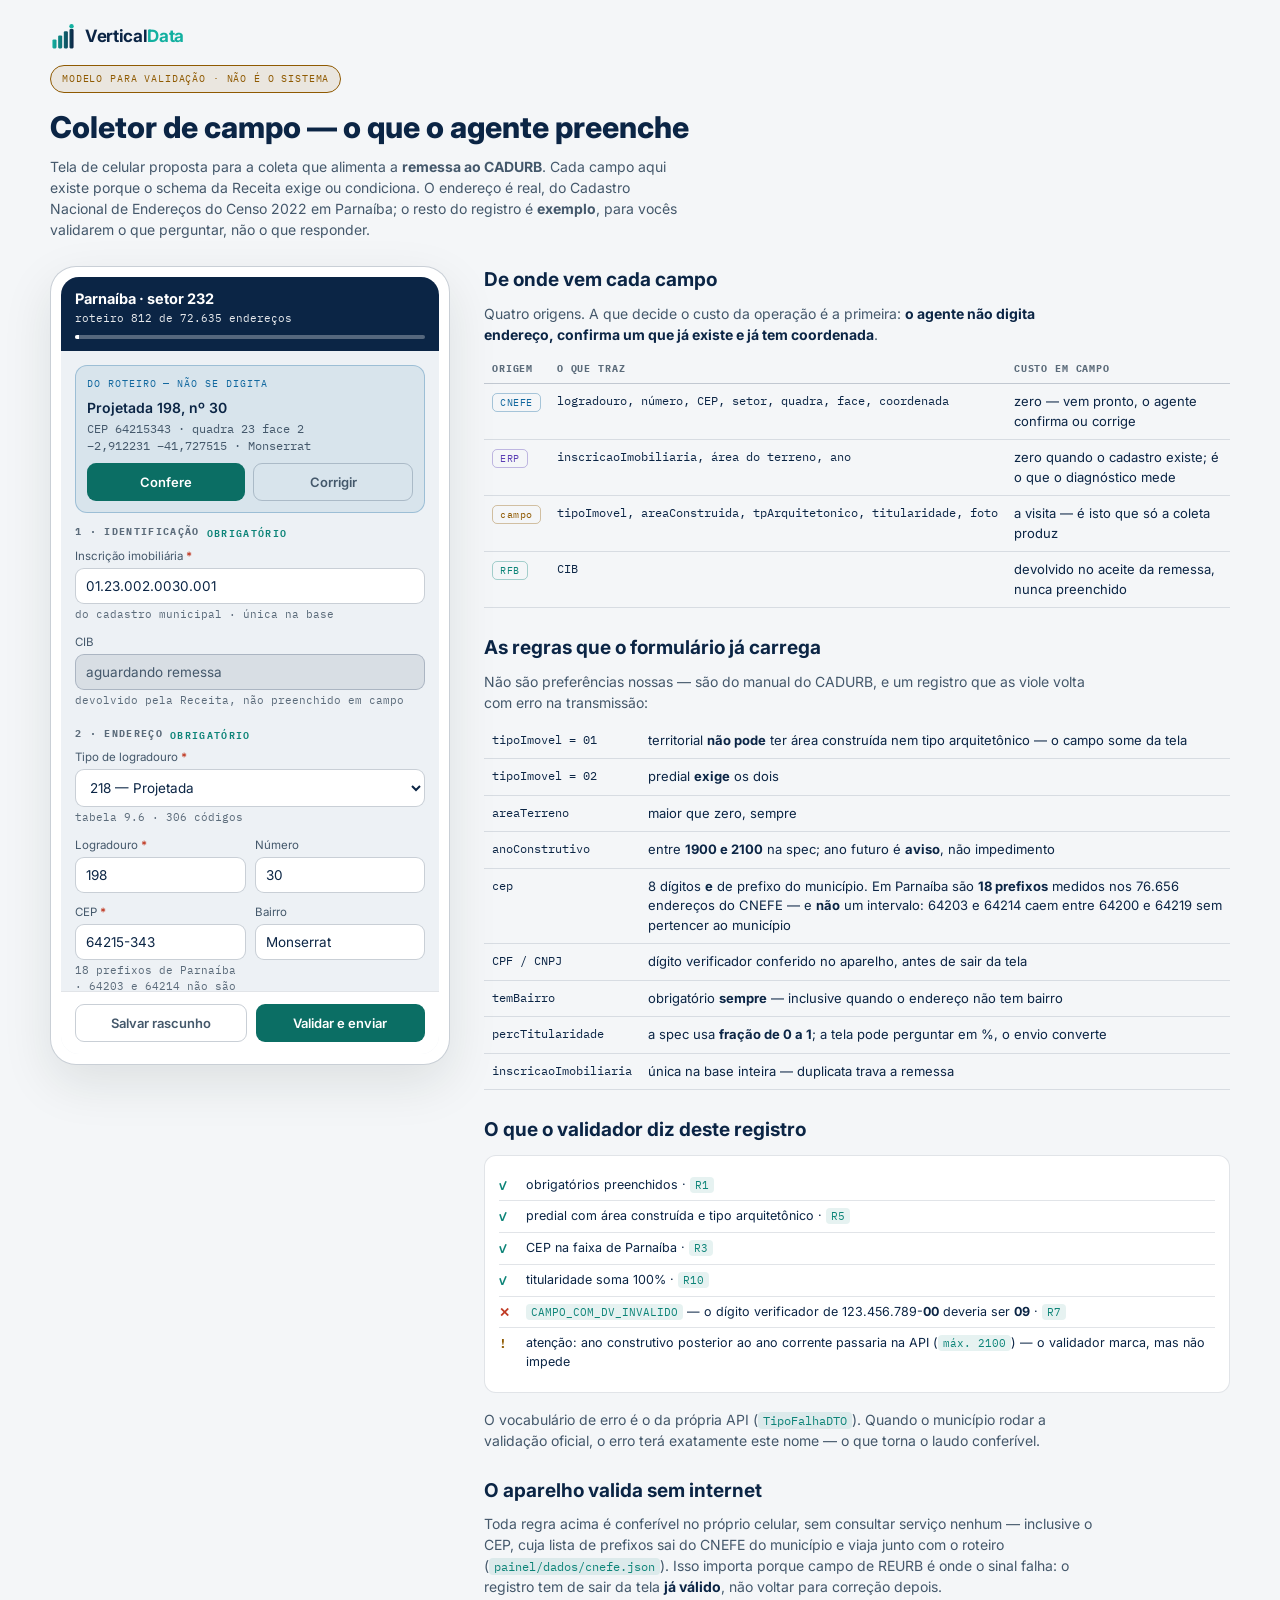
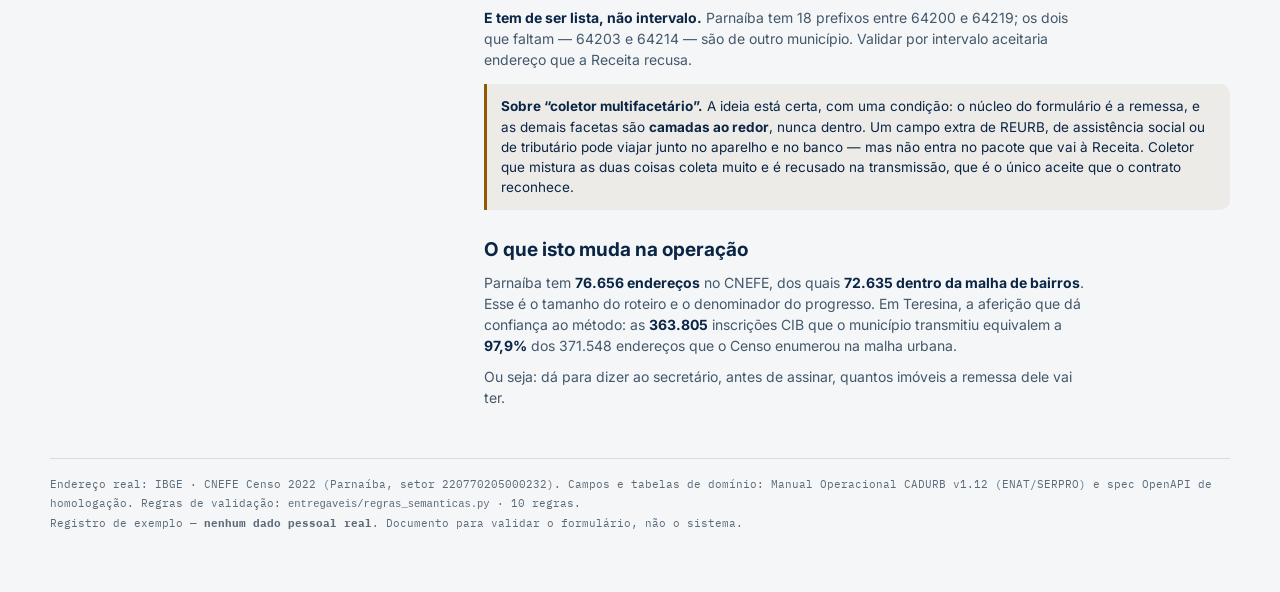
<file: coletor/index.html>
<!DOCTYPE html>
<html lang="pt-BR">
<head>
<meta charset="UTF-8">
<meta name="viewport" content="width=device-width, initial-scale=1.0">
<title>Vertical Data · Coletor CADURB</title>
<link rel="icon" href='data:image/svg+xml,%3Csvg xmlns="http://www.w3.org/2000/svg" viewBox="0 0 32 32"%3E%3Crect width="32" height="32" rx="7" fill="%230B2545"/%3E%3Cg fill="%2312B0A0"%3E%3Crect x="5.5" y="19" width="4" height="9" rx="1.2" opacity=".55"/%3E%3Crect x="11" y="15" width="4" height="13" rx="1.2" opacity=".75"/%3E%3Crect x="16.5" y="11" width="4" height="17" rx="1.2"/%3E%3Crect x="22" y="8" width="4" height="20" rx="1.2" fill="%23EAF2F8"/%3E%3C/g%3E%3Ccircle cx="24" cy="4.6" r="2.4" fill="%2312B0A0"/%3E%3C/svg%3E'>
<link rel="preconnect" href="https://fonts.googleapis.com">
<link href="https://fonts.googleapis.com/css2?family=Inter:wght@400;500;600;700;800&family=IBM+Plex+Mono:wght@400;500;600&display=swap" rel="stylesheet">
<style>
/* VD:INICIO */
/* Vertical Data — tokens de marca. FONTE ÚNICA.
 *
 * Este arquivo é o original. As páginas não o importam por <link>: elas trazem
 * uma cópia embutida entre os marcadores VD:INICIO e VD:FIM, escrita por
 * `python3 marca/aplicar.py`. É assim porque painel e coletor são aplicações de
 * arquivo único de propósito — abrem por file:// numa prefeitura sem wifi.
 *
 * Mudou uma cor? Mude AQUI e rode `python3 marca/aplicar.py`. Editar o bloco
 * embutido à mão é o que faz as duas páginas divergirem em silêncio.
 *
 * As cores vêm medidas do PDF de marca (.orca/drops/Vertical-Data-Logomarcas.pdf),
 * não estimadas de screenshot: navy #0B2545, teal #12B0A0, linha #E2E6EA,
 * superfície #F4F6F8, texto fraco #5B6B7A, azul de apoio #12689F.
 */
:root{
 /* ---- marca: os valores exatos do PDF, nunca ajustados ---- */
 --vd-navy:#0B2545;
 --vd-teal:#12B0A0;
 --vd-azul:#12689F;

 /* ---- superfície e tinta, tema claro ---- */
 --vd-bg:#F4F6F8;          /* fundo da página (a superfície do PDF) */
 --vd-painel:#FFFFFF;
 --vd-painel2:#EDF1F5;
 --vd-linha:rgba(11,37,69,.12);
 --vd-linha2:rgba(11,37,69,.22);
 --vd-tinta:#0B2545;       /* 15,4:1 sobre branco */
 --vd-tinta2:#44586B;      /*  7,4:1 */
 --vd-tinta3:#5B6B7A;      /*  5,5:1 — o cinza do próprio PDF */

 /* O teal da marca dá 2,71:1 sobre branco: serve para FORMA (logo, barra,
    preenchimento), não para TEXTO. Quem carrega texto e link no tema claro é
    este irmão escurecido, a 4,58:1. Duas variáveis porque são dois usos. */
 --vd-acento:#0D8478;      /* teal de interface — texto, link, foco */
 --vd-acento-forma:#12B0A0;/* teal de marca — ícone, barra, preenchimento */

 --vd-ambar:#8F5A02;       /* 5,8:1 */
 --vd-vermelho:#C03A24;    /* 5,4:1 */
 --vd-violeta:#5B3FB5;

 --vd-trilho:rgba(11,37,69,.09);
 --vd-veu:rgba(8,22,40,.5);
 --vd-vinheta:rgba(92,110,128,.16);
 --vd-borda-mapa:rgba(255,255,255,.85);
 --vd-grade:rgba(11,37,69,.10);
 --vd-grade-forte:rgba(11,37,69,.22);
 --vd-sel:#0B2545;
 --vd-semdado:#C6CED6;     /* ausência de dado: família própria, cinza frio */

 /* ---- rampas de dado ----
    CAR (carência): divergente, 1º quintil vermelho — o pior é o mais escuro.
    MAG (magnitude): matiz único, a do teal da marca — IPTU baixo é o ALVO,
    não um problema, então não pode ser pintado de vermelho.
    A direção é semântica e não muda com a marca; só o matiz mudou. */
 --vd-car-1:#C03A24;--vd-car-2:#C98518;--vd-car-3:#8AA64A;--vd-car-4:#3FA58F;--vd-car-5:#0D8478;
 --vd-mag-1:#D6F0EC;--vd-mag-2:#A5DFD8;--vd-mag-3:#6CC7BD;--vd-mag-4:#2FA697;--vd-mag-5:#0B6E64;

 /* ---- categórica de gráfico ----
    Ordem FIXA, nunca ciclada: a 6ª série vira "outros", não uma cor nova.
    Não são os tokens de interface: o teal de texto (--vd-acento) tem cromo
    baixo demais e lê como cinza num preenchimento, então o slot 3 usa o teal
    de FORMA. Validado: faixa de luminosidade, piso de cromo, separação sob
    daltonismo (pior par ΔE 19,7) e contraste. O slot 3 fica em 2,71:1 sobre
    branco — por isso toda série leva rótulo direto e existe visão de tabela. */
 --vd-cat-1:#12689F;--vd-cat-2:#8F5A02;--vd-cat-3:#12B0A0;--vd-cat-4:#5B3FB5;--vd-cat-5:#C03A24;

 /* ---- tipografia ---- */
 --vd-fonte:'Inter','Helvetica Neue',Arial,sans-serif;
 --vd-mono:'IBM Plex Mono',ui-monospace,monospace;
}

/* Tema escuro. O navy da marca vira a SUPERFÍCIE do painel, e o fundo da página
   desce mais um degrau — senão painel e fundo encostam e a hierarquia some. */
@media (prefers-color-scheme:dark){
 :root:not([data-theme="light"]){
  --vd-bg:#071A2E;
  --vd-painel:#0B2545;
  --vd-painel2:#123156;
  --vd-linha:rgba(232,238,244,.10);
  --vd-linha2:rgba(232,238,244,.18);
  --vd-tinta:#E8EEF4;      /* 13,2:1 sobre o navy */
  --vd-tinta2:#93AAC0;     /*  6,4:1 */
  --vd-tinta3:#7C93A9;     /*  4,8:1 */
  --vd-acento:#2FD5C0;     /*  8,4:1 — aqui o teal claro é que carrega texto */
  --vd-acento-forma:#2FD5C0;
  --vd-azul:#67B6EC;
  --vd-ambar:#F2B544;
  --vd-vermelho:#FF7A63;
  --vd-violeta:#B79CFF;
  --vd-trilho:rgba(232,238,244,.09);
  --vd-veu:rgba(4,13,24,.82);
  --vd-vinheta:rgba(4,13,24,.8);
  --vd-borda-mapa:rgba(7,26,46,.85);
  --vd-grade:rgba(232,238,244,.08);
  --vd-grade-forte:rgba(232,238,244,.18);
  --vd-sel:#E8EEF4;
  --vd-semdado:#34404E;
  --vd-car-1:#FF7A63;--vd-car-2:#F2B544;--vd-car-3:#8FB06E;--vd-car-4:#4FC9B5;--vd-car-5:#35D6C2;
  --vd-mag-1:#0E3A35;--vd-mag-2:#14574F;--vd-mag-3:#1A7A6E;--vd-mag-4:#23A796;--vd-mag-5:#35D6C2;
  /* Passos de gráfico no escuro são ESCOLHIDOS, não invertidos: a faixa de
     luminosidade para gráfico é L 0,48–0,67, mais escura que a dos tokens de
     interface (0,70–0,81). Usar os de interface aqui reprova. */
  --vd-cat-1:#4695CB;--vd-cat-2:#BD8A2E;--vd-cat-3:#1CA392;--vd-cat-4:#8F73D9;--vd-cat-5:#DE5D43;
 }
}
:root[data-theme="dark"]{
 --vd-bg:#071A2E;
 --vd-painel:#0B2545;
 --vd-painel2:#123156;
 --vd-linha:rgba(232,238,244,.10);
 --vd-linha2:rgba(232,238,244,.18);
 --vd-tinta:#E8EEF4;
 --vd-tinta2:#93AAC0;
 --vd-tinta3:#7C93A9;
 --vd-acento:#2FD5C0;
 --vd-acento-forma:#2FD5C0;
 --vd-azul:#67B6EC;
 --vd-ambar:#F2B544;
 --vd-vermelho:#FF7A63;
 --vd-violeta:#B79CFF;
 --vd-trilho:rgba(232,238,244,.09);
 --vd-veu:rgba(4,13,24,.82);
 --vd-vinheta:rgba(4,13,24,.8);
 --vd-borda-mapa:rgba(7,26,46,.85);
 --vd-grade:rgba(232,238,244,.08);
 --vd-grade-forte:rgba(232,238,244,.18);
 --vd-sel:#E8EEF4;
 --vd-semdado:#34404E;
 --vd-car-1:#FF7A63;--vd-car-2:#F2B544;--vd-car-3:#8FB06E;--vd-car-4:#4FC9B5;--vd-car-5:#35D6C2;
 --vd-mag-1:#0E3A35;--vd-mag-2:#14574F;--vd-mag-3:#1A7A6E;--vd-mag-4:#23A796;--vd-mag-5:#35D6C2;
 --vd-cat-1:#4695CB;--vd-cat-2:#BD8A2E;--vd-cat-3:#1CA392;--vd-cat-4:#8F73D9;--vd-cat-5:#DE5D43;
}
/* VD:FIM */

/* Apelidos locais → marca. O coletor usa --papel/--tela onde o painel usa
   --panel/--panel2; o vocabulário de cada página fica, a cor vem de um lugar só. */
:root{
 --bg:var(--vd-bg);--papel:var(--vd-painel);--tela:var(--vd-painel2);
 --line:var(--vd-linha);--line2:var(--vd-linha2);
 --ink:var(--vd-tinta);--mut:var(--vd-tinta2);--dim:var(--vd-tinta3);
 --teal:var(--vd-acento);--amber:var(--vd-ambar);--red:var(--vd-vermelho);
 --blue:var(--vd-azul);--violet:var(--vd-violeta);
 --trilho:var(--vd-trilho);
 --f-disp:var(--vd-fonte);--f-body:var(--vd-fonte);--f-mono:var(--vd-mono);
}
*{box-sizing:border-box;margin:0;padding:0}
body{background:var(--bg);color:var(--ink);font-family:var(--f-body);line-height:1.5;
 padding:24px 16px 60px}
.wrap{max-width:1180px;margin:0 auto;display:grid;grid-template-columns:400px 1fr;gap:34px;align-items:start}
/* item de grid não encolhe abaixo do conteúdo sem isto — era o que mantinha a
   moldura do telefone em 627px dentro de um visor de 485 */
.wrap>*{min-width:0}
@media (max-width:900px){.wrap{grid-template-columns:1fr;gap:26px}}

/* ---------- cabeçalho ---------- */
header{max-width:1180px;margin:0 auto 26px}
.marca{display:flex;align-items:center;gap:9px;margin-bottom:14px}
.marca .sig{width:26px;height:26px;flex:none;display:block}
.marca span{font-size:17px;font-weight:700;color:var(--ink);letter-spacing:-.02em}
.marca b{color:var(--vd-acento-forma);font-weight:700}
.chip{display:inline-flex;align-items:center;gap:7px;font-family:var(--f-mono);font-size:9.5px;letter-spacing:.09em;
 text-transform:uppercase;padding:6px 11px;border-radius:999px;border:1px solid var(--amber);color:var(--amber);
 background:color-mix(in srgb,var(--amber) 10%,transparent)}
h1{font-family:var(--f-disp);font-size:30px;font-weight:800;margin:12px 0 6px;text-wrap:balance}
header p{color:var(--mut);max-width:70ch;font-size:14px}

/* ---------- telefone ---------- */
.fone{width:100%;max-width:400px;margin:0 auto;background:var(--papel);border:1px solid var(--line2);border-radius:26px;padding:10px;
 box-shadow:0 18px 50px rgba(20,40,34,.10);position:sticky;top:20px}
@media (max-width:900px){
 .fone{position:static}
 /* célula em monoespaçado com nowrap era o que empurrava a página para 627px
    num visor de 485: no estreito ela quebra, e a tabela ganha rolagem própria */
 .doc table{display:block;overflow-x:auto}
 td.k{white-space:normal}
}
.tela{background:var(--tela);border-radius:18px;overflow:hidden}
/* A barra do app é superfície própria, não segue o tema: verde escuro fixo com
   texto branco. Antes usava var(--teal), que no tema escuro vira verde claro e
   deixava o texto branco ilegível. */
/* Fixos de propósito: são a moldura do aplicativo, e o branco por cima
   precisa do mesmo contraste nos dois temas — o --vd-acento clareia no
   escuro e o texto branco sumiria. Navy da marca, 15,4:1 com o branco. */
.barra{background:#0B2545;color:#fff;padding:11px 14px 12px}
.barra .t{font-family:var(--f-disp);font-size:14.5px;font-weight:700;color:#fff}
.barra .s{font-size:11px;opacity:.9;font-family:var(--f-mono);color:#fff}
.prog{height:4px;background:rgba(255,255,255,.3);border-radius:2px;margin-top:8px;overflow:hidden}
.prog i{display:block;height:100%;width:1.1%;background:#fff}
.rolo{max-height:640px;overflow-y:auto;padding:14px}

.grupo{margin-bottom:18px}
.grupo>h3{font-family:var(--f-mono);font-size:9.5px;letter-spacing:.14em;text-transform:uppercase;
 color:var(--dim);margin-bottom:8px;display:flex;align-items:center;gap:7px}
.grupo>h3 b{font-weight:600;color:var(--teal)}
.campo{margin-bottom:11px}
.campo label{display:block;font-size:11.5px;color:var(--mut);margin-bottom:3px}
.campo label .ob{color:var(--red);font-weight:600}
.campo input,.campo select,.campo textarea{width:100%;background:var(--papel);border:1px solid var(--line2);
 border-radius:9px;padding:9px 10px;font-family:var(--f-body);font-size:13.5px;color:var(--ink);outline:none}
.campo input:focus,.campo select:focus,.campo textarea:focus{border-color:var(--teal);
 outline:2px solid color-mix(in srgb,var(--teal) 45%,transparent);outline-offset:1px}
.campo input[readonly]{background:var(--trilho);color:var(--mut)}
/* `min-width:auto` é o padrão de item de grid: sem o zero, o input não encolhe
   abaixo do tamanho default e a tela do celular vaza para fora da tela real. */
.campo input,.campo select,.campo textarea{min-width:0}
.dupla{display:grid;grid-template-columns:1fr 1fr;gap:9px}
.tripla{display:grid;grid-template-columns:1fr 1fr 1fr;gap:9px}
.dupla>*,.tripla>*{min-width:0}
.fone,.tela,.rolo{max-width:100%}
.dica{font-size:10.5px;color:var(--dim);margin-top:3px;font-family:var(--f-mono)}
.vindo{background:color-mix(in srgb,var(--blue) 9%,transparent);border:1px solid color-mix(in srgb,var(--blue) 30%,transparent);
 border-radius:12px;padding:11px;margin-bottom:12px}
.vindo .tit{font-family:var(--f-mono);font-size:9.5px;letter-spacing:.1em;text-transform:uppercase;color:var(--blue);margin-bottom:6px}
.vindo .end{font-size:14px;font-weight:600}
.vindo .sub{font-size:11.5px;color:var(--mut);font-family:var(--f-mono);margin-top:2px}
.acoes{display:flex;gap:8px;margin-top:9px}
.bt{flex:1;min-width:0;border:none;border-radius:9px;padding:10px;font-family:var(--f-body);font-size:13px;font-weight:600;cursor:pointer}
.bt.ok{background:#0B6E64;color:#fff}   /* teal escuro da rampa da marca: 6,1:1 com o branco */
.bt.alt{background:transparent;border:1px solid var(--line2);color:var(--mut)}
.foto{border:1px dashed var(--line2);border-radius:12px;padding:20px;text-align:center;color:var(--dim);
 font-size:12px;font-family:var(--f-mono)}
.rodape{padding:12px 14px;border-top:1px solid var(--line);display:flex;gap:9px;background:var(--papel)}

/* ---------- coluna de explicação ---------- */
.doc h2{font-family:var(--f-disp);font-size:19px;font-weight:700;margin:26px 0 8px}
.doc h2:first-child{margin-top:0}
.doc p{color:var(--mut);font-size:14px;margin-bottom:10px;max-width:68ch}
.doc b{color:var(--ink)}
.doc code{font-family:var(--f-mono);font-size:12px;color:var(--teal);
 background:color-mix(in srgb,var(--teal) 10%,transparent);padding:1px 5px;border-radius:4px}
table{width:100%;border-collapse:collapse;font-size:13px;margin:6px 0 14px}
th{text-align:left;font-family:var(--f-mono);font-size:9.5px;letter-spacing:.09em;text-transform:uppercase;
 color:var(--dim);padding:7px 8px;border-bottom:1px solid var(--line2)}
td{padding:8px;border-bottom:1px solid var(--line);vertical-align:top}
td.k{font-family:var(--f-mono);font-size:11.5px;color:var(--ink);white-space:nowrap}
.orig{font-family:var(--f-mono);font-size:9.5px;letter-spacing:.06em;padding:2px 7px;border-radius:5px;white-space:nowrap}
.o-cnefe{color:var(--blue);border:1px solid color-mix(in srgb,var(--blue) 35%,transparent)}
.o-campo{color:var(--amber);border:1px solid color-mix(in srgb,var(--amber) 35%,transparent)}
.o-erp{color:var(--violet);border:1px solid color-mix(in srgb,var(--violet) 35%,transparent)}
.o-rfb{color:var(--teal);border:1px solid color-mix(in srgb,var(--teal) 35%,transparent)}
.aviso{border-left:3px solid var(--amber);background:color-mix(in srgb,var(--amber) 7%,transparent);
 padding:12px 14px;border-radius:0 10px 10px 0;margin:14px 0;font-size:13.5px}
.val{background:var(--papel);border:1px solid var(--line);border-radius:12px;padding:14px;margin:10px 0 16px}
.val .l{display:grid;grid-template-columns:18px 1fr;gap:9px;padding:6px 0;border-top:1px solid var(--line);font-size:12.5px}
.val .l:first-of-type{border-top:none}
.val .l .i{font-family:var(--f-mono);font-weight:600}
.val .ok .i{color:var(--teal)}.val .er .i{color:var(--red)}.val .at .i{color:var(--amber)}
.val code{font-size:11px}
/* ---------- modo só-telefone (?tela) ---------- */
/* Para mostrar ao parceiro: a tela sozinha, sem a coluna que explica de onde vem
   cada campo. Mesmo arquivo, um parâmetro — não existe segunda versão para
   esquecer de atualizar. */
.so-fone .doc,.so-fone header p,.so-fone footer{display:none}
.so-fone .wrap{grid-template-columns:1fr;max-width:470px}
.so-fone .fone{position:static;max-width:470px}
.so-fone .rolo{max-height:none}
.so-fone header{text-align:center}
/* a marca é flex: text-align não a centraliza, justify-content sim */
.so-fone .marca{justify-content:center}
.so-fone h1{font-size:22px}
.volta{display:none;max-width:470px;margin:18px auto 0;text-align:center;
 font-family:var(--f-mono);font-size:11px}
.so-fone .volta{display:block}
.volta a{color:var(--dim)}
footer{max-width:1180px;margin:40px auto 0;padding-top:16px;border-top:1px solid var(--line);
 font-family:var(--f-mono);font-size:10.5px;color:var(--dim);line-height:1.8}
</style>
</head>
<body>

<header>
 <div class="marca"><svg class="sig" viewBox="0 0 32 32" aria-hidden="true"><defs><linearGradient id="vdg" x1="3" y1="0" x2="29" y2="0" gradientUnits="userSpaceOnUse"><stop offset="0" stop-color="var(--vd-acento-forma)"/><stop offset="1" stop-color="var(--vd-tinta)"/></linearGradient></defs><g fill="url(#vdg)"><rect x="3" y="19" width="5" height="11" rx="1.4"/><rect x="10" y="14" width="5" height="16" rx="1.4"/><rect x="17" y="9" width="5" height="21" rx="1.4"/><rect x="24" y="6" width="5" height="24" rx="1.4"/></g><circle cx="26.5" cy="2.7" r="2.7" fill="var(--vd-acento-forma)"/></svg><span>Vertical<b>Data</b></span></div>
 <span class="chip">modelo para validação · não é o sistema</span>
 <h1>Coletor de campo — o que o agente preenche</h1>
 <p>Tela de celular proposta para a coleta que alimenta a <b>remessa ao CADURB</b>. Cada campo aqui
 existe porque o schema da Receita exige ou condiciona. O endereço é real, do Cadastro Nacional de
 Endereços do Censo 2022 em Parnaíba; o resto do registro é <b>exemplo</b>, para vocês validarem
 o que perguntar, não o que responder.</p>
</header>

<div class="wrap">

<!-- ============ TELEFONE ============ -->
<div class="fone">
 <div class="tela">
  <div class="barra">
   <div class="t">Parnaíba · setor 232</div>
   <div class="s">roteiro 812 de 72.635 endereços</div>
   <div class="prog"><i></i></div>
  </div>

  <div class="rolo">

   <div class="vindo">
    <div class="tit">do roteiro — não se digita</div>
    <div class="end">Projetada 198, nº 30</div>
    <div class="sub">CEP 64215343 · quadra 23 face 2<br>−2,912231 −41,727515 · Monserrat</div>
    <div class="acoes">
     <button class="bt ok">Confere</button>
     <button class="bt alt">Corrigir</button>
    </div>
   </div>

   <div class="grupo">
    <h3>1 · Identificação <b>obrigatório</b></h3>
    <div class="campo">
     <label for="inscricao-imobiliaria">Inscrição imobiliária <span class="ob">*</span></label>
     <input id="inscricao-imobiliaria" value="01.23.002.0030.001">
     <div class="dica">do cadastro municipal · única na base</div>
    </div>
    <div class="campo">
     <label for="cib">CIB</label>
     <input id="cib" value="aguardando remessa" readonly>
     <div class="dica">devolvido pela Receita, não preenchido em campo</div>
    </div>
   </div>

   <div class="grupo">
    <h3>2 · Endereço <b>obrigatório</b></h3>
    <div class="campo">
     <label for="tipo-de-logradouro">Tipo de logradouro <span class="ob">*</span></label>
     <select id="tipo-de-logradouro"><option>218 — Projetada</option><option>250 — Rua</option><option>26 — Avenida</option><option>273 — Travessa</option></select>
     <div class="dica">tabela 9.6 · 306 códigos</div>
    </div>
    <div class="dupla">
     <div class="campo"><label for="logradouro">Logradouro <span class="ob">*</span></label><input id="logradouro" value="198"></div>
     <div class="campo"><label for="numero">Número</label><input id="numero" value="30"></div>
    </div>
    <div class="dupla">
     <div class="campo"><label for="cep">CEP <span class="ob">*</span></label><input id="cep" value="64215-343">
      <div class="dica">18 prefixos de Parnaíba · 64203 e 64214 não são daqui</div></div>
     <div class="campo"><label for="bairro">Bairro</label><input id="bairro" value="Monserrat"></div>
    </div>
    <div class="campo">
     <label for="o-endereco-tem-bairro">O endereço tem bairro? <span class="ob">*</span></label>
     <select id="o-endereco-tem-bairro"><option>sim</option><option>não</option></select>
     <div class="dica">campo temBairro · obrigatório mesmo quando a resposta é não</div>
    </div>
    <div class="campo"><label for="complemento">Complemento</label><input id="complemento" placeholder="fundos, casa 2, apto…"></div>
   </div>

   <div class="grupo">
    <h3>3 · Imóvel <b>obrigatório</b></h3>
    <div class="campo">
     <label>Tipo do imóvel <span class="ob">*</span></label>
     <select id="tipoImovel"><option value="02">02 — Predial (com edificação)</option><option value="01">01 — Territorial (sem edificação)</option><option value="03">03 — Características especiais</option></select>
     <div class="dica">tabela 9.1 · decide os campos abaixo</div>
    </div>
    <div class="dupla">
     <div class="campo"><label for="area-do-terreno-m2">Área do terreno (m²) <span class="ob">*</span></label><input id="area-do-terreno-m2" value="250,00"></div>
     <div class="campo predial"><label for="area-construida-m2">Área construída (m²) <span class="ob">*</span></label><input id="area-construida-m2" value="86,50"></div>
    </div>
    <div class="campo predial">
     <label for="tipo-arquitetonico">Tipo arquitetônico <span class="ob">*</span></label>
     <select id="tipo-arquitetonico"><option>01 — Casa</option><option>02 — Apartamento</option><option>07 — Loja</option><option>11 — Galpão</option></select>
     <div class="dica">tabela 9.2 · campo <code>tpArquitetonico</code> · só quando predial</div>
    </div>
    <div class="dupla">
     <div class="campo"><label for="ano-de-construcao">Ano de construção</label><input id="ano-de-construcao" value="1998"></div>
     <div class="campo"><label for="padrao">Padrão</label>
      <select id="padrao"><option>01 — Popular</option><option>02 — Baixo</option><option>03 — Normal</option></select></div>
    </div>
    <div class="campo">
     <label for="destinacao">Destinação</label>
     <select id="destinacao"><option>01 — Residencial</option><option>02 — Comercial</option><option>14 — Uso misto</option></select>
     <div class="dica">tabela 9.4</div>
    </div>
   </div>

   <div class="grupo">
    <h3>4 · Titularidade</h3>
    <div class="campo">
     <label for="tipo">Tipo</label>
     <select id="tipo"><option>06 — Possuidor por simples ocupação</option><option>01 — Proprietário</option><option>05 — Possuidor a justo título</option></select>
     <div class="dica">tabela 9.7 · na REURB, quase sempre posse</div>
    </div>
    <div class="campo">
     <label for="documento">Documento</label>
     <select id="documento"><option>05 — Documento de Posse Emitido por Órgão Público</option><option>03 — Instrumento particular</option><option>01 — Escritura pública</option></select>
    </div>
    <div class="dupla">
     <div class="campo"><label for="cpf-cnpj">CPF / CNPJ</label><input id="cpf-cnpj" value="123.456.789-00"></div>
     <div class="campo"><label for="participacao">Participação</label><input id="participacao" value="100%">
      <div class="dica">grava 1,000</div></div>
    </div>
    <div class="campo"><label for="nome">Nome</label><input id="nome" value="[exemplo — não usar dado real em teste]"></div>
    <div class="dica">a tela pergunta em %, o envio usa fração de 0 a 1 · a soma
     dos titulares do imóvel fecha 1,000</div>
   </div>

   <div class="grupo">
    <h3>5 · Evidência de campo</h3>
    <div class="foto">📷 foto da fachada<br><span style="font-size:10px">carimba data, hora e coordenada</span></div>
    <div class="campo" style="margin-top:11px">
     <label for="coordenada-aferida">Coordenada aferida</label>
     <input id="coordenada-aferida" value="−2,912228  −41,727511  ±4 m" readonly>
     <div class="dica">GPS do aparelho · compara com a do roteiro</div>
    </div>
    <div class="campo"><label for="observacao">Observação</label><textarea id="observacao" rows="2" placeholder="imóvel fechado, morador ausente…"></textarea></div>
   </div>

  </div>
  <div class="rodape">
   <button class="bt alt">Salvar rascunho</button>
   <button class="bt ok">Validar e enviar</button>
  </div>
 </div>
</div>

<!-- ============ EXPLICAÇÃO ============ -->
<div class="doc">

 <h2>De onde vem cada campo</h2>
 <p>Quatro origens. A que decide o custo da operação é a primeira: <b>o agente não digita
 endereço, confirma um que já existe e já tem coordenada</b>.</p>

 <table>
  <thead><tr><th>Origem</th><th>O que traz</th><th>Custo em campo</th></tr></thead>
  <tbody>
   <tr><td><span class="orig o-cnefe">CNEFE</span></td>
       <td class="k">logradouro, número, CEP, setor, quadra, face, coordenada</td>
       <td>zero — vem pronto, o agente confirma ou corrige</td></tr>
   <tr><td><span class="orig o-erp">ERP</span></td>
       <td class="k">inscricaoImobiliaria, área do terreno, ano</td>
       <td>zero quando o cadastro existe; é o que o diagnóstico mede</td></tr>
   <tr><td><span class="orig o-campo">campo</span></td>
       <td class="k">tipoImovel, areaConstruida, tpArquitetonico, titularidade, foto</td>
       <td>a visita — é isto que só a coleta produz</td></tr>
   <tr><td><span class="orig o-rfb">RFB</span></td>
       <td class="k">CIB</td>
       <td>devolvido no aceite da remessa, nunca preenchido</td></tr>
  </tbody>
 </table>

 <h2>As regras que o formulário já carrega</h2>
 <p>Não são preferências nossas — são do manual do CADURB, e um registro que as viole
 volta com erro na transmissão:</p>
 <table>
  <tbody>
   <tr><td class="k">tipoImovel = 01</td><td>territorial <b>não pode</b> ter área construída nem tipo arquitetônico — o campo some da tela</td></tr>
   <tr><td class="k">tipoImovel = 02</td><td>predial <b>exige</b> os dois</td></tr>
   <tr><td class="k">areaTerreno</td><td>maior que zero, sempre</td></tr>
   <tr><td class="k">anoConstrutivo</td><td>entre <b>1900 e 2100</b> na spec; ano futuro é <b>aviso</b>, não impedimento</td></tr>
   <tr><td class="k">cep</td><td>8 dígitos <b>e</b> de prefixo do município. Em Parnaíba são <b>18 prefixos</b> medidos nos 76.656 endereços do CNEFE — e <b>não</b> um intervalo: 64203 e 64214 caem entre 64200 e 64219 sem pertencer ao município</td></tr>
   <tr><td class="k">CPF / CNPJ</td><td>dígito verificador conferido no aparelho, antes de sair da tela</td></tr>
   <tr><td class="k">temBairro</td><td>obrigatório <b>sempre</b> — inclusive quando o endereço não tem bairro</td></tr>
   <tr><td class="k">percTitularidade</td><td>a spec usa <b>fração de 0 a 1</b>; a tela pode perguntar em %, o envio converte</td></tr>
   <tr><td class="k">inscricaoImobiliaria</td><td>única na base inteira — duplicata trava a remessa</td></tr>
  </tbody>
 </table>

 <h2>O que o validador diz deste registro</h2>
 <div class="val">
  <div class="l ok"><div class="i">✓</div><div>obrigatórios preenchidos · <code>R1</code></div></div>
  <div class="l ok"><div class="i">✓</div><div>predial com área construída e tipo arquitetônico · <code>R5</code></div></div>
  <div class="l ok"><div class="i">✓</div><div>CEP na faixa de Parnaíba · <code>R3</code></div></div>
  <div class="l ok"><div class="i">✓</div><div>titularidade soma 100% · <code>R10</code></div></div>
  <div class="l er"><div class="i">✕</div><div><code>CAMPO_COM_DV_INVALIDO</code> — o dígito verificador de 123.456.789-<b>00</b> deveria ser <b>09</b> · <code>R7</code></div></div>
  <div class="l at"><div class="i">!</div><div>atenção: ano construtivo posterior ao ano corrente passaria na API (<code>máx. 2100</code>) — o validador marca, mas não impede</div></div>
 </div>
 <p>O vocabulário de erro é o da própria API (<code>TipoFalhaDTO</code>). Quando o município rodar a
 validação oficial, o erro terá exatamente este nome — o que torna o laudo conferível.</p>

 <h2>O aparelho valida sem internet</h2>
 <p>Toda regra acima é conferível no próprio celular, sem consultar serviço nenhum — inclusive o
 CEP, cuja lista de prefixos sai do CNEFE do município e viaja junto com o roteiro
 (<code>painel/dados/cnefe.json</code>). Isso importa porque campo de REURB é onde o sinal falha:
 o registro tem de sair da tela <b>já válido</b>, não voltar para correção depois.</p>
 <p><b>E tem de ser lista, não intervalo.</b> Parnaíba tem 18 prefixos entre 64200 e 64219; os dois
 que faltam — 64203 e 64214 — são de outro município. Validar por intervalo aceitaria endereço que
 a Receita recusa.</p>

 <div class="aviso">
  <b>Sobre “coletor multifacetário”.</b> A ideia está certa, com uma condição: o núcleo do
  formulário é a remessa, e as demais facetas são <b>camadas ao redor</b>, nunca dentro. Um campo
  extra de REURB, de assistência social ou de tributário pode viajar junto no aparelho e no banco —
  mas não entra no pacote que vai à Receita. Coletor que mistura as duas coisas coleta muito e é
  recusado na transmissão, que é o único aceite que o contrato reconhece.
 </div>

 <h2>O que isto muda na operação</h2>
 <p>Parnaíba tem <b>76.656 endereços</b> no CNEFE, dos quais <b>72.635 dentro da malha de bairros</b>.
 Esse é o tamanho do roteiro e o denominador do progresso. Em Teresina, a aferição que dá confiança
 ao método: as <b>363.805</b> inscrições CIB que o município transmitiu equivalem a <b>97,9%</b> dos
 371.548 endereços que o Censo enumerou na malha urbana.</p>
 <p>Ou seja: dá para dizer ao secretário, antes de assinar, quantos imóveis a remessa dele vai ter.</p>

</div>
</div>

<div class="volta"><a href="./">ver de onde vem cada campo, as regras e o que o validador diz →</a></div>

<footer>
 Endereço real: IBGE · CNEFE Censo 2022 (Parnaíba, setor 220770205000232).
 Campos e tabelas de domínio: Manual Operacional CADURB v1.12 (ENAT/SERPRO) e spec OpenAPI de homologação.
 Regras de validação: <code>entregaveis/regras_semanticas.py</code> · 10 regras.<br>
 Registro de exemplo — <b>nenhum dado pessoal real</b>. Documento para validar o formulário, não o sistema.
</footer>

<script>
/* ?tela abre só o telefone — é o que vai ao parceiro para ele considerar a tela,
   sem a documentação do lado. */
if (/[?&]tela\b/.test(location.search)) document.body.classList.add('so-fone');

/* A regra R5 não é texto: territorial (01) não pode ter área construída nem tipo
   arquitetônico, e o manual trata o preenchimento como incompatível. Aqui os
   campos somem de verdade — é isso que o parceiro precisa ver funcionando. */
const tipo = document.getElementById('tipoImovel');
const prediais = document.querySelectorAll('.predial');
function aplicarR5(){
  const territorial = tipo.value === '01';
  prediais.forEach(c => { c.hidden = territorial; });
}
tipo.addEventListener('change', aplicarR5);
aplicarR5();
</script>
</body>
</html>
</file>
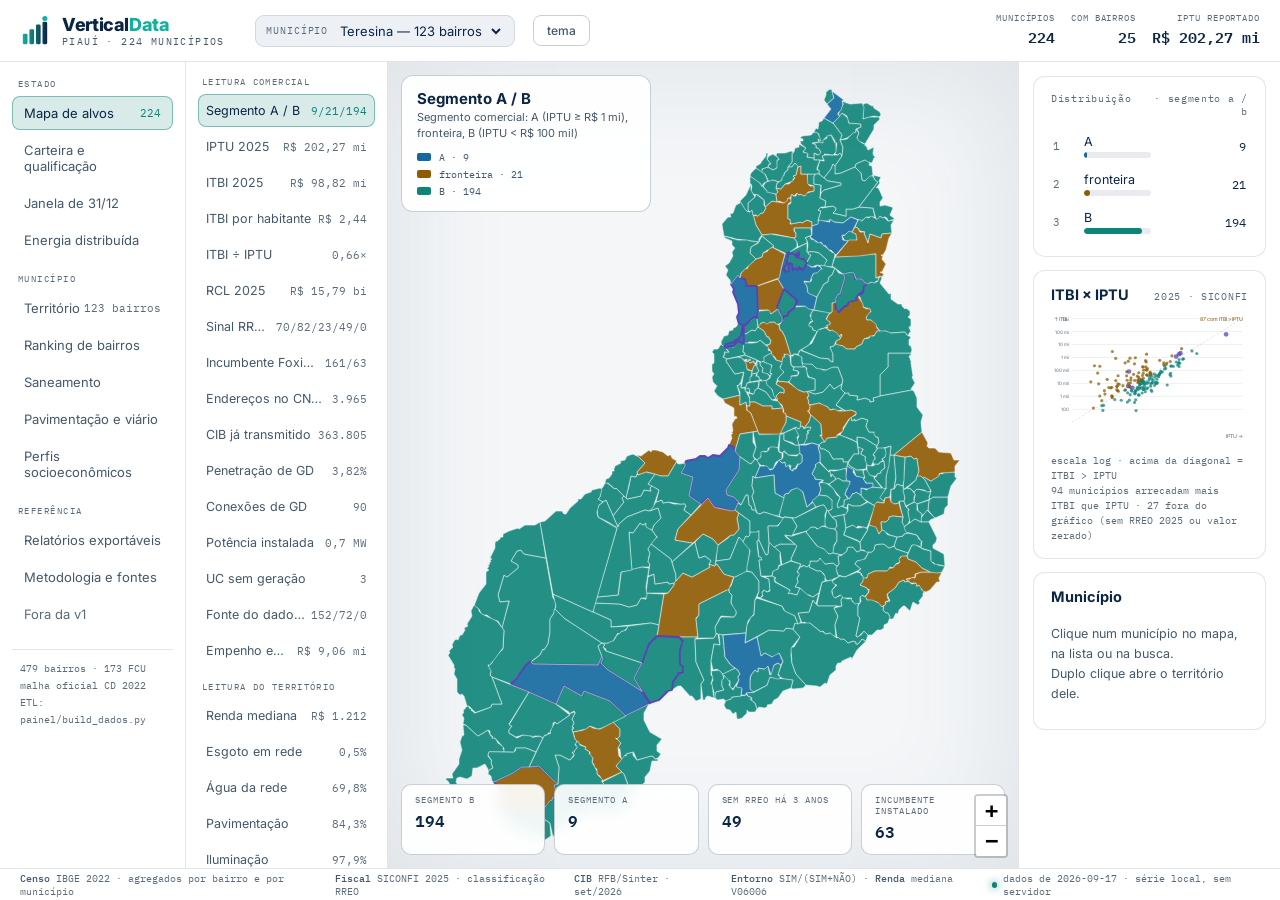
<file: painel/index.html>
<!DOCTYPE html>
<html lang="pt-BR">
<head>
<meta charset="UTF-8">
<meta name="viewport" content="width=device-width, initial-scale=1.0">
<title>Vertical Data · Piauí</title>
<link rel="icon" href='data:image/svg+xml,%3Csvg xmlns="http://www.w3.org/2000/svg" viewBox="0 0 32 32"%3E%3Crect width="32" height="32" rx="7" fill="%230B2545"/%3E%3Cg fill="%2312B0A0"%3E%3Crect x="5.5" y="19" width="4" height="9" rx="1.2" opacity=".55"/%3E%3Crect x="11" y="15" width="4" height="13" rx="1.2" opacity=".75"/%3E%3Crect x="16.5" y="11" width="4" height="17" rx="1.2"/%3E%3Crect x="22" y="8" width="4" height="20" rx="1.2" fill="%23EAF2F8"/%3E%3C/g%3E%3Ccircle cx="24" cy="4.6" r="2.4" fill="%2312B0A0"/%3E%3C/svg%3E'>
<link rel="preconnect" href="https://fonts.googleapis.com">
<link href="https://fonts.googleapis.com/css2?family=Inter:wght@400;500;600;700;800&family=IBM+Plex+Mono:wght@400;500;600&display=swap" rel="stylesheet">
<!-- Leaflet vendorizado: o painel roda sem internet (demonstração em prefeitura não depende de wifi) -->
<link rel="stylesheet" href="vendor/leaflet/leaflet.css">
<script src="vendor/leaflet/leaflet.js"></script>
<style>
/* Tema CLARO na raiz; o escuro é redefinido nos dois blocos abaixo. Toda cor
   usada pelo mapa e pelos gráficos também é token — o JS lê daqui, para não
   existir uma paleta de CSS e outra de JavaScript. */
/* VD:INICIO */
/* Vertical Data — tokens de marca. FONTE ÚNICA.
 *
 * Este arquivo é o original. As páginas não o importam por <link>: elas trazem
 * uma cópia embutida entre os marcadores VD:INICIO e VD:FIM, escrita por
 * `python3 marca/aplicar.py`. É assim porque painel e coletor são aplicações de
 * arquivo único de propósito — abrem por file:// numa prefeitura sem wifi.
 *
 * Mudou uma cor? Mude AQUI e rode `python3 marca/aplicar.py`. Editar o bloco
 * embutido à mão é o que faz as duas páginas divergirem em silêncio.
 *
 * As cores vêm medidas do PDF de marca (.orca/drops/Vertical-Data-Logomarcas.pdf),
 * não estimadas de screenshot: navy #0B2545, teal #12B0A0, linha #E2E6EA,
 * superfície #F4F6F8, texto fraco #5B6B7A, azul de apoio #12689F.
 */
:root{
 /* ---- marca: os valores exatos do PDF, nunca ajustados ---- */
 --vd-navy:#0B2545;
 --vd-teal:#12B0A0;
 --vd-azul:#12689F;

 /* ---- superfície e tinta, tema claro ---- */
 --vd-bg:#F4F6F8;          /* fundo da página (a superfície do PDF) */
 --vd-painel:#FFFFFF;
 --vd-painel2:#EDF1F5;
 --vd-linha:rgba(11,37,69,.12);
 --vd-linha2:rgba(11,37,69,.22);
 --vd-tinta:#0B2545;       /* 15,4:1 sobre branco */
 --vd-tinta2:#44586B;      /*  7,4:1 */
 --vd-tinta3:#5B6B7A;      /*  5,5:1 — o cinza do próprio PDF */

 /* O teal da marca dá 2,71:1 sobre branco: serve para FORMA (logo, barra,
    preenchimento), não para TEXTO. Quem carrega texto e link no tema claro é
    este irmão escurecido, a 4,58:1. Duas variáveis porque são dois usos. */
 --vd-acento:#0D8478;      /* teal de interface — texto, link, foco */
 --vd-acento-forma:#12B0A0;/* teal de marca — ícone, barra, preenchimento */

 --vd-ambar:#8F5A02;       /* 5,8:1 */
 --vd-vermelho:#C03A24;    /* 5,4:1 */
 --vd-violeta:#5B3FB5;

 --vd-trilho:rgba(11,37,69,.09);
 --vd-veu:rgba(8,22,40,.5);
 --vd-vinheta:rgba(92,110,128,.16);
 --vd-borda-mapa:rgba(255,255,255,.85);
 --vd-grade:rgba(11,37,69,.10);
 --vd-grade-forte:rgba(11,37,69,.22);
 --vd-sel:#0B2545;
 --vd-semdado:#C6CED6;     /* ausência de dado: família própria, cinza frio */

 /* ---- rampas de dado ----
    CAR (carência): divergente, 1º quintil vermelho — o pior é o mais escuro.
    MAG (magnitude): matiz único, a do teal da marca — IPTU baixo é o ALVO,
    não um problema, então não pode ser pintado de vermelho.
    A direção é semântica e não muda com a marca; só o matiz mudou. */
 --vd-car-1:#C03A24;--vd-car-2:#C98518;--vd-car-3:#8AA64A;--vd-car-4:#3FA58F;--vd-car-5:#0D8478;
 --vd-mag-1:#D6F0EC;--vd-mag-2:#A5DFD8;--vd-mag-3:#6CC7BD;--vd-mag-4:#2FA697;--vd-mag-5:#0B6E64;

 /* ---- categórica de gráfico ----
    Ordem FIXA, nunca ciclada: a 6ª série vira "outros", não uma cor nova.
    Não são os tokens de interface: o teal de texto (--vd-acento) tem cromo
    baixo demais e lê como cinza num preenchimento, então o slot 3 usa o teal
    de FORMA. Validado: faixa de luminosidade, piso de cromo, separação sob
    daltonismo (pior par ΔE 19,7) e contraste. O slot 3 fica em 2,71:1 sobre
    branco — por isso toda série leva rótulo direto e existe visão de tabela. */
 --vd-cat-1:#12689F;--vd-cat-2:#8F5A02;--vd-cat-3:#12B0A0;--vd-cat-4:#5B3FB5;--vd-cat-5:#C03A24;

 /* ---- tipografia ---- */
 --vd-fonte:'Inter','Helvetica Neue',Arial,sans-serif;
 --vd-mono:'IBM Plex Mono',ui-monospace,monospace;
}

/* Tema escuro. O navy da marca vira a SUPERFÍCIE do painel, e o fundo da página
   desce mais um degrau — senão painel e fundo encostam e a hierarquia some. */
@media (prefers-color-scheme:dark){
 :root:not([data-theme="light"]){
  --vd-bg:#071A2E;
  --vd-painel:#0B2545;
  --vd-painel2:#123156;
  --vd-linha:rgba(232,238,244,.10);
  --vd-linha2:rgba(232,238,244,.18);
  --vd-tinta:#E8EEF4;      /* 13,2:1 sobre o navy */
  --vd-tinta2:#93AAC0;     /*  6,4:1 */
  --vd-tinta3:#7C93A9;     /*  4,8:1 */
  --vd-acento:#2FD5C0;     /*  8,4:1 — aqui o teal claro é que carrega texto */
  --vd-acento-forma:#2FD5C0;
  --vd-azul:#67B6EC;
  --vd-ambar:#F2B544;
  --vd-vermelho:#FF7A63;
  --vd-violeta:#B79CFF;
  --vd-trilho:rgba(232,238,244,.09);
  --vd-veu:rgba(4,13,24,.82);
  --vd-vinheta:rgba(4,13,24,.8);
  --vd-borda-mapa:rgba(7,26,46,.85);
  --vd-grade:rgba(232,238,244,.08);
  --vd-grade-forte:rgba(232,238,244,.18);
  --vd-sel:#E8EEF4;
  --vd-semdado:#34404E;
  --vd-car-1:#FF7A63;--vd-car-2:#F2B544;--vd-car-3:#8FB06E;--vd-car-4:#4FC9B5;--vd-car-5:#35D6C2;
  --vd-mag-1:#0E3A35;--vd-mag-2:#14574F;--vd-mag-3:#1A7A6E;--vd-mag-4:#23A796;--vd-mag-5:#35D6C2;
  /* Passos de gráfico no escuro são ESCOLHIDOS, não invertidos: a faixa de
     luminosidade para gráfico é L 0,48–0,67, mais escura que a dos tokens de
     interface (0,70–0,81). Usar os de interface aqui reprova. */
  --vd-cat-1:#4695CB;--vd-cat-2:#BD8A2E;--vd-cat-3:#1CA392;--vd-cat-4:#8F73D9;--vd-cat-5:#DE5D43;
 }
}
:root[data-theme="dark"]{
 --vd-bg:#071A2E;
 --vd-painel:#0B2545;
 --vd-painel2:#123156;
 --vd-linha:rgba(232,238,244,.10);
 --vd-linha2:rgba(232,238,244,.18);
 --vd-tinta:#E8EEF4;
 --vd-tinta2:#93AAC0;
 --vd-tinta3:#7C93A9;
 --vd-acento:#2FD5C0;
 --vd-acento-forma:#2FD5C0;
 --vd-azul:#67B6EC;
 --vd-ambar:#F2B544;
 --vd-vermelho:#FF7A63;
 --vd-violeta:#B79CFF;
 --vd-trilho:rgba(232,238,244,.09);
 --vd-veu:rgba(4,13,24,.82);
 --vd-vinheta:rgba(4,13,24,.8);
 --vd-borda-mapa:rgba(7,26,46,.85);
 --vd-grade:rgba(232,238,244,.08);
 --vd-grade-forte:rgba(232,238,244,.18);
 --vd-sel:#E8EEF4;
 --vd-semdado:#34404E;
 --vd-car-1:#FF7A63;--vd-car-2:#F2B544;--vd-car-3:#8FB06E;--vd-car-4:#4FC9B5;--vd-car-5:#35D6C2;
 --vd-mag-1:#0E3A35;--vd-mag-2:#14574F;--vd-mag-3:#1A7A6E;--vd-mag-4:#23A796;--vd-mag-5:#35D6C2;
 --vd-cat-1:#4695CB;--vd-cat-2:#BD8A2E;--vd-cat-3:#1CA392;--vd-cat-4:#8F73D9;--vd-cat-5:#DE5D43;
}
/* VD:FIM */

/* Apelidos locais → marca. Declarados UMA vez: os `--vd-*` já trocam sozinhos
   entre claro e escuro, então não existe mais um bloco de tema por página.
   O JS lê estes mesmos nomes por getComputedStyle — uma paleta só. */
:root{
 --bg:var(--vd-bg);--panel:var(--vd-painel);--panel2:var(--vd-painel2);
 --line:var(--vd-linha);--line2:var(--vd-linha2);
 --ink:var(--vd-tinta);--mut:var(--vd-tinta2);--dim:var(--vd-tinta3);
 --teal:var(--vd-acento);--amber:var(--vd-ambar);--red:var(--vd-vermelho);
 --blue:var(--vd-azul);--violet:var(--vd-violeta);
 --trilho:var(--vd-trilho);--vinheta:var(--vd-vinheta);--veu:var(--vd-veu);
 --borda-mapa:var(--vd-borda-mapa);--eixo:var(--vd-tinta3);
 --grade:var(--vd-grade);--grade-forte:var(--vd-grade-forte);
 --sel:var(--vd-sel);--semdado:var(--vd-semdado);
 --car-1:var(--vd-car-1);--car-2:var(--vd-car-2);--car-3:var(--vd-car-3);--car-4:var(--vd-car-4);--car-5:var(--vd-car-5);
 --mag-1:var(--vd-mag-1);--mag-2:var(--vd-mag-2);--mag-3:var(--vd-mag-3);--mag-4:var(--vd-mag-4);--mag-5:var(--vd-mag-5);
 --f-disp:var(--vd-fonte);--f-body:var(--vd-fonte);--f-mono:var(--vd-mono);
}
*{box-sizing:border-box;margin:0;padding:0}
html,body{height:100%}
body{background:var(--bg);color:var(--ink);font-family:var(--f-body);overflow:hidden;
 background-image:linear-gradient(var(--grade) 1px,transparent 1px),linear-gradient(90deg,var(--grade) 1px,transparent 1px);
 background-size:44px 44px}
.app{display:grid;grid-template-columns:246px 1fr;grid-template-rows:62px 1fr 32px;height:100vh}
a{color:var(--teal)}
/* header */
header{grid-column:1/3;display:flex;align-items:center;gap:18px;padding:0 20px;border-bottom:1px solid var(--line);background:var(--panel)}
.logo{display:flex;align-items:center;gap:12px}
.logo .sig{width:30px;height:30px;flex:none;display:block}
.logo h1{letter-spacing:-.02em}
.logo h1 span{color:var(--vd-acento-forma)}
.logo h1{font-family:var(--f-disp);font-size:18px;font-weight:800}
.logo .sub{font-size:10px;color:var(--mut);font-family:var(--f-mono);letter-spacing:.14em;text-transform:uppercase}
.munpick{display:flex;align-items:center;gap:8px;margin-left:12px;background:var(--panel2);border:1px solid var(--line);border-radius:9px;padding:6px 10px;min-width:0}
.munpick label{font-size:9.5px;color:var(--dim);font-family:var(--f-mono);letter-spacing:.1em;text-transform:uppercase;flex:none}
.munpick select{background:transparent;border:none;color:var(--ink);font-family:var(--f-body);font-size:13px;outline:none;max-width:230px;min-width:0;flex:1 1 0}
.munpick select option{background:var(--vd-painel);color:var(--vd-tinta)}
.hk{display:flex;gap:22px;margin-left:auto;min-width:0}
.hk .i{text-align:right}
.hk .l{font-size:9px;color:var(--dim);font-family:var(--f-mono);letter-spacing:.1em;text-transform:uppercase}
.hk .v{font-family:var(--f-mono);font-size:16px;font-weight:600;margin-top:2px}
/* nav */
nav{border-right:1px solid var(--line);padding:14px 12px;overflow-y:auto;background:var(--panel)}
.nav-l{font-size:9px;color:var(--dim);font-family:var(--f-mono);letter-spacing:.16em;text-transform:uppercase;margin:16px 6px 7px}
.nav-l:first-child{margin-top:2px}
/* box-sizing depois de `all:unset`: o reset devolve a propriedade a content-box
   e o `*{box-sizing:border-box}` do topo não vale mais aqui. Sem isto, width:100%
   soma os 22px de padding e o botão vaza da coluna. */
nav button{all:unset;box-sizing:border-box;display:flex;align-items:center;justify-content:space-between;width:100%;padding:8px 11px;border-radius:8px;cursor:pointer;font-size:13px;color:var(--mut);border:1px solid transparent;transition:.14s;margin-bottom:3px}
nav button:hover{color:var(--ink);background:color-mix(in srgb,var(--teal) 10%,transparent)}
nav button.on{color:var(--ink);background:color-mix(in srgb,var(--teal) 16%,transparent);border-color:color-mix(in srgb,var(--teal) 45%,transparent)}
nav button .c{font-family:var(--f-mono);font-size:10.5px;color:var(--dim)}
nav button.on .c{color:var(--teal)}
nav button.frozen{color:var(--dim)}
.navfoot{margin-top:18px;padding:10px 8px;border-top:1px solid var(--line);font-size:10px;color:var(--dim);font-family:var(--f-mono);line-height:1.7}
/* main */
main{overflow-y:auto;position:relative}
.page{display:none;padding:20px 24px 40px}
.page.on{display:block}
.page.full{padding:0;height:100%}
.topbar{display:flex;align-items:flex-start;gap:16px;margin-bottom:16px}
.topbar h2{font-family:var(--f-disp);font-size:22px;font-weight:800}
.topbar .meta{font-size:12px;color:var(--mut);margin-top:3px;max-width:820px;line-height:1.55}
.chip{margin-left:auto;flex:none;display:inline-flex;align-items:center;gap:7px;font-family:var(--f-mono);font-size:9.5px;letter-spacing:.09em;text-transform:uppercase;padding:6px 11px;border-radius:999px;border:1px solid}
.chip .d{width:7px;height:7px;border-radius:2px}
.chip.real{color:var(--teal);border-color:color-mix(in srgb,var(--teal) 50%,transparent);background:color-mix(in srgb,var(--teal) 11%,transparent)}
.chip.real .d{background:var(--teal)}
.chip.hip{color:var(--amber);border-color:color-mix(in srgb,var(--amber) 40%,transparent);background:color-mix(in srgb,var(--amber) 9%,transparent)}
.chip.hip .d{background:var(--amber)}
.chip.frz{color:var(--red);border-color:color-mix(in srgb,var(--red) 35%,transparent);background:color-mix(in srgb,var(--red) 8%,transparent)}
.chip.frz .d{background:var(--red)}
/* cards / grids */
.grid{display:grid;gap:14px}
.g2{grid-template-columns:repeat(2,1fr)}.g3{grid-template-columns:repeat(3,1fr)}.g4{grid-template-columns:repeat(4,1fr)}
.card{background:var(--panel);border:1px solid var(--line);border-radius:12px;padding:15px 17px}
.card h3{font-family:var(--f-disp);font-size:14.5px;font-weight:700;display:flex;align-items:baseline;justify-content:space-between;gap:10px;margin-bottom:9px}
.card h3 span{font-size:10px;color:var(--dim);font-family:var(--f-mono);letter-spacing:.07em;font-weight:400;text-align:right}
.card p.desc{font-size:12px;color:var(--mut);line-height:1.6;margin-bottom:10px}
/* legenda sob gráfico: o que o leitor precisa saber para não ler errado */
.nota{margin-top:9px;padding-top:9px;border-top:1px solid var(--line);font-size:11px;line-height:1.6;color:var(--dim)}
.nota b{color:var(--mut)}
.card .ctl{display:flex;gap:6px;margin-bottom:6px}
.btn.ghost.on{background:color-mix(in srgb,var(--teal) 18%,transparent);color:var(--ink)}
.kpi{background:var(--panel);border:1px solid var(--line);border-radius:12px;padding:13px 15px}
.kpi .l{font-size:9.5px;color:var(--dim);font-family:var(--f-mono);letter-spacing:.11em;text-transform:uppercase}
.kpi .v{font-family:var(--f-mono);font-size:23px;font-weight:600;margin-top:4px}
.kpi .x{font-size:11px;color:var(--mut);margin-top:3px;line-height:1.45}
.kpi.warn .v{color:var(--amber)}.kpi.bad .v{color:var(--red)}.kpi.good .v{color:var(--teal)}
/* tabelas */
table{width:100%;border-collapse:collapse;font-size:12.5px}
th{text-align:left;font-family:var(--f-mono);font-size:9.5px;letter-spacing:.09em;text-transform:uppercase;color:var(--dim);padding:8px 8px;border-bottom:1px solid var(--line2);cursor:pointer;white-space:nowrap;position:sticky;top:0;background:var(--panel)}
th:hover{color:var(--mut)}
th.num,td.num{text-align:right;font-family:var(--f-mono);white-space:nowrap}
td{padding:7px 8px;border-bottom:1px solid var(--line)}
tbody tr{cursor:pointer}
tbody tr:hover{background:color-mix(in srgb,var(--teal) 8%,transparent)}
tbody tr.sel{background:color-mix(in srgb,var(--teal) 14%,transparent)}
.tw{max-height:calc(100vh - 330px);overflow:auto;border:1px solid var(--line);border-radius:12px;background:var(--panel)}
/* controles */
.ctl{display:flex;flex-wrap:wrap;gap:8px;align-items:center;margin-bottom:12px}
.ctl select,.ctl input{background:var(--panel2);border:1px solid var(--line);border-radius:8px;color:var(--ink);font-family:var(--f-body);font-size:12.5px;padding:7px 10px;outline:none}
.ctl select:focus,.ctl input:focus{border-color:color-mix(in srgb,var(--teal) 55%,transparent)}
.btn{all:unset;box-sizing:border-box;cursor:pointer;background:color-mix(in srgb,var(--teal) 16%,transparent);border:1px solid color-mix(in srgb,var(--teal) 45%,transparent);color:var(--teal);border-radius:8px;padding:7px 13px;font-size:12px;font-weight:500}
.btn:hover{background:color-mix(in srgb,var(--teal) 26%,transparent)}
.btn.ghost{background:transparent;border-color:var(--line2);color:var(--mut)}
.btn.ghost.on{color:var(--teal);border-color:color-mix(in srgb,var(--teal) 50%,transparent);background:color-mix(in srgb,var(--teal) 12%,transparent)}
.btn:disabled{opacity:.4;cursor:not-allowed}
/* barras / listas */
.bar{height:6px;border-radius:3px;background:var(--trilho);overflow:hidden}
.bar i{display:block;height:100%;border-radius:3px;transition:width .5s cubic-bezier(.2,.8,.2,1)}
.rrow{display:grid;grid-template-columns:22px 1fr 86px;align-items:center;gap:9px;padding:7px 2px;border-radius:6px;cursor:pointer}
.rrow:hover{background:color-mix(in srgb,var(--teal) 9%,transparent)}
.rrow.sel{background:color-mix(in srgb,var(--teal) 18%,transparent);outline:1px solid color-mix(in srgb,var(--teal) 45%,transparent)}
.rrow .i{font-family:var(--f-mono);font-size:11px;color:var(--dim)}
.rrow .n{font-size:12.5px;overflow:hidden;text-overflow:ellipsis;white-space:nowrap}
.rrow .val{font-family:var(--f-mono);font-size:12px;text-align:right}
.hrow{display:grid;grid-template-columns:minmax(0,150px) 1fr minmax(64px,auto);gap:10px;align-items:center;padding:5px 0;font-size:12px;color:var(--mut)}
.hrow>b{white-space:nowrap;text-align:right}
.hrow b{font-family:var(--f-mono);font-size:12px;color:var(--ink);text-align:right;font-weight:500}
/* badges */
.tag{display:inline-block;font-family:var(--f-mono);font-size:9.5px;letter-spacing:.06em;padding:2px 7px;border-radius:5px;border:1px solid var(--line2);color:var(--mut);white-space:nowrap}
.tag.a{color:var(--blue);border-color:rgba(92,184,255,.35)}
.tag.b{color:var(--teal);border-color:color-mix(in srgb,var(--teal) 45%,transparent)}
.tag.f{color:var(--amber);border-color:color-mix(in srgb,var(--amber) 40%,transparent)}
.tag.fox{color:var(--red);border-color:color-mix(in srgb,var(--red) 35%,transparent)}
.tag.pil{color:var(--violet);border-color:rgba(183,156,255,.4)}
.tag.warn{color:var(--amber);border-color:color-mix(in srgb,var(--amber) 35%,transparent);background:color-mix(in srgb,var(--amber) 8%,transparent)}
/* mapa */
.maplay{display:grid;grid-template-columns:230px 1fr 320px;height:100%}
.maprail{border-right:1px solid var(--line);padding:14px 12px;overflow-y:auto;background:var(--panel)}
.maprail .rl{font-size:9px;color:var(--dim);font-family:var(--f-mono);letter-spacing:.15em;text-transform:uppercase;margin:14px 4px 7px}
.maprail .rl:first-child{margin-top:0}
.ind button{all:unset;box-sizing:border-box;display:flex;align-items:center;justify-content:space-between;width:100%;padding:8px 11px;border-radius:8px;cursor:pointer;font-size:12.5px;color:var(--mut);border:1px solid transparent;margin-bottom:3px}
.ind button:hover{color:var(--ink);background:color-mix(in srgb,var(--teal) 10%,transparent)}
.ind button.on{color:var(--ink);background:color-mix(in srgb,var(--teal) 16%,transparent);border-color:color-mix(in srgb,var(--teal) 45%,transparent)}
.ind button>span:first-child{overflow:hidden;text-overflow:ellipsis;white-space:nowrap}
.ind button .v{font-family:var(--f-mono);font-size:11px;color:var(--dim);flex:none;margin-left:8px}
.ind button.on .v{color:var(--teal)}
.search{position:relative;margin-bottom:6px}
.search input{width:100%;background:var(--panel2);border:1px solid var(--line);border-radius:8px;color:var(--ink);font-size:12.5px;padding:8px 11px;outline:none}
.sug{position:absolute;top:calc(100% + 4px);left:0;right:0;background:var(--panel2);border:1px solid var(--line2);border-radius:8px;z-index:1200;max-height:220px;overflow:auto;display:none}
.sug div{padding:7px 11px;font-size:12px;cursor:pointer;color:var(--mut)}
.sug div:hover{background:color-mix(in srgb,var(--teal) 12%,transparent);color:var(--ink)}
.mapwrap{position:relative;background:var(--bg)}
.mapc{position:absolute;inset:0}
.leaflet-container{background:transparent;font-family:var(--f-body)}
.mapvign{position:absolute;inset:0;pointer-events:none;box-shadow:inset 0 0 120px var(--vinheta)}
.hud{position:absolute;top:13px;left:13px;z-index:800;background:color-mix(in srgb,var(--panel) 92%,transparent);backdrop-filter:blur(8px);border:1px solid var(--line2);border-radius:12px;padding:13px 15px;min-width:205px;max-width:250px}
.hud .t{font-family:var(--f-disp);font-size:15px;font-weight:700}
.hud .s{font-size:11px;color:var(--mut);margin-top:2px;line-height:1.45}
.hud .leg{margin-top:9px;display:flex;flex-direction:column;gap:4px}
.hud .leg .r{display:flex;align-items:center;gap:8px;font-family:var(--f-mono);font-size:10px;color:var(--mut)}
.hud .leg .sw{width:14px;height:8px;border-radius:2px;flex:none}
.hint{position:absolute;top:13px;right:13px;z-index:800;font-family:var(--f-mono);font-size:10px;color:var(--dim);background:color-mix(in srgb,var(--panel) 88%,transparent);padding:6px 10px;border-radius:8px;border:1px solid var(--line)}
.kstrip{position:absolute;bottom:13px;left:13px;right:13px;z-index:800;display:flex;gap:9px;pointer-events:none}
.kc{flex:1;background:color-mix(in srgb,var(--panel) 92%,transparent);backdrop-filter:blur(8px);border:1px solid var(--line2);border-radius:10px;padding:9px 13px;pointer-events:auto}
.kc .l{font-size:9px;color:var(--dim);font-family:var(--f-mono);letter-spacing:.11em;text-transform:uppercase}
.kc .v{font-family:var(--f-mono);font-size:18px;font-weight:600;margin-top:2px}
.kc .x{font-size:10px;color:var(--mut);margin-top:2px}
.mtip{background:var(--panel2)!important;border:1px solid var(--line2)!important;color:var(--ink)!important;border-radius:10px!important;padding:8px 11px!important;font-size:12px!important;box-shadow:0 8px 30px rgba(0,0,0,.5)!important}
.mtip b{color:var(--teal)}
.leaflet-tooltip-top:before{border-top-color:var(--line2)!important}
.mapside{border-left:1px solid var(--line);overflow-y:auto;padding:14px;display:flex;flex-direction:column;gap:13px;background:var(--panel)}
.dtl .nm{font-family:var(--f-disp);font-size:18px;font-weight:800;line-height:1.2}
.dtl .cd{font-family:var(--f-mono);font-size:10px;color:var(--dim);margin:3px 0 9px}
.drow{display:grid;grid-template-columns:1fr 108px;gap:9px;align-items:center;padding:6px 0;border-top:1px solid var(--line)}
.drow .l{font-size:11.5px;color:var(--mut)}
.drow .val{font-family:var(--f-mono);font-size:12px;text-align:right;line-height:1.4}
.drow .tr{position:relative;height:6px;background:var(--trilho);border-radius:3px;grid-column:1/3}
.drow .tr i{position:absolute;left:0;top:0;bottom:0;border-radius:3px}
.drow .tr u{position:absolute;top:-3px;width:2px;height:12px;background:var(--ink);opacity:.5}
.empty{color:var(--mut);font-size:12.5px;padding:10px 0;line-height:1.6}
/* prosa */
.prosa{max-width:900px;font-size:13px;line-height:1.72;color:var(--mut)}
.prosa h4{font-family:var(--f-disp);color:var(--ink);font-size:15px;margin:18px 0 7px}
.prosa p{margin-bottom:9px}
.prosa ul{margin:0 0 10px 18px}
.prosa li{margin-bottom:5px}
.prosa b,.prosa strong{color:var(--ink);font-weight:600}
.prosa code{font-family:var(--f-mono);font-size:11.5px;color:var(--teal);background:color-mix(in srgb,var(--teal) 11%,transparent);padding:1px 5px;border-radius:4px}
.quote{border-left:2px solid var(--teal);padding:8px 0 8px 14px;margin:12px 0;color:var(--ink);font-size:13.5px;line-height:1.65}
/* footer */
footer{grid-column:1/3;display:flex;align-items:center;gap:20px;padding:0 20px;border-top:1px solid var(--line);font-family:var(--f-mono);font-size:10px;color:var(--dim);background:var(--panel)}
footer b{color:var(--mut);font-weight:500}
footer .st{margin-left:auto;display:flex;gap:6px;align-items:center}
footer .led{width:6px;height:6px;border-radius:50%;background:var(--teal);box-shadow:0 0 8px var(--teal);animation:pl 2.6s infinite}
@keyframes pl{0%,100%{opacity:1}50%{opacity:.3}}
/* modal do CSV */
.modal{position:fixed;inset:0;z-index:3000;background:var(--veu);display:flex;align-items:center;justify-content:center;padding:20px}
.modal[hidden]{display:none}
.modalbox{background:var(--panel);border:1px solid var(--line2);border-radius:14px;padding:18px;width:min(860px,100%);max-height:86vh;display:flex;flex-direction:column}
.modalbox h3{font-family:var(--f-disp);font-size:15px;font-weight:700;display:flex;justify-content:space-between;align-items:center;gap:12px;margin-bottom:8px}
.modalbox textarea{flex:1;min-height:240px;background:var(--panel2);color-scheme:light dark;border:1px solid var(--line);border-radius:10px;color:var(--ink);
 font-family:var(--f-mono);font-size:11.5px;line-height:1.5;padding:12px;resize:vertical;outline:none;white-space:pre}
::-webkit-scrollbar{width:9px;height:9px}::-webkit-scrollbar-thumb{background:var(--line2);border-radius:5px}
/* a animação NÃO toca em opacity: conteúdo que só aparece se um keyframe rodar
   some em navegador com movimento reduzido ou em captura headless */
.fade{animation:fi .4s ease both}
@keyframes fi{from{transform:translateY(7px)}to{transform:none}}
/* responsivo: o painel precisa caber em notebook de 1280 e em tela cheia de 1920 */
@media (max-width:1560px){
 .app{grid-template-columns:214px 1fr}
 .maplay{grid-template-columns:218px 1fr 296px}
 .ind button{padding:8px 9px}
 .hk{gap:16px}.hk .v{font-size:15px}
 .g4{grid-template-columns:repeat(2,1fr)}
}
@media (max-width:1280px){
 .app{grid-template-columns:186px 1fr}
 .maplay{grid-template-columns:202px 1fr 262px}
 .ind button{padding:8px 7px}
 .ind button .v{margin-left:6px}
 .munpick select{max-width:168px}
 .hk .i:nth-child(n+4){display:none}
 .g3{grid-template-columns:repeat(2,1fr)}
 .kc .v{font-size:16px}.kc .x{display:none}
 .hint{display:none}   /* colide com o HUD quando o mapa fica estreito */
}
@media (max-width:1060px){
 .maplay{grid-template-columns:0 1fr 240px}
 .maprail{display:none}
 .g2,.g3,.g4{grid-template-columns:1fr}
}
/* telefone e tablet estreito: o painel deixa de ser uma tela só e passa a rolar.
   O mapa ganha altura fixa; o menu vira uma faixa horizontal. */
@media (max-width:760px){
 html,body{height:auto}
 body{overflow:auto}
 .app{grid-template-columns:1fr;grid-template-rows:auto auto 1fr auto;min-height:100%}
 /* trilha de grid tem mínimo automático igual ao min-content dos filhos: sem
    isto, um cabeçalho que não encolhe estica a página e ela rola de lado */
 .app>*{min-width:0}
 header{grid-column:1;flex-wrap:wrap;height:auto;padding:12px 16px;gap:10px}
 .munpick{margin-left:0;flex:1 1 100%}
 .munpick select{max-width:none;width:100%}
 .hk{margin-left:0;width:100%;gap:14px;overflow-x:auto;padding-bottom:2px}
 .hk .i{text-align:left;flex:none}
 .hk .i:nth-child(n+4){display:flex;flex-direction:column}
 nav{grid-column:1;border-right:none;border-bottom:1px solid var(--line);
  display:flex;gap:6px;overflow-x:auto;padding:10px 16px;white-space:nowrap}
 nav button{width:auto;flex:none;margin:0;padding:7px 12px;border:1px solid var(--line);gap:8px}
 .nav-l,.navfoot{display:none}
 main{grid-column:1}
 .page{padding:16px}
 .page.full{padding:0;height:auto}
 .maplay{grid-template-columns:1fr;grid-template-rows:auto auto;height:auto}
 /* no telefone a legenda sai de cima do mapa e vai para baixo dele: sobreposta,
    ela cobria um terço do território */
 .mapwrap{display:flex;flex-direction:column;height:auto}
 .mapc{position:static;height:56vh;min-height:300px}
 .mapvign,.hint{display:none}
 .hud{position:static;max-width:none;border-radius:0;border-left:none;border-right:none;border-top:none;order:2}
 .kstrip{order:3}
 .mapside{border-left:none;border-top:1px solid var(--line);padding:16px}
 .kstrip{position:static;flex-wrap:wrap;margin:0;padding:10px 12px;background:var(--panel)}
 .kc{min-width:44%}
 .hud{max-width:none;right:13px}
 .topbar{flex-wrap:wrap}
 .chip{margin-left:0}
 footer{grid-column:1;height:auto;flex-wrap:wrap;gap:6px 16px;padding:10px 16px;line-height:1.5}
 .drow{grid-template-columns:1fr 96px}
}
#boot{position:fixed;inset:0;display:grid;place-items:center;background:var(--bg);z-index:9999;font-family:var(--f-mono);color:var(--mut);font-size:13px;text-align:center;line-height:1.8}
</style>
</head>
<body>
<div id="boot">carregando dados do Censo 2022 e da qualificação fiscal…<br><span style="color:var(--dim);font-size:11px">se travar aqui, sirva a pasta por HTTP:<br><code>python3 -m http.server 8000</code> na raiz do projeto</span></div>

<div class="app">
<header>
 <div class="logo"><svg class="sig" viewBox="0 0 32 32" aria-hidden="true"><defs><linearGradient id="vdg" x1="3" y1="0" x2="29" y2="0" gradientUnits="userSpaceOnUse"><stop offset="0" stop-color="var(--vd-acento-forma)"/><stop offset="1" stop-color="var(--vd-tinta)"/></linearGradient></defs><g fill="url(#vdg)"><rect x="3" y="19" width="5" height="11" rx="1.4"/><rect x="10" y="14" width="5" height="16" rx="1.4"/><rect x="17" y="9" width="5" height="21" rx="1.4"/><rect x="24" y="6" width="5" height="24" rx="1.4"/></g><circle cx="26.5" cy="2.7" r="2.7" fill="var(--vd-acento-forma)"/></svg><div><h1>Vertical<span>Data</span></h1><div class="sub">Piauí · 224 municípios</div></div></div>
 <div class="munpick"><label>Município</label><select id="munSel"></select></div>
 <button class="btn ghost" id="tema" title="alternar tema" aria-label="alternar tema">tema</button>
 <div class="hk" id="hk"></div>
</header>

<nav>
 <div class="nav-l">Estado</div>
 <button data-pg="estado">Mapa de alvos <span class="c">224</span></button>
 <button data-pg="carteira">Carteira e qualificação</button>
 <button data-pg="janela">Janela de 31/12</button>
 <button data-pg="energia">Energia distribuída</button>
 <div class="nav-l">Município</div>
 <button data-pg="territorio">Território <span class="c" id="nvTer"></span></button>
 <button data-pg="ranking">Ranking de bairros</button>
 <button data-pg="saneamento">Saneamento</button>
 <button data-pg="viario">Pavimentação e viário</button>
 <button data-pg="perfis">Perfis socioeconômicos</button>
 <div class="nav-l">Referência</div>
 <button data-pg="relatorios">Relatórios exportáveis</button>
 <button data-pg="metodologia">Metodologia e fontes</button>
 <button data-pg="congelado" class="frozen">Fora da v1</button>
 <div class="navfoot" id="navfoot"></div>
</nav>

<main>
 <section class="page full" id="pg-estado">
  <div class="maplay">
   <div class="maprail">
    <div class="rl">Leitura comercial</div><div class="ind" id="indCom"></div>
    <div class="rl">Leitura do território</div><div class="ind" id="indCen"></div>
    <div class="rl">Localizar município</div>
    <div class="search"><input id="qMun" placeholder="digite o nome…" autocomplete="off"><div class="sug" id="sugMun"></div></div>
    <div class="rl">Realces</div>
    <button class="btn ghost on" id="hlPil" style="width:100%;margin-bottom:6px;text-align:center">Pilotos e alvos</button>
    <button class="btn ghost" id="hlFox" style="width:100%;text-align:center">Tenants Foxinline</button>
   </div>
   <div class="mapwrap">
    <div class="mapc" id="mapEstado"></div><div class="mapvign"></div>
    <div class="hud"><div class="t" id="hudET"></div><div class="s" id="hudES"></div><div class="leg" id="legE"></div></div>
    <div class="hint">clique para fixar · duplo clique abre o território</div>
    <div class="kstrip" id="kE"></div>
   </div>
   <div class="mapside">
    <div class="card"><h3><span id="rkETit">Maiores valores</span> <span id="rkETag"></span></h3><div id="rkE"></div></div>
    <div class="card"><h3>ITBI × IPTU <span>2025 · SICONFI</span></h3><svg id="scE" viewBox="0 0 300 200" style="width:100%"></svg>
     <div style="font-size:10px;color:var(--dim);font-family:var(--f-mono);margin-top:6px;line-height:1.5" id="scENota">escala log · acima da diagonal = ITBI &gt; IPTU</div></div>
    <div class="card dtl"><h3>Município <span id="dtlECd"></span></h3><div id="dtlE"></div></div>
   </div>
  </div>
 </section>

 <section class="page" id="pg-carteira"></section>
 <section class="page" id="pg-janela"></section>
 <section class="page" id="pg-energia"></section>

 <section class="page full" id="pg-territorio">
  <div class="maplay">
   <div class="maprail">
    <div id="terRailB">
     <div class="rl">Indicador</div><div class="ind" id="indT"></div>
     <div class="rl">Localizar bairro</div>
     <div class="search"><input id="qB" placeholder="digite o nome…" autocomplete="off"><div class="sug" id="sugB"></div></div>
     <button class="btn ghost on" id="tgFcu" style="width:100%;margin-top:10px;text-align:center">Favelas e comunidades</button>
    </div>
    <div class="navfoot" id="terFoot"></div>
   </div>
   <div class="mapwrap">
    <div class="mapc" id="mapTer"></div><div class="mapvign"></div>
    <div class="hud"><div class="t" id="hudTT"></div><div class="s" id="hudTS"></div><div class="leg" id="legT"></div></div>
    <div class="hint">clique no bairro para fixar · role para zoom</div>
    <div class="kstrip" id="kT"></div>
   </div>
   <div class="mapside">
    <div class="card"><h3><span id="rkTTit">Menores valores</span> <span id="rkTTag"></span></h3><div id="rkT"></div></div>
    <div class="card" id="cardScT"><h3>Renda mediana × esgoto <span>por bairro</span></h3><svg id="scT" viewBox="0 0 300 205" style="width:100%"></svg></div>
    <div class="card dtl"><h3><span id="dtlTTit">Bairro selecionado</span> <span id="dtlTCd"></span></h3><div id="dtlT"></div></div>
   </div>
  </div>
 </section>

 <section class="page" id="pg-ranking"></section>
 <section class="page" id="pg-saneamento"></section>
 <section class="page" id="pg-viario"></section>
 <section class="page" id="pg-perfis"></section>
 <section class="page" id="pg-relatorios"></section>
 <section class="page" id="pg-metodologia"></section>
 <section class="page" id="pg-congelado"></section>
</main>

<footer>
 <span><b>Censo</b> IBGE 2022 · agregados por bairro e por município</span>
 <span><b>Fiscal</b> SICONFI 2025 · classificação RREO</span>
 <span><b>CIB</b> RFB/Sinter · set/2026</span>
 <span><b>Entorno</b> SIM/(SIM+NÃO) · <b>Renda</b> mediana V06006</span>
 <span class="st"><span class="led"></span> <span id="stamp"></span></span>
</footer>
</div>

<script>
/* ============================================================ utilitários */
const $=s=>document.querySelector(s), $$=s=>[...document.querySelectorAll(s)];
const N=v=>v==null?'—':Math.round(v).toLocaleString('pt-BR');
const P1=v=>v==null?'—':v.toLocaleString('pt-BR',{maximumFractionDigits:1});
const PC=v=>v==null?'—':P1(v)+'%';
const PC2=v=>v==null?'—':v.toFixed(2).replace('.',',')+'%';
const MW=v=>v==null?'—':v.toLocaleString('pt-BR',{maximumFractionDigits:1})+' MW';
const RS=v=>v==null?'—':'R$ '+N(v);
/* per capita abaixo de R$ 10 perde o sentido com uma casa: P1(3,03) imprime "3" */
const RS2=v=>v==null?'—':'R$ '+v.toLocaleString('pt-BR',{minimumFractionDigits:2,maximumFractionDigits:2});
const MI=v=>v==null?'—':v>=1e9?'R$ '+(v/1e9).toLocaleString('pt-BR',{maximumFractionDigits:2})+' bi'
  :v>=1e6?'R$ '+(v/1e6).toLocaleString('pt-BR',{maximumFractionDigits:2})+' mi'
  :v>=1e3?'R$ '+(v/1e3).toLocaleString('pt-BR',{maximumFractionDigits:1})+' mil':'R$ '+N(v);
const X=v=>v==null?'—':(Math.round(v*100)/100).toLocaleString('pt-BR')+'×';
/* ITBI > IPTU só faz sentido com os dois reportados: `5 > null` seria true,
   porque o null vira 0 — e um município sem demonstrativo entraria na conta. */
const maisItbi=p=>p.itbi!=null&&p.iptu!=null&&p.itbi>p.iptu;
const esc=s=>String(s==null?'':s).replace(/[&<>"]/g,c=>({'&':'&amp;','<':'&lt;','>':'&gt;','"':'&quot;'}[c]));
/* Duas paletas, e a diferença é semântica, não estética:
   CAR lê CARÊNCIA — o 1º quintil (menor cobertura, menor renda) é o crítico;
   MAG lê MAGNITUDE — arrecadação e contagem, onde "pouco" não é "ruim":
   município com IPTU baixo é o alvo do Segmento B, não um problema.
   Os valores vêm dos tokens de CSS: é o mesmo lugar para os dois temas. */
let _cor={};
function tok(n){
 if(_cor[n]==null) _cor[n]=getComputedStyle(document.documentElement).getPropertyValue(n).trim();
 return _cor[n];
}
const rampa=p=>[1,2,3,4,5].map(i=>tok('--'+p+'-'+i));
let CAR=[],MAG=[],INV=[],SEMDADO='';
function lerPaleta(){
 _cor={};
 CAR=rampa('car'); MAG=rampa('mag'); INV=[...CAR].reverse(); SEMDADO=tok('--semdado');
 CAT_COR={'A':tok('--blue'),'fronteira':tok('--amber'),'B':tok('--teal'),
  '3 de 3':tok('--teal'),'falhou antes de 2025':CAR[2],'falhou em 2025':tok('--amber'),
  'nunca em 3 anos':tok('--red'),'sem host':tok('--teal'),'com host':tok('--red'),'sem dado':SEMDADO};
}
/* Três caminhos para o mesmo CSV, porque o ambiente decide qual existe.
   O que separa os casos não é o endereço, é o sandbox: dentro do visualizador de
   artifact o navegador recusa download iniciado pela página, e lá existe
   window.claude para pedir o salvamento à plataforma. Em qualquer outro lugar —
   servidor local, Cloudflare Pages, VPS — o download comum funciona. */
const SANDBOX=(()=>{try{return !!(window.claude&&window.claude.use)}catch(e){return false}})();
function baixarLocal(nome,texto){
 const b=new Blob(['﻿'+texto],{type:'text/csv;charset=utf-8'});
 const url=URL.createObjectURL(b);
 const a=document.createElement('a');a.href=url;a.download=nome;a.click();
 /* revogar aqui, na mesma volta do click, aborta o download em parte dos
    navegadores: o arquivo ainda não foi lido. Solta depois. */
 setTimeout(()=>URL.revokeObjectURL(url),60000);
}
async function baixarCsv(nome,linhas){
 const texto=linhas.join('\n');
 if(!SANDBOX){ baixarLocal(nome,texto); return }
 let dl=null;
 try{ dl=await window.claude.use('downloads') }catch(e){}
 if(dl){
  try{ await dl.save({filename:nome,data:'﻿'+texto}); return }
  catch(e){
   if(e&&e.code==='declined') return;              /* o viewer disse não */
   mostrarCsv(nome,texto,e&&e.message); return;
  }
 }
 mostrarCsv(nome,texto);
}
function mostrarCsv(nome,texto,motivo){
 let m=$('#csvModal');
 if(!m){
  m=document.createElement('div'); m.id='csvModal'; m.className='modal';
  m.innerHTML=`<div class="modalbox">
   <h3><span id="csvNome"></span> <button class="btn ghost" id="csvFecha">fechar</button></h3>
   <p class="desc" id="csvMotivo"></p>
   <textarea id="csvTxt" readonly spellcheck="false"></textarea>
   <div style="display:flex;gap:8px;margin-top:10px"><button class="btn" id="csvCopia">Copiar tudo</button>
   <span id="csvInfo" style="font-family:var(--f-mono);font-size:11px;color:var(--mut);align-self:center"></span></div></div>`;
  document.body.appendChild(m);
  m.onclick=e=>{if(e.target===m)m.hidden=true};
  $('#csvFecha').onclick=()=>{m.hidden=true};
  $('#csvCopia').onclick=async()=>{
   const t=$('#csvTxt'); t.select();
   try{await navigator.clipboard.writeText(t.value); $('#csvInfo').textContent='copiado'}
   catch(e){ $('#csvInfo').textContent='use Ctrl+C' }
  };
 }
 $('#csvMotivo').textContent=motivo
  ? 'Não deu para salvar o arquivo ('+motivo+'). O conteúdo está abaixo, para copiar.'
  : 'Selecione tudo e copie — ou rode o painel localmente, onde o botão baixa o arquivo.';
 $('#csvNome').textContent=nome;
 $('#csvTxt').value=texto;
 $('#csvInfo').textContent=texto.split('\n').length+' linhas';
 m.hidden=false;
}
const cs=v=>v==null?'':String(v).replace(/;/g,',');

/* ============================================================ estado global */
let META, CNEFE=null, GD=null, TAR=null, BDGD=null, TCE=null, MUNF=[], MUN={}, SELMUN='2211001', SELM=null, KE='segmento';
let BAIRROS={}, FEATS=[], SELB=null, KT='renda_med';
let mapE=null, layE=null, mapT=null, layT=null, layFcu=null, fcuOn=true;
let hlPil=true, hlFox=false;

/* servido de painel/ na árvore local, da raiz na página publicada */
const CAMINHO_LAUDO=location.pathname.includes('/painel/')
 ? '../m0-conector/LAUDO-completude.html' : 'm0-conector/LAUDO-completude.html';
const PRAZO=new Date('2026-12-31T23:59:59');
const dias=Math.ceil((PRAZO-new Date())/864e5);

/* indicadores do mapa estadual ------------------------------------------- */
const IE={
 segmento:{l:'Segmento A / B',full:'Segmento comercial: A (IPTU ≥ R$ 1 mi), fronteira, B (IPTU < R$ 100 mil)',cat:1,cat_ord:['A','fronteira','B'],
   val:p=>p.segmento,fmt:v=>v||'—'},
 iptu:{l:'IPTU 2025',full:'IPTU arrecadado em 2025 (SICONFI, classificação RREO)',val:p=>p.iptu,fmt:MI,dir:1},
 itbi:{l:'ITBI 2025',full:'ITBI arrecadado em 2025 (SICONFI, classificação RREO)',val:p=>p.itbi,fmt:MI,dir:1},
 itbi_hab:{l:'ITBI por habitante',full:'ITBI 2025 ÷ população do Censo 2022 (V0001), recalculado aqui',val:p=>p.itbi_hab,fmt:RS2,dir:1},
 itbi_iptu:{l:'ITBI ÷ IPTU',full:'Razão ITBI/IPTU — acima de 1 a transmissão vale mais que a propriedade',val:p=>p.itbi_iptu,fmt:X,dir:1},
 rcl:{l:'RCL 2025',full:'Receita corrente líquida 2025 — capacidade de pagar, não de arrecadar IPTU',val:p=>p.rcl,fmt:MI,dir:1},
 rreo:{l:'Sinal RREO',full:'Entrega do demonstrativo fiscal obrigatório em 2023, 2024 e 2025',cat:1,
   cat_ord:['3 de 3','falhou antes de 2025','falhou em 2025','nunca em 3 anos','sem dado'],
   val:p=>rotRreo(p),fmt:v=>v},
 tenant_fox:{l:'Incumbente Foxinline',full:'Host municipal em Certificate Transparency (evidência forte p/ presença, fraca p/ ausência)',cat:1,cat_ord:['sem host','com host'],
   val:p=>p.tenant_fox?'com host':'sem host',fmt:v=>v},
 end:{l:'Endereços no CNEFE',full:'Endereços que o Censo 2022 enumerou, com coordenada — o volume que a remessa ao CADURB tem de cobrir',val:p=>p.end,fmt:N,dir:1},
 cib_ativo:{l:'CIB já transmitido',full:'Inscrições ativas no CIB (RFB/Sinter, set/2026) — no PI, só Teresina',val:p=>p.cib_ativo,fmt:N,dir:1},
 renda_med:{l:'Renda mediana',full:'Rendimento mediano do responsável pelo domicílio (V06006)',val:p=>p.renda_med,fmt:RS,dir:1,censo:1},
 esgoto:{l:'Esgoto em rede',full:'Domicílios com esgoto em rede geral ou pluvial (%)',val:p=>p.esgoto,fmt:PC,dir:1,censo:1},
 agua:{l:'Água da rede',full:'Domicílios com água da rede geral (%)',val:p=>p.agua,fmt:PC,dir:1,censo:1},
 pav:{l:'Pavimentação',full:'Domicílios em face com via pavimentada (%)',val:p=>p.pav,fmt:PC,dir:1,censo:1},
 ilum:{l:'Iluminação',full:'Domicílios em face com iluminação pública (%)',val:p=>p.ilum,fmt:PC,dir:1,censo:1},
 gd_pen:{l:'Penetração de GD',full:'Conexões RESIDENCIAIS de geração distribuída ÷ domicílios do Censo 2022 (%) — mercado já atendido',val:p=>p.gd_pen,fmt:PC2,dir:1,mag:1,gd:1},
 gd_n:{l:'Conexões de GD',full:'Empreendimentos de micro e minigeração conectados (ANEEL, município é o menor recorte)',val:p=>p.gd_n,fmt:N,dir:1,mag:1,gd:1},
 gd_mw:{l:'Potência instalada',full:'Potência instalada de geração distribuída, em MW (ANEEL)',val:p=>p.gd_mw,fmt:MW,dir:1,mag:1,gd:1},
 uc_sem_gd:{l:'UC sem geração',full:'Unidades consumidoras PJ de média/alta tensão sem geração própria (BDGD) — mercado de minigeração',val:p=>p.uc_sem_gd,fmt:N,dir:1,mag:1,gd:1},
 fonte_fiscal:{l:'Fonte do dado fiscal',full:'De onde vêm IPTU e ITBI: demonstrativo ao SICONFI ou prestação de contas ao TCE-PI',cat:1,
   cat_ord:['SICONFI/RREO','TCE-PI','sem dado'],
   val:p=>p.fonte_fiscal||'sem dado',fmt:v=>v},
 tce_pj:{l:'Empenho em serviços PJ',full:'Empenhado no elemento 3.3.90.39 (Outros Serviços de Terceiros — PJ), TCE-PI. É o tamanho do elemento, não o saldo livre',val:p=>p.tce_pj,fmt:MI,dir:1,mag:1},
 bairros:{l:'Bairros no Censo',full:'Bairros oficiais na malha CD2022 — define se o painel territorial funciona',val:p=>p.bairros,fmt:N,dir:1,censo:1,mag:1},
};
/* indicadores do mapa municipal ------------------------------------------ */
const IT={
 renda_med:{l:'Renda mediana',full:'Rendimento mediano mensal dos responsáveis (R$)',fmt:RS},
 esgoto:{l:'Esgoto em rede',full:'Domicílios com esgoto em rede geral (%)',fmt:PC},
 agua:{l:'Água da rede',full:'Domicílios com água da rede geral (%)',fmt:PC},
 pav:{l:'Pavimentação',full:'Domicílios em face com via pavimentada (%)',fmt:PC,ent:1},
 ilum:{l:'Iluminação',full:'Domicílios em face com iluminação pública (%)',fmt:PC,ent:1},
 calcada:{l:'Calçada',full:'Domicílios em face com calçada (%)',fmt:PC,ent:1},
 bueiro:{l:'Bueiro / drenagem',full:'Domicílios em face com bueiro (%)',fmt:PC,ent:1},
 rampa:{l:'Rampa p/ cadeirante',full:'Domicílios em face com rampa (%)',fmt:PC,ent:1},
};

/* ============================================================ carga */
async function carregar(){
 const [meta,mun,cne,gd,tar,bd,tc]=await Promise.all([
   fetch('dados/meta.json').then(r=>r.json()),
   fetch('dados/municipios.json').then(r=>r.json()),
   fetch('dados/cnefe.json').then(r=>r.json()).catch(()=>null),
   fetch('dados/aneel.json').then(r=>r.json()).catch(()=>null),
   fetch('dados/tarifas.json').then(r=>r.json()).catch(()=>null),
   fetch('dados/bdgd.json').then(r=>r.json()).catch(()=>null),
   fetch('dados/tce.json').then(r=>r.json()).catch(()=>null)]);
 META=meta; CNEFE=cne; GD=gd; TAR=tar; BDGD=bd; TCE=tc;
 MUNF=mun.features.map(f=>({p:f.properties,geo:f.geometry}));
 /* o CNEFE entra como propriedade do município: é volume de cadastro, que é a
    unidade em que a remessa ao CADURB é medida e precificada */
 if(CNEFE) MUNF.forEach(f=>{const c=CNEFE.municipios[f.p.cd]; if(c) Object.assign(f.p,{
   end:c.end, end_dom:c.dom, end_estab:c.estab, end_obra:c.obra, end_agro:c.agro,
   end_urb:c.na_malha, end_fora:c.fora_da_malha, end_apto:c.apto})});
 /* ANEEL: geração distribuída. Município é o menor recorte que a base tem —
    o CEP dela vem mascarado nos 3 últimos dígitos. Nada disto desce a bairro. */
 if(GD) MUNF.forEach(f=>{const g=GD.municipios[f.p.cd]; if(g) Object.assign(f.p,{
   gd_n:g.n, gd_kw:g.kw, gd_mw:g.kw/1000, gd_pen:g.pen, gd_solar:g.solar,
   gd_micro:g.micro, gd_ano:g.ano, gd_classe:g.classe, gd_ultima:g.ultima})});
 /* BDGD: unidades consumidoras PJ de média e alta tensão. Mercado de
    MINIgeração — comércio e indústria —, não o residencial. */
 if(BDGD) MUNF.forEach(f=>{const b=BDGD.municipios[f.p.cd]; if(b) Object.assign(f.p,{
   uc_mt:b.uc, uc_carga:b.carga_kw, uc_com_gd:b.com_gd, uc_sem_gd:b.sem_gd})});
 /* TCE-PI: prestação de contas ao Tribunal. Tem os 72 que faltam no SICONFI.
    As duas NÃO se sobrepõem em silêncio — o SICONFI continua sendo `iptu`, e o
    TCE entra como campo próprio. Onde só o TCE existe, ele preenche e a origem
    fica registrada, para nenhuma tela afirmar SICONFI onde não há. */
 if(TCE) MUNF.forEach(f=>{const t=TCE.municipios[f.p.cd]; if(!t) return;
   f.p.tce_iptu=t.iptu; f.p.tce_itbi=t.itbi; f.p.tce_divida=t.iptu_divida;
   f.p.tce_pj=(t.terceiros_pj||{}).empenhada;
   if(f.p.iptu==null&&t.iptu!=null){f.p.iptu=t.iptu; f.p.fonte_fiscal='TCE-PI'}
   if(f.p.itbi==null&&t.itbi!=null) f.p.itbi=t.itbi;
   if(f.p.fonte_fiscal==null&&f.p.iptu!=null) f.p.fonte_fiscal='SICONFI/RREO';
   /* divergência material entre as duas prestações do MESMO município */
   if(t.iptu!=null&&f.p.fonte_fiscal==='SICONFI/RREO'&&f.p.iptu>0){
     const r=t.iptu/f.p.iptu; if(r<0.9||r>1.1) f.p.tce_diverge=r;
   }});
 MUNF.forEach(f=>MUN[f.p.cd]=f);
 $('#stamp').textContent='dados de '+META.gerado_em+' · série local, sem servidor';
 aplicarTema(lerTema(),false);
 $('#tema').onclick=alternarTema;
 /* sem escolha guardada, o painel segue o sistema — e só reage, não decide */
 matchMedia('(prefers-color-scheme: dark)').addEventListener('change',()=>{
  if(lerTema()) return; lerPaleta(); redesenhar();
 });
 const pedido=new URLSearchParams(location.search).get('m');
 if(pedido&&MUN[pedido]) SELMUN=pedido;
 montarSeletor(); montarHeader(); montarNav();
 paginaEstado(); paginaCarteira(); paginaJanela(); paginaEnergia(); paginaMetodologia(); paginaCongelado();
 await trocarMunicipio(SELMUN,true);
 const h=location.hash.replace('#','')||'estado'; ir(h);
 $('#boot').remove();
}
function montarSeletor(){
 const sel=$('#munSel'), comB=MUNF.filter(f=>f.p.bairros>0).sort((a,b)=>b.p.bairros-a.p.bairros);
 const semB=MUNF.filter(f=>f.p.bairros===0).sort((a,b)=>a.p.name.localeCompare(b.p.name,'pt-BR'));
 const og1=document.createElement('optgroup'); og1.label=`com bairros no Censo (${comB.length})`;
 comB.forEach(f=>{const o=new Option(`${f.p.name} — ${f.p.bairros} bairros`,f.p.cd);og1.appendChild(o)});
 const og2=document.createElement('optgroup'); og2.label=`sem bairros — modo municipal (${semB.length})`;
 semB.forEach(f=>{const o=new Option(f.p.name,f.p.cd);og2.appendChild(o)});
 sel.append(og1,og2); sel.value=SELMUN;
 sel.onchange=()=>trocarMunicipio(sel.value);
}
function montarHeader(){
 /* soma só o que foi reportado: 72 municípios não entregaram RREO 2025 e
    somá-los como zero seria a mesma confusão que o painel proíbe em toda parte */
 const tot=k=>MUNF.reduce((s,f)=>s+(f.p[k]||0),0);
 const nRep=k=>MUNF.filter(f=>f.p[k]!=null).length;
 const comCib=MUNF.filter(f=>f.p.cib_ativo).length;
 $('#hk').innerHTML=[
  ['Municípios',String(MUNF.length)],
  ['Com bairros',String(META.com_bairros)],
  ['IPTU reportado',MI(tot('iptu'))],
  ['ITBI reportado',MI(tot('itbi'))],
  ['CIB transmitido',comCib+' de '+MUNF.length],
  ['Dias até 31/12',String(dias)],
 ].map(([l,v])=>`<div class="i" title="${l.includes('reportado')?'soma sobre os '+nRep('iptu')+' municípios que entregaram RREO 2025':''}"><div class="l">${l}</div><div class="v">${v}</div></div>`).join('');
}
function montarNav(){
 $$('nav button[data-pg]').forEach(b=>b.onclick=()=>ir(b.dataset.pg));
 $('#navfoot').innerHTML=`${META.bairros_total} bairros · ${META.fcu_total} FCU<br>malha oficial CD 2022<br>ETL: painel/build_dados.py`;
}
const PAGINAS=['estado','carteira','janela','energia','territorio','ranking','saneamento',
 'viario','perfis','relatorios','metodologia','congelado'];
function ir(pg){
 /* o hash vem da URL: qualquer coisa que não seja identificador CSS faria o
    querySelector lançar, e a navegação morreria em silêncio */
 if(!PAGINAS.includes(pg)) pg='estado';
 $$('.page').forEach(p=>p.classList.toggle('on',p.id==='pg-'+pg));
 $$('nav button[data-pg]').forEach(b=>b.classList.toggle('on',b.dataset.pg===pg));
 location.hash=pg;
 /* o mapa nasce dentro de uma página oculta: sem enquadrar de novo ao aparecer,
    o fitBounds acontece sobre um contêiner de tamanho zero e o estado some da tela */
 clearTimeout(window._mapa);
 window._mapa=setTimeout(()=>{
  try{
   if(pg==='estado'&&mapE){mapE.invalidateSize(false);enquadrar(mapE,layE,[12,12])}
   /* clicar numa linha do ranking pede o mapa NAQUELE bairro: reenquadrar tudo
      aqui desfazia o pan que o chamador acabou de pedir */
   if(pg==='territorio'&&mapT){mapT.invalidateSize(false);if(!focarBairro())enquadrar(mapT,layT,[16,16])}
  }catch(e){console.warn('mapa:',e)}
 },60);
 $('main').scrollTop=0;
}
addEventListener('resize',()=>{
 clearTimeout(window._rz); window._rz=setTimeout(()=>{
  const pg=location.hash.replace('#','');
  if(pg==='estado'&&mapE) mapE.invalidateSize();
  if(pg==='territorio'&&mapT) mapT.invalidateSize();
 },200);
});

/* ============================================================ escalas */
/* Leaflet lança "Invalid LatLng (NaN,NaN)" se fitBounds rodar num contêiner de
   tamanho zero — que é o estado de toda página oculta. Daí o setView inicial e
   este guarda-corpo: só enquadra quando o contêiner já tem tamanho. */
const PI_VIEW=[[-7.2,-42.8],6];
function focarBairro(){
 if(!SELB||!layT||!layT.getLayers) return false;
 const c=mapT&&mapT.getContainer();
 if(!c||!c.clientWidth||!c.clientHeight) return false;
 const l=layT.getLayers().find(x=>x.feature.properties.cd===SELB);
 if(!l) return false;
 try{mapT.fitBounds(l.getBounds(),{padding:[70,70],animate:false})}catch(e){return false}
 return true;
}
function enquadrar(map,lay,pad){
 if(!map||!lay) return false;
 const c=map.getContainer();
 if(!c.clientWidth||!c.clientHeight) return false;
 try{const b=lay.getBounds(); if(b&&b.isValid()){map.fitBounds(b,{padding:pad||[14,14],animate:false});return true}}catch(e){console.warn('enquadrar:',e)}
 return false;
}

function quintis(vals){
 const v=vals.filter(x=>x!=null&&!isNaN(x)).sort((a,b)=>a-b);
 if(!v.length) return [0,0,0,0];
 const q=i=>v[Math.floor(i*(v.length-1))];
 return [q(.2),q(.4),q(.6),q(.8)];
}
/* ausência sempre no fim, nos dois sentidos: com 72 municípios sem RREO, uma
   ordenação crescente por IPTU começava com 72 linhas em branco */
function cmp(x,y,desc){
 const vx=(x==null||x===''), vy=(y==null||y==='');
 if(vx&&vy) return 0;
 if(vx) return 1;
 if(vy) return -1;
 if(typeof x==='string'||typeof y==='string')
  return (desc?-1:1)*String(x).localeCompare(String(y),'pt-BR');
 return (desc?-1:1)*(x-y);
}
function faixa(v,q){let c=4;for(let i=0;i<4;i++){if(v<=q[i]){c=i;break}}return c}
function corQ(v,q,pal){
 if(v==null) return SEMDADO;
 return (pal||CAR)[faixa(v,q)];
}

/* ============================================================ MAPA ESTADUAL */
let CAT_COR={};
/* a coluna sinal_rreo do CSV só nomeia duas falhas; o resto do estado vem vazio.
   Ler "vazio" como "em dia" pintava de verde 82 municípios que faltaram em 2023
   ou 2024 — e a própria ficha, que imprime o tripé cru, desmentia o mapa. */
function rotRreo(p){
 const r=p.rreo;
 if(!r) return 'sem dado';        /* ausente do CSV de qualificação ≠ não entregou */
 const n=r[0]+r[1]+r[2];
 if(!r[2]) return n?'falhou em 2025':'nunca em 3 anos';
 return n===3?'3 de 3':'falhou antes de 2025';
}
function corE(p){
 const d=IE[KE], v=d.val(p);
 if(d.cat) return CAT_COR[v]||SEMDADO;
 return corQ(v,d._q,(d.censo&&!d.mag)?CAR:MAG);
}
function paginaEstado(){
 /* indicador que depende de base ausente não vira uma tela inteira de "sem dado" */
 if(!CNEFE) delete IE.end;
 /* mesma invariante para as bases de energia: sem o arquivo, o trilho oferecia
    quatro botões que pintavam os 224 municípios de cinza */
 if(!GD){delete IE.gd_pen; delete IE.gd_n; delete IE.gd_mw}
 if(!BDGD) delete IE.uc_sem_gd;
 Object.keys(IE).forEach(k=>{const d=IE[k]; if(!d.cat) d._q=quintis(MUNF.map(f=>d.val(f.p)))});
 mapE=L.map('mapEstado',{zoomControl:false,attributionControl:false,zoomSnap:.1,zoomDelta:.5,wheelPxPerZoomLevel:120,minZoom:3,maxZoom:18}).setView(PI_VIEW[0],PI_VIEW[1]);
 L.control.zoom({position:'bottomright'}).addTo(mapE);
 layE=L.geoJSON({type:'FeatureCollection',features:MUNF.map(f=>({type:'Feature',properties:f.p,geometry:f.geo}))},{
  style:f=>estiloE(f.properties),
  onEachFeature:(f,l)=>{
   l.bindTooltip('',{className:'mtip',direction:'top',opacity:1,sticky:true});
   l.on('click',()=>selecionarMun(f.properties.cd));
   l.on('dblclick',()=>{trocarMunicipio(f.properties.cd);ir('territorio')});
  }}).addTo(mapE);
 enquadrar(mapE,layE,[12,12]);
 const grpCom=$('#indCom'), grpCen=$('#indCen');
 Object.keys(IE).forEach(k=>{
  const d=IE[k], b=document.createElement('button');
  b.className=k===KE?'on':''; b.dataset.k=k;
  // o rótulo leva reticências em coluna estreita; o title devolve o nome inteiro
  b.title=d.l;
  b.innerHTML=`<span>${d.l}</span><span class="v">${resumoE(k)}</span>`;
  b.onclick=()=>{KE=k;$$('#indCom button,#indCen button').forEach(x=>x.classList.toggle('on',x.dataset.k===k));renderE()};
  (d.censo?grpCen:grpCom).appendChild(b);
 });
 $('#hlPil').onclick=function(){hlPil=!hlPil;this.classList.toggle('on',hlPil);renderE()};
 $('#hlFox').onclick=function(){hlFox=!hlFox;this.classList.toggle('on',hlFox);renderE()};
 buscador('#qMun','#sugMun',()=>MUNF.map(f=>({n:f.p.name,cd:f.p.cd})),cd=>selecionarMun(cd,true));
 renderE();
}
function resumoE(k){
 const d=IE[k];
 if(d.cat){const c={};MUNF.forEach(f=>{const v=d.val(f.p);c[v]=(c[v]||0)+1});
  return (d.cat_ord||Object.keys(c)).map(x=>`${c[x]||0}`).join('/')}
 if(k==='bairros') return String(META.com_bairros);
 if(['iptu','itbi','rcl','cib_ativo'].includes(k)) return d.fmt(MUNF.reduce((s,f)=>s+(d.val(f.p)||0),0));
 const vs=MUNF.map(f=>d.val(f.p)).filter(v=>v!=null).sort((a,b)=>a-b);
 return vs.length?d.fmt(vs[Math.floor(vs.length/2)]):'—';
}
function estiloE(p){
 const pil=hlPil&&p.papel, fox=hlFox&&p.tenant_fox;
 return {fillColor:corE(p),fillOpacity:p.cd===SELM?.98:.9,
   color:p.cd===SELM?tok('--sel'):fox?tok('--red'):pil?tok('--violet'):tok('--borda-mapa'),
   weight:p.cd===SELM?2.4:(fox||pil)?1.8:.6};
}
function renderE(){
 const d=IE[KE];
 $('#hudET').textContent=d.l;
 $('#hudES').textContent=d.full+(d.cat?'':(d.censo&&!d.mag)?' · vermelho = 20% mais carentes':' · tom mais claro = maior valor');
 layE.eachLayer(l=>{const p=l.feature.properties;
  l.setStyle(estiloE(p));
  l.setTooltipContent(`<b>${esc(p.name)}</b><br>${d.l}: <b>${d.fmt(d.val(p))}</b><br>`+
    `IPTU ${MI(p.iptu)} · ITBI ${MI(p.itbi)}<br>${p.bairros?p.bairros+' bairros':'sem bairros no Censo'}`);
 });
 $('#legE').innerHTML = d.cat
  ? (d.cat_ord||[]).map(v=>[v,MUNF.filter(f=>d.val(f.p)===v).length]).filter(([,n])=>n)
     .map(([v,n])=>`<div class="r"><span class="sw" style="background:${CAT_COR[v]}"></span>${v} · ${n}</div>`).join('')
  : (()=>{const q=d._q,ext=[...q,Math.max(...MUNF.map(f=>d.val(f.p)||0))],cnt=[0,0,0,0,0];
      MUNF.forEach(f=>{const v=d.val(f.p); if(v!=null) cnt[faixa(v,q)]++});
      /* 72 municípios não entregaram RREO 2025: o campo fiscal deles é AUSENTE,
         não zero. Cinza e contagem evitam a leitura "arrecada nada" */
      const semd=MUNF.length-cnt.reduce((x,y)=>x+y,0);
      return [0,1,2,3,4].filter(i=>cnt[i]).map(i=>
       `<div class="r"><span class="sw" style="background:${((d.censo&&!d.mag)?CAR:MAG)[i]}"></span>até ${d.fmt(ext[i])} · ${cnt[i]}</div>`).join('')
       +(semd?`<div class="r" style="margin-top:4px"><span class="sw" style="background:${SEMDADO}"></span>sem dado · ${semd}</div>`:'')})()
    +(hlPil?`<div class="r" style="margin-top:4px"><span class="sw" style="background:${tok('--violet')}"></span>piloto / alvo nomeado</div>`:'')
    +(hlFox?`<div class="r"><span class="sw" style="background:${tok('--red')}"></span>host Foxinline</div>`:'');
 /* extremos */
 const arr=MUNF.filter(f=>d.val(f.p)!=null&&(!d.cat));
 const box=$('#rkE');
 $('#rkETit').textContent=d.cat?'Distribuição':(d.censo&&!d.mag)?'Menores valores':'Maiores valores';
 $('#rkETag').textContent='· '+d.l.toLowerCase();
 if(d.cat){
  const c={};MUNF.forEach(f=>{const v=d.val(f.p);c[v]=(c[v]||0)+1});
  box.innerHTML=(d.cat_ord||Object.keys(c)).filter(v=>c[v]).map((v,i)=>`<div class="rrow"><div class="i">${i+1}</div><div><div class="n">${v}</div>
   <div class="bar" style="margin-top:3px"><i style="width:${100*(c[v]||0)/MUNF.length}%;background:${CAT_COR[v]}"></i></div></div>
   <div class="val">${c[v]||0}</div></div>`).join('');
 }else{
  const menor=(d.censo&&!d.mag);
  const top=[...arr].sort((a,b)=>menor?d.val(a.p)-d.val(b.p):d.val(b.p)-d.val(a.p)).slice(0,8);
  const mx=Math.max(...arr.map(f=>d.val(f.p)))||1;
  box.innerHTML=top.map((f,i)=>`<div class="rrow${f.p.cd===SELM?' sel':''}" data-cd="${f.p.cd}"><div class="i">${i+1}</div>
   <div><div class="n">${esc(f.p.name)}</div><div class="bar" style="margin-top:3px"><i style="width:${100*(d.val(f.p)/mx)}%;background:${corE(f.p)}"></i></div></div>
   <div class="val">${d.fmt(d.val(f.p))}</div></div>`).join('');
  $$('#rkE .rrow').forEach(r=>r.onclick=()=>selecionarMun(r.dataset.cd,true));
 }
 /* KPIs */
 const nB=MUNF.filter(f=>f.p.segmento==='B').length, nA=MUNF.filter(f=>f.p.segmento==='A').length;
 const fox=MUNF.filter(f=>f.p.tenant_fox).length, nunca=MUNF.filter(f=>rotRreo(f.p)==='nunca em 3 anos').length;
 $('#kE').innerHTML=[
  ['segmento B',String(nB),'IPTU < R$ 100 mil — vende prazo, não arrecadação'],
  ['segmento A',String(nA),'IPTU ≥ R$ 1 mi — vende base de cálculo'],
  ['sem RREO há 3 anos',String(nunca),'maior sinal de lead do B: não tem equipe'],
  ['incumbente instalado',String(fox),'host municipal Foxinline no CT'],
 ].map(([l,v,x])=>`<div class="kc fade"><div class="l">${l}</div><div class="v">${v}</div><div class="x">${x}</div></div>`).join('');
 scatterE(); fichaE();
}
function selecionarMun(cd,pan){
 SELM=(SELM===cd)?null:cd;
 renderE();
 if(SELM&&pan){const l=layE.getLayers().find(x=>x.feature.properties.cd===SELM); if(l) try{mapE.fitBounds(l.getBounds(),{padding:[60,60],animate:false})}catch(e){}}
}
function scatterE(){
 const s=$('#scE'), W=300,H=200,pad=32; s.innerHTML='';
 const mk=(t,a,txt)=>{const e=document.createElementNS('http://www.w3.org/2000/svg',t);for(const k in a)e.setAttribute(k,a[k]);if(txt!=null)e.textContent=txt;s.appendChild(e);return e};
 const rotLog=e=>{const v=10**e;
  return v>=1e9?(v/1e9)+' bi':v>=1e6?(v/1e6)+' mi':v>=1e3?(v/1e3)+' mil':String(v)};
 const rs=MUNF.filter(f=>(f.p.iptu||0)>0&&(f.p.itbi||0)>0);
 const lg=v=>Math.log10(v);
 /* piso e teto saem do próprio dado: com piso fixo em 10^2 os municípios de
    ITBI abaixo de R$ 100 caíam fora do viewBox sem aparecer em nenhuma contagem */
 const hi=Math.ceil(Math.max(...rs.map(f=>Math.max(lg(f.p.iptu),lg(f.p.itbi)))));
 const lo=Math.floor(Math.min(...rs.map(f=>Math.min(lg(f.p.iptu),lg(f.p.itbi)))));
 const sx=v=>pad+(lg(v)-lo)/(hi-lo)*(W-pad-8), sy=v=>H-pad-(lg(v)-lo)/(hi-lo)*(H-pad-10);
 mk('line',{x1:sx(10**lo),y1:sy(10**lo),x2:sx(10**hi),y2:sy(10**hi),stroke:tok('--grade-forte'),'stroke-dasharray':'3 3','stroke-width':1});
 for(let e=lo+1;e<=hi;e++){
  mk('line',{x1:pad,x2:W-8,y1:sy(10**e),y2:sy(10**e),stroke:tok('--grade'),'stroke-width':1});
  /* a tabela fixa que estava aqui trocava 10^3 por "10k" e errava toda a escala
     por uma potência; o rótulo agora vem do próprio expoente */
  mk('text',{x:pad-4,y:sy(10**e)+3,'text-anchor':'end','font-size':7,fill:tok('--eixo')},rotLog(e));
 }
 rs.forEach(f=>{
  const sel=f.p.cd===SELM;
  const c=mk('circle',{cx:sx(f.p.iptu),cy:sy(f.p.itbi),r:sel?5:(f.p.papel?3.6:2.4),
   fill:sel?tok('--sel'):f.p.papel?tok('--violet'):maisItbi(f.p)?tok('--amber'):tok('--teal'),'fill-opacity':sel?1:.72,
   stroke:sel?tok('--teal'):'none','stroke-width':2,style:'cursor:pointer'});
  c.onclick=()=>selecionarMun(f.p.cd,true);
  c.appendChild(document.createElementNS('http://www.w3.org/2000/svg','title')).textContent=
   `${f.p.name} · IPTU ${MI(f.p.iptu)} · ITBI ${MI(f.p.itbi)}`;
 });
 mk('text',{x:W-8,y:H-8,'text-anchor':'end','font-size':8,fill:tok('--eixo')},'IPTU →');
 mk('text',{x:4,y:14,'font-size':8,fill:tok('--eixo')},'↑ ITBI');
 mk('text',{x:W-8,y:14,'text-anchor':'end','font-size':8,fill:tok('--amber')},
   rs.filter(f=>maisItbi(f.p)).length+' com ITBI > IPTU');
 const fora=MUNF.length-rs.length, tot=MUNF.filter(f=>maisItbi(f.p)).length;
 $('#scENota').innerHTML=`escala log · acima da diagonal = ITBI &gt; IPTU<br>${tot} municípios arrecadam mais ITBI que IPTU · ${fora} fora do gráfico (sem RREO 2025 ou valor zerado)`;
}
function fichaE(){
 const box=$('#dtlE');
 if(!SELM){box.innerHTML='<div class="empty">Clique num município no mapa, na lista ou na busca.<br>Duplo clique abre o território dele.</div>';$('#dtlECd').textContent='';return}
 const p=MUN[SELM].p;
 $('#dtlECd').textContent='IBGE '+p.cd;
 const seg=p.segmento==='A'?'<span class="tag a">segmento A</span>':p.segmento==='fronteira'?'<span class="tag f">fronteira</span>'
  :p.segmento==='B'?'<span class="tag b">segmento B</span>':'<span class="tag warn">sem segmento</span>';
 const tags=[seg,
  p.papel==='piloto'?'<span class="tag pil">piloto</span>':'',
  p.papel==='alvo_itbi'?'<span class="tag pil">alvo ITBI</span>':'',
  p.papel==='vitrine'?'<span class="tag pil">vitrine</span>':'',
  p.tenant_fox?'<span class="tag fox">host Foxinline</span>':'',
  rotRreo(p)!=='3 de 3'?`<span class="tag warn">RREO: ${rotRreo(p)}</span>`:'',
  p.hipotese_itbi_rural?'<span class="tag warn" title="ITBI alto por valor de transação, não por volume de imóvel rural. Conformidade sim; recuperação de IPTU não.">conformidade, não IPTU</span>':'',
  p.cib_ativo?'<span class="tag b">CIB ativo</span>':'',
 ].filter(Boolean).join(' ');
 const divPop=p.pop_csv&&p.pop&&Math.abs(p.pop-p.pop_csv)>0;
 const linhas=[['População (Censo 2022)',N(p.pop)],
  ['Moradores em domicílios ocupados',N(p.mor)],
  ...(divPop?[['— estimativa anual do CSV',N(p.pop_csv)]]:[]),
  ['Domicílios',N(p.dom)],['Bairros no Censo',p.bairros||'—'],
  ['Endereços no CNEFE',N(p.end)],
  ['— domicílios particulares',N(p.end_dom)],
  ...(p.end_urb!=null?[['— dentro da malha de bairros',N(p.end_urb)]]:[]),
  ['IPTU 2025',MI(p.iptu)],['ITBI 2025',MI(p.itbi)],['ITBI ÷ IPTU',X(p.itbi_iptu)],['ITBI por habitante',RS2(p.itbi_hab)],
  ['ISS 2025',MI(p.iss)],['RCL 2025',MI(p.rcl)],
  ['Pacote B (12–25 mil) ÷ RCL',p.rcl?((12000/p.rcl*100).toFixed(3)+'% a '+(25000/p.rcl*100).toFixed(3)+'%'):'—'],
  ['Renda mediana',RS(p.renda_med)],['Esgoto em rede',PC(p.esgoto)],['Água da rede',PC(p.agua)],
  ['Pavimentação',PC(p.pav)],['Iluminação',PC(p.ilum)],
  ['RREO 23/24/25',(p.rreo?p.rreo.map(x=>x?'✓':'✗').join(' ')+' · ':'')+rotRreo(p)],
  ['Inscrições CIB ativas',N(p.cib_ativo)],
   ...(p.cib_ativo&&p.end_urb?[['CIB ÷ endereços urbanos',PC(100*p.cib_ativo/p.end_urb)]]:[])];
 box.innerHTML=`<div class="nm">${esc(p.name)}</div><div class="cd">${esc(p.rgint||'')} · ${N(p.area_km2)} km²</div>
  <div style="display:flex;flex-wrap:wrap;gap:5px;margin-bottom:8px">${tags}</div>`+
  (p.papel_nota?`<div class="quote" style="font-size:12px;margin:6px 0 10px">${esc(p.papel_nota)}</div>`:'')+
  linhas.map(([l,v])=>`<div class="drow"><div class="l">${l}</div><div class="val">${v}</div></div>`).join('')+
  `<button class="btn" style="margin-top:12px;width:100%;text-align:center" onclick="trocarMunicipio('${p.cd}');ir('territorio')">
    ${p.bairros?'Abrir território ('+p.bairros+' bairros)':'Abrir ficha municipal (sem bairros)'}</button>`;
}

/* ============================================================ MUNICÍPIO */
async function trocarMunicipio(cd,inicial){
 if(!MUN[cd]) cd=MUNF[0]&&MUNF[0].p.cd;   /* link com código de outra UF não derruba a tela */
 if(!MUN[cd]) return;
 SELMUN=cd; SELB=null; $('#munSel').value=cd;
 try{const u=new URL(location.href); u.searchParams.set('m',cd); history.replaceState(null,'',u)}catch(e){}
 const p=MUN[cd].p;
 if(p.bairros>0&&!BAIRROS[cd]){
  try{
   const r=await fetch('dados/bairros/'+cd+'.json');
   if(!r.ok) throw new Error('HTTP '+r.status);
   BAIRROS[cd]=await r.json();
  }catch(e){
   /* sem o arquivo do município a tela ficaria com o mapa do anterior e os
      números do novo: melhor cair no modo sem-bairro e dizer o que houve */
   BAIRROS[cd]=null;
   console.error('bairros de '+cd+':',e);
  }
 }
 if(cd!==SELMUN) return;   /* outra troca entrou na frente enquanto o fetch corria */
 const pac=BAIRROS[cd];
 FEATS=pac?pac.features.map(f=>({p:f.properties,geo:f.geometry})):[];
 if(CNEFE) FEATS.forEach(f=>{const c=CNEFE.bairros[f.p.cd];
   if(c){f.p.end=c.end; f.p.end_dom=c.dom}});
 CACHE={};
 const falhou=p.bairros>0&&!FEATS.length;
 $('#nvTer').textContent=falhou?'dado não carregou':p.bairros?p.bairros+' bairros':'sem bairros';
 $('#terFoot').innerHTML=falhou
  ? `<b style="color:var(--red)">${esc(p.name)}: falha ao ler dados/bairros/${cd}.json</b><br>rode <code>build_dados.py</code> e sirva a pasta por HTTP`
  : `${esc(p.name)}<br>${p.bairros||0} bairros · ${p.fcus||0} FCU<br>${N(p.dom)} domicílios`;
 montarTerritorio(); paginaRanking(); paginaSaneamento(); paginaViario(); paginaPerfis(); paginaRelatorios();
 if(!inicial&&location.hash.replace('#','')==='territorio'&&mapT) setTimeout(()=>{try{mapT.invalidateSize(false)}catch(e){}},60);
}
const wavg=(arr,k)=>{let a=0,b=0;arr.forEach(f=>{if(f.p[k]!=null&&f.p.dom){a+=f.p[k]*f.p.dom;b+=f.p.dom}});return b?a/b:null};
/* quintis e universo eram recalculados a cada setStyle — filter+sort por bairro,
   por quadro. O cache zera junto com FEATS, na troca de município. */
let CACHE={};
/* quem decide o corte de amostra é a ORIGEM da variável, não a lista de botões:
   ônibus e arborização vêm do entorno e não estavam em IT, então caíam no corte
   de domicílios (n_ok) em vez do corte do universo do entorno (n_ok_ent) */
const ENT=new Set(['pav','ilum','calcada','rampa','bueiro','onibus','arbor_sem']);
const validos=k=>CACHE['v'+k]||(CACHE['v'+k]=FEATS.filter(f=>f.p[k]!=null&&(ENT.has(k)?f.p.n_ok_ent:f.p.n_ok)));
function qT(k){return CACHE['q'+k]||(CACHE['q'+k]=quintis(validos(k).map(f=>f.p[k])))}

function montarTerritorio(){
 const p=MUN[SELMUN].p;
 if(!mapT){
  mapT=L.map('mapTer',{zoomControl:false,attributionControl:false,zoomSnap:.1,zoomDelta:.5,wheelPxPerZoomLevel:120,minZoom:3,maxZoom:19}).setView(PI_VIEW[0],PI_VIEW[1]);
  L.control.zoom({position:'bottomright'}).addTo(mapT);
  $('#tgFcu').onclick=function(){fcuOn=!fcuOn;this.classList.toggle('on',fcuOn);
    if(layFcu){fcuOn?layFcu.addTo(mapT):mapT.removeLayer(layFcu)}};
  Object.keys(IT).forEach(k=>{
   const b=document.createElement('button'); b.dataset.k=k; b.className=k===KT?'on':'';
   b.onclick=()=>{KT=k;$$('#indT button').forEach(x=>x.classList.toggle('on',x.dataset.k===k));renderT()};
   $('#indT').appendChild(b);
  });
  buscador('#qB','#sugB',()=>FEATS.map(f=>({n:f.p.name,cd:f.p.cd})),cd=>selecionarBairro(cd,true));
 }
 if(mapT.stop) mapT.stop();
 if(layT){mapT.removeLayer(layT);layT=null}
 if(layFcu){mapT.removeLayer(layFcu);layFcu=null}
 $('#terRailB').style.display=''; $('#cardScT').style.display='';
 $('#rkTTit').textContent='Menores valores'; $('#dtlTTit').textContent='Bairro selecionado';
 if(!FEATS.length){ semBairro(p); return }
 layT=L.geoJSON({type:'FeatureCollection',features:FEATS.map(f=>({type:'Feature',properties:f.p,geometry:f.geo}))},{
  style:f=>estiloT(f.properties),
  onEachFeature:(f,l)=>{l.bindTooltip('',{className:'mtip',direction:'top',opacity:1});l.on('click',()=>selecionarBairro(f.properties.cd))}
 }).addTo(mapT);
 enquadrar(mapT,layT,[16,16]);
 const fcus=BAIRROS[SELMUN]&&BAIRROS[SELMUN].fcus;
 if(fcus&&fcus.features.length){
  layFcu=L.geoJSON(fcus,{style:{color:tok('--red'),weight:1.2,opacity:.95,fill:false},
   onEachFeature:(f,l)=>l.bindTooltip('FCU · '+esc(f.properties.name),{className:'mtip',direction:'top',opacity:1})});
  if(fcuOn) layFcu.addTo(mapT);
 }
 $('#tgFcu').style.display=(fcus&&fcus.features.length)?'':'none';
 renderT();
}
function estiloT(p){
 const ok=ENT.has(KT)?p.n_ok_ent:p.n_ok;
 return {color:p.cd===SELB?tok('--sel'):tok('--borda-mapa'),weight:p.cd===SELB?2.4:.8,
  fillColor:ok?corQ(p[KT],qT(KT),CAR):SEMDADO,
  fillOpacity:ok?.92:.6,dashArray:ok?null:'2 3'};
}
function renderT(){
 if(!FEATS.length) return;
 const d=IT[KT], q=qT(KT);
 $$('#indT button').forEach(b=>{const k=b.dataset.k;
  b.title=IT[k].l;
  b.innerHTML=`<span>${IT[k].l}</span><span class="v">${IT[k].fmt(wavg(validos(k),k))}</span>`});
 $('#hudTT').textContent=d.l;
 $('#hudTS').textContent=d.full+(ENT.has(KT)?' · universo do entorno (V05000)':'')+' · vermelho = 20% mais carentes';
 const mx=Math.max(...validos(KT).map(f=>f.p[KT]));
 const ext=[...q,mx];
 const cnt=[0,0,0,0,0]; validos(KT).forEach(f=>cnt[faixa(f.p[KT],q)]++);
 /* com empate de quintil (mediana de renda igual ao salário mínimo em metade dos
    bairros) uma classe fica vazia: mostrá-la seria inventar uma faixa que não existe */
 $('#legT').innerHTML=[0,1,2,3,4].filter(i=>cnt[i]).map(i=>
   `<div class="r"><span class="sw" style="background:${CAR[i]}"></span>até ${d.fmt(ext[i])} · ${cnt[i]}</div>`).join('')
  +(FEATS.length-validos(KT).length?`<div class="r" style="margin-top:4px"><span class="sw" style="background:${SEMDADO}"></span>amostra insuficiente · ${FEATS.length-validos(KT).length}</div>`:'');
 layT.eachLayer(l=>{const p=l.feature.properties, ok=ENT.has(KT)?p.n_ok_ent:p.n_ok;
  l.setStyle(estiloT(p));
  l.setTooltipContent(`<b>${esc(p.name)}</b><br>${d.full}: <b>${ok?d.fmt(p[KT]):'amostra insuficiente'}</b><br>${N(p.dom)} domicílios`)});
 const arr=validos(KT).sort((a,b)=>a.p[KT]-b.p[KT]).slice(0,8);
 $('#rkTTag').textContent='· '+d.l.toLowerCase();
 const mn=arr.length?arr[0].p[KT]:0;
 $('#rkT').innerHTML=arr.length?arr.map((f,i)=>`<div class="rrow${f.p.cd===SELB?' sel':''}" data-cd="${f.p.cd}"><div class="i">${i+1}</div>
  <div><div class="n">${esc(f.p.name)}</div><div class="bar" style="margin-top:3px"><i style="width:${100*(f.p[KT]-mn)/((mx-mn)||1)}%;background:${corQ(f.p[KT],q,CAR)}"></i></div></div>
  <div class="val">${d.fmt(f.p[KT])}</div></div>`).join('')
  :'<div class="empty">nenhum bairro com amostra suficiente para este indicador</div>';
 $$('#rkT .rrow').forEach(r=>r.onclick=()=>selecionarBairro(r.dataset.cd));
 const media=wavg(validos(KT),KT), munv=MUN[SELMUN].p[KT];
 $('#kT').innerHTML=[
  ['média do município',d.fmt(media),'ponderada por domicílios'],
  ['agregado municipal',d.fmt(munv),'mesmo indicador, malha municipal'],
  ['menor valor',arr.length?d.fmt(arr[0].p[KT]):'—',arr.length?arr[0].p.name:''],
  ['abaixo do corte',String(FEATS.length-validos(KT).length)+' de '+FEATS.length,'n < 50 — fora do ranking'],
 ].map(([l,v,x])=>`<div class="kc fade"><div class="l">${l}</div><div class="v">${v}</div><div class="x">${esc(x)}</div></div>`).join('');
 scatterT(); fichaB();
}
function semBairro(p){
 /* sem recorte de bairro não há o que ranquear, buscar ou correlacionar:
    esconder os controles é mais honesto que deixá-los inertes na tela */
 $('#terRailB').style.display='none'; $('#cardScT').style.display='none';
 $('#rkTTit').textContent='Sem bairros'; $('#dtlTTit').textContent='Ficha municipal';
 $('#hudTT').textContent='Modo sem bairro';
 $('#hudTS').textContent=p.name+' não tem divisão de bairros na malha do Censo 2022.';
 $('#legT').innerHTML=''; $('#rkTTag').textContent='';
 $('#rkT').innerHTML='<div class="empty">Sem bairros no Censo. Os mesmos indicadores existem no agregado municipal — é o que a ficha ao lado mostra.</div>';
 $('#scT').innerHTML=''; $('#kT').innerHTML='';
 const g=MUN[SELMUN].geo;
 layT=L.geoJSON({type:'Feature',properties:p,geometry:g},{style:{color:tok('--teal'),weight:1.6,fillColor:tok('--teal'),fillOpacity:.12}}).addTo(mapT);
 enquadrar(mapT,layT,[30,30]);
 $('#tgFcu').style.display='none';
 $('#dtlTCd').textContent='IBGE '+p.cd;
 $('#dtlT').innerHTML=`<div class="nm">${esc(p.name)}</div><div class="cd">agregado municipal · Censo 2022</div>
  <div class="quote" style="font-size:12px">199 dos 224 municípios do PI não têm bairro no Censo. Isso não é falta de dado — é falta de <b>recorte intraurbano</b>. O produto aqui é conformidade (Segmento B), não painel territorial.</div>`+
  [['Domicílios',N(p.dom)],['Moradores',N(p.mor)],['Renda mediana',RS(p.renda_med)],['Esgoto em rede',PC(p.esgoto)],
   ['Água da rede',PC(p.agua)],['Pavimentação',PC(p.pav)],['Iluminação',PC(p.ilum)],['Calçada',PC(p.calcada)],
   ['Idosos 60+',PC(p.idosos_pct)],['Crianças 0-14',PC(p.criancas_pct)]]
   .map(([l,v])=>`<div class="drow"><div class="l">${l}</div><div class="val">${v}</div></div>`).join('');
}
function scatterT(){
 const s=$('#scT'),W=300,H=205,pad=30; s.innerHTML='';
 const mk=(t,a,txt)=>{const e=document.createElementNS('http://www.w3.org/2000/svg',t);for(const k in a)e.setAttribute(k,a[k]);if(txt!=null)e.textContent=txt;s.appendChild(e);return e};
 const rs=FEATS.filter(f=>f.p.renda_med!=null&&f.p.esgoto!=null&&f.p.n_ok);
 if(!rs.length){mk('text',{x:W/2,y:H/2,'text-anchor':'middle','font-size':9,fill:tok('--eixo')},'sem dado suficiente');return}
 const rmax=Math.max(...rs.map(f=>f.p.renda_med))||1;
 const sx=v=>pad+(v/rmax)*(W-pad-10), sy=v=>H-pad-(v/100)*(H-pad-14);
 for(let g=0;g<=100;g+=25){
  mk('line',{x1:pad,x2:W-10,y1:sy(g),y2:sy(g),stroke:tok('--grade'),'stroke-width':1});
  mk('text',{x:pad-4,y:sy(g)+3,'text-anchor':'end','font-size':7,fill:tok('--eixo')},g);
 }
 const q=qT('esgoto');
 rs.forEach(f=>{const sel=f.p.cd===SELB;
  const c=mk('circle',{cx:sx(f.p.renda_med),cy:sy(f.p.esgoto),r:sel?5:3.3,fill:sel?tok('--sel'):corQ(f.p.esgoto,q,CAR),
   'fill-opacity':.88,stroke:sel?tok('--teal'):'none','stroke-width':2,style:'cursor:pointer'});
  c.onclick=()=>selecionarBairro(f.p.cd);
  c.appendChild(document.createElementNS('http://www.w3.org/2000/svg','title')).textContent=
   `${f.p.name} · R$ ${N(f.p.renda_med)} · esgoto ${PC(f.p.esgoto)}`});
 mk('text',{x:W-10,y:14,'text-anchor':'end','font-size':8,fill:tok('--eixo')},'renda mediana →');
 mk('text',{x:pad,y:14,'font-size':8,fill:tok('--eixo')},'↑ esgoto');
}
/* 4º campo = direção da cor. 'car' maior é melhor (carência no 1º quintil);
   'def' maior é PIOR (face sem árvores é déficit, não cobertura); 'neu' não tem
   direção nenhuma — proporção de idosos não é boa nem ruim, e pintá-la de
   vermelho inventaria um juízo que o dado não carrega. */
const LINHAS_B=[['Renda mediana','renda_med',RS,'car'],['Esgoto em rede','esgoto',PC,'car'],['Água da rede','agua',PC,'car'],
 ['Pavimentação','pav',PC,'car'],['Iluminação','ilum',PC,'car'],['Calçada','calcada',PC,'car'],['Bueiro','bueiro',PC,'car'],
 ['Endereços (CNEFE)','end',N,'neu'],['Rampa p/ cadeirante','rampa',PC,'car'],['Face sem árvores','arbor_sem',PC,'def'],
 ['Idosos 60+','idosos_pct',PC,'neu'],['Crianças 0-14','criancas_pct',PC,'neu']];
function fichaB(){
 const box=$('#dtlT');
 if(!SELB){box.innerHTML='<div class="empty">Clique no mapa, no ranking ou busque acima.</div>';$('#dtlTCd').textContent='';return}
 const f=FEATS.find(x=>x.p.cd===SELB); if(!f) return;
 const p=f.p; $('#dtlTCd').textContent='IBGE '+p.cd;
 const avisos=[!p.n_ok?'<span class="tag warn">menos de 50 domicílios</span>':'',
   !p.n_ok_ent?'<span class="tag warn">entorno: amostra insuficiente</span>':''].filter(Boolean).join(' ');
 box.innerHTML=`<div class="nm">${esc(p.name)}</div>
  <div class="cd">${N(p.dom)} domicílios · ${N(p.mor)} moradores · ${p.mor_por_dom||'—'} morad./dom.</div>
  ${avisos?`<div style="margin-bottom:8px;display:flex;gap:5px;flex-wrap:wrap">${avisos}</div>`:''}`+
 LINHAS_B.map(([l,k,fmt,dir])=>{
  const v=p[k], w=wavg(validos(k).length?validos(k):FEATS,k);
  const pal=dir==='def'?INV:dir==='neu'?MAG:CAR;
  const teto=fmt===PC?100:Math.max(k==='renda_med'?4000:1,...FEATS.map(f2=>f2.p[k]||0));
  const esc100=x=>Math.min(100,100*x/teto);
  const larg=v==null?0:Math.max(2,esc100(v));
  return `<div class="drow"><div class="l">${l}</div><div class="val">${v==null?'—':fmt(v)}</div>
   <div class="tr"><i style="width:${larg}%;background:${v==null?SEMDADO:corQ(v,qT(k),pal)}"></i>
   ${w==null?'':`<u style="left:${Math.min(99,esc100(w))}%"></u>`}</div></div>`}).join('')+
 `<div style="margin-top:10px;font-size:10px;color:var(--dim);font-family:var(--f-mono)">marcador claro = média do município</div>`;
}
function selecionarBairro(cd,pan){
 SELB=(SELB===cd)?null:cd;
 if(layT&&layT.eachLayer) layT.eachLayer(l=>l.setStyle(estiloT(l.feature.properties)));
 if(SELB&&pan) focarBairro();
 renderT();
}
function buscador(inp,sug,fonte,onPick){
 const i=$(inp), s=$(sug);
 i.oninput=()=>{const t=i.value.toLowerCase().trim(); if(!t){s.style.display='none';return}
  const hits=fonte().filter(x=>x.n.toLowerCase().includes(t)).slice(0,9);
  s.innerHTML=hits.map(x=>`<div data-cd="${x.cd}">${esc(x.n)}</div>`).join('')||'<div>nenhum resultado</div>';
  s.style.display='block';
  s.querySelectorAll('[data-cd]').forEach(d=>d.onclick=()=>{onPick(d.dataset.cd);i.value='';s.style.display='none'})};
 i.onblur=()=>setTimeout(()=>s.style.display='none',180);
}

/* ============================================================ CARTEIRA */
let cKey='itbi', cDesc=true, cFil={seg:'',fox:'',rreo:'',bai:'',papel:''};
function paginaCarteira(){
 $('#pg-carteira').innerHTML=`
 <div class="topbar"><div><h2>Carteira e qualificação</h2>
  <div class="meta">Os 224 municípios do Piauí com o dado que decide alvo: arrecadação própria, capacidade de pagar (RCL), sinal de gestão fiscal (RREO), incumbente instalado e se o painel territorial funciona lá. Ordenação por qualquer coluna; a seleção exporta em CSV.</div></div>
  <span class="chip real"><span class="d"></span>dado real · SICONFI + IBGE + RFB</span></div>
 <div class="ctl">
  <select id="fSeg"><option value="">todos os segmentos</option><option value="A">A — IPTU ≥ R$ 1 mi</option><option value="fronteira">fronteira</option><option value="B">B — IPTU &lt; R$ 100 mil</option></select>
  <select id="fFox"><option value="">tenant: indiferente</option><option value="0">sem host Foxinline</option><option value="1">com host Foxinline</option></select>
  <select id="fRreo"><option value="">RREO: indiferente</option><option value="nunca em 3 anos">nunca entregou (3 anos)</option><option value="falhou em 2025">falhou em 2025</option><option value="falhou antes de 2025">falhou antes de 2025</option><option value="3 de 3">3 de 3</option></select>
  <select id="fBai"><option value="">bairros: indiferente</option><option value="1">com bairros no Censo</option><option value="0">sem bairros</option></select>
  <select id="fPapel"><option value="">papel: indiferente</option><option value="piloto">piloto</option><option value="alvo_itbi">alvo ITBI</option><option value="hip">conformidade, não IPTU</option></select>
  <input id="fQ" placeholder="buscar município…" style="min-width:180px">
  <button class="btn" id="expC">Exportar CSV</button>
  <span id="cCount" style="font-family:var(--f-mono);font-size:11.5px;color:var(--mut)"></span>
 </div>
 <div class="tw"><table><thead><tr>
  <th data-k="name">Município</th><th data-k="segmento">Seg.</th>
  <th data-k="pop" class="num">Pop.</th><th data-k="iptu" class="num">IPTU 2025</th>
  <th data-k="itbi" class="num">ITBI 2025</th><th data-k="itbi_iptu" class="num">ITBI÷IPTU</th>
  <th data-k="itbi_hab" class="num">ITBI/hab</th><th data-k="rcl" class="num">RCL 2025</th>
  <th data-k="renda_med" class="num">Renda med.</th><th data-k="pav" class="num">Pav.</th>
  <th data-k="end" class="num">Endereços</th>
  <th data-k="bairros" class="num">Bairros</th><th data-k="tenant_fox">Sinais</th>
 </tr></thead><tbody id="cBody"></tbody></table></div>`;
 $$('#pg-carteira th[data-k]').forEach(th=>th.onclick=()=>{
  if(cKey===th.dataset.k) cDesc=!cDesc; else {cKey=th.dataset.k;cDesc=true}
  renderCarteira()});
 ['fSeg','fFox','fRreo','fBai','fPapel'].forEach((id,i)=>$('#'+id).onchange=()=>{
  cFil={seg:$('#fSeg').value,fox:$('#fFox').value,rreo:$('#fRreo').value,bai:$('#fBai').value,papel:$('#fPapel').value};renderCarteira()});
 $('#fQ').oninput=renderCarteira;
 $('#expC').onclick=()=>{
  const arr=filtrarCarteira();
  const cab='municipio;ibge;segmento;pop_censo_2022;pop_estimativa_csv;moradores_dppo;iptu_2025;itbi_2025;itbi_sobre_iptu;itbi_per_capita;iss_2025;rcl_2025;renda_mediana;esgoto_pct;pavimentacao_pct;bairros;fcus;tenant_foxinline;enderecos_cnefe;enderecos_domicilios;enderecos_em_bairro;rreo_2023;rreo_2024;rreo_2025;situacao_rreo;cib_ativo;papel';
  baixarCsv('carteira-pi.csv',[
   '# Painel CERURB · carteira de qualificação — gerado em '+META.gerado_em,
   '# fiscal: portal SICONFI 2025 (classificação RREO) · censo: IBGE 2022 · CIB: RFB/Sinter set/2026',
   '# pop_censo_2022 = V0001 (total de pessoas); itbi_per_capita recalculado sobre ela',
   '# tenant Foxinline: Certificate Transparency — evidência forte p/ presença, fraca p/ ausência',
   cab,
   ...arr.map(f=>{const p=f.p;return [cs(p.name),p.cd,p.segmento,p.pop,p.pop_csv,p.mor,p.iptu,p.itbi,p.itbi_iptu,p.itbi_hab,p.iss,p.rcl,
     p.renda_med,p.esgoto,p.pav,p.bairros,p.fcus,p.tenant_fox,p.end,p.end_dom,p.end_urb,...(p.rreo||['','','']),cs(rotRreo(p)),p.cib_ativo,p.papel||''].join(';')})]);
 };
 renderCarteira();
}
function filtrarCarteira(){
 const q=($('#fQ')?$('#fQ').value:'').toLowerCase().trim();
 return MUNF.filter(f=>{const p=f.p;
  if(cFil.seg&&p.segmento!==cFil.seg) return false;
  if(cFil.fox==='1'&&!p.tenant_fox) return false;
  if(cFil.fox==='0'&&p.tenant_fox) return false;
  if(cFil.rreo&&rotRreo(p)!==cFil.rreo) return false;
  if(cFil.bai==='1'&&!p.bairros) return false;
  if(cFil.bai==='0'&&p.bairros) return false;
  if(cFil.papel==='hip'&&!p.hipotese_itbi_rural) return false;
  if(cFil.papel&&cFil.papel!=='hip'&&p.papel!==cFil.papel) return false;
  if(q&&!p.name.toLowerCase().includes(q)) return false;
  return true})
 .sort((a,b)=>cmp(a.p[cKey],b.p[cKey],cDesc));
}
function renderCarteira(){
 const arr=filtrarCarteira();
 $('#cCount').textContent=arr.length+' de '+MUNF.length+' · IPTU '+MI(arr.reduce((s,f)=>s+(f.p.iptu||0),0))+' · ITBI '+MI(arr.reduce((s,f)=>s+(f.p.itbi||0),0));
 $('#cBody').innerHTML=arr.map(f=>{const p=f.p;
  const sinais=[p.papel==='piloto'?'<span class="tag pil">piloto</span>':'',
   p.papel==='alvo_itbi'?'<span class="tag pil">alvo ITBI</span>':'',
   p.papel==='vitrine'?'<span class="tag pil">vitrine</span>':'',
   p.tenant_fox?'<span class="tag fox">Fox</span>':'',
   rotRreo(p)==='nunca em 3 anos'?'<span class="tag warn">sem RREO 3a</span>':rotRreo(p)==='falhou em 2025'?'<span class="tag warn">RREO 25</span>':rotRreo(p)==='falhou antes de 2025'?'<span class="tag">RREO 2/3</span>':'',
   p.hipotese_itbi_rural?'<span class="tag warn">conformidade, não IPTU</span>':'',
   p.cib_ativo?'<span class="tag b">CIB</span>':''].filter(Boolean).join(' ');
  const seg=p.segmento==='A'?'<span class="tag a">A</span>':p.segmento==='fronteira'?'<span class="tag f">fr</span>'
   :p.segmento==='B'?'<span class="tag b">B</span>':'<span class="tag warn">—</span>';
  return `<tr data-cd="${p.cd}" class="${p.cd===SELMUN?'sel':''}"><td>${esc(p.name)}</td><td>${seg}</td>
   <td class="num">${N(p.pop)}</td><td class="num">${MI(p.iptu)}</td><td class="num">${MI(p.itbi)}</td>
   <td class="num">${X(p.itbi_iptu)}</td><td class="num">${p.itbi_hab==null?'—':p.itbi_hab.toLocaleString('pt-BR',{minimumFractionDigits:2,maximumFractionDigits:2})}</td>
   <td class="num">${MI(p.rcl)}</td><td class="num">${N(p.renda_med)}</td><td class="num">${PC(p.pav)}</td>
   <td class="num">${N(p.end)}</td>
   <td class="num">${p.bairros||'—'}</td><td>${sinais}</td></tr>`}).join('');
 $$('#cBody tr').forEach(tr=>tr.onclick=()=>{trocarMunicipio(tr.dataset.cd);ir('territorio')});
}

/* ============================================================ JANELA */
/* ---------------------------------------------------------------- energia
   Adoção de geração distribuída (ANEEL). Três decisões de leitura:

   1. UM eixo por gráfico. Conexões e MW são grandezas diferentes; dois eixos
      no mesmo gráfico deixam o leitor escolher a conclusão. Aqui é um botão
      que troca a série, não um segundo eixo.
   2. A cor de classe é categórica, de ordem FIXA — a 6ª classe vira "outras",
      nunca uma cor nova. Toda série leva rótulo direto, porque o teal da marca
      fica em 2,71:1 sobre branco e cor sozinha não pode carregar identidade.
   3. Município é o menor recorte da base. Nada aqui desce a bairro. */
let KGD='n';
const CLASSE_ORD=['Residencial','Comercial','Rural','Poder Público','Industrial'];
function corClasse(i){return tok('--vd-cat-'+((i%5)+1))}

function serieEstado(){
 const acc={};
 MUNF.forEach(f=>{const a=f.p.gd_ano||{};
  for(const ano in a){acc[ano]=acc[ano]||[0,0];acc[ano][0]+=a[ano][0];acc[ano][1]+=a[ano][1]}});
 return acc;
}
function linhaGD(id,anos,series,rotulo,parcial){
 const s=$(id); if(!s) return;
 /* as dimensões saem do viewBox do próprio elemento. Fixá-las na função fazia o
    desenho vazar em qualquer <svg> com outra altura — foi o que cortou o eixo do
    gráfico de participação, que tem 130 e recebia traçado de 140. */
 const vb=(s.getAttribute('viewBox')||'0 0 300 140').split(/\s+/).map(Number);
 const W=vb[2]||300, H=vb[3]||140, pl=34,pr=10,pt=12,pb=20; s.innerHTML='';
 const mk=(t,a,txt)=>{const e=document.createElementNS('http://www.w3.org/2000/svg',t);
   for(const k in a)e.setAttribute(k,a[k]); if(txt!=null)e.textContent=txt; s.appendChild(e); return e};
 const vals=series.flatMap(se=>se.v).filter(v=>v!=null);
 const hi=Math.max(1,...vals);
 const sx=i=>pl+(anos.length<2?0:i/(anos.length-1))*(W-pl-pr);
 const sy=v=>H-pb-(v/hi)*(H-pb-pt);
 for(let g=0;g<=3;g++){const v=hi*g/3;
  mk('line',{x1:pl,x2:W-pr,y1:sy(v),y2:sy(v),stroke:tok('--grade'),'stroke-width':1});
  mk('text',{x:pl-4,y:sy(v)+3,'text-anchor':'end','font-size':7,fill:tok('--eixo')},fmtCurto(v));}
 anos.forEach((a,i)=>{ if(i%2===0||i===anos.length-1)
   mk('text',{x:sx(i),y:H-6,'text-anchor':'middle','font-size':7,
     fill:i===anos.length-1&&parcial?tok('--amber'):tok('--eixo')},"'"+a.slice(2))});
 mk('text',{x:W-pr,y:H-6,'text-anchor':'end','font-size':7,fill:tok('--eixo')},'');
 series.forEach(se=>{
  const pts=se.v.map((v,i)=>v==null?null:[sx(i),sy(v)]);
  /* o vale de 2025 é a suspensão da ANEEL, não queda de mercado: a linha
     continua, mas o trecho ganha traço interrompido e nota */
  const cheios=parcial?pts.slice(0,-1):pts;
  let d='',aberto=false;
  cheios.forEach(pp=>{ if(!pp){aberto=false;return} d+=(aberto?'L':'M')+pp[0]+' '+pp[1]+' '; aberto=true});
  mk('path',{d,fill:'none',stroke:se.cor,'stroke-width':2,'stroke-linecap':'round','stroke-linejoin':'round'});
  /* ano parcial não pode ser linha cheia: afirmaria um ano que não terminou.
     O tracejado é o que separa "medido" de "medido pela metade". */
  if(parcial){
   const a=pts[pts.length-2], b2=pts[pts.length-1];
   if(a&&b2) mk('path',{d:`M${a[0]} ${a[1]}L${b2[0]} ${b2[1]}`,fill:'none',stroke:se.cor,
     'stroke-width':2,'stroke-dasharray':'3 3','stroke-linecap':'round'});
  }
  pts.forEach((pp,i)=>{ if(!pp) return;
   const ultimo=i===pts.length-1, vazado=ultimo&&parcial;
   const c=mk('circle',{cx:pp[0],cy:pp[1],r:ultimo?4:2.6,
     fill:vazado?tok('--panel'):se.cor, stroke:vazado?se.cor:tok('--panel'),'stroke-width':2});
   c.appendChild(document.createElementNS('http://www.w3.org/2000/svg','title'))
    .textContent=`${se.nome} · ${anos[i]}${vazado?' (parcial)':''} · ${rotulo(se.v[i])}`});
  const ult=pts.filter(Boolean).pop();
  /* rótulo direto por cima da linha: sem o contorno na cor da superfície o
     texto e a curva se misturam justamente onde as séries se aproximam */
  if(ult) mk('text',{x:ult[0]-3,y:ult[1]-11,'text-anchor':'end','font-size':7.5,
    fill:tok('--mut'),'font-weight':600,stroke:tok('--panel'),'stroke-width':3,
    'paint-order':'stroke','stroke-linejoin':'round'},se.nome);
 });
}
/* o eixo serve tanto a contagem (22k) quanto a percentual (2,44): abaixo de 10
   arredondar para inteiro apagaria a variação inteira da série */
const fmtCurto=v=>v>=1e6?(v/1e6).toFixed(1).replace('.',',')+'M'
 :v>=1e3?Math.round(v/1e3)+'k'
 :v>=10?String(Math.round(v)):v.toFixed(2).replace('.',',');

function paginaEnergia(){
 if(!GD){$('#pg-energia').innerHTML='<div class="topbar"><div><h2>Energia distribuída</h2>'+
   '<div class="meta">dados/aneel.json não carregou — rode <code>.venv/bin/python painel/build_aneel.py</code></div></div></div>';return}
 const T=GD.uf_total, p=MUN[SELMUN]?MUN[SELMUN].p:null;
 const pen=MUNF.map(f=>f.p.gd_pen).filter(v=>v!=null).sort((a,b)=>a-b);
 const mediana=pen.length?pen[Math.floor(pen.length/2)]:null;
 const acc=serieEstado();
 const anos=Object.keys(acc).sort().filter(a=>+a>=2016);
 const serie=[{nome:'Piauí',cor:tok('--vd-cat-1'),v:anos.map(a=>acc[a]?(KGD==='n'?acc[a][0]:acc[a][1]/1000):null)}];
 if(p&&p.gd_ano) serie.push({nome:p.name,cor:tok('--vd-cat-3'),
   v:anos.map(a=>p.gd_ano[a]?(KGD==='n'?p.gd_ano[a][0]:p.gd_ano[a][1]/1000):null)});
 const rot=KGD==='n'?(v=>N(v)+' conexões'):(v=>MW(v));

 /* Participação, não índice. Indexar a 2019 mede crescimento DESDE 2019 e é
    dominado pelo boom inicial — chegava a dizer que o Piauí "acompanhou o país"
    justamente no ano em que perdeu 29%. Participação responde à pergunta que
    interessa, é UMA série e não depende de base arbitrária. */
 const brA=GD.br_ano||{};
 const anosIdx=anos.filter(a=>brA[a]&&acc[a]&&a>='2019');
 const serieIdx=anosIdx.length?[{nome:'',cor:tok('--vd-cat-1'),
   v:anosIdx.map(a=>100*acc[a][0]/brA[a])}]:[];
 let DIAG='';
 if(anosIdx.length>=3){
  const ult=anosIdx[anosIdx.length-2], pen=anosIdx[anosIdx.length-3];
  const sh=a=>100*acc[a][0]/brA[a], d=sh(ult)-sh(pen);
  /* a frase anterior afirmava que "o país ficou estável" sem nunca olhar o nível
     nacional. Se o Brasil encolhe e o Piauí encolhe mais, a participação cai do
     mesmo jeito — e a afirmação seria falsa. Agora o país é medido. */
  const varBR=100*(brA[ult]-brA[pen])/brA[pen];
  const paraBR=Math.abs(varBR)<5?'ficou estável':varBR>0?`cresceu ${Math.round(varBR)}%`:`caiu ${Math.round(-varBR)}%`;
  DIAG=`Participação do Piauí: <b>${PC2(sh(pen))}</b> em ${pen} → <b>${PC2(sh(ult))}</b> em ${ult}, `+
   `enquanto o Brasil <b>${paraBR}</b>. `+
   (d<-0.05?(varBR>-5?'É <b>perda de participação</b>, não retração do mercado nacional.'
                     :'Os dois caíram — parte da queda é do mercado, não só do estado.')
    :d>0.05?'O estado <b>ganhou</b> participação.':'Participação estável.');
 }

 const rank=MUNF.filter(f=>f.p.gd_pen!=null).sort((a,b)=>b.p.gd_pen-a.p.gd_pen).slice(0,14);
 const mx=rank.length?rank[0].p.gd_pen:1;

 const cl={};
 MUNF.forEach(f=>{const c=f.p.gd_classe||{}; for(const k in c) cl[k]=(cl[k]||0)+c[k]});
 const ordenadas=CLASSE_ORD.filter(k=>cl[k]);
 const outras=Object.keys(cl).filter(k=>!CLASSE_ORD.includes(k)).reduce((a,k)=>a+cl[k],0);
 const linhasCl=ordenadas.map((k,i)=>[k,cl[k],corClasse(i)]);
 if(outras) linhasCl.push(['outras classes',outras,tok('--semdado')]);
 const totCl=linhasCl.reduce((a,x)=>a+x[1],0)||1;

 $('#pg-energia').innerHTML=`
 <div class="topbar"><div><h2>Energia distribuída · Piauí</h2>
  <div class="meta">Micro e minigeração conectada à rede, por município. <b>Município é o menor recorte
   <i>desta</i> base</b> — o CEP vem mascarado nos três últimos dígitos. Existe coordenada na camada de
   pontos do SIGEL, com precisão de ~1,1 km e 79% de cobertura: dá superfície de densidade, não contagem
   por bairro.</div></div>
  <span class="chip real"><span class="d"></span>dado real · ANEEL ${GD.vintage}</span></div>

 <div class="grid g4" style="margin-bottom:14px">
  ${kpi('Conexões no PI',N(T.n),T.solar===T.n?'micro e minigeração, todas fotovoltaicas'
    :`micro e minigeração · ${PC2(100*T.solar/T.n)} fotovoltaicas`)}
  ${kpi('Potência instalada',MW(T.kw/1000),'soma da potência dos empreendimentos')}
  ${kpi('Penetração mediana',PC2(mediana),'conexões residenciais ÷ domicílios')}
  ${kpi('Municípios com registro',N(T.municipios_com)+' de 224','nenhum município do PI está zerado')}
 </div>

 <div class="grid g2">
  <div class="card"><h3>Adoção ao longo do tempo
    <span>${anos[0]}–${anos[anos.length-1]} · por data de conexão</span></h3>
   <div class="ctl" style="margin-bottom:6px">
    <button class="btn ghost${KGD==='n'?' on':''}" data-gd="n">conexões</button>
    <button class="btn ghost${KGD==='kw'?' on':''}" data-gd="kw">potência (MW)</button>
   </div>
   <svg id="gdSerie" viewBox="0 0 300 140" style="width:100%"></svg>
   <div class="nota">Um eixo por vez, de propósito: conexões e MW não dividem escala.<br>
    <b>O último ponto é tracejado e vazado porque o ano está pela metade</b> — a base vai
    até <b>${GD.conexao_mais_recente}</b>, fecha em trimestre. Lido como ano inteiro,
    pareceria retração.<br>
    <b>A queda de 2025 é real</b> e não é efeito da suspensão da ANEEL: aquela migração
    derrubou <i>um mês</i> (outubro/2025, 300 conexões contra ~1.100 nos vizinhos), não o
    ano. Ver a comparação com o Brasil ao lado.</div></div>

  <div class="card"><h3>Participação do Piauí no Brasil <span>% das conexões do ano</span></h3>
   <svg id="gdIdx" viewBox="0 0 300 130" style="width:100%"></svg>
   <div class="nota">Brasil faz 900 mil conexões por ano e o Piauí, 20 mil — no mesmo eixo
    o estado vira uma reta rente ao zero. Participação põe os dois numa grandeza só, sem
    base arbitrária.<br>${DIAG}
    ${GD.penetracao?`<br><b>E a queda não é mercado fraco.</b> A penetração residencial
    acumulada do Piauí é <b>${PC2(GD.penetracao.uf)}</b> contra <b>${PC2(GD.penetracao.br)}</b>
    do Brasil — <b>${(GD.penetracao.uf/GD.penetracao.br).toFixed(2).replace('.',',')}×</b> a
    média nacional. O estado adotou antes e mais rápido, e agora desacelera de uma base mais
    alta: é saturação do segmento fácil, não falta de demanda. A consequência comercial é
    direta — o telhado residencial aqui está mais colhido que no resto do país, o que torna
    a lista de minigeração ao lado <i>mais</i> valiosa, não menos.`:''}</div></div>

  <div class="card" style="margin-top:14px"><h3>Tarifa vigente <span>${TAR?esc(TAR.agentes.join(', ')):'—'}</span></h3>
   ${TAR&&TAR.residencial_b1&&TAR.residencial_b1_scee?`
   <div class="hrow"><span class="hl">B1 residencial · consumo comum</span><div class="bar">
     <i style="width:100%;background:var(--vd-cat-1)"></i></div>
    <b>R$ ${TAR.residencial_b1.total.toLocaleString('pt-BR',{minimumFractionDigits:2})}</b></div>
   <div class="hrow"><span class="hl">B1 residencial · regime SCEE</span><div class="bar">
     <i style="width:${100*TAR.residencial_b1_scee.total/TAR.residencial_b1.total}%;background:var(--vd-cat-3)"></i></div>
    <b>R$ ${TAR.residencial_b1_scee.total.toLocaleString('pt-BR',{minimumFractionDigits:2})}</b></div>
   <div class="nota">Valores por <b>MWh</b>, TUSD + TE, sem tributos. O <b>SCEE</b> é o regime de
    quem tem geração própria — as duas linhas são <b>alternativas, não parcelas</b>: somá-las
    produz um número que não existe.<br>
    <b>Payback não é calculado aqui.</b> A Lei 14.300/2022 tem transição do Fio B até 2029 e a
    regra muda com a data de conexão; publicar retorno sem isso seria inventar precisão.<br>
    Vigência ${TAR.residencial_b1.vigencia[0]} a ${TAR.residencial_b1.vigencia[1]}.</div>`
   :`<div class="empty">${TAR?'a tarifa B1 residencial vigente não foi encontrada — conferir DscDetalhe/SigAgente em build_tarifas.py':'dados/tarifas.json não carregou'}</div>`}</div>

  <div class="card" style="margin-top:14px"><h3>Minigeração: quem tem carga e não gera
    <span>BDGD · PJ em média e alta tensão</span></h3>
   ${BDGD?(()=>{const t=Object.values(BDGD.municipios);
     const sem=t.reduce((a,x)=>a+x.sem_gd,0), com=t.reduce((a,x)=>a+x.com_gd,0);
     const rk=MUNF.filter(f=>f.p.uc_sem_gd).sort((a,b)=>b.p.uc_sem_gd-a.p.uc_sem_gd).slice(0,8);
     const mx=rk.length?rk[0].p.uc_sem_gd:1;
     return `<div class="grid g2" style="margin-bottom:10px">
      ${kpi('Sem geração própria',N(sem),'unidades PJ de média/alta tensão')}
      ${kpi('Já com geração',N(com),'de '+N(sem+com)+' no estado')}</div>`+
      rk.map(f=>`<div class="hrow"><span class="hl">${esc(f.p.name)}</span>
        <div class="bar"><i style="width:${100*f.p.uc_sem_gd/mx}%;background:var(--vd-mag-4)"></i></div>
        <b>${N(f.p.uc_sem_gd)}</b></div>`).join('')+
      /* o cartão prometia "bairro" e mostrava só total por município — a lista
         por bairro já estava no JSON, sem consumidor */
      (()=>{const bs=(BDGD.alvos_por_bairro||{})[SELMUN]||[];
        if(!bs.length) return '';
        const p=MUN[SELMUN]?MUN[SELMUN].p.name:SELMUN;
        return `<div class="nota" style="border-top:none;padding-top:12px"><b>Onde estão, em ${esc(p)}</b>
         — bairros com 3 ou mais unidades sem geração, por carga instalada:</div>`+
         bs.map(b=>`<div class="hrow"><span class="hl">${esc(b.bairro)} · ${N(b.n)} UC</span>
           <div class="bar"><i style="width:${100*b.carga/bs[0].carga}%;background:var(--vd-cat-3)"></i></div>
           <b>${N(b.carga)} kW</b></div>`).join('')})()+
      `<div class="nota">Aqui o endereço é preciso: <b>CEP completo, nome do bairro e coordenada
        com 8 casas</b> — ao contrário da base tabular de geração, cujo CEP vem mascarado.<br>
        <b>Cobre só pessoa jurídica</b> em média e alta tensão: ${N(sem+com)} unidades, contra
        ${N(GD.uf_total.n)} conexões de geração no estado, quase todas residenciais. É o mercado
        de minigeração, não o de telhado.<br>
        Leitura: ${N(BDGD.linhas_lidas)} linhas, conferidas contra o agrupamento.</div>`})()
   :'<div class="empty">dados/bdgd.json não carregou</div>'}</div>

  <div class="card" style="margin-top:14px"><h3>Penetração por município <span>residencial ÷ domicílios</span></h3>
   <div>${rank.map((f,i)=>`
    <div class="rrow${f.p.cd===SELMUN?' sel':''}" data-cd="${f.p.cd}">
     <span class="i">${i+1}</span>
     <span class="n">${esc(f.p.name)}<div class="bar" style="margin-top:3px">
      <i style="width:${100*f.p.gd_pen/mx}%;background:var(--vd-mag-4)"></i></div></span>
     <span class="val">${PC2(f.p.gd_pen)}</span></div>`).join('')}</div>
   <div class="nota">Mediana do estado: <b>${PC2(mediana)}</b>. Penetração alta significa
    mercado já atendido — e é onde a próxima venda é mais difícil, não mais fácil.<br>
    <b>Só conexões residenciais</b> (classes RE e REBR) no numerador: comércio, rural e
    indústria não moram em domicílio, e incluí-los inflava a conta em 1 a 2 pontos.</div></div>
 
  <div class="card" style="margin-top:14px"><h3>Quem instala <span>classe de consumo · estado</span></h3>
   ${linhasCl.map(([k,n,cor])=>`
    <div class="hrow"><span class="hl">${esc(k)}</span>
     <div class="bar"><i style="width:${100*n/totCl}%;background:${cor}"></i></div>
     <b>${N(n)}</b></div>`).join('')}
   <div class="nota">Ordem fixa e rótulo em toda barra: a cor acompanha a classe, nunca a posição.</div></div>

  <div class="card" style="margin-top:14px"><h3>O que esta base sustenta — e o que não</h3>
   <div class="prosa">
    <p><b>Sustenta:</b> quanto já foi instalado, por município, com data. É desfecho observado —
     serve de rótulo para prever onde a adoção cresce.</p>
    <p><b>Não sustenta:</b> contagem de geração <b>por bairro</b>, nem leitura de "hoje"
     (a conexão mais recente é de ${GD.conexao_mais_recente}).</p>
    <p><b>O que desce abaixo do município, e quanto:</b> a camada de pontos do <b>SIGEL</b>
     dá coordenada com ~1,1 km e 79% de cobertura — superfície de densidade. O <b>BDGD</b>
     dá CEP completo, bairro e coordenada exata, mas só para pessoa jurídica em média e
     alta tensão. O residencial em massa continua sem recorte submunicipal publicado.</p>
    <p class="fonte">${esc(GD.fonte)} · licença ${esc(GD.licenca)} ·
     carga ${GD.vintage} · <a href="${GD.url}" target="_blank" rel="noopener">fonte</a></p>
   </div></div>
 </div>`;

 /* o último ano só está completo se a base já tiver chegado a 31/12 dele */
 const parcial = GD.conexao_mais_recente < anos[anos.length-1]+'-12-31';
 linhaGD('#gdSerie',anos,serie,rot,parcial);
 /* `parcial` foi calculado sobre `anos`; este gráfico usa `anosIdx`, que pode
    terminar antes. Aplicá-lo às cegas tracejava um ano COMPLETO. */
 if(serieIdx.length) linhaGD('#gdIdx',anosIdx,serieIdx,v=>PC2(v),
   parcial && anosIdx[anosIdx.length-1]===anos[anos.length-1]);
 $$('#pg-energia [data-gd]').forEach(b=>b.onclick=()=>{KGD=b.dataset.gd;paginaEnergia()});
 /* esta tela lê MUN[SELMUN] e marca a linha por SELMUN — usar selecionarMun(),
    que mexe em SELM, trocava a seleção do MAPA DE ESTADO e não mudava nada aqui */
 $$('#pg-energia .rrow').forEach(r=>r.onclick=()=>{trocarMunicipio(r.dataset.cd)});
}

function paginaJanela(){
 const B=MUNF.filter(f=>f.p.segmento==='B'), A=MUNF.filter(f=>f.p.segmento==='A');
 const FR=MUNF.filter(f=>f.p.segmento==='fronteira');
 const nunca=MUNF.filter(f=>rotRreo(f.p)==='nunca em 3 anos');
 const cib=MUNF.filter(f=>f.p.cib_ativo);
 const naoFox=MUNF.filter(f=>!f.p.tenant_fox);
 const tamMin=(B.length+FR.length)*12000, tamMax=(B.length+FR.length)*25000;
 const pilotos=MUNF.filter(f=>f.p.papel==='piloto'), alvos=MUNF.filter(f=>f.p.papel==='alvo_itbi');
 const semanas=Math.max(0,Math.floor(dias/7));
 $('#pg-janela').innerHTML=`
 <div class="topbar"><div><h2>Janela de 31/12</h2>
  <div class="meta">O produto é o prazo, não o painel. LC 214/2025, art. 266: todo imóvel urbano inscrito no CIB até <b>01/01/2027</b>. O que esta página mede é a distância entre a capacidade declarada e a meta — e onde o dado já diz por onde começar.</div></div>
  <span class="chip real"><span class="d"></span>contagem sobre dado real · metas do PLANO §12.1</span></div>

 <div class="grid g4" style="margin-bottom:16px">
  ${kpi('dias até 31/12/2026',String(dias),semanas+' semanas · janela prática de assinatura nov–dez',dias<120?'bad':'')}
  ${kpi('municípios do PI com CIB transmitido',cib.length+' de '+MUNF.length,
    cib.length===1?`só ${esc(cib[0].p.name)} (${N(cib[0].p.cib_ativo)} inscrições ativas, RFB/Sinter set/2026)`
     :`${N(cib.reduce((x,f)=>x+f.p.cib_ativo,0))} inscrições ativas (RFB/Sinter set/2026)`,'bad')}
  ${kpi('capacidade artesanal','2 / mês','declarada no PLANO §11.2 — com conector pronto, 10 a 20/mês','warn')}
  ${kpi('meta corrigida','2–3','contratos assinados até 15/11, com 8–12 propostas vivas e ≥20 reuniões','good')}
 </div>

 <div class="grid g3" style="margin-bottom:16px">
  <div class="card"><h3>Onde está o mercado <span>${MUNF.length} municípios</span></h3>
   ${hrow('Segmento B (IPTU < R$ 100 mil)',B.length,MUNF.length)}
   ${hrow('Fronteira (R$ 100 mil–1 mi)',FR.length,MUNF.length)}
   ${hrow('Segmento A (IPTU ≥ R$ 1 mi)',A.length,MUNF.length)}
   ${hrow('Sem host Foxinline no CT',naoFox.length,MUNF.length)}
   ${hrow('Nunca entregou RREO em 3 anos',nunca.length,MUNF.length)}
   ${hrow('Com bairros no Censo',META.com_bairros,MUNF.length)}
   <p class="desc" style="margin-top:10px">TAM de entrada do B + fronteira a R$ 12–25 mil por conta:
    <b>${MI(tamMin)} a ${MI(tamMax)}</b> — contagem simples de ${B.length+FR.length} municípios × ticket.
    O PLANO §3 chega a R$ 1,7–5,4 mi por outra contagem; nenhum dos dois é previsão de venda.</p></div>

  <div class="card"><h3>Pilotos <span>PLANO §4 e §11.11</span></h3>
   <p class="desc">Os melhores pilotos não são os de REURB <i>em tramitação</i>, e sim os <b>já 100% regularizados</b>: ali o cadastro georreferenciado existe e já foi pago. O caminho até a remessa é o mais curto que existe.</p>
   ${pilotos.map(f=>`<div class="drow" style="cursor:pointer" onclick="trocarMunicipio('${f.p.cd}');ir('territorio')">
     <div class="l"><b style="color:var(--ink)">${esc(f.p.name)}</b><br><span style="font-size:10.5px">${esc(f.p.papel_nota)}</span></div>
     <div class="val">RCL ${MI(f.p.rcl)}<br><span style="color:var(--dim)">IPTU ${MI(f.p.iptu)}</span></div></div>`).join('')}
   <p class="desc" style="margin-top:9px"><b>Teresina não é piloto</b> — é vitrine e conta A de 2027: Lei municipal 6.383/2026 já criou CTM+SIG+IDE na SEMPLAN, e o IPTU 2026 está suspenso sob auditoria do TCE-PI.</p></div>

  <div class="card"><h3>Reordenação pelo ITBI <span>PLANO §13.6</span></h3>
   <p class="desc">No interior, a transmissão vale mais que a propriedade. É o ITBI — não o IPTU — que dá ao prefeito um número próprio para associar ao travamento do registro.</p>
   ${alvos.map(f=>`<div class="drow" style="cursor:pointer" onclick="selecionarMun('${f.p.cd}');ir('estado')">
     <div class="l"><b style="color:var(--ink)">${esc(f.p.name)}</b><br><span style="font-size:10.5px">${esc(f.p.papel_nota)}</span></div>
     <div class="val">${MI(f.p.itbi)}<br><span style="color:var(--dim)">${X(f.p.itbi_iptu)} o IPTU</span></div></div>`).join('')}
   <p class="desc" style="margin-top:9px">${MUNF.filter(f=>maisItbi(f.p)).length} de ${MUNF.length} arrecadam <b>mais ITBI que IPTU</b>.${MUN['2202703']?` <b>Cocal (${X(MUN['2202703'].p.itbi_iptu)})</b> é narrativa, não alvo: ITBI de ${RS2(MUN['2202703'].p.itbi_hab)}/hab é base pequena demais.`:''}</p></div>
 </div>

 <div class="grid g2">
  <div class="card"><h3>Ordem de execução <span>PLANO §12.5 · M0</span></h3>
   <div class="prosa"><ol style="margin-left:18px">
    <li>Reunião de escopo com o proponente REURB — destrava Guaribas e N. Sra. de Nazaré</li>
    <li><b>Credencial CADURB verificada na semana 1</b> + cliente/validador gerados da spec OpenAPI pública</li>
    <li><b>Metodologia publicada</b> — feito: ver <a href="#metodologia" onclick="ir('metodologia')">Metodologia e fontes</a></li>
    <li>Ataque direto aos municípios do sinal RREO — qualificação já em mãos, nenhum e-SIC necessário</li>
    <li>Verificação fiscal de Altos e Paulistana no TCE-PI</li>
    <li>Dossiê de dispensa reutilizável + calendário de empenho</li>
    <li>E2 — diagnóstico de conformidade em Guaribas / N. Sra. de Nazaré</li>
    <li>INEP só depois do conector e da verificação fiscal</li>
   </ol></div></div>
  <div class="card"><h3>O que conta como evidência contra a tese <span>PLANO §12.1</span></h3>
   <div class="prosa">
    <p>O relógio da tese é o <b>gatilho de 90 dias</b>, não os 30. Contagem baixa com leading saudáveis é problema de execução; leading zerados é problema de tese.</p>
    <p><b>Classificar todo não-fechamento:</b> atraso de prefeito, de orçamento ou de eleição <b>não é</b> rejeição de preço com dor confirmada. Só a segunda conta contra a tese.</p>
    <div class="quote">"O convênio com a Receita é gratuito e a API é aberta — o que o município não tem é o cadastro que ela aceita. Nós entregamos a remessa aceita no CADURB dentro do prazo de 31/12, para o senhor não perder o repasse do IBS nem travar o registro dos imóveis dos seus eleitores."</div>
    <p style="font-size:12px">Veículo: dispensa por valor — <b>R$ 65.492,11</b> (art. 75, II, Decreto 12.807/2025). Consórcio público dobra para R$ 130.984,22 (§ 2º) — <b>não a APPM</b>, que é associação civil.</p>
   </div></div>
 </div>`;
}
const kpi=(l,v,x,c)=>`<div class="kpi ${c||''} fade"><div class="l">${l}</div><div class="v">${v}</div><div class="x">${x}</div></div>`;
const hrow=(l,n,tot)=>`<div class="hrow"><span>${l}</span><div class="bar"><i style="width:${100*n/tot}%;background:var(--teal)"></i></div><b>${n}</b></div>`;

/* ============================================================ RANKING */
let rKey='renda_med', rDesc=false;
function paginaRanking(){
 const p=MUN[SELMUN].p;
 if(!FEATS.length){ $('#pg-ranking').innerHTML=vazioMun('Ranking de bairros'); return }
 $('#pg-ranking').innerHTML=`
 <div class="topbar"><div><h2>Ranking de bairros · ${esc(p.name)}</h2>
  <div class="meta">${FEATS.length} bairros da malha oficial CD 2022. Bairros com menos de 50 domicílios — ou menos de 50 no universo do entorno — aparecem marcados e ficam fora do ranking dos indicadores afetados.</div></div>
  <span class="chip real"><span class="d"></span>dado real · IBGE Censo 2022</span></div>
 <div class="ctl"><button class="btn" id="expR">Exportar CSV</button>
  <span style="font-family:var(--f-mono);font-size:11.5px;color:var(--mut)">clique no cabeçalho para ordenar · clique na linha para abrir no mapa</span></div>
 <div class="tw"><table><thead><tr>
  <th data-k="name">Bairro</th><th data-k="dom" class="num">Domic.</th><th data-k="mor" class="num">Morad.</th>
  <th data-k="renda_med" class="num">Renda med.</th><th data-k="esgoto" class="num">Esgoto</th><th data-k="agua" class="num">Água</th>
  <th data-k="pav" class="num">Pav.</th><th data-k="ilum" class="num">Ilum.</th><th data-k="calcada" class="num">Calçada</th>
  <th data-k="bueiro" class="num">Bueiro</th><th data-k="end" class="num">Endereços</th><th data-k="criancas_pct" class="num">0-14</th><th data-k="idosos_pct" class="num">60+</th><th>Amostra</th>
 </tr></thead><tbody id="rBody"></tbody></table></div>`;
 $$('#pg-ranking th[data-k]').forEach(th=>th.onclick=()=>{
  if(rKey===th.dataset.k) rDesc=!rDesc; else {rKey=th.dataset.k;rDesc=false}
  renderRanking()});
 $('#expR').onclick=()=>{
  baixarCsv('bairros-'+SELMUN+'.csv',[
   '# Painel CERURB · '+MUN[SELMUN].p.name+' — bairros, Censo 2022 (gerado em '+META.gerado_em+')',
   '# entorno = SIM/(SIM+NAO), exclui nao declarado · renda = mediana V06006 · universo n>=50 domicilios',
   '# pop_censo_2022 = V0001 (total de pessoas); moradores_dppo = V00005 (so domicilios particulares permanentes ocupados)',
   'bairro;cd_bairro;pop_censo_2022;area_km2;enderecos_cnefe;enderecos_domicilios;domicilios;moradores_dppo;renda_mediana;renda_media;esgoto_pct;agua_pct;pavimentacao_pct;iluminacao_pct;calcada_pct;bueiro_pct;rampa_pct;onibus_pct;face_sem_arvore_pct;criancas_0_14_pct;idosos_60_pct;n_entorno;amostra_ok;amostra_entorno_ok',
   ...FEATS.map(f=>{const b=f.p;return [cs(b.name),b.cd,b.pop,b.area_km2,b.end,b.end_dom,b.dom,b.mor,b.renda_med,b.renda,b.esgoto,b.agua,b.pav,b.ilum,b.calcada,
     b.bueiro,b.rampa,b.onibus,b.arbor_sem,b.criancas_pct,b.idosos_pct,b.n_ent,b.n_ok,b.n_ok_ent].join(';')})]);
 };
 renderRanking();
}
function renderRanking(){
 const arr=[...FEATS].sort((a,b)=>cmp(a.p[rKey],b.p[rKey],rDesc));
 $('#rBody').innerHTML=arr.map(f=>{const b=f.p;
  const am=[!b.n_ok?'<span class="tag warn">n&lt;50 dom.</span>':'',!b.n_ok_ent?'<span class="tag warn">entorno n&lt;50</span>':''].filter(Boolean).join(' ')||'<span class="tag b">ok</span>';
  return `<tr data-cd="${b.cd}" class="${b.cd===SELB?'sel':''}"><td>${esc(b.name)}</td><td class="num">${N(b.dom)}</td><td class="num">${N(b.mor)}</td>
   <td class="num">${N(b.renda_med)}</td><td class="num">${PC(b.esgoto)}</td><td class="num">${PC(b.agua)}</td>
   <td class="num">${PC(b.pav)}</td><td class="num">${PC(b.ilum)}</td><td class="num">${PC(b.calcada)}</td>
   <td class="num">${PC(b.bueiro)}</td><td class="num">${N(b.end)}</td><td class="num">${PC(b.criancas_pct)}</td><td class="num">${PC(b.idosos_pct)}</td><td>${am}</td></tr>`}).join('');
 $$('#rBody tr').forEach(tr=>tr.onclick=()=>{selecionarBairro(tr.dataset.cd,true);ir('territorio')});
}
const vazioMun=t=>`<div class="topbar"><div><h2>${t}</h2>
 <div class="meta">${esc(MUN[SELMUN].p.name)} não tem divisão de bairros na malha do Censo 2022 — como 199 dos 224 municípios do PI. Esta página existe só na escala de bairro.</div></div>
 <span class="chip hip"><span class="d"></span>sem recorte intraurbano</span></div>
 <div class="card"><h3>O que existe para este município</h3>
 <p class="desc">Os mesmos indicadores, calculados pelas mesmas regras, no agregado municipal — em <a href="#territorio" onclick="ir('territorio')">Território</a> e na <a href="#carteira" onclick="ir('carteira')">Carteira</a>. Para vender aqui, o produto é conformidade (Segmento B), não painel territorial.</p></div>`;

/* ============================================================ SANEAMENTO / VIÁRIO */
function distrib(k){
 const q=qT(k), c=[0,0,0,0,0];
 validos(k).forEach(f=>c[faixa(f.p[k],q)]++);
 return {q,c};
}
function cardDist(k){
 const d=IT[k], {q,c}=distrib(k), mx=Math.max(...c,1);
 const munv=MUN[SELMUN].p[k];
 return `<div class="card"><h3>${d.l} <span>bairros por quintil</span></h3>
  <p class="desc">média ponderada ${d.fmt(wavg(validos(k),k))} · agregado municipal ${d.fmt(munv)} · ${validos(k).length} de ${FEATS.length} bairros no universo</p>
  ${c.map((n,i)=>[n,i]).filter(([n])=>n).map(([n,i])=>`<div class="hrow"><span>Q${i+1}${i===0?' (menores)':i===4?' (maiores)':''} · até ${d.fmt([...q,Math.max(...validos(k).map(f=>f.p[k]))][i])}</span>
   <div class="bar"><i style="width:${100*n/mx}%;background:${CAR[i]}"></i></div><b>${n}</b></div>`).join('')}
  ${c.some(n=>!n)?'<div style="font-size:10.5px;color:var(--dim);font-family:var(--f-mono);margin-top:7px">quintis vazios omitidos — o valor se repete na quebra</div>':''}</div>`;
}
function cardPiores(k,n){
 const d=IT[k], arr=validos(k).sort((a,b)=>a.p[k]-b.p[k]).slice(0,n||8);
 const mx=Math.max(...validos(k).map(f=>f.p[k]))||1;
 return `<div class="card"><h3>Menores valores · ${d.l.toLowerCase()} <span>${arr.length}</span></h3>
  ${arr.map((f,i)=>`<div class="rrow" onclick="selecionarBairro('${f.p.cd}',true);ir('territorio')"><div class="i">${i+1}</div>
   <div><div class="n">${esc(f.p.name)}</div><div class="bar" style="margin-top:3px"><i style="width:${100*f.p[k]/mx}%;background:${corQ(f.p[k],qT(k),CAR)}"></i></div></div>
   <div class="val">${d.fmt(f.p[k])}</div></div>`).join('')||'<div class="empty">sem bairro no universo</div>'}</div>`;
}
function paginaSaneamento(){
 if(!FEATS.length){$('#pg-saneamento').innerHTML=vazioMun('Saneamento');return}
 const p=MUN[SELMUN].p;
 const semEsg=validos('esgoto').filter(f=>f.p.esgoto<50);
 const domSemEsg=validos('esgoto').reduce((s,f)=>s+f.p.dom*(1-f.p.esgoto/100),0);
 $('#pg-saneamento').innerHTML=`
 <div class="topbar"><div><h2>Saneamento · ${esc(p.name)}</h2>
  <div class="meta">Domicílios ligados à rede geral: água (V00111) e esgoto (V00309), sobre domicílios particulares permanentes ocupados (V00001). Sem estimativa, sem modelo — contagem do Censo.</div></div>
  <span class="chip real"><span class="d"></span>dado real · IBGE Censo 2022</span></div>
 <div class="grid g4" style="margin-bottom:16px">
  ${kpi('esgoto em rede',PC(wavg(validos('esgoto'),'esgoto')),'média ponderada por domicílios')}
  ${kpi('água da rede',PC(wavg(validos('agua'),'agua')),'média ponderada por domicílios')}
  ${kpi('bairros abaixo de 50% de esgoto',String(semEsg.length),'de '+validos('esgoto').length+' no universo',semEsg.length?'warn':'')}
  ${kpi('domicílios sem esgoto em rede',N(domSemEsg),'soma sobre os '+validos('esgoto').length+' bairros no universo','bad')}
 </div>
 <div class="grid g2" style="margin-bottom:14px">${cardDist('esgoto')}${cardDist('agua')}</div>
 <div class="grid g2">${cardPiores('esgoto',10)}${cardPiores('agua',10)}</div>`;
}
function paginaViario(){
 if(!FEATS.length){$('#pg-viario').innerHTML=vazioMun('Pavimentação e viário');return}
 const p=MUN[SELMUN].p;
 const ex=[['Via pavimentada','pav'],['Iluminação pública','ilum'],['Calçada','calcada'],['Rampa p/ cadeirante','rampa'],['Bueiro / drenagem','bueiro'],['Ponto de ônibus','onibus']];
 $('#pg-viario').innerHTML=`
 <div class="topbar"><div><h2>Pavimentação e viário · ${esc(p.name)}</h2>
  <div class="meta">Entorno urbanístico por <b>domicílio</b>, não por face de quadra: o denominador é SIM ÷ (SIM + NÃO), excluindo "não declarado". A métrica por face faz um segmento com terreno baldio pesar igual a um com 50 casas — foi ela que produziu a "armadilha de Tabajaras" e está aposentada.</div></div>
  <span class="chip real"><span class="d"></span>dado real · entorno por domicílio (V0500x)</span></div>
 <div class="grid g3" style="margin-bottom:16px">
  ${ex.map(([l,k])=>kpi(l,PC(wavg(validos(k),k)),'agregado municipal '+PC(p[k]))).join('')}
 </div>
 <div class="grid g2" style="margin-bottom:14px">${cardDist('pav')}${cardDist('ilum')}</div>
 <div class="grid g2">${cardPiores('pav',10)}${cardPiores('calcada',10)}</div>`;
}

/* ============================================================ PERFIS (k-means) */
function paginaPerfis(){
 if(!FEATS.length){$('#pg-perfis').innerHTML=vazioMun('Perfis socioeconômicos');return}
 const p=MUN[SELMUN].p;
 const dims=['renda_med','esgoto','pav','ilum'];
 /* as quatro dimensões incluem pavimentação e iluminação, que são do entorno:
    exigir só n_ok deixava entrar bairro com 3 registros de entorno, e o `nrm`
    ainda convertia o ausente em 0,5 — um valor médio inventado que desloca o
    centróide e, com ele, o rótulo de prioridade */
 const base=FEATS.filter(f=>f.p.n_ok&&f.p.n_ok_ent&&dims.every(d=>f.p[d]!=null));
 if(base.length<3){
  $('#pg-perfis').innerHTML=`
  <div class="topbar"><div><h2>Perfis socioeconômicos · ${esc(p.name)}</h2>
   <div class="meta">Agrupamento exige pelo menos três bairros com amostra suficiente nas quatro dimensões. ${esc(p.name)} tem ${base.length} de ${FEATS.length}.</div></div>
   <span class="chip hip"><span class="d"></span>amostra insuficiente</span></div>
  <div class="card"><h3>Por que esta tela está vazia</h3>
   <p class="desc">Renda mediana, esgoto, pavimentação e iluminação precisam existir no mesmo bairro, com n ≥ 50 no universo de domicílios <b>e</b> no universo do entorno. Agrupar com menos que isso produziria três grupos e nenhuma informação.</p></div>`;
  return;
 }
 const mm={}; dims.forEach(d=>{const vs=base.map(f=>f.p[d]);mm[d]=[Math.min(...vs),Math.max(...vs)]});
 const nrm=(d,v)=>(v-mm[d][0])/((mm[d][1]-mm[d][0])||1);
 let cent=[[.85,.85,.85,.85],[.5,.5,.5,.5],[.15,.15,.15,.15]];
 const cl=base.map(()=>0);
 for(let it=0;it<40;it++){
  base.forEach((f,i)=>{let best=0,bd=1e9;
   cent.forEach((c,ci)=>{const d2=dims.reduce((s,d,j)=>s+(nrm(d,f.p[d])-c[j])**2,0);if(d2<bd){bd=d2;best=ci}});
   cl[i]=best});
  cent=cent.map((c,ci)=>{const g=base.filter((f,i)=>cl[i]===ci);
   return g.length?dims.map(d=>g.reduce((s,f)=>s+nrm(d,f.p[d]),0)/g.length):c});
 }
 /* a ordenação dos grupos usa as QUATRO dimensões, não só a renda: ordenar por
    renda sozinha rotulava como "prioridade alta" um grupo com esgoto melhor que o
    grupo "média" — o rótulo contradizia os números exibidos logo abaixo dele */
 const carencia=ci=>{let a=0,b=0;base.forEach((f,i)=>{if(cl[i]===ci&&f.p.dom){
   const c=dims.reduce((sm,d)=>sm+(1-nrm(d,f.p[d])),0)/dims.length; a+=c*f.p.dom; b+=f.p.dom}});return b?a/b:0};
 const ordem=[0,1,2].sort((x,y)=>carencia(y)-carencia(x));
 const rot=['prioridade alta','prioridade média','prioridade baixa'];
 const grupos=rot.map(()=>[]);
 base.forEach((f,i)=>grupos[ordem.indexOf(cl[i])].push(f));
 const wg=(g,k)=>{let a=0,b=0;g.forEach(f=>{if(f.p[k]!=null){a+=f.p[k]*f.p.dom;b+=f.p.dom}});return b?a/b:null};
 $('#pg-perfis').innerHTML=`
 <div class="topbar"><div><h2>Perfis socioeconômicos · ${esc(p.name)}</h2>
  <div class="meta">Agrupamento <b>k-means (k=3, 40 iterações, sementes fixas)</b> sobre quatro dimensões normalizadas por min–max: renda mediana, esgoto, pavimentação e iluminação. <b>Não há índice sintético com pesos arbitrários</b> — cada bairro aponta o grupo e os valores que o colocaram lá.</div></div>
  <span class="chip real"><span class="d"></span>método declarado · docs/metodologia-iv.md §3</span></div>
 <div class="grid g3" style="margin-bottom:16px">
  ${grupos.map((g,i)=>`<div class="card"><h3>${rot[i]} <span>${g.length} bairros</span></h3>
   <p class="desc">${N(g.reduce((s,f)=>s+f.p.dom,0))} domicílios · ${N(g.reduce((s,f)=>s+f.p.mor,0))} moradores</p>
   ${[['Renda mediana',wg(g,'renda_med'),RS],['Esgoto',wg(g,'esgoto'),PC],['Pavimentação',wg(g,'pav'),PC],['Iluminação',wg(g,'ilum'),PC]]
     .map(([l,v,fmt])=>`<div class="drow"><div class="l">${l}</div><div class="val">${fmt(v)}</div></div>`).join('')}
   <div style="margin-top:10px;font-size:11px;color:var(--mut);line-height:1.6">${g.slice(0,14).map(f=>esc(f.p.name)).join(' · ')}${g.length>14?` … +${g.length-14}`:''}</div>
  </div>`).join('')}
 </div>
 <div class="card"><h3>Limitação declarada</h3>
  <p class="desc">k-means assume grupos convexos e, com k fixo em 3, perde nuance. Quando houver série temporal, reavaliar contra cortes fixos.
   Ficam fora do agrupamento <b>${FEATS.length-base.length} de ${FEATS.length}</b> bairros: os que têm menos de 50 domicílios, os que têm menos de 50 no universo do entorno e os que não têm as quatro dimensões medidas.</p></div>`;
}

/* ============================================================ RELATÓRIOS */
function paginaRelatorios(){
 const p=MUN[SELMUN].p;
 const cards=[
  ['Bairros do município','Um CSV por bairro com os 17 indicadores, o tamanho do universo do entorno e as duas marcas de amostra. Cabeçalho traz a regra de cálculo.',FEATS.length>0,()=>$('#expR')&&$('#expR').click()],
  ['Carteira dos 224 municípios','Arrecadação, RCL, sinais de qualificação e papel comercial. O mesmo arquivo que alimenta a página Carteira, com a proveniência no cabeçalho.',true,()=>{ir('carteira');setTimeout(()=>$('#expC').click(),80)}],
  ['Base do estado, achatada','Uma linha por município com os indicadores do Censo no agregado municipal — serve os 199 sem bairro.',true,()=>{
    baixarCsv('municipios-pi.csv',[
     '# Painel CERURB · agregados municipais, Censo 2022 (gerado em '+META.gerado_em+')',
     'municipio;ibge;pop_censo_2022;domicilios;moradores_dppo;renda_mediana;renda_media;esgoto_pct;agua_pct;pavimentacao_pct;iluminacao_pct;calcada_pct;bueiro_pct;rampa_pct;onibus_pct;criancas_0_14_pct;idosos_60_pct;bairros;fcus',
     ...MUNF.map(f=>{const b=f.p;return [cs(b.name),b.cd,b.pop,b.dom,b.mor,b.renda_med,b.renda,b.esgoto,b.agua,b.pav,b.ilum,b.calcada,b.bueiro,b.rampa,b.onibus,b.criancas_pct,b.idosos_pct,b.bairros,b.fcus].join(';')})])}],
  ['Lista de pilotos e alvos','Os municípios nomeados no PLANO com o motivo de cada um, para anexar ao dossiê de dispensa.',true,()=>{
    baixarCsv('pilotos-alvos-pi.csv',[
     '# Painel CERURB · pilotos e alvos nomeados (PLANO §4, §13.6) — gerado em '+META.gerado_em,
     '# fiscal: portal SICONFI 2025 (classificação RREO) · bairros: malha IBGE CD 2022',
     'municipio;ibge;papel;motivo;iptu_2025;itbi_2025;rcl_2025;bairros',
     ...MUNF.filter(f=>f.p.papel).map(f=>{const b=f.p;return [cs(b.name),b.cd,b.papel,cs(b.papel_nota),b.iptu,b.itbi,b.rcl,b.bairros].join(';')})])}],
 ];
 $('#pg-relatorios').innerHTML=`
 <div class="topbar"><div><h2>Relatórios exportáveis</h2>
  <div class="meta">Todo CSV sai com a proveniência no cabeçalho: fonte, data de consulta e a regra de cálculo. Número sem [fonte, data] não sai daqui — é regra fixa do plano, não estilo.</div></div>
  <span class="chip real"><span class="d"></span>exportação com metodologia embutida</span></div>
 <div class="grid g2">${cards.map(([t,d,ok],i)=>`<div class="card"><h3>${t}</h3><p class="desc">${d}</p>
   <button class="btn" data-i="${i}" ${ok?'':'disabled'}>${ok?'Baixar CSV':'Indisponível para '+esc(p.name)}</button></div>`).join('')}
  <div class="card"><h3>Laudo de completude CADURB <span>m0-conector/</span></h3>
   <p class="desc">O produto do diagnóstico não é um CSV: é o laudo offline gerado pelo validador sobre o export do ERP municipal, com as 10 regras semânticas e o vocabulário de falha da própria API (<code>TipoFalhaDTO</code>). Quando o município rodar a validação oficial, os erros terão os mesmos nomes do laudo que ele comprou.</p>
   <button class="btn ghost" onclick="window.open(CAMINHO_LAUDO,'_blank')">Abrir laudo de exemplo</button></div>
 </div>`;
 $$('#pg-relatorios .btn[data-i]').forEach(b=>b.onclick=()=>cards[+b.dataset.i][3]());
}

/* ============================================================ METODOLOGIA */
function paginaMetodologia(){
 $('#pg-metodologia').innerHTML=`
 <div class="topbar"><div><h2>Metodologia e fontes</h2>
  <div class="meta">Item bloqueante do M0, publicado. Quem contesta um número deste painel tem onde olhar antes de perguntar.</div></div>
  <span class="chip real"><span class="d"></span>versão 2 · set/2026</span></div>
 <div class="grid g2">
  <div class="card"><h3>Regras de cálculo</h3><div class="prosa">
   <h4>Entorno — denominador sem "não declarado"</h4>
   <p>% = SIM ÷ (SIM + NÃO). Pavimentação <code>V05006/(V05006+V05007)</code>, iluminação <code>V05012/(V05012+V05013)</code>, e o mesmo para calçada, rampa, bueiro e ponto de ônibus. Arborização permanece <code>V05030/V05000</code> — não há par SIM/NÃO.</p>
   <h4>Entorno é por domicílio, nunca por face</h4>
   <p>Existem dois arquivos de entorno. O que vale é o de <b>domicílios</b> (V0500x). Por face, um segmento com terreno baldio pesa igual a um com 50 casas: Tabajaras aparece com 36,8% por face e 95,2% por domicílio. A "armadilha de Tabajaras" era artefato da métrica errada.</p>
   <h4>Renda: mediana, nunca média</h4>
   <p><code>V06006</code> (mediana) é o indicador principal; <code>V06004</code> (média) fica como secundária. A razão média/mediana chega a 1,59 e inverte posições no ranking.</p>
   <h4>Universo: dois cortes, não um</h4>
   <p><code>n_ok</code> — 50 domicílios ocupados (V00001) — vale para renda, água e esgoto. <b>Os indicadores de entorno usam outro universo</b>: V05000 é "domicílio em setor <i>escolhido</i> para aplicação do entorno", não o total de domicílios. Por isso existe <code>n_ok_ent</code>. No Piauí a cobertura é praticamente total (mediana 1,0), mas o segundo corte separa <b>8 bairros</b> que passam num universo e falham no outro — Rudiador tem 95 domicílios e 3 no universo do entorno — além de <b>18 sem registro nenhum</b> de entorno.</p>
   <h4>Sem índice sintético</h4>
   <p>Não há <code>iv</code> com pesos inventados. O agrupamento é k-means (k=3, 40 iterações, sementes fixas) sobre renda mediana, esgoto, pavimentação e iluminação, normalizadas por min–max e ordenadas por carência ponderada por domicílios.</p>
   <h4>Médias municipais</h4>
   <p>Sempre ponderadas por domicílios ocupados — nunca média simples de bairros.</p>
   <h4>A cor tem direção declarada</h4>
   <p>Nos indicadores de território a cor lê <b>carência</b>: o primeiro quintil — menor renda, menor cobertura — é <b>vermelho</b>. Nos indicadores de arrecadação e contagem a cor lê <b>magnitude</b>, numa rampa de um tom só, porque ali "pouco" não é "ruim": município com IPTU baixo é o alvo do Segmento B, não um problema a corrigir. Misturar as duas leituras na mesma paleta é o erro que faz um mapa de bairro rico parecer um mapa de emergência.</p>
  </div></div>
  <div class="card"><h3>Fontes <span>data de consulta</span></h3>
   <table><tbody>${META.fontes.map(f=>`<tr style="cursor:default"><td style="width:42%">${esc(f.k)}</td><td>${esc(f.v)}</td><td class="num" style="white-space:nowrap">${esc(f.d)}</td></tr>`).join('')}</tbody></table>
   <div class="prosa" style="margin-top:14px">
   <h4>Ressalvas que viajam junto com o número</h4>
   <ul>
    <li><b>IPTU e ITBI vêm do portal SICONFI</b> (classificação RREO), nunca da soma crua da API MSC — que devolve três valores divergentes e <b>ITBI = 0</b> em municípios com cartório ativo. Não misturar portal e API na mesma tabela.</li>
    <li><b>Tenant Foxinline</b> vem de Certificate Transparency: evidência <b>forte para presença, fraca para ausência</b>. E há uma cegueira estrutural — <code>cerurb.prourb.foxinline.com</code> é host único, então municípios do programa estadual não aparecem.</li>
    <li><b>CIB transmitido</b>: a lista de inscrições ativas da RFB (set/2026) traz 188 municípios no Brasil e, no Piauí, <b>só Teresina</b> (363.805). A formulação segura para o deck é "menos de 4% dos 5.570 municípios até set/2026".</li>
    <li><b>O arquivo <code>adesoes.xls</code> da RFB não é uma lista de adesões</b> — a aba chama-se TOM e traz os 5.570 municípios do país, é tabela de referência. Verificado em 19/09: a RFB <b>não publica</b> lista de adesões em lugar nenhum.
     Mas o denominador que sustenta a venda não depende disso: <b>transmitir implica ter aderido</b>, e a lista de inscrições ativas dá 188 municípios no país. Quem <b>não</b> transmitiu é exato — <b>5.382 de 5.570</b>, e no Piauí 223 de 224. A lista de adesões daria <b>segmentação</b> (separar "assinou e parou" de "nem assinou"), não denominador.</li>
    <li><b>Os sete do sul: a hipótese caiu, e a conclusão inverteu.</b> Sete municípios do MATOPIBA arrecadam ITBI alto com IPTU quase nulo — Santa Filomena, R$ 780 de IPTU no ano e R$ 2,87 mi de ITBI. Supunha-se receita de <b>terra rural</b>, e por isso eram marcados como hipótese, não alvo.
     Medido contra o CNEFE: eles têm <b>9,4% de endereços agropecuários contra 13,0% de mediana estadual</b> — são <b>menos</b> agrícolas, não mais. O que os distingue é o <b>ITBI por endereço, 36× o resto</b>: não é volume de imóvel rural, é valor por transação.
     E o IPTU quase nulo é real — R$ 780 e R$ 200 <b>idênticos nas duas fontes independentes</b> (SICONFI e TCE-PI). Com RCL de R$ 33 a 82 mi, <b>são bons alvos de conformidade e péssimos de recuperação fiscal</b>. A marcação continua; o que ela quer dizer mudou: <b>nunca abrir a conversa por IPTU</b>.</li>
    <li><b>CNEFE é cadastro de endereços, não de imóveis.</b> Traz o que o Censo enumerou — com coordenada, tipo e nome de logradouro, CEP e número —, mas <b>não</b> tem inscrição imobiliária, titular nem geometria de lote: mede a distância até o cadastro do município, não o substitui. O corte por bairro é feito por <b>geometria</b>, não por código de setor: o CNEFE referencia setores de <i>coleta</i> e os agregados do Censo usam setores de <i>divulgação</i>, e juntar pelos códigos perderia 10,4% dos endereços do Piauí. Aferição: em Teresina, as 363.805 inscrições CIB ativas equivalem a <b>97,9%</b> dos 371.548 endereços que o Censo enumerou dentro da malha de bairros.</li>
    <li><b>A situação do RREO é lida do tripé de entregas, não da coluna de sinal.</b> O <code>qualificacao-pi.csv</code> só nomeia duas falhas (<code>NUNCA_3ANOS</code> e <code>FALHOU_2025</code>) e deixa o campo vazio para todo o resto — inclusive para <b>82 municípios que entregaram 2025 mas faltaram em 2023 ou 2024</b>. Ler o vazio como "em dia" pintava esses 82 de verde. A classificação exibida (3 de 3 · falhou antes de 2025 · falhou em 2025 · nunca em 3 anos) vem de <code>rreo2023/2024/2025</code>.</li>
    <li><b>72 municípios não entregaram RREO 2025.</b> Para eles o campo fiscal é <b>ausente</b>, não zero — aparecem em cinza no mapa e com travessão na tabela. Outros 13 reportaram <b>IPTU igual a zero</b>, que é dado, não falta de dado. Somar os dois grupos como "arrecada nada" seria erro de leitura.</li>
    <li><b>População é a do Censo 2022</b> — <code>V0001</code> ("total de pessoas") dos agregados básicos do IBGE, disponível para os 224. A coluna <code>pop</code> do <code>qualificacao-pi.csv</code> é <b>estimativa anual</b>, existe só para 152 e diverge: Altos 47.453 no Censo × 46.826 na estimativa. Ela continua no painel e no CSV como linha de rastreio, nunca como o número. <b>ITBI por habitante é recalculado</b> sobre a população do Censo.</li>
   </ul>
   <h4>Reprodução</h4>
   <p><code>python3 dados/baixar.py</code> (idempotente) e <code>.venv/bin/python painel/build_dados.py</code>. O ETL reproduz, dígito a dígito, os 123 bairros de Teresina da rodada anterior — divergência zero em 11 campos × 123 bairros.</p>
  </div></div>
 </div>`;
}

/* ============================================================ FORA DA V1 */
function paginaCongelado(){
 const itens=[
  ['Simulador de investimento','Precisa de um modelo de impacto — quanto custa e quanto muda cada ponto percentual de cobertura. Sem isso, o simulador é um multiplicador de chute com cara de engenharia. Congelado até existir custo unitário auditável.'],
  ['Status CERURB','Depende de convênio e de cláusula de acesso. O contrato TJ-PI 156/2023 veda repasse a outras empresas, e a cláusula 4.1.1 abre a órgãos, não a fornecedores. <b>CERURB fora do caminho crítico</b> é condição inegociável do plano: zero engenharia antes de credencial emitida.'],
  ['Educação viva (INEP)','Os microdados do Censo Escolar 2025 (537 MB) permitem geocodificar escolas e cruzar com os polígonos. É trabalho real e útil — mas entra <b>depois</b> do conector CADURB e da verificação fiscal. Ordem do M0, não falta de dado.'],
  ['PGV e valor de referência','Segmento A, e só com ART de avaliador (CREA) e metodologia publicável (IAAO / NBR 14653). O valor será contestado; ART de avaliação é de engenheiro, não de pipeline.'],
  ['ML e chat conversacional','ML é ferramenta interna de calibração, nunca promessa contratual — fora de SLA. Quando entrar, o método defensável perante TCE é regressão hedônica espacial com coeficientes declarados; GBM só como benchmark.'],
  ['Série histórica','O Censo é de 2022 e não há segunda medição. Toda variação temporal neste painel seria inventada. Quando houver série, a regra de corte do k-means deve ser reavaliada.'],
 ];
 $('#pg-congelado').innerHTML=`
 <div class="topbar"><div><h2>Fora da v1 — e por quê</h2>
  <div class="meta">Escopo congelado com motivo declarado. A regra que governa esta página: <b>nenhuma tela com dado fictício em bairro nomeado</b>. O protótipo anterior dizia que Mocambinho tinha 36% de pavimentação; o real é 99,6% — erro de 63,6 pontos na direção errada, que um gestor local identifica em segundos.</div></div>
  <span class="chip frz"><span class="d"></span>congelado · não demonstrar</span></div>
 <div class="grid g2">${itens.map(([t,d])=>`<div class="card"><h3>${t}</h3><p class="desc">${d}</p></div>`).join('')}</div>
 <div class="card" style="margin-top:14px"><h3>O que sobrevive do produto original</h3>
  <div class="prosa"><div class="quote">O produto é o prazo legal, não o painel. O cliente é o ordenador de despesa sem equipe. O aceite é a remessa aceita no CADURB. A cartografia chega paga pela REURB.</div>
  <p>Este painel tem dois papéis, e nenhum deles é "o produto": é <b>vitrine</b> — a prova de que se conhece o território — e é <b>instrumento de qualificação</b>, que decide para quem ligar primeiro. O que se vende é conformidade com o art. 266 até 31/12/2026.</p></div></div>`;
}

/* O tema é escolha do leitor e sobrevive à visita seguinte. Sem localStorage
   (janela anônima, dados bloqueados) o painel segue o sistema, sem quebrar. */
function lerTema(){try{return localStorage.getItem('cerurb-tema')}catch(e){return null}}
function aplicarTema(t,guardar){
 if(t) document.documentElement.setAttribute('data-theme',t);
 else document.documentElement.removeAttribute('data-theme');
 if(guardar){try{t?localStorage.setItem('cerurb-tema',t):localStorage.removeItem('cerurb-tema')}catch(e){}}
 lerPaleta();
}
function temaAtual(){
 const t=document.documentElement.getAttribute('data-theme');
 if(t) return t;
 return matchMedia('(prefers-color-scheme: dark)').matches?'dark':'light';
}
/* tudo que embute cor em HTML gerado precisa nascer de novo */
function redesenhar(){
 renderE();
 /* FCU e a camada do modo sem-bairro guardam a cor de quando nasceram:
    remontar o território é o que faz as duas seguirem o tema */
 if(mapT) montarTerritorio();
 paginaCarteira(); paginaJanela(); paginaEnergia(); paginaRanking(); paginaSaneamento();
 paginaViario(); paginaPerfis(); paginaRelatorios();
 ir(location.hash.replace('#','')||'estado');
}
function alternarTema(){
 aplicarTema(temaAtual()==='dark'?'light':'dark',true);
 redesenhar();
}

window.addEventListener('hashchange',()=>ir(location.hash.replace('#','')||'estado'));
carregar().catch(e=>{
 document.getElementById('boot').innerHTML='falha ao carregar os dados:<br><span style="color:var(--red)">'+esc(e.message)+'</span><br><br>'+
 '<span style="color:var(--dim);font-size:11px">abra por HTTP — <code>python3 -m http.server 8000</code> na raiz do projeto<br>e acesse http://localhost:8000/painel/</span>';
});
</script>
</body>
</html>
</file>
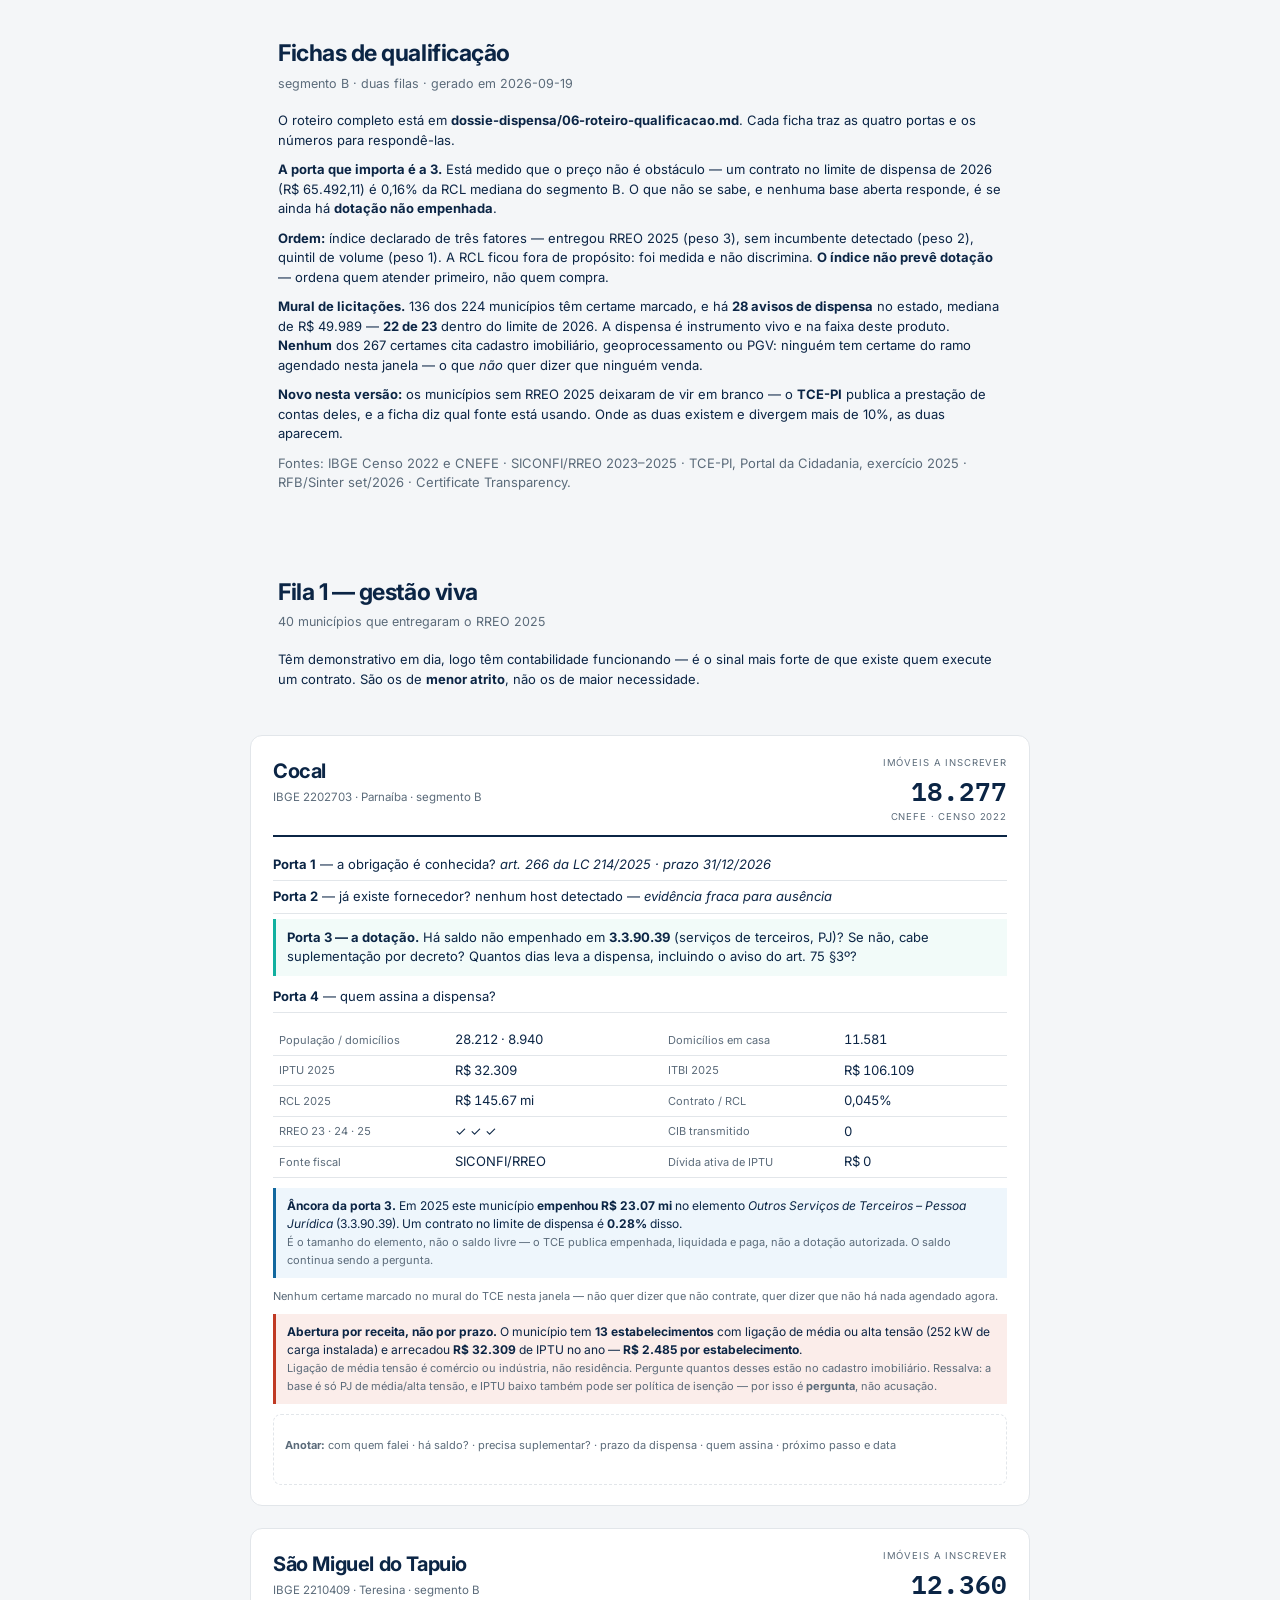
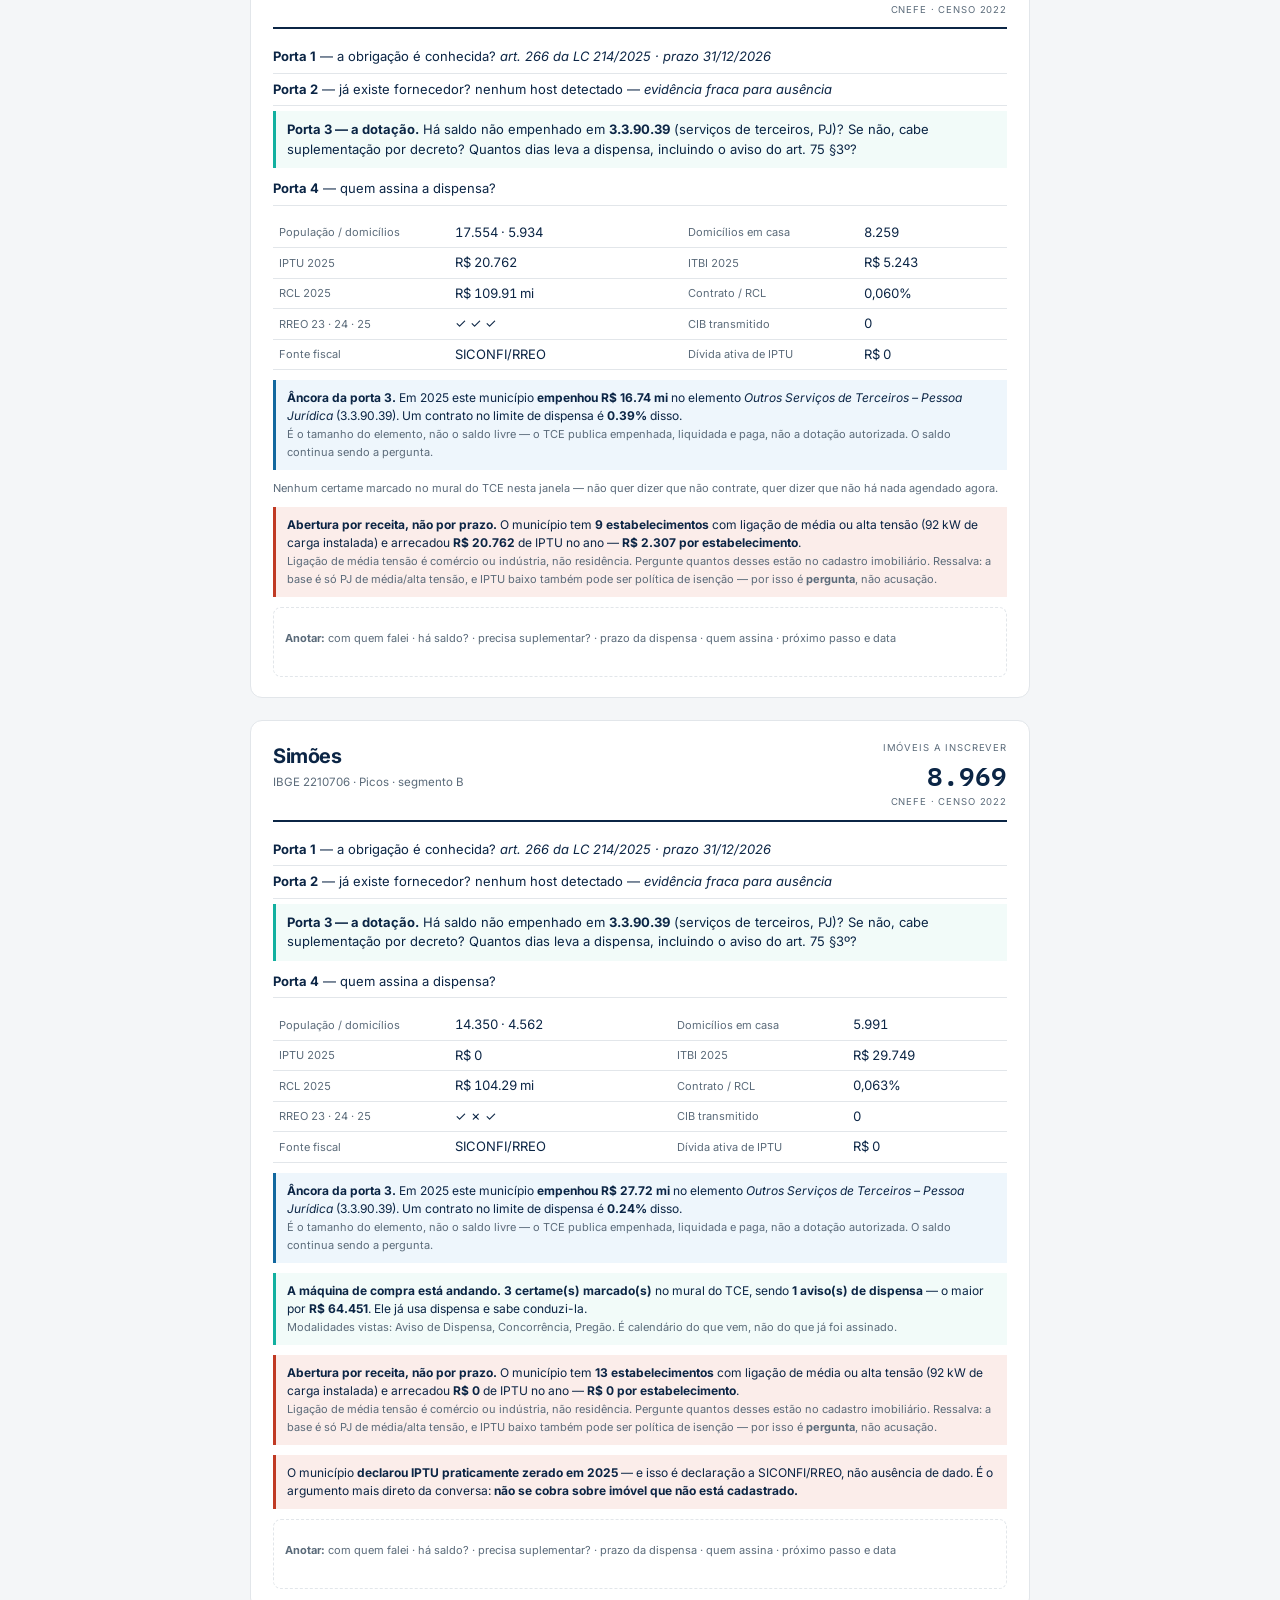
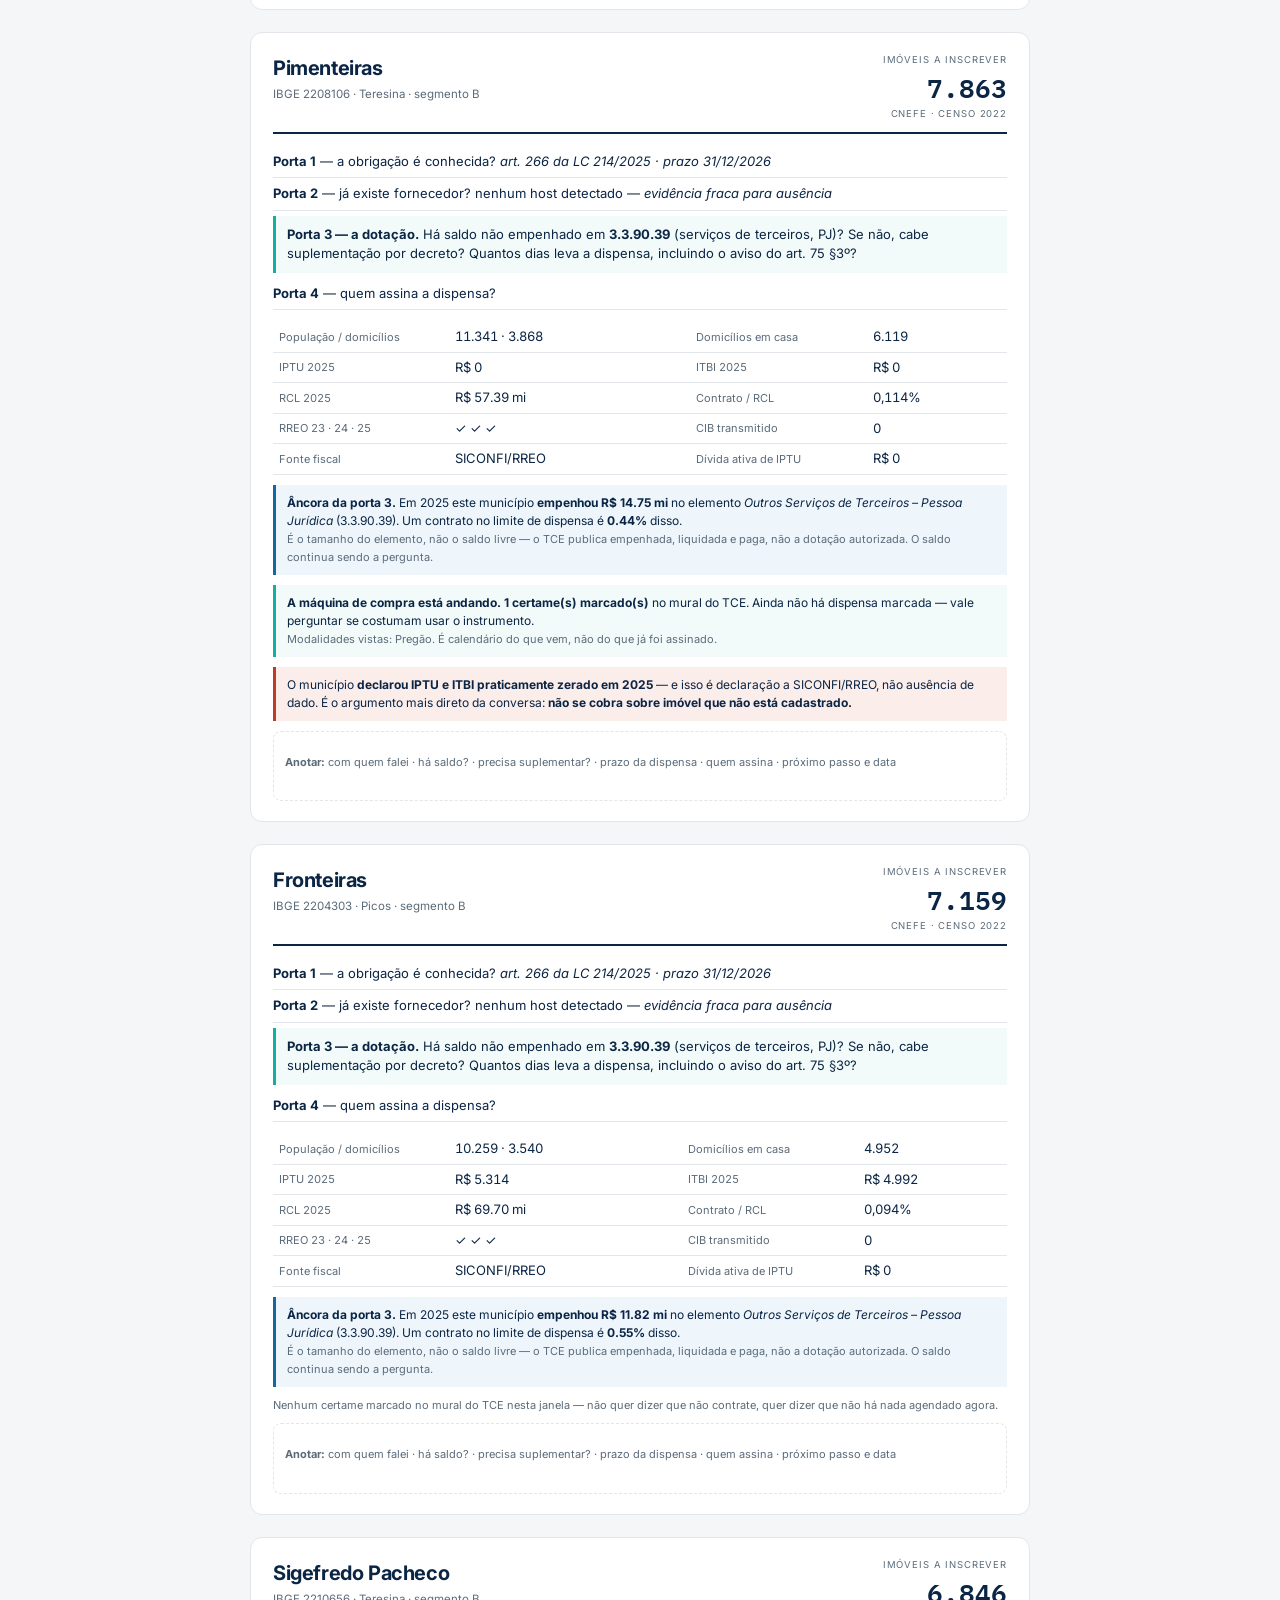
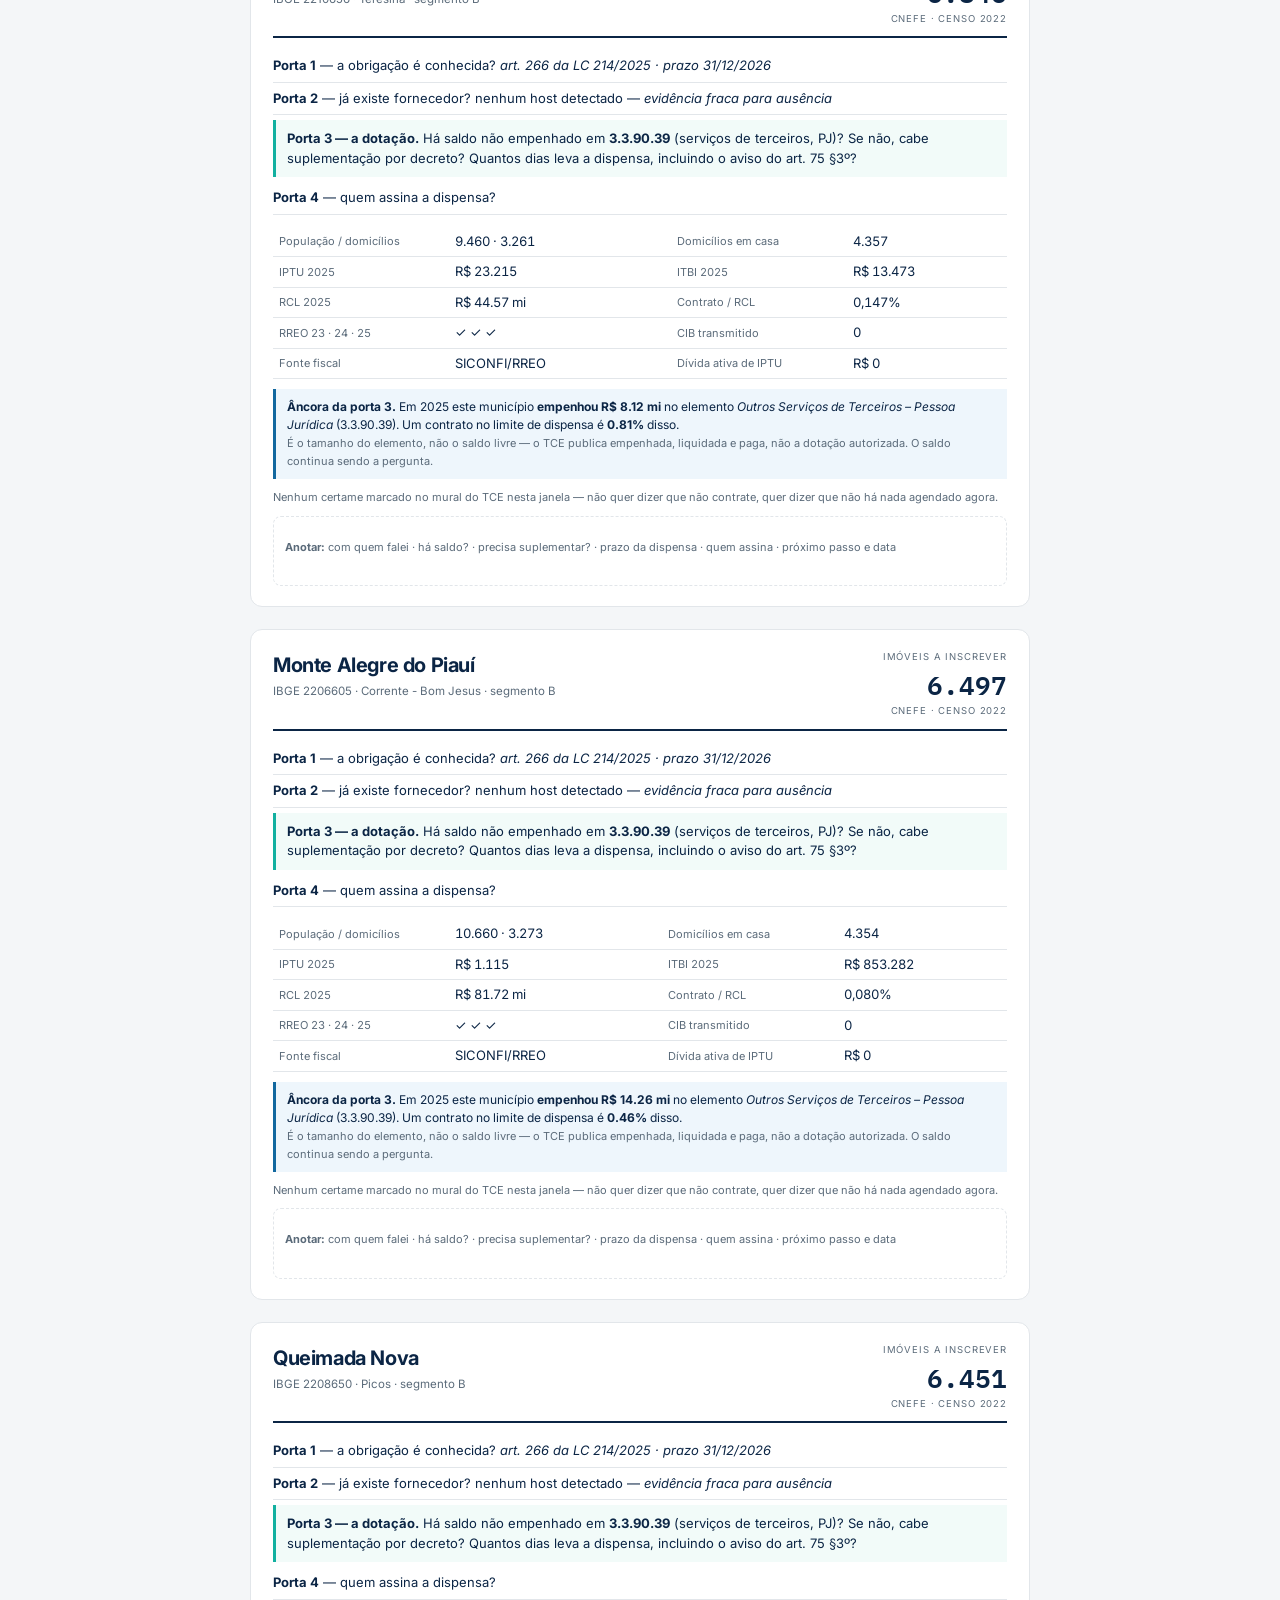
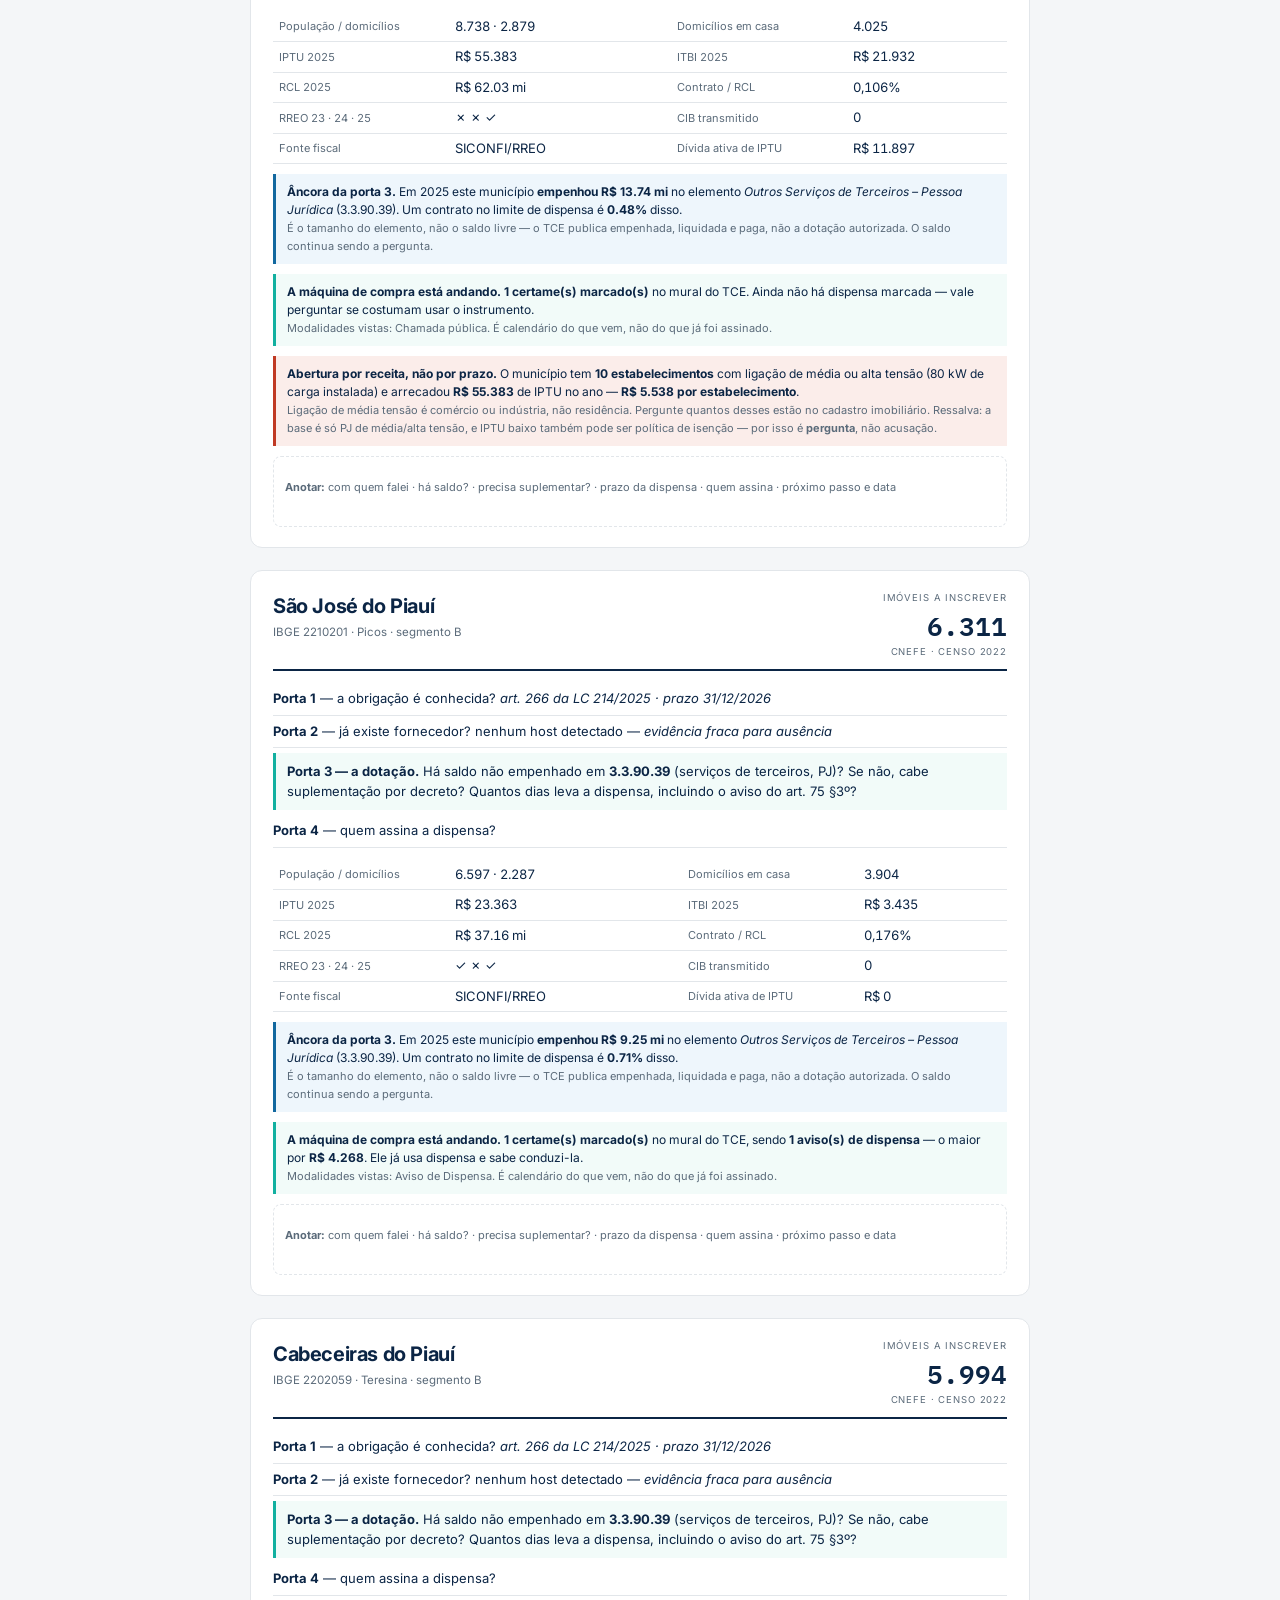
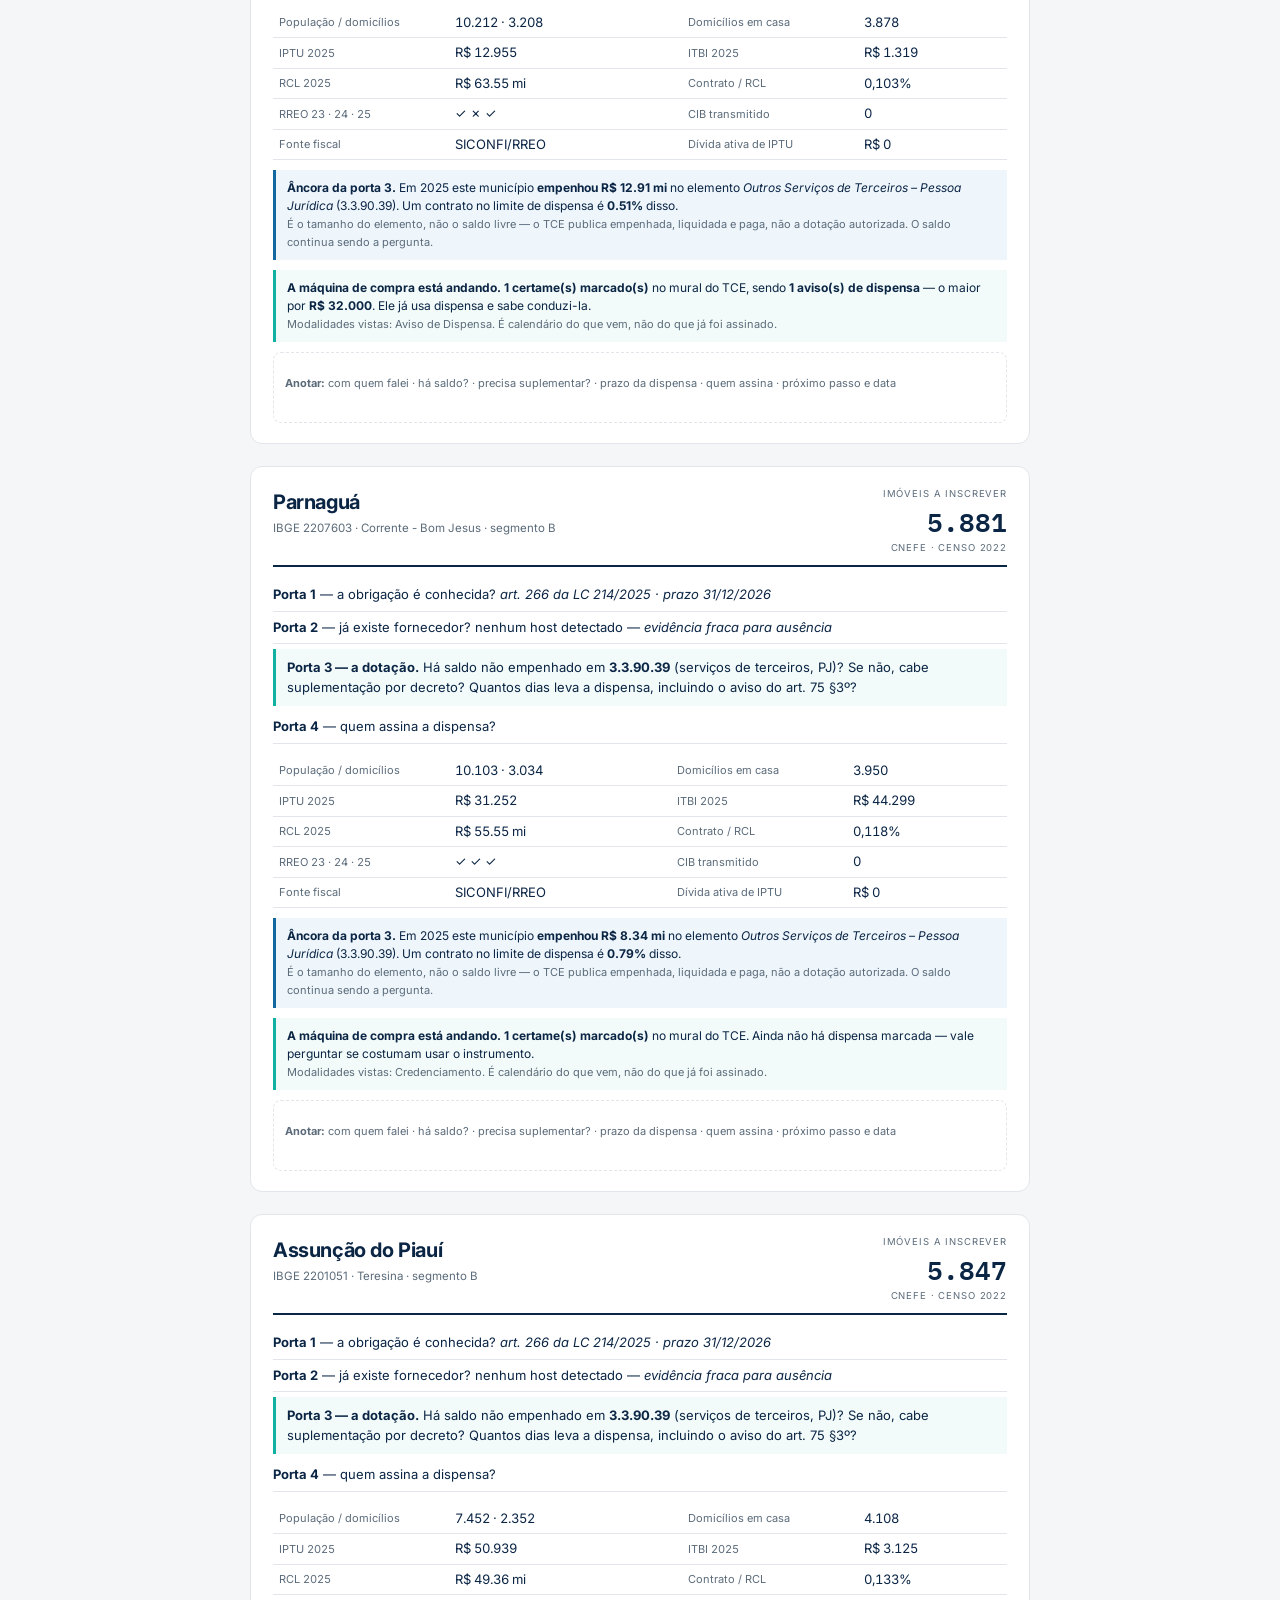
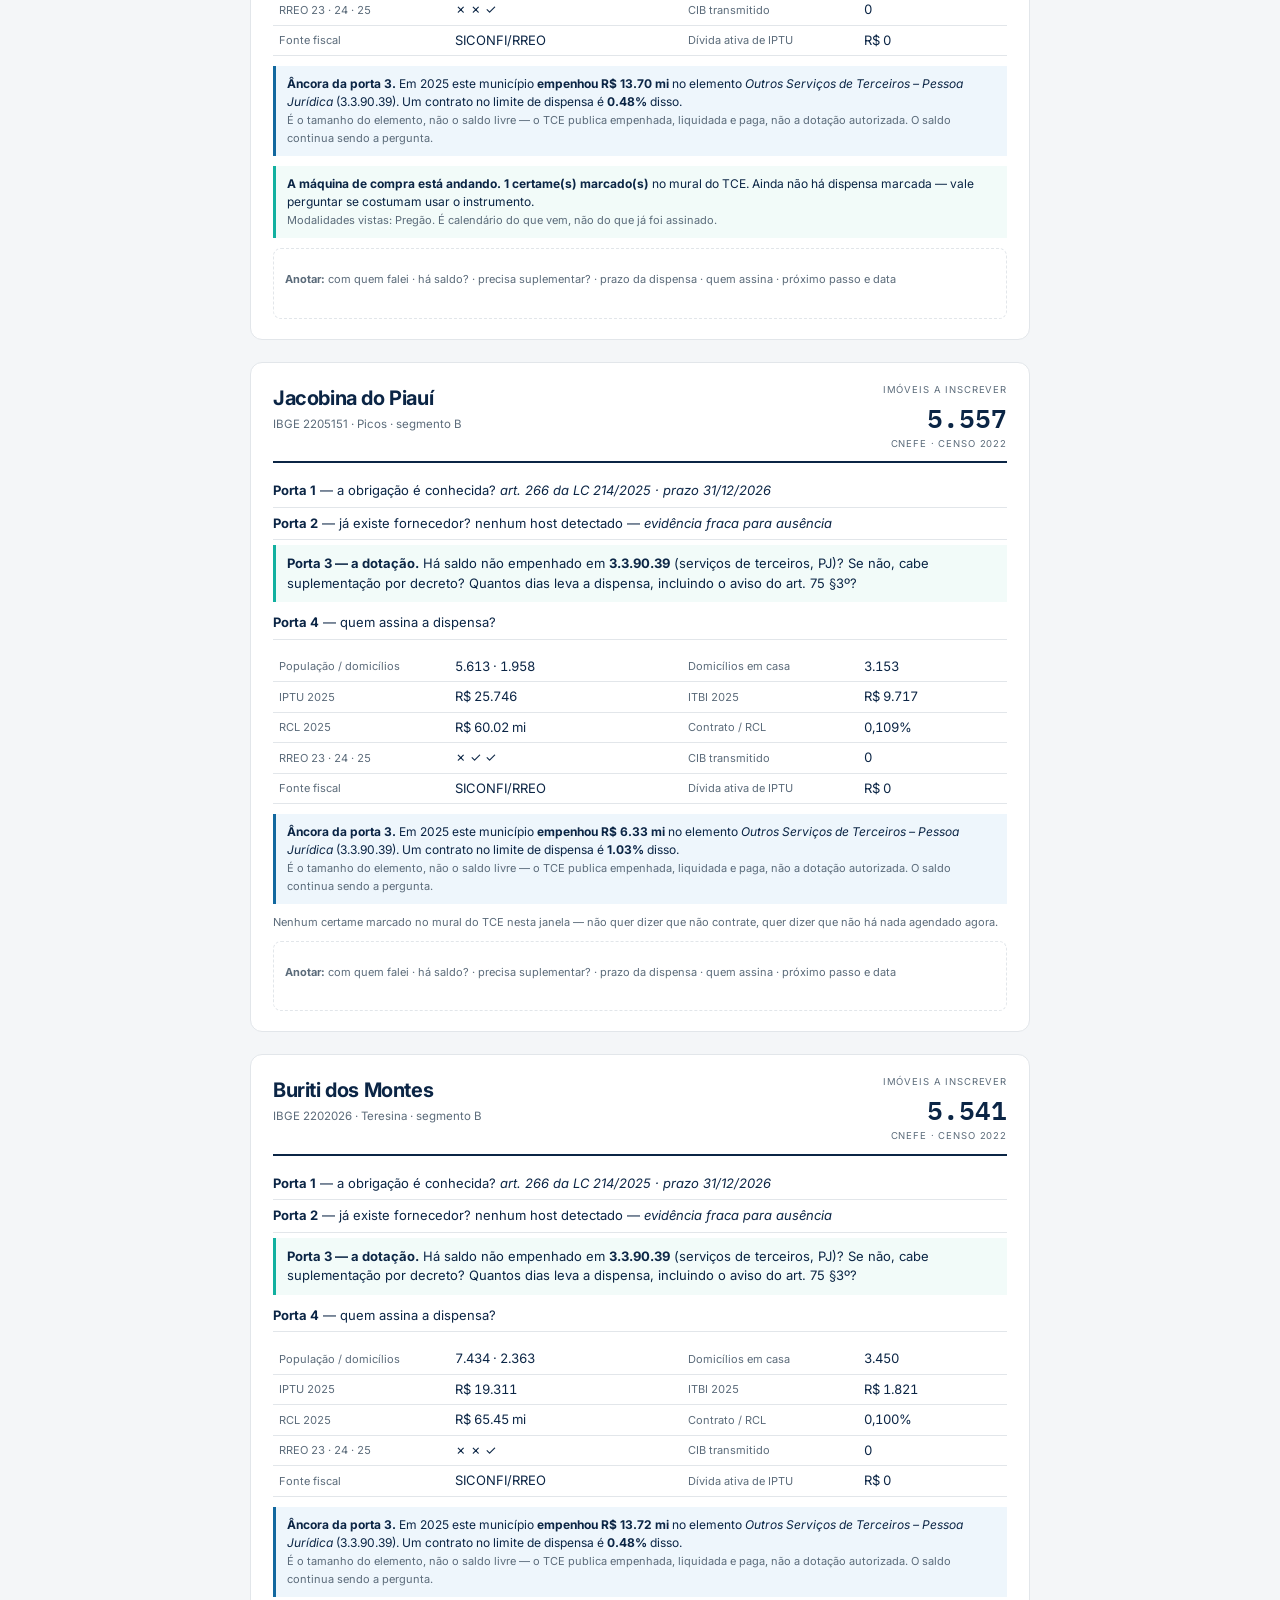
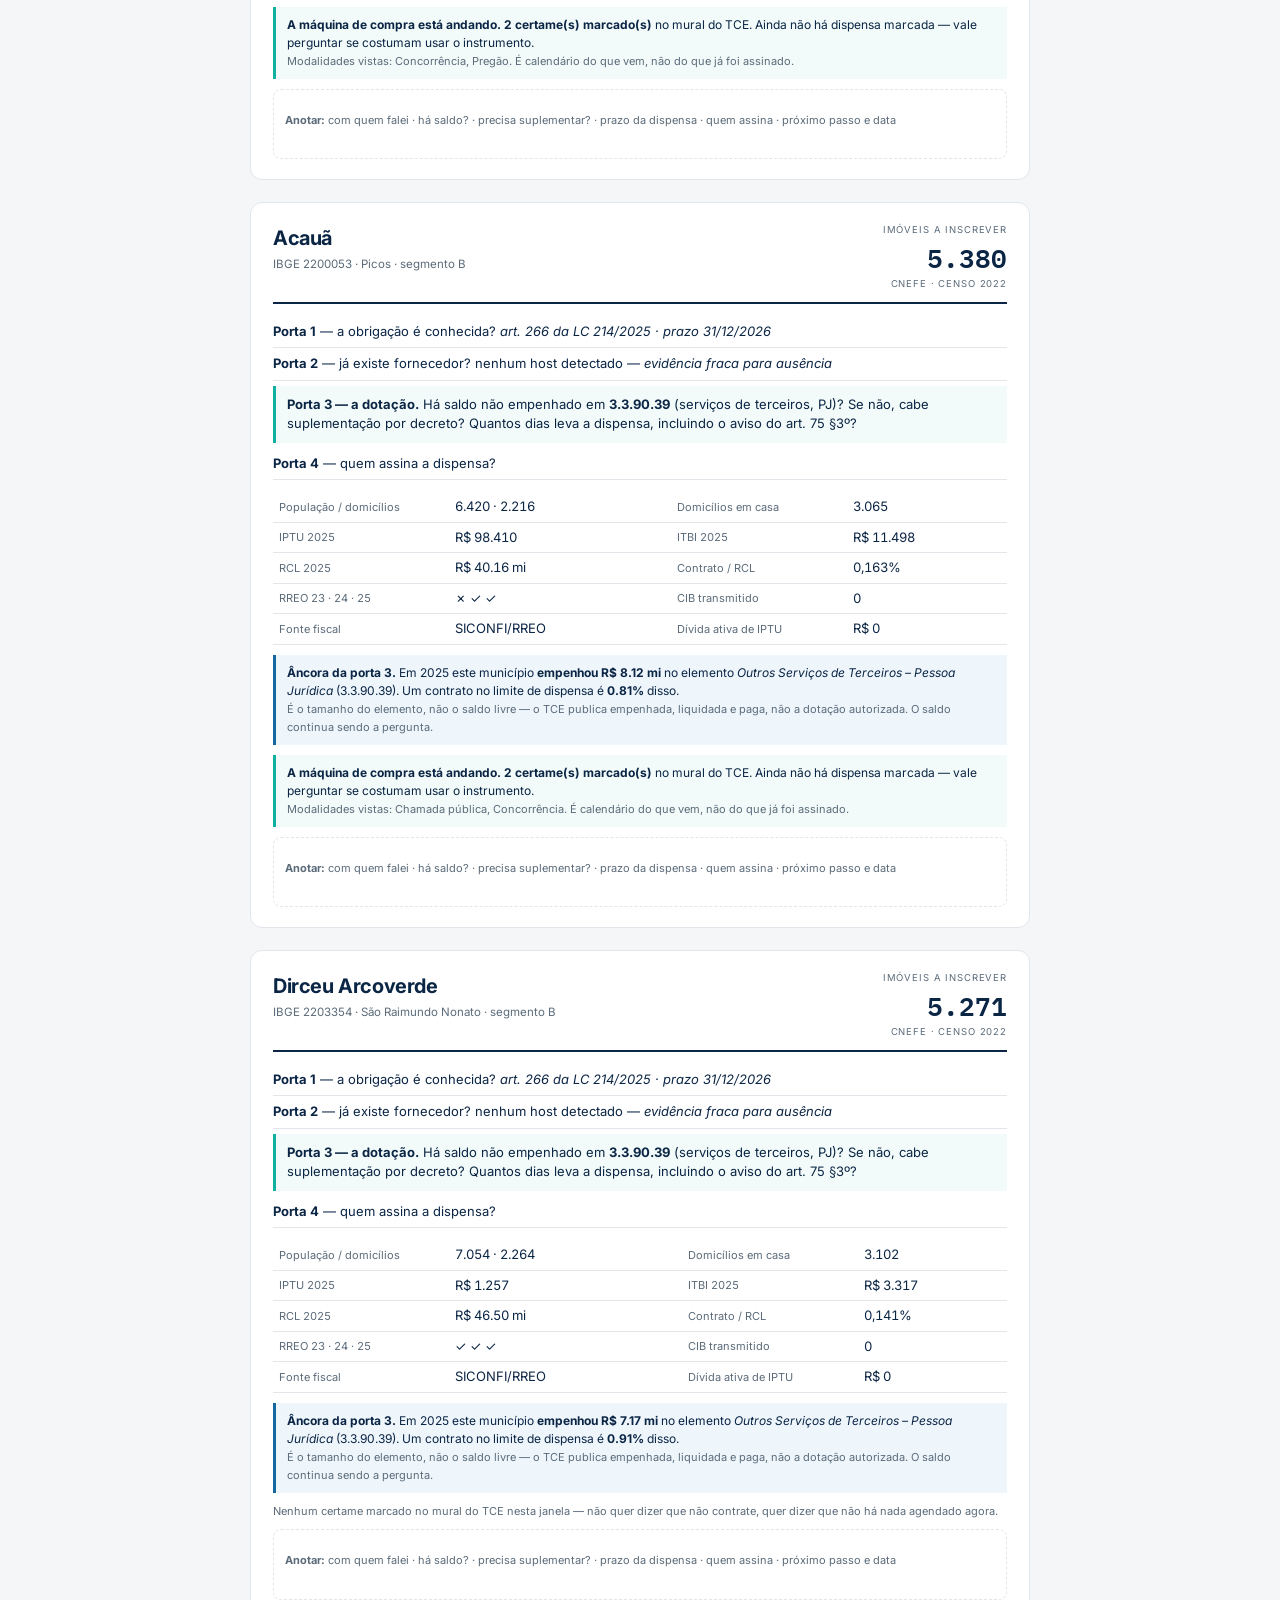
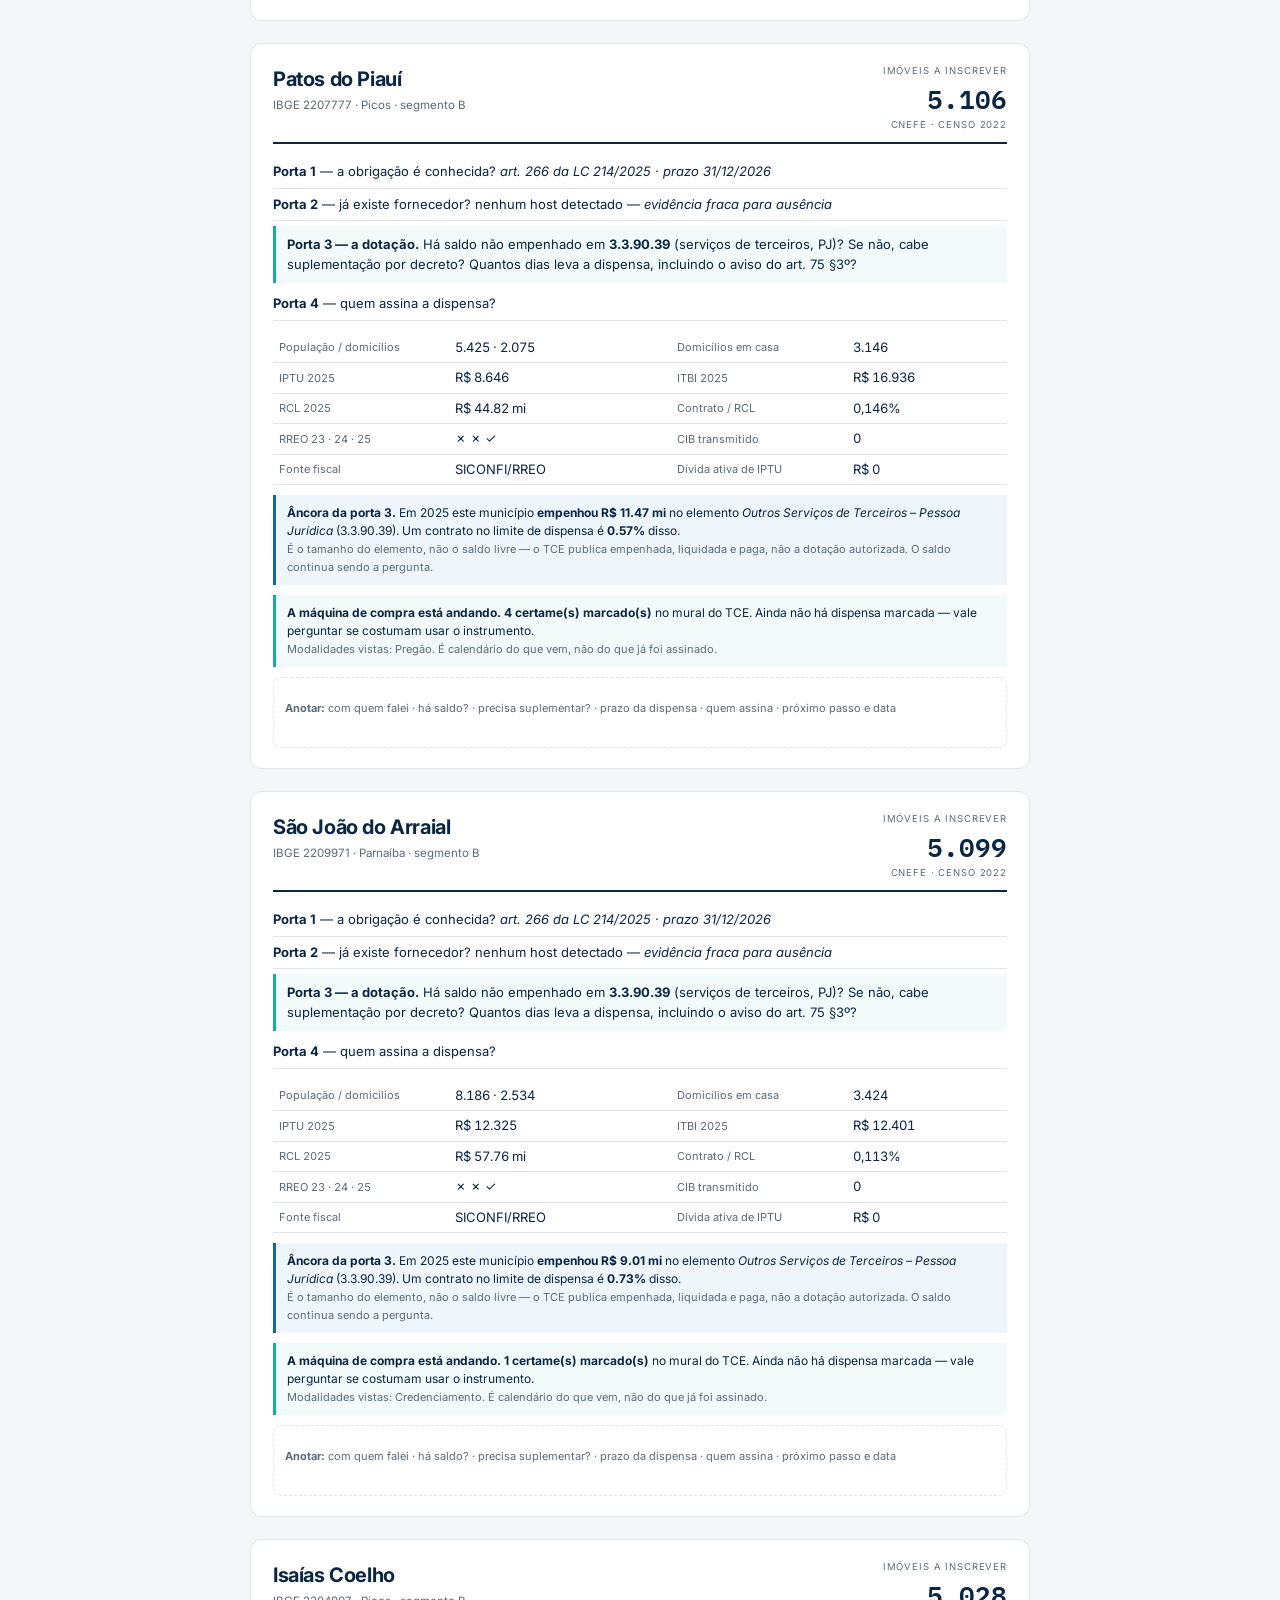
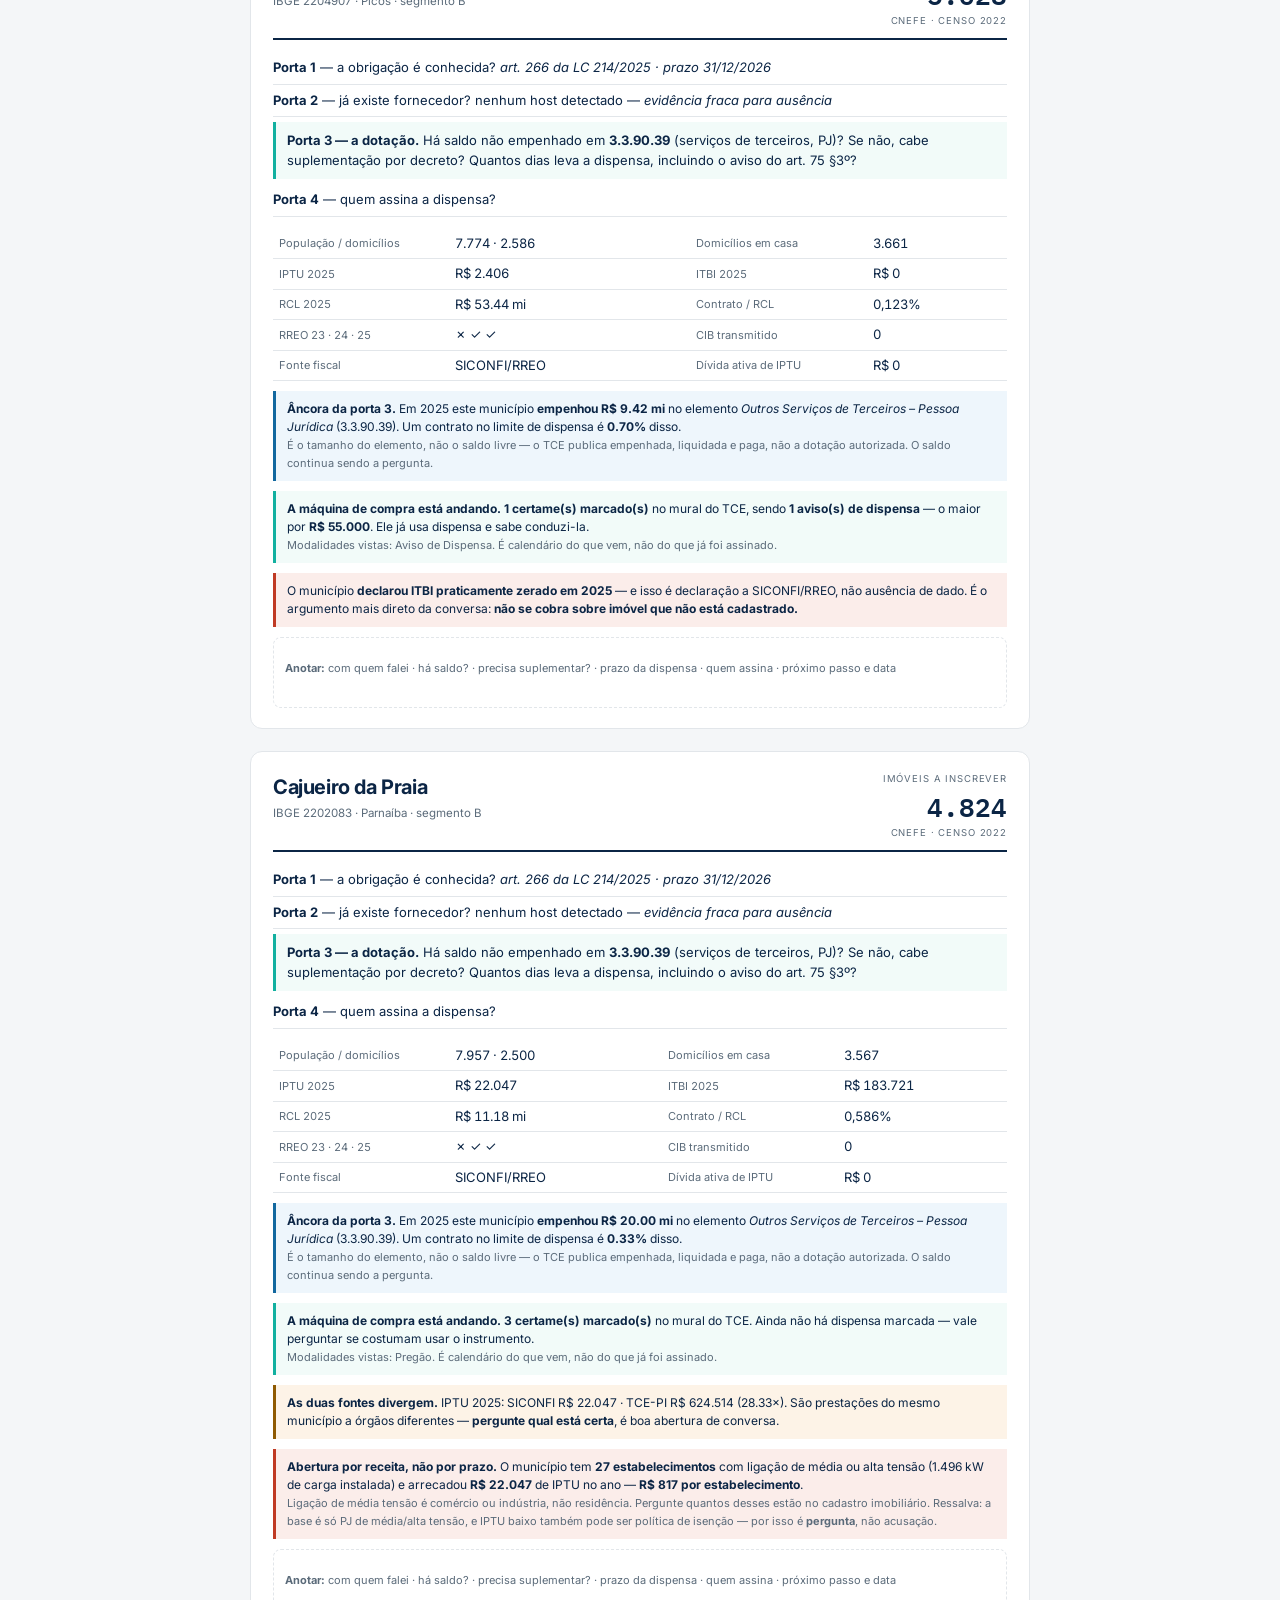
<file: dossie-dispensa/fichas-qualificacao.html>
<!DOCTYPE html><html lang="pt-BR"><head><meta charset="utf-8">
<title>Fichas de qualificação · Vertical Data</title>
<link href="https://fonts.googleapis.com/css2?family=Inter:wght@400;500;600&family=IBM+Plex+Mono:wght@400;600&display=swap" rel="stylesheet">
<style>
:root{--navy:#0B2545;--teal:#12B0A0;--tinta:#0B2545;--fraca:#5B6B7A;--linha:#E2E6EA;--papel:#F4F6F8}
*{box-sizing:border-box}
body{margin:0;background:var(--papel);color:var(--tinta);
 font-family:Inter,-apple-system,'Segoe UI',sans-serif;font-size:13px;line-height:1.5}
.capa{max-width:780px;margin:0 auto;padding:36px 28px}
h1{font-size:23px;letter-spacing:-.02em;margin:0 0 4px}
.capa .sub{color:var(--fraca);font-size:12.5px;margin-bottom:18px}
.capa p{margin:0 0 10px}
.ficha{max-width:780px;margin:0 auto 22px;background:#fff;border:1px solid var(--linha);
 border-radius:12px;padding:20px 22px;page-break-inside:avoid;page-break-after:always}
.ficha header{display:flex;justify-content:space-between;align-items:flex-start;gap:16px;
 border-bottom:2px solid var(--navy);padding-bottom:10px;margin-bottom:12px}
h2{font-size:20px;margin:0;letter-spacing:-.02em}
.sub{color:var(--fraca);font-size:11.5px;margin-top:3px}
.vol{text-align:right;flex:none}
.vol .v{font:600 26px 'IBM Plex Mono',monospace;color:var(--navy);font-variant-numeric:tabular-nums}
.vol .l{font-size:9.5px;color:var(--fraca);text-transform:uppercase;letter-spacing:.09em}
.linha{padding:6px 0;border-bottom:1px solid var(--linha)}
.linha.destaque{background:#F2FBF9;border-left:3px solid var(--teal);padding:9px 11px;margin:5px 0;border-bottom:none}
table{width:100%;border-collapse:collapse;margin:12px 0 10px}
td{padding:5px 6px;border-bottom:1px solid var(--linha);font-variant-numeric:tabular-nums}
td.k{color:var(--fraca);font-size:11px;width:24%}
.aviso{background:#FDF3E7;border-left:3px solid #8F5A02;padding:9px 11px;font-size:12px;margin-bottom:10px}
.forte{background:#FBEDEA;border-left:3px solid #C03A24;padding:9px 11px;font-size:12px;margin-bottom:10px}
.ancora{background:#EEF6FC;border-left:3px solid #12689F;padding:9px 11px;font-size:12px;margin-bottom:10px}
.certame{background:#F2FBF9;border-left:3px solid #12B0A0;padding:9px 11px;font-size:12px;margin-bottom:10px}
.miudo{color:var(--fraca);font-size:11px}
.anota{border:1px dashed var(--linha);border-radius:8px;padding:22px 11px 30px;font-size:11px;color:var(--fraca)}
@media print{body{background:#fff}.ficha{border:none;margin:0;padding:0 0 12px}.capa{page-break-after:always}}
</style></head><body>
<div class="capa">
 <h1>Fichas de qualificação</h1>
 <div class="sub">segmento B · duas filas · gerado em 2026-09-19</div>
 <p>O roteiro completo está em <b>dossie-dispensa/06-roteiro-qualificacao.md</b>. Cada ficha
  traz as quatro portas e os números para respondê-las.</p>
 <p><b>A porta que importa é a 3.</b> Está medido que o preço não é obstáculo — um contrato no
  limite de dispensa de 2026 (R$ 65.492,11) é 0,16% da RCL mediana do segmento B. O que não se
  sabe, e nenhuma base aberta responde, é se ainda há <b>dotação não empenhada</b>.</p>
 <p><b>Ordem:</b> índice declarado de três fatores — entregou RREO 2025 (peso 3), sem incumbente
  detectado (peso 2), quintil de volume (peso 1). A RCL ficou fora de propósito: foi medida e não
  discrimina. <b>O índice não prevê dotação</b> — ordena quem atender primeiro, não quem compra.</p>
 <p><b>Mural de licitações.</b> 136 dos 224 municípios têm certame marcado, e há
  <b>28 avisos de dispensa</b> no estado, mediana de R$ 49.989 — <b>22 de 23</b> dentro do
  limite de 2026. A dispensa é instrumento vivo e na faixa deste produto.
  <b>Nenhum</b> dos 267 certames cita cadastro imobiliário, geoprocessamento ou PGV: ninguém
  tem certame do ramo agendado nesta janela — o que <i>não</i> quer dizer que ninguém venda.</p>
 <p><b>Novo nesta versão:</b> os municípios sem RREO 2025 deixaram de vir em branco — o
  <b>TCE-PI</b> publica a prestação de contas deles, e a ficha diz qual fonte está usando.
  Onde as duas existem e divergem mais de 10%, as duas aparecem.</p>
 <p style="color:var(--fraca)">Fontes: IBGE Censo 2022 e CNEFE · SICONFI/RREO 2023–2025 ·
  TCE-PI, Portal da Cidadania, exercício 2025 · RFB/Sinter set/2026 · Certificate Transparency.</p>
</div>
<div class="capa"><h1>Fila 1 — gestão viva</h1>
 <div class="sub">40 municípios que entregaram o RREO 2025</div>
 <p>Têm demonstrativo em dia, logo têm contabilidade funcionando — é o sinal mais forte de
  que existe quem execute um contrato. São os de <b>menor atrito</b>, não os de maior
  necessidade.</p></div>

<section class="ficha">
 <header>
  <div><h2>Cocal</h2>
   <div class="sub">IBGE 2202703 · Parnaíba · segmento B</div></div>
  <div class="vol"><div class="l">imóveis a inscrever</div><div class="v">18.277</div>
   <div class="l">CNEFE · Censo 2022</div></div>
 </header>

 <div class="linha"><b>Porta 1</b> — a obrigação é conhecida? <i>art. 266 da LC 214/2025 · prazo 31/12/2026</i></div>
 <div class="linha"><b>Porta 2</b> — já existe fornecedor? nenhum host detectado — <i>evidência fraca para ausência</i></div>
 <div class="linha destaque"><b>Porta 3 — a dotação.</b> Há saldo não empenhado em
  <b>3.3.90.39</b> (serviços de terceiros, PJ)? Se não, cabe suplementação por decreto?
  Quantos dias leva a dispensa, incluindo o aviso do art. 75 §3º?</div>
 <div class="linha"><b>Porta 4</b> — quem assina a dispensa?</div>

 <table>
  <tr><td class="k">População / domicílios</td><td>28.212 · 8.940</td>
      <td class="k">Domicílios em casa</td><td>11.581</td></tr>
  <tr><td class="k">IPTU 2025</td><td>R$ 32.309</td>
      <td class="k">ITBI 2025</td><td>R$ 106.109</td></tr>
  <tr><td class="k">RCL 2025</td><td>R$ 145.67 mi</td>
      <td class="k">Contrato / RCL</td><td>0,045%</td></tr>
  <tr><td class="k">RREO 23 · 24 · 25</td><td>✓ ✓ ✓</td>
      <td class="k">CIB transmitido</td><td>0</td></tr>
  <tr><td class="k">Fonte fiscal</td><td>SICONFI/RREO</td>
      <td class="k">Dívida ativa de IPTU</td><td>R$ 0</td></tr>
 </table>
 <div class="ancora"><b>Âncora da porta 3.</b> Em 2025 este
  município <b>empenhou R$ 23.07 mi</b> no elemento <i>Outros Serviços de Terceiros – Pessoa
  Jurídica</i> (3.3.90.39). Um contrato no limite de dispensa é <b>0.28%</b>
  disso.<br><span class="miudo">É o tamanho do elemento, não o saldo livre — o TCE publica
  empenhada, liquidada e paga, não a dotação autorizada. O saldo continua sendo a pergunta.</span></div>
 <div class="miudo" style="margin-bottom:10px">Nenhum certame marcado no mural do TCE nesta janela — não quer dizer que não contrate, quer dizer que não há nada agendado agora.</div>
 

 <div class="forte"><b>Abertura por receita, não por prazo.</b> O município tem <b>13 estabelecimentos</b> com ligação de média ou alta tensão (252 kW de carga instalada) e arrecadou <b>R$ 32.309</b> de IPTU no ano — <b>R$ 2.485 por estabelecimento</b>.<br><span class="miudo">Ligação de média tensão é comércio ou indústria, não residência. Pergunte quantos desses estão no cadastro imobiliário. Ressalva: a base é só PJ de média/alta tensão, e IPTU baixo também pode ser política de isenção — por isso é <b>pergunta</b>, não acusação.</span></div>
 
 

 <div class="anota"><b>Anotar:</b> com quem falei · há saldo? · precisa suplementar? ·
  prazo da dispensa · quem assina · próximo passo e data</div>
</section>
<section class="ficha">
 <header>
  <div><h2>São Miguel do Tapuio</h2>
   <div class="sub">IBGE 2210409 · Teresina · segmento B</div></div>
  <div class="vol"><div class="l">imóveis a inscrever</div><div class="v">12.360</div>
   <div class="l">CNEFE · Censo 2022</div></div>
 </header>

 <div class="linha"><b>Porta 1</b> — a obrigação é conhecida? <i>art. 266 da LC 214/2025 · prazo 31/12/2026</i></div>
 <div class="linha"><b>Porta 2</b> — já existe fornecedor? nenhum host detectado — <i>evidência fraca para ausência</i></div>
 <div class="linha destaque"><b>Porta 3 — a dotação.</b> Há saldo não empenhado em
  <b>3.3.90.39</b> (serviços de terceiros, PJ)? Se não, cabe suplementação por decreto?
  Quantos dias leva a dispensa, incluindo o aviso do art. 75 §3º?</div>
 <div class="linha"><b>Porta 4</b> — quem assina a dispensa?</div>

 <table>
  <tr><td class="k">População / domicílios</td><td>17.554 · 5.934</td>
      <td class="k">Domicílios em casa</td><td>8.259</td></tr>
  <tr><td class="k">IPTU 2025</td><td>R$ 20.762</td>
      <td class="k">ITBI 2025</td><td>R$ 5.243</td></tr>
  <tr><td class="k">RCL 2025</td><td>R$ 109.91 mi</td>
      <td class="k">Contrato / RCL</td><td>0,060%</td></tr>
  <tr><td class="k">RREO 23 · 24 · 25</td><td>✓ ✓ ✓</td>
      <td class="k">CIB transmitido</td><td>0</td></tr>
  <tr><td class="k">Fonte fiscal</td><td>SICONFI/RREO</td>
      <td class="k">Dívida ativa de IPTU</td><td>R$ 0</td></tr>
 </table>
 <div class="ancora"><b>Âncora da porta 3.</b> Em 2025 este
  município <b>empenhou R$ 16.74 mi</b> no elemento <i>Outros Serviços de Terceiros – Pessoa
  Jurídica</i> (3.3.90.39). Um contrato no limite de dispensa é <b>0.39%</b>
  disso.<br><span class="miudo">É o tamanho do elemento, não o saldo livre — o TCE publica
  empenhada, liquidada e paga, não a dotação autorizada. O saldo continua sendo a pergunta.</span></div>
 <div class="miudo" style="margin-bottom:10px">Nenhum certame marcado no mural do TCE nesta janela — não quer dizer que não contrate, quer dizer que não há nada agendado agora.</div>
 

 <div class="forte"><b>Abertura por receita, não por prazo.</b> O município tem <b>9 estabelecimentos</b> com ligação de média ou alta tensão (92 kW de carga instalada) e arrecadou <b>R$ 20.762</b> de IPTU no ano — <b>R$ 2.307 por estabelecimento</b>.<br><span class="miudo">Ligação de média tensão é comércio ou indústria, não residência. Pergunte quantos desses estão no cadastro imobiliário. Ressalva: a base é só PJ de média/alta tensão, e IPTU baixo também pode ser política de isenção — por isso é <b>pergunta</b>, não acusação.</span></div>
 
 

 <div class="anota"><b>Anotar:</b> com quem falei · há saldo? · precisa suplementar? ·
  prazo da dispensa · quem assina · próximo passo e data</div>
</section>
<section class="ficha">
 <header>
  <div><h2>Simões</h2>
   <div class="sub">IBGE 2210706 · Picos · segmento B</div></div>
  <div class="vol"><div class="l">imóveis a inscrever</div><div class="v">8.969</div>
   <div class="l">CNEFE · Censo 2022</div></div>
 </header>

 <div class="linha"><b>Porta 1</b> — a obrigação é conhecida? <i>art. 266 da LC 214/2025 · prazo 31/12/2026</i></div>
 <div class="linha"><b>Porta 2</b> — já existe fornecedor? nenhum host detectado — <i>evidência fraca para ausência</i></div>
 <div class="linha destaque"><b>Porta 3 — a dotação.</b> Há saldo não empenhado em
  <b>3.3.90.39</b> (serviços de terceiros, PJ)? Se não, cabe suplementação por decreto?
  Quantos dias leva a dispensa, incluindo o aviso do art. 75 §3º?</div>
 <div class="linha"><b>Porta 4</b> — quem assina a dispensa?</div>

 <table>
  <tr><td class="k">População / domicílios</td><td>14.350 · 4.562</td>
      <td class="k">Domicílios em casa</td><td>5.991</td></tr>
  <tr><td class="k">IPTU 2025</td><td>R$ 0</td>
      <td class="k">ITBI 2025</td><td>R$ 29.749</td></tr>
  <tr><td class="k">RCL 2025</td><td>R$ 104.29 mi</td>
      <td class="k">Contrato / RCL</td><td>0,063%</td></tr>
  <tr><td class="k">RREO 23 · 24 · 25</td><td>✓ ✗ ✓</td>
      <td class="k">CIB transmitido</td><td>0</td></tr>
  <tr><td class="k">Fonte fiscal</td><td>SICONFI/RREO</td>
      <td class="k">Dívida ativa de IPTU</td><td>R$ 0</td></tr>
 </table>
 <div class="ancora"><b>Âncora da porta 3.</b> Em 2025 este
  município <b>empenhou R$ 27.72 mi</b> no elemento <i>Outros Serviços de Terceiros – Pessoa
  Jurídica</i> (3.3.90.39). Um contrato no limite de dispensa é <b>0.24%</b>
  disso.<br><span class="miudo">É o tamanho do elemento, não o saldo livre — o TCE publica
  empenhada, liquidada e paga, não a dotação autorizada. O saldo continua sendo a pergunta.</span></div>
 <div class="certame"><b>A máquina de compra está andando.</b> <b>3 certame(s) marcado(s)</b> no mural do TCE, sendo <b>1 aviso(s) de dispensa</b> — o maior por <b>R$ 64.451</b>. Ele já usa dispensa e sabe conduzi-la.<br><span class="miudo">Modalidades vistas: Aviso de Dispensa, Concorrência, Pregão. É calendário do que vem, não do que já foi assinado.</span></div>
 

 <div class="forte"><b>Abertura por receita, não por prazo.</b> O município tem <b>13 estabelecimentos</b> com ligação de média ou alta tensão (92 kW de carga instalada) e arrecadou <b>R$ 0</b> de IPTU no ano — <b>R$ 0 por estabelecimento</b>.<br><span class="miudo">Ligação de média tensão é comércio ou indústria, não residência. Pergunte quantos desses estão no cadastro imobiliário. Ressalva: a base é só PJ de média/alta tensão, e IPTU baixo também pode ser política de isenção — por isso é <b>pergunta</b>, não acusação.</span></div>
 <div class="forte">O município <b>declarou IPTU praticamente zerado em 2025</b> — e isso é declaração a SICONFI/RREO, não ausência de dado. É o argumento mais direto da conversa: <b>não se cobra sobre imóvel que não está cadastrado.</b></div>
 

 <div class="anota"><b>Anotar:</b> com quem falei · há saldo? · precisa suplementar? ·
  prazo da dispensa · quem assina · próximo passo e data</div>
</section>
<section class="ficha">
 <header>
  <div><h2>Pimenteiras</h2>
   <div class="sub">IBGE 2208106 · Teresina · segmento B</div></div>
  <div class="vol"><div class="l">imóveis a inscrever</div><div class="v">7.863</div>
   <div class="l">CNEFE · Censo 2022</div></div>
 </header>

 <div class="linha"><b>Porta 1</b> — a obrigação é conhecida? <i>art. 266 da LC 214/2025 · prazo 31/12/2026</i></div>
 <div class="linha"><b>Porta 2</b> — já existe fornecedor? nenhum host detectado — <i>evidência fraca para ausência</i></div>
 <div class="linha destaque"><b>Porta 3 — a dotação.</b> Há saldo não empenhado em
  <b>3.3.90.39</b> (serviços de terceiros, PJ)? Se não, cabe suplementação por decreto?
  Quantos dias leva a dispensa, incluindo o aviso do art. 75 §3º?</div>
 <div class="linha"><b>Porta 4</b> — quem assina a dispensa?</div>

 <table>
  <tr><td class="k">População / domicílios</td><td>11.341 · 3.868</td>
      <td class="k">Domicílios em casa</td><td>6.119</td></tr>
  <tr><td class="k">IPTU 2025</td><td>R$ 0</td>
      <td class="k">ITBI 2025</td><td>R$ 0</td></tr>
  <tr><td class="k">RCL 2025</td><td>R$ 57.39 mi</td>
      <td class="k">Contrato / RCL</td><td>0,114%</td></tr>
  <tr><td class="k">RREO 23 · 24 · 25</td><td>✓ ✓ ✓</td>
      <td class="k">CIB transmitido</td><td>0</td></tr>
  <tr><td class="k">Fonte fiscal</td><td>SICONFI/RREO</td>
      <td class="k">Dívida ativa de IPTU</td><td>R$ 0</td></tr>
 </table>
 <div class="ancora"><b>Âncora da porta 3.</b> Em 2025 este
  município <b>empenhou R$ 14.75 mi</b> no elemento <i>Outros Serviços de Terceiros – Pessoa
  Jurídica</i> (3.3.90.39). Um contrato no limite de dispensa é <b>0.44%</b>
  disso.<br><span class="miudo">É o tamanho do elemento, não o saldo livre — o TCE publica
  empenhada, liquidada e paga, não a dotação autorizada. O saldo continua sendo a pergunta.</span></div>
 <div class="certame"><b>A máquina de compra está andando.</b> <b>1 certame(s) marcado(s)</b> no mural do TCE. Ainda não há dispensa marcada — vale perguntar se costumam usar o instrumento.<br><span class="miudo">Modalidades vistas: Pregão. É calendário do que vem, não do que já foi assinado.</span></div>
 

 
 <div class="forte">O município <b>declarou IPTU e ITBI praticamente zerado em 2025</b> — e isso é declaração a SICONFI/RREO, não ausência de dado. É o argumento mais direto da conversa: <b>não se cobra sobre imóvel que não está cadastrado.</b></div>
 

 <div class="anota"><b>Anotar:</b> com quem falei · há saldo? · precisa suplementar? ·
  prazo da dispensa · quem assina · próximo passo e data</div>
</section>
<section class="ficha">
 <header>
  <div><h2>Fronteiras</h2>
   <div class="sub">IBGE 2204303 · Picos · segmento B</div></div>
  <div class="vol"><div class="l">imóveis a inscrever</div><div class="v">7.159</div>
   <div class="l">CNEFE · Censo 2022</div></div>
 </header>

 <div class="linha"><b>Porta 1</b> — a obrigação é conhecida? <i>art. 266 da LC 214/2025 · prazo 31/12/2026</i></div>
 <div class="linha"><b>Porta 2</b> — já existe fornecedor? nenhum host detectado — <i>evidência fraca para ausência</i></div>
 <div class="linha destaque"><b>Porta 3 — a dotação.</b> Há saldo não empenhado em
  <b>3.3.90.39</b> (serviços de terceiros, PJ)? Se não, cabe suplementação por decreto?
  Quantos dias leva a dispensa, incluindo o aviso do art. 75 §3º?</div>
 <div class="linha"><b>Porta 4</b> — quem assina a dispensa?</div>

 <table>
  <tr><td class="k">População / domicílios</td><td>10.259 · 3.540</td>
      <td class="k">Domicílios em casa</td><td>4.952</td></tr>
  <tr><td class="k">IPTU 2025</td><td>R$ 5.314</td>
      <td class="k">ITBI 2025</td><td>R$ 4.992</td></tr>
  <tr><td class="k">RCL 2025</td><td>R$ 69.70 mi</td>
      <td class="k">Contrato / RCL</td><td>0,094%</td></tr>
  <tr><td class="k">RREO 23 · 24 · 25</td><td>✓ ✓ ✓</td>
      <td class="k">CIB transmitido</td><td>0</td></tr>
  <tr><td class="k">Fonte fiscal</td><td>SICONFI/RREO</td>
      <td class="k">Dívida ativa de IPTU</td><td>R$ 0</td></tr>
 </table>
 <div class="ancora"><b>Âncora da porta 3.</b> Em 2025 este
  município <b>empenhou R$ 11.82 mi</b> no elemento <i>Outros Serviços de Terceiros – Pessoa
  Jurídica</i> (3.3.90.39). Um contrato no limite de dispensa é <b>0.55%</b>
  disso.<br><span class="miudo">É o tamanho do elemento, não o saldo livre — o TCE publica
  empenhada, liquidada e paga, não a dotação autorizada. O saldo continua sendo a pergunta.</span></div>
 <div class="miudo" style="margin-bottom:10px">Nenhum certame marcado no mural do TCE nesta janela — não quer dizer que não contrate, quer dizer que não há nada agendado agora.</div>
 

 
 
 

 <div class="anota"><b>Anotar:</b> com quem falei · há saldo? · precisa suplementar? ·
  prazo da dispensa · quem assina · próximo passo e data</div>
</section>
<section class="ficha">
 <header>
  <div><h2>Sigefredo Pacheco</h2>
   <div class="sub">IBGE 2210656 · Teresina · segmento B</div></div>
  <div class="vol"><div class="l">imóveis a inscrever</div><div class="v">6.846</div>
   <div class="l">CNEFE · Censo 2022</div></div>
 </header>

 <div class="linha"><b>Porta 1</b> — a obrigação é conhecida? <i>art. 266 da LC 214/2025 · prazo 31/12/2026</i></div>
 <div class="linha"><b>Porta 2</b> — já existe fornecedor? nenhum host detectado — <i>evidência fraca para ausência</i></div>
 <div class="linha destaque"><b>Porta 3 — a dotação.</b> Há saldo não empenhado em
  <b>3.3.90.39</b> (serviços de terceiros, PJ)? Se não, cabe suplementação por decreto?
  Quantos dias leva a dispensa, incluindo o aviso do art. 75 §3º?</div>
 <div class="linha"><b>Porta 4</b> — quem assina a dispensa?</div>

 <table>
  <tr><td class="k">População / domicílios</td><td>9.460 · 3.261</td>
      <td class="k">Domicílios em casa</td><td>4.357</td></tr>
  <tr><td class="k">IPTU 2025</td><td>R$ 23.215</td>
      <td class="k">ITBI 2025</td><td>R$ 13.473</td></tr>
  <tr><td class="k">RCL 2025</td><td>R$ 44.57 mi</td>
      <td class="k">Contrato / RCL</td><td>0,147%</td></tr>
  <tr><td class="k">RREO 23 · 24 · 25</td><td>✓ ✓ ✓</td>
      <td class="k">CIB transmitido</td><td>0</td></tr>
  <tr><td class="k">Fonte fiscal</td><td>SICONFI/RREO</td>
      <td class="k">Dívida ativa de IPTU</td><td>R$ 0</td></tr>
 </table>
 <div class="ancora"><b>Âncora da porta 3.</b> Em 2025 este
  município <b>empenhou R$ 8.12 mi</b> no elemento <i>Outros Serviços de Terceiros – Pessoa
  Jurídica</i> (3.3.90.39). Um contrato no limite de dispensa é <b>0.81%</b>
  disso.<br><span class="miudo">É o tamanho do elemento, não o saldo livre — o TCE publica
  empenhada, liquidada e paga, não a dotação autorizada. O saldo continua sendo a pergunta.</span></div>
 <div class="miudo" style="margin-bottom:10px">Nenhum certame marcado no mural do TCE nesta janela — não quer dizer que não contrate, quer dizer que não há nada agendado agora.</div>
 

 
 
 

 <div class="anota"><b>Anotar:</b> com quem falei · há saldo? · precisa suplementar? ·
  prazo da dispensa · quem assina · próximo passo e data</div>
</section>
<section class="ficha">
 <header>
  <div><h2>Monte Alegre do Piauí</h2>
   <div class="sub">IBGE 2206605 · Corrente - Bom Jesus · segmento B</div></div>
  <div class="vol"><div class="l">imóveis a inscrever</div><div class="v">6.497</div>
   <div class="l">CNEFE · Censo 2022</div></div>
 </header>

 <div class="linha"><b>Porta 1</b> — a obrigação é conhecida? <i>art. 266 da LC 214/2025 · prazo 31/12/2026</i></div>
 <div class="linha"><b>Porta 2</b> — já existe fornecedor? nenhum host detectado — <i>evidência fraca para ausência</i></div>
 <div class="linha destaque"><b>Porta 3 — a dotação.</b> Há saldo não empenhado em
  <b>3.3.90.39</b> (serviços de terceiros, PJ)? Se não, cabe suplementação por decreto?
  Quantos dias leva a dispensa, incluindo o aviso do art. 75 §3º?</div>
 <div class="linha"><b>Porta 4</b> — quem assina a dispensa?</div>

 <table>
  <tr><td class="k">População / domicílios</td><td>10.660 · 3.273</td>
      <td class="k">Domicílios em casa</td><td>4.354</td></tr>
  <tr><td class="k">IPTU 2025</td><td>R$ 1.115</td>
      <td class="k">ITBI 2025</td><td>R$ 853.282</td></tr>
  <tr><td class="k">RCL 2025</td><td>R$ 81.72 mi</td>
      <td class="k">Contrato / RCL</td><td>0,080%</td></tr>
  <tr><td class="k">RREO 23 · 24 · 25</td><td>✓ ✓ ✓</td>
      <td class="k">CIB transmitido</td><td>0</td></tr>
  <tr><td class="k">Fonte fiscal</td><td>SICONFI/RREO</td>
      <td class="k">Dívida ativa de IPTU</td><td>R$ 0</td></tr>
 </table>
 <div class="ancora"><b>Âncora da porta 3.</b> Em 2025 este
  município <b>empenhou R$ 14.26 mi</b> no elemento <i>Outros Serviços de Terceiros – Pessoa
  Jurídica</i> (3.3.90.39). Um contrato no limite de dispensa é <b>0.46%</b>
  disso.<br><span class="miudo">É o tamanho do elemento, não o saldo livre — o TCE publica
  empenhada, liquidada e paga, não a dotação autorizada. O saldo continua sendo a pergunta.</span></div>
 <div class="miudo" style="margin-bottom:10px">Nenhum certame marcado no mural do TCE nesta janela — não quer dizer que não contrate, quer dizer que não há nada agendado agora.</div>
 

 
 
 

 <div class="anota"><b>Anotar:</b> com quem falei · há saldo? · precisa suplementar? ·
  prazo da dispensa · quem assina · próximo passo e data</div>
</section>
<section class="ficha">
 <header>
  <div><h2>Queimada Nova</h2>
   <div class="sub">IBGE 2208650 · Picos · segmento B</div></div>
  <div class="vol"><div class="l">imóveis a inscrever</div><div class="v">6.451</div>
   <div class="l">CNEFE · Censo 2022</div></div>
 </header>

 <div class="linha"><b>Porta 1</b> — a obrigação é conhecida? <i>art. 266 da LC 214/2025 · prazo 31/12/2026</i></div>
 <div class="linha"><b>Porta 2</b> — já existe fornecedor? nenhum host detectado — <i>evidência fraca para ausência</i></div>
 <div class="linha destaque"><b>Porta 3 — a dotação.</b> Há saldo não empenhado em
  <b>3.3.90.39</b> (serviços de terceiros, PJ)? Se não, cabe suplementação por decreto?
  Quantos dias leva a dispensa, incluindo o aviso do art. 75 §3º?</div>
 <div class="linha"><b>Porta 4</b> — quem assina a dispensa?</div>

 <table>
  <tr><td class="k">População / domicílios</td><td>8.738 · 2.879</td>
      <td class="k">Domicílios em casa</td><td>4.025</td></tr>
  <tr><td class="k">IPTU 2025</td><td>R$ 55.383</td>
      <td class="k">ITBI 2025</td><td>R$ 21.932</td></tr>
  <tr><td class="k">RCL 2025</td><td>R$ 62.03 mi</td>
      <td class="k">Contrato / RCL</td><td>0,106%</td></tr>
  <tr><td class="k">RREO 23 · 24 · 25</td><td>✗ ✗ ✓</td>
      <td class="k">CIB transmitido</td><td>0</td></tr>
  <tr><td class="k">Fonte fiscal</td><td>SICONFI/RREO</td>
      <td class="k">Dívida ativa de IPTU</td><td>R$ 11.897</td></tr>
 </table>
 <div class="ancora"><b>Âncora da porta 3.</b> Em 2025 este
  município <b>empenhou R$ 13.74 mi</b> no elemento <i>Outros Serviços de Terceiros – Pessoa
  Jurídica</i> (3.3.90.39). Um contrato no limite de dispensa é <b>0.48%</b>
  disso.<br><span class="miudo">É o tamanho do elemento, não o saldo livre — o TCE publica
  empenhada, liquidada e paga, não a dotação autorizada. O saldo continua sendo a pergunta.</span></div>
 <div class="certame"><b>A máquina de compra está andando.</b> <b>1 certame(s) marcado(s)</b> no mural do TCE. Ainda não há dispensa marcada — vale perguntar se costumam usar o instrumento.<br><span class="miudo">Modalidades vistas: Chamada pública. É calendário do que vem, não do que já foi assinado.</span></div>
 

 <div class="forte"><b>Abertura por receita, não por prazo.</b> O município tem <b>10 estabelecimentos</b> com ligação de média ou alta tensão (80 kW de carga instalada) e arrecadou <b>R$ 55.383</b> de IPTU no ano — <b>R$ 5.538 por estabelecimento</b>.<br><span class="miudo">Ligação de média tensão é comércio ou indústria, não residência. Pergunte quantos desses estão no cadastro imobiliário. Ressalva: a base é só PJ de média/alta tensão, e IPTU baixo também pode ser política de isenção — por isso é <b>pergunta</b>, não acusação.</span></div>
 
 

 <div class="anota"><b>Anotar:</b> com quem falei · há saldo? · precisa suplementar? ·
  prazo da dispensa · quem assina · próximo passo e data</div>
</section>
<section class="ficha">
 <header>
  <div><h2>São José do Piauí</h2>
   <div class="sub">IBGE 2210201 · Picos · segmento B</div></div>
  <div class="vol"><div class="l">imóveis a inscrever</div><div class="v">6.311</div>
   <div class="l">CNEFE · Censo 2022</div></div>
 </header>

 <div class="linha"><b>Porta 1</b> — a obrigação é conhecida? <i>art. 266 da LC 214/2025 · prazo 31/12/2026</i></div>
 <div class="linha"><b>Porta 2</b> — já existe fornecedor? nenhum host detectado — <i>evidência fraca para ausência</i></div>
 <div class="linha destaque"><b>Porta 3 — a dotação.</b> Há saldo não empenhado em
  <b>3.3.90.39</b> (serviços de terceiros, PJ)? Se não, cabe suplementação por decreto?
  Quantos dias leva a dispensa, incluindo o aviso do art. 75 §3º?</div>
 <div class="linha"><b>Porta 4</b> — quem assina a dispensa?</div>

 <table>
  <tr><td class="k">População / domicílios</td><td>6.597 · 2.287</td>
      <td class="k">Domicílios em casa</td><td>3.904</td></tr>
  <tr><td class="k">IPTU 2025</td><td>R$ 23.363</td>
      <td class="k">ITBI 2025</td><td>R$ 3.435</td></tr>
  <tr><td class="k">RCL 2025</td><td>R$ 37.16 mi</td>
      <td class="k">Contrato / RCL</td><td>0,176%</td></tr>
  <tr><td class="k">RREO 23 · 24 · 25</td><td>✓ ✗ ✓</td>
      <td class="k">CIB transmitido</td><td>0</td></tr>
  <tr><td class="k">Fonte fiscal</td><td>SICONFI/RREO</td>
      <td class="k">Dívida ativa de IPTU</td><td>R$ 0</td></tr>
 </table>
 <div class="ancora"><b>Âncora da porta 3.</b> Em 2025 este
  município <b>empenhou R$ 9.25 mi</b> no elemento <i>Outros Serviços de Terceiros – Pessoa
  Jurídica</i> (3.3.90.39). Um contrato no limite de dispensa é <b>0.71%</b>
  disso.<br><span class="miudo">É o tamanho do elemento, não o saldo livre — o TCE publica
  empenhada, liquidada e paga, não a dotação autorizada. O saldo continua sendo a pergunta.</span></div>
 <div class="certame"><b>A máquina de compra está andando.</b> <b>1 certame(s) marcado(s)</b> no mural do TCE, sendo <b>1 aviso(s) de dispensa</b> — o maior por <b>R$ 4.268</b>. Ele já usa dispensa e sabe conduzi-la.<br><span class="miudo">Modalidades vistas: Aviso de Dispensa. É calendário do que vem, não do que já foi assinado.</span></div>
 

 
 
 

 <div class="anota"><b>Anotar:</b> com quem falei · há saldo? · precisa suplementar? ·
  prazo da dispensa · quem assina · próximo passo e data</div>
</section>
<section class="ficha">
 <header>
  <div><h2>Cabeceiras do Piauí</h2>
   <div class="sub">IBGE 2202059 · Teresina · segmento B</div></div>
  <div class="vol"><div class="l">imóveis a inscrever</div><div class="v">5.994</div>
   <div class="l">CNEFE · Censo 2022</div></div>
 </header>

 <div class="linha"><b>Porta 1</b> — a obrigação é conhecida? <i>art. 266 da LC 214/2025 · prazo 31/12/2026</i></div>
 <div class="linha"><b>Porta 2</b> — já existe fornecedor? nenhum host detectado — <i>evidência fraca para ausência</i></div>
 <div class="linha destaque"><b>Porta 3 — a dotação.</b> Há saldo não empenhado em
  <b>3.3.90.39</b> (serviços de terceiros, PJ)? Se não, cabe suplementação por decreto?
  Quantos dias leva a dispensa, incluindo o aviso do art. 75 §3º?</div>
 <div class="linha"><b>Porta 4</b> — quem assina a dispensa?</div>

 <table>
  <tr><td class="k">População / domicílios</td><td>10.212 · 3.208</td>
      <td class="k">Domicílios em casa</td><td>3.878</td></tr>
  <tr><td class="k">IPTU 2025</td><td>R$ 12.955</td>
      <td class="k">ITBI 2025</td><td>R$ 1.319</td></tr>
  <tr><td class="k">RCL 2025</td><td>R$ 63.55 mi</td>
      <td class="k">Contrato / RCL</td><td>0,103%</td></tr>
  <tr><td class="k">RREO 23 · 24 · 25</td><td>✓ ✗ ✓</td>
      <td class="k">CIB transmitido</td><td>0</td></tr>
  <tr><td class="k">Fonte fiscal</td><td>SICONFI/RREO</td>
      <td class="k">Dívida ativa de IPTU</td><td>R$ 0</td></tr>
 </table>
 <div class="ancora"><b>Âncora da porta 3.</b> Em 2025 este
  município <b>empenhou R$ 12.91 mi</b> no elemento <i>Outros Serviços de Terceiros – Pessoa
  Jurídica</i> (3.3.90.39). Um contrato no limite de dispensa é <b>0.51%</b>
  disso.<br><span class="miudo">É o tamanho do elemento, não o saldo livre — o TCE publica
  empenhada, liquidada e paga, não a dotação autorizada. O saldo continua sendo a pergunta.</span></div>
 <div class="certame"><b>A máquina de compra está andando.</b> <b>1 certame(s) marcado(s)</b> no mural do TCE, sendo <b>1 aviso(s) de dispensa</b> — o maior por <b>R$ 32.000</b>. Ele já usa dispensa e sabe conduzi-la.<br><span class="miudo">Modalidades vistas: Aviso de Dispensa. É calendário do que vem, não do que já foi assinado.</span></div>
 

 
 
 

 <div class="anota"><b>Anotar:</b> com quem falei · há saldo? · precisa suplementar? ·
  prazo da dispensa · quem assina · próximo passo e data</div>
</section>
<section class="ficha">
 <header>
  <div><h2>Parnaguá</h2>
   <div class="sub">IBGE 2207603 · Corrente - Bom Jesus · segmento B</div></div>
  <div class="vol"><div class="l">imóveis a inscrever</div><div class="v">5.881</div>
   <div class="l">CNEFE · Censo 2022</div></div>
 </header>

 <div class="linha"><b>Porta 1</b> — a obrigação é conhecida? <i>art. 266 da LC 214/2025 · prazo 31/12/2026</i></div>
 <div class="linha"><b>Porta 2</b> — já existe fornecedor? nenhum host detectado — <i>evidência fraca para ausência</i></div>
 <div class="linha destaque"><b>Porta 3 — a dotação.</b> Há saldo não empenhado em
  <b>3.3.90.39</b> (serviços de terceiros, PJ)? Se não, cabe suplementação por decreto?
  Quantos dias leva a dispensa, incluindo o aviso do art. 75 §3º?</div>
 <div class="linha"><b>Porta 4</b> — quem assina a dispensa?</div>

 <table>
  <tr><td class="k">População / domicílios</td><td>10.103 · 3.034</td>
      <td class="k">Domicílios em casa</td><td>3.950</td></tr>
  <tr><td class="k">IPTU 2025</td><td>R$ 31.252</td>
      <td class="k">ITBI 2025</td><td>R$ 44.299</td></tr>
  <tr><td class="k">RCL 2025</td><td>R$ 55.55 mi</td>
      <td class="k">Contrato / RCL</td><td>0,118%</td></tr>
  <tr><td class="k">RREO 23 · 24 · 25</td><td>✓ ✓ ✓</td>
      <td class="k">CIB transmitido</td><td>0</td></tr>
  <tr><td class="k">Fonte fiscal</td><td>SICONFI/RREO</td>
      <td class="k">Dívida ativa de IPTU</td><td>R$ 0</td></tr>
 </table>
 <div class="ancora"><b>Âncora da porta 3.</b> Em 2025 este
  município <b>empenhou R$ 8.34 mi</b> no elemento <i>Outros Serviços de Terceiros – Pessoa
  Jurídica</i> (3.3.90.39). Um contrato no limite de dispensa é <b>0.79%</b>
  disso.<br><span class="miudo">É o tamanho do elemento, não o saldo livre — o TCE publica
  empenhada, liquidada e paga, não a dotação autorizada. O saldo continua sendo a pergunta.</span></div>
 <div class="certame"><b>A máquina de compra está andando.</b> <b>1 certame(s) marcado(s)</b> no mural do TCE. Ainda não há dispensa marcada — vale perguntar se costumam usar o instrumento.<br><span class="miudo">Modalidades vistas: Credenciamento. É calendário do que vem, não do que já foi assinado.</span></div>
 

 
 
 

 <div class="anota"><b>Anotar:</b> com quem falei · há saldo? · precisa suplementar? ·
  prazo da dispensa · quem assina · próximo passo e data</div>
</section>
<section class="ficha">
 <header>
  <div><h2>Assunção do Piauí</h2>
   <div class="sub">IBGE 2201051 · Teresina · segmento B</div></div>
  <div class="vol"><div class="l">imóveis a inscrever</div><div class="v">5.847</div>
   <div class="l">CNEFE · Censo 2022</div></div>
 </header>

 <div class="linha"><b>Porta 1</b> — a obrigação é conhecida? <i>art. 266 da LC 214/2025 · prazo 31/12/2026</i></div>
 <div class="linha"><b>Porta 2</b> — já existe fornecedor? nenhum host detectado — <i>evidência fraca para ausência</i></div>
 <div class="linha destaque"><b>Porta 3 — a dotação.</b> Há saldo não empenhado em
  <b>3.3.90.39</b> (serviços de terceiros, PJ)? Se não, cabe suplementação por decreto?
  Quantos dias leva a dispensa, incluindo o aviso do art. 75 §3º?</div>
 <div class="linha"><b>Porta 4</b> — quem assina a dispensa?</div>

 <table>
  <tr><td class="k">População / domicílios</td><td>7.452 · 2.352</td>
      <td class="k">Domicílios em casa</td><td>4.108</td></tr>
  <tr><td class="k">IPTU 2025</td><td>R$ 50.939</td>
      <td class="k">ITBI 2025</td><td>R$ 3.125</td></tr>
  <tr><td class="k">RCL 2025</td><td>R$ 49.36 mi</td>
      <td class="k">Contrato / RCL</td><td>0,133%</td></tr>
  <tr><td class="k">RREO 23 · 24 · 25</td><td>✗ ✗ ✓</td>
      <td class="k">CIB transmitido</td><td>0</td></tr>
  <tr><td class="k">Fonte fiscal</td><td>SICONFI/RREO</td>
      <td class="k">Dívida ativa de IPTU</td><td>R$ 0</td></tr>
 </table>
 <div class="ancora"><b>Âncora da porta 3.</b> Em 2025 este
  município <b>empenhou R$ 13.70 mi</b> no elemento <i>Outros Serviços de Terceiros – Pessoa
  Jurídica</i> (3.3.90.39). Um contrato no limite de dispensa é <b>0.48%</b>
  disso.<br><span class="miudo">É o tamanho do elemento, não o saldo livre — o TCE publica
  empenhada, liquidada e paga, não a dotação autorizada. O saldo continua sendo a pergunta.</span></div>
 <div class="certame"><b>A máquina de compra está andando.</b> <b>1 certame(s) marcado(s)</b> no mural do TCE. Ainda não há dispensa marcada — vale perguntar se costumam usar o instrumento.<br><span class="miudo">Modalidades vistas: Pregão. É calendário do que vem, não do que já foi assinado.</span></div>
 

 
 
 

 <div class="anota"><b>Anotar:</b> com quem falei · há saldo? · precisa suplementar? ·
  prazo da dispensa · quem assina · próximo passo e data</div>
</section>
<section class="ficha">
 <header>
  <div><h2>Jacobina do Piauí</h2>
   <div class="sub">IBGE 2205151 · Picos · segmento B</div></div>
  <div class="vol"><div class="l">imóveis a inscrever</div><div class="v">5.557</div>
   <div class="l">CNEFE · Censo 2022</div></div>
 </header>

 <div class="linha"><b>Porta 1</b> — a obrigação é conhecida? <i>art. 266 da LC 214/2025 · prazo 31/12/2026</i></div>
 <div class="linha"><b>Porta 2</b> — já existe fornecedor? nenhum host detectado — <i>evidência fraca para ausência</i></div>
 <div class="linha destaque"><b>Porta 3 — a dotação.</b> Há saldo não empenhado em
  <b>3.3.90.39</b> (serviços de terceiros, PJ)? Se não, cabe suplementação por decreto?
  Quantos dias leva a dispensa, incluindo o aviso do art. 75 §3º?</div>
 <div class="linha"><b>Porta 4</b> — quem assina a dispensa?</div>

 <table>
  <tr><td class="k">População / domicílios</td><td>5.613 · 1.958</td>
      <td class="k">Domicílios em casa</td><td>3.153</td></tr>
  <tr><td class="k">IPTU 2025</td><td>R$ 25.746</td>
      <td class="k">ITBI 2025</td><td>R$ 9.717</td></tr>
  <tr><td class="k">RCL 2025</td><td>R$ 60.02 mi</td>
      <td class="k">Contrato / RCL</td><td>0,109%</td></tr>
  <tr><td class="k">RREO 23 · 24 · 25</td><td>✗ ✓ ✓</td>
      <td class="k">CIB transmitido</td><td>0</td></tr>
  <tr><td class="k">Fonte fiscal</td><td>SICONFI/RREO</td>
      <td class="k">Dívida ativa de IPTU</td><td>R$ 0</td></tr>
 </table>
 <div class="ancora"><b>Âncora da porta 3.</b> Em 2025 este
  município <b>empenhou R$ 6.33 mi</b> no elemento <i>Outros Serviços de Terceiros – Pessoa
  Jurídica</i> (3.3.90.39). Um contrato no limite de dispensa é <b>1.03%</b>
  disso.<br><span class="miudo">É o tamanho do elemento, não o saldo livre — o TCE publica
  empenhada, liquidada e paga, não a dotação autorizada. O saldo continua sendo a pergunta.</span></div>
 <div class="miudo" style="margin-bottom:10px">Nenhum certame marcado no mural do TCE nesta janela — não quer dizer que não contrate, quer dizer que não há nada agendado agora.</div>
 

 
 
 

 <div class="anota"><b>Anotar:</b> com quem falei · há saldo? · precisa suplementar? ·
  prazo da dispensa · quem assina · próximo passo e data</div>
</section>
<section class="ficha">
 <header>
  <div><h2>Buriti dos Montes</h2>
   <div class="sub">IBGE 2202026 · Teresina · segmento B</div></div>
  <div class="vol"><div class="l">imóveis a inscrever</div><div class="v">5.541</div>
   <div class="l">CNEFE · Censo 2022</div></div>
 </header>

 <div class="linha"><b>Porta 1</b> — a obrigação é conhecida? <i>art. 266 da LC 214/2025 · prazo 31/12/2026</i></div>
 <div class="linha"><b>Porta 2</b> — já existe fornecedor? nenhum host detectado — <i>evidência fraca para ausência</i></div>
 <div class="linha destaque"><b>Porta 3 — a dotação.</b> Há saldo não empenhado em
  <b>3.3.90.39</b> (serviços de terceiros, PJ)? Se não, cabe suplementação por decreto?
  Quantos dias leva a dispensa, incluindo o aviso do art. 75 §3º?</div>
 <div class="linha"><b>Porta 4</b> — quem assina a dispensa?</div>

 <table>
  <tr><td class="k">População / domicílios</td><td>7.434 · 2.363</td>
      <td class="k">Domicílios em casa</td><td>3.450</td></tr>
  <tr><td class="k">IPTU 2025</td><td>R$ 19.311</td>
      <td class="k">ITBI 2025</td><td>R$ 1.821</td></tr>
  <tr><td class="k">RCL 2025</td><td>R$ 65.45 mi</td>
      <td class="k">Contrato / RCL</td><td>0,100%</td></tr>
  <tr><td class="k">RREO 23 · 24 · 25</td><td>✗ ✗ ✓</td>
      <td class="k">CIB transmitido</td><td>0</td></tr>
  <tr><td class="k">Fonte fiscal</td><td>SICONFI/RREO</td>
      <td class="k">Dívida ativa de IPTU</td><td>R$ 0</td></tr>
 </table>
 <div class="ancora"><b>Âncora da porta 3.</b> Em 2025 este
  município <b>empenhou R$ 13.72 mi</b> no elemento <i>Outros Serviços de Terceiros – Pessoa
  Jurídica</i> (3.3.90.39). Um contrato no limite de dispensa é <b>0.48%</b>
  disso.<br><span class="miudo">É o tamanho do elemento, não o saldo livre — o TCE publica
  empenhada, liquidada e paga, não a dotação autorizada. O saldo continua sendo a pergunta.</span></div>
 <div class="certame"><b>A máquina de compra está andando.</b> <b>2 certame(s) marcado(s)</b> no mural do TCE. Ainda não há dispensa marcada — vale perguntar se costumam usar o instrumento.<br><span class="miudo">Modalidades vistas: Concorrência, Pregão. É calendário do que vem, não do que já foi assinado.</span></div>
 

 
 
 

 <div class="anota"><b>Anotar:</b> com quem falei · há saldo? · precisa suplementar? ·
  prazo da dispensa · quem assina · próximo passo e data</div>
</section>
<section class="ficha">
 <header>
  <div><h2>Acauã</h2>
   <div class="sub">IBGE 2200053 · Picos · segmento B</div></div>
  <div class="vol"><div class="l">imóveis a inscrever</div><div class="v">5.380</div>
   <div class="l">CNEFE · Censo 2022</div></div>
 </header>

 <div class="linha"><b>Porta 1</b> — a obrigação é conhecida? <i>art. 266 da LC 214/2025 · prazo 31/12/2026</i></div>
 <div class="linha"><b>Porta 2</b> — já existe fornecedor? nenhum host detectado — <i>evidência fraca para ausência</i></div>
 <div class="linha destaque"><b>Porta 3 — a dotação.</b> Há saldo não empenhado em
  <b>3.3.90.39</b> (serviços de terceiros, PJ)? Se não, cabe suplementação por decreto?
  Quantos dias leva a dispensa, incluindo o aviso do art. 75 §3º?</div>
 <div class="linha"><b>Porta 4</b> — quem assina a dispensa?</div>

 <table>
  <tr><td class="k">População / domicílios</td><td>6.420 · 2.216</td>
      <td class="k">Domicílios em casa</td><td>3.065</td></tr>
  <tr><td class="k">IPTU 2025</td><td>R$ 98.410</td>
      <td class="k">ITBI 2025</td><td>R$ 11.498</td></tr>
  <tr><td class="k">RCL 2025</td><td>R$ 40.16 mi</td>
      <td class="k">Contrato / RCL</td><td>0,163%</td></tr>
  <tr><td class="k">RREO 23 · 24 · 25</td><td>✗ ✓ ✓</td>
      <td class="k">CIB transmitido</td><td>0</td></tr>
  <tr><td class="k">Fonte fiscal</td><td>SICONFI/RREO</td>
      <td class="k">Dívida ativa de IPTU</td><td>R$ 0</td></tr>
 </table>
 <div class="ancora"><b>Âncora da porta 3.</b> Em 2025 este
  município <b>empenhou R$ 8.12 mi</b> no elemento <i>Outros Serviços de Terceiros – Pessoa
  Jurídica</i> (3.3.90.39). Um contrato no limite de dispensa é <b>0.81%</b>
  disso.<br><span class="miudo">É o tamanho do elemento, não o saldo livre — o TCE publica
  empenhada, liquidada e paga, não a dotação autorizada. O saldo continua sendo a pergunta.</span></div>
 <div class="certame"><b>A máquina de compra está andando.</b> <b>2 certame(s) marcado(s)</b> no mural do TCE. Ainda não há dispensa marcada — vale perguntar se costumam usar o instrumento.<br><span class="miudo">Modalidades vistas: Chamada pública, Concorrência. É calendário do que vem, não do que já foi assinado.</span></div>
 

 
 
 

 <div class="anota"><b>Anotar:</b> com quem falei · há saldo? · precisa suplementar? ·
  prazo da dispensa · quem assina · próximo passo e data</div>
</section>
<section class="ficha">
 <header>
  <div><h2>Dirceu Arcoverde</h2>
   <div class="sub">IBGE 2203354 · São Raimundo Nonato · segmento B</div></div>
  <div class="vol"><div class="l">imóveis a inscrever</div><div class="v">5.271</div>
   <div class="l">CNEFE · Censo 2022</div></div>
 </header>

 <div class="linha"><b>Porta 1</b> — a obrigação é conhecida? <i>art. 266 da LC 214/2025 · prazo 31/12/2026</i></div>
 <div class="linha"><b>Porta 2</b> — já existe fornecedor? nenhum host detectado — <i>evidência fraca para ausência</i></div>
 <div class="linha destaque"><b>Porta 3 — a dotação.</b> Há saldo não empenhado em
  <b>3.3.90.39</b> (serviços de terceiros, PJ)? Se não, cabe suplementação por decreto?
  Quantos dias leva a dispensa, incluindo o aviso do art. 75 §3º?</div>
 <div class="linha"><b>Porta 4</b> — quem assina a dispensa?</div>

 <table>
  <tr><td class="k">População / domicílios</td><td>7.054 · 2.264</td>
      <td class="k">Domicílios em casa</td><td>3.102</td></tr>
  <tr><td class="k">IPTU 2025</td><td>R$ 1.257</td>
      <td class="k">ITBI 2025</td><td>R$ 3.317</td></tr>
  <tr><td class="k">RCL 2025</td><td>R$ 46.50 mi</td>
      <td class="k">Contrato / RCL</td><td>0,141%</td></tr>
  <tr><td class="k">RREO 23 · 24 · 25</td><td>✓ ✓ ✓</td>
      <td class="k">CIB transmitido</td><td>0</td></tr>
  <tr><td class="k">Fonte fiscal</td><td>SICONFI/RREO</td>
      <td class="k">Dívida ativa de IPTU</td><td>R$ 0</td></tr>
 </table>
 <div class="ancora"><b>Âncora da porta 3.</b> Em 2025 este
  município <b>empenhou R$ 7.17 mi</b> no elemento <i>Outros Serviços de Terceiros – Pessoa
  Jurídica</i> (3.3.90.39). Um contrato no limite de dispensa é <b>0.91%</b>
  disso.<br><span class="miudo">É o tamanho do elemento, não o saldo livre — o TCE publica
  empenhada, liquidada e paga, não a dotação autorizada. O saldo continua sendo a pergunta.</span></div>
 <div class="miudo" style="margin-bottom:10px">Nenhum certame marcado no mural do TCE nesta janela — não quer dizer que não contrate, quer dizer que não há nada agendado agora.</div>
 

 
 
 

 <div class="anota"><b>Anotar:</b> com quem falei · há saldo? · precisa suplementar? ·
  prazo da dispensa · quem assina · próximo passo e data</div>
</section>
<section class="ficha">
 <header>
  <div><h2>Patos do Piauí</h2>
   <div class="sub">IBGE 2207777 · Picos · segmento B</div></div>
  <div class="vol"><div class="l">imóveis a inscrever</div><div class="v">5.106</div>
   <div class="l">CNEFE · Censo 2022</div></div>
 </header>

 <div class="linha"><b>Porta 1</b> — a obrigação é conhecida? <i>art. 266 da LC 214/2025 · prazo 31/12/2026</i></div>
 <div class="linha"><b>Porta 2</b> — já existe fornecedor? nenhum host detectado — <i>evidência fraca para ausência</i></div>
 <div class="linha destaque"><b>Porta 3 — a dotação.</b> Há saldo não empenhado em
  <b>3.3.90.39</b> (serviços de terceiros, PJ)? Se não, cabe suplementação por decreto?
  Quantos dias leva a dispensa, incluindo o aviso do art. 75 §3º?</div>
 <div class="linha"><b>Porta 4</b> — quem assina a dispensa?</div>

 <table>
  <tr><td class="k">População / domicílios</td><td>5.425 · 2.075</td>
      <td class="k">Domicílios em casa</td><td>3.146</td></tr>
  <tr><td class="k">IPTU 2025</td><td>R$ 8.646</td>
      <td class="k">ITBI 2025</td><td>R$ 16.936</td></tr>
  <tr><td class="k">RCL 2025</td><td>R$ 44.82 mi</td>
      <td class="k">Contrato / RCL</td><td>0,146%</td></tr>
  <tr><td class="k">RREO 23 · 24 · 25</td><td>✗ ✗ ✓</td>
      <td class="k">CIB transmitido</td><td>0</td></tr>
  <tr><td class="k">Fonte fiscal</td><td>SICONFI/RREO</td>
      <td class="k">Dívida ativa de IPTU</td><td>R$ 0</td></tr>
 </table>
 <div class="ancora"><b>Âncora da porta 3.</b> Em 2025 este
  município <b>empenhou R$ 11.47 mi</b> no elemento <i>Outros Serviços de Terceiros – Pessoa
  Jurídica</i> (3.3.90.39). Um contrato no limite de dispensa é <b>0.57%</b>
  disso.<br><span class="miudo">É o tamanho do elemento, não o saldo livre — o TCE publica
  empenhada, liquidada e paga, não a dotação autorizada. O saldo continua sendo a pergunta.</span></div>
 <div class="certame"><b>A máquina de compra está andando.</b> <b>4 certame(s) marcado(s)</b> no mural do TCE. Ainda não há dispensa marcada — vale perguntar se costumam usar o instrumento.<br><span class="miudo">Modalidades vistas: Pregão. É calendário do que vem, não do que já foi assinado.</span></div>
 

 
 
 

 <div class="anota"><b>Anotar:</b> com quem falei · há saldo? · precisa suplementar? ·
  prazo da dispensa · quem assina · próximo passo e data</div>
</section>
<section class="ficha">
 <header>
  <div><h2>São João do Arraial</h2>
   <div class="sub">IBGE 2209971 · Parnaíba · segmento B</div></div>
  <div class="vol"><div class="l">imóveis a inscrever</div><div class="v">5.099</div>
   <div class="l">CNEFE · Censo 2022</div></div>
 </header>

 <div class="linha"><b>Porta 1</b> — a obrigação é conhecida? <i>art. 266 da LC 214/2025 · prazo 31/12/2026</i></div>
 <div class="linha"><b>Porta 2</b> — já existe fornecedor? nenhum host detectado — <i>evidência fraca para ausência</i></div>
 <div class="linha destaque"><b>Porta 3 — a dotação.</b> Há saldo não empenhado em
  <b>3.3.90.39</b> (serviços de terceiros, PJ)? Se não, cabe suplementação por decreto?
  Quantos dias leva a dispensa, incluindo o aviso do art. 75 §3º?</div>
 <div class="linha"><b>Porta 4</b> — quem assina a dispensa?</div>

 <table>
  <tr><td class="k">População / domicílios</td><td>8.186 · 2.534</td>
      <td class="k">Domicílios em casa</td><td>3.424</td></tr>
  <tr><td class="k">IPTU 2025</td><td>R$ 12.325</td>
      <td class="k">ITBI 2025</td><td>R$ 12.401</td></tr>
  <tr><td class="k">RCL 2025</td><td>R$ 57.76 mi</td>
      <td class="k">Contrato / RCL</td><td>0,113%</td></tr>
  <tr><td class="k">RREO 23 · 24 · 25</td><td>✗ ✗ ✓</td>
      <td class="k">CIB transmitido</td><td>0</td></tr>
  <tr><td class="k">Fonte fiscal</td><td>SICONFI/RREO</td>
      <td class="k">Dívida ativa de IPTU</td><td>R$ 0</td></tr>
 </table>
 <div class="ancora"><b>Âncora da porta 3.</b> Em 2025 este
  município <b>empenhou R$ 9.01 mi</b> no elemento <i>Outros Serviços de Terceiros – Pessoa
  Jurídica</i> (3.3.90.39). Um contrato no limite de dispensa é <b>0.73%</b>
  disso.<br><span class="miudo">É o tamanho do elemento, não o saldo livre — o TCE publica
  empenhada, liquidada e paga, não a dotação autorizada. O saldo continua sendo a pergunta.</span></div>
 <div class="certame"><b>A máquina de compra está andando.</b> <b>1 certame(s) marcado(s)</b> no mural do TCE. Ainda não há dispensa marcada — vale perguntar se costumam usar o instrumento.<br><span class="miudo">Modalidades vistas: Credenciamento. É calendário do que vem, não do que já foi assinado.</span></div>
 

 
 
 

 <div class="anota"><b>Anotar:</b> com quem falei · há saldo? · precisa suplementar? ·
  prazo da dispensa · quem assina · próximo passo e data</div>
</section>
<section class="ficha">
 <header>
  <div><h2>Isaías Coelho</h2>
   <div class="sub">IBGE 2204907 · Picos · segmento B</div></div>
  <div class="vol"><div class="l">imóveis a inscrever</div><div class="v">5.028</div>
   <div class="l">CNEFE · Censo 2022</div></div>
 </header>

 <div class="linha"><b>Porta 1</b> — a obrigação é conhecida? <i>art. 266 da LC 214/2025 · prazo 31/12/2026</i></div>
 <div class="linha"><b>Porta 2</b> — já existe fornecedor? nenhum host detectado — <i>evidência fraca para ausência</i></div>
 <div class="linha destaque"><b>Porta 3 — a dotação.</b> Há saldo não empenhado em
  <b>3.3.90.39</b> (serviços de terceiros, PJ)? Se não, cabe suplementação por decreto?
  Quantos dias leva a dispensa, incluindo o aviso do art. 75 §3º?</div>
 <div class="linha"><b>Porta 4</b> — quem assina a dispensa?</div>

 <table>
  <tr><td class="k">População / domicílios</td><td>7.774 · 2.586</td>
      <td class="k">Domicílios em casa</td><td>3.661</td></tr>
  <tr><td class="k">IPTU 2025</td><td>R$ 2.406</td>
      <td class="k">ITBI 2025</td><td>R$ 0</td></tr>
  <tr><td class="k">RCL 2025</td><td>R$ 53.44 mi</td>
      <td class="k">Contrato / RCL</td><td>0,123%</td></tr>
  <tr><td class="k">RREO 23 · 24 · 25</td><td>✗ ✓ ✓</td>
      <td class="k">CIB transmitido</td><td>0</td></tr>
  <tr><td class="k">Fonte fiscal</td><td>SICONFI/RREO</td>
      <td class="k">Dívida ativa de IPTU</td><td>R$ 0</td></tr>
 </table>
 <div class="ancora"><b>Âncora da porta 3.</b> Em 2025 este
  município <b>empenhou R$ 9.42 mi</b> no elemento <i>Outros Serviços de Terceiros – Pessoa
  Jurídica</i> (3.3.90.39). Um contrato no limite de dispensa é <b>0.70%</b>
  disso.<br><span class="miudo">É o tamanho do elemento, não o saldo livre — o TCE publica
  empenhada, liquidada e paga, não a dotação autorizada. O saldo continua sendo a pergunta.</span></div>
 <div class="certame"><b>A máquina de compra está andando.</b> <b>1 certame(s) marcado(s)</b> no mural do TCE, sendo <b>1 aviso(s) de dispensa</b> — o maior por <b>R$ 55.000</b>. Ele já usa dispensa e sabe conduzi-la.<br><span class="miudo">Modalidades vistas: Aviso de Dispensa. É calendário do que vem, não do que já foi assinado.</span></div>
 

 
 <div class="forte">O município <b>declarou ITBI praticamente zerado em 2025</b> — e isso é declaração a SICONFI/RREO, não ausência de dado. É o argumento mais direto da conversa: <b>não se cobra sobre imóvel que não está cadastrado.</b></div>
 

 <div class="anota"><b>Anotar:</b> com quem falei · há saldo? · precisa suplementar? ·
  prazo da dispensa · quem assina · próximo passo e data</div>
</section>
<section class="ficha">
 <header>
  <div><h2>Cajueiro da Praia</h2>
   <div class="sub">IBGE 2202083 · Parnaíba · segmento B</div></div>
  <div class="vol"><div class="l">imóveis a inscrever</div><div class="v">4.824</div>
   <div class="l">CNEFE · Censo 2022</div></div>
 </header>

 <div class="linha"><b>Porta 1</b> — a obrigação é conhecida? <i>art. 266 da LC 214/2025 · prazo 31/12/2026</i></div>
 <div class="linha"><b>Porta 2</b> — já existe fornecedor? nenhum host detectado — <i>evidência fraca para ausência</i></div>
 <div class="linha destaque"><b>Porta 3 — a dotação.</b> Há saldo não empenhado em
  <b>3.3.90.39</b> (serviços de terceiros, PJ)? Se não, cabe suplementação por decreto?
  Quantos dias leva a dispensa, incluindo o aviso do art. 75 §3º?</div>
 <div class="linha"><b>Porta 4</b> — quem assina a dispensa?</div>

 <table>
  <tr><td class="k">População / domicílios</td><td>7.957 · 2.500</td>
      <td class="k">Domicílios em casa</td><td>3.567</td></tr>
  <tr><td class="k">IPTU 2025</td><td>R$ 22.047</td>
      <td class="k">ITBI 2025</td><td>R$ 183.721</td></tr>
  <tr><td class="k">RCL 2025</td><td>R$ 11.18 mi</td>
      <td class="k">Contrato / RCL</td><td>0,586%</td></tr>
  <tr><td class="k">RREO 23 · 24 · 25</td><td>✗ ✓ ✓</td>
      <td class="k">CIB transmitido</td><td>0</td></tr>
  <tr><td class="k">Fonte fiscal</td><td>SICONFI/RREO</td>
      <td class="k">Dívida ativa de IPTU</td><td>R$ 0</td></tr>
 </table>
 <div class="ancora"><b>Âncora da porta 3.</b> Em 2025 este
  município <b>empenhou R$ 20.00 mi</b> no elemento <i>Outros Serviços de Terceiros – Pessoa
  Jurídica</i> (3.3.90.39). Um contrato no limite de dispensa é <b>0.33%</b>
  disso.<br><span class="miudo">É o tamanho do elemento, não o saldo livre — o TCE publica
  empenhada, liquidada e paga, não a dotação autorizada. O saldo continua sendo a pergunta.</span></div>
 <div class="certame"><b>A máquina de compra está andando.</b> <b>3 certame(s) marcado(s)</b> no mural do TCE. Ainda não há dispensa marcada — vale perguntar se costumam usar o instrumento.<br><span class="miudo">Modalidades vistas: Pregão. É calendário do que vem, não do que já foi assinado.</span></div>
 <div class="aviso"><b>As duas fontes divergem.</b> IPTU 2025: SICONFI R$ 22.047 · TCE-PI R$ 624.514 (28.33×). São prestações do mesmo município a órgãos diferentes — <b>pergunte qual está certa</b>, é boa abertura de conversa.</div>

 <div class="forte"><b>Abertura por receita, não por prazo.</b> O município tem <b>27 estabelecimentos</b> com ligação de média ou alta tensão (1.496 kW de carga instalada) e arrecadou <b>R$ 22.047</b> de IPTU no ano — <b>R$ 817 por estabelecimento</b>.<br><span class="miudo">Ligação de média tensão é comércio ou indústria, não residência. Pergunte quantos desses estão no cadastro imobiliário. Ressalva: a base é só PJ de média/alta tensão, e IPTU baixo também pode ser política de isenção — por isso é <b>pergunta</b>, não acusação.</span></div>
 
 

 <div class="anota"><b>Anotar:</b> com quem falei · há saldo? · precisa suplementar? ·
  prazo da dispensa · quem assina · próximo passo e data</div>
</section>
<section class="ficha">
 <header>
  <div><h2>Colônia do Piauí</h2>
   <div class="sub">IBGE 2202778 · Picos · segmento B</div></div>
  <div class="vol"><div class="l">imóveis a inscrever</div><div class="v">4.811</div>
   <div class="l">CNEFE · Censo 2022</div></div>
 </header>

 <div class="linha"><b>Porta 1</b> — a obrigação é conhecida? <i>art. 266 da LC 214/2025 · prazo 31/12/2026</i></div>
 <div class="linha"><b>Porta 2</b> — já existe fornecedor? nenhum host detectado — <i>evidência fraca para ausência</i></div>
 <div class="linha destaque"><b>Porta 3 — a dotação.</b> Há saldo não empenhado em
  <b>3.3.90.39</b> (serviços de terceiros, PJ)? Se não, cabe suplementação por decreto?
  Quantos dias leva a dispensa, incluindo o aviso do art. 75 §3º?</div>
 <div class="linha"><b>Porta 4</b> — quem assina a dispensa?</div>

 <table>
  <tr><td class="k">População / domicílios</td><td>6.994 · 2.364</td>
      <td class="k">Domicílios em casa</td><td>3.232</td></tr>
  <tr><td class="k">IPTU 2025</td><td>R$ 53.596</td>
      <td class="k">ITBI 2025</td><td>R$ 35.700</td></tr>
  <tr><td class="k">RCL 2025</td><td>R$ 47.64 mi</td>
      <td class="k">Contrato / RCL</td><td>0,137%</td></tr>
  <tr><td class="k">RREO 23 · 24 · 25</td><td>✓ ✗ ✓</td>
      <td class="k">CIB transmitido</td><td>0</td></tr>
  <tr><td class="k">Fonte fiscal</td><td>SICONFI/RREO</td>
      <td class="k">Dívida ativa de IPTU</td><td>R$ 41</td></tr>
 </table>
 <div class="ancora"><b>Âncora da porta 3.</b> Em 2025 este
  município <b>empenhou R$ 7.18 mi</b> no elemento <i>Outros Serviços de Terceiros – Pessoa
  Jurídica</i> (3.3.90.39). Um contrato no limite de dispensa é <b>0.91%</b>
  disso.<br><span class="miudo">É o tamanho do elemento, não o saldo livre — o TCE publica
  empenhada, liquidada e paga, não a dotação autorizada. O saldo continua sendo a pergunta.</span></div>
 <div class="certame"><b>A máquina de compra está andando.</b> <b>2 certame(s) marcado(s)</b> no mural do TCE. Ainda não há dispensa marcada — vale perguntar se costumam usar o instrumento.<br><span class="miudo">Modalidades vistas: Pregão. É calendário do que vem, não do que já foi assinado.</span></div>
 <div class="aviso"><b>As duas fontes divergem.</b> IPTU 2025: SICONFI R$ 53.596 · TCE-PI R$ 2.996 (0.06×). São prestações do mesmo município a órgãos diferentes — <b>pergunte qual está certa</b>, é boa abertura de conversa.</div>

 
 
 

 <div class="anota"><b>Anotar:</b> com quem falei · há saldo? · precisa suplementar? ·
  prazo da dispensa · quem assina · próximo passo e data</div>
</section>
<section class="ficha">
 <header>
  <div><h2>Nossa Senhora dos Remédios</h2>
   <div class="sub">IBGE 2206803 · Teresina · segmento B</div></div>
  <div class="vol"><div class="l">imóveis a inscrever</div><div class="v">4.723</div>
   <div class="l">CNEFE · Censo 2022</div></div>
 </header>

 <div class="linha"><b>Porta 1</b> — a obrigação é conhecida? <i>art. 266 da LC 214/2025 · prazo 31/12/2026</i></div>
 <div class="linha"><b>Porta 2</b> — já existe fornecedor? nenhum host detectado — <i>evidência fraca para ausência</i></div>
 <div class="linha destaque"><b>Porta 3 — a dotação.</b> Há saldo não empenhado em
  <b>3.3.90.39</b> (serviços de terceiros, PJ)? Se não, cabe suplementação por decreto?
  Quantos dias leva a dispensa, incluindo o aviso do art. 75 §3º?</div>
 <div class="linha"><b>Porta 4</b> — quem assina a dispensa?</div>

 <table>
  <tr><td class="k">População / domicílios</td><td>8.525 · 2.549</td>
      <td class="k">Domicílios em casa</td><td>3.096</td></tr>
  <tr><td class="k">IPTU 2025</td><td>R$ 775</td>
      <td class="k">ITBI 2025</td><td>R$ 992</td></tr>
  <tr><td class="k">RCL 2025</td><td>R$ 84.87 mi</td>
      <td class="k">Contrato / RCL</td><td>0,077%</td></tr>
  <tr><td class="k">RREO 23 · 24 · 25</td><td>✓ ✓ ✓</td>
      <td class="k">CIB transmitido</td><td>0</td></tr>
  <tr><td class="k">Fonte fiscal</td><td>SICONFI/RREO</td>
      <td class="k">Dívida ativa de IPTU</td><td>R$ 0</td></tr>
 </table>
 <div class="ancora"><b>Âncora da porta 3.</b> Em 2025 este
  município <b>empenhou R$ 12.55 mi</b> no elemento <i>Outros Serviços de Terceiros – Pessoa
  Jurídica</i> (3.3.90.39). Um contrato no limite de dispensa é <b>0.52%</b>
  disso.<br><span class="miudo">É o tamanho do elemento, não o saldo livre — o TCE publica
  empenhada, liquidada e paga, não a dotação autorizada. O saldo continua sendo a pergunta.</span></div>
 <div class="miudo" style="margin-bottom:10px">Nenhum certame marcado no mural do TCE nesta janela — não quer dizer que não contrate, quer dizer que não há nada agendado agora.</div>
 

 
 <div class="forte">O município <b>declarou IPTU e ITBI praticamente zerado em 2025</b> — e isso é declaração a SICONFI/RREO, não ausência de dado. É o argumento mais direto da conversa: <b>não se cobra sobre imóvel que não está cadastrado.</b></div>
 

 <div class="anota"><b>Anotar:</b> com quem falei · há saldo? · precisa suplementar? ·
  prazo da dispensa · quem assina · próximo passo e data</div>
</section>
<section class="ficha">
 <header>
  <div><h2>Santo Antônio de Lisboa</h2>
   <div class="sub">IBGE 2209401 · Picos · segmento B</div></div>
  <div class="vol"><div class="l">imóveis a inscrever</div><div class="v">4.646</div>
   <div class="l">CNEFE · Censo 2022</div></div>
 </header>

 <div class="linha"><b>Porta 1</b> — a obrigação é conhecida? <i>art. 266 da LC 214/2025 · prazo 31/12/2026</i></div>
 <div class="linha"><b>Porta 2</b> — já existe fornecedor? nenhum host detectado — <i>evidência fraca para ausência</i></div>
 <div class="linha destaque"><b>Porta 3 — a dotação.</b> Há saldo não empenhado em
  <b>3.3.90.39</b> (serviços de terceiros, PJ)? Se não, cabe suplementação por decreto?
  Quantos dias leva a dispensa, incluindo o aviso do art. 75 §3º?</div>
 <div class="linha"><b>Porta 4</b> — quem assina a dispensa?</div>

 <table>
  <tr><td class="k">População / domicílios</td><td>5.839 · 2.092</td>
      <td class="k">Domicílios em casa</td><td>2.973</td></tr>
  <tr><td class="k">IPTU 2025</td><td>R$ 47.897</td>
      <td class="k">ITBI 2025</td><td>R$ 44.088</td></tr>
  <tr><td class="k">RCL 2025</td><td>R$ 77.03 mi</td>
      <td class="k">Contrato / RCL</td><td>0,085%</td></tr>
  <tr><td class="k">RREO 23 · 24 · 25</td><td>✓ ✓ ✓</td>
      <td class="k">CIB transmitido</td><td>0</td></tr>
  <tr><td class="k">Fonte fiscal</td><td>SICONFI/RREO</td>
      <td class="k">Dívida ativa de IPTU</td><td>R$ 0</td></tr>
 </table>
 <div class="ancora"><b>Âncora da porta 3.</b> Em 2025 este
  município <b>empenhou R$ 16.42 mi</b> no elemento <i>Outros Serviços de Terceiros – Pessoa
  Jurídica</i> (3.3.90.39). Um contrato no limite de dispensa é <b>0.40%</b>
  disso.<br><span class="miudo">É o tamanho do elemento, não o saldo livre — o TCE publica
  empenhada, liquidada e paga, não a dotação autorizada. O saldo continua sendo a pergunta.</span></div>
 <div class="certame"><b>A máquina de compra está andando.</b> <b>3 certame(s) marcado(s)</b> no mural do TCE, sendo <b>2 aviso(s) de dispensa</b> — o maior por <b>R$ 65.437</b>. Ele já usa dispensa e sabe conduzi-la.<br><span class="miudo">Modalidades vistas: Aviso de Dispensa, Pregão. É calendário do que vem, não do que já foi assinado.</span></div>
 

 
 
 

 <div class="anota"><b>Anotar:</b> com quem falei · há saldo? · precisa suplementar? ·
  prazo da dispensa · quem assina · próximo passo e data</div>
</section>
<section class="ficha">
 <header>
  <div><h2>Cristalândia do Piauí</h2>
   <div class="sub">IBGE 2203008 · Corrente - Bom Jesus · segmento B</div></div>
  <div class="vol"><div class="l">imóveis a inscrever</div><div class="v">4.468</div>
   <div class="l">CNEFE · Censo 2022</div></div>
 </header>

 <div class="linha"><b>Porta 1</b> — a obrigação é conhecida? <i>art. 266 da LC 214/2025 · prazo 31/12/2026</i></div>
 <div class="linha"><b>Porta 2</b> — já existe fornecedor? nenhum host detectado — <i>evidência fraca para ausência</i></div>
 <div class="linha destaque"><b>Porta 3 — a dotação.</b> Há saldo não empenhado em
  <b>3.3.90.39</b> (serviços de terceiros, PJ)? Se não, cabe suplementação por decreto?
  Quantos dias leva a dispensa, incluindo o aviso do art. 75 §3º?</div>
 <div class="linha"><b>Porta 4</b> — quem assina a dispensa?</div>

 <table>
  <tr><td class="k">População / domicílios</td><td>7.356 · 2.301</td>
      <td class="k">Domicílios em casa</td><td>3.200</td></tr>
  <tr><td class="k">IPTU 2025</td><td>R$ 50.733</td>
      <td class="k">ITBI 2025</td><td>R$ 57.742</td></tr>
  <tr><td class="k">RCL 2025</td><td>R$ 49.53 mi</td>
      <td class="k">Contrato / RCL</td><td>0,132%</td></tr>
  <tr><td class="k">RREO 23 · 24 · 25</td><td>✗ ✗ ✓</td>
      <td class="k">CIB transmitido</td><td>0</td></tr>
  <tr><td class="k">Fonte fiscal</td><td>SICONFI/RREO</td>
      <td class="k">Dívida ativa de IPTU</td><td>R$ 0</td></tr>
 </table>
 <div class="ancora"><b>Âncora da porta 3.</b> Em 2025 este
  município <b>empenhou R$ 12.48 mi</b> no elemento <i>Outros Serviços de Terceiros – Pessoa
  Jurídica</i> (3.3.90.39). Um contrato no limite de dispensa é <b>0.52%</b>
  disso.<br><span class="miudo">É o tamanho do elemento, não o saldo livre — o TCE publica
  empenhada, liquidada e paga, não a dotação autorizada. O saldo continua sendo a pergunta.</span></div>
 <div class="miudo" style="margin-bottom:10px">Nenhum certame marcado no mural do TCE nesta janela — não quer dizer que não contrate, quer dizer que não há nada agendado agora.</div>
 

 
 
 

 <div class="anota"><b>Anotar:</b> com quem falei · há saldo? · precisa suplementar? ·
  prazo da dispensa · quem assina · próximo passo e data</div>
</section>
<section class="ficha">
 <header>
  <div><h2>Júlio Borges</h2>
   <div class="sub">IBGE 2205524 · Corrente - Bom Jesus · segmento B</div></div>
  <div class="vol"><div class="l">imóveis a inscrever</div><div class="v">4.326</div>
   <div class="l">CNEFE · Censo 2022</div></div>
 </header>

 <div class="linha"><b>Porta 1</b> — a obrigação é conhecida? <i>art. 266 da LC 214/2025 · prazo 31/12/2026</i></div>
 <div class="linha"><b>Porta 2</b> — já existe fornecedor? nenhum host detectado — <i>evidência fraca para ausência</i></div>
 <div class="linha destaque"><b>Porta 3 — a dotação.</b> Há saldo não empenhado em
  <b>3.3.90.39</b> (serviços de terceiros, PJ)? Se não, cabe suplementação por decreto?
  Quantos dias leva a dispensa, incluindo o aviso do art. 75 §3º?</div>
 <div class="linha"><b>Porta 4</b> — quem assina a dispensa?</div>

 <table>
  <tr><td class="k">População / domicílios</td><td>5.388 · 1.705</td>
      <td class="k">Domicílios em casa</td><td>2.466</td></tr>
  <tr><td class="k">IPTU 2025</td><td>R$ 24.416</td>
      <td class="k">ITBI 2025</td><td>R$ 3.871</td></tr>
  <tr><td class="k">RCL 2025</td><td>R$ 46.05 mi</td>
      <td class="k">Contrato / RCL</td><td>0,142%</td></tr>
  <tr><td class="k">RREO 23 · 24 · 25</td><td>✓ ✓ ✓</td>
      <td class="k">CIB transmitido</td><td>0</td></tr>
  <tr><td class="k">Fonte fiscal</td><td>SICONFI/RREO</td>
      <td class="k">Dívida ativa de IPTU</td><td>R$ 0</td></tr>
 </table>
 <div class="ancora"><b>Âncora da porta 3.</b> Em 2025 este
  município <b>empenhou R$ 6.30 mi</b> no elemento <i>Outros Serviços de Terceiros – Pessoa
  Jurídica</i> (3.3.90.39). Um contrato no limite de dispensa é <b>1.04%</b>
  disso.<br><span class="miudo">É o tamanho do elemento, não o saldo livre — o TCE publica
  empenhada, liquidada e paga, não a dotação autorizada. O saldo continua sendo a pergunta.</span></div>
 <div class="certame"><b>A máquina de compra está andando.</b> <b>4 certame(s) marcado(s)</b> no mural do TCE, sendo <b>2 aviso(s) de dispensa</b> — o maior por <b>R$ 46.187</b>. Ele já usa dispensa e sabe conduzi-la.<br><span class="miudo">Modalidades vistas: Aviso de Dispensa, Credenciamento, Pregão. É calendário do que vem, não do que já foi assinado.</span></div>
 

 
 
 

 <div class="anota"><b>Anotar:</b> com quem falei · há saldo? · precisa suplementar? ·
  prazo da dispensa · quem assina · próximo passo e data</div>
</section>
<section class="ficha">
 <header>
  <div><h2>Juazeiro do Piauí</h2>
   <div class="sub">IBGE 2205516 · Teresina · segmento B</div></div>
  <div class="vol"><div class="l">imóveis a inscrever</div><div class="v">4.185</div>
   <div class="l">CNEFE · Censo 2022</div></div>
 </header>

 <div class="linha"><b>Porta 1</b> — a obrigação é conhecida? <i>art. 266 da LC 214/2025 · prazo 31/12/2026</i></div>
 <div class="linha"><b>Porta 2</b> — já existe fornecedor? nenhum host detectado — <i>evidência fraca para ausência</i></div>
 <div class="linha destaque"><b>Porta 3 — a dotação.</b> Há saldo não empenhado em
  <b>3.3.90.39</b> (serviços de terceiros, PJ)? Se não, cabe suplementação por decreto?
  Quantos dias leva a dispensa, incluindo o aviso do art. 75 §3º?</div>
 <div class="linha"><b>Porta 4</b> — quem assina a dispensa?</div>

 <table>
  <tr><td class="k">População / domicílios</td><td>5.214 · 1.771</td>
      <td class="k">Domicílios em casa</td><td>2.467</td></tr>
  <tr><td class="k">IPTU 2025</td><td>R$ 4.251</td>
      <td class="k">ITBI 2025</td><td>R$ 6.325</td></tr>
  <tr><td class="k">RCL 2025</td><td>R$ 41.01 mi</td>
      <td class="k">Contrato / RCL</td><td>0,160%</td></tr>
  <tr><td class="k">RREO 23 · 24 · 25</td><td>✓ ✓ ✓</td>
      <td class="k">CIB transmitido</td><td>0</td></tr>
  <tr><td class="k">Fonte fiscal</td><td>SICONFI/RREO</td>
      <td class="k">Dívida ativa de IPTU</td><td>R$ 0</td></tr>
 </table>
 <div class="ancora"><b>Âncora da porta 3.</b> Em 2025 este
  município <b>empenhou R$ 11.17 mi</b> no elemento <i>Outros Serviços de Terceiros – Pessoa
  Jurídica</i> (3.3.90.39). Um contrato no limite de dispensa é <b>0.59%</b>
  disso.<br><span class="miudo">É o tamanho do elemento, não o saldo livre — o TCE publica
  empenhada, liquidada e paga, não a dotação autorizada. O saldo continua sendo a pergunta.</span></div>
 <div class="miudo" style="margin-bottom:10px">Nenhum certame marcado no mural do TCE nesta janela — não quer dizer que não contrate, quer dizer que não há nada agendado agora.</div>
 

 
 
 

 <div class="anota"><b>Anotar:</b> com quem falei · há saldo? · precisa suplementar? ·
  prazo da dispensa · quem assina · próximo passo e data</div>
</section>
<section class="ficha">
 <header>
  <div><h2>Caraúbas do Piauí</h2>
   <div class="sub">IBGE 2202539 · Parnaíba · segmento B</div></div>
  <div class="vol"><div class="l">imóveis a inscrever</div><div class="v">4.165</div>
   <div class="l">CNEFE · Censo 2022</div></div>
 </header>

 <div class="linha"><b>Porta 1</b> — a obrigação é conhecida? <i>art. 266 da LC 214/2025 · prazo 31/12/2026</i></div>
 <div class="linha"><b>Porta 2</b> — já existe fornecedor? nenhum host detectado — <i>evidência fraca para ausência</i></div>
 <div class="linha destaque"><b>Porta 3 — a dotação.</b> Há saldo não empenhado em
  <b>3.3.90.39</b> (serviços de terceiros, PJ)? Se não, cabe suplementação por decreto?
  Quantos dias leva a dispensa, incluindo o aviso do art. 75 §3º?</div>
 <div class="linha"><b>Porta 4</b> — quem assina a dispensa?</div>

 <table>
  <tr><td class="k">População / domicílios</td><td>5.630 · 1.909</td>
      <td class="k">Domicílios em casa</td><td>2.337</td></tr>
  <tr><td class="k">IPTU 2025</td><td>R$ 0</td>
      <td class="k">ITBI 2025</td><td>R$ 0</td></tr>
  <tr><td class="k">RCL 2025</td><td>R$ 7.65 mi</td>
      <td class="k">Contrato / RCL</td><td>0,856%</td></tr>
  <tr><td class="k">RREO 23 · 24 · 25</td><td>✗ ✗ ✓</td>
      <td class="k">CIB transmitido</td><td>0</td></tr>
  <tr><td class="k">Fonte fiscal</td><td>SICONFI/RREO</td>
      <td class="k">Dívida ativa de IPTU</td><td>R$ 0</td></tr>
 </table>
 <div class="ancora"><b>Âncora da porta 3.</b> Em 2025 este
  município <b>empenhou R$ 12.21 mi</b> no elemento <i>Outros Serviços de Terceiros – Pessoa
  Jurídica</i> (3.3.90.39). Um contrato no limite de dispensa é <b>0.54%</b>
  disso.<br><span class="miudo">É o tamanho do elemento, não o saldo livre — o TCE publica
  empenhada, liquidada e paga, não a dotação autorizada. O saldo continua sendo a pergunta.</span></div>
 <div class="certame"><b>A máquina de compra está andando.</b> <b>4 certame(s) marcado(s)</b> no mural do TCE. Ainda não há dispensa marcada — vale perguntar se costumam usar o instrumento.<br><span class="miudo">Modalidades vistas: Concorrência, Credenciamento. É calendário do que vem, não do que já foi assinado.</span></div>
 

 
 <div class="forte">O município <b>declarou IPTU e ITBI praticamente zerado em 2025</b> — e isso é declaração a SICONFI/RREO, não ausência de dado. É o argumento mais direto da conversa: <b>não se cobra sobre imóvel que não está cadastrado.</b></div>
 

 <div class="anota"><b>Anotar:</b> com quem falei · há saldo? · precisa suplementar? ·
  prazo da dispensa · quem assina · próximo passo e data</div>
</section>
<section class="ficha">
 <header>
  <div><h2>Novo Oriente do Piauí</h2>
   <div class="sub">IBGE 2206902 · Teresina · segmento B</div></div>
  <div class="vol"><div class="l">imóveis a inscrever</div><div class="v">4.158</div>
   <div class="l">CNEFE · Censo 2022</div></div>
 </header>

 <div class="linha"><b>Porta 1</b> — a obrigação é conhecida? <i>art. 266 da LC 214/2025 · prazo 31/12/2026</i></div>
 <div class="linha"><b>Porta 2</b> — já existe fornecedor? nenhum host detectado — <i>evidência fraca para ausência</i></div>
 <div class="linha destaque"><b>Porta 3 — a dotação.</b> Há saldo não empenhado em
  <b>3.3.90.39</b> (serviços de terceiros, PJ)? Se não, cabe suplementação por decreto?
  Quantos dias leva a dispensa, incluindo o aviso do art. 75 §3º?</div>
 <div class="linha"><b>Porta 4</b> — quem assina a dispensa?</div>

 <table>
  <tr><td class="k">População / domicílios</td><td>6.097 · 2.255</td>
      <td class="k">Domicílios em casa</td><td>2.953</td></tr>
  <tr><td class="k">IPTU 2025</td><td>R$ 43.988</td>
      <td class="k">ITBI 2025</td><td>R$ 25.312</td></tr>
  <tr><td class="k">RCL 2025</td><td>R$ 35.43 mi</td>
      <td class="k">Contrato / RCL</td><td>0,185%</td></tr>
  <tr><td class="k">RREO 23 · 24 · 25</td><td>✗ ✗ ✓</td>
      <td class="k">CIB transmitido</td><td>0</td></tr>
  <tr><td class="k">Fonte fiscal</td><td>SICONFI/RREO</td>
      <td class="k">Dívida ativa de IPTU</td><td>R$ 0</td></tr>
 </table>
 <div class="ancora"><b>Âncora da porta 3.</b> Em 2025 este
  município <b>empenhou R$ 6.50 mi</b> no elemento <i>Outros Serviços de Terceiros – Pessoa
  Jurídica</i> (3.3.90.39). Um contrato no limite de dispensa é <b>1.01%</b>
  disso.<br><span class="miudo">É o tamanho do elemento, não o saldo livre — o TCE publica
  empenhada, liquidada e paga, não a dotação autorizada. O saldo continua sendo a pergunta.</span></div>
 <div class="certame"><b>A máquina de compra está andando.</b> <b>2 certame(s) marcado(s)</b> no mural do TCE. Ainda não há dispensa marcada — vale perguntar se costumam usar o instrumento.<br><span class="miudo">Modalidades vistas: Concorrência, Pregão. É calendário do que vem, não do que já foi assinado.</span></div>
 

 <div class="forte"><b>Abertura por receita, não por prazo.</b> O município tem <b>51 estabelecimentos</b> com ligação de média ou alta tensão (5 kW de carga instalada) e arrecadou <b>R$ 43.988</b> de IPTU no ano — <b>R$ 863 por estabelecimento</b>.<br><span class="miudo">Ligação de média tensão é comércio ou indústria, não residência. Pergunte quantos desses estão no cadastro imobiliário. Ressalva: a base é só PJ de média/alta tensão, e IPTU baixo também pode ser política de isenção — por isso é <b>pergunta</b>, não acusação.</span></div>
 
 

 <div class="anota"><b>Anotar:</b> com quem falei · há saldo? · precisa suplementar? ·
  prazo da dispensa · quem assina · próximo passo e data</div>
</section>
<section class="ficha">
 <header>
  <div><h2>São Francisco de Assis do Piauí</h2>
   <div class="sub">IBGE 2209658 · Picos · segmento B</div></div>
  <div class="vol"><div class="l">imóveis a inscrever</div><div class="v">4.133</div>
   <div class="l">CNEFE · Censo 2022</div></div>
 </header>

 <div class="linha"><b>Porta 1</b> — a obrigação é conhecida? <i>art. 266 da LC 214/2025 · prazo 31/12/2026</i></div>
 <div class="linha"><b>Porta 2</b> — já existe fornecedor? nenhum host detectado — <i>evidência fraca para ausência</i></div>
 <div class="linha destaque"><b>Porta 3 — a dotação.</b> Há saldo não empenhado em
  <b>3.3.90.39</b> (serviços de terceiros, PJ)? Se não, cabe suplementação por decreto?
  Quantos dias leva a dispensa, incluindo o aviso do art. 75 §3º?</div>
 <div class="linha"><b>Porta 4</b> — quem assina a dispensa?</div>

 <table>
  <tr><td class="k">População / domicílios</td><td>5.572 · 1.885</td>
      <td class="k">Domicílios em casa</td><td>2.583</td></tr>
  <tr><td class="k">IPTU 2025</td><td>R$ 38</td>
      <td class="k">ITBI 2025</td><td>R$ 0</td></tr>
  <tr><td class="k">RCL 2025</td><td>R$ 40.83 mi</td>
      <td class="k">Contrato / RCL</td><td>0,160%</td></tr>
  <tr><td class="k">RREO 23 · 24 · 25</td><td>✗ ✓ ✓</td>
      <td class="k">CIB transmitido</td><td>0</td></tr>
  <tr><td class="k">Fonte fiscal</td><td>SICONFI/RREO</td>
      <td class="k">Dívida ativa de IPTU</td><td>R$ 38</td></tr>
 </table>
 <div class="ancora"><b>Âncora da porta 3.</b> Em 2025 este
  município <b>empenhou R$ 10.66 mi</b> no elemento <i>Outros Serviços de Terceiros – Pessoa
  Jurídica</i> (3.3.90.39). Um contrato no limite de dispensa é <b>0.61%</b>
  disso.<br><span class="miudo">É o tamanho do elemento, não o saldo livre — o TCE publica
  empenhada, liquidada e paga, não a dotação autorizada. O saldo continua sendo a pergunta.</span></div>
 <div class="miudo" style="margin-bottom:10px">Nenhum certame marcado no mural do TCE nesta janela — não quer dizer que não contrate, quer dizer que não há nada agendado agora.</div>
 <div class="aviso"><b>As duas fontes divergem.</b> IPTU 2025: SICONFI R$ 38 · TCE-PI R$ 9.488 (250.01×). São prestações do mesmo município a órgãos diferentes — <b>pergunte qual está certa</b>, é boa abertura de conversa.</div>

 
 <div class="forte">O município <b>declarou IPTU e ITBI praticamente zerado em 2025</b> — e isso é declaração a SICONFI/RREO, não ausência de dado. É o argumento mais direto da conversa: <b>não se cobra sobre imóvel que não está cadastrado.</b></div>
 

 <div class="anota"><b>Anotar:</b> com quem falei · há saldo? · precisa suplementar? ·
  prazo da dispensa · quem assina · próximo passo e data</div>
</section>
<section class="ficha">
 <header>
  <div><h2>Massapê do Piauí</h2>
   <div class="sub">IBGE 2206050 · Picos · segmento B</div></div>
  <div class="vol"><div class="l">imóveis a inscrever</div><div class="v">4.085</div>
   <div class="l">CNEFE · Censo 2022</div></div>
 </header>

 <div class="linha"><b>Porta 1</b> — a obrigação é conhecida? <i>art. 266 da LC 214/2025 · prazo 31/12/2026</i></div>
 <div class="linha"><b>Porta 2</b> — já existe fornecedor? nenhum host detectado — <i>evidência fraca para ausência</i></div>
 <div class="linha destaque"><b>Porta 3 — a dotação.</b> Há saldo não empenhado em
  <b>3.3.90.39</b> (serviços de terceiros, PJ)? Se não, cabe suplementação por decreto?
  Quantos dias leva a dispensa, incluindo o aviso do art. 75 §3º?</div>
 <div class="linha"><b>Porta 4</b> — quem assina a dispensa?</div>

 <table>
  <tr><td class="k">População / domicílios</td><td>5.218 · 1.742</td>
      <td class="k">Domicílios em casa</td><td>2.500</td></tr>
  <tr><td class="k">IPTU 2025</td><td>R$ 5.385</td>
      <td class="k">ITBI 2025</td><td>R$ 10.760</td></tr>
  <tr><td class="k">RCL 2025</td><td>R$ 34.80 mi</td>
      <td class="k">Contrato / RCL</td><td>0,188%</td></tr>
  <tr><td class="k">RREO 23 · 24 · 25</td><td>✓ ✓ ✓</td>
      <td class="k">CIB transmitido</td><td>0</td></tr>
  <tr><td class="k">Fonte fiscal</td><td>SICONFI/RREO</td>
      <td class="k">Dívida ativa de IPTU</td><td>R$ 0</td></tr>
 </table>
 <div class="ancora"><b>Âncora da porta 3.</b> Em 2025 este
  município <b>empenhou R$ 9.71 mi</b> no elemento <i>Outros Serviços de Terceiros – Pessoa
  Jurídica</i> (3.3.90.39). Um contrato no limite de dispensa é <b>0.67%</b>
  disso.<br><span class="miudo">É o tamanho do elemento, não o saldo livre — o TCE publica
  empenhada, liquidada e paga, não a dotação autorizada. O saldo continua sendo a pergunta.</span></div>
 <div class="certame"><b>A máquina de compra está andando.</b> <b>2 certame(s) marcado(s)</b> no mural do TCE. Ainda não há dispensa marcada — vale perguntar se costumam usar o instrumento.<br><span class="miudo">Modalidades vistas: Pregão. É calendário do que vem, não do que já foi assinado.</span></div>
 

 
 
 

 <div class="anota"><b>Anotar:</b> com quem falei · há saldo? · precisa suplementar? ·
  prazo da dispensa · quem assina · próximo passo e data</div>
</section>
<section class="ficha">
 <header>
  <div><h2>Campo Largo do Piauí</h2>
   <div class="sub">IBGE 2202174 · Teresina · segmento B</div></div>
  <div class="vol"><div class="l">imóveis a inscrever</div><div class="v">4.054</div>
   <div class="l">CNEFE · Censo 2022</div></div>
 </header>

 <div class="linha"><b>Porta 1</b> — a obrigação é conhecida? <i>art. 266 da LC 214/2025 · prazo 31/12/2026</i></div>
 <div class="linha"><b>Porta 2</b> — já existe fornecedor? nenhum host detectado — <i>evidência fraca para ausência</i></div>
 <div class="linha destaque"><b>Porta 3 — a dotação.</b> Há saldo não empenhado em
  <b>3.3.90.39</b> (serviços de terceiros, PJ)? Se não, cabe suplementação por decreto?
  Quantos dias leva a dispensa, incluindo o aviso do art. 75 §3º?</div>
 <div class="linha"><b>Porta 4</b> — quem assina a dispensa?</div>

 <table>
  <tr><td class="k">População / domicílios</td><td>7.419 · 2.193</td>
      <td class="k">Domicílios em casa</td><td>2.657</td></tr>
  <tr><td class="k">IPTU 2025</td><td>R$ 12.050</td>
      <td class="k">ITBI 2025</td><td>R$ 18.372</td></tr>
  <tr><td class="k">RCL 2025</td><td>R$ 61.10 mi</td>
      <td class="k">Contrato / RCL</td><td>0,107%</td></tr>
  <tr><td class="k">RREO 23 · 24 · 25</td><td>✗ ✗ ✓</td>
      <td class="k">CIB transmitido</td><td>0</td></tr>
  <tr><td class="k">Fonte fiscal</td><td>SICONFI/RREO</td>
      <td class="k">Dívida ativa de IPTU</td><td>R$ 0</td></tr>
 </table>
 <div class="ancora"><b>Âncora da porta 3.</b> Em 2025 este
  município <b>empenhou R$ 3.45 mi</b> no elemento <i>Outros Serviços de Terceiros – Pessoa
  Jurídica</i> (3.3.90.39). Um contrato no limite de dispensa é <b>1.90%</b>
  disso.<br><span class="miudo">É o tamanho do elemento, não o saldo livre — o TCE publica
  empenhada, liquidada e paga, não a dotação autorizada. O saldo continua sendo a pergunta.</span></div>
 <div class="miudo" style="margin-bottom:10px">Nenhum certame marcado no mural do TCE nesta janela — não quer dizer que não contrate, quer dizer que não há nada agendado agora.</div>
 

 
 
 

 <div class="anota"><b>Anotar:</b> com quem falei · há saldo? · precisa suplementar? ·
  prazo da dispensa · quem assina · próximo passo e data</div>
</section>
<section class="ficha">
 <header>
  <div><h2>Nazaré do Piauí</h2>
   <div class="sub">IBGE 2206704 · Floriano · segmento B</div></div>
  <div class="vol"><div class="l">imóveis a inscrever</div><div class="v">4.011</div>
   <div class="l">CNEFE · Censo 2022</div></div>
 </header>

 <div class="linha"><b>Porta 1</b> — a obrigação é conhecida? <i>art. 266 da LC 214/2025 · prazo 31/12/2026</i></div>
 <div class="linha"><b>Porta 2</b> — já existe fornecedor? nenhum host detectado — <i>evidência fraca para ausência</i></div>
 <div class="linha destaque"><b>Porta 3 — a dotação.</b> Há saldo não empenhado em
  <b>3.3.90.39</b> (serviços de terceiros, PJ)? Se não, cabe suplementação por decreto?
  Quantos dias leva a dispensa, incluindo o aviso do art. 75 §3º?</div>
 <div class="linha"><b>Porta 4</b> — quem assina a dispensa?</div>

 <table>
  <tr><td class="k">População / domicílios</td><td>6.665 · 2.330</td>
      <td class="k">Domicílios em casa</td><td>3.262</td></tr>
  <tr><td class="k">IPTU 2025</td><td>R$ 28.945</td>
      <td class="k">ITBI 2025</td><td>R$ 189.801</td></tr>
  <tr><td class="k">RCL 2025</td><td>R$ 40.30 mi</td>
      <td class="k">Contrato / RCL</td><td>0,163%</td></tr>
  <tr><td class="k">RREO 23 · 24 · 25</td><td>✗ ✗ ✓</td>
      <td class="k">CIB transmitido</td><td>0</td></tr>
  <tr><td class="k">Fonte fiscal</td><td>SICONFI/RREO</td>
      <td class="k">Dívida ativa de IPTU</td><td>R$ 0</td></tr>
 </table>
 <div class="ancora"><b>Âncora da porta 3.</b> Em 2025 este
  município <b>empenhou R$ 5.77 mi</b> no elemento <i>Outros Serviços de Terceiros – Pessoa
  Jurídica</i> (3.3.90.39). Um contrato no limite de dispensa é <b>1.14%</b>
  disso.<br><span class="miudo">É o tamanho do elemento, não o saldo livre — o TCE publica
  empenhada, liquidada e paga, não a dotação autorizada. O saldo continua sendo a pergunta.</span></div>
 <div class="miudo" style="margin-bottom:10px">Nenhum certame marcado no mural do TCE nesta janela — não quer dizer que não contrate, quer dizer que não há nada agendado agora.</div>
 

 
 
 

 <div class="anota"><b>Anotar:</b> com quem falei · há saldo? · precisa suplementar? ·
  prazo da dispensa · quem assina · próximo passo e data</div>
</section>
<section class="ficha">
 <header>
  <div><h2>São Francisco do Piauí</h2>
   <div class="sub">IBGE 2209708 · Floriano · segmento B</div></div>
  <div class="vol"><div class="l">imóveis a inscrever</div><div class="v">3.966</div>
   <div class="l">CNEFE · Censo 2022</div></div>
 </header>

 <div class="linha"><b>Porta 1</b> — a obrigação é conhecida? <i>art. 266 da LC 214/2025 · prazo 31/12/2026</i></div>
 <div class="linha"><b>Porta 2</b> — já existe fornecedor? nenhum host detectado — <i>evidência fraca para ausência</i></div>
 <div class="linha destaque"><b>Porta 3 — a dotação.</b> Há saldo não empenhado em
  <b>3.3.90.39</b> (serviços de terceiros, PJ)? Se não, cabe suplementação por decreto?
  Quantos dias leva a dispensa, incluindo o aviso do art. 75 §3º?</div>
 <div class="linha"><b>Porta 4</b> — quem assina a dispensa?</div>

 <table>
  <tr><td class="k">População / domicílios</td><td>5.392 · 2.082</td>
      <td class="k">Domicílios em casa</td><td>3.086</td></tr>
  <tr><td class="k">IPTU 2025</td><td>R$ 13.730</td>
      <td class="k">ITBI 2025</td><td>R$ 5.540</td></tr>
  <tr><td class="k">RCL 2025</td><td>R$ 43.27 mi</td>
      <td class="k">Contrato / RCL</td><td>0,151%</td></tr>
  <tr><td class="k">RREO 23 · 24 · 25</td><td>✗ ✗ ✓</td>
      <td class="k">CIB transmitido</td><td>0</td></tr>
  <tr><td class="k">Fonte fiscal</td><td>SICONFI/RREO</td>
      <td class="k">Dívida ativa de IPTU</td><td>R$ 0</td></tr>
 </table>
 <div class="ancora"><b>Âncora da porta 3.</b> Em 2025 este
  município <b>empenhou R$ 8.01 mi</b> no elemento <i>Outros Serviços de Terceiros – Pessoa
  Jurídica</i> (3.3.90.39). Um contrato no limite de dispensa é <b>0.82%</b>
  disso.<br><span class="miudo">É o tamanho do elemento, não o saldo livre — o TCE publica
  empenhada, liquidada e paga, não a dotação autorizada. O saldo continua sendo a pergunta.</span></div>
 <div class="miudo" style="margin-bottom:10px">Nenhum certame marcado no mural do TCE nesta janela — não quer dizer que não contrate, quer dizer que não há nada agendado agora.</div>
 

 
 
 

 <div class="anota"><b>Anotar:</b> com quem falei · há saldo? · precisa suplementar? ·
  prazo da dispensa · quem assina · próximo passo e data</div>
</section>
<section class="ficha">
 <header>
  <div><h2>Fartura do Piauí</h2>
   <div class="sub">IBGE 2203750 · São Raimundo Nonato · segmento B</div></div>
  <div class="vol"><div class="l">imóveis a inscrever</div><div class="v">3.913</div>
   <div class="l">CNEFE · Censo 2022</div></div>
 </header>

 <div class="linha"><b>Porta 1</b> — a obrigação é conhecida? <i>art. 266 da LC 214/2025 · prazo 31/12/2026</i></div>
 <div class="linha"><b>Porta 2</b> — já existe fornecedor? nenhum host detectado — <i>evidência fraca para ausência</i></div>
 <div class="linha destaque"><b>Porta 3 — a dotação.</b> Há saldo não empenhado em
  <b>3.3.90.39</b> (serviços de terceiros, PJ)? Se não, cabe suplementação por decreto?
  Quantos dias leva a dispensa, incluindo o aviso do art. 75 §3º?</div>
 <div class="linha"><b>Porta 4</b> — quem assina a dispensa?</div>

 <table>
  <tr><td class="k">População / domicílios</td><td>5.284 · 1.741</td>
      <td class="k">Domicílios em casa</td><td>2.347</td></tr>
  <tr><td class="k">IPTU 2025</td><td>R$ 3.808</td>
      <td class="k">ITBI 2025</td><td>R$ 17.640</td></tr>
  <tr><td class="k">RCL 2025</td><td>R$ 41.16 mi</td>
      <td class="k">Contrato / RCL</td><td>0,159%</td></tr>
  <tr><td class="k">RREO 23 · 24 · 25</td><td>✓ ✓ ✓</td>
      <td class="k">CIB transmitido</td><td>0</td></tr>
  <tr><td class="k">Fonte fiscal</td><td>SICONFI/RREO</td>
      <td class="k">Dívida ativa de IPTU</td><td>R$ 0</td></tr>
 </table>
 <div class="ancora"><b>Âncora da porta 3.</b> Em 2025 este
  município <b>empenhou R$ 7.82 mi</b> no elemento <i>Outros Serviços de Terceiros – Pessoa
  Jurídica</i> (3.3.90.39). Um contrato no limite de dispensa é <b>0.84%</b>
  disso.<br><span class="miudo">É o tamanho do elemento, não o saldo livre — o TCE publica
  empenhada, liquidada e paga, não a dotação autorizada. O saldo continua sendo a pergunta.</span></div>
 <div class="miudo" style="margin-bottom:10px">Nenhum certame marcado no mural do TCE nesta janela — não quer dizer que não contrate, quer dizer que não há nada agendado agora.</div>
 

 
 
 

 <div class="anota"><b>Anotar:</b> com quem falei · há saldo? · precisa suplementar? ·
  prazo da dispensa · quem assina · próximo passo e data</div>
</section>
<section class="ficha">
 <header>
  <div><h2>Dom Expedito Lopes</h2>
   <div class="sub">IBGE 2203404 · Picos · segmento B</div></div>
  <div class="vol"><div class="l">imóveis a inscrever</div><div class="v">3.874</div>
   <div class="l">CNEFE · Censo 2022</div></div>
 </header>

 <div class="linha"><b>Porta 1</b> — a obrigação é conhecida? <i>art. 266 da LC 214/2025 · prazo 31/12/2026</i></div>
 <div class="linha"><b>Porta 2</b> — já existe fornecedor? nenhum host detectado — <i>evidência fraca para ausência</i></div>
 <div class="linha destaque"><b>Porta 3 — a dotação.</b> Há saldo não empenhado em
  <b>3.3.90.39</b> (serviços de terceiros, PJ)? Se não, cabe suplementação por decreto?
  Quantos dias leva a dispensa, incluindo o aviso do art. 75 §3º?</div>
 <div class="linha"><b>Porta 4</b> — quem assina a dispensa?</div>

 <table>
  <tr><td class="k">População / domicílios</td><td>6.320 · 2.235</td>
      <td class="k">Domicílios em casa</td><td>2.821</td></tr>
  <tr><td class="k">IPTU 2025</td><td>R$ 25.662</td>
      <td class="k">ITBI 2025</td><td>R$ 5.759</td></tr>
  <tr><td class="k">RCL 2025</td><td>R$ 39.41 mi</td>
      <td class="k">Contrato / RCL</td><td>0,166%</td></tr>
  <tr><td class="k">RREO 23 · 24 · 25</td><td>✗ ✗ ✓</td>
      <td class="k">CIB transmitido</td><td>0</td></tr>
  <tr><td class="k">Fonte fiscal</td><td>SICONFI/RREO</td>
      <td class="k">Dívida ativa de IPTU</td><td>R$ 0</td></tr>
 </table>
 <div class="ancora"><b>Âncora da porta 3.</b> Em 2025 este
  município <b>empenhou R$ 8.12 mi</b> no elemento <i>Outros Serviços de Terceiros – Pessoa
  Jurídica</i> (3.3.90.39). Um contrato no limite de dispensa é <b>0.81%</b>
  disso.<br><span class="miudo">É o tamanho do elemento, não o saldo livre — o TCE publica
  empenhada, liquidada e paga, não a dotação autorizada. O saldo continua sendo a pergunta.</span></div>
 <div class="certame"><b>A máquina de compra está andando.</b> <b>2 certame(s) marcado(s)</b> no mural do TCE, sendo <b>2 aviso(s) de dispensa</b> — o maior por <b>R$ 7.206</b>. Ele já usa dispensa e sabe conduzi-la.<br><span class="miudo">Modalidades vistas: Aviso de Dispensa. É calendário do que vem, não do que já foi assinado.</span></div>
 

 
 
 

 <div class="anota"><b>Anotar:</b> com quem falei · há saldo? · precisa suplementar? ·
  prazo da dispensa · quem assina · próximo passo e data</div>
</section>
<section class="ficha">
 <header>
  <div><h2>Madeiro</h2>
   <div class="sub">IBGE 2205854 · Parnaíba · segmento B</div></div>
  <div class="vol"><div class="l">imóveis a inscrever</div><div class="v">3.840</div>
   <div class="l">CNEFE · Censo 2022</div></div>
 </header>

 <div class="linha"><b>Porta 1</b> — a obrigação é conhecida? <i>art. 266 da LC 214/2025 · prazo 31/12/2026</i></div>
 <div class="linha"><b>Porta 2</b> — já existe fornecedor? nenhum host detectado — <i>evidência fraca para ausência</i></div>
 <div class="linha destaque"><b>Porta 3 — a dotação.</b> Há saldo não empenhado em
  <b>3.3.90.39</b> (serviços de terceiros, PJ)? Se não, cabe suplementação por decreto?
  Quantos dias leva a dispensa, incluindo o aviso do art. 75 §3º?</div>
 <div class="linha"><b>Porta 4</b> — quem assina a dispensa?</div>

 <table>
  <tr><td class="k">População / domicílios</td><td>8.032 · 2.262</td>
      <td class="k">Domicílios em casa</td><td>2.588</td></tr>
  <tr><td class="k">IPTU 2025</td><td>R$ 1.231</td>
      <td class="k">ITBI 2025</td><td>R$ 0</td></tr>
  <tr><td class="k">RCL 2025</td><td>R$ 43.25 mi</td>
      <td class="k">Contrato / RCL</td><td>0,151%</td></tr>
  <tr><td class="k">RREO 23 · 24 · 25</td><td>✓ ✓ ✓</td>
      <td class="k">CIB transmitido</td><td>0</td></tr>
  <tr><td class="k">Fonte fiscal</td><td>SICONFI/RREO</td>
      <td class="k">Dívida ativa de IPTU</td><td>R$ 0</td></tr>
 </table>
 <div class="ancora"><b>Âncora da porta 3.</b> Em 2025 este
  município <b>empenhou R$ 3.96 mi</b> no elemento <i>Outros Serviços de Terceiros – Pessoa
  Jurídica</i> (3.3.90.39). Um contrato no limite de dispensa é <b>1.65%</b>
  disso.<br><span class="miudo">É o tamanho do elemento, não o saldo livre — o TCE publica
  empenhada, liquidada e paga, não a dotação autorizada. O saldo continua sendo a pergunta.</span></div>
 <div class="miudo" style="margin-bottom:10px">Nenhum certame marcado no mural do TCE nesta janela — não quer dizer que não contrate, quer dizer que não há nada agendado agora.</div>
 

 
 <div class="forte">O município <b>declarou ITBI praticamente zerado em 2025</b> — e isso é declaração a SICONFI/RREO, não ausência de dado. É o argumento mais direto da conversa: <b>não se cobra sobre imóvel que não está cadastrado.</b></div>
 

 <div class="anota"><b>Anotar:</b> com quem falei · há saldo? · precisa suplementar? ·
  prazo da dispensa · quem assina · próximo passo e data</div>
</section>
<section class="ficha">
 <header>
  <div><h2>Santa Cruz do Piauí</h2>
   <div class="sub">IBGE 2209104 · Picos · segmento B</div></div>
  <div class="vol"><div class="l">imóveis a inscrever</div><div class="v">3.827</div>
   <div class="l">CNEFE · Censo 2022</div></div>
 </header>

 <div class="linha"><b>Porta 1</b> — a obrigação é conhecida? <i>art. 266 da LC 214/2025 · prazo 31/12/2026</i></div>
 <div class="linha"><b>Porta 2</b> — já existe fornecedor? nenhum host detectado — <i>evidência fraca para ausência</i></div>
 <div class="linha destaque"><b>Porta 3 — a dotação.</b> Há saldo não empenhado em
  <b>3.3.90.39</b> (serviços de terceiros, PJ)? Se não, cabe suplementação por decreto?
  Quantos dias leva a dispensa, incluindo o aviso do art. 75 §3º?</div>
 <div class="linha"><b>Porta 4</b> — quem assina a dispensa?</div>

 <table>
  <tr><td class="k">População / domicílios</td><td>5.831 · 1.972</td>
      <td class="k">Domicílios em casa</td><td>2.568</td></tr>
  <tr><td class="k">IPTU 2025</td><td>R$ 79.271</td>
      <td class="k">ITBI 2025</td><td>R$ 10.417</td></tr>
  <tr><td class="k">RCL 2025</td><td>R$ 45.52 mi</td>
      <td class="k">Contrato / RCL</td><td>0,144%</td></tr>
  <tr><td class="k">RREO 23 · 24 · 25</td><td>✓ ✓ ✓</td>
      <td class="k">CIB transmitido</td><td>0</td></tr>
  <tr><td class="k">Fonte fiscal</td><td>SICONFI/RREO</td>
      <td class="k">Dívida ativa de IPTU</td><td>R$ 0</td></tr>
 </table>
 <div class="ancora"><b>Âncora da porta 3.</b> Em 2025 este
  município <b>empenhou R$ 10.19 mi</b> no elemento <i>Outros Serviços de Terceiros – Pessoa
  Jurídica</i> (3.3.90.39). Um contrato no limite de dispensa é <b>0.64%</b>
  disso.<br><span class="miudo">É o tamanho do elemento, não o saldo livre — o TCE publica
  empenhada, liquidada e paga, não a dotação autorizada. O saldo continua sendo a pergunta.</span></div>
 <div class="miudo" style="margin-bottom:10px">Nenhum certame marcado no mural do TCE nesta janela — não quer dizer que não contrate, quer dizer que não há nada agendado agora.</div>
 

 
 
 

 <div class="anota"><b>Anotar:</b> com quem falei · há saldo? · precisa suplementar? ·
  prazo da dispensa · quem assina · próximo passo e data</div>
</section>
<section class="ficha">
 <header>
  <div><h2>Boqueirão do Piauí</h2>
   <div class="sub">IBGE 2201945 · Teresina · segmento B</div></div>
  <div class="vol"><div class="l">imóveis a inscrever</div><div class="v">3.823</div>
   <div class="l">CNEFE · Censo 2022</div></div>
 </header>

 <div class="linha"><b>Porta 1</b> — a obrigação é conhecida? <i>art. 266 da LC 214/2025 · prazo 31/12/2026</i></div>
 <div class="linha"><b>Porta 2</b> — já existe fornecedor? nenhum host detectado — <i>evidência fraca para ausência</i></div>
 <div class="linha destaque"><b>Porta 3 — a dotação.</b> Há saldo não empenhado em
  <b>3.3.90.39</b> (serviços de terceiros, PJ)? Se não, cabe suplementação por decreto?
  Quantos dias leva a dispensa, incluindo o aviso do art. 75 §3º?</div>
 <div class="linha"><b>Porta 4</b> — quem assina a dispensa?</div>

 <table>
  <tr><td class="k">População / domicílios</td><td>6.545 · 2.096</td>
      <td class="k">Domicílios em casa</td><td>2.572</td></tr>
  <tr><td class="k">IPTU 2025</td><td>R$ 13.309</td>
      <td class="k">ITBI 2025</td><td>R$ 11.443</td></tr>
  <tr><td class="k">RCL 2025</td><td>R$ 43.25 mi</td>
      <td class="k">Contrato / RCL</td><td>0,151%</td></tr>
  <tr><td class="k">RREO 23 · 24 · 25</td><td>✓ ✓ ✓</td>
      <td class="k">CIB transmitido</td><td>0</td></tr>
  <tr><td class="k">Fonte fiscal</td><td>SICONFI/RREO</td>
      <td class="k">Dívida ativa de IPTU</td><td>R$ 0</td></tr>
 </table>
 <div class="ancora"><b>Âncora da porta 3.</b> Em 2025 este
  município <b>empenhou R$ 8.19 mi</b> no elemento <i>Outros Serviços de Terceiros – Pessoa
  Jurídica</i> (3.3.90.39). Um contrato no limite de dispensa é <b>0.80%</b>
  disso.<br><span class="miudo">É o tamanho do elemento, não o saldo livre — o TCE publica
  empenhada, liquidada e paga, não a dotação autorizada. O saldo continua sendo a pergunta.</span></div>
 <div class="certame"><b>A máquina de compra está andando.</b> <b>2 certame(s) marcado(s)</b> no mural do TCE. Ainda não há dispensa marcada — vale perguntar se costumam usar o instrumento.<br><span class="miudo">Modalidades vistas: Pregão. É calendário do que vem, não do que já foi assinado.</span></div>
 

 
 
 

 <div class="anota"><b>Anotar:</b> com quem falei · há saldo? · precisa suplementar? ·
  prazo da dispensa · quem assina · próximo passo e data</div>
</section>
<section class="ficha">
 <header>
  <div><h2>Bom Princípio do Piauí</h2>
   <div class="sub">IBGE 2201919 · Parnaíba · segmento B</div></div>
  <div class="vol"><div class="l">imóveis a inscrever</div><div class="v">3.776</div>
   <div class="l">CNEFE · Censo 2022</div></div>
 </header>

 <div class="linha"><b>Porta 1</b> — a obrigação é conhecida? <i>art. 266 da LC 214/2025 · prazo 31/12/2026</i></div>
 <div class="linha"><b>Porta 2</b> — já existe fornecedor? nenhum host detectado — <i>evidência fraca para ausência</i></div>
 <div class="linha destaque"><b>Porta 3 — a dotação.</b> Há saldo não empenhado em
  <b>3.3.90.39</b> (serviços de terceiros, PJ)? Se não, cabe suplementação por decreto?
  Quantos dias leva a dispensa, incluindo o aviso do art. 75 §3º?</div>
 <div class="linha"><b>Porta 4</b> — quem assina a dispensa?</div>

 <table>
  <tr><td class="k">População / domicílios</td><td>5.636 · 1.819</td>
      <td class="k">Domicílios em casa</td><td>2.310</td></tr>
  <tr><td class="k">IPTU 2025</td><td>R$ 3.160</td>
      <td class="k">ITBI 2025</td><td>R$ 3.267</td></tr>
  <tr><td class="k">RCL 2025</td><td>R$ 39.81 mi</td>
      <td class="k">Contrato / RCL</td><td>0,164%</td></tr>
  <tr><td class="k">RREO 23 · 24 · 25</td><td>✗ ✗ ✓</td>
      <td class="k">CIB transmitido</td><td>0</td></tr>
  <tr><td class="k">Fonte fiscal</td><td>SICONFI/RREO</td>
      <td class="k">Dívida ativa de IPTU</td><td>R$ 0</td></tr>
 </table>
 <div class="ancora"><b>Âncora da porta 3.</b> Em 2025 este
  município <b>empenhou R$ 4.16 mi</b> no elemento <i>Outros Serviços de Terceiros – Pessoa
  Jurídica</i> (3.3.90.39). Um contrato no limite de dispensa é <b>1.57%</b>
  disso.<br><span class="miudo">É o tamanho do elemento, não o saldo livre — o TCE publica
  empenhada, liquidada e paga, não a dotação autorizada. O saldo continua sendo a pergunta.</span></div>
 <div class="miudo" style="margin-bottom:10px">Nenhum certame marcado no mural do TCE nesta janela — não quer dizer que não contrate, quer dizer que não há nada agendado agora.</div>
 

 
 
 

 <div class="anota"><b>Anotar:</b> com quem falei · há saldo? · precisa suplementar? ·
  prazo da dispensa · quem assina · próximo passo e data</div>
</section>
<section class="ficha">
 <header>
  <div><h2>Colônia do Gurguéia</h2>
   <div class="sub">IBGE 2202752 · Corrente - Bom Jesus · segmento B</div></div>
  <div class="vol"><div class="l">imóveis a inscrever</div><div class="v">3.705</div>
   <div class="l">CNEFE · Censo 2022</div></div>
 </header>

 <div class="linha"><b>Porta 1</b> — a obrigação é conhecida? <i>art. 266 da LC 214/2025 · prazo 31/12/2026</i></div>
 <div class="linha"><b>Porta 2</b> — já existe fornecedor? nenhum host detectado — <i>evidência fraca para ausência</i></div>
 <div class="linha destaque"><b>Porta 3 — a dotação.</b> Há saldo não empenhado em
  <b>3.3.90.39</b> (serviços de terceiros, PJ)? Se não, cabe suplementação por decreto?
  Quantos dias leva a dispensa, incluindo o aviso do art. 75 §3º?</div>
 <div class="linha"><b>Porta 4</b> — quem assina a dispensa?</div>

 <table>
  <tr><td class="k">População / domicílios</td><td>6.150 · 2.063</td>
      <td class="k">Domicílios em casa</td><td>2.838</td></tr>
  <tr><td class="k">IPTU 2025</td><td>R$ 0</td>
      <td class="k">ITBI 2025</td><td>R$ 10</td></tr>
  <tr><td class="k">RCL 2025</td><td>R$ 45.97 mi</td>
      <td class="k">Contrato / RCL</td><td>0,142%</td></tr>
  <tr><td class="k">RREO 23 · 24 · 25</td><td>✗ ✓ ✓</td>
      <td class="k">CIB transmitido</td><td>0</td></tr>
  <tr><td class="k">Fonte fiscal</td><td>SICONFI/RREO</td>
      <td class="k">Dívida ativa de IPTU</td><td>R$ 0</td></tr>
 </table>
 <div class="ancora"><b>Âncora da porta 3.</b> Em 2025 este
  município <b>empenhou R$ 6.93 mi</b> no elemento <i>Outros Serviços de Terceiros – Pessoa
  Jurídica</i> (3.3.90.39). Um contrato no limite de dispensa é <b>0.94%</b>
  disso.<br><span class="miudo">É o tamanho do elemento, não o saldo livre — o TCE publica
  empenhada, liquidada e paga, não a dotação autorizada. O saldo continua sendo a pergunta.</span></div>
 <div class="miudo" style="margin-bottom:10px">Nenhum certame marcado no mural do TCE nesta janela — não quer dizer que não contrate, quer dizer que não há nada agendado agora.</div>
 

 
 <div class="forte">O município <b>declarou IPTU e ITBI praticamente zerado em 2025</b> — e isso é declaração a SICONFI/RREO, não ausência de dado. É o argumento mais direto da conversa: <b>não se cobra sobre imóvel que não está cadastrado.</b></div>
 

 <div class="anota"><b>Anotar:</b> com quem falei · há saldo? · precisa suplementar? ·
  prazo da dispensa · quem assina · próximo passo e data</div>
</section>
<div class="capa"><h1>Fila 2 — o ponto cego</h1>
 <div class="sub">10 dos 72 que não entregaram o RREO 2025, por volume de imóveis</div>
 <p>Estes vêm <b>sem número fiscal</b>: sem RREO 2025 não há IPTU, ITBI nem RCL nesta base.
  E é exatamente por isso que estão aqui — <b>não entregar demonstrativo é o mesmo sintoma
  que o produto resolve</b>. São os de maior necessidade e os que menos consigo qualificar
  antes de ligar.</p>
 <p>Com eles a ligação começa pela porta 1, sem número na mão, e a primeira pergunta útil é
  outra: <b>quem responde pela contabilidade hoje?</b></p></div>

<section class="ficha">
 <header>
  <div><h2>União</h2>
   <div class="sub">IBGE 2211100 · Teresina · segmento B</div></div>
  <div class="vol"><div class="l">imóveis a inscrever</div><div class="v">24.959</div>
   <div class="l">CNEFE · Censo 2022</div></div>
 </header>

 <div class="linha"><b>Porta 1</b> — a obrigação é conhecida? <i>art. 266 da LC 214/2025 · prazo 31/12/2026</i></div>
 <div class="linha"><b>Porta 2</b> — já existe fornecedor? <b>host da Foxinline detectado</b> — confirme na porta 2</div>
 <div class="linha destaque"><b>Porta 3 — a dotação.</b> Há saldo não empenhado em
  <b>3.3.90.39</b> (serviços de terceiros, PJ)? Se não, cabe suplementação por decreto?
  Quantos dias leva a dispensa, incluindo o aviso do art. 75 §3º?</div>
 <div class="linha"><b>Porta 4</b> — quem assina a dispensa?</div>

 <table>
  <tr><td class="k">População / domicílios</td><td>46.119 · 14.050</td>
      <td class="k">Domicílios em casa</td><td>17.448</td></tr>
  <tr><td class="k">IPTU 2025</td><td>R$ 423.785</td>
      <td class="k">ITBI 2025</td><td>R$ 218.081</td></tr>
  <tr><td class="k">RCL 2025</td><td>—</td>
      <td class="k">Contrato / RCL</td><td>—</td></tr>
  <tr><td class="k">RREO 23 · 24 · 25</td><td>✗ ✗ ✗</td>
      <td class="k">CIB transmitido</td><td>0</td></tr>
  <tr><td class="k">Fonte fiscal</td><td>TCE-PI</td>
      <td class="k">Dívida ativa de IPTU</td><td>R$ 272.838</td></tr>
 </table>
 <div class="ancora"><b>Âncora da porta 3.</b> Em 2025 este
  município <b>empenhou R$ 29.32 mi</b> no elemento <i>Outros Serviços de Terceiros – Pessoa
  Jurídica</i> (3.3.90.39). Um contrato no limite de dispensa é <b>0.22%</b>
  disso.<br><span class="miudo">É o tamanho do elemento, não o saldo livre — o TCE publica
  empenhada, liquidada e paga, não a dotação autorizada. O saldo continua sendo a pergunta.</span></div>
 <div class="certame"><b>A máquina de compra está andando.</b> <b>4 certame(s) marcado(s)</b> no mural do TCE. Ainda não há dispensa marcada — vale perguntar se costumam usar o instrumento.<br><span class="miudo">Modalidades vistas: Chamada pública, Concorrência, Pregão. É calendário do que vem, não do que já foi assinado.</span></div>
 

 
 
 <div class="aviso"><b>Não entregou o RREO 2025 ao SICONFI</b> — os números acima vêm da prestação de contas ao <b>TCE-PI</b>. Isso é argumento, não lacuna: ele deve ao Tesouro Nacional um demonstrativo que já entregou ao Tribunal. A ausência é o mesmo sintoma que o produto resolve.</div>

 <div class="anota"><b>Anotar:</b> com quem falei · há saldo? · precisa suplementar? ·
  prazo da dispensa · quem assina · próximo passo e data</div>
</section>
<section class="ficha">
 <header>
  <div><h2>Luís Correia</h2>
   <div class="sub">IBGE 2205706 · Parnaíba · segmento B</div></div>
  <div class="vol"><div class="l">imóveis a inscrever</div><div class="v">20.526</div>
   <div class="l">CNEFE · Censo 2022</div></div>
 </header>

 <div class="linha"><b>Porta 1</b> — a obrigação é conhecida? <i>art. 266 da LC 214/2025 · prazo 31/12/2026</i></div>
 <div class="linha"><b>Porta 2</b> — já existe fornecedor? nenhum host detectado — <i>evidência fraca para ausência</i></div>
 <div class="linha destaque"><b>Porta 3 — a dotação.</b> Há saldo não empenhado em
  <b>3.3.90.39</b> (serviços de terceiros, PJ)? Se não, cabe suplementação por decreto?
  Quantos dias leva a dispensa, incluindo o aviso do art. 75 §3º?</div>
 <div class="linha"><b>Porta 4</b> — quem assina a dispensa?</div>

 <table>
  <tr><td class="k">População / domicílios</td><td>30.641 · 9.387</td>
      <td class="k">Domicílios em casa</td><td>15.107</td></tr>
  <tr><td class="k">IPTU 2025</td><td>R$ 954.648</td>
      <td class="k">ITBI 2025</td><td>R$ 388.423</td></tr>
  <tr><td class="k">RCL 2025</td><td>—</td>
      <td class="k">Contrato / RCL</td><td>—</td></tr>
  <tr><td class="k">RREO 23 · 24 · 25</td><td>✓ ✓ ✗</td>
      <td class="k">CIB transmitido</td><td>0</td></tr>
  <tr><td class="k">Fonte fiscal</td><td>TCE-PI</td>
      <td class="k">Dívida ativa de IPTU</td><td>R$ 0</td></tr>
 </table>
 <div class="ancora"><b>Âncora da porta 3.</b> Em 2025 este
  município <b>empenhou R$ 53.45 mi</b> no elemento <i>Outros Serviços de Terceiros – Pessoa
  Jurídica</i> (3.3.90.39). Um contrato no limite de dispensa é <b>0.12%</b>
  disso.<br><span class="miudo">É o tamanho do elemento, não o saldo livre — o TCE publica
  empenhada, liquidada e paga, não a dotação autorizada. O saldo continua sendo a pergunta.</span></div>
 <div class="miudo" style="margin-bottom:10px">Nenhum certame marcado no mural do TCE nesta janela — não quer dizer que não contrate, quer dizer que não há nada agendado agora.</div>
 

 
 
 <div class="aviso"><b>Não entregou o RREO 2025 ao SICONFI</b> — os números acima vêm da prestação de contas ao <b>TCE-PI</b>. Isso é argumento, não lacuna: ele deve ao Tesouro Nacional um demonstrativo que já entregou ao Tribunal. A ausência é o mesmo sintoma que o produto resolve.</div>

 <div class="anota"><b>Anotar:</b> com quem falei · há saldo? · precisa suplementar? ·
  prazo da dispensa · quem assina · próximo passo e data</div>
</section>
<section class="ficha">
 <header>
  <div><h2>Piracuruca</h2>
   <div class="sub">IBGE 2208304 · Parnaíba · segmento B</div></div>
  <div class="vol"><div class="l">imóveis a inscrever</div><div class="v">17.943</div>
   <div class="l">CNEFE · Censo 2022</div></div>
 </header>

 <div class="linha"><b>Porta 1</b> — a obrigação é conhecida? <i>art. 266 da LC 214/2025 · prazo 31/12/2026</i></div>
 <div class="linha"><b>Porta 2</b> — já existe fornecedor? nenhum host detectado — <i>evidência fraca para ausência</i></div>
 <div class="linha destaque"><b>Porta 3 — a dotação.</b> Há saldo não empenhado em
  <b>3.3.90.39</b> (serviços de terceiros, PJ)? Se não, cabe suplementação por decreto?
  Quantos dias leva a dispensa, incluindo o aviso do art. 75 §3º?</div>
 <div class="linha"><b>Porta 4</b> — quem assina a dispensa?</div>

 <table>
  <tr><td class="k">População / domicílios</td><td>28.846 · 10.018</td>
      <td class="k">Domicílios em casa</td><td>13.251</td></tr>
  <tr><td class="k">IPTU 2025</td><td>R$ 1.04 mi</td>
      <td class="k">ITBI 2025</td><td>R$ 381.829</td></tr>
  <tr><td class="k">RCL 2025</td><td>—</td>
      <td class="k">Contrato / RCL</td><td>—</td></tr>
  <tr><td class="k">RREO 23 · 24 · 25</td><td>✗ ✓ ✗</td>
      <td class="k">CIB transmitido</td><td>0</td></tr>
  <tr><td class="k">Fonte fiscal</td><td>TCE-PI</td>
      <td class="k">Dívida ativa de IPTU</td><td>R$ 0</td></tr>
 </table>
 <div class="ancora"><b>Âncora da porta 3.</b> Em 2025 este
  município <b>empenhou R$ 25.62 mi</b> no elemento <i>Outros Serviços de Terceiros – Pessoa
  Jurídica</i> (3.3.90.39). Um contrato no limite de dispensa é <b>0.26%</b>
  disso.<br><span class="miudo">É o tamanho do elemento, não o saldo livre — o TCE publica
  empenhada, liquidada e paga, não a dotação autorizada. O saldo continua sendo a pergunta.</span></div>
 <div class="certame"><b>A máquina de compra está andando.</b> <b>1 certame(s) marcado(s)</b> no mural do TCE. Ainda não há dispensa marcada — vale perguntar se costumam usar o instrumento.<br><span class="miudo">Modalidades vistas: Pregão. É calendário do que vem, não do que já foi assinado.</span></div>
 

 
 
 <div class="aviso"><b>Não entregou o RREO 2025 ao SICONFI</b> — os números acima vêm da prestação de contas ao <b>TCE-PI</b>. Isso é argumento, não lacuna: ele deve ao Tesouro Nacional um demonstrativo que já entregou ao Tribunal. A ausência é o mesmo sintoma que o produto resolve.</div>

 <div class="anota"><b>Anotar:</b> com quem falei · há saldo? · precisa suplementar? ·
  prazo da dispensa · quem assina · próximo passo e data</div>
</section>
<section class="ficha">
 <header>
  <div><h2>Luzilândia</h2>
   <div class="sub">IBGE 2205805 · Parnaíba · segmento B</div></div>
  <div class="vol"><div class="l">imóveis a inscrever</div><div class="v">13.667</div>
   <div class="l">CNEFE · Censo 2022</div></div>
 </header>

 <div class="linha"><b>Porta 1</b> — a obrigação é conhecida? <i>art. 266 da LC 214/2025 · prazo 31/12/2026</i></div>
 <div class="linha"><b>Porta 2</b> — já existe fornecedor? nenhum host detectado — <i>evidência fraca para ausência</i></div>
 <div class="linha destaque"><b>Porta 3 — a dotação.</b> Há saldo não empenhado em
  <b>3.3.90.39</b> (serviços de terceiros, PJ)? Se não, cabe suplementação por decreto?
  Quantos dias leva a dispensa, incluindo o aviso do art. 75 §3º?</div>
 <div class="linha"><b>Porta 4</b> — quem assina a dispensa?</div>

 <table>
  <tr><td class="k">População / domicílios</td><td>25.375 · 7.890</td>
      <td class="k">Domicílios em casa</td><td>9.460</td></tr>
  <tr><td class="k">IPTU 2025</td><td>R$ 144.280</td>
      <td class="k">ITBI 2025</td><td>R$ 68.380</td></tr>
  <tr><td class="k">RCL 2025</td><td>—</td>
      <td class="k">Contrato / RCL</td><td>—</td></tr>
  <tr><td class="k">RREO 23 · 24 · 25</td><td>✗ ✗ ✗</td>
      <td class="k">CIB transmitido</td><td>0</td></tr>
  <tr><td class="k">Fonte fiscal</td><td>TCE-PI</td>
      <td class="k">Dívida ativa de IPTU</td><td>R$ 0</td></tr>
 </table>
 <div class="ancora"><b>Âncora da porta 3.</b> Em 2025 este
  município <b>empenhou R$ 20.60 mi</b> no elemento <i>Outros Serviços de Terceiros – Pessoa
  Jurídica</i> (3.3.90.39). Um contrato no limite de dispensa é <b>0.32%</b>
  disso.<br><span class="miudo">É o tamanho do elemento, não o saldo livre — o TCE publica
  empenhada, liquidada e paga, não a dotação autorizada. O saldo continua sendo a pergunta.</span></div>
 <div class="certame"><b>A máquina de compra está andando.</b> <b>2 certame(s) marcado(s)</b> no mural do TCE. Ainda não há dispensa marcada — vale perguntar se costumam usar o instrumento.<br><span class="miudo">Modalidades vistas: Pregão. É calendário do que vem, não do que já foi assinado.</span></div>
 

 
 
 <div class="aviso"><b>Não entregou o RREO 2025 ao SICONFI</b> — os números acima vêm da prestação de contas ao <b>TCE-PI</b>. Isso é argumento, não lacuna: ele deve ao Tesouro Nacional um demonstrativo que já entregou ao Tribunal. A ausência é o mesmo sintoma que o produto resolve.</div>

 <div class="anota"><b>Anotar:</b> com quem falei · há saldo? · precisa suplementar? ·
  prazo da dispensa · quem assina · próximo passo e data</div>
</section>
<section class="ficha">
 <header>
  <div><h2>São João do Piauí</h2>
   <div class="sub">IBGE 2210003 · São Raimundo Nonato · segmento B</div></div>
  <div class="vol"><div class="l">imóveis a inscrever</div><div class="v">13.428</div>
   <div class="l">CNEFE · Censo 2022</div></div>
 </header>

 <div class="linha"><b>Porta 1</b> — a obrigação é conhecida? <i>art. 266 da LC 214/2025 · prazo 31/12/2026</i></div>
 <div class="linha"><b>Porta 2</b> — já existe fornecedor? <b>host da Foxinline detectado</b> — confirme na porta 2</div>
 <div class="linha destaque"><b>Porta 3 — a dotação.</b> Há saldo não empenhado em
  <b>3.3.90.39</b> (serviços de terceiros, PJ)? Se não, cabe suplementação por decreto?
  Quantos dias leva a dispensa, incluindo o aviso do art. 75 §3º?</div>
 <div class="linha"><b>Porta 4</b> — quem assina a dispensa?</div>

 <table>
  <tr><td class="k">População / domicílios</td><td>21.421 · 7.165</td>
      <td class="k">Domicílios em casa</td><td>9.467</td></tr>
  <tr><td class="k">IPTU 2025</td><td>R$ 1.04 mi</td>
      <td class="k">ITBI 2025</td><td>R$ 201.497</td></tr>
  <tr><td class="k">RCL 2025</td><td>—</td>
      <td class="k">Contrato / RCL</td><td>—</td></tr>
  <tr><td class="k">RREO 23 · 24 · 25</td><td>✗ ✗ ✗</td>
      <td class="k">CIB transmitido</td><td>0</td></tr>
  <tr><td class="k">Fonte fiscal</td><td>TCE-PI</td>
      <td class="k">Dívida ativa de IPTU</td><td>R$ 254.084</td></tr>
 </table>
 <div class="ancora"><b>Âncora da porta 3.</b> Em 2025 este
  município <b>empenhou R$ 26.11 mi</b> no elemento <i>Outros Serviços de Terceiros – Pessoa
  Jurídica</i> (3.3.90.39). Um contrato no limite de dispensa é <b>0.25%</b>
  disso.<br><span class="miudo">É o tamanho do elemento, não o saldo livre — o TCE publica
  empenhada, liquidada e paga, não a dotação autorizada. O saldo continua sendo a pergunta.</span></div>
 <div class="certame"><b>A máquina de compra está andando.</b> <b>2 certame(s) marcado(s)</b> no mural do TCE. Ainda não há dispensa marcada — vale perguntar se costumam usar o instrumento.<br><span class="miudo">Modalidades vistas: Pregão. É calendário do que vem, não do que já foi assinado.</span></div>
 

 
 
 <div class="aviso"><b>Não entregou o RREO 2025 ao SICONFI</b> — os números acima vêm da prestação de contas ao <b>TCE-PI</b>. Isso é argumento, não lacuna: ele deve ao Tesouro Nacional um demonstrativo que já entregou ao Tribunal. A ausência é o mesmo sintoma que o produto resolve.</div>

 <div class="anota"><b>Anotar:</b> com quem falei · há saldo? · precisa suplementar? ·
  prazo da dispensa · quem assina · próximo passo e data</div>
</section>
<section class="ficha">
 <header>
  <div><h2>Uruçuí</h2>
   <div class="sub">IBGE 2211209 · Floriano · segmento B</div></div>
  <div class="vol"><div class="l">imóveis a inscrever</div><div class="v">13.094</div>
   <div class="l">CNEFE · Censo 2022</div></div>
 </header>

 <div class="linha"><b>Porta 1</b> — a obrigação é conhecida? <i>art. 266 da LC 214/2025 · prazo 31/12/2026</i></div>
 <div class="linha"><b>Porta 2</b> — já existe fornecedor? <b>host da Foxinline detectado</b> — confirme na porta 2</div>
 <div class="linha destaque"><b>Porta 3 — a dotação.</b> Há saldo não empenhado em
  <b>3.3.90.39</b> (serviços de terceiros, PJ)? Se não, cabe suplementação por decreto?
  Quantos dias leva a dispensa, incluindo o aviso do art. 75 §3º?</div>
 <div class="linha"><b>Porta 4</b> — quem assina a dispensa?</div>

 <table>
  <tr><td class="k">População / domicílios</td><td>25.203 · 7.639</td>
      <td class="k">Domicílios em casa</td><td>9.995</td></tr>
  <tr><td class="k">IPTU 2025</td><td>R$ 1.36 mi</td>
      <td class="k">ITBI 2025</td><td>R$ 4.75 mi</td></tr>
  <tr><td class="k">RCL 2025</td><td>—</td>
      <td class="k">Contrato / RCL</td><td>—</td></tr>
  <tr><td class="k">RREO 23 · 24 · 25</td><td>✗ ✗ ✗</td>
      <td class="k">CIB transmitido</td><td>0</td></tr>
  <tr><td class="k">Fonte fiscal</td><td>TCE-PI</td>
      <td class="k">Dívida ativa de IPTU</td><td>R$ 0</td></tr>
 </table>
 <div class="ancora"><b>Âncora da porta 3.</b> Em 2025 este
  município <b>empenhou R$ 72.80 mi</b> no elemento <i>Outros Serviços de Terceiros – Pessoa
  Jurídica</i> (3.3.90.39). Um contrato no limite de dispensa é <b>0.09%</b>
  disso.<br><span class="miudo">É o tamanho do elemento, não o saldo livre — o TCE publica
  empenhada, liquidada e paga, não a dotação autorizada. O saldo continua sendo a pergunta.</span></div>
 <div class="certame"><b>A máquina de compra está andando.</b> <b>4 certame(s) marcado(s)</b> no mural do TCE. Ainda não há dispensa marcada — vale perguntar se costumam usar o instrumento.<br><span class="miudo">Modalidades vistas: Concorrência, Pregão. É calendário do que vem, não do que já foi assinado.</span></div>
 

 
 
 <div class="aviso"><b>Não entregou o RREO 2025 ao SICONFI</b> — os números acima vêm da prestação de contas ao <b>TCE-PI</b>. Isso é argumento, não lacuna: ele deve ao Tesouro Nacional um demonstrativo que já entregou ao Tribunal. A ausência é o mesmo sintoma que o produto resolve.</div>

 <div class="anota"><b>Anotar:</b> com quem falei · há saldo? · precisa suplementar? ·
  prazo da dispensa · quem assina · próximo passo e data</div>
</section>
<section class="ficha">
 <header>
  <div><h2>Buriti dos Lopes</h2>
   <div class="sub">IBGE 2202000 · Parnaíba · segmento B</div></div>
  <div class="vol"><div class="l">imóveis a inscrever</div><div class="v">11.274</div>
   <div class="l">CNEFE · Censo 2022</div></div>
 </header>

 <div class="linha"><b>Porta 1</b> — a obrigação é conhecida? <i>art. 266 da LC 214/2025 · prazo 31/12/2026</i></div>
 <div class="linha"><b>Porta 2</b> — já existe fornecedor? nenhum host detectado — <i>evidência fraca para ausência</i></div>
 <div class="linha destaque"><b>Porta 3 — a dotação.</b> Há saldo não empenhado em
  <b>3.3.90.39</b> (serviços de terceiros, PJ)? Se não, cabe suplementação por decreto?
  Quantos dias leva a dispensa, incluindo o aviso do art. 75 §3º?</div>
 <div class="linha"><b>Porta 4</b> — quem assina a dispensa?</div>

 <table>
  <tr><td class="k">População / domicílios</td><td>19.654 · 6.185</td>
      <td class="k">Domicílios em casa</td><td>7.525</td></tr>
  <tr><td class="k">IPTU 2025</td><td>R$ 197.739</td>
      <td class="k">ITBI 2025</td><td>R$ 275.465</td></tr>
  <tr><td class="k">RCL 2025</td><td>—</td>
      <td class="k">Contrato / RCL</td><td>—</td></tr>
  <tr><td class="k">RREO 23 · 24 · 25</td><td>✓ ✗ ✗</td>
      <td class="k">CIB transmitido</td><td>0</td></tr>
  <tr><td class="k">Fonte fiscal</td><td>TCE-PI</td>
      <td class="k">Dívida ativa de IPTU</td><td>R$ 0</td></tr>
 </table>
 <div class="ancora"><b>Âncora da porta 3.</b> Em 2025 este
  município <b>empenhou R$ 26.87 mi</b> no elemento <i>Outros Serviços de Terceiros – Pessoa
  Jurídica</i> (3.3.90.39). Um contrato no limite de dispensa é <b>0.24%</b>
  disso.<br><span class="miudo">É o tamanho do elemento, não o saldo livre — o TCE publica
  empenhada, liquidada e paga, não a dotação autorizada. O saldo continua sendo a pergunta.</span></div>
 <div class="certame"><b>A máquina de compra está andando.</b> <b>3 certame(s) marcado(s)</b> no mural do TCE, sendo <b>1 aviso(s) de dispensa</b> — o maior por <b>R$ 22.950</b>. Ele já usa dispensa e sabe conduzi-la.<br><span class="miudo">Modalidades vistas: Aviso de Dispensa, Concorrência, Pregão. É calendário do que vem, não do que já foi assinado.</span></div>
 

 
 
 <div class="aviso"><b>Não entregou o RREO 2025 ao SICONFI</b> — os números acima vêm da prestação de contas ao <b>TCE-PI</b>. Isso é argumento, não lacuna: ele deve ao Tesouro Nacional um demonstrativo que já entregou ao Tribunal. A ausência é o mesmo sintoma que o produto resolve.</div>

 <div class="anota"><b>Anotar:</b> com quem falei · há saldo? · precisa suplementar? ·
  prazo da dispensa · quem assina · próximo passo e data</div>
</section>
<section class="ficha">
 <header>
  <div><h2>Demerval Lobão</h2>
   <div class="sub">IBGE 2203305 · Teresina · segmento B</div></div>
  <div class="vol"><div class="l">imóveis a inscrever</div><div class="v">9.666</div>
   <div class="l">CNEFE · Censo 2022</div></div>
 </header>

 <div class="linha"><b>Porta 1</b> — a obrigação é conhecida? <i>art. 266 da LC 214/2025 · prazo 31/12/2026</i></div>
 <div class="linha"><b>Porta 2</b> — já existe fornecedor? <b>host da Foxinline detectado</b> — confirme na porta 2</div>
 <div class="linha destaque"><b>Porta 3 — a dotação.</b> Há saldo não empenhado em
  <b>3.3.90.39</b> (serviços de terceiros, PJ)? Se não, cabe suplementação por decreto?
  Quantos dias leva a dispensa, incluindo o aviso do art. 75 §3º?</div>
 <div class="linha"><b>Porta 4</b> — quem assina a dispensa?</div>

 <table>
  <tr><td class="k">População / domicílios</td><td>16.352 · 5.460</td>
      <td class="k">Domicílios em casa</td><td>8.094</td></tr>
  <tr><td class="k">IPTU 2025</td><td>R$ 5.223</td>
      <td class="k">ITBI 2025</td><td>R$ 884.728</td></tr>
  <tr><td class="k">RCL 2025</td><td>—</td>
      <td class="k">Contrato / RCL</td><td>—</td></tr>
  <tr><td class="k">RREO 23 · 24 · 25</td><td>✗ ✗ ✗</td>
      <td class="k">CIB transmitido</td><td>0</td></tr>
  <tr><td class="k">Fonte fiscal</td><td>TCE-PI</td>
      <td class="k">Dívida ativa de IPTU</td><td>R$ 0</td></tr>
 </table>
 <div class="ancora"><b>Âncora da porta 3.</b> Em 2025 este
  município <b>empenhou R$ 20.75 mi</b> no elemento <i>Outros Serviços de Terceiros – Pessoa
  Jurídica</i> (3.3.90.39). Um contrato no limite de dispensa é <b>0.32%</b>
  disso.<br><span class="miudo">É o tamanho do elemento, não o saldo livre — o TCE publica
  empenhada, liquidada e paga, não a dotação autorizada. O saldo continua sendo a pergunta.</span></div>
 <div class="certame"><b>A máquina de compra está andando.</b> <b>1 certame(s) marcado(s)</b> no mural do TCE. Ainda não há dispensa marcada — vale perguntar se costumam usar o instrumento.<br><span class="miudo">Modalidades vistas: Pregão. É calendário do que vem, não do que já foi assinado.</span></div>
 

 <div class="forte"><b>Abertura por receita, não por prazo.</b> O município tem <b>18 estabelecimentos</b> com ligação de média ou alta tensão (506 kW de carga instalada) e arrecadou <b>R$ 5.223</b> de IPTU no ano — <b>R$ 290 por estabelecimento</b>.<br><span class="miudo">Ligação de média tensão é comércio ou indústria, não residência. Pergunte quantos desses estão no cadastro imobiliário. Ressalva: a base é só PJ de média/alta tensão, e IPTU baixo também pode ser política de isenção — por isso é <b>pergunta</b>, não acusação.</span></div>
 
 <div class="aviso"><b>Não entregou o RREO 2025 ao SICONFI</b> — os números acima vêm da prestação de contas ao <b>TCE-PI</b>. Isso é argumento, não lacuna: ele deve ao Tesouro Nacional um demonstrativo que já entregou ao Tribunal. A ausência é o mesmo sintoma que o produto resolve.</div>

 <div class="anota"><b>Anotar:</b> com quem falei · há saldo? · precisa suplementar? ·
  prazo da dispensa · quem assina · próximo passo e data</div>
</section>
<section class="ficha">
 <header>
  <div><h2>Água Branca</h2>
   <div class="sub">IBGE 2200202 · Teresina · segmento B</div></div>
  <div class="vol"><div class="l">imóveis a inscrever</div><div class="v">9.119</div>
   <div class="l">CNEFE · Censo 2022</div></div>
 </header>

 <div class="linha"><b>Porta 1</b> — a obrigação é conhecida? <i>art. 266 da LC 214/2025 · prazo 31/12/2026</i></div>
 <div class="linha"><b>Porta 2</b> — já existe fornecedor? nenhum host detectado — <i>evidência fraca para ausência</i></div>
 <div class="linha destaque"><b>Porta 3 — a dotação.</b> Há saldo não empenhado em
  <b>3.3.90.39</b> (serviços de terceiros, PJ)? Se não, cabe suplementação por decreto?
  Quantos dias leva a dispensa, incluindo o aviso do art. 75 §3º?</div>
 <div class="linha"><b>Porta 4</b> — quem assina a dispensa?</div>

 <table>
  <tr><td class="k">População / domicílios</td><td>17.573 · 5.880</td>
      <td class="k">Domicílios em casa</td><td>7.489</td></tr>
  <tr><td class="k">IPTU 2025</td><td>R$ 764.928</td>
      <td class="k">ITBI 2025</td><td>R$ 444.075</td></tr>
  <tr><td class="k">RCL 2025</td><td>—</td>
      <td class="k">Contrato / RCL</td><td>—</td></tr>
  <tr><td class="k">RREO 23 · 24 · 25</td><td>✗ ✗ ✗</td>
      <td class="k">CIB transmitido</td><td>0</td></tr>
  <tr><td class="k">Fonte fiscal</td><td>TCE-PI</td>
      <td class="k">Dívida ativa de IPTU</td><td>R$ 0</td></tr>
 </table>
 <div class="ancora"><b>Âncora da porta 3.</b> Em 2025 este
  município <b>empenhou R$ 26.39 mi</b> no elemento <i>Outros Serviços de Terceiros – Pessoa
  Jurídica</i> (3.3.90.39). Um contrato no limite de dispensa é <b>0.25%</b>
  disso.<br><span class="miudo">É o tamanho do elemento, não o saldo livre — o TCE publica
  empenhada, liquidada e paga, não a dotação autorizada. O saldo continua sendo a pergunta.</span></div>
 <div class="certame"><b>A máquina de compra está andando.</b> <b>1 certame(s) marcado(s)</b> no mural do TCE. Ainda não há dispensa marcada — vale perguntar se costumam usar o instrumento.<br><span class="miudo">Modalidades vistas: Pregão. É calendário do que vem, não do que já foi assinado.</span></div>
 

 
 
 <div class="aviso"><b>Não entregou o RREO 2025 ao SICONFI</b> — os números acima vêm da prestação de contas ao <b>TCE-PI</b>. Isso é argumento, não lacuna: ele deve ao Tesouro Nacional um demonstrativo que já entregou ao Tribunal. A ausência é o mesmo sintoma que o produto resolve.</div>

 <div class="anota"><b>Anotar:</b> com quem falei · há saldo? · precisa suplementar? ·
  prazo da dispensa · quem assina · próximo passo e data</div>
</section>
<section class="ficha">
 <header>
  <div><h2>Alto Longá</h2>
   <div class="sub">IBGE 2200301 · Teresina · segmento B</div></div>
  <div class="vol"><div class="l">imóveis a inscrever</div><div class="v">8.894</div>
   <div class="l">CNEFE · Censo 2022</div></div>
 </header>

 <div class="linha"><b>Porta 1</b> — a obrigação é conhecida? <i>art. 266 da LC 214/2025 · prazo 31/12/2026</i></div>
 <div class="linha"><b>Porta 2</b> — já existe fornecedor? nenhum host detectado — <i>evidência fraca para ausência</i></div>
 <div class="linha destaque"><b>Porta 3 — a dotação.</b> Há saldo não empenhado em
  <b>3.3.90.39</b> (serviços de terceiros, PJ)? Se não, cabe suplementação por decreto?
  Quantos dias leva a dispensa, incluindo o aviso do art. 75 §3º?</div>
 <div class="linha"><b>Porta 4</b> — quem assina a dispensa?</div>

 <table>
  <tr><td class="k">População / domicílios</td><td>13.479 · 4.665</td>
      <td class="k">Domicílios em casa</td><td>6.048</td></tr>
  <tr><td class="k">IPTU 2025</td><td>R$ 389.433</td>
      <td class="k">ITBI 2025</td><td>R$ 46.454</td></tr>
  <tr><td class="k">RCL 2025</td><td>—</td>
      <td class="k">Contrato / RCL</td><td>—</td></tr>
  <tr><td class="k">RREO 23 · 24 · 25</td><td>✓ ✓ ✗</td>
      <td class="k">CIB transmitido</td><td>0</td></tr>
  <tr><td class="k">Fonte fiscal</td><td>TCE-PI</td>
      <td class="k">Dívida ativa de IPTU</td><td>R$ 0</td></tr>
 </table>
 <div class="ancora"><b>Âncora da porta 3.</b> Em 2025 este
  município <b>empenhou R$ 7.96 mi</b> no elemento <i>Outros Serviços de Terceiros – Pessoa
  Jurídica</i> (3.3.90.39). Um contrato no limite de dispensa é <b>0.82%</b>
  disso.<br><span class="miudo">É o tamanho do elemento, não o saldo livre — o TCE publica
  empenhada, liquidada e paga, não a dotação autorizada. O saldo continua sendo a pergunta.</span></div>
 <div class="certame"><b>A máquina de compra está andando.</b> <b>2 certame(s) marcado(s)</b> no mural do TCE. Ainda não há dispensa marcada — vale perguntar se costumam usar o instrumento.<br><span class="miudo">Modalidades vistas: Pregão. É calendário do que vem, não do que já foi assinado.</span></div>
 

 
 
 <div class="aviso"><b>Não entregou o RREO 2025 ao SICONFI</b> — os números acima vêm da prestação de contas ao <b>TCE-PI</b>. Isso é argumento, não lacuna: ele deve ao Tesouro Nacional um demonstrativo que já entregou ao Tribunal. A ausência é o mesmo sintoma que o produto resolve.</div>

 <div class="anota"><b>Anotar:</b> com quem falei · há saldo? · precisa suplementar? ·
  prazo da dispensa · quem assina · próximo passo e data</div>
</section>
</body></html>
</file>
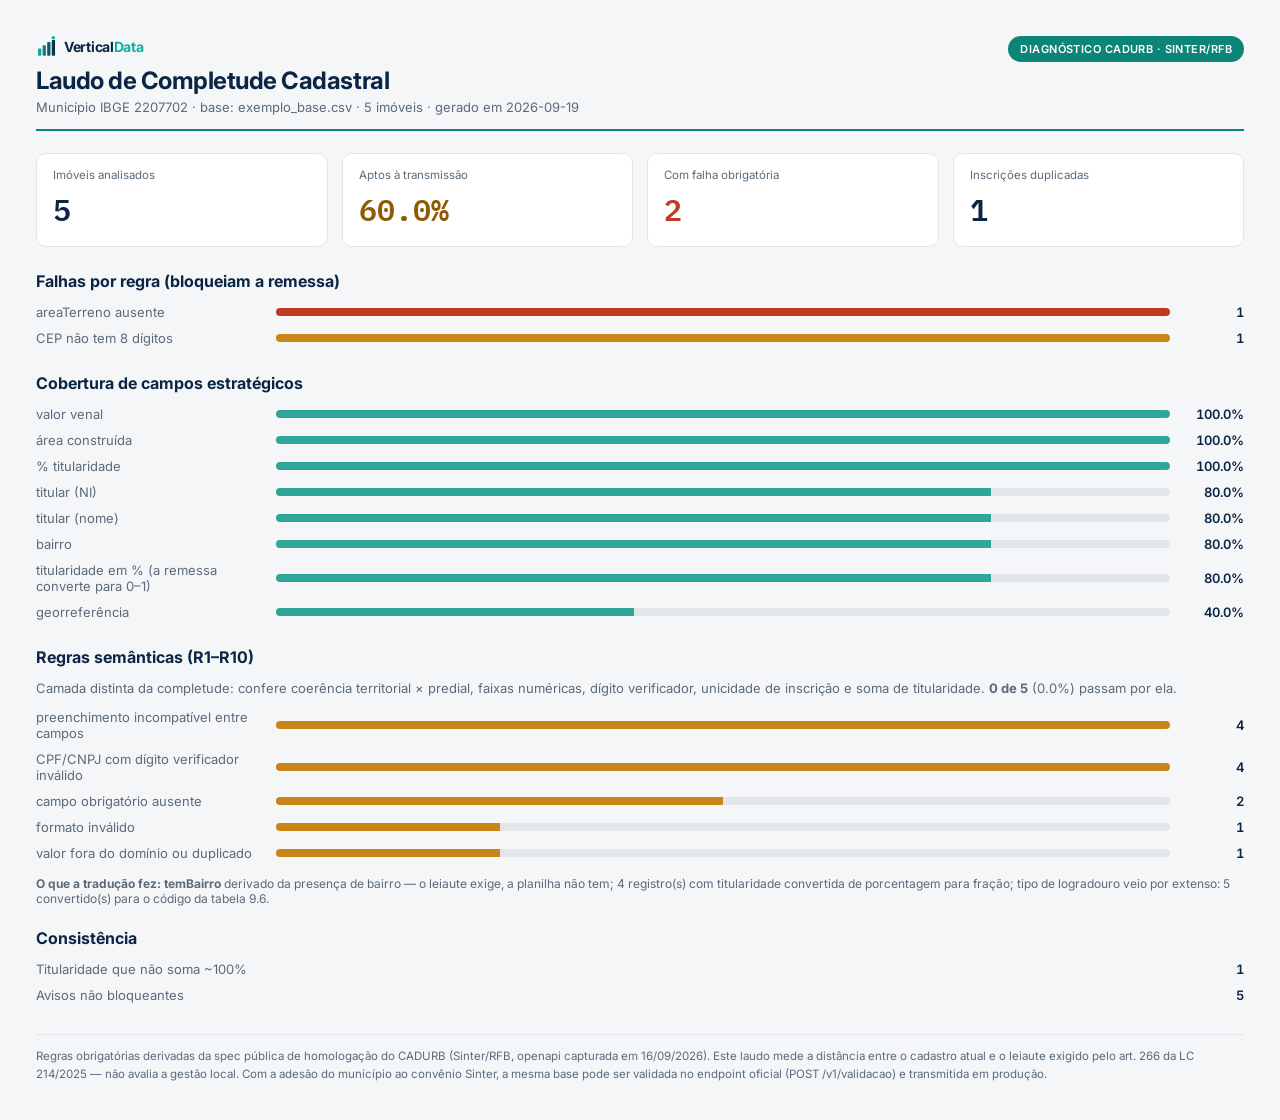
<file: m0-conector/LAUDO-completude.html>
<!DOCTYPE html><html lang="pt-BR"><head><meta charset="utf-8">
<title>Laudo de Completude Cadastral — IBGE 2207702 · Vertical Data</title>
<link href="https://fonts.googleapis.com/css2?family=Inter:wght@400;500;600;700&family=IBM+Plex+Mono:wght@400;500;600&display=swap" rel="stylesheet">
<style>
/* Tokens da marca (marca/vertical-data.css). O laudo é o artefato que o
   cliente recebe e imprime — por isso é claro e fixo, sem alternância de tema. */
:root{--paper:#F4F6F8;--ink:#0B2545;--teal:#0D8478;--marca:#12B0A0;--ochre:#8F5A02;--terra:#C03A24;--slate:#5B6B7A;--line:#E2E6EA}
*{box-sizing:border-box}body{margin:0;font-family:Inter,-apple-system,sans-serif;background:var(--paper);color:var(--ink);padding:36px}
.head{display:flex;justify-content:space-between;align-items:flex-start;border-bottom:2px solid var(--teal);padding-bottom:14px;margin-bottom:22px}
h1{font:700 24px Inter,sans-serif;letter-spacing:-.02em;margin:0} .sub{color:var(--slate);font-size:13px;margin-top:4px}
.chip{background:var(--teal);color:#fff;font-size:11px;font-weight:600;padding:6px 12px;border-radius:99px;letter-spacing:.04em}
.kpis{display:grid;grid-template-columns:repeat(auto-fit,minmax(150px,1fr));gap:14px;margin-bottom:24px}
.k{background:#fff;border:1px solid var(--line);border-radius:10px;padding:14px 16px}
.k .l{font-size:11.5px;color:var(--slate)} .k .v{font:600 30px 'IBM Plex Mono',monospace;margin-top:4px;font-variant-numeric:tabular-nums}
h2{font:700 16px Inter,sans-serif;margin:22px 0 8px} p.ok{color:var(--teal);font-weight:600}
.hrow{display:grid;grid-template-columns:230px 1fr 64px;gap:10px;align-items:center;font-size:13px;padding:5px 0}
.hl{color:var(--slate)} .hbar{height:8px;background:var(--line);border-radius:4px;overflow:hidden} .hbar i{display:block;height:100%}
.hv{text-align:right;font-weight:600;font-variant-numeric:tabular-nums}
.marca{display:flex;align-items:center;gap:7px;margin-bottom:9px;font-size:14px;font-weight:700;letter-spacing:-.02em}
.marca b{color:var(--marca);font-weight:700}
.foot{margin-top:26px;border-top:1px solid var(--line);padding-top:12px;font-size:11.5px;color:var(--slate);line-height:1.6}
@media(max-width:560px){body{padding:22px 14px}.head{flex-direction:column;gap:12px;align-items:flex-start}.hrow{grid-template-columns:1fr 56px;gap:8px}.hrow .hbar{grid-column:1/3;order:3}/* linhas de Consistência passam um <div> vazio no lugar da barra; sem isto ele ocupa a coluna do valor e joga o número para a linha de baixo */.hrow>div:empty{display:none}.hl{white-space:normal}h1{font-size:21px} .k .v{font-size:25px}}
</style></head><body>
<div class="head"><div><div class="marca"><svg viewBox="0 0 32 32" width="21" height="21" aria-hidden="true"><defs><linearGradient id="vdl" x1="3" y1="0" x2="29" y2="0" gradientUnits="userSpaceOnUse"><stop offset="0" stop-color="#12B0A0"/><stop offset="1" stop-color="#0B2545"/></linearGradient></defs><g fill="url(#vdl)"><rect x="3" y="19" width="5" height="11" rx="1.4"/><rect x="10" y="14" width="5" height="16" rx="1.4"/><rect x="17" y="9" width="5" height="21" rx="1.4"/><rect x="24" y="6" width="5" height="24" rx="1.4"/></g><circle cx="26.5" cy="2.7" r="2.7" fill="#12B0A0"/></svg><span>Vertical<b>Data</b></span></div><h1>Laudo de Completude Cadastral</h1>
<div class="sub">Município IBGE 2207702 · base: exemplo_base.csv · 5 imóveis · gerado em 2026-09-19</div></div>
<span class="chip">DIAGNÓSTICO CADURB · SINTER/RFB</span></div>
<div class="kpis">
<div class="k"><div class="l">Imóveis analisados</div><div class="v">5</div></div>
<div class="k"><div class="l">Aptos à transmissão</div><div class="v" style="color:#8F5A02">60.0%</div></div>
<div class="k"><div class="l">Com falha obrigatória</div><div class="v" style="color:var(--terra)">2</div></div>
<div class="k"><div class="l">Inscrições duplicadas</div><div class="v">1</div></div></div>
<h2>Falhas por regra (bloqueiam a remessa)</h2><div class="hrow"><span class="hl">areaTerreno ausente</span><div class="hbar"><i style="width:100%;background:#C03A24"></i></div><span class="hv">1</span></div><div class="hrow"><span class="hl">CEP não tem 8 dígitos</span><div class="hbar"><i style="width:100%;background:#C98518"></i></div><span class="hv">1</span></div>
<h2>Cobertura de campos estratégicos</h2><div class="hrow"><span class="hl">valor venal</span><div class="hbar"><i style="width:100%;background:#2FA697"></i></div><span class="hv">100.0%</span></div><div class="hrow"><span class="hl">área construída</span><div class="hbar"><i style="width:100%;background:#2FA697"></i></div><span class="hv">100.0%</span></div><div class="hrow"><span class="hl">% titularidade</span><div class="hbar"><i style="width:100%;background:#2FA697"></i></div><span class="hv">100.0%</span></div><div class="hrow"><span class="hl">titular (NI)</span><div class="hbar"><i style="width:80%;background:#2FA697"></i></div><span class="hv">80.0%</span></div><div class="hrow"><span class="hl">titular (nome)</span><div class="hbar"><i style="width:80%;background:#2FA697"></i></div><span class="hv">80.0%</span></div><div class="hrow"><span class="hl">bairro</span><div class="hbar"><i style="width:80%;background:#2FA697"></i></div><span class="hv">80.0%</span></div><div class="hrow"><span class="hl">titularidade em % (a remessa converte para 0–1)</span><div class="hbar"><i style="width:80%;background:#2FA697"></i></div><span class="hv">80.0%</span></div><div class="hrow"><span class="hl">georreferência</span><div class="hbar"><i style="width:40%;background:#2FA697"></i></div><span class="hv">40.0%</span></div>
<h2>Regras semânticas (R1–R10)</h2><p style="font-size:13px;color:var(--slate);margin-bottom:8px">Camada distinta da completude: confere coerência territorial × predial, faixas numéricas, dígito verificador, unicidade de inscrição e soma de titularidade. <b>0 de 5</b> (0.0%) passam por ela.</p><div class="hrow"><span class="hl">preenchimento incompatível entre campos</span><div class="hbar"><i style="width:100%;background:#C98518"></i></div><span class="hv">4</span></div><div class="hrow"><span class="hl">CPF/CNPJ com dígito verificador inválido</span><div class="hbar"><i style="width:100%;background:#C98518"></i></div><span class="hv">4</span></div><div class="hrow"><span class="hl">campo obrigatório ausente</span><div class="hbar"><i style="width:50%;background:#C98518"></i></div><span class="hv">2</span></div><div class="hrow"><span class="hl">formato inválido</span><div class="hbar"><i style="width:25%;background:#C98518"></i></div><span class="hv">1</span></div><div class="hrow"><span class="hl">valor fora do domínio ou duplicado</span><div class="hbar"><i style="width:25%;background:#C98518"></i></div><span class="hv">1</span></div><p style="font-size:12px;color:var(--slate);margin-top:10px"><b>O que a tradução fez:</b> <b>temBairro</b> derivado da presença de bairro — o leiaute exige, a planilha não tem; 4 registro(s) com titularidade convertida de porcentagem para fração; tipo de logradouro veio por extenso: 5 convertido(s) para o código da tabela 9.6.</p>
<h2>Consistência</h2>
<div class="hrow"><span class="hl">Titularidade que não soma ~100%</span><div></div><span class="hv">1</span></div>
<div class="hrow"><span class="hl">Avisos não bloqueantes</span><div></div><span class="hv">5</span></div>
<div class="foot">Regras obrigatórias derivadas da spec pública de homologação do CADURB (Sinter/RFB, openapi capturada em 16/09/2026). Este laudo mede a distância entre o cadastro atual e o leiaute exigido pelo art. 266 da LC 214/2025 — não avalia a gestão local. Com a adesão do município ao convênio Sinter, a mesma base pode ser validada no endpoint oficial (POST /v1/validacao) e transmitida em produção.</div>
</body></html>
</file>
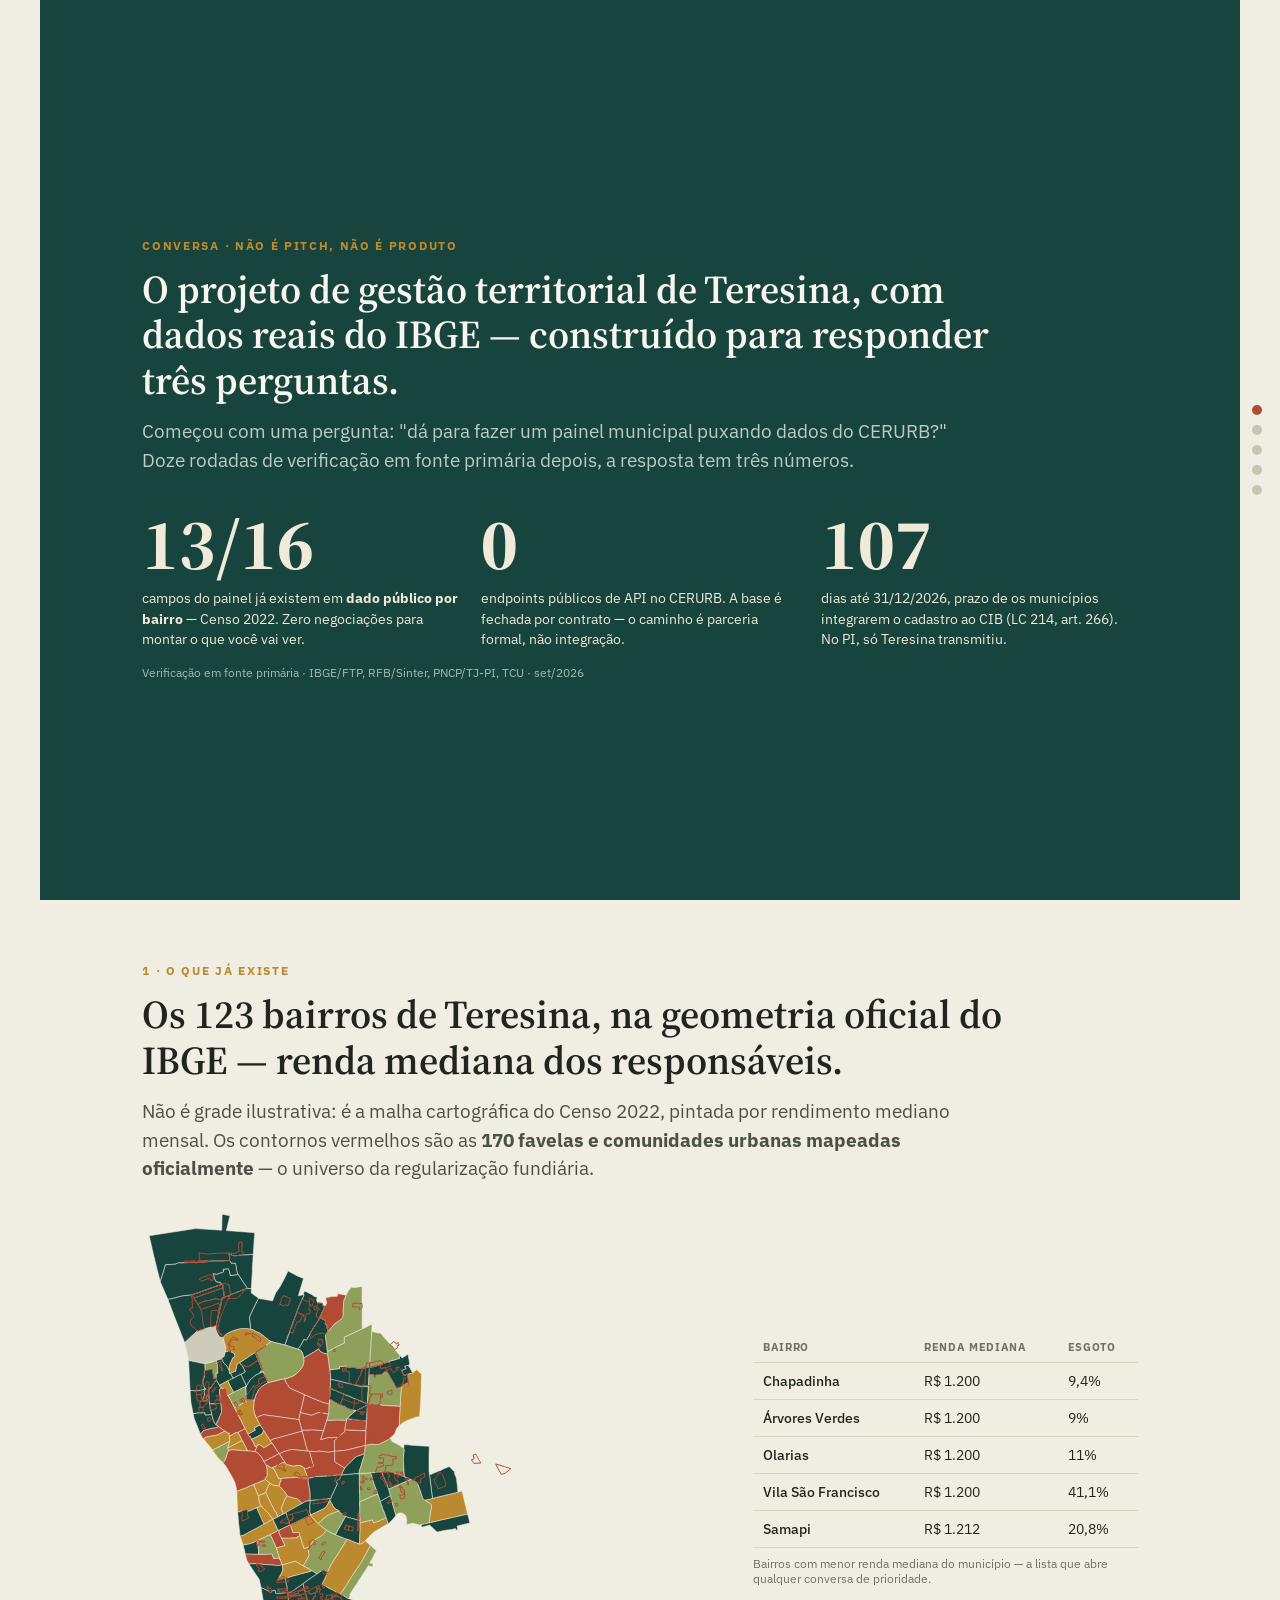
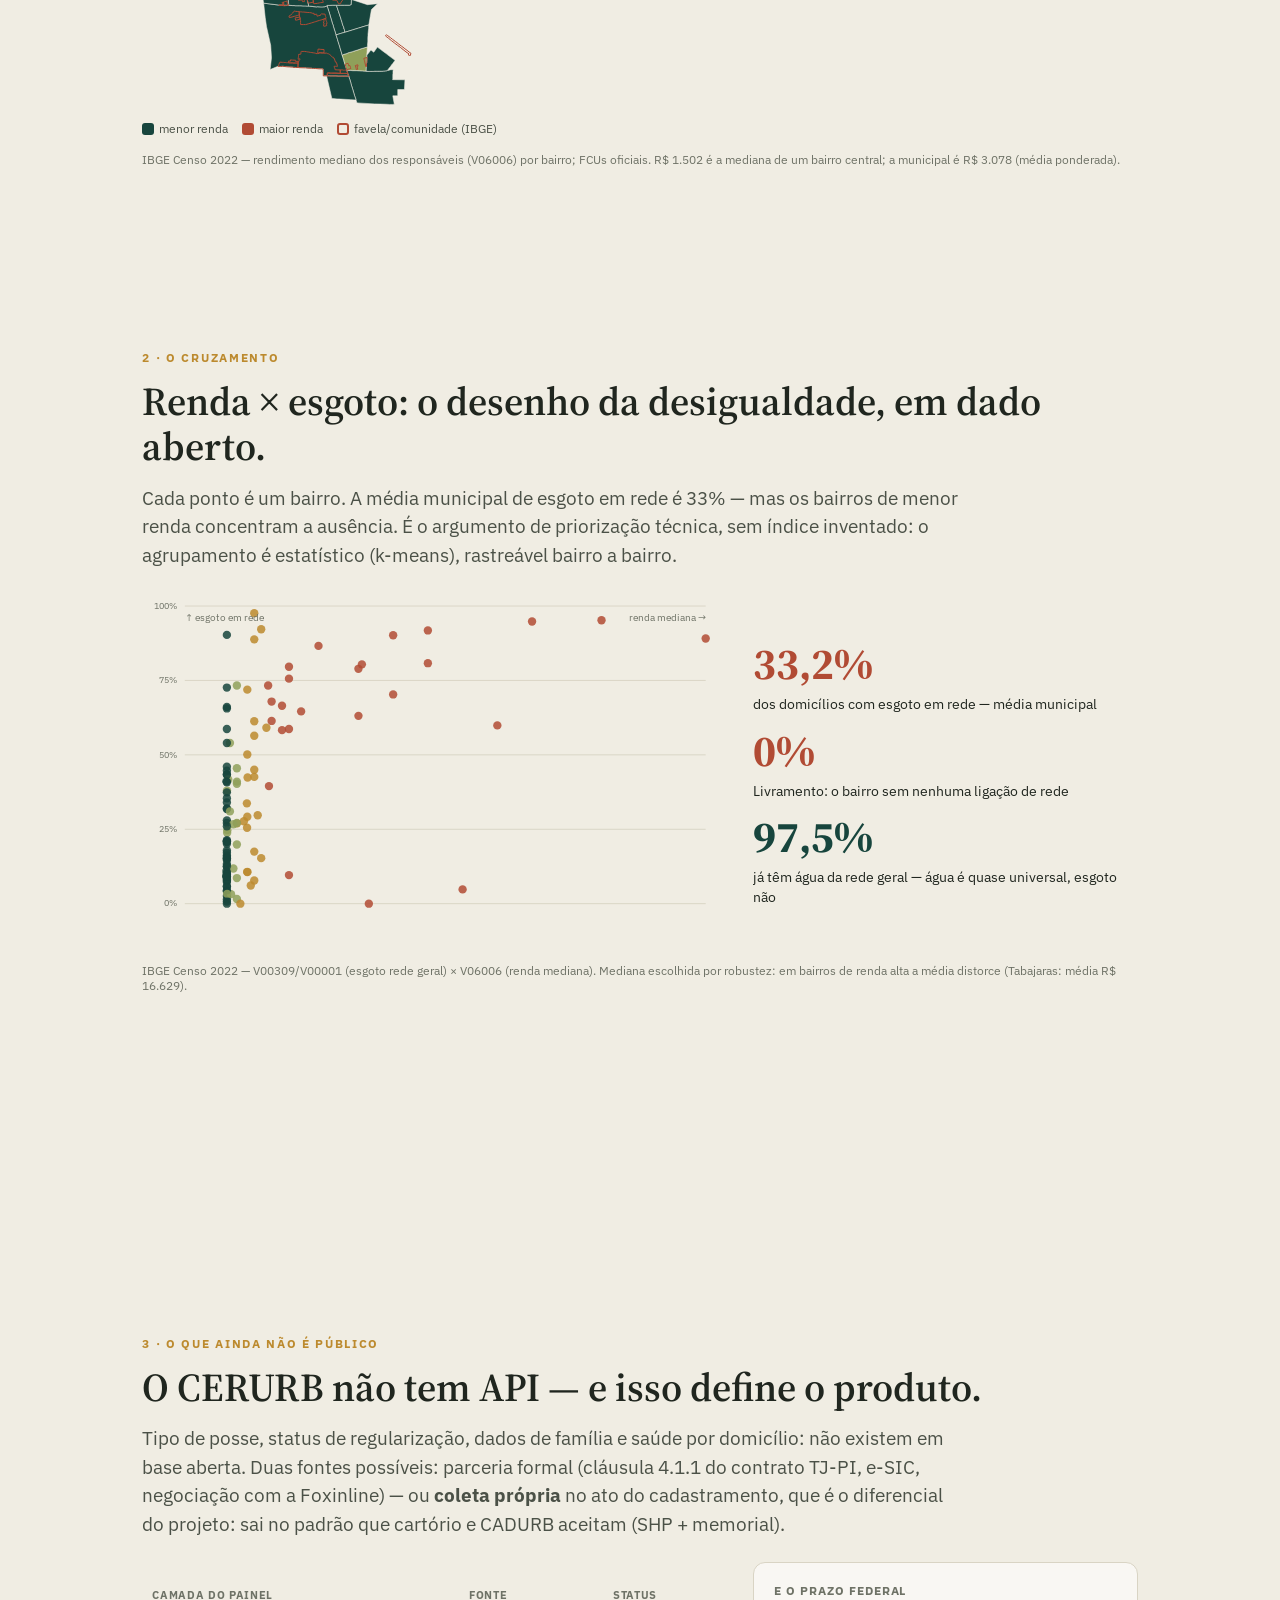
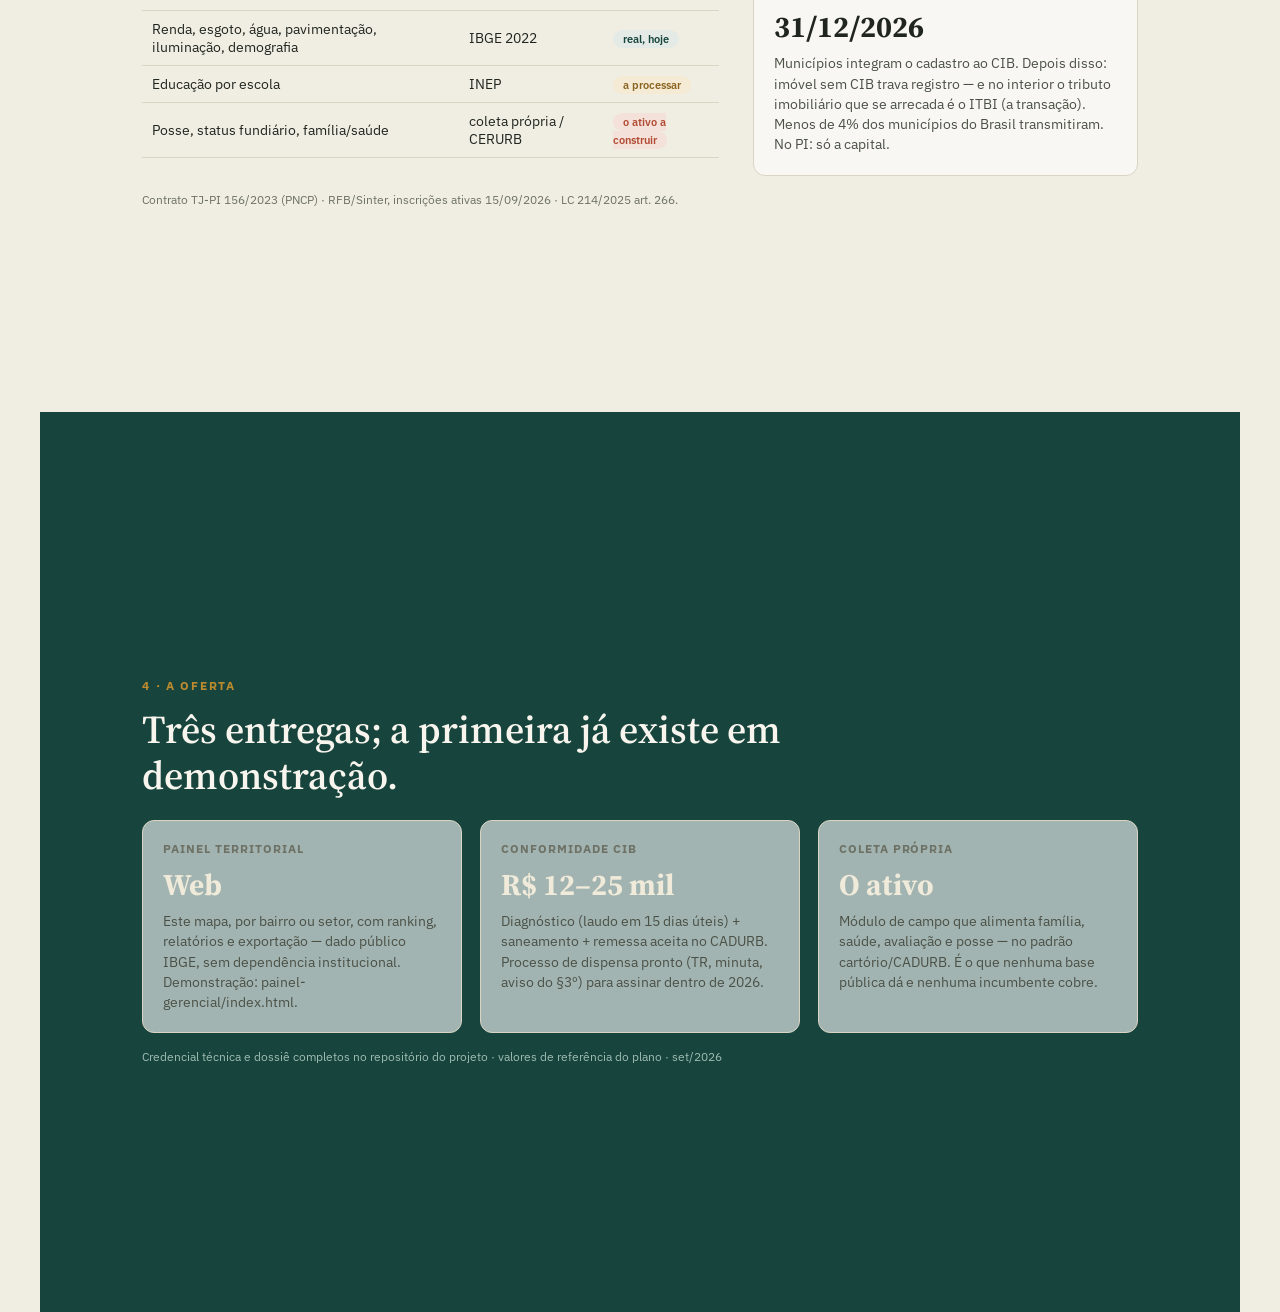
<file: painel/conversa.html>
<!DOCTYPE html>
<html lang="pt-BR">
<head>
<meta charset="UTF-8"><meta name="viewport" content="width=device-width, initial-scale=1.0">
<title>Conversa — Painel Territorial Teresina</title>
<link href="https://fonts.googleapis.com/css2?family=Source+Serif+4:opsz,wght@8..60,400;8..60,600;8..60,700&family=IBM+Plex+Sans:wght@400;500;600;700&display=swap" rel="stylesheet">
<style>
:root{--paper:#F0EDE3;--ink:#20261F;--soft:#4B5147;--teal:#17453D;--ochre:#BC8A2E;--terra:#B14B34;--line:#D9D4C4;--slate:#6E7266}
*{box-sizing:border-box}html{scroll-behavior:smooth}body{margin:0;font-family:'IBM Plex Sans',sans-serif;background:var(--paper);color:var(--ink)}
h1,h2,h3{font-family:'Source Serif 4',serif}
.sec{min-height:100vh;padding:7vh 8vw 5vh;display:flex;flex-direction:column;justify-content:center;max-width:1200px;margin:0 auto}
.kicker{font-size:12px;font-weight:700;letter-spacing:.14em;color:var(--ochre);text-transform:uppercase;margin-bottom:14px}
.sec h2{font-size:min(4.4vh,40px);margin:0 0 14px;font-weight:600;line-height:1.15;max-width:900px}
.lead{font-size:min(2.2vh,19px);color:var(--soft);max-width:820px;line-height:1.5;margin:0 0 24px}
.src{font-size:11.5px;color:var(--slate);margin-top:16px}
.dark{background:var(--teal);color:#EFEAD9}.dark h2{color:#F7F5EE}.dark .lead{color:#B9CDC6}.dark .src{color:#9FBBB2}
.big3{display:grid;grid-template-columns:repeat(3,1fr);gap:22px;margin-top:10px}
.big3 .n{font-family:'Source Serif 4',serif;font-size:min(9vh,72px);font-weight:700;line-height:1}
.big3 .l{font-size:14px;margin-top:8px;line-height:1.45}
svg{display:block;max-width:100%}
path.bx{stroke:#F0EDE3;stroke-width:.6}
path.fcu{fill:none;stroke:#B14B34;stroke-width:1.1}
.row{display:grid;grid-template-columns:1.2fr .8fr;gap:34px;align-items:center}
.tbl{width:100%;border-collapse:collapse;font-size:14px}
.tbl th{text-align:left;font-size:11px;text-transform:uppercase;letter-spacing:.06em;color:var(--slate);padding:8px 10px;border-bottom:1px solid var(--line)}
.tbl td{padding:9px 10px;border-bottom:1px solid var(--line)}
.tag{padding:2px 10px;border-radius:99px;font-size:11px;font-weight:600}.tag.h{background:#F4E1DA;color:var(--terra)}.tag.m{background:#F5EAD3;color:#8a6420}.tag.l{background:#E4EBE7;color:var(--teal)}
.dots{position:fixed;right:18px;top:50%;transform:translateY(-50%);display:flex;flex-direction:column;gap:10px;z-index:9}
.dots a{width:10px;height:10px;border-radius:50%;background:#C9C4B2;display:block;transition:.2s}
.dots a.on{background:var(--terra)}
.legend{display:flex;gap:14px;font-size:12px;color:var(--soft);margin-top:10px;flex-wrap:wrap}
.sw{width:12px;height:12px;border-radius:3px;display:inline-block;margin-right:5px;vertical-align:-2px}
.hint{font-size:12px;color:var(--slate);margin-top:8px}
.offer{display:grid;grid-template-columns:repeat(3,1fr);gap:18px;margin-top:8px}
.card{border:1px solid var(--line);border-radius:12px;padding:20px;background:rgba(255,255,255,.6)}
.card .t{font-size:12px;font-weight:700;letter-spacing:.08em;color:var(--slate);text-transform:uppercase}
.card .v{font-family:'Source Serif 4',serif;font-size:30px;font-weight:700;margin:8px 0 6px}
.card .d{font-size:13.5px;line-height:1.5;color:var(--soft)}
@media(max-width:900px){.row,.big3,.offer{grid-template-columns:1fr}}
</style>
</head>
<body>
<nav class="dots" id="dots"></nav>

<section class="sec dark" id="s1">
 <div class="kicker">Conversa · não é pitch, não é produto</div>
 <h2>O projeto de gestão territorial de Teresina, com dados reais do IBGE — construído para responder três perguntas.</h2>
 <p class="lead">Começou com uma pergunta: "dá para fazer um painel municipal puxando dados do CERURB?" Doze rodadas de verificação em fonte primária depois, a resposta tem três números.</p>
 <div class="big3">
  <div><div class="n">13/16</div><div class="l">campos do painel já existem em <b>dado público por bairro</b> — Censo 2022. Zero negociações para montar o que você vai ver.</div></div>
  <div><div class="n">0</div><div class="l">endpoints públicos de API no CERURB. A base é fechada por contrato — o caminho é parceria formal, não integração.</div></div>
  <div><div class="n">107</div><div class="l">dias até 31/12/2026, prazo de os municípios integrarem o cadastro ao CIB (LC 214, art. 266). No PI, só Teresina transmitiu.</div></div>
 </div>
 <div class="src">Verificação em fonte primária · IBGE/FTP, RFB/Sinter, PNCP/TJ-PI, TCU · set/2026</div>
</section>

<section class="sec" id="s2">
 <div class="kicker">1 · o que já existe</div>
 <h2>Os 123 bairros de Teresina, na geometria oficial do IBGE — renda mediana dos responsáveis.</h2>
 <p class="lead">Não é grade ilustrativa: é a malha cartográfica do Censo 2022, pintada por rendimento mediano mensal. Os contornos vermelhos são as <b>170 favelas e comunidades urbanas mapeadas oficialmente</b> — o universo da regularização fundiária.</p>
 <div class="row">
  <div id="map1"></div>
  <div>
   <table class="tbl"><thead><tr><th>Bairro</th><th>Renda mediana</th><th>Esgoto</th></tr></thead><tbody id="topE"></tbody></table>
   <div class="hint">Bairros com menor renda mediana do município — a lista que abre qualquer conversa de prioridade.</div>
  </div>
 </div>
 <div class="legend"><span><i class="sw" style="background:#17453D"></i>menor renda</span><span><i class="sw" style="background:#B14B34"></i>maior renda</span><span><i class="sw" style="background:none;border:2px solid #B14B34"></i>favela/comunidade (IBGE)</span></div>
 <div class="src">IBGE Censo 2022 — rendimento mediano dos responsáveis (V06006) por bairro; FCUs oficiais. R$ 1.502 é a mediana de um bairro central; a municipal é R$ 3.078 (média ponderada).</div>
</section>

<section class="sec" id="s3">
 <div class="kicker">2 · o cruzamento</div>
 <h2>Renda × esgoto: o desenho da desigualdade, em dado aberto.</h2>
 <p class="lead">Cada ponto é um bairro. A média municipal de esgoto em rede é 33% — mas os bairros de menor renda concentram a ausência. É o argumento de priorização técnica, sem índice inventado: o agrupamento é estatístico (k-means), rastreável bairro a bairro.</p>
 <div class="row">
  <div id="scatter"></div>
  <div>
   <div class="big3" style="grid-template-columns:1fr;gap:14px">
    <div><div class="n" style="font-size:44px;color:var(--terra)">33,2%</div><div class="l">dos domicílios com esgoto em rede — média municipal</div></div>
    <div><div class="n" style="font-size:44px;color:var(--terra)">0%</div><div class="l">Livramento: o bairro sem nenhuma ligação de rede</div></div>
    <div><div class="n" style="font-size:44px;color:var(--teal)">97,5%</div><div class="l">já têm água da rede geral — água é quase universal, esgoto não</div></div>
   </div>
  </div>
 </div>
 <div class="src">IBGE Censo 2022 — V00309/V00001 (esgoto rede geral) × V06006 (renda mediana). Mediana escolhida por robustez: em bairros de renda alta a média distorce (Tabajaras: média R$ 16.629).</div>
</section>

<section class="sec" id="s4">
 <div class="kicker">3 · o que ainda não é público</div>
 <h2>O CERURB não tem API — e isso define o produto.</h2>
 <p class="lead">Tipo de posse, status de regularização, dados de família e saúde por domicílio: não existem em base aberta. Duas fontes possíveis: parceria formal (cláusula 4.1.1 do contrato TJ-PI, e-SIC, negociação com a Foxinline) — ou <b>coleta própria</b> no ato do cadastramento, que é o diferencial do projeto: sai no padrão que cartório e CADURB aceitam (SHP + memorial).</p>
 <div class="row">
  <div>
   <table class="tbl"><thead><tr><th>Camada do painel</th><th>Fonte</th><th>Status</th></tr></thead><tbody>
   <tr><td>Renda, esgoto, água, pavimentação, iluminação, demografia</td><td>IBGE 2022</td><td><span class="tag l">real, hoje</span></td></tr>
   <tr><td>Educação por escola</td><td>INEP</td><td><span class="tag m">a processar</span></td></tr>
   <tr><td>Posse, status fundiário, família/saúde</td><td>coleta própria / CERURB</td><td><span class="tag h">o ativo a construir</span></td></tr>
   </tbody></table>
  </div>
  <div><div class="card"><div class="t">E o prazo federal</div><div class="v">31/12/2026</div><div class="d">Municípios integram o cadastro ao CIB. Depois disso: imóvel sem CIB trava registro — e no interior o tributo imobiliário que se arrecada é o ITBI (a transação). Menos de 4% dos municípios do Brasil transmitiram. No PI: só a capital.</div></div></div>
 </div>
 <div class="src">Contrato TJ-PI 156/2023 (PNCP) · RFB/Sinter, inscrições ativas 15/09/2026 · LC 214/2025 art. 266.</div>
</section>

<section class="sec dark" id="s5">
 <div class="kicker">4 · a oferta</div>
 <h2>Três entregas; a primeira já existe em demonstração.</h2>
 <div class="offer">
  <div class="card"><div class="t">Painel territorial</div><div class="v">Web</div><div class="d">Este mapa, por bairro ou setor, com ranking, relatórios e exportação — dado público IBGE, sem dependência institucional. Demonstração: painel-gerencial/index.html.</div></div>
  <div class="card"><div class="t">Conformidade CIB</div><div class="v">R$ 12–25 mil</div><div class="d">Diagnóstico (laudo em 15 dias úteis) + saneamento + remessa aceita no CADURB. Processo de dispensa pronto (TR, minuta, aviso do §3º) para assinar dentro de 2026.</div></div>
  <div class="card"><div class="t">Coleta própria</div><div class="v">O ativo</div><div class="d">Módulo de campo que alimenta família, saúde, avaliação e posse — no padrão cartório/CADURB. É o que nenhuma base pública dá e nenhuma incumbente cobre.</div></div>
 </div>
 <div class="src">Credencial técnica e dossiê completos no repositório do projeto · valores de referência do plano · set/2026</div>
</section>

<div class="dots" id="dotsFix" style="display:none"></div>
<script>
const DATA={"bairros":{"type":"FeatureCollection","features":[{"type":"Feature","properties":{"name":"Samapi","dom":3583.0,"mor":11784.0,"n_ok":1,"agua":98.8,"esgoto":20.8,"pav":95.3,"ilum":99.1,"calcada":90.2,"rampa":1.3,"bueiro":2.2,"onibus":3.0,"arbor_sem":53.4,"idosos_pct":5.9,"criancas_pct":23.6,"renda":1568,"renda_med":1212,"mor_por_dom":3.29,"cd":"2211001083"},"geometry":{"type":"Polygon","coordinates":[[[-42.7607,-5.0577],[-42.7607,-5.0577],[-42.7609,-5.0578],[-42.7612,-5.0577],[-42.7616,-5.0574],[-42.7618,-5.0573],[-42.7618,-5.0573],[-42.7627,-5.0569],[-42.7627,-5.0571],[-42.7627,-5.0571],[-42.7634,-5.0567],[-42.7639,-5.0565],[-42.7639,-5.0565],[-42.7646,-5.0561],[-42.7648,-5.056],[-42.7652,-5.0559],[-42.7656,-5.0557],[-42.766,-5.0555],[-42.766,-5.0554],[-42.7663,-5.0553],[-42.7666,-5.0551],[-42.7667,-5.055],[-42.7669,-5.0549],[-42.7671,-5.0547],[-42.7673,-5.0546],[-42.7675,-5.0545],[-42.7679,-5.0542],[-42.7684,-5.0541],[-42.7684,-5.0541],[-42.7685,-5.0541],[-42.7685,-5.0541],[-42.7685,-5.0531],[-42.7684,-5.0522],[-42.7684,-5.0511],[-42.7683,-5.0505],[-42.7683,-5.0499],[-42.7683,-5.0495],[-42.7682,-5.0483],[-42.7682,-5.0483],[-42.7681,-5.0483],[-42.7681,-5.0483],[-42.7679,-5.0484],[-42.7676,-5.0485],[-42.7672,-5.0486],[-42.7667,-5.0488],[-42.7667,-5.0489],[-42.7667,-5.0489],[-42.7663,-5.049],[-42.7658,-5.0492],[-42.7653,-5.0494],[-42.7647,-5.0497],[-42.7643,-5.0499],[-42.764,-5.05],[-42.7635,-5.0502],[-42.763,-5.0504],[-42.7624,-5.0507],[-42.7624,-5.0507],[-42.7617,-5.051],[-42.7613,-5.0511],[-42.7613,-5.0512],[-42.7607,-5.0514],[-42.7607,-5.0514],[-42.7607,-5.0514],[-42.7603,-5.0516],[-42.76,-5.0518],[-42.7599,-5.0518],[-42.7595,-5.0519],[-42.7595,-5.0519],[-42.7591,-5.0521],[-42.759,-5.0521],[-42.7589,-5.0522],[-42.7587,-5.0522],[-42.7584,-5.0523],[-42.7583,-5.0524],[-42.7583,-5.0524],[-42.7582,-5.0523],[-42.7578,-5.0525],[-42.7575,-5.0527],[-42.7574,-5.0527],[-42.7572,-5.0528],[-42.7568,-5.053],[-42.7563,-5.0532],[-42.7562,-5.0532],[-42.7559,-5.0534],[-42.7559,-5.0534],[-42.7555,-5.0535],[-42.7551,-5.0537],[-42.7547,-5.0539],[-42.7546,-5.0539],[-42.754,-5.0541],[-42.753,-5.0545],[-42.7529,-5.0546],[-42.7524,-5.0548],[-42.7522,-5.0548],[-42.7518,-5.055],[-42.7516,-5.0552],[-42.7514,-5.0552],[-42.7511,-5.0554],[-42.7505,-5.0556],[-42.7502,-5.0558],[-42.7497,-5.0559],[-42.7495,-5.056],[-42.749,-5.0563],[-42.7488,-5.0564],[-42.7487,-5.0564],[-42.7487,-5.0565],[-42.7487,-5.0565],[-42.7487,-5.0566],[-42.7487,-5.0566],[-42.7487,-5.0567],[-42.7486,-5.0567],[-42.7486,-5.0567],[-42.7486,-5.0567],[-42.7485,-5.0567],[-42.7486,-5.0569],[-42.7487,-5.0569],[-42.7487,-5.057],[-42.7488,-5.0571],[-42.7489,-5.0572],[-42.7489,-5.0572],[-42.7493,-5.0574],[-42.7496,-5.0575],[-42.7501,-5.0578],[-42.7505,-5.058],[-42.7514,-5.0585],[-42.753,-5.0592],[-42.7537,-5.0596],[-42.7546,-5.06],[-42.7547,-5.0599],[-42.7562,-5.0596],[-42.7563,-5.0596],[-42.7566,-5.0596],[-42.7573,-5.0594],[-42.7576,-5.0593],[-42.7578,-5.0593],[-42.7583,-5.0592],[-42.7586,-5.0591],[-42.7586,-5.0591],[-42.7592,-5.0587],[-42.7594,-5.0586],[-42.7597,-5.0585],[-42.7599,-5.0582],[-42.7599,-5.0582],[-42.7601,-5.058],[-42.7605,-5.0578],[-42.7605,-5.0578],[-42.7607,-5.0577]]]}},{"type":"Feature","properties":{"name":"Parque Ideal","dom":3449.0,"mor":10733.0,"n_ok":1,"agua":99.9,"esgoto":23.8,"pav":99.4,"ilum":99.7,"calcada":99.7,"rampa":3.8,"bueiro":4.0,"onibus":6.6,"arbor_sem":55.3,"idosos_pct":15.0,"criancas_pct":17.0,"renda":2079,"renda_med":1220,"mor_por_dom":3.11,"cd":"2211001059"},"geometry":{"type":"Polygon","coordinates":[[[-42.7444,-5.1002],[-42.744,-5.1013],[-42.7439,-5.1012],[-42.7438,-5.1015],[-42.7438,-5.1016],[-42.7436,-5.1022],[-42.7434,-5.103],[-42.7434,-5.103],[-42.7431,-5.1037],[-42.7438,-5.104],[-42.7447,-5.1044],[-42.7447,-5.1044],[-42.7456,-5.1048],[-42.7458,-5.1048],[-42.7461,-5.105],[-42.7465,-5.1051],[-42.748,-5.1058],[-42.7481,-5.1059],[-42.7486,-5.1061],[-42.7496,-5.1065],[-42.7497,-5.1065],[-42.7499,-5.1066],[-42.7501,-5.1068],[-42.7507,-5.107],[-42.7514,-5.1073],[-42.752,-5.1076],[-42.7523,-5.1077],[-42.7525,-5.1077],[-42.7526,-5.1077],[-42.7527,-5.1077],[-42.7527,-5.1076],[-42.7527,-5.1071],[-42.7527,-5.1068],[-42.7527,-5.1055],[-42.7527,-5.1048],[-42.7527,-5.1047],[-42.7527,-5.1046],[-42.7528,-5.1035],[-42.7528,-5.1026],[-42.7528,-5.1016],[-42.7528,-5.1006],[-42.7528,-5.0996],[-42.7529,-5.0986],[-42.7529,-5.0975],[-42.7529,-5.0965],[-42.7529,-5.0955],[-42.7529,-5.0945],[-42.7529,-5.0939],[-42.753,-5.093],[-42.7529,-5.093],[-42.7523,-5.0929],[-42.7506,-5.0928],[-42.7498,-5.0928],[-42.7491,-5.0928],[-42.7483,-5.0927],[-42.747,-5.0926],[-42.7467,-5.0932],[-42.7466,-5.0935],[-42.746,-5.095],[-42.746,-5.0951],[-42.7462,-5.0951],[-42.7462,-5.0952],[-42.7462,-5.0953],[-42.746,-5.0956],[-42.7459,-5.0961],[-42.7455,-5.0972],[-42.7454,-5.0975],[-42.7453,-5.0979],[-42.7452,-5.0982],[-42.7451,-5.0985],[-42.7448,-5.0993],[-42.7448,-5.0993],[-42.7446,-5.0998],[-42.7444,-5.1002]]]}},{"type":"Feature","properties":{"name":"Marquês de Paranaguá","dom":1006.0,"mor":3085.0,"n_ok":1,"agua":98.9,"esgoto":58.3,"pav":100.0,"ilum":100.0,"calcada":100.0,"rampa":0.8,"bueiro":44.4,"onibus":20.9,"arbor_sem":33.8,"idosos_pct":25.7,"criancas_pct":12.6,"renda":4171,"renda_med":2800,"mor_por_dom":3.07,"cd":"2211001102"},"geometry":{"type":"Polygon","coordinates":[[[-42.8121,-5.08],[-42.8124,-5.0793],[-42.8128,-5.0786],[-42.8132,-5.0779],[-42.8135,-5.0772],[-42.8139,-5.0764],[-42.8144,-5.0756],[-42.8155,-5.0734],[-42.8166,-5.0713],[-42.8157,-5.0708],[-42.8147,-5.0703],[-42.8137,-5.0698],[-42.8128,-5.0693],[-42.8127,-5.0695],[-42.8123,-5.0702],[-42.812,-5.0708],[-42.8117,-5.0715],[-42.8112,-5.0723],[-42.8111,-5.0726],[-42.8106,-5.0736],[-42.8102,-5.0734],[-42.8097,-5.0743],[-42.8094,-5.075],[-42.809,-5.0758],[-42.8086,-5.0765],[-42.8082,-5.0772],[-42.8079,-5.0779],[-42.8075,-5.0788],[-42.8069,-5.0786],[-42.8065,-5.0787],[-42.8068,-5.0794],[-42.8073,-5.0805],[-42.8076,-5.0812],[-42.8078,-5.0815],[-42.808,-5.0814],[-42.8083,-5.0814],[-42.8089,-5.0813],[-42.8099,-5.0812],[-42.8107,-5.0812],[-42.8115,-5.0811],[-42.8121,-5.08]]]}},{"type":"Feature","properties":{"name":"Piçarra","dom":822.0,"mor":2467.0,"n_ok":1,"agua":97.0,"esgoto":61.3,"pav":99.6,"ilum":100.0,"calcada":99.4,"rampa":26.7,"bueiro":20.0,"onibus":6.0,"arbor_sem":27.9,"idosos_pct":25.6,"criancas_pct":13.0,"renda":3298,"renda_med":2000,"mor_por_dom":3.0,"cd":"2211001004"},"geometry":{"type":"Polygon","coordinates":[[[-42.795,-5.0995],[-42.7958,-5.0993],[-42.796,-5.0993],[-42.7971,-5.0993],[-42.7975,-5.0993],[-42.7977,-5.0993],[-42.798,-5.0991],[-42.7988,-5.0987],[-42.7997,-5.0981],[-42.7999,-5.098],[-42.8,-5.098],[-42.8015,-5.0967],[-42.8022,-5.0962],[-42.8022,-5.0961],[-42.8021,-5.0955],[-42.8021,-5.0953],[-42.802,-5.0951],[-42.8019,-5.0948],[-42.8016,-5.0945],[-42.8014,-5.0942],[-42.8014,-5.094],[-42.8013,-5.0935],[-42.8013,-5.0934],[-42.8013,-5.0931],[-42.8013,-5.092],[-42.8014,-5.0909],[-42.8015,-5.0899],[-42.8016,-5.0888],[-42.8013,-5.0886],[-42.8011,-5.0885],[-42.8011,-5.0886],[-42.8009,-5.0888],[-42.8004,-5.0891],[-42.8004,-5.0892],[-42.7996,-5.0896],[-42.7994,-5.0898],[-42.7991,-5.0899],[-42.7987,-5.09],[-42.798,-5.0902],[-42.7978,-5.0903],[-42.7972,-5.0915],[-42.7968,-5.0923],[-42.7964,-5.0931],[-42.7961,-5.0938],[-42.7957,-5.0945],[-42.7953,-5.0953],[-42.7953,-5.0954],[-42.7953,-5.0954],[-42.7952,-5.0956],[-42.7952,-5.0957],[-42.7942,-5.0956],[-42.7939,-5.0964],[-42.7939,-5.0966],[-42.794,-5.0971],[-42.7943,-5.097],[-42.7945,-5.0979],[-42.7947,-5.0987],[-42.7949,-5.0996],[-42.795,-5.0995]]]}},{"type":"Feature","properties":{"name":"Água Mineral","dom":3238.0,"mor":10586.0,"n_ok":1,"agua":99.7,"esgoto":12.4,"pav":100.0,"ilum":100.0,"calcada":95.5,"rampa":4.4,"bueiro":31.8,"onibus":30.9,"arbor_sem":77.3,"idosos_pct":15.1,"criancas_pct":19.5,"renda":1512,"renda_med":1212,"mor_por_dom":3.27,"cd":"2211001108"},"geometry":{"type":"Polygon","coordinates":[[[-42.8065,-5.0409],[-42.8055,-5.0404],[-42.8051,-5.0402],[-42.8043,-5.0398],[-42.8033,-5.0394],[-42.803,-5.0402],[-42.8026,-5.0411],[-42.8022,-5.0421],[-42.8013,-5.0437],[-42.8011,-5.0443],[-42.801,-5.0443],[-42.8009,-5.0447],[-42.8006,-5.0453],[-42.8014,-5.0456],[-42.8019,-5.0459],[-42.8037,-5.0471],[-42.8039,-5.0471],[-42.8046,-5.0479],[-42.8056,-5.0489],[-42.8056,-5.0489],[-42.8056,-5.0489],[-42.8057,-5.049],[-42.8066,-5.0507],[-42.8072,-5.0517],[-42.8075,-5.0528],[-42.8079,-5.0543],[-42.8086,-5.0544],[-42.8091,-5.0544],[-42.8096,-5.0544],[-42.8103,-5.0544],[-42.8105,-5.0544],[-42.8112,-5.0544],[-42.8123,-5.0545],[-42.8123,-5.0537],[-42.8123,-5.0533],[-42.8124,-5.0525],[-42.8124,-5.0521],[-42.8124,-5.0516],[-42.8124,-5.0506],[-42.8124,-5.0499],[-42.8125,-5.049],[-42.8125,-5.0485],[-42.8125,-5.0481],[-42.8125,-5.0478],[-42.8123,-5.0475],[-42.8122,-5.0471],[-42.8122,-5.0469],[-42.812,-5.0467],[-42.8118,-5.0463],[-42.8116,-5.046],[-42.8114,-5.0456],[-42.8112,-5.0453],[-42.8108,-5.0447],[-42.8105,-5.0442],[-42.8102,-5.0439],[-42.8102,-5.0438],[-42.8096,-5.0432],[-42.8094,-5.043],[-42.8085,-5.0423],[-42.8079,-5.0417],[-42.8077,-5.0415],[-42.8075,-5.0414],[-42.8075,-5.0414],[-42.807,-5.0411],[-42.8068,-5.041],[-42.8065,-5.0409]]]}},{"type":"Feature","properties":{"name":"Livramento","dom":102.0,"mor":339.0,"n_ok":1,"agua":100.0,"esgoto":0.0,"pav":100.0,"ilum":66.7,"calcada":63.7,"rampa":0.0,"bueiro":0.0,"onibus":0.0,"arbor_sem":56.9,"idosos_pct":3.5,"criancas_pct":28.9,"renda":1480,"renda_med":1212,"mor_por_dom":3.32,"cd":"2211001057"},"geometry":{"type":"Polygon","coordinates":[[[-42.7504,-5.084],[-42.751,-5.0857],[-42.7517,-5.0882],[-42.7526,-5.091],[-42.7529,-5.0918],[-42.7529,-5.0919],[-42.7529,-5.092],[-42.7529,-5.092],[-42.7529,-5.0921],[-42.7529,-5.0921],[-42.7529,-5.0921],[-42.7529,-5.0921],[-42.7529,-5.0921],[-42.7529,-5.0921],[-42.7529,-5.0922],[-42.7529,-5.0923],[-42.7529,-5.0923],[-42.753,-5.0926],[-42.753,-5.093],[-42.753,-5.093],[-42.753,-5.093],[-42.753,-5.093],[-42.7547,-5.0931],[-42.7553,-5.0931],[-42.7562,-5.0932],[-42.7571,-5.0933],[-42.758,-5.0934],[-42.7586,-5.0934],[-42.7595,-5.0935],[-42.7606,-5.0936],[-42.7615,-5.0937],[-42.7624,-5.0937],[-42.7623,-5.0937],[-42.7623,-5.0937],[-42.7622,-5.0934],[-42.7618,-5.0926],[-42.7616,-5.0921],[-42.7615,-5.0919],[-42.7612,-5.0913],[-42.7609,-5.0908],[-42.7608,-5.0906],[-42.7607,-5.0904],[-42.7607,-5.0903],[-42.7607,-5.0902],[-42.7607,-5.0901],[-42.7606,-5.09],[-42.7606,-5.0899],[-42.7605,-5.0898],[-42.7603,-5.0898],[-42.7601,-5.0896],[-42.7598,-5.0892],[-42.7596,-5.089],[-42.7588,-5.0882],[-42.7582,-5.0876],[-42.7575,-5.0869],[-42.7567,-5.0861],[-42.7561,-5.0855],[-42.7557,-5.0851],[-42.7554,-5.0848],[-42.7551,-5.0846],[-42.7549,-5.0844],[-42.7545,-5.0841],[-42.754,-5.0839],[-42.754,-5.0839],[-42.7537,-5.0837],[-42.753,-5.0835],[-42.7526,-5.0834],[-42.7516,-5.0831],[-42.7512,-5.083],[-42.7509,-5.0829],[-42.7508,-5.0828],[-42.7506,-5.0826],[-42.7506,-5.0825],[-42.7505,-5.0826],[-42.7505,-5.0826],[-42.7505,-5.0826],[-42.7504,-5.0827],[-42.7504,-5.0828],[-42.7503,-5.083],[-42.7503,-5.0831],[-42.7503,-5.0831],[-42.7502,-5.0832],[-42.7502,-5.0832],[-42.7502,-5.0834],[-42.7504,-5.084]]]}},{"type":"Feature","properties":{"name":"Novo Uruguai","dom":873.0,"mor":3158.0,"n_ok":1,"agua":62.2,"esgoto":42.4,"pav":96.6,"ilum":99.3,"calcada":57.0,"rampa":0.0,"bueiro":0.0,"onibus":41.6,"arbor_sem":29.0,"idosos_pct":6.8,"criancas_pct":26.3,"renda":6860,"renda_med":1809,"mor_por_dom":3.62,"cd":"2211001074"},"geometry":{"type":"Polygon","coordinates":[[[-42.7206,-5.0404],[-42.7202,-5.0409],[-42.7204,-5.0483],[-42.7205,-5.0503],[-42.7206,-5.0539],[-42.7212,-5.063],[-42.7212,-5.063],[-42.7215,-5.0631],[-42.7228,-5.0633],[-42.7236,-5.0636],[-42.7237,-5.0636],[-42.7245,-5.0639],[-42.7261,-5.0645],[-42.7262,-5.0646],[-42.7275,-5.065],[-42.728,-5.0652],[-42.7286,-5.0655],[-42.7291,-5.0657],[-42.7293,-5.0658],[-42.7297,-5.0661],[-42.7311,-5.0672],[-42.732,-5.068],[-42.732,-5.0678],[-42.7319,-5.0671],[-42.7319,-5.0658],[-42.7318,-5.0635],[-42.7317,-5.0625],[-42.7316,-5.0606],[-42.7315,-5.0593],[-42.7315,-5.059],[-42.7315,-5.0582],[-42.7315,-5.0578],[-42.7315,-5.0577],[-42.7314,-5.0569],[-42.7314,-5.0558],[-42.7313,-5.055],[-42.7313,-5.0547],[-42.7313,-5.0545],[-42.7313,-5.0541],[-42.7313,-5.0539],[-42.7312,-5.0532],[-42.7312,-5.0527],[-42.7312,-5.0527],[-42.7312,-5.0526],[-42.7312,-5.0518],[-42.7311,-5.0514],[-42.7311,-5.0507],[-42.731,-5.0503],[-42.731,-5.0501],[-42.7309,-5.0496],[-42.7308,-5.0489],[-42.7308,-5.0488],[-42.7308,-5.0485],[-42.7307,-5.0483],[-42.7307,-5.0481],[-42.7306,-5.0477],[-42.7306,-5.0476],[-42.7306,-5.0474],[-42.7306,-5.0474],[-42.7307,-5.0473],[-42.7308,-5.0473],[-42.7308,-5.0473],[-42.7308,-5.0472],[-42.7308,-5.047],[-42.7307,-5.047],[-42.7305,-5.0469],[-42.7304,-5.0468],[-42.7301,-5.0466],[-42.7299,-5.0465],[-42.7297,-5.0464],[-42.7293,-5.0462],[-42.7293,-5.0462],[-42.7293,-5.0462],[-42.7292,-5.0462],[-42.7291,-5.0461],[-42.7288,-5.0459],[-42.7287,-5.0459],[-42.7284,-5.0457],[-42.7283,-5.0456],[-42.7282,-5.0456],[-42.7281,-5.0455],[-42.7281,-5.0455],[-42.728,-5.0454],[-42.7279,-5.0454],[-42.7278,-5.0454],[-42.7277,-5.0453],[-42.7276,-5.0453],[-42.7275,-5.0452],[-42.7275,-5.0453],[-42.7273,-5.0457],[-42.727,-5.0463],[-42.727,-5.0456],[-42.7272,-5.044],[-42.7272,-5.044],[-42.7272,-5.0435],[-42.7272,-5.0433],[-42.7273,-5.043],[-42.7274,-5.0418],[-42.7274,-5.0417],[-42.7275,-5.0409],[-42.7275,-5.0408],[-42.7271,-5.0407],[-42.7265,-5.0405],[-42.7262,-5.0405],[-42.7256,-5.0403],[-42.7252,-5.0402],[-42.7249,-5.0401],[-42.7249,-5.0401],[-42.7249,-5.0401],[-42.7246,-5.0399],[-42.7242,-5.0396],[-42.7239,-5.0393],[-42.7235,-5.039],[-42.7235,-5.039],[-42.7227,-5.0384],[-42.7226,-5.0384],[-42.7206,-5.0404]]]}},{"type":"Feature","properties":{"name":"Morro da Esperança","dom":827.0,"mor":2760.0,"n_ok":1,"agua":99.9,"esgoto":16.2,"pav":100.0,"ilum":100.0,"calcada":98.4,"rampa":0.0,"bueiro":38.9,"onibus":5.4,"arbor_sem":44.4,"idosos_pct":18.5,"criancas_pct":16.8,"renda":1769,"renda_med":1212,"mor_por_dom":3.34,"cd":"2211001103"},"geometry":{"type":"Polygon","coordinates":[[[-42.8097,-5.0743],[-42.8102,-5.0734],[-42.8106,-5.0736],[-42.8111,-5.0726],[-42.8112,-5.0723],[-42.8108,-5.0719],[-42.8103,-5.0717],[-42.8094,-5.0712],[-42.8094,-5.0712],[-42.8094,-5.0712],[-42.8084,-5.0707],[-42.8075,-5.0702],[-42.8079,-5.0695],[-42.808,-5.069],[-42.8062,-5.068],[-42.805,-5.0674],[-42.8048,-5.0677],[-42.8043,-5.0685],[-42.804,-5.0689],[-42.8031,-5.0703],[-42.8035,-5.0713],[-42.8038,-5.0719],[-42.8038,-5.0719],[-42.804,-5.0723],[-42.8056,-5.0731],[-42.8063,-5.0735],[-42.8071,-5.0739],[-42.8078,-5.0742],[-42.8086,-5.0746],[-42.8094,-5.075],[-42.8097,-5.0743]]]}},{"type":"Feature","properties":{"name":"Bela Vista","dom":3988.0,"mor":12300.0,"n_ok":1,"agua":98.5,"esgoto":11.8,"pav":97.3,"ilum":98.7,"calcada":97.5,"rampa":5.0,"bueiro":24.4,"onibus":0.4,"arbor_sem":29.5,"idosos_pct":17.1,"criancas_pct":18.1,"renda":2403,"renda_med":1400,"mor_por_dom":3.08,"cd":"2211001033"},"geometry":{"type":"Polygon","coordinates":[[[-42.778,-5.1439],[-42.7792,-5.1432],[-42.7794,-5.1431],[-42.7795,-5.1431],[-42.7798,-5.1429],[-42.7799,-5.1428],[-42.7809,-5.1423],[-42.7825,-5.1414],[-42.7824,-5.1414],[-42.7824,-5.1413],[-42.7824,-5.1413],[-42.7823,-5.1413],[-42.7823,-5.1412],[-42.7822,-5.1412],[-42.7822,-5.1412],[-42.7822,-5.1412],[-42.7822,-5.1412],[-42.7819,-5.1407],[-42.7817,-5.1403],[-42.7814,-5.1399],[-42.7812,-5.1395],[-42.781,-5.1391],[-42.7808,-5.1387],[-42.7806,-5.1383],[-42.7803,-5.1379],[-42.7801,-5.1375],[-42.7799,-5.1372],[-42.7799,-5.1371],[-42.7797,-5.1367],[-42.7795,-5.1364],[-42.7793,-5.136],[-42.7794,-5.1359],[-42.7794,-5.1352],[-42.7795,-5.1346],[-42.7795,-5.1344],[-42.7795,-5.1338],[-42.7796,-5.1338],[-42.7797,-5.1332],[-42.7797,-5.133],[-42.7797,-5.1325],[-42.7791,-5.1315],[-42.7789,-5.1311],[-42.7787,-5.1309],[-42.7782,-5.1301],[-42.7779,-5.1296],[-42.7777,-5.1293],[-42.7775,-5.1289],[-42.7774,-5.1288],[-42.7771,-5.1282],[-42.777,-5.1282],[-42.7764,-5.1278],[-42.776,-5.1276],[-42.776,-5.1275],[-42.7755,-5.1272],[-42.7749,-5.1269],[-42.7745,-5.1266],[-42.7743,-5.1265],[-42.7737,-5.1262],[-42.7732,-5.1259],[-42.7728,-5.1257],[-42.7726,-5.1255],[-42.7724,-5.1253],[-42.7722,-5.1251],[-42.7717,-5.1247],[-42.7714,-5.1243],[-42.7713,-5.1242],[-42.771,-5.1237],[-42.7707,-5.1233],[-42.7702,-5.1226],[-42.7702,-5.1226],[-42.7695,-5.123],[-42.7692,-5.1232],[-42.7687,-5.1235],[-42.767,-5.1243],[-42.7656,-5.125],[-42.7654,-5.1251],[-42.7645,-5.1255],[-42.7636,-5.1258],[-42.7609,-5.1269],[-42.7607,-5.127],[-42.7595,-5.1274],[-42.7597,-5.1282],[-42.7598,-5.1283],[-42.7598,-5.1284],[-42.7598,-5.1284],[-42.7599,-5.1286],[-42.7602,-5.129],[-42.7644,-5.1357],[-42.7655,-5.1374],[-42.7658,-5.1379],[-42.7663,-5.1386],[-42.767,-5.1398],[-42.7677,-5.141],[-42.7684,-5.1423],[-42.7691,-5.1437],[-42.7696,-5.1446],[-42.7699,-5.1445],[-42.7702,-5.1444],[-42.7704,-5.1443],[-42.7706,-5.1441],[-42.7708,-5.1441],[-42.7714,-5.1439],[-42.7715,-5.1438],[-42.7719,-5.1436],[-42.7722,-5.1435],[-42.7725,-5.1438],[-42.7725,-5.1439],[-42.7727,-5.144],[-42.7727,-5.1441],[-42.7729,-5.1442],[-42.7733,-5.1444],[-42.7738,-5.1448],[-42.7738,-5.1448],[-42.7743,-5.1452],[-42.775,-5.1456],[-42.775,-5.1456],[-42.775,-5.1457],[-42.7751,-5.1457],[-42.7752,-5.1457],[-42.7752,-5.1458],[-42.7753,-5.1456],[-42.7756,-5.1454],[-42.776,-5.1451],[-42.7768,-5.1446],[-42.778,-5.1439]]]}},{"type":"Feature","properties":{"name":"Extrema","dom":1622.0,"mor":5219.0,"n_ok":1,"agua":99.9,"esgoto":2.6,"pav":99.9,"ilum":100.0,"calcada":98.8,"rampa":3.0,"bueiro":27.7,"onibus":5.4,"arbor_sem":41.6,"idosos_pct":12.1,"criancas_pct":19.7,"renda":1716,"renda_med":1212,"mor_por_dom":3.22,"cd":"2211001054"},"geometry":{"type":"Polygon","coordinates":[[[-42.7577,-5.1281],[-42.7585,-5.1278],[-42.7595,-5.1274],[-42.7607,-5.127],[-42.7609,-5.1269],[-42.7636,-5.1258],[-42.7645,-5.1255],[-42.7654,-5.1251],[-42.7642,-5.1227],[-42.7622,-5.1193],[-42.7622,-5.1192],[-42.7617,-5.1183],[-42.7614,-5.1178],[-42.7611,-5.1172],[-42.7607,-5.1166],[-42.7604,-5.1161],[-42.7601,-5.1155],[-42.7599,-5.1155],[-42.7593,-5.1157],[-42.7588,-5.1159],[-42.7584,-5.116],[-42.7582,-5.1161],[-42.7578,-5.1162],[-42.7576,-5.1162],[-42.7573,-5.1163],[-42.7571,-5.1164],[-42.757,-5.1164],[-42.7567,-5.1165],[-42.7565,-5.1165],[-42.7562,-5.1166],[-42.7559,-5.1167],[-42.7557,-5.1167],[-42.7554,-5.1168],[-42.7551,-5.1169],[-42.7543,-5.1171],[-42.7543,-5.1173],[-42.7536,-5.1173],[-42.7533,-5.1174],[-42.7525,-5.1175],[-42.7525,-5.1184],[-42.7525,-5.1188],[-42.7525,-5.1192],[-42.7525,-5.1206],[-42.7525,-5.1218],[-42.7525,-5.1218],[-42.7525,-5.1227],[-42.7526,-5.1268],[-42.7527,-5.1289],[-42.7527,-5.13],[-42.7544,-5.1294],[-42.7576,-5.1282],[-42.7577,-5.1281]]]}},{"type":"Feature","properties":{"name":"Parque Jacinta","dom":349.0,"mor":1056.0,"n_ok":1,"agua":99.7,"esgoto":1.4,"pav":88.3,"ilum":99.7,"calcada":96.3,"rampa":0.3,"bueiro":39.0,"onibus":10.9,"arbor_sem":37.8,"idosos_pct":10.0,"criancas_pct":24.7,"renda":1328,"renda_med":1212,"mor_por_dom":3.03,"cd":"2211001040"},"geometry":{"type":"Polygon","coordinates":[[[-42.7672,-5.171],[-42.7675,-5.1699],[-42.7676,-5.1695],[-42.768,-5.1683],[-42.7683,-5.1672],[-42.7685,-5.1664],[-42.7688,-5.1655],[-42.7693,-5.1641],[-42.7698,-5.1624],[-42.7698,-5.1622],[-42.7698,-5.1622],[-42.7693,-5.1622],[-42.7692,-5.1622],[-42.7683,-5.1622],[-42.767,-5.1621],[-42.7662,-5.1621],[-42.7654,-5.1621],[-42.7649,-5.1621],[-42.7649,-5.1622],[-42.7625,-5.1693],[-42.7624,-5.1697],[-42.7619,-5.1713],[-42.7617,-5.1723],[-42.7616,-5.1723],[-42.7614,-5.173],[-42.7613,-5.1731],[-42.7612,-5.1734],[-42.761,-5.174],[-42.761,-5.1743],[-42.7609,-5.1743],[-42.7607,-5.1749],[-42.7606,-5.1756],[-42.7604,-5.1763],[-42.7629,-5.177],[-42.7651,-5.1777],[-42.7655,-5.1764],[-42.7665,-5.1733],[-42.7666,-5.1727],[-42.7669,-5.1719],[-42.7672,-5.171]]]}},{"type":"Feature","properties":{"name":"Saci","dom":2086.0,"mor":6556.0,"n_ok":1,"agua":99.9,"esgoto":9.6,"pav":100.0,"ilum":100.0,"calcada":100.0,"rampa":25.5,"bueiro":15.2,"onibus":4.7,"arbor_sem":41.9,"idosos_pct":28.7,"criancas_pct":13.1,"renda":4136,"renda_med":3000,"mor_por_dom":3.14,"cd":"2211001045"},"geometry":{"type":"Polygon","coordinates":[[[-42.806,-5.1404],[-42.8069,-5.1403],[-42.81,-5.1404],[-42.8108,-5.1405],[-42.812,-5.1383],[-42.8128,-5.1352],[-42.8112,-5.1352],[-42.8111,-5.1352],[-42.8111,-5.1352],[-42.811,-5.1352],[-42.808,-5.1353],[-42.808,-5.1353],[-42.8068,-5.1353],[-42.8064,-5.1353],[-42.8059,-5.1353],[-42.8057,-5.1354],[-42.8055,-5.1355],[-42.805,-5.1354],[-42.8046,-5.1355],[-42.8041,-5.1354],[-42.8037,-5.1354],[-42.8032,-5.1354],[-42.8028,-5.1354],[-42.8026,-5.1354],[-42.8023,-5.1354],[-42.8022,-5.1354],[-42.8019,-5.1354],[-42.8019,-5.1354],[-42.8014,-5.1353],[-42.801,-5.1353],[-42.8007,-5.1353],[-42.8005,-5.1353],[-42.7999,-5.1353],[-42.7995,-5.1353],[-42.799,-5.1352],[-42.799,-5.1352],[-42.799,-5.1352],[-42.7986,-5.1353],[-42.7985,-5.1356],[-42.7984,-5.1362],[-42.798,-5.1372],[-42.798,-5.1375],[-42.7976,-5.1375],[-42.7971,-5.1375],[-42.7967,-5.1374],[-42.7965,-5.1374],[-42.7961,-5.1374],[-42.7956,-5.1373],[-42.7951,-5.1373],[-42.7949,-5.1373],[-42.7946,-5.138],[-42.7946,-5.1382],[-42.7944,-5.1379],[-42.7942,-5.1386],[-42.794,-5.1392],[-42.7938,-5.1399],[-42.7936,-5.1406],[-42.7935,-5.1408],[-42.7937,-5.1409],[-42.794,-5.1409],[-42.7944,-5.1411],[-42.7948,-5.1412],[-42.7953,-5.1413],[-42.7954,-5.1413],[-42.7957,-5.1413],[-42.7961,-5.1413],[-42.7966,-5.1412],[-42.797,-5.1412],[-42.7974,-5.1411],[-42.7979,-5.1411],[-42.7983,-5.1411],[-42.7988,-5.141],[-42.7993,-5.141],[-42.7997,-5.141],[-42.8001,-5.1409],[-42.8005,-5.1409],[-42.8009,-5.1409],[-42.8014,-5.1408],[-42.8018,-5.1408],[-42.8023,-5.1408],[-42.8028,-5.1407],[-42.8032,-5.1407],[-42.8037,-5.1406],[-42.8041,-5.1406],[-42.8046,-5.1405],[-42.8055,-5.1405],[-42.806,-5.1404],[-42.806,-5.1404]]]}},{"type":"Feature","properties":{"name":"Aroeiras","dom":3204.0,"mor":10214.0,"n_ok":1,"agua":99.1,"esgoto":20.1,"pav":90.5,"ilum":96.9,"calcada":90.8,"rampa":6.1,"bueiro":2.6,"onibus":13.7,"arbor_sem":53.7,"idosos_pct":5.6,"criancas_pct":26.4,"renda":1738,"renda_med":1212,"mor_por_dom":3.19,"cd":"2211001066"},"geometry":{"type":"Polygon","coordinates":[[[-42.7977,-5.0004],[-42.7977,-5.0004],[-42.7977,-5.0004],[-42.7971,-4.9989],[-42.7967,-4.998],[-42.7946,-4.9951],[-42.7923,-4.9908],[-42.7903,-4.9866],[-42.7854,-4.9892],[-42.7822,-4.9906],[-42.7849,-4.9996],[-42.7823,-4.9991],[-42.7818,-4.9991],[-42.7828,-5.0014],[-42.7829,-5.0014],[-42.7832,-5.002],[-42.7832,-5.0021],[-42.7834,-5.0025],[-42.7834,-5.0026],[-42.7835,-5.0027],[-42.7835,-5.0027],[-42.7836,-5.0031],[-42.7837,-5.0032],[-42.7839,-5.0036],[-42.784,-5.0039],[-42.784,-5.0039],[-42.7841,-5.004],[-42.7843,-5.0045],[-42.7843,-5.0047],[-42.7844,-5.0048],[-42.7846,-5.0054],[-42.7848,-5.0059],[-42.785,-5.0064],[-42.7853,-5.0072],[-42.7853,-5.0073],[-42.7855,-5.0077],[-42.7857,-5.0082],[-42.7859,-5.0089],[-42.7861,-5.0095],[-42.7863,-5.0101],[-42.7866,-5.0107],[-42.7866,-5.0108],[-42.7868,-5.0113],[-42.787,-5.0119],[-42.7872,-5.0124],[-42.7875,-5.0131],[-42.7877,-5.0137],[-42.7879,-5.0144],[-42.7881,-5.0149],[-42.7884,-5.0156],[-42.7885,-5.0161],[-42.7886,-5.0162],[-42.7886,-5.0163],[-42.7888,-5.0168],[-42.7889,-5.0171],[-42.7892,-5.018],[-42.7893,-5.0182],[-42.7894,-5.0186],[-42.7896,-5.0191],[-42.7899,-5.0199],[-42.79,-5.02],[-42.7919,-5.0255],[-42.7977,-5.0241],[-42.7992,-5.0236],[-42.7993,-5.0236],[-42.8006,-5.0228],[-42.802,-5.0217],[-42.8028,-5.0211],[-42.8031,-5.0208],[-42.8031,-5.0208],[-42.8032,-5.0207],[-42.804,-5.0201],[-42.8051,-5.0193],[-42.8074,-5.0182],[-42.8084,-5.0177],[-42.8096,-5.0172],[-42.8099,-5.0171],[-42.8104,-5.0129],[-42.8104,-5.0129],[-42.8106,-5.0108],[-42.8089,-5.007],[-42.8072,-5.0036],[-42.8066,-5.0024],[-42.8058,-5.0009],[-42.8058,-5.0008],[-42.8051,-5.0012],[-42.8033,-5.0014],[-42.7996,-5.0021],[-42.7985,-5.0023],[-42.7981,-5.0015],[-42.7981,-5.0015],[-42.7979,-5.0009],[-42.7977,-5.0004]]]}},{"type":"Feature","properties":{"name":"Poti Velho","dom":972.0,"mor":3336.0,"n_ok":1,"agua":99.5,"esgoto":38.0,"pav":99.2,"ilum":100.0,"calcada":99.0,"rampa":11.4,"bueiro":21.1,"onibus":21.4,"arbor_sem":50.3,"idosos_pct":16.3,"criancas_pct":17.7,"renda":1663,"renda_med":1215,"mor_por_dom":3.43,"cd":"2211001024"},"geometry":{"type":"Polygon","coordinates":[[[-42.8294,-5.0422],[-42.8296,-5.0406],[-42.8298,-5.0398],[-42.8298,-5.0392],[-42.83,-5.0381],[-42.8311,-5.0383],[-42.8323,-5.0385],[-42.8339,-5.0388],[-42.8339,-5.0383],[-42.8339,-5.0379],[-42.834,-5.037],[-42.834,-5.0362],[-42.834,-5.0362],[-42.8341,-5.0352],[-42.833,-5.0351],[-42.8329,-5.035],[-42.8308,-5.0345],[-42.8289,-5.0339],[-42.8289,-5.0339],[-42.8288,-5.0339],[-42.8285,-5.0338],[-42.8279,-5.0336],[-42.8278,-5.0342],[-42.8277,-5.0342],[-42.8275,-5.0347],[-42.8275,-5.0349],[-42.8276,-5.035],[-42.8274,-5.0359],[-42.8273,-5.0369],[-42.8273,-5.0374],[-42.8273,-5.0382],[-42.8273,-5.0387],[-42.8273,-5.0389],[-42.8273,-5.0389],[-42.8272,-5.0394],[-42.8272,-5.0397],[-42.8272,-5.04],[-42.8273,-5.0404],[-42.828,-5.0402],[-42.828,-5.0411],[-42.828,-5.042],[-42.8279,-5.0427],[-42.8285,-5.0428],[-42.8293,-5.043],[-42.8295,-5.0431],[-42.8294,-5.043],[-42.8294,-5.0429],[-42.8294,-5.0429],[-42.8293,-5.0428],[-42.8293,-5.0427],[-42.8294,-5.0422]]]}},{"type":"Feature","properties":{"name":"Cidade Nova","dom":1413.0,"mor":4134.0,"n_ok":1,"agua":99.4,"esgoto":15.3,"pav":90.6,"ilum":90.6,"calcada":91.1,"rampa":12.1,"bueiro":40.9,"onibus":2.3,"arbor_sem":40.5,"idosos_pct":18.0,"criancas_pct":15.2,"renda":3260,"renda_med":2200,"mor_por_dom":2.93,"cd":"2211001097"},"geometry":{"type":"Polygon","coordinates":[[[-42.7873,-5.1058],[-42.786,-5.106],[-42.7858,-5.1061],[-42.7854,-5.1063],[-42.7841,-5.1075],[-42.783,-5.1086],[-42.7829,-5.1087],[-42.7839,-5.1092],[-42.7847,-5.1097],[-42.7856,-5.1102],[-42.7859,-5.1103],[-42.7863,-5.1106],[-42.7875,-5.1112],[-42.788,-5.1115],[-42.7886,-5.1118],[-42.7891,-5.1121],[-42.7897,-5.1125],[-42.7903,-5.1128],[-42.7905,-5.1129],[-42.7906,-5.113],[-42.7907,-5.113],[-42.7909,-5.1132],[-42.7911,-5.1134],[-42.7915,-5.1136],[-42.7927,-5.1142],[-42.7933,-5.1128],[-42.7936,-5.1121],[-42.7938,-5.1118],[-42.7939,-5.1115],[-42.7938,-5.1113],[-42.7937,-5.1107],[-42.7933,-5.1097],[-42.7929,-5.1088],[-42.7925,-5.1078],[-42.7923,-5.1072],[-42.7921,-5.1068],[-42.7911,-5.105],[-42.7908,-5.1044],[-42.7907,-5.1046],[-42.7904,-5.1048],[-42.7903,-5.1049],[-42.7901,-5.105],[-42.7898,-5.1051],[-42.789,-5.1053],[-42.7881,-5.1055],[-42.7876,-5.1057],[-42.7873,-5.1058]]]}},{"type":"Feature","properties":{"name":"Santa Rosa","dom":0.0,"mor":0.0,"n_ok":0,"pav":null,"ilum":null,"calcada":null,"rampa":null,"bueiro":null,"onibus":null,"arbor_sem":null,"renda":null,"renda_med":null,"mor_por_dom":null,"cd":"2211001111"},"geometry":{"type":"Polygon","coordinates":[[[-42.8241,-5.0216],[-42.8241,-5.0222],[-42.8239,-5.0236],[-42.8234,-5.0254],[-42.823,-5.0269],[-42.8231,-5.0281],[-42.8232,-5.0291],[-42.8234,-5.0297],[-42.8237,-5.0308],[-42.8239,-5.0316],[-42.8241,-5.0317],[-42.8251,-5.0325],[-42.8252,-5.0326],[-42.8256,-5.0329],[-42.8257,-5.033],[-42.8279,-5.0336],[-42.8279,-5.0336],[-42.8285,-5.0338],[-42.8288,-5.0339],[-42.8289,-5.0339],[-42.8289,-5.0339],[-42.8308,-5.0345],[-42.8329,-5.035],[-42.833,-5.0351],[-42.8341,-5.0352],[-42.8343,-5.0353],[-42.8353,-5.0351],[-42.8364,-5.0349],[-42.8378,-5.0346],[-42.8425,-5.0336],[-42.843,-5.0314],[-42.8446,-5.0242],[-42.8381,-5.0182],[-42.8343,-5.017],[-42.8342,-5.017],[-42.8338,-5.0169],[-42.8328,-5.0166],[-42.831,-5.0161],[-42.8306,-5.016],[-42.8296,-5.0158],[-42.8291,-5.0156],[-42.8281,-5.0153],[-42.8281,-5.0154],[-42.8283,-5.0168],[-42.8278,-5.0184],[-42.827,-5.0201],[-42.8261,-5.0213],[-42.8241,-5.0216]]]}},{"type":"Feature","properties":{"name":"Triunfo","dom":407.0,"mor":1102.0,"n_ok":1,"agua":100.0,"esgoto":0.0,"pav":100.0,"ilum":100.0,"calcada":100.0,"rampa":84.0,"bueiro":66.1,"onibus":2.0,"arbor_sem":90.9,"idosos_pct":10.1,"criancas_pct":19.5,"renda":6377,"renda_med":5300,"mor_por_dom":2.71,"cd":"2211001050"},"geometry":{"type":"Polygon","coordinates":[[[-42.7934,-5.1312],[-42.7948,-5.1316],[-42.7963,-5.132],[-42.7963,-5.132],[-42.7964,-5.132],[-42.7965,-5.1321],[-42.7965,-5.1319],[-42.7968,-5.1313],[-42.797,-5.1309],[-42.7974,-5.13],[-42.7984,-5.1278],[-42.7994,-5.1255],[-42.7996,-5.1253],[-42.7996,-5.1252],[-42.7997,-5.1251],[-42.7995,-5.125],[-42.7988,-5.1246],[-42.7984,-5.1244],[-42.7982,-5.1243],[-42.7979,-5.1241],[-42.7974,-5.1239],[-42.7963,-5.1233],[-42.796,-5.1231],[-42.7958,-5.1229],[-42.7956,-5.1227],[-42.7953,-5.1226],[-42.7951,-5.1226],[-42.795,-5.1226],[-42.7945,-5.1225],[-42.7948,-5.1229],[-42.795,-5.1233],[-42.795,-5.1234],[-42.795,-5.1236],[-42.795,-5.1238],[-42.795,-5.1239],[-42.7951,-5.1239],[-42.7942,-5.1259],[-42.7937,-5.127],[-42.7933,-5.1278],[-42.793,-5.1285],[-42.7921,-5.1302],[-42.7919,-5.1308],[-42.7919,-5.1308],[-42.792,-5.1308],[-42.7934,-5.1312]]]}},{"type":"Feature","properties":{"name":"Campestre","dom":1739.0,"mor":5107.0,"n_ok":1,"agua":94.0,"esgoto":66.5,"pav":100.0,"ilum":99.3,"calcada":78.8,"rampa":42.0,"bueiro":22.1,"onibus":8.7,"arbor_sem":48.1,"idosos_pct":11.1,"criancas_pct":17.3,"renda":4748,"renda_med":2800,"mor_por_dom":2.94,"cd":"2211001067"},"geometry":{"type":"Polygon","coordinates":[[[-42.7531,-5.0704],[-42.7538,-5.0704],[-42.7546,-5.0703],[-42.755,-5.0703],[-42.7563,-5.0703],[-42.7578,-5.0702],[-42.758,-5.0702],[-42.7586,-5.0702],[-42.7587,-5.0702],[-42.7589,-5.0702],[-42.7591,-5.0701],[-42.7592,-5.0701],[-42.7594,-5.0701],[-42.7596,-5.0701],[-42.7596,-5.0701],[-42.7599,-5.0701],[-42.7601,-5.0701],[-42.7603,-5.0701],[-42.7604,-5.0702],[-42.7605,-5.0701],[-42.7605,-5.07],[-42.7606,-5.0699],[-42.7606,-5.0699],[-42.7606,-5.0697],[-42.7605,-5.0695],[-42.7604,-5.0686],[-42.7602,-5.0679],[-42.7601,-5.0671],[-42.7599,-5.0662],[-42.7598,-5.0657],[-42.7596,-5.0644],[-42.7595,-5.0643],[-42.7594,-5.0642],[-42.7594,-5.0642],[-42.7594,-5.0642],[-42.7593,-5.0642],[-42.7593,-5.0642],[-42.7593,-5.0642],[-42.7593,-5.0641],[-42.7592,-5.0641],[-42.7591,-5.0641],[-42.7589,-5.0642],[-42.7578,-5.0643],[-42.7573,-5.0644],[-42.7568,-5.0645],[-42.7565,-5.0645],[-42.7554,-5.0646],[-42.7548,-5.0647],[-42.7545,-5.0648],[-42.7542,-5.0648],[-42.7536,-5.0649],[-42.7535,-5.0649],[-42.7528,-5.065],[-42.7519,-5.0651],[-42.7518,-5.0651],[-42.7516,-5.0651],[-42.7507,-5.0652],[-42.7504,-5.0653],[-42.7504,-5.0653],[-42.7502,-5.0653],[-42.75,-5.0653],[-42.7494,-5.0654],[-42.7492,-5.0654],[-42.7491,-5.0654],[-42.7491,-5.0661],[-42.7492,-5.0675],[-42.7492,-5.068],[-42.7493,-5.0692],[-42.7493,-5.0697],[-42.7494,-5.07],[-42.7494,-5.0705],[-42.7495,-5.0705],[-42.7516,-5.0705],[-42.7531,-5.0704]]]}},{"type":"Feature","properties":{"name":"Mafuá","dom":748.0,"mor":2234.0,"n_ok":1,"agua":100.0,"esgoto":88.8,"pav":99.5,"ilum":100.0,"calcada":99.9,"rampa":0.1,"bueiro":4.7,"onibus":4.9,"arbor_sem":34.5,"idosos_pct":27.9,"criancas_pct":11.4,"renda":3318,"renda_med":2000,"mor_por_dom":2.99,"cd":"2211001101"},"geometry":{"type":"Polygon","coordinates":[[[-42.8137,-5.081],[-42.8141,-5.0809],[-42.8147,-5.0809],[-42.8155,-5.0808],[-42.8159,-5.0808],[-42.8164,-5.0807],[-42.8173,-5.0807],[-42.8175,-5.0807],[-42.8182,-5.0806],[-42.8191,-5.0806],[-42.82,-5.0806],[-42.8202,-5.0806],[-42.8206,-5.0807],[-42.821,-5.0809],[-42.8213,-5.081],[-42.8214,-5.081],[-42.8214,-5.081],[-42.8217,-5.0804],[-42.8221,-5.0796],[-42.822,-5.0795],[-42.8208,-5.0789],[-42.8201,-5.0785],[-42.8194,-5.0782],[-42.8187,-5.0778],[-42.818,-5.0775],[-42.8174,-5.0771],[-42.8167,-5.0768],[-42.816,-5.0764],[-42.8154,-5.0761],[-42.8144,-5.0756],[-42.8139,-5.0764],[-42.8135,-5.0772],[-42.8132,-5.0779],[-42.8128,-5.0786],[-42.8124,-5.0793],[-42.8121,-5.08],[-42.8115,-5.0811],[-42.813,-5.081],[-42.8137,-5.081]]]}},{"type":"Feature","properties":{"name":"São Joaquim","dom":2437.0,"mor":8149.0,"n_ok":1,"agua":99.3,"esgoto":72.6,"pav":99.1,"ilum":99.4,"calcada":97.5,"rampa":5.0,"bueiro":18.5,"onibus":6.6,"arbor_sem":61.0,"idosos_pct":14.0,"criancas_pct":20.3,"renda":1580,"renda_med":1212,"mor_por_dom":3.34,"cd":"2211001028"},"geometry":{"type":"Polygon","coordinates":[[[-42.834,-5.0611],[-42.8348,-5.0611],[-42.8349,-5.0611],[-42.8366,-5.0611],[-42.8367,-5.0611],[-42.8401,-5.0615],[-42.8413,-5.0557],[-42.8415,-5.0527],[-42.8417,-5.0494],[-42.8405,-5.0494],[-42.8385,-5.0495],[-42.8384,-5.0495],[-42.8373,-5.0494],[-42.836,-5.0491],[-42.8347,-5.0488],[-42.8344,-5.0489],[-42.8343,-5.0491],[-42.8342,-5.0494],[-42.8343,-5.0497],[-42.8344,-5.0499],[-42.8343,-5.0502],[-42.8342,-5.0505],[-42.8341,-5.0506],[-42.8341,-5.0507],[-42.8342,-5.0509],[-42.8343,-5.0511],[-42.8342,-5.0513],[-42.8342,-5.0515],[-42.8343,-5.0519],[-42.8343,-5.0519],[-42.8343,-5.0521],[-42.8343,-5.0522],[-42.8343,-5.0524],[-42.8344,-5.0525],[-42.8344,-5.0526],[-42.8344,-5.0527],[-42.8345,-5.0529],[-42.8346,-5.0532],[-42.8348,-5.0536],[-42.8349,-5.0539],[-42.835,-5.0543],[-42.835,-5.0545],[-42.8349,-5.0548],[-42.8327,-5.0547],[-42.8328,-5.054],[-42.8329,-5.0539],[-42.8335,-5.0538],[-42.8324,-5.0515],[-42.8319,-5.0515],[-42.8318,-5.0523],[-42.8318,-5.0529],[-42.8317,-5.0538],[-42.8316,-5.0544],[-42.8316,-5.0546],[-42.8316,-5.0552],[-42.8315,-5.0564],[-42.8315,-5.0569],[-42.8313,-5.0579],[-42.8312,-5.0581],[-42.8311,-5.0588],[-42.831,-5.0592],[-42.8309,-5.0595],[-42.8307,-5.0602],[-42.8305,-5.0609],[-42.8304,-5.0615],[-42.8303,-5.0621],[-42.8312,-5.0621],[-42.8324,-5.0622],[-42.8337,-5.0623],[-42.834,-5.0618],[-42.834,-5.0611]]]}},{"type":"Feature","properties":{"name":"Por Enquanto","dom":601.0,"mor":1839.0,"n_ok":1,"agua":98.5,"esgoto":27.0,"pav":100.0,"ilum":100.0,"calcada":99.8,"rampa":0.7,"bueiro":60.4,"onibus":22.8,"arbor_sem":43.6,"idosos_pct":24.7,"criancas_pct":12.8,"renda":3065,"renda_med":1502,"mor_por_dom":3.06,"cd":"2211001002"},"geometry":{"type":"Polygon","coordinates":[[[-42.8061,-5.0777],[-42.8065,-5.0787],[-42.8069,-5.0786],[-42.8075,-5.0788],[-42.8079,-5.0779],[-42.8082,-5.0772],[-42.8086,-5.0765],[-42.809,-5.0758],[-42.8094,-5.075],[-42.8086,-5.0746],[-42.8078,-5.0742],[-42.8071,-5.0739],[-42.8063,-5.0735],[-42.8056,-5.0731],[-42.804,-5.0723],[-42.8038,-5.0719],[-42.8038,-5.0719],[-42.8035,-5.0713],[-42.8031,-5.0703],[-42.8022,-5.0717],[-42.8011,-5.0733],[-42.7996,-5.0756],[-42.7987,-5.0769],[-42.7997,-5.0775],[-42.7998,-5.0776],[-42.8011,-5.0784],[-42.8015,-5.0786],[-42.8022,-5.0791],[-42.8026,-5.0793],[-42.8031,-5.0796],[-42.8035,-5.0791],[-42.804,-5.0786],[-42.8043,-5.0784],[-42.8048,-5.0782],[-42.8053,-5.078],[-42.8061,-5.0777]]]}},{"type":"Feature","properties":{"name":"Mocambinho","dom":7731.0,"mor":24103.0,"n_ok":1,"agua":99.9,"esgoto":27.7,"pav":99.9,"ilum":99.8,"calcada":99.5,"rampa":8.8,"bueiro":44.9,"onibus":2.4,"arbor_sem":61.5,"idosos_pct":19.8,"criancas_pct":15.3,"renda":2688,"renda_med":1703,"mor_por_dom":3.12,"cd":"2211001021"},"geometry":{"type":"Polygon","coordinates":[[[-42.8214,-5.0286],[-42.8214,-5.0286],[-42.8219,-5.0288],[-42.8232,-5.0291],[-42.8232,-5.0291],[-42.8231,-5.0281],[-42.823,-5.0269],[-42.8234,-5.0254],[-42.8239,-5.0236],[-42.8241,-5.0222],[-42.8241,-5.0216],[-42.8241,-5.0214],[-42.824,-5.0209],[-42.8234,-5.0203],[-42.8227,-5.0197],[-42.8223,-5.0195],[-42.8211,-5.0188],[-42.8193,-5.018],[-42.8176,-5.0175],[-42.8167,-5.0172],[-42.8153,-5.0169],[-42.8142,-5.0168],[-42.812,-5.0168],[-42.8099,-5.0171],[-42.8096,-5.0172],[-42.8084,-5.0177],[-42.8074,-5.0182],[-42.8051,-5.0193],[-42.804,-5.0201],[-42.8032,-5.0207],[-42.8031,-5.0208],[-42.8031,-5.0208],[-42.8028,-5.0211],[-42.802,-5.0217],[-42.8006,-5.0228],[-42.7993,-5.0236],[-42.7992,-5.0236],[-42.8001,-5.0244],[-42.8005,-5.0246],[-42.8015,-5.0253],[-42.8018,-5.0254],[-42.8021,-5.0257],[-42.803,-5.0262],[-42.8032,-5.0264],[-42.8049,-5.0275],[-42.8068,-5.0288],[-42.8072,-5.0291],[-42.8075,-5.0294],[-42.8083,-5.0299],[-42.8089,-5.0303],[-42.8097,-5.0308],[-42.8112,-5.0318],[-42.8126,-5.0328],[-42.8133,-5.0332],[-42.814,-5.0337],[-42.8155,-5.0347],[-42.8157,-5.0348],[-42.8163,-5.0351],[-42.8169,-5.0356],[-42.8169,-5.0357],[-42.817,-5.0357],[-42.8172,-5.0365],[-42.8172,-5.0368],[-42.8174,-5.0376],[-42.8177,-5.0386],[-42.8179,-5.0394],[-42.8182,-5.0395],[-42.8183,-5.0394],[-42.819,-5.0397],[-42.82,-5.0402],[-42.8204,-5.0404],[-42.8207,-5.0405],[-42.8209,-5.0405],[-42.8211,-5.0405],[-42.8212,-5.0402],[-42.8212,-5.0399],[-42.8212,-5.0395],[-42.8213,-5.0386],[-42.8213,-5.0381],[-42.8213,-5.0376],[-42.8213,-5.0372],[-42.8212,-5.0368],[-42.821,-5.0364],[-42.8209,-5.036],[-42.8209,-5.0355],[-42.8205,-5.0347],[-42.82,-5.0338],[-42.82,-5.0336],[-42.8195,-5.0326],[-42.8194,-5.0323],[-42.8192,-5.0322],[-42.819,-5.0319],[-42.8186,-5.0317],[-42.8182,-5.0314],[-42.8184,-5.0307],[-42.8186,-5.03],[-42.8188,-5.0299],[-42.8191,-5.0297],[-42.8201,-5.0293],[-42.8197,-5.0281],[-42.8202,-5.0283],[-42.8211,-5.0287],[-42.8214,-5.0286]]]}},{"type":"Feature","properties":{"name":"Chapadinha","dom":2026.0,"mor":6351.0,"n_ok":1,"agua":98.0,"esgoto":9.4,"pav":46.6,"ilum":78.8,"calcada":39.3,"rampa":0.0,"bueiro":2.0,"onibus":3.1,"arbor_sem":21.5,"idosos_pct":4.3,"criancas_pct":32.8,"renda":1112,"renda_med":1200,"mor_por_dom":3.13,"cd":"2211001120"},"geometry":{"type":"Polygon","coordinates":[[[-42.8233,-4.9812],[-42.8255,-4.9814],[-42.8258,-4.9814],[-42.8263,-4.9814],[-42.8272,-4.9814],[-42.8274,-4.9814],[-42.8289,-4.9814],[-42.8293,-4.9814],[-42.8303,-4.9814],[-42.8309,-4.9815],[-42.8312,-4.9815],[-42.8321,-4.9816],[-42.8329,-4.9818],[-42.833,-4.9818],[-42.8343,-4.9819],[-42.8348,-4.982],[-42.8352,-4.982],[-42.8358,-4.9819],[-42.8361,-4.9819],[-42.8364,-4.9819],[-42.8366,-4.982],[-42.8373,-4.9821],[-42.8378,-4.9821],[-42.8381,-4.9822],[-42.8386,-4.9823],[-42.8389,-4.9823],[-42.839,-4.9822],[-42.8397,-4.9821],[-42.8399,-4.9821],[-42.8403,-4.9821],[-42.8409,-4.9821],[-42.8428,-4.9822],[-42.8434,-4.9822],[-42.8437,-4.9822],[-42.8447,-4.9823],[-42.8472,-4.9824],[-42.8472,-4.9824],[-42.8472,-4.9824],[-42.8476,-4.9824],[-42.848,-4.9823],[-42.8484,-4.9826],[-42.8486,-4.9826],[-42.8488,-4.9827],[-42.8492,-4.9829],[-42.8494,-4.983],[-42.8495,-4.983],[-42.8496,-4.983],[-42.8497,-4.983],[-42.8502,-4.983],[-42.8503,-4.9831],[-42.8512,-4.9831],[-42.8517,-4.9832],[-42.8526,-4.9833],[-42.8546,-4.9833],[-42.8574,-4.9923],[-42.8608,-4.9788],[-42.8632,-4.9681],[-42.8388,-4.9643],[-42.8387,-4.9643],[-42.8251,-4.9652],[-42.8251,-4.9647],[-42.8249,-4.9568],[-42.8208,-4.9576],[-42.8221,-4.9629],[-42.8227,-4.9654],[-42.8079,-4.9665],[-42.8079,-4.9673],[-42.8084,-4.9753],[-42.8086,-4.9779],[-42.8086,-4.978],[-42.8101,-4.978],[-42.8111,-4.9781],[-42.8126,-4.9782],[-42.8139,-4.9783],[-42.8142,-4.9783],[-42.8158,-4.9784],[-42.8173,-4.9785],[-42.819,-4.9786],[-42.8191,-4.9786],[-42.8194,-4.9785],[-42.8199,-4.9783],[-42.8213,-4.9774],[-42.8211,-4.9784],[-42.821,-4.9789],[-42.821,-4.9793],[-42.821,-4.9802],[-42.821,-4.9811],[-42.8233,-4.9812]]]}},{"type":"Feature","properties":{"name":"Cabral","dom":807.0,"mor":2412.0,"n_ok":1,"agua":99.3,"esgoto":39.5,"pav":99.8,"ilum":99.8,"calcada":99.8,"rampa":4.2,"bueiro":39.7,"onibus":18.1,"arbor_sem":31.8,"idosos_pct":24.3,"criancas_pct":12.3,"renda":4475,"renda_med":2424,"mor_por_dom":2.99,"cd":"2211001095"},"geometry":{"type":"Polygon","coordinates":[[[-42.7988,-5.0846],[-42.7995,-5.0849],[-42.8003,-5.0853],[-42.8006,-5.0855],[-42.801,-5.0857],[-42.803,-5.0866],[-42.8035,-5.0857],[-42.8041,-5.0847],[-42.8045,-5.0841],[-42.8047,-5.0838],[-42.8055,-5.0829],[-42.8063,-5.0821],[-42.8069,-5.0818],[-42.8078,-5.0815],[-42.8076,-5.0812],[-42.8073,-5.0805],[-42.8068,-5.0794],[-42.8065,-5.0787],[-42.8061,-5.0777],[-42.8053,-5.078],[-42.8048,-5.0782],[-42.8043,-5.0784],[-42.804,-5.0786],[-42.8035,-5.0791],[-42.8031,-5.0796],[-42.8026,-5.0793],[-42.8022,-5.0791],[-42.8015,-5.0786],[-42.8011,-5.0784],[-42.7998,-5.0776],[-42.7997,-5.0775],[-42.7987,-5.0769],[-42.798,-5.0779],[-42.7965,-5.0803],[-42.7951,-5.0823],[-42.7951,-5.0824],[-42.7951,-5.0824],[-42.795,-5.0825],[-42.795,-5.0825],[-42.7951,-5.0826],[-42.7963,-5.0832],[-42.797,-5.0836],[-42.7977,-5.084],[-42.7979,-5.0841],[-42.7987,-5.0845],[-42.7988,-5.0846]]]}},{"type":"Feature","properties":{"name":"Santa Lia","dom":873.0,"mor":2765.0,"n_ok":1,"agua":92.9,"esgoto":27.1,"pav":100.0,"ilum":100.0,"calcada":95.1,"rampa":0.0,"bueiro":0.0,"onibus":6.0,"arbor_sem":57.3,"idosos_pct":8.3,"criancas_pct":19.3,"renda":3183,"renda_med":1212,"mor_por_dom":3.17,"cd":"2211001084"},"geometry":{"type":"Polygon","coordinates":[[[-42.7505,-5.058],[-42.7501,-5.0578],[-42.7496,-5.0575],[-42.7493,-5.0574],[-42.7489,-5.0572],[-42.7489,-5.0572],[-42.7488,-5.0571],[-42.7487,-5.057],[-42.7487,-5.0569],[-42.7486,-5.0569],[-42.7485,-5.0567],[-42.7486,-5.0568],[-42.7486,-5.057],[-42.7486,-5.0574],[-42.7486,-5.0579],[-42.7487,-5.0586],[-42.7488,-5.0593],[-42.7488,-5.0594],[-42.7488,-5.0606],[-42.7489,-5.0615],[-42.7489,-5.0623],[-42.7489,-5.0629],[-42.749,-5.0642],[-42.7491,-5.0654],[-42.7492,-5.0654],[-42.7494,-5.0654],[-42.75,-5.0653],[-42.7502,-5.0653],[-42.7504,-5.0653],[-42.7504,-5.0653],[-42.7507,-5.0652],[-42.7516,-5.0651],[-42.7518,-5.0651],[-42.7519,-5.0651],[-42.7528,-5.065],[-42.7535,-5.0649],[-42.7536,-5.0649],[-42.7542,-5.0648],[-42.7545,-5.0648],[-42.7548,-5.0647],[-42.7554,-5.0646],[-42.7565,-5.0645],[-42.7568,-5.0645],[-42.7573,-5.0644],[-42.7578,-5.0643],[-42.7589,-5.0642],[-42.7591,-5.0641],[-42.7592,-5.0641],[-42.7589,-5.0637],[-42.7586,-5.0634],[-42.7585,-5.0633],[-42.7584,-5.0632],[-42.7584,-5.0631],[-42.7583,-5.063],[-42.7582,-5.0628],[-42.758,-5.0627],[-42.7578,-5.0625],[-42.7575,-5.0623],[-42.7574,-5.0622],[-42.7571,-5.062],[-42.7568,-5.0618],[-42.7566,-5.0616],[-42.756,-5.061],[-42.7553,-5.0604],[-42.7553,-5.0604],[-42.7552,-5.0603],[-42.7551,-5.0603],[-42.7549,-5.0602],[-42.7546,-5.06],[-42.7546,-5.06],[-42.7537,-5.0596],[-42.753,-5.0592],[-42.7514,-5.0585],[-42.7505,-5.058]]]}},{"type":"Feature","properties":{"name":"Verdecap","dom":654.0,"mor":1753.0,"n_ok":1,"agua":48.0,"esgoto":7.8,"pav":89.1,"ilum":100.0,"calcada":88.1,"rampa":0.0,"bueiro":4.9,"onibus":34.9,"arbor_sem":37.2,"idosos_pct":3.8,"criancas_pct":22.4,"renda":2846,"renda_med":2000,"mor_por_dom":2.68,"cd":"2211001113"},"geometry":{"type":"Polygon","coordinates":[[[-42.7154,-5.1126],[-42.7153,-5.1121],[-42.7152,-5.1115],[-42.7151,-5.111],[-42.715,-5.1104],[-42.715,-5.1104],[-42.715,-5.1103],[-42.715,-5.11],[-42.7151,-5.1097],[-42.7152,-5.1095],[-42.7152,-5.1094],[-42.7153,-5.1092],[-42.7155,-5.109],[-42.7155,-5.109],[-42.7157,-5.1089],[-42.7157,-5.1088],[-42.7159,-5.1087],[-42.716,-5.1086],[-42.7165,-5.1083],[-42.7167,-5.1081],[-42.7173,-5.1077],[-42.7184,-5.107],[-42.7168,-5.1066],[-42.7156,-5.1063],[-42.7154,-5.1063],[-42.7147,-5.1061],[-42.7144,-5.106],[-42.7131,-5.1057],[-42.7125,-5.1055],[-42.7116,-5.1053],[-42.7106,-5.1051],[-42.7096,-5.1048],[-42.7087,-5.1046],[-42.7058,-5.1039],[-42.7049,-5.1037],[-42.7011,-5.1028],[-42.7011,-5.1028],[-42.7011,-5.1027],[-42.6989,-5.1022],[-42.6989,-5.1022],[-42.6989,-5.1023],[-42.6987,-5.1032],[-42.6987,-5.1032],[-42.6981,-5.1055],[-42.6981,-5.1056],[-42.6974,-5.1085],[-42.6967,-5.1115],[-42.6967,-5.1115],[-42.6967,-5.1116],[-42.6963,-5.113],[-42.6963,-5.113],[-42.696,-5.1142],[-42.696,-5.1143],[-42.704,-5.1161],[-42.7043,-5.1162],[-42.7055,-5.1164],[-42.7066,-5.1167],[-42.7082,-5.1171],[-42.7094,-5.1173],[-42.7106,-5.1176],[-42.7111,-5.1177],[-42.7163,-5.1189],[-42.7163,-5.1189],[-42.7163,-5.1188],[-42.7163,-5.1184],[-42.7162,-5.118],[-42.7161,-5.1175],[-42.7161,-5.1174],[-42.7161,-5.1171],[-42.716,-5.1166],[-42.7159,-5.1158],[-42.7155,-5.1132],[-42.7154,-5.1126]]]}},{"type":"Feature","properties":{"name":"Nova Brasília","dom":1874.0,"mor":6357.0,"n_ok":1,"agua":99.2,"esgoto":43.4,"pav":99.2,"ilum":99.9,"calcada":96.8,"rampa":1.5,"bueiro":51.2,"onibus":16.5,"arbor_sem":33.4,"idosos_pct":12.4,"criancas_pct":20.4,"renda":1537,"renda_med":1212,"mor_por_dom":3.39,"cd":"2211001022"},"geometry":{"type":"Polygon","coordinates":[[[-42.8258,-5.055],[-42.8257,-5.0556],[-42.8257,-5.0561],[-42.8258,-5.0561],[-42.8267,-5.0562],[-42.8279,-5.0562],[-42.8286,-5.0563],[-42.8315,-5.0564],[-42.8316,-5.0552],[-42.8316,-5.0546],[-42.8316,-5.0544],[-42.8317,-5.0538],[-42.8318,-5.0529],[-42.8318,-5.0523],[-42.8319,-5.0515],[-42.832,-5.0503],[-42.832,-5.0496],[-42.8319,-5.049],[-42.8317,-5.0483],[-42.8316,-5.0479],[-42.8309,-5.0482],[-42.8309,-5.0481],[-42.8304,-5.0473],[-42.8298,-5.0464],[-42.8294,-5.0458],[-42.8288,-5.045],[-42.8286,-5.0446],[-42.8284,-5.0444],[-42.8281,-5.0441],[-42.8279,-5.0438],[-42.8277,-5.0443],[-42.8272,-5.045],[-42.8268,-5.0458],[-42.8263,-5.0466],[-42.826,-5.0473],[-42.8256,-5.0478],[-42.8255,-5.0479],[-42.8255,-5.0482],[-42.8255,-5.0483],[-42.8256,-5.0484],[-42.8257,-5.0485],[-42.8259,-5.0485],[-42.8259,-5.0486],[-42.826,-5.0487],[-42.8261,-5.0489],[-42.8262,-5.0491],[-42.8263,-5.0493],[-42.8263,-5.0495],[-42.8263,-5.0495],[-42.8262,-5.0506],[-42.8261,-5.0513],[-42.826,-5.0524],[-42.826,-5.0525],[-42.8259,-5.0538],[-42.8259,-5.054],[-42.8258,-5.0547],[-42.8258,-5.055]]]}},{"type":"Feature","properties":{"name":"Monte castelo","dom":3145.0,"mor":9806.0,"n_ok":1,"agua":99.7,"esgoto":33.7,"pav":100.0,"ilum":100.0,"calcada":97.7,"rampa":18.8,"bueiro":40.9,"onibus":11.7,"arbor_sem":40.1,"idosos_pct":20.2,"criancas_pct":14.7,"renda":3072,"renda_med":1788,"mor_por_dom":3.12,"cd":"2211001105"},"geometry":{"type":"Polygon","coordinates":[[[-42.7988,-5.1097],[-42.7993,-5.1087],[-42.7998,-5.1077],[-42.8003,-5.1065],[-42.8007,-5.1058],[-42.8011,-5.1049],[-42.8018,-5.1034],[-42.802,-5.103],[-42.8021,-5.1028],[-42.8018,-5.1022],[-42.8016,-5.1016],[-42.8016,-5.1016],[-42.8016,-5.1015],[-42.8014,-5.1011],[-42.8013,-5.1009],[-42.8013,-5.1007],[-42.8013,-5.1005],[-42.8013,-5.1004],[-42.8012,-5.1003],[-42.801,-5.0999],[-42.8009,-5.0996],[-42.8008,-5.0995],[-42.8004,-5.0988],[-42.8002,-5.0986],[-42.8,-5.0985],[-42.7999,-5.0983],[-42.7999,-5.098],[-42.7997,-5.0981],[-42.7988,-5.0987],[-42.798,-5.0991],[-42.7977,-5.0993],[-42.7975,-5.0993],[-42.7971,-5.0993],[-42.796,-5.0993],[-42.7958,-5.0993],[-42.795,-5.0995],[-42.7949,-5.0996],[-42.7937,-5.1006],[-42.7935,-5.1008],[-42.7933,-5.1011],[-42.793,-5.1015],[-42.792,-5.1026],[-42.7916,-5.1032],[-42.7908,-5.1044],[-42.7911,-5.105],[-42.7921,-5.1068],[-42.7923,-5.1072],[-42.7925,-5.1078],[-42.7929,-5.1088],[-42.7933,-5.1097],[-42.7937,-5.1107],[-42.7938,-5.1113],[-42.7939,-5.1115],[-42.7938,-5.1118],[-42.7936,-5.1121],[-42.7933,-5.1128],[-42.7927,-5.1142],[-42.7941,-5.1149],[-42.7951,-5.1155],[-42.7956,-5.1157],[-42.7956,-5.1155],[-42.7959,-5.115],[-42.7963,-5.1141],[-42.7969,-5.1129],[-42.7972,-5.1129],[-42.7976,-5.112],[-42.7982,-5.1108],[-42.7988,-5.1097]]]}},{"type":"Feature","properties":{"name":"Tabuleta","dom":967.0,"mor":2600.0,"n_ok":1,"agua":99.0,"esgoto":45.0,"pav":97.5,"ilum":98.3,"calcada":98.4,"rampa":31.6,"bueiro":19.8,"onibus":3.8,"arbor_sem":20.7,"idosos_pct":19.3,"criancas_pct":13.3,"renda":3216,"renda_med":2000,"mor_por_dom":2.69,"cd":"2211001012"},"geometry":{"type":"Polygon","coordinates":[[[-42.8018,-5.1189],[-42.8013,-5.1186],[-42.8006,-5.1183],[-42.8,-5.1178],[-42.7998,-5.1177],[-42.7992,-5.1174],[-42.7989,-5.1173],[-42.7983,-5.117],[-42.7979,-5.1176],[-42.7977,-5.1181],[-42.7974,-5.1187],[-42.7969,-5.1197],[-42.7966,-5.1204],[-42.7958,-5.1222],[-42.7956,-5.1224],[-42.7953,-5.1226],[-42.7956,-5.1227],[-42.7958,-5.1229],[-42.796,-5.1231],[-42.7963,-5.1233],[-42.7974,-5.1239],[-42.7979,-5.1241],[-42.7982,-5.1243],[-42.7984,-5.1244],[-42.7988,-5.1246],[-42.7995,-5.125],[-42.7997,-5.1251],[-42.8007,-5.1255],[-42.8015,-5.1259],[-42.8022,-5.1263],[-42.8045,-5.1273],[-42.8053,-5.1277],[-42.806,-5.128],[-42.8063,-5.1282],[-42.8069,-5.1285],[-42.8076,-5.1288],[-42.8088,-5.1294],[-42.8094,-5.1296],[-42.8108,-5.13],[-42.8116,-5.1301],[-42.8118,-5.1302],[-42.8124,-5.1303],[-42.8139,-5.1307],[-42.8139,-5.1306],[-42.8151,-5.1269],[-42.8155,-5.1258],[-42.8138,-5.1253],[-42.8137,-5.1253],[-42.8136,-5.1253],[-42.8115,-5.1241],[-42.8102,-5.1234],[-42.8092,-5.1229],[-42.8085,-5.1225],[-42.8084,-5.1224],[-42.8077,-5.1221],[-42.8071,-5.1218],[-42.8066,-5.1215],[-42.806,-5.1212],[-42.8054,-5.1208],[-42.8042,-5.1202],[-42.8037,-5.1199],[-42.8031,-5.1196],[-42.803,-5.1195],[-42.8022,-5.1191],[-42.8018,-5.1189]]]}},{"type":"Feature","properties":{"name":"Porto do Centro","dom":2807.0,"mor":9294.0,"n_ok":1,"agua":96.0,"esgoto":7.3,"pav":87.5,"ilum":98.8,"calcada":79.7,"rampa":0.4,"bueiro":4.5,"onibus":7.5,"arbor_sem":49.0,"idosos_pct":9.6,"criancas_pct":21.9,"renda":2389,"renda_med":1212,"mor_por_dom":3.31,"cd":"2211001077"},"geometry":{"type":"Polygon","coordinates":[[[-42.7549,-5.0466],[-42.7555,-5.0465],[-42.7561,-5.0463],[-42.7561,-5.0463],[-42.757,-5.0461],[-42.7571,-5.0461],[-42.7572,-5.046],[-42.7574,-5.046],[-42.7579,-5.0458],[-42.7582,-5.0458],[-42.7583,-5.0458],[-42.7586,-5.0457],[-42.759,-5.0456],[-42.7592,-5.0455],[-42.7599,-5.0454],[-42.7607,-5.0452],[-42.7617,-5.0449],[-42.7624,-5.0447],[-42.7631,-5.0446],[-42.7635,-5.0445],[-42.764,-5.0444],[-42.764,-5.0444],[-42.7643,-5.0443],[-42.7645,-5.0442],[-42.7645,-5.0442],[-42.7648,-5.0442],[-42.765,-5.0441],[-42.7656,-5.044],[-42.7662,-5.0439],[-42.767,-5.0437],[-42.7679,-5.0434],[-42.7679,-5.0434],[-42.768,-5.0434],[-42.768,-5.0434],[-42.768,-5.0426],[-42.768,-5.0421],[-42.768,-5.0421],[-42.7681,-5.0413],[-42.7681,-5.041],[-42.7681,-5.0407],[-42.7682,-5.0405],[-42.7684,-5.0388],[-42.7684,-5.0385],[-42.7684,-5.0385],[-42.7684,-5.0385],[-42.7683,-5.0385],[-42.7674,-5.0384],[-42.7662,-5.0382],[-42.7652,-5.0381],[-42.7651,-5.0381],[-42.7642,-5.038],[-42.7642,-5.038],[-42.7635,-5.0379],[-42.7633,-5.0379],[-42.7632,-5.0378],[-42.7632,-5.0377],[-42.7632,-5.0374],[-42.7633,-5.0368],[-42.7622,-5.0367],[-42.7611,-5.0366],[-42.7601,-5.0364],[-42.76,-5.037],[-42.7596,-5.037],[-42.759,-5.0369],[-42.759,-5.0373],[-42.758,-5.0372],[-42.7578,-5.0371],[-42.7576,-5.0371],[-42.7573,-5.037],[-42.7573,-5.037],[-42.757,-5.037],[-42.7569,-5.037],[-42.7566,-5.037],[-42.7565,-5.037],[-42.7563,-5.037],[-42.7562,-5.0371],[-42.7559,-5.0371],[-42.7557,-5.0372],[-42.7549,-5.0374],[-42.7544,-5.0375],[-42.7539,-5.0376],[-42.7533,-5.0377],[-42.7531,-5.0377],[-42.753,-5.0377],[-42.7527,-5.0378],[-42.7524,-5.0377],[-42.7522,-5.0376],[-42.7521,-5.0376],[-42.7518,-5.0375],[-42.7514,-5.0375],[-42.7514,-5.0375],[-42.7513,-5.0375],[-42.7509,-5.0375],[-42.7506,-5.0375],[-42.7504,-5.0375],[-42.7503,-5.0375],[-42.7502,-5.0375],[-42.7499,-5.0375],[-42.7497,-5.0374],[-42.7496,-5.0374],[-42.7492,-5.0373],[-42.7489,-5.0372],[-42.7486,-5.0372],[-42.7482,-5.0371],[-42.748,-5.0372],[-42.7475,-5.0372],[-42.7475,-5.0376],[-42.7476,-5.0382],[-42.7476,-5.0387],[-42.7477,-5.0393],[-42.7477,-5.0395],[-42.7477,-5.0397],[-42.7477,-5.0402],[-42.7478,-5.0406],[-42.7478,-5.0411],[-42.7478,-5.0413],[-42.7478,-5.0415],[-42.7478,-5.0418],[-42.7478,-5.042],[-42.7478,-5.0422],[-42.7478,-5.0424],[-42.7479,-5.0429],[-42.7479,-5.0436],[-42.7479,-5.0445],[-42.7479,-5.0449],[-42.748,-5.0453],[-42.748,-5.0458],[-42.748,-5.0463],[-42.7481,-5.0463],[-42.7481,-5.0468],[-42.7481,-5.0474],[-42.7494,-5.0473],[-42.7505,-5.0472],[-42.7515,-5.0474],[-42.7515,-5.0475],[-42.7519,-5.0473],[-42.7523,-5.0472],[-42.7528,-5.0471],[-42.7533,-5.0471],[-42.7533,-5.0471],[-42.7538,-5.0469],[-42.7544,-5.0467],[-42.7549,-5.0466]]]}},{"type":"Feature","properties":{"name":"Angelim","dom":13860.0,"mor":43056.0,"n_ok":1,"agua":97.3,"esgoto":9.0,"pav":79.0,"ilum":97.9,"calcada":86.1,"rampa":8.0,"bueiro":15.4,"onibus":10.3,"arbor_sem":42.8,"idosos_pct":8.5,"criancas_pct":23.5,"renda":1522,"renda_med":1212,"mor_por_dom":3.11,"cd":"2211001030"},"geometry":{"type":"Polygon","coordinates":[[[-42.7594,-5.1961],[-42.7594,-5.1963],[-42.7589,-5.1979],[-42.7584,-5.1993],[-42.7585,-5.1993],[-42.7585,-5.1994],[-42.7588,-5.1994],[-42.7588,-5.1994],[-42.7589,-5.1994],[-42.7596,-5.1994],[-42.7604,-5.1994],[-42.7612,-5.1994],[-42.762,-5.1994],[-42.7629,-5.1994],[-42.7635,-5.1994],[-42.7639,-5.1994],[-42.7652,-5.1993],[-42.7669,-5.1993],[-42.7676,-5.1993],[-42.7683,-5.1993],[-42.7687,-5.1992],[-42.7692,-5.1992],[-42.7697,-5.1992],[-42.7697,-5.1992],[-42.7697,-5.1992],[-42.7701,-5.1992],[-42.7718,-5.1992],[-42.7718,-5.1983],[-42.7718,-5.1975],[-42.7718,-5.1971],[-42.7718,-5.1961],[-42.7719,-5.1956],[-42.7728,-5.1955],[-42.7728,-5.1955],[-42.7739,-5.1955],[-42.776,-5.1953],[-42.7769,-5.1953],[-42.7776,-5.1953],[-42.7781,-5.1952],[-42.7788,-5.1952],[-42.7807,-5.1951],[-42.7809,-5.195],[-42.7812,-5.195],[-42.7845,-5.1949],[-42.785,-5.1948],[-42.785,-5.1948],[-42.7864,-5.1948],[-42.7878,-5.1947],[-42.7878,-5.1946],[-42.788,-5.1946],[-42.788,-5.1946],[-42.7895,-5.1945],[-42.791,-5.1944],[-42.7931,-5.1942],[-42.7942,-5.1943],[-42.7956,-5.1942],[-42.7956,-5.1942],[-42.7997,-5.1959],[-42.799,-5.1897],[-42.7994,-5.1831],[-42.8016,-5.1734],[-42.8023,-5.1685],[-42.8031,-5.161],[-42.7953,-5.162],[-42.7952,-5.162],[-42.7944,-5.162],[-42.7939,-5.162],[-42.7932,-5.1621],[-42.793,-5.1621],[-42.793,-5.1621],[-42.7928,-5.1621],[-42.7926,-5.1621],[-42.7921,-5.1621],[-42.7913,-5.1621],[-42.791,-5.1621],[-42.7902,-5.1619],[-42.7902,-5.1619],[-42.79,-5.1619],[-42.79,-5.1621],[-42.7879,-5.1623],[-42.7872,-5.1623],[-42.7871,-5.1623],[-42.7863,-5.1624],[-42.7858,-5.1624],[-42.7852,-5.1624],[-42.7843,-5.1624],[-42.784,-5.1624],[-42.7835,-5.1624],[-42.7825,-5.1625],[-42.7818,-5.1625],[-42.7813,-5.1625],[-42.7802,-5.1626],[-42.7801,-5.1626],[-42.7795,-5.1626],[-42.7791,-5.1626],[-42.7774,-5.1627],[-42.7773,-5.1627],[-42.7773,-5.1628],[-42.7751,-5.163],[-42.775,-5.1629],[-42.773,-5.163],[-42.7729,-5.163],[-42.7724,-5.163],[-42.7709,-5.1629],[-42.7698,-5.1624],[-42.7693,-5.1641],[-42.7688,-5.1655],[-42.7685,-5.1664],[-42.7683,-5.1672],[-42.768,-5.1683],[-42.7676,-5.1695],[-42.7675,-5.1699],[-42.7672,-5.171],[-42.7669,-5.1719],[-42.7666,-5.1727],[-42.7665,-5.1733],[-42.7655,-5.1764],[-42.7651,-5.1777],[-42.7645,-5.1795],[-42.7643,-5.1802],[-42.764,-5.1813],[-42.7635,-5.1828],[-42.7631,-5.1841],[-42.763,-5.1846],[-42.7624,-5.1864],[-42.7619,-5.1882],[-42.7617,-5.1888],[-42.7615,-5.1894],[-42.7613,-5.1901],[-42.7612,-5.1905],[-42.761,-5.1909],[-42.761,-5.1909],[-42.7609,-5.1915],[-42.7608,-5.1918],[-42.7604,-5.1931],[-42.76,-5.1943],[-42.7595,-5.1959],[-42.7594,-5.1961]]]}},{"type":"Feature","properties":{"name":"Planalto","dom":1657.0,"mor":5314.0,"n_ok":1,"agua":98.5,"esgoto":75.6,"pav":99.6,"ilum":100.0,"calcada":92.8,"rampa":16.3,"bueiro":10.2,"onibus":7.4,"arbor_sem":37.9,"idosos_pct":17.0,"criancas_pct":16.4,"renda":5899,"renda_med":3000,"mor_por_dom":3.21,"cd":"2211001078"},"geometry":{"type":"Polygon","coordinates":[[[-42.7739,-5.0548],[-42.7738,-5.0549],[-42.7732,-5.0551],[-42.7728,-5.0553],[-42.7721,-5.0555],[-42.7717,-5.0557],[-42.7713,-5.0558],[-42.7707,-5.0559],[-42.7703,-5.056],[-42.7693,-5.0563],[-42.7689,-5.0564],[-42.7686,-5.0565],[-42.7687,-5.0575],[-42.7687,-5.0579],[-42.7687,-5.0584],[-42.7688,-5.06],[-42.7688,-5.0601],[-42.7688,-5.0605],[-42.7688,-5.0606],[-42.7688,-5.0606],[-42.7688,-5.0608],[-42.7689,-5.0611],[-42.769,-5.0614],[-42.769,-5.0614],[-42.769,-5.0615],[-42.7691,-5.0618],[-42.7697,-5.0617],[-42.7709,-5.0615],[-42.7709,-5.0614],[-42.7721,-5.0612],[-42.7728,-5.0611],[-42.7732,-5.061],[-42.7734,-5.0609],[-42.7734,-5.0609],[-42.7735,-5.0609],[-42.7736,-5.0609],[-42.7738,-5.0609],[-42.7739,-5.0609],[-42.774,-5.0609],[-42.774,-5.0609],[-42.774,-5.0609],[-42.774,-5.0609],[-42.7741,-5.0609],[-42.7746,-5.0611],[-42.7748,-5.0612],[-42.7754,-5.0614],[-42.7761,-5.0617],[-42.7767,-5.0619],[-42.7773,-5.0621],[-42.7776,-5.0623],[-42.7778,-5.0623],[-42.7778,-5.0623],[-42.778,-5.0624],[-42.7781,-5.0624],[-42.7783,-5.0623],[-42.7788,-5.0622],[-42.7796,-5.062],[-42.7799,-5.0619],[-42.7803,-5.0618],[-42.7809,-5.0617],[-42.7818,-5.0614],[-42.7825,-5.0613],[-42.7828,-5.0612],[-42.7831,-5.0611],[-42.7839,-5.0609],[-42.7837,-5.0601],[-42.7835,-5.0593],[-42.7833,-5.0586],[-42.7831,-5.0579],[-42.7829,-5.0569],[-42.7827,-5.0561],[-42.7825,-5.0553],[-42.7824,-5.0546],[-42.7822,-5.0539],[-42.7821,-5.0533],[-42.782,-5.0527],[-42.7818,-5.0521],[-42.7817,-5.0515],[-42.7812,-5.0518],[-42.7808,-5.0519],[-42.7804,-5.0521],[-42.7798,-5.0523],[-42.7779,-5.0532],[-42.7769,-5.0536],[-42.7761,-5.0539],[-42.7752,-5.0543],[-42.7745,-5.0546],[-42.7739,-5.0548]]]}},{"type":"Feature","properties":{"name":"Buenos Aires","dom":2101.0,"mor":7010.0,"n_ok":1,"agua":99.9,"esgoto":44.7,"pav":100.0,"ilum":100.0,"calcada":99.5,"rampa":33.4,"bueiro":33.8,"onibus":14.1,"arbor_sem":47.9,"idosos_pct":15.9,"criancas_pct":18.5,"renda":1914,"renda_med":1212,"mor_por_dom":3.34,"cd":"2211001011"},"geometry":{"type":"Polygon","coordinates":[[[-42.8046,-5.0366],[-42.8042,-5.0378],[-42.8042,-5.0382],[-42.8042,-5.0386],[-42.8043,-5.0388],[-42.8044,-5.039],[-42.8047,-5.0396],[-42.8051,-5.0402],[-42.8055,-5.0404],[-42.8065,-5.0409],[-42.8068,-5.041],[-42.807,-5.0411],[-42.8075,-5.0414],[-42.8075,-5.0414],[-42.8077,-5.0415],[-42.8079,-5.0417],[-42.8085,-5.0423],[-42.8094,-5.043],[-42.8096,-5.0432],[-42.8102,-5.0438],[-42.8102,-5.0439],[-42.8105,-5.0442],[-42.8108,-5.0447],[-42.8112,-5.0453],[-42.8114,-5.0456],[-42.8116,-5.046],[-42.8118,-5.0463],[-42.812,-5.0467],[-42.8122,-5.0469],[-42.8123,-5.0469],[-42.8126,-5.046],[-42.8128,-5.0457],[-42.8128,-5.0457],[-42.8132,-5.0448],[-42.8135,-5.0443],[-42.8138,-5.0437],[-42.814,-5.0432],[-42.8143,-5.0426],[-42.8145,-5.042],[-42.8148,-5.0415],[-42.8151,-5.0408],[-42.8142,-5.0404],[-42.8132,-5.0398],[-42.8128,-5.0396],[-42.8135,-5.038],[-42.8141,-5.0369],[-42.8145,-5.0361],[-42.8145,-5.036],[-42.8146,-5.0359],[-42.8151,-5.0357],[-42.8152,-5.0357],[-42.8152,-5.0357],[-42.8157,-5.0348],[-42.8155,-5.0347],[-42.814,-5.0337],[-42.8133,-5.0332],[-42.8126,-5.0328],[-42.8112,-5.0318],[-42.8097,-5.0308],[-42.8089,-5.0303],[-42.8083,-5.0299],[-42.8075,-5.0294],[-42.8072,-5.0302],[-42.8067,-5.0315],[-42.806,-5.0331],[-42.8059,-5.0333],[-42.8058,-5.0335],[-42.8056,-5.0343],[-42.8053,-5.0348],[-42.8051,-5.0353],[-42.8046,-5.0366]]]}},{"type":"Feature","properties":{"name":"Lourival Parente","dom":3970.0,"mor":11995.0,"n_ok":1,"agua":99.8,"esgoto":10.6,"pav":99.5,"ilum":100.0,"calcada":99.8,"rampa":4.8,"bueiro":43.5,"onibus":1.8,"arbor_sem":19.6,"idosos_pct":17.9,"criancas_pct":15.0,"renda":3039,"renda_med":1800,"mor_por_dom":3.02,"cd":"2211001038"},"geometry":{"type":"Polygon","coordinates":[[[-42.7865,-5.139],[-42.7866,-5.139],[-42.7867,-5.1391],[-42.7869,-5.1391],[-42.7876,-5.1393],[-42.7882,-5.1395],[-42.7886,-5.1396],[-42.789,-5.1397],[-42.7898,-5.1399],[-42.7905,-5.1401],[-42.7906,-5.1402],[-42.7914,-5.1404],[-42.7918,-5.1405],[-42.7919,-5.1405],[-42.7926,-5.1407],[-42.7935,-5.1409],[-42.7935,-5.1408],[-42.7936,-5.1406],[-42.7938,-5.1399],[-42.794,-5.1392],[-42.7942,-5.1386],[-42.7944,-5.1379],[-42.7946,-5.1382],[-42.7946,-5.138],[-42.7949,-5.1373],[-42.795,-5.1367],[-42.7952,-5.136],[-42.7955,-5.1353],[-42.7957,-5.1346],[-42.7959,-5.134],[-42.7961,-5.1333],[-42.7962,-5.1328],[-42.7965,-5.1321],[-42.7964,-5.132],[-42.7963,-5.132],[-42.7963,-5.132],[-42.7948,-5.1316],[-42.7934,-5.1312],[-42.792,-5.1308],[-42.7919,-5.1308],[-42.7919,-5.1308],[-42.7921,-5.1302],[-42.793,-5.1285],[-42.7933,-5.1278],[-42.7937,-5.127],[-42.7936,-5.127],[-42.7936,-5.1269],[-42.7935,-5.1269],[-42.7935,-5.1269],[-42.7934,-5.1269],[-42.7913,-5.1268],[-42.7906,-5.1268],[-42.7901,-5.1268],[-42.7896,-5.1268],[-42.789,-5.1268],[-42.7885,-5.1267],[-42.7879,-5.1267],[-42.7874,-5.1267],[-42.7869,-5.1267],[-42.7864,-5.1267],[-42.7859,-5.1267],[-42.7855,-5.1267],[-42.7854,-5.1267],[-42.7853,-5.1266],[-42.7854,-5.1263],[-42.7855,-5.126],[-42.7841,-5.1256],[-42.7841,-5.1256],[-42.784,-5.1257],[-42.7839,-5.1259],[-42.7837,-5.1265],[-42.7835,-5.1272],[-42.7833,-5.1278],[-42.7831,-5.1284],[-42.7831,-5.1285],[-42.7829,-5.1291],[-42.7828,-5.1297],[-42.7826,-5.1301],[-42.7825,-5.1304],[-42.7823,-5.131],[-42.7821,-5.1317],[-42.7819,-5.1323],[-42.781,-5.132],[-42.7801,-5.1318],[-42.7796,-5.1316],[-42.7796,-5.1316],[-42.7792,-5.1315],[-42.7791,-5.1315],[-42.7797,-5.1325],[-42.7797,-5.133],[-42.7797,-5.1332],[-42.7796,-5.1338],[-42.7795,-5.1338],[-42.7795,-5.1344],[-42.7795,-5.1346],[-42.7794,-5.1352],[-42.7794,-5.1359],[-42.7793,-5.136],[-42.7795,-5.1364],[-42.7797,-5.1367],[-42.7799,-5.1371],[-42.7799,-5.1372],[-42.7801,-5.1375],[-42.7803,-5.1379],[-42.7806,-5.1383],[-42.7808,-5.1387],[-42.781,-5.1391],[-42.7812,-5.1395],[-42.7814,-5.1399],[-42.7817,-5.1403],[-42.7819,-5.1407],[-42.7822,-5.1412],[-42.7822,-5.1412],[-42.7822,-5.1412],[-42.7822,-5.1412],[-42.7823,-5.1412],[-42.7823,-5.1413],[-42.7824,-5.1413],[-42.7824,-5.1413],[-42.7824,-5.1414],[-42.7825,-5.1414],[-42.7838,-5.1406],[-42.7855,-5.1396],[-42.7865,-5.139]]]}},{"type":"Feature","properties":{"name":"Parque Brasil","dom":5343.0,"mor":16962.0,"n_ok":1,"agua":97.6,"esgoto":35.4,"pav":91.5,"ilum":92.4,"calcada":90.2,"rampa":26.8,"bueiro":10.9,"onibus":5.2,"arbor_sem":48.0,"idosos_pct":6.9,"criancas_pct":27.5,"renda":1269,"renda_med":1212,"mor_por_dom":3.17,"cd":"2211001125"},"geometry":{"type":"Polygon","coordinates":[[[-42.8312,-4.9957],[-42.8291,-4.995],[-42.8264,-4.9941],[-42.8252,-4.9936],[-42.8247,-4.9935],[-42.8246,-4.994],[-42.8245,-4.9944],[-42.8245,-4.9952],[-42.8244,-4.9955],[-42.8243,-4.9961],[-42.8242,-4.9966],[-42.8241,-4.9972],[-42.824,-4.9978],[-42.824,-4.9983],[-42.8237,-5.0003],[-42.8235,-5.0003],[-42.8236,-5.0007],[-42.8248,-5.0008],[-42.8249,-5.001],[-42.825,-5.0014],[-42.8251,-5.0019],[-42.8252,-5.0024],[-42.8253,-5.0029],[-42.8255,-5.004],[-42.8256,-5.0045],[-42.8257,-5.005],[-42.8258,-5.0055],[-42.8262,-5.007],[-42.8263,-5.0075],[-42.8264,-5.0081],[-42.8265,-5.0086],[-42.8266,-5.0091],[-42.8268,-5.0096],[-42.8269,-5.0101],[-42.827,-5.0107],[-42.8271,-5.0111],[-42.8272,-5.0117],[-42.8273,-5.0122],[-42.8274,-5.0126],[-42.8275,-5.0131],[-42.8277,-5.0136],[-42.8278,-5.0142],[-42.8279,-5.0148],[-42.8281,-5.0153],[-42.8291,-5.0156],[-42.8296,-5.0158],[-42.8306,-5.016],[-42.831,-5.0161],[-42.8328,-5.0166],[-42.8338,-5.0169],[-42.8342,-5.017],[-42.8343,-5.017],[-42.8381,-5.0182],[-42.8446,-5.0242],[-42.8499,-5.0107],[-42.8534,-5.0014],[-42.8518,-5.0012],[-42.8498,-5.0007],[-42.8469,-4.9999],[-42.8455,-4.9996],[-42.8425,-4.9993],[-42.8411,-4.9991],[-42.8407,-4.9991],[-42.8384,-4.9983],[-42.8375,-4.998],[-42.835,-4.9971],[-42.8337,-4.9966],[-42.8333,-4.9965],[-42.8314,-4.9958],[-42.8312,-4.9957]]]}},{"type":"Feature","properties":{"name":"Santa Isabel","dom":3073.0,"mor":8287.0,"n_ok":1,"agua":98.4,"esgoto":78.9,"pav":99.9,"ilum":100.0,"calcada":99.3,"rampa":22.0,"bueiro":2.8,"onibus":9.5,"arbor_sem":38.8,"idosos_pct":13.5,"criancas_pct":15.5,"renda":7905,"renda_med":5000,"mor_por_dom":2.7,"cd":"2211001086"},"geometry":{"type":"Polygon","coordinates":[[[-42.7609,-5.0712],[-42.7609,-5.0712],[-42.7609,-5.0712],[-42.7609,-5.0712],[-42.7609,-5.0711],[-42.7609,-5.0711],[-42.7609,-5.0711],[-42.7609,-5.0711],[-42.7608,-5.071],[-42.7606,-5.0708],[-42.7606,-5.0706],[-42.7606,-5.0706],[-42.7605,-5.0706],[-42.7605,-5.0705],[-42.7604,-5.0703],[-42.7604,-5.0703],[-42.7604,-5.0703],[-42.7604,-5.0702],[-42.7604,-5.0702],[-42.7604,-5.0702],[-42.7603,-5.0701],[-42.7601,-5.0701],[-42.7599,-5.0701],[-42.7596,-5.0701],[-42.7596,-5.0701],[-42.7594,-5.0701],[-42.7592,-5.0701],[-42.7591,-5.0701],[-42.7589,-5.0702],[-42.7587,-5.0702],[-42.7586,-5.0702],[-42.758,-5.0702],[-42.7578,-5.0702],[-42.7563,-5.0703],[-42.755,-5.0703],[-42.7546,-5.0703],[-42.7538,-5.0704],[-42.7531,-5.0704],[-42.7516,-5.0705],[-42.7495,-5.0705],[-42.7494,-5.0705],[-42.7494,-5.0711],[-42.7494,-5.0719],[-42.7494,-5.0721],[-42.7495,-5.0741],[-42.7495,-5.0746],[-42.7496,-5.0757],[-42.7496,-5.0759],[-42.7496,-5.0768],[-42.7497,-5.0772],[-42.7497,-5.0775],[-42.7497,-5.0781],[-42.7497,-5.0781],[-42.7497,-5.0781],[-42.7498,-5.0781],[-42.7499,-5.0782],[-42.7501,-5.0783],[-42.7505,-5.0784],[-42.7506,-5.0785],[-42.7515,-5.0787],[-42.7516,-5.0787],[-42.7519,-5.0788],[-42.7521,-5.0788],[-42.7524,-5.0789],[-42.7533,-5.0791],[-42.7545,-5.0794],[-42.7569,-5.08],[-42.757,-5.08],[-42.7585,-5.0804],[-42.7594,-5.0806],[-42.7602,-5.0807],[-42.7603,-5.0808],[-42.7606,-5.0808],[-42.7612,-5.0809],[-42.762,-5.0809],[-42.7625,-5.081],[-42.7634,-5.0811],[-42.764,-5.0811],[-42.7641,-5.0811],[-42.7643,-5.0812],[-42.7649,-5.0812],[-42.7651,-5.0812],[-42.7652,-5.0812],[-42.7659,-5.0813],[-42.7659,-5.0802],[-42.7659,-5.0797],[-42.7659,-5.0789],[-42.7659,-5.0784],[-42.7659,-5.0781],[-42.7659,-5.0776],[-42.7659,-5.077],[-42.7659,-5.0767],[-42.766,-5.0763],[-42.766,-5.0758],[-42.7657,-5.0755],[-42.7654,-5.0753],[-42.7652,-5.075],[-42.7648,-5.0746],[-42.7647,-5.0746],[-42.764,-5.074],[-42.7639,-5.0738],[-42.7631,-5.0731],[-42.7628,-5.0728],[-42.7625,-5.0725],[-42.762,-5.0721],[-42.7616,-5.0718],[-42.7615,-5.0717],[-42.7614,-5.0717],[-42.7614,-5.0716],[-42.7613,-5.0715],[-42.7612,-5.0715],[-42.7611,-5.0714],[-42.761,-5.0713],[-42.761,-5.0713],[-42.761,-5.0713],[-42.761,-5.0713],[-42.761,-5.0713],[-42.7609,-5.0713],[-42.7609,-5.0713],[-42.7609,-5.0713],[-42.7609,-5.0712],[-42.7609,-5.0712],[-42.7609,-5.0712]]]}},{"type":"Feature","properties":{"name":"Gurupi","dom":5189.0,"mor":16112.0,"n_ok":1,"agua":98.7,"esgoto":41.7,"pav":99.4,"ilum":98.8,"calcada":93.9,"rampa":9.2,"bueiro":7.1,"onibus":4.5,"arbor_sem":48.9,"idosos_pct":8.3,"criancas_pct":20.6,"renda":3221,"renda_med":1252,"mor_por_dom":3.11,"cd":"2211001055"},"geometry":{"type":"Polygon","coordinates":[[[-42.7366,-5.0922],[-42.7371,-5.0921],[-42.7383,-5.0921],[-42.7384,-5.0921],[-42.7393,-5.0921],[-42.74,-5.0922],[-42.7409,-5.0922],[-42.741,-5.0922],[-42.741,-5.0922],[-42.7433,-5.0924],[-42.7438,-5.0924],[-42.7443,-5.0924],[-42.7453,-5.0925],[-42.747,-5.0926],[-42.7483,-5.0927],[-42.7491,-5.0928],[-42.7498,-5.0928],[-42.7506,-5.0928],[-42.7523,-5.0929],[-42.7529,-5.093],[-42.753,-5.093],[-42.753,-5.0926],[-42.7529,-5.0923],[-42.7529,-5.0923],[-42.7529,-5.0922],[-42.7529,-5.0921],[-42.7529,-5.0921],[-42.7529,-5.0921],[-42.7529,-5.0921],[-42.7529,-5.0921],[-42.7529,-5.0921],[-42.7529,-5.092],[-42.7529,-5.092],[-42.7529,-5.0919],[-42.7529,-5.0918],[-42.7526,-5.091],[-42.7517,-5.0882],[-42.751,-5.0857],[-42.7504,-5.084],[-42.7502,-5.0834],[-42.7502,-5.0832],[-42.7502,-5.0832],[-42.7503,-5.0831],[-42.7503,-5.0831],[-42.7503,-5.083],[-42.7504,-5.0828],[-42.7504,-5.0827],[-42.7505,-5.0826],[-42.7505,-5.0826],[-42.7505,-5.0826],[-42.7506,-5.0825],[-42.7505,-5.0824],[-42.7504,-5.0822],[-42.7502,-5.0818],[-42.75,-5.0813],[-42.75,-5.0811],[-42.75,-5.081],[-42.75,-5.0799],[-42.7499,-5.0797],[-42.7498,-5.0793],[-42.7497,-5.0791],[-42.7496,-5.0786],[-42.7496,-5.0785],[-42.7495,-5.0784],[-42.7495,-5.0784],[-42.7495,-5.0783],[-42.7496,-5.0782],[-42.7497,-5.0781],[-42.7493,-5.0781],[-42.7493,-5.0781],[-42.7491,-5.0781],[-42.7491,-5.0781],[-42.7487,-5.078],[-42.7479,-5.0778],[-42.747,-5.0776],[-42.7466,-5.0775],[-42.7462,-5.0776],[-42.746,-5.0776],[-42.7458,-5.0776],[-42.744,-5.0778],[-42.7439,-5.0778],[-42.7436,-5.0778],[-42.7433,-5.0778],[-42.7433,-5.0778],[-42.7432,-5.0777],[-42.7429,-5.0777],[-42.7425,-5.0775],[-42.742,-5.0773],[-42.7418,-5.0772],[-42.7414,-5.077],[-42.7409,-5.0767],[-42.7402,-5.0764],[-42.7399,-5.0762],[-42.7395,-5.0761],[-42.7389,-5.0758],[-42.7383,-5.0755],[-42.738,-5.0753],[-42.7377,-5.0752],[-42.7375,-5.0751],[-42.7374,-5.075],[-42.7373,-5.0749],[-42.7371,-5.0747],[-42.737,-5.0746],[-42.7369,-5.0745],[-42.7368,-5.0743],[-42.7368,-5.0742],[-42.7367,-5.0742],[-42.7366,-5.0741],[-42.7364,-5.074],[-42.7362,-5.0739],[-42.7364,-5.0742],[-42.7365,-5.0745],[-42.7364,-5.0747],[-42.736,-5.0757],[-42.7358,-5.0759],[-42.7357,-5.076],[-42.7354,-5.0763],[-42.7344,-5.0767],[-42.7339,-5.0771],[-42.7331,-5.0775],[-42.7322,-5.078],[-42.7316,-5.0783],[-42.7311,-5.0787],[-42.73,-5.0795],[-42.7296,-5.0798],[-42.7295,-5.0799],[-42.7294,-5.08],[-42.7293,-5.0802],[-42.7293,-5.0803],[-42.7294,-5.0815],[-42.7294,-5.0822],[-42.7296,-5.0839],[-42.7297,-5.0856],[-42.7297,-5.0864],[-42.7296,-5.0885],[-42.7295,-5.0897],[-42.7295,-5.0905],[-42.7294,-5.0921],[-42.7293,-5.0929],[-42.7293,-5.0934],[-42.7293,-5.0936],[-42.7292,-5.0939],[-42.7291,-5.0942],[-42.7291,-5.0943],[-42.7289,-5.0945],[-42.7289,-5.0945],[-42.729,-5.0947],[-42.729,-5.0948],[-42.7291,-5.0947],[-42.7299,-5.0944],[-42.7304,-5.0943],[-42.7312,-5.0939],[-42.7317,-5.0937],[-42.7323,-5.0935],[-42.7326,-5.0934],[-42.7332,-5.0932],[-42.7334,-5.0931],[-42.7338,-5.0931],[-42.7341,-5.093],[-42.7343,-5.093],[-42.7346,-5.0927],[-42.735,-5.0926],[-42.735,-5.0925],[-42.7351,-5.0924],[-42.7351,-5.0924],[-42.7356,-5.0923],[-42.7366,-5.0922]]]}},{"type":"Feature","properties":{"name":"Acarapé","dom":815.0,"mor":2499.0,"n_ok":1,"agua":99.8,"esgoto":86.6,"pav":100.0,"ilum":100.0,"calcada":99.9,"rampa":9.2,"bueiro":51.7,"onibus":16.6,"arbor_sem":18.3,"idosos_pct":26.5,"criancas_pct":13.5,"renda":4966,"renda_med":3850,"mor_por_dom":3.07,"cd":"2211001009"},"geometry":{"type":"Polygon","coordinates":[[[-42.828,-5.0687],[-42.8276,-5.0686],[-42.8268,-5.0682],[-42.8255,-5.0692],[-42.8249,-5.0696],[-42.8242,-5.0701],[-42.8234,-5.0707],[-42.8238,-5.0709],[-42.8244,-5.0712],[-42.8256,-5.0718],[-42.8266,-5.0723],[-42.8275,-5.0728],[-42.8279,-5.0728],[-42.8282,-5.0729],[-42.8293,-5.0731],[-42.8306,-5.0733],[-42.8312,-5.0734],[-42.832,-5.0736],[-42.8322,-5.0737],[-42.8324,-5.0737],[-42.8324,-5.0737],[-42.8338,-5.074],[-42.8345,-5.0749],[-42.8354,-5.074],[-42.8363,-5.0723],[-42.8348,-5.0704],[-42.8346,-5.0704],[-42.8344,-5.0703],[-42.8332,-5.0699],[-42.8327,-5.0698],[-42.8317,-5.0695],[-42.8314,-5.0694],[-42.8298,-5.0691],[-42.8286,-5.0689],[-42.828,-5.0687]]]}},{"type":"Feature","properties":{"name":"Memorare","dom":1348.0,"mor":4255.0,"n_ok":1,"agua":99.6,"esgoto":9.7,"pav":100.0,"ilum":100.0,"calcada":99.1,"rampa":27.6,"bueiro":60.5,"onibus":13.4,"arbor_sem":41.0,"idosos_pct":19.6,"criancas_pct":15.6,"renda":2541,"renda_med":1212,"mor_por_dom":3.16,"cd":"2211001019"},"geometry":{"type":"Polygon","coordinates":[[[-42.8135,-5.0443],[-42.8132,-5.0448],[-42.8128,-5.0457],[-42.8128,-5.0457],[-42.8126,-5.046],[-42.8123,-5.0469],[-42.8122,-5.0469],[-42.8124,-5.0472],[-42.8132,-5.0476],[-42.8141,-5.048],[-42.815,-5.0485],[-42.816,-5.049],[-42.8169,-5.0494],[-42.8179,-5.0499],[-42.8189,-5.0504],[-42.8193,-5.0495],[-42.82,-5.0483],[-42.82,-5.0482],[-42.8207,-5.047],[-42.8207,-5.0469],[-42.8212,-5.0459],[-42.8212,-5.0459],[-42.822,-5.0443],[-42.821,-5.0438],[-42.8201,-5.0433],[-42.8192,-5.0429],[-42.8182,-5.0424],[-42.8169,-5.0417],[-42.8151,-5.0408],[-42.8148,-5.0415],[-42.8145,-5.042],[-42.8143,-5.0426],[-42.814,-5.0432],[-42.8138,-5.0437],[-42.8135,-5.0443]]]}},{"type":"Feature","properties":{"name":"Morros","dom":1761.0,"mor":5470.0,"n_ok":1,"agua":92.5,"esgoto":45.5,"pav":82.6,"ilum":86.8,"calcada":81.7,"rampa":30.8,"bueiro":2.8,"onibus":10.0,"arbor_sem":20.8,"idosos_pct":6.5,"criancas_pct":27.6,"renda":5284,"renda_med":1500,"mor_por_dom":3.11,"cd":"2211001072"},"geometry":{"type":"Polygon","coordinates":[[[-42.7469,-5.028],[-42.7469,-5.0285],[-42.7469,-5.0285],[-42.747,-5.0292],[-42.747,-5.0292],[-42.7471,-5.0293],[-42.7471,-5.0294],[-42.7471,-5.0294],[-42.7472,-5.0315],[-42.7472,-5.0326],[-42.7472,-5.0333],[-42.7473,-5.0343],[-42.7473,-5.0346],[-42.7474,-5.0349],[-42.7475,-5.0359],[-42.7475,-5.0363],[-42.7475,-5.0366],[-42.7475,-5.0367],[-42.7475,-5.0372],[-42.748,-5.0372],[-42.7482,-5.0371],[-42.7486,-5.0372],[-42.7489,-5.0372],[-42.7492,-5.0373],[-42.7496,-5.0374],[-42.7497,-5.0374],[-42.7499,-5.0375],[-42.7502,-5.0375],[-42.7503,-5.0375],[-42.7504,-5.0375],[-42.7506,-5.0375],[-42.7509,-5.0375],[-42.7513,-5.0375],[-42.7514,-5.0375],[-42.7514,-5.0375],[-42.7518,-5.0375],[-42.7521,-5.0376],[-42.7522,-5.0376],[-42.7524,-5.0377],[-42.7527,-5.0378],[-42.753,-5.0377],[-42.7531,-5.0377],[-42.7533,-5.0377],[-42.7539,-5.0376],[-42.7544,-5.0375],[-42.7549,-5.0374],[-42.7557,-5.0372],[-42.7559,-5.0371],[-42.7562,-5.0371],[-42.7563,-5.037],[-42.7565,-5.037],[-42.7566,-5.037],[-42.7569,-5.037],[-42.757,-5.037],[-42.7573,-5.037],[-42.7573,-5.037],[-42.7576,-5.0371],[-42.7578,-5.0371],[-42.758,-5.0372],[-42.759,-5.0373],[-42.759,-5.0369],[-42.7596,-5.037],[-42.76,-5.037],[-42.7601,-5.0364],[-42.7611,-5.0366],[-42.7622,-5.0367],[-42.7633,-5.0368],[-42.7632,-5.0374],[-42.7632,-5.0377],[-42.7632,-5.0378],[-42.7633,-5.0379],[-42.7635,-5.0379],[-42.7642,-5.038],[-42.7642,-5.038],[-42.7651,-5.0381],[-42.7652,-5.0381],[-42.7662,-5.0382],[-42.7674,-5.0384],[-42.7683,-5.0385],[-42.7684,-5.0385],[-42.7684,-5.0385],[-42.7684,-5.0385],[-42.7685,-5.0381],[-42.7685,-5.0377],[-42.7686,-5.0373],[-42.7687,-5.0366],[-42.7687,-5.0362],[-42.7688,-5.0359],[-42.7688,-5.0357],[-42.7689,-5.0352],[-42.7691,-5.0334],[-42.7692,-5.0326],[-42.7694,-5.0315],[-42.7695,-5.0302],[-42.7695,-5.0302],[-42.7695,-5.0302],[-42.7694,-5.0302],[-42.7694,-5.0299],[-42.7695,-5.0295],[-42.7696,-5.0292],[-42.7696,-5.029],[-42.7695,-5.0289],[-42.7686,-5.0284],[-42.7676,-5.0279],[-42.7667,-5.0274],[-42.7666,-5.0273],[-42.7659,-5.0269],[-42.765,-5.0265],[-42.7649,-5.0264],[-42.7649,-5.0264],[-42.7648,-5.0263],[-42.7647,-5.0263],[-42.7647,-5.0263],[-42.7645,-5.0262],[-42.7642,-5.0261],[-42.7636,-5.0258],[-42.7629,-5.0255],[-42.7627,-5.0253],[-42.7623,-5.0252],[-42.7616,-5.0248],[-42.7611,-5.0245],[-42.7607,-5.0244],[-42.7609,-5.0214],[-42.7514,-5.017],[-42.7513,-5.017],[-42.7502,-5.0165],[-42.748,-5.0154],[-42.7462,-5.0146],[-42.7464,-5.0184],[-42.7464,-5.0185],[-42.7464,-5.019],[-42.7464,-5.0195],[-42.7465,-5.0209],[-42.7465,-5.0209],[-42.7465,-5.0213],[-42.7466,-5.0223],[-42.7466,-5.0226],[-42.7466,-5.0226],[-42.7466,-5.0227],[-42.7467,-5.0237],[-42.7467,-5.0237],[-42.7467,-5.0244],[-42.7467,-5.0247],[-42.7467,-5.0251],[-42.7468,-5.0257],[-42.7468,-5.0264],[-42.7468,-5.0264],[-42.7469,-5.0271],[-42.7469,-5.0278],[-42.7469,-5.028]]]}},{"type":"Feature","properties":{"name":"Horto","dom":2618.0,"mor":7392.0,"n_ok":1,"agua":97.4,"esgoto":91.8,"pav":100.0,"ilum":100.0,"calcada":98.8,"rampa":45.6,"bueiro":13.0,"onibus":2.0,"arbor_sem":36.5,"idosos_pct":16.5,"criancas_pct":17.4,"renda":9730,"renda_med":7000,"mor_por_dom":2.82,"cd":"2211001069"},"geometry":{"type":"Polygon","coordinates":[[[-42.777,-5.0701],[-42.7776,-5.0701],[-42.7777,-5.0701],[-42.7781,-5.0701],[-42.7787,-5.0702],[-42.7792,-5.0702],[-42.7798,-5.0702],[-42.7803,-5.0702],[-42.7809,-5.0702],[-42.7811,-5.0702],[-42.7814,-5.0702],[-42.7816,-5.0702],[-42.782,-5.0702],[-42.7822,-5.0702],[-42.7826,-5.0702],[-42.783,-5.0702],[-42.7831,-5.0702],[-42.7831,-5.0702],[-42.7833,-5.0692],[-42.7837,-5.0679],[-42.784,-5.0668],[-42.7842,-5.066],[-42.7844,-5.0654],[-42.7845,-5.0647],[-42.7846,-5.0643],[-42.7846,-5.0643],[-42.7845,-5.0637],[-42.7844,-5.063],[-42.7842,-5.0623],[-42.784,-5.0616],[-42.7839,-5.0609],[-42.7831,-5.0611],[-42.7828,-5.0612],[-42.7825,-5.0613],[-42.7818,-5.0614],[-42.7809,-5.0617],[-42.7803,-5.0618],[-42.7799,-5.0619],[-42.7796,-5.062],[-42.7788,-5.0622],[-42.7783,-5.0623],[-42.7781,-5.0624],[-42.778,-5.0624],[-42.7778,-5.0623],[-42.7778,-5.0623],[-42.7776,-5.0623],[-42.7773,-5.0621],[-42.7767,-5.0619],[-42.7761,-5.0617],[-42.7754,-5.0614],[-42.7748,-5.0612],[-42.7746,-5.0611],[-42.7741,-5.0609],[-42.774,-5.0609],[-42.774,-5.0609],[-42.774,-5.0609],[-42.774,-5.0609],[-42.7739,-5.0609],[-42.7738,-5.0609],[-42.7736,-5.0609],[-42.7735,-5.0609],[-42.7734,-5.0609],[-42.7734,-5.0609],[-42.7732,-5.061],[-42.7728,-5.0611],[-42.7721,-5.0612],[-42.7709,-5.0614],[-42.7709,-5.0615],[-42.7697,-5.0617],[-42.7691,-5.0618],[-42.7691,-5.0619],[-42.769,-5.0619],[-42.769,-5.0619],[-42.7692,-5.0625],[-42.7697,-5.0641],[-42.77,-5.0652],[-42.7705,-5.0668],[-42.7706,-5.0672],[-42.7707,-5.0674],[-42.7708,-5.0676],[-42.771,-5.0683],[-42.7712,-5.0691],[-42.7714,-5.0696],[-42.7716,-5.0704],[-42.7716,-5.0705],[-42.7718,-5.0705],[-42.7721,-5.0704],[-42.7725,-5.0704],[-42.7731,-5.0704],[-42.7736,-5.0704],[-42.7742,-5.0703],[-42.7747,-5.0703],[-42.7753,-5.0702],[-42.7759,-5.0702],[-42.7764,-5.0702],[-42.777,-5.0701]]]}},{"type":"Feature","properties":{"name":"Noivos","dom":1134.0,"mor":3223.0,"n_ok":1,"agua":97.3,"esgoto":63.1,"pav":100.0,"ilum":100.0,"calcada":100.0,"rampa":31.5,"bueiro":28.8,"onibus":1.1,"arbor_sem":27.5,"idosos_pct":20.2,"criancas_pct":14.6,"renda":8011,"renda_med":5001,"mor_por_dom":2.84,"cd":"2211001075"},"geometry":{"type":"Polygon","coordinates":[[[-42.7812,-5.081],[-42.7802,-5.0811],[-42.779,-5.0812],[-42.7788,-5.0819],[-42.7787,-5.0825],[-42.7785,-5.0831],[-42.7784,-5.0838],[-42.7782,-5.0843],[-42.778,-5.085],[-42.7779,-5.0856],[-42.7777,-5.0862],[-42.7775,-5.0868],[-42.7775,-5.087],[-42.7774,-5.0874],[-42.7772,-5.088],[-42.777,-5.0887],[-42.7769,-5.0893],[-42.7772,-5.0894],[-42.7775,-5.0895],[-42.7775,-5.0895],[-42.7776,-5.0895],[-42.7777,-5.0896],[-42.7779,-5.0896],[-42.7783,-5.0897],[-42.7783,-5.0898],[-42.7784,-5.0899],[-42.7784,-5.09],[-42.7786,-5.0898],[-42.7786,-5.0898],[-42.7787,-5.0897],[-42.7789,-5.0896],[-42.7791,-5.0895],[-42.7792,-5.0895],[-42.7792,-5.0896],[-42.7792,-5.0896],[-42.7792,-5.0897],[-42.7792,-5.0898],[-42.7792,-5.0899],[-42.7791,-5.09],[-42.7792,-5.09],[-42.7811,-5.0904],[-42.7817,-5.0906],[-42.7819,-5.09],[-42.7825,-5.0894],[-42.7841,-5.0888],[-42.7855,-5.0888],[-42.7867,-5.089],[-42.7877,-5.0891],[-42.7906,-5.0884],[-42.7911,-5.0881],[-42.7914,-5.0878],[-42.7917,-5.0875],[-42.792,-5.087],[-42.7949,-5.0826],[-42.795,-5.0825],[-42.7938,-5.082],[-42.7927,-5.0815],[-42.7924,-5.0813],[-42.7918,-5.0812],[-42.7916,-5.0812],[-42.7914,-5.0811],[-42.7913,-5.081],[-42.791,-5.0809],[-42.7906,-5.0808],[-42.7905,-5.0807],[-42.7897,-5.0806],[-42.7891,-5.0804],[-42.7889,-5.0804],[-42.7887,-5.0803],[-42.7885,-5.0803],[-42.7881,-5.0804],[-42.7876,-5.0804],[-42.7869,-5.0804],[-42.7865,-5.0805],[-42.7858,-5.0805],[-42.7851,-5.0806],[-42.7841,-5.0807],[-42.7835,-5.0808],[-42.7826,-5.0808],[-42.7812,-5.081]]]}},{"type":"Feature","properties":{"name":"Vale Quem Tem","dom":5169.0,"mor":16284.0,"n_ok":1,"agua":99.1,"esgoto":19.9,"pav":96.3,"ilum":98.6,"calcada":96.4,"rampa":1.8,"bueiro":2.6,"onibus":3.9,"arbor_sem":51.6,"idosos_pct":11.6,"criancas_pct":17.6,"renda":2505,"renda_med":1500,"mor_por_dom":3.15,"cd":"2211001092"},"geometry":{"type":"Polygon","coordinates":[[[-42.7421,-5.0567],[-42.7433,-5.0567],[-42.7438,-5.0567],[-42.7444,-5.0567],[-42.7445,-5.0567],[-42.7448,-5.0567],[-42.7453,-5.0567],[-42.747,-5.0568],[-42.7479,-5.0568],[-42.7484,-5.0567],[-42.7485,-5.0567],[-42.7485,-5.0567],[-42.7486,-5.0567],[-42.7486,-5.0567],[-42.7486,-5.0567],[-42.7487,-5.0567],[-42.7487,-5.0566],[-42.7487,-5.0566],[-42.7487,-5.0565],[-42.7487,-5.0565],[-42.7487,-5.0564],[-42.7487,-5.0563],[-42.7487,-5.056],[-42.7487,-5.0556],[-42.7487,-5.0548],[-42.7486,-5.0545],[-42.7486,-5.0539],[-42.7486,-5.0533],[-42.7485,-5.0526],[-42.7485,-5.052],[-42.7484,-5.0513],[-42.7484,-5.0507],[-42.7483,-5.05],[-42.7483,-5.0494],[-42.7482,-5.0487],[-42.7482,-5.0481],[-42.7481,-5.0474],[-42.7481,-5.0468],[-42.7481,-5.0463],[-42.748,-5.0463],[-42.748,-5.0458],[-42.748,-5.0453],[-42.7479,-5.0449],[-42.7479,-5.0445],[-42.7479,-5.0436],[-42.7479,-5.0429],[-42.7478,-5.0424],[-42.7478,-5.0422],[-42.7478,-5.042],[-42.7478,-5.0418],[-42.7478,-5.0415],[-42.7478,-5.0413],[-42.7478,-5.0411],[-42.7477,-5.0411],[-42.7477,-5.0411],[-42.7473,-5.0411],[-42.7467,-5.0411],[-42.7467,-5.0411],[-42.7463,-5.0411],[-42.746,-5.0411],[-42.7455,-5.041],[-42.7454,-5.0413],[-42.7452,-5.0413],[-42.7452,-5.042],[-42.7452,-5.0422],[-42.7451,-5.0423],[-42.745,-5.0425],[-42.745,-5.0427],[-42.7448,-5.0427],[-42.7444,-5.0426],[-42.7444,-5.0425],[-42.7444,-5.0423],[-42.7444,-5.0422],[-42.7444,-5.0421],[-42.7444,-5.0419],[-42.7444,-5.0417],[-42.7444,-5.0415],[-42.7444,-5.0414],[-42.7444,-5.0413],[-42.7444,-5.0413],[-42.7443,-5.0413],[-42.7442,-5.0413],[-42.744,-5.0412],[-42.744,-5.0413],[-42.7438,-5.0412],[-42.7434,-5.0412],[-42.7431,-5.0412],[-42.7429,-5.0412],[-42.7429,-5.0412],[-42.7428,-5.0413],[-42.7423,-5.0412],[-42.7423,-5.0411],[-42.7422,-5.041],[-42.7412,-5.0411],[-42.7411,-5.0411],[-42.741,-5.0412],[-42.741,-5.0411],[-42.741,-5.041],[-42.741,-5.0409],[-42.7409,-5.0409],[-42.7405,-5.0404],[-42.7401,-5.04],[-42.7396,-5.0395],[-42.7394,-5.0395],[-42.739,-5.0396],[-42.7389,-5.0396],[-42.7384,-5.0396],[-42.7382,-5.0396],[-42.7378,-5.0404],[-42.7375,-5.0408],[-42.7373,-5.0412],[-42.7371,-5.0417],[-42.737,-5.0417],[-42.737,-5.0417],[-42.737,-5.0418],[-42.7368,-5.0421],[-42.7367,-5.0422],[-42.7365,-5.0427],[-42.736,-5.0436],[-42.7357,-5.044],[-42.7355,-5.0444],[-42.7352,-5.0448],[-42.7349,-5.0453],[-42.7347,-5.0457],[-42.7344,-5.0462],[-42.7342,-5.0466],[-42.7342,-5.0467],[-42.734,-5.0471],[-42.7339,-5.0472],[-42.7336,-5.0479],[-42.7334,-5.0483],[-42.7329,-5.0481],[-42.7322,-5.0479],[-42.7321,-5.0478],[-42.7315,-5.0476],[-42.7309,-5.0474],[-42.7308,-5.0473],[-42.7308,-5.0473],[-42.7307,-5.0473],[-42.7306,-5.0474],[-42.7306,-5.0474],[-42.7306,-5.0476],[-42.7306,-5.0477],[-42.7307,-5.0481],[-42.7307,-5.0483],[-42.7308,-5.0485],[-42.7308,-5.0488],[-42.7308,-5.0489],[-42.7309,-5.0496],[-42.731,-5.0501],[-42.731,-5.0503],[-42.7311,-5.0507],[-42.7311,-5.0514],[-42.7312,-5.0518],[-42.7312,-5.0526],[-42.7312,-5.0527],[-42.7312,-5.0527],[-42.7312,-5.0532],[-42.7313,-5.0539],[-42.7313,-5.0541],[-42.7313,-5.0545],[-42.7313,-5.0547],[-42.7313,-5.055],[-42.7314,-5.0558],[-42.7314,-5.0569],[-42.7315,-5.0577],[-42.7321,-5.0577],[-42.7328,-5.0576],[-42.7339,-5.0576],[-42.7346,-5.0575],[-42.7347,-5.0575],[-42.736,-5.0574],[-42.7367,-5.0574],[-42.7384,-5.0573],[-42.7406,-5.0572],[-42.7409,-5.0571],[-42.741,-5.0571],[-42.7415,-5.057],[-42.7416,-5.057],[-42.7421,-5.0568],[-42.7421,-5.0567]]]}},{"type":"Feature","properties":{"name":"Centro","dom":2838.0,"mor":8032.0,"n_ok":1,"agua":99.0,"esgoto":79.6,"pav":100.0,"ilum":100.0,"calcada":100.0,"rampa":41.1,"bueiro":58.3,"onibus":8.7,"arbor_sem":43.0,"idosos_pct":30.2,"criancas_pct":10.1,"renda":4437,"renda_med":3000,"mor_por_dom":2.83,"cd":"2211001094"},"geometry":{"type":"Polygon","coordinates":[[[-42.8045,-5.0841],[-42.8041,-5.0847],[-42.8035,-5.0857],[-42.803,-5.0866],[-42.8025,-5.0873],[-42.8023,-5.0877],[-42.8021,-5.088],[-42.8016,-5.0888],[-42.8015,-5.0899],[-42.8014,-5.0909],[-42.8013,-5.092],[-42.8013,-5.0931],[-42.8013,-5.0934],[-42.8013,-5.0935],[-42.8014,-5.094],[-42.8014,-5.0942],[-42.8016,-5.0945],[-42.8019,-5.0948],[-42.802,-5.0951],[-42.8021,-5.0953],[-42.8021,-5.0955],[-42.8022,-5.0961],[-42.8022,-5.0962],[-42.8027,-5.0963],[-42.8033,-5.0966],[-42.8039,-5.0969],[-42.8049,-5.0973],[-42.8056,-5.0976],[-42.8062,-5.0979],[-42.8068,-5.0981],[-42.8084,-5.0988],[-42.8092,-5.0991],[-42.8097,-5.0993],[-42.8104,-5.0996],[-42.811,-5.0998],[-42.8116,-5.1001],[-42.8123,-5.1005],[-42.8134,-5.1009],[-42.8134,-5.1009],[-42.8134,-5.101],[-42.8135,-5.101],[-42.8135,-5.101],[-42.8136,-5.101],[-42.8149,-5.1015],[-42.8149,-5.1015],[-42.8149,-5.1016],[-42.815,-5.1016],[-42.815,-5.1016],[-42.8151,-5.1015],[-42.8151,-5.1015],[-42.8152,-5.1016],[-42.8172,-5.1023],[-42.8173,-5.1017],[-42.8176,-5.1001],[-42.8177,-5.0998],[-42.8182,-5.0976],[-42.8197,-5.0947],[-42.8206,-5.093],[-42.8218,-5.0911],[-42.8225,-5.0898],[-42.8235,-5.0884],[-42.8245,-5.0873],[-42.8238,-5.0865],[-42.8237,-5.0863],[-42.8237,-5.0863],[-42.8236,-5.0863],[-42.8236,-5.0863],[-42.8236,-5.0862],[-42.8236,-5.0861],[-42.8236,-5.0859],[-42.823,-5.085],[-42.8229,-5.0848],[-42.8227,-5.0841],[-42.8226,-5.0836],[-42.8225,-5.0833],[-42.8224,-5.083],[-42.8223,-5.0826],[-42.8222,-5.0822],[-42.822,-5.0818],[-42.8218,-5.0816],[-42.8218,-5.0815],[-42.8215,-5.0812],[-42.8215,-5.0811],[-42.8215,-5.0811],[-42.8214,-5.081],[-42.8214,-5.081],[-42.8213,-5.081],[-42.821,-5.0809],[-42.8206,-5.0807],[-42.8202,-5.0806],[-42.82,-5.0806],[-42.8191,-5.0806],[-42.8182,-5.0806],[-42.8175,-5.0807],[-42.8173,-5.0807],[-42.8164,-5.0807],[-42.8159,-5.0808],[-42.8155,-5.0808],[-42.8147,-5.0809],[-42.8141,-5.0809],[-42.8137,-5.081],[-42.813,-5.081],[-42.8115,-5.0811],[-42.8107,-5.0812],[-42.8099,-5.0812],[-42.8089,-5.0813],[-42.8083,-5.0814],[-42.808,-5.0814],[-42.8078,-5.0815],[-42.8069,-5.0818],[-42.8063,-5.0821],[-42.8055,-5.0829],[-42.8047,-5.0838],[-42.8045,-5.0841]]]}},{"type":"Feature","properties":{"name":"São João","dom":2677.0,"mor":8091.0,"n_ok":1,"agua":96.8,"esgoto":61.4,"pav":98.3,"ilum":99.3,"calcada":97.9,"rampa":18.5,"bueiro":26.3,"onibus":8.2,"arbor_sem":46.4,"idosos_pct":20.1,"criancas_pct":15.3,"renda":4774,"renda_med":2500,"mor_por_dom":3.02,"cd":"2211001087"},"geometry":{"type":"Polygon","coordinates":[[[-42.7697,-5.0816],[-42.7693,-5.0816],[-42.7693,-5.0816],[-42.7688,-5.0816],[-42.7677,-5.0815],[-42.7675,-5.0814],[-42.7667,-5.0814],[-42.7659,-5.0813],[-42.7659,-5.0815],[-42.7659,-5.0816],[-42.7658,-5.0819],[-42.7658,-5.0829],[-42.7658,-5.0839],[-42.7658,-5.0847],[-42.7658,-5.0856],[-42.7658,-5.0862],[-42.7658,-5.0865],[-42.7658,-5.0866],[-42.7657,-5.0867],[-42.7657,-5.0868],[-42.7654,-5.087],[-42.7652,-5.0871],[-42.7651,-5.0872],[-42.7645,-5.0876],[-42.7643,-5.0877],[-42.7638,-5.0881],[-42.763,-5.0885],[-42.762,-5.0892],[-42.7613,-5.0896],[-42.761,-5.0898],[-42.7609,-5.0898],[-42.7607,-5.0899],[-42.7606,-5.0899],[-42.7606,-5.09],[-42.7607,-5.0901],[-42.7607,-5.0902],[-42.7607,-5.0903],[-42.7607,-5.0904],[-42.7608,-5.0906],[-42.7609,-5.0908],[-42.7612,-5.0913],[-42.7615,-5.0919],[-42.7616,-5.0921],[-42.7618,-5.0926],[-42.7622,-5.0934],[-42.7623,-5.0937],[-42.7623,-5.0937],[-42.7639,-5.0938],[-42.7642,-5.0938],[-42.7645,-5.0938],[-42.765,-5.0938],[-42.7651,-5.0938],[-42.7653,-5.0939],[-42.7667,-5.094],[-42.7678,-5.0941],[-42.7693,-5.0942],[-42.7695,-5.0943],[-42.771,-5.0944],[-42.7762,-5.0946],[-42.7763,-5.0947],[-42.7797,-5.0956],[-42.7801,-5.0948],[-42.7801,-5.0946],[-42.7801,-5.0946],[-42.7801,-5.0945],[-42.7802,-5.0945],[-42.7817,-5.0906],[-42.7811,-5.0904],[-42.7792,-5.09],[-42.7791,-5.09],[-42.7792,-5.0899],[-42.7792,-5.0898],[-42.7792,-5.0897],[-42.7792,-5.0896],[-42.7792,-5.0896],[-42.7792,-5.0895],[-42.7791,-5.0895],[-42.7789,-5.0896],[-42.7787,-5.0897],[-42.7786,-5.0898],[-42.7786,-5.0898],[-42.7784,-5.09],[-42.7784,-5.0899],[-42.7783,-5.0898],[-42.7783,-5.0897],[-42.7779,-5.0896],[-42.7777,-5.0896],[-42.7776,-5.0895],[-42.7775,-5.0895],[-42.7775,-5.0895],[-42.7772,-5.0894],[-42.7769,-5.0893],[-42.777,-5.0887],[-42.7772,-5.088],[-42.7774,-5.0874],[-42.7775,-5.087],[-42.7775,-5.0868],[-42.7777,-5.0862],[-42.7779,-5.0856],[-42.778,-5.085],[-42.7782,-5.0843],[-42.7784,-5.0838],[-42.7785,-5.0831],[-42.7787,-5.0825],[-42.7788,-5.0819],[-42.779,-5.0812],[-42.778,-5.0812],[-42.7768,-5.0814],[-42.7755,-5.0815],[-42.7754,-5.0815],[-42.7753,-5.0815],[-42.7752,-5.0815],[-42.7751,-5.0815],[-42.775,-5.0815],[-42.7749,-5.0815],[-42.7747,-5.0814],[-42.7747,-5.0814],[-42.7746,-5.0814],[-42.7745,-5.0812],[-42.7744,-5.081],[-42.7745,-5.0809],[-42.7744,-5.081],[-42.7742,-5.0811],[-42.7741,-5.0812],[-42.7739,-5.0812],[-42.7737,-5.0812],[-42.7732,-5.0813],[-42.7726,-5.0813],[-42.7721,-5.0814],[-42.7708,-5.0815],[-42.7707,-5.0815],[-42.7697,-5.0816]]]}},{"type":"Feature","properties":{"name":"Esplanada","dom":2180.0,"mor":6559.0,"n_ok":1,"agua":99.6,"esgoto":54.0,"pav":92.0,"ilum":99.8,"calcada":97.0,"rampa":21.2,"bueiro":5.4,"onibus":2.9,"arbor_sem":44.1,"idosos_pct":12.9,"criancas_pct":17.8,"renda":2118,"renda_med":1300,"mor_por_dom":3.01,"cd":"2211001037"},"geometry":{"type":"Polygon","coordinates":[[[-42.7489,-5.1896],[-42.7489,-5.1895],[-42.7489,-5.1903],[-42.7489,-5.1907],[-42.7489,-5.1912],[-42.7489,-5.1915],[-42.749,-5.1918],[-42.749,-5.1923],[-42.7491,-5.1927],[-42.7491,-5.1935],[-42.7491,-5.1943],[-42.7492,-5.1951],[-42.7492,-5.1959],[-42.7493,-5.1968],[-42.75,-5.1968],[-42.7514,-5.1967],[-42.7528,-5.1966],[-42.7542,-5.1965],[-42.7562,-5.1965],[-42.7563,-5.1965],[-42.7572,-5.1964],[-42.7575,-5.1964],[-42.7592,-5.1963],[-42.7594,-5.1963],[-42.7594,-5.1961],[-42.7595,-5.1959],[-42.76,-5.1943],[-42.7604,-5.1931],[-42.7608,-5.1918],[-42.7609,-5.1915],[-42.761,-5.1909],[-42.761,-5.1909],[-42.7612,-5.1905],[-42.7613,-5.1901],[-42.7615,-5.1894],[-42.7617,-5.1888],[-42.7619,-5.1882],[-42.7618,-5.1882],[-42.7617,-5.1882],[-42.7617,-5.1882],[-42.7609,-5.1879],[-42.7603,-5.1877],[-42.7595,-5.1875],[-42.759,-5.1873],[-42.7584,-5.187],[-42.7579,-5.1869],[-42.7576,-5.1868],[-42.7572,-5.1867],[-42.7565,-5.1865],[-42.7559,-5.1863],[-42.7546,-5.1859],[-42.753,-5.1854],[-42.752,-5.185],[-42.7514,-5.1848],[-42.7502,-5.1845],[-42.7502,-5.1845],[-42.7489,-5.1841],[-42.7486,-5.1841],[-42.7487,-5.185],[-42.7488,-5.1861],[-42.7488,-5.1861],[-42.7488,-5.1867],[-42.7489,-5.1872],[-42.7489,-5.1877],[-42.7489,-5.1886],[-42.7489,-5.1891],[-42.7489,-5.1896]]]}},{"type":"Feature","properties":{"name":"Pirajá","dom":713.0,"mor":2194.0,"n_ok":1,"agua":99.9,"esgoto":97.6,"pav":100.0,"ilum":100.0,"calcada":100.0,"rampa":4.9,"bueiro":19.2,"onibus":21.0,"arbor_sem":17.5,"idosos_pct":22.6,"criancas_pct":13.4,"renda":3347,"renda_med":2000,"mor_por_dom":3.08,"cd":"2211001107"},"geometry":{"type":"Polygon","coordinates":[[[-42.8217,-5.0765],[-42.8225,-5.0769],[-42.8233,-5.0773],[-42.8243,-5.0778],[-42.8252,-5.0783],[-42.8259,-5.0787],[-42.8273,-5.0794],[-42.8278,-5.0796],[-42.8284,-5.0799],[-42.8287,-5.0801],[-42.8287,-5.0801],[-42.8288,-5.0801],[-42.8298,-5.0808],[-42.8309,-5.0793],[-42.8334,-5.0764],[-42.8345,-5.0749],[-42.8338,-5.074],[-42.8324,-5.0737],[-42.8324,-5.0737],[-42.8322,-5.0737],[-42.832,-5.0736],[-42.8312,-5.0734],[-42.8306,-5.0733],[-42.8293,-5.0731],[-42.8282,-5.0729],[-42.8279,-5.0728],[-42.8275,-5.0728],[-42.8266,-5.0723],[-42.8256,-5.0718],[-42.8244,-5.0712],[-42.8238,-5.0709],[-42.8234,-5.0707],[-42.822,-5.0716],[-42.8218,-5.0717],[-42.8218,-5.0718],[-42.8212,-5.0715],[-42.8212,-5.0724],[-42.8211,-5.0733],[-42.821,-5.0742],[-42.8209,-5.0751],[-42.8209,-5.076],[-42.8209,-5.0761],[-42.8209,-5.0762],[-42.8217,-5.0765]]]}},{"type":"Feature","properties":{"name":"Santa Luzia","dom":191.0,"mor":560.0,"n_ok":1,"agua":100.0,"esgoto":5.8,"pav":95.8,"ilum":95.8,"calcada":95.8,"rampa":55.2,"bueiro":41.4,"onibus":30.9,"arbor_sem":31.4,"idosos_pct":13.2,"criancas_pct":18.4,"renda":1735,"renda_med":1212,"mor_por_dom":2.93,"cd":"2211001047"},"geometry":{"type":"Polygon","coordinates":[[[-42.8069,-5.1285],[-42.8063,-5.1282],[-42.8063,-5.1282],[-42.8062,-5.1284],[-42.8062,-5.1284],[-42.8062,-5.1289],[-42.8062,-5.1291],[-42.8061,-5.13],[-42.8061,-5.1306],[-42.806,-5.1314],[-42.8058,-5.1333],[-42.8058,-5.1333],[-42.8057,-5.1354],[-42.8059,-5.1353],[-42.8064,-5.1353],[-42.8068,-5.1353],[-42.808,-5.1353],[-42.808,-5.1353],[-42.811,-5.1352],[-42.8111,-5.1352],[-42.8111,-5.1352],[-42.8112,-5.1352],[-42.8128,-5.1352],[-42.8132,-5.1331],[-42.8139,-5.1307],[-42.8124,-5.1303],[-42.8118,-5.1302],[-42.8116,-5.1301],[-42.8108,-5.13],[-42.8094,-5.1296],[-42.8088,-5.1294],[-42.8076,-5.1288],[-42.8069,-5.1285]]]}},{"type":"Feature","properties":{"name":"Beira Rio","dom":755.0,"mor":2347.0,"n_ok":1,"agua":100.0,"esgoto":66.1,"pav":100.0,"ilum":100.0,"calcada":87.9,"rampa":0.0,"bueiro":0.0,"onibus":6.2,"arbor_sem":54.2,"idosos_pct":9.1,"criancas_pct":20.7,"renda":1433,"renda_med":1212,"mor_por_dom":3.11,"cd":"2211001051"},"geometry":{"type":"Polygon","coordinates":[[[-42.7754,-5.1068],[-42.7716,-5.1064],[-42.7707,-5.1063],[-42.7703,-5.1063],[-42.7701,-5.1063],[-42.7687,-5.1061],[-42.7684,-5.1061],[-42.7682,-5.1061],[-42.7679,-5.1061],[-42.7682,-5.1066],[-42.7683,-5.1068],[-42.7684,-5.107],[-42.7688,-5.1076],[-42.7692,-5.1086],[-42.7694,-5.109],[-42.7696,-5.1094],[-42.7699,-5.1099],[-42.7701,-5.1101],[-42.7704,-5.1105],[-42.7708,-5.1109],[-42.7712,-5.1112],[-42.7715,-5.1115],[-42.7717,-5.1116],[-42.772,-5.1117],[-42.7721,-5.1117],[-42.7722,-5.1117],[-42.7723,-5.1117],[-42.7724,-5.1118],[-42.7725,-5.1119],[-42.7727,-5.1121],[-42.773,-5.1122],[-42.7758,-5.1135],[-42.7777,-5.1144],[-42.7785,-5.1147],[-42.779,-5.1131],[-42.7789,-5.1113],[-42.779,-5.1101],[-42.7789,-5.1093],[-42.7787,-5.1072],[-42.7787,-5.1071],[-42.7774,-5.107],[-42.7756,-5.1068],[-42.7756,-5.1068],[-42.7754,-5.1068]]]}},{"type":"Feature","properties":{"name":"Itararé","dom":10393.0,"mor":31840.0,"n_ok":1,"agua":99.8,"esgoto":21.3,"pav":99.9,"ilum":99.9,"calcada":97.9,"rampa":8.5,"bueiro":17.7,"onibus":4.3,"arbor_sem":57.5,"idosos_pct":20.6,"criancas_pct":16.1,"renda":2001,"renda_med":1212,"mor_por_dom":3.06,"cd":"2211001056"},"geometry":{"type":"Polygon","coordinates":[[[-42.7582,-5.1161],[-42.7584,-5.116],[-42.7588,-5.1159],[-42.7593,-5.1157],[-42.7599,-5.1155],[-42.7601,-5.1155],[-42.7605,-5.1154],[-42.7608,-5.1153],[-42.7609,-5.1153],[-42.761,-5.1152],[-42.7612,-5.115],[-42.7612,-5.115],[-42.7614,-5.1148],[-42.7614,-5.1148],[-42.7618,-5.1145],[-42.7619,-5.1144],[-42.7622,-5.1142],[-42.7625,-5.1139],[-42.7626,-5.1138],[-42.7627,-5.1138],[-42.7628,-5.1136],[-42.7634,-5.1132],[-42.7636,-5.1128],[-42.7636,-5.1127],[-42.7636,-5.1127],[-42.7636,-5.1126],[-42.7636,-5.1126],[-42.7636,-5.1126],[-42.7636,-5.1126],[-42.7638,-5.1123],[-42.7639,-5.1122],[-42.764,-5.1121],[-42.7642,-5.1121],[-42.7644,-5.1121],[-42.7646,-5.1121],[-42.7648,-5.112],[-42.765,-5.1118],[-42.7651,-5.1117],[-42.7652,-5.1117],[-42.7657,-5.1112],[-42.7662,-5.1108],[-42.7662,-5.1108],[-42.7665,-5.1105],[-42.7666,-5.1102],[-42.7668,-5.1099],[-42.7669,-5.1097],[-42.7673,-5.1089],[-42.7678,-5.108],[-42.7681,-5.1075],[-42.7681,-5.1074],[-42.7684,-5.107],[-42.7683,-5.1068],[-42.7682,-5.1066],[-42.7679,-5.1061],[-42.7678,-5.106],[-42.7677,-5.1058],[-42.7677,-5.1056],[-42.7676,-5.1053],[-42.7676,-5.1051],[-42.7661,-5.102],[-42.766,-5.1017],[-42.7655,-5.1006],[-42.7645,-5.0985],[-42.7644,-5.0983],[-42.7645,-5.0982],[-42.7651,-5.0974],[-42.7645,-5.0967],[-42.7639,-5.096],[-42.7637,-5.0962],[-42.7637,-5.0963],[-42.7636,-5.0963],[-42.7635,-5.0964],[-42.7631,-5.0953],[-42.7625,-5.0941],[-42.7624,-5.0937],[-42.7615,-5.0937],[-42.7606,-5.0936],[-42.7595,-5.0935],[-42.7586,-5.0934],[-42.758,-5.0934],[-42.7571,-5.0933],[-42.7562,-5.0932],[-42.7553,-5.0931],[-42.7547,-5.0931],[-42.753,-5.093],[-42.753,-5.093],[-42.753,-5.093],[-42.753,-5.093],[-42.7529,-5.0939],[-42.7529,-5.0945],[-42.7529,-5.0955],[-42.7529,-5.0965],[-42.7529,-5.0975],[-42.7529,-5.0986],[-42.7528,-5.0996],[-42.7528,-5.1006],[-42.7528,-5.1016],[-42.7528,-5.1026],[-42.7528,-5.1035],[-42.7527,-5.1046],[-42.7527,-5.1047],[-42.7527,-5.1048],[-42.7527,-5.1055],[-42.7527,-5.1068],[-42.7527,-5.1071],[-42.7527,-5.1076],[-42.7527,-5.1077],[-42.7526,-5.1077],[-42.7526,-5.1077],[-42.7526,-5.1078],[-42.7526,-5.1078],[-42.7527,-5.108],[-42.7527,-5.1081],[-42.7527,-5.1084],[-42.7527,-5.1084],[-42.7527,-5.1089],[-42.7526,-5.1103],[-42.7526,-5.1108],[-42.7526,-5.1111],[-42.7526,-5.1113],[-42.7526,-5.1118],[-42.7526,-5.1123],[-42.7526,-5.1129],[-42.7526,-5.113],[-42.7526,-5.1133],[-42.7526,-5.1136],[-42.7526,-5.1138],[-42.7526,-5.1139],[-42.7526,-5.1143],[-42.7526,-5.1146],[-42.7526,-5.1149],[-42.7526,-5.1149],[-42.7526,-5.1152],[-42.7526,-5.1155],[-42.7526,-5.1157],[-42.7525,-5.1162],[-42.7525,-5.117],[-42.7525,-5.1175],[-42.7533,-5.1174],[-42.7536,-5.1173],[-42.7543,-5.1173],[-42.7543,-5.1171],[-42.7551,-5.1169],[-42.7554,-5.1168],[-42.7557,-5.1167],[-42.7559,-5.1167],[-42.7562,-5.1166],[-42.7565,-5.1165],[-42.7567,-5.1165],[-42.757,-5.1164],[-42.7571,-5.1164],[-42.7573,-5.1163],[-42.7576,-5.1162],[-42.7578,-5.1162],[-42.7582,-5.1161]]]}},{"type":"Feature","properties":{"name":"Pedra Miúda","dom":1289.0,"mor":3720.0,"n_ok":1,"agua":91.4,"esgoto":65.6,"pav":96.8,"ilum":100.0,"calcada":100.0,"rampa":6.9,"bueiro":0.0,"onibus":6.9,"arbor_sem":11.2,"idosos_pct":4.8,"criancas_pct":28.8,"renda":1446,"renda_med":1212,"mor_por_dom":2.89,"cd":"2211001127"},"geometry":{"type":"Polygon","coordinates":[[[-42.7386,-5.2141],[-42.7386,-5.2141],[-42.742,-5.214],[-42.7449,-5.2139],[-42.7541,-5.2134],[-42.7541,-5.2134],[-42.7546,-5.2119],[-42.7549,-5.2108],[-42.7551,-5.2104],[-42.7553,-5.2097],[-42.7559,-5.2078],[-42.7564,-5.206],[-42.757,-5.2041],[-42.7571,-5.2037],[-42.7573,-5.2031],[-42.7574,-5.2026],[-42.7579,-5.2009],[-42.7583,-5.1999],[-42.7584,-5.1993],[-42.7589,-5.1979],[-42.7594,-5.1963],[-42.7592,-5.1963],[-42.7575,-5.1964],[-42.7572,-5.1964],[-42.7563,-5.1965],[-42.7562,-5.1965],[-42.7542,-5.1965],[-42.7528,-5.1966],[-42.7514,-5.1967],[-42.75,-5.1968],[-42.7493,-5.1968],[-42.7483,-5.1969],[-42.7478,-5.1969],[-42.7474,-5.1969],[-42.7468,-5.1969],[-42.7458,-5.1969],[-42.7455,-5.1969],[-42.7448,-5.1968],[-42.7439,-5.1968],[-42.7436,-5.1968],[-42.7433,-5.1968],[-42.7423,-5.1968],[-42.7413,-5.1968],[-42.7408,-5.1968],[-42.7401,-5.1967],[-42.74,-5.1967],[-42.7399,-5.1967],[-42.7393,-5.1966],[-42.7384,-5.1965],[-42.7382,-5.1964],[-42.7382,-5.1964],[-42.7381,-5.1964],[-42.7376,-5.1963],[-42.7367,-5.1961],[-42.7364,-5.196],[-42.7351,-5.196],[-42.7351,-5.1964],[-42.7352,-5.1968],[-42.7352,-5.1976],[-42.7352,-5.1981],[-42.7353,-5.1986],[-42.7353,-5.1989],[-42.7353,-5.1994],[-42.7353,-5.1998],[-42.7353,-5.2003],[-42.7353,-5.2007],[-42.7354,-5.2012],[-42.7289,-5.2013],[-42.7292,-5.2064],[-42.7327,-5.2064],[-42.7327,-5.2097],[-42.7353,-5.2097],[-42.7345,-5.2141],[-42.7355,-5.2142],[-42.7356,-5.2142],[-42.737,-5.2142],[-42.7371,-5.2142],[-42.7386,-5.2141]]]}},{"type":"Feature","properties":{"name":"Verde Lar","dom":3461.0,"mor":11475.0,"n_ok":1,"agua":93.9,"esgoto":20.9,"pav":89.9,"ilum":96.9,"calcada":89.3,"rampa":11.9,"bueiro":3.7,"onibus":4.3,"arbor_sem":52.3,"idosos_pct":6.4,"criancas_pct":24.4,"renda":1407,"renda_med":1212,"mor_por_dom":3.32,"cd":"2211001091"},"geometry":{"type":"Polygon","coordinates":[[[-42.7336,-5.0479],[-42.7339,-5.0472],[-42.734,-5.0471],[-42.7342,-5.0467],[-42.7342,-5.0466],[-42.7344,-5.0462],[-42.7347,-5.0457],[-42.7349,-5.0453],[-42.7352,-5.0448],[-42.7355,-5.0444],[-42.7357,-5.044],[-42.736,-5.0436],[-42.7365,-5.0427],[-42.7367,-5.0422],[-42.7368,-5.0421],[-42.737,-5.0418],[-42.737,-5.0417],[-42.737,-5.0417],[-42.7371,-5.0417],[-42.7373,-5.0412],[-42.7375,-5.0408],[-42.7378,-5.0404],[-42.7382,-5.0396],[-42.7384,-5.0396],[-42.7389,-5.0396],[-42.739,-5.0396],[-42.7394,-5.0395],[-42.7396,-5.0395],[-42.7401,-5.04],[-42.7405,-5.0404],[-42.7409,-5.0409],[-42.741,-5.0409],[-42.741,-5.041],[-42.741,-5.0411],[-42.741,-5.0412],[-42.7411,-5.0411],[-42.7412,-5.0411],[-42.7422,-5.041],[-42.7423,-5.0411],[-42.7423,-5.0412],[-42.7428,-5.0413],[-42.7429,-5.0412],[-42.7429,-5.0412],[-42.7431,-5.0412],[-42.7434,-5.0412],[-42.7438,-5.0412],[-42.744,-5.0413],[-42.744,-5.0412],[-42.7442,-5.0413],[-42.7443,-5.0413],[-42.7444,-5.0413],[-42.7444,-5.0413],[-42.7444,-5.0414],[-42.7444,-5.0415],[-42.7444,-5.0417],[-42.7444,-5.0419],[-42.7444,-5.0421],[-42.7444,-5.0422],[-42.7444,-5.0423],[-42.7444,-5.0425],[-42.7444,-5.0426],[-42.7448,-5.0427],[-42.745,-5.0427],[-42.745,-5.0425],[-42.7451,-5.0423],[-42.7452,-5.0422],[-42.7452,-5.042],[-42.7452,-5.0413],[-42.7454,-5.0413],[-42.7455,-5.041],[-42.746,-5.0411],[-42.7463,-5.0411],[-42.7467,-5.0411],[-42.7467,-5.0411],[-42.7473,-5.0411],[-42.7477,-5.0411],[-42.7477,-5.0411],[-42.7478,-5.0411],[-42.7478,-5.0406],[-42.7477,-5.0402],[-42.7477,-5.0397],[-42.7477,-5.0395],[-42.7477,-5.0393],[-42.7476,-5.0387],[-42.7476,-5.0382],[-42.7475,-5.0376],[-42.7475,-5.0372],[-42.747,-5.0372],[-42.7468,-5.0371],[-42.7466,-5.0371],[-42.7464,-5.037],[-42.746,-5.0369],[-42.7455,-5.0368],[-42.745,-5.0367],[-42.7445,-5.0366],[-42.7443,-5.0365],[-42.7441,-5.0365],[-42.744,-5.0365],[-42.744,-5.0365],[-42.7435,-5.0363],[-42.7432,-5.0362],[-42.743,-5.0362],[-42.7429,-5.0362],[-42.7426,-5.0362],[-42.7424,-5.0361],[-42.7423,-5.036],[-42.7421,-5.036],[-42.7418,-5.0359],[-42.7411,-5.0358],[-42.7408,-5.0354],[-42.7405,-5.0353],[-42.74,-5.0351],[-42.74,-5.0351],[-42.7399,-5.0351],[-42.7399,-5.0351],[-42.7397,-5.035],[-42.7393,-5.0349],[-42.7386,-5.0347],[-42.7374,-5.0344],[-42.7374,-5.0344],[-42.7371,-5.0344],[-42.7372,-5.034],[-42.7372,-5.034],[-42.7363,-5.0338],[-42.7357,-5.0336],[-42.7356,-5.0336],[-42.7356,-5.0336],[-42.7352,-5.0335],[-42.7337,-5.0331],[-42.7334,-5.033],[-42.7332,-5.033],[-42.7328,-5.0328],[-42.7328,-5.0328],[-42.7321,-5.0326],[-42.7319,-5.0326],[-42.7316,-5.0311],[-42.7315,-5.031],[-42.7305,-5.0322],[-42.7304,-5.0323],[-42.7273,-5.0303],[-42.7264,-5.0355],[-42.7264,-5.0356],[-42.7265,-5.0356],[-42.7268,-5.0358],[-42.7268,-5.0358],[-42.7269,-5.0359],[-42.727,-5.036],[-42.727,-5.036],[-42.7272,-5.0361],[-42.7272,-5.0361],[-42.7276,-5.0363],[-42.7279,-5.0364],[-42.7283,-5.0365],[-42.7287,-5.0366],[-42.729,-5.0367],[-42.7287,-5.0373],[-42.7283,-5.0379],[-42.7286,-5.0381],[-42.7289,-5.0382],[-42.7292,-5.0383],[-42.7296,-5.0385],[-42.7299,-5.0386],[-42.7303,-5.0388],[-42.7307,-5.0389],[-42.7305,-5.0393],[-42.7303,-5.0397],[-42.7301,-5.0401],[-42.7298,-5.0405],[-42.7293,-5.0415],[-42.7291,-5.0414],[-42.7289,-5.0413],[-42.7285,-5.0412],[-42.7282,-5.041],[-42.7276,-5.0409],[-42.7275,-5.0408],[-42.7275,-5.0409],[-42.7274,-5.0417],[-42.7274,-5.0418],[-42.7273,-5.043],[-42.7272,-5.0433],[-42.7272,-5.0435],[-42.7272,-5.044],[-42.7272,-5.044],[-42.727,-5.0456],[-42.727,-5.0463],[-42.7273,-5.0457],[-42.7275,-5.0453],[-42.7275,-5.0452],[-42.7276,-5.0453],[-42.7277,-5.0453],[-42.7278,-5.0454],[-42.7279,-5.0454],[-42.728,-5.0454],[-42.7281,-5.0455],[-42.7281,-5.0455],[-42.7282,-5.0456],[-42.7283,-5.0456],[-42.7284,-5.0457],[-42.7287,-5.0459],[-42.7288,-5.0459],[-42.7291,-5.0461],[-42.7292,-5.0462],[-42.7293,-5.0462],[-42.7293,-5.0462],[-42.7293,-5.0462],[-42.7297,-5.0464],[-42.7299,-5.0465],[-42.7301,-5.0466],[-42.7304,-5.0468],[-42.7305,-5.0469],[-42.7307,-5.047],[-42.7308,-5.047],[-42.7308,-5.0472],[-42.7308,-5.0473],[-42.7308,-5.0473],[-42.7308,-5.0473],[-42.7309,-5.0474],[-42.7315,-5.0476],[-42.7321,-5.0478],[-42.7322,-5.0479],[-42.7329,-5.0481],[-42.7334,-5.0483],[-42.7336,-5.0479]]]}},{"type":"Feature","properties":{"name":"Parque Juliana","dom":240.0,"mor":714.0,"n_ok":1,"agua":99.2,"esgoto":4.2,"pav":94.6,"ilum":100.0,"calcada":96.2,"rampa":20.3,"bueiro":14.2,"onibus":46.7,"arbor_sem":11.2,"idosos_pct":6.0,"criancas_pct":27.3,"renda":1530,"renda_med":1212,"mor_por_dom":2.98,"cd":"2211001041"},"geometry":{"type":"Polygon","coordinates":[[[-42.7572,-5.1619],[-42.757,-5.1591],[-42.7546,-5.1599],[-42.7486,-5.1618],[-42.7433,-5.1613],[-42.7465,-5.1644],[-42.7479,-5.1725],[-42.7493,-5.1729],[-42.7533,-5.1741],[-42.7533,-5.1741],[-42.7565,-5.1751],[-42.7604,-5.1763],[-42.7606,-5.1756],[-42.7607,-5.1749],[-42.7609,-5.1743],[-42.761,-5.1743],[-42.761,-5.174],[-42.7612,-5.1734],[-42.7613,-5.1731],[-42.7614,-5.173],[-42.7616,-5.1723],[-42.7617,-5.1723],[-42.7619,-5.1713],[-42.7624,-5.1697],[-42.7625,-5.1693],[-42.7649,-5.1622],[-42.7649,-5.1621],[-42.7643,-5.1621],[-42.7627,-5.1621],[-42.762,-5.1621],[-42.7609,-5.1621],[-42.7606,-5.1621],[-42.7583,-5.1621],[-42.758,-5.1621],[-42.7575,-5.1619],[-42.7572,-5.1619]]]}},{"type":"Feature","properties":{"name":"Árvores Verdes","dom":654.0,"mor":2258.0,"n_ok":1,"agua":81.8,"esgoto":9.0,"pav":100.0,"ilum":100.0,"calcada":94.5,"rampa":0.0,"bueiro":0.0,"onibus":9.6,"arbor_sem":69.9,"idosos_pct":6.1,"criancas_pct":28.9,"renda":1129,"renda_med":1200,"mor_por_dom":3.45,"cd":"2211001119"},"geometry":{"type":"Polygon","coordinates":[[[-42.7283,-5.0379],[-42.7287,-5.0373],[-42.729,-5.0367],[-42.7287,-5.0366],[-42.7283,-5.0365],[-42.7279,-5.0364],[-42.7276,-5.0363],[-42.7272,-5.0361],[-42.7272,-5.0361],[-42.7268,-5.0368],[-42.7261,-5.0379],[-42.7259,-5.0384],[-42.7256,-5.0389],[-42.7249,-5.0401],[-42.7252,-5.0402],[-42.7256,-5.0403],[-42.7262,-5.0405],[-42.7265,-5.0405],[-42.7271,-5.0407],[-42.7275,-5.0408],[-42.7276,-5.0409],[-42.7282,-5.041],[-42.7285,-5.0412],[-42.7289,-5.0413],[-42.7291,-5.0414],[-42.7293,-5.0415],[-42.7298,-5.0405],[-42.7301,-5.0401],[-42.7303,-5.0397],[-42.7305,-5.0393],[-42.7307,-5.0389],[-42.7303,-5.0388],[-42.7299,-5.0386],[-42.7296,-5.0385],[-42.7292,-5.0383],[-42.7289,-5.0382],[-42.7286,-5.0381],[-42.7283,-5.0379]]]}},{"type":"Feature","properties":{"name":"Colorado","dom":2322.0,"mor":7085.0,"n_ok":1,"agua":99.9,"esgoto":15.7,"pav":100.0,"ilum":99.9,"calcada":95.9,"rampa":8.0,"bueiro":20.3,"onibus":12.0,"arbor_sem":39.1,"idosos_pct":8.7,"criancas_pct":20.8,"renda":1815,"renda_med":1212,"mor_por_dom":3.05,"cd":"2211001053"},"geometry":{"type":"Polygon","coordinates":[[[-42.7323,-5.0935],[-42.7317,-5.0937],[-42.7312,-5.0939],[-42.7304,-5.0943],[-42.7299,-5.0944],[-42.7291,-5.0947],[-42.729,-5.0948],[-42.7286,-5.0949],[-42.728,-5.0952],[-42.7277,-5.0953],[-42.7275,-5.0952],[-42.7274,-5.0953],[-42.7273,-5.0954],[-42.7272,-5.0954],[-42.7267,-5.0956],[-42.7267,-5.0956],[-42.7263,-5.0958],[-42.7261,-5.0959],[-42.726,-5.0959],[-42.7259,-5.096],[-42.7259,-5.096],[-42.726,-5.096],[-42.7261,-5.0961],[-42.7263,-5.0962],[-42.7267,-5.0965],[-42.7274,-5.0968],[-42.7275,-5.0968],[-42.7278,-5.0969],[-42.7284,-5.0972],[-42.7284,-5.0972],[-42.7291,-5.0975],[-42.7296,-5.0977],[-42.7303,-5.098],[-42.7308,-5.0982],[-42.7308,-5.0982],[-42.7313,-5.0985],[-42.7324,-5.099],[-42.7327,-5.0991],[-42.7332,-5.0993],[-42.7338,-5.0996],[-42.7339,-5.0996],[-42.7344,-5.0998],[-42.7348,-5.1],[-42.7351,-5.1002],[-42.7352,-5.1002],[-42.7355,-5.1003],[-42.7357,-5.1004],[-42.7361,-5.1006],[-42.7366,-5.1008],[-42.737,-5.101],[-42.7375,-5.1012],[-42.7376,-5.1013],[-42.7378,-5.1004],[-42.738,-5.0999],[-42.7381,-5.0995],[-42.7382,-5.0991],[-42.7384,-5.0985],[-42.7384,-5.0985],[-42.7385,-5.0981],[-42.7386,-5.098],[-42.7388,-5.0976],[-42.739,-5.0971],[-42.7392,-5.0966],[-42.7395,-5.0961],[-42.7397,-5.0957],[-42.7398,-5.0955],[-42.7398,-5.0955],[-42.7401,-5.0948],[-42.7401,-5.0948],[-42.7403,-5.0943],[-42.7403,-5.0943],[-42.7405,-5.0939],[-42.7405,-5.0937],[-42.7407,-5.0934],[-42.7409,-5.0931],[-42.7409,-5.0929],[-42.741,-5.0925],[-42.741,-5.0925],[-42.741,-5.0924],[-42.741,-5.0922],[-42.7409,-5.0922],[-42.74,-5.0922],[-42.7393,-5.0921],[-42.7384,-5.0921],[-42.7383,-5.0921],[-42.7371,-5.0921],[-42.7366,-5.0922],[-42.7356,-5.0923],[-42.7351,-5.0924],[-42.7351,-5.0924],[-42.735,-5.0925],[-42.735,-5.0926],[-42.7346,-5.0927],[-42.7343,-5.093],[-42.7341,-5.093],[-42.7338,-5.0931],[-42.7334,-5.0931],[-42.7332,-5.0932],[-42.7326,-5.0934],[-42.7323,-5.0935]]]}},{"type":"Feature","properties":{"name":"São Cristóvão","dom":1757.0,"mor":4982.0,"n_ok":1,"agua":91.1,"esgoto":80.8,"pav":100.0,"ilum":100.0,"calcada":99.4,"rampa":37.7,"bueiro":38.9,"onibus":11.8,"arbor_sem":28.4,"idosos_pct":24.6,"criancas_pct":13.6,"renda":9806,"renda_med":7000,"mor_por_dom":2.84,"cd":"2211001085"},"geometry":{"type":"Polygon","coordinates":[[[-42.7818,-5.075],[-42.7819,-5.0747],[-42.7821,-5.0738],[-42.7821,-5.0738],[-42.7823,-5.073],[-42.7825,-5.0723],[-42.7827,-5.0717],[-42.7827,-5.0715],[-42.7828,-5.0713],[-42.7829,-5.0707],[-42.7831,-5.0702],[-42.783,-5.0702],[-42.7826,-5.0702],[-42.7822,-5.0702],[-42.782,-5.0702],[-42.7816,-5.0702],[-42.7814,-5.0702],[-42.7811,-5.0702],[-42.7809,-5.0702],[-42.7803,-5.0702],[-42.7798,-5.0702],[-42.7792,-5.0702],[-42.7787,-5.0702],[-42.7781,-5.0701],[-42.7777,-5.0701],[-42.7776,-5.0701],[-42.777,-5.0701],[-42.7764,-5.0702],[-42.7759,-5.0702],[-42.7753,-5.0702],[-42.7747,-5.0703],[-42.7742,-5.0703],[-42.7736,-5.0704],[-42.7731,-5.0704],[-42.7725,-5.0704],[-42.7721,-5.0704],[-42.7718,-5.0705],[-42.7716,-5.0705],[-42.7717,-5.0706],[-42.7718,-5.0711],[-42.7719,-5.0712],[-42.7721,-5.0718],[-42.7722,-5.0722],[-42.7723,-5.0725],[-42.7725,-5.073],[-42.7725,-5.0731],[-42.7726,-5.0735],[-42.7728,-5.0742],[-42.7731,-5.0752],[-42.7722,-5.0749],[-42.7712,-5.0746],[-42.7704,-5.0744],[-42.7702,-5.0743],[-42.7697,-5.0742],[-42.769,-5.0741],[-42.7683,-5.0741],[-42.7676,-5.0741],[-42.7669,-5.0741],[-42.7663,-5.074],[-42.7656,-5.074],[-42.7647,-5.074],[-42.7643,-5.0739],[-42.7642,-5.0739],[-42.7642,-5.074],[-42.764,-5.074],[-42.7647,-5.0746],[-42.7648,-5.0746],[-42.7652,-5.075],[-42.7654,-5.0753],[-42.7657,-5.0755],[-42.766,-5.0758],[-42.766,-5.0763],[-42.7659,-5.0767],[-42.7659,-5.077],[-42.7659,-5.0776],[-42.7659,-5.0781],[-42.7659,-5.0784],[-42.7659,-5.0789],[-42.7659,-5.0797],[-42.7659,-5.0802],[-42.7659,-5.0813],[-42.7667,-5.0814],[-42.7675,-5.0814],[-42.7677,-5.0815],[-42.7688,-5.0816],[-42.7693,-5.0816],[-42.7693,-5.0816],[-42.7697,-5.0816],[-42.7707,-5.0815],[-42.7708,-5.0815],[-42.7721,-5.0814],[-42.7726,-5.0813],[-42.7732,-5.0813],[-42.7737,-5.0812],[-42.7739,-5.0812],[-42.7741,-5.0812],[-42.7742,-5.0811],[-42.7744,-5.081],[-42.7745,-5.0809],[-42.7744,-5.081],[-42.7745,-5.0812],[-42.7746,-5.0814],[-42.7747,-5.0814],[-42.7747,-5.0814],[-42.7749,-5.0815],[-42.775,-5.0815],[-42.7751,-5.0815],[-42.7752,-5.0815],[-42.7753,-5.0815],[-42.7754,-5.0815],[-42.7755,-5.0815],[-42.7768,-5.0814],[-42.778,-5.0812],[-42.779,-5.0812],[-42.7802,-5.0811],[-42.7805,-5.0799],[-42.7806,-5.0793],[-42.7808,-5.0787],[-42.781,-5.0781],[-42.7812,-5.0774],[-42.7814,-5.0764],[-42.7816,-5.0756],[-42.7818,-5.075]]]}},{"type":"Feature","properties":{"name":"Cidade jardim","dom":1700.0,"mor":5551.0,"n_ok":1,"agua":97.9,"esgoto":37.4,"pav":96.3,"ilum":98.4,"calcada":91.9,"rampa":10.7,"bueiro":0.1,"onibus":16.2,"arbor_sem":42.9,"idosos_pct":11.8,"criancas_pct":21.4,"renda":1841,"renda_med":1212,"mor_por_dom":3.27,"cd":"2211001121"},"geometry":{"type":"Polygon","coordinates":[[[-42.7721,-5.0119],[-42.7721,-5.0119],[-42.772,-5.0119],[-42.7718,-5.012],[-42.7716,-5.0121],[-42.7713,-5.0123],[-42.7713,-5.0123],[-42.771,-5.0126],[-42.7707,-5.0128],[-42.7705,-5.013],[-42.7706,-5.0132],[-42.7706,-5.0132],[-42.7706,-5.0135],[-42.7707,-5.0139],[-42.7707,-5.014],[-42.7708,-5.0144],[-42.7708,-5.0145],[-42.7704,-5.0147],[-42.7699,-5.0149],[-42.7698,-5.0156],[-42.7698,-5.0161],[-42.7698,-5.0162],[-42.7698,-5.0165],[-42.7696,-5.0172],[-42.7695,-5.018],[-42.7694,-5.0183],[-42.7693,-5.0184],[-42.7697,-5.0188],[-42.7698,-5.019],[-42.77,-5.0191],[-42.7702,-5.0195],[-42.7703,-5.0197],[-42.7704,-5.0197],[-42.7705,-5.02],[-42.7705,-5.0202],[-42.7706,-5.0204],[-42.7706,-5.0205],[-42.7706,-5.0207],[-42.7706,-5.0208],[-42.7706,-5.021],[-42.7706,-5.0211],[-42.7706,-5.0214],[-42.7706,-5.0216],[-42.7705,-5.0219],[-42.7705,-5.0222],[-42.7704,-5.0226],[-42.7704,-5.0227],[-42.7704,-5.0228],[-42.7704,-5.0228],[-42.7704,-5.0228],[-42.7704,-5.0228],[-42.7704,-5.0228],[-42.7703,-5.0228],[-42.7703,-5.0228],[-42.7703,-5.0228],[-42.7703,-5.0229],[-42.7703,-5.0229],[-42.7703,-5.0229],[-42.7703,-5.023],[-42.7703,-5.023],[-42.7703,-5.023],[-42.7703,-5.0232],[-42.7703,-5.0233],[-42.7703,-5.0234],[-42.7703,-5.0235],[-42.7703,-5.0238],[-42.7703,-5.0241],[-42.7702,-5.0242],[-42.7702,-5.0247],[-42.7701,-5.0249],[-42.7701,-5.0251],[-42.77,-5.0256],[-42.7699,-5.0268],[-42.7698,-5.0269],[-42.7698,-5.0273],[-42.7697,-5.0281],[-42.7696,-5.0286],[-42.7696,-5.029],[-42.7696,-5.0292],[-42.7695,-5.0295],[-42.7694,-5.0299],[-42.7694,-5.0302],[-42.7695,-5.0302],[-42.7695,-5.0302],[-42.7695,-5.0302],[-42.7698,-5.0302],[-42.77,-5.0301],[-42.7707,-5.03],[-42.7708,-5.0299],[-42.7709,-5.0299],[-42.7711,-5.0299],[-42.7716,-5.0298],[-42.7717,-5.0297],[-42.7719,-5.0297],[-42.7721,-5.0296],[-42.7723,-5.0295],[-42.7725,-5.0294],[-42.7731,-5.029],[-42.7735,-5.0287],[-42.7738,-5.0283],[-42.7742,-5.0277],[-42.7743,-5.0275],[-42.7745,-5.0277],[-42.7749,-5.028],[-42.7751,-5.0281],[-42.7767,-5.0292],[-42.7821,-5.0323],[-42.7824,-5.0309],[-42.7828,-5.0295],[-42.7836,-5.0283],[-42.7852,-5.0277],[-42.7849,-5.0273],[-42.7838,-5.0259],[-42.782,-5.0226],[-42.782,-5.0225],[-42.782,-5.0225],[-42.7817,-5.0226],[-42.7814,-5.0227],[-42.7811,-5.0228],[-42.7809,-5.0229],[-42.7808,-5.0229],[-42.7806,-5.0229],[-42.7803,-5.0224],[-42.7801,-5.022],[-42.7799,-5.0216],[-42.7797,-5.0212],[-42.7794,-5.0209],[-42.7792,-5.0205],[-42.7788,-5.0197],[-42.7784,-5.0189],[-42.7784,-5.0189],[-42.7782,-5.0185],[-42.778,-5.0182],[-42.778,-5.0181],[-42.7778,-5.0178],[-42.7775,-5.0174],[-42.7773,-5.017],[-42.7771,-5.0166],[-42.7767,-5.016],[-42.7764,-5.0156],[-42.776,-5.0149],[-42.7756,-5.0144],[-42.7752,-5.0138],[-42.7751,-5.0135],[-42.7749,-5.0133],[-42.7746,-5.0128],[-42.7746,-5.0128],[-42.7741,-5.0119],[-42.7741,-5.0119],[-42.7738,-5.0115],[-42.7736,-5.011],[-42.7732,-5.0112],[-42.773,-5.0113],[-42.7727,-5.0115],[-42.7725,-5.0116],[-42.7724,-5.0117],[-42.7721,-5.0119],[-42.7721,-5.0119]]]}},{"type":"Feature","properties":{"name":"Matadouro","dom":1468.0,"mor":4898.0,"n_ok":1,"agua":99.7,"esgoto":90.3,"pav":99.5,"ilum":99.6,"calcada":94.8,"rampa":5.9,"bueiro":35.8,"onibus":9.7,"arbor_sem":34.7,"idosos_pct":14.2,"criancas_pct":18.3,"renda":1811,"renda_med":1212,"mor_por_dom":3.34,"cd":"2211001020"},"geometry":{"type":"Polygon","coordinates":[[[-42.8337,-5.0623],[-42.8324,-5.0622],[-42.8312,-5.0621],[-42.8303,-5.0621],[-42.8301,-5.0628],[-42.8298,-5.064],[-42.8297,-5.0643],[-42.8296,-5.0647],[-42.8294,-5.0651],[-42.8291,-5.0659],[-42.8287,-5.0667],[-42.8284,-5.0671],[-42.8282,-5.0673],[-42.8279,-5.0674],[-42.8268,-5.0682],[-42.8276,-5.0686],[-42.828,-5.0687],[-42.8286,-5.0689],[-42.8298,-5.0691],[-42.8314,-5.0694],[-42.8317,-5.0695],[-42.8327,-5.0698],[-42.8332,-5.0699],[-42.8344,-5.0703],[-42.8346,-5.0704],[-42.8348,-5.0704],[-42.8363,-5.0723],[-42.8396,-5.0641],[-42.8401,-5.0615],[-42.8367,-5.0611],[-42.8366,-5.0611],[-42.8349,-5.0611],[-42.8348,-5.0611],[-42.834,-5.0611],[-42.834,-5.0618],[-42.8337,-5.0623]]]}},{"type":"Feature","properties":{"name":"Socopó","dom":759.0,"mor":2426.0,"n_ok":1,"agua":79.1,"esgoto":3.2,"pav":90.5,"ilum":98.9,"calcada":89.7,"rampa":5.5,"bueiro":12.7,"onibus":17.2,"arbor_sem":22.8,"idosos_pct":10.5,"criancas_pct":22.4,"renda":4383,"renda_med":1332,"mor_por_dom":3.2,"cd":"2211001081"},"geometry":{"type":"Polygon","coordinates":[[[-42.7598,-4.9993],[-42.7596,-4.9989],[-42.759,-4.9977],[-42.7588,-4.9974],[-42.7588,-4.9973],[-42.7585,-4.9969],[-42.7581,-4.9965],[-42.7576,-4.9959],[-42.7573,-4.9956],[-42.7569,-4.9951],[-42.7557,-4.9954],[-42.7514,-4.9947],[-42.7515,-5.0034],[-42.7515,-5.0037],[-42.7515,-5.004],[-42.7514,-5.006],[-42.7514,-5.0109],[-42.7514,-5.0155],[-42.7514,-5.017],[-42.7609,-5.0214],[-42.7607,-5.0244],[-42.7611,-5.0245],[-42.7616,-5.0248],[-42.7623,-5.0252],[-42.7627,-5.0253],[-42.7629,-5.0255],[-42.7636,-5.0258],[-42.7642,-5.0261],[-42.7645,-5.0262],[-42.7647,-5.0263],[-42.7647,-5.0263],[-42.7648,-5.0263],[-42.7649,-5.0264],[-42.7649,-5.0264],[-42.765,-5.0265],[-42.7659,-5.0269],[-42.7666,-5.0273],[-42.7667,-5.0274],[-42.7676,-5.0279],[-42.7686,-5.0284],[-42.7695,-5.0289],[-42.7696,-5.029],[-42.7696,-5.0286],[-42.7697,-5.0281],[-42.7698,-5.0273],[-42.7698,-5.0269],[-42.7699,-5.0268],[-42.77,-5.0256],[-42.7701,-5.0251],[-42.7701,-5.0249],[-42.7702,-5.0247],[-42.7702,-5.0242],[-42.7703,-5.0241],[-42.7703,-5.0238],[-42.7703,-5.0235],[-42.7703,-5.0234],[-42.7703,-5.0233],[-42.7703,-5.0232],[-42.7703,-5.023],[-42.7703,-5.023],[-42.7703,-5.023],[-42.7703,-5.0229],[-42.7703,-5.0229],[-42.7703,-5.0229],[-42.7703,-5.0228],[-42.7703,-5.0228],[-42.7703,-5.0228],[-42.7704,-5.0228],[-42.7704,-5.0228],[-42.7704,-5.0228],[-42.7704,-5.0228],[-42.7704,-5.0228],[-42.7704,-5.0227],[-42.7704,-5.0226],[-42.7705,-5.0222],[-42.7705,-5.0219],[-42.7706,-5.0216],[-42.7706,-5.0214],[-42.7706,-5.0211],[-42.7706,-5.021],[-42.7706,-5.0208],[-42.7706,-5.0207],[-42.7706,-5.0205],[-42.7706,-5.0204],[-42.7705,-5.0202],[-42.7705,-5.02],[-42.7704,-5.0197],[-42.7703,-5.0197],[-42.7702,-5.0195],[-42.77,-5.0191],[-42.7698,-5.019],[-42.7697,-5.0188],[-42.7693,-5.0184],[-42.768,-5.0168],[-42.7674,-5.0162],[-42.7663,-5.0149],[-42.7661,-5.0147],[-42.7659,-5.0144],[-42.7656,-5.0141],[-42.7655,-5.0141],[-42.7651,-5.0138],[-42.7649,-5.0136],[-42.7647,-5.0135],[-42.7647,-5.0135],[-42.7646,-5.0134],[-42.7645,-5.0134],[-42.7645,-5.0134],[-42.7644,-5.0133],[-42.7641,-5.0131],[-42.7637,-5.0128],[-42.7635,-5.0127],[-42.7629,-5.0123],[-42.7628,-5.0122],[-42.7626,-5.012],[-42.7625,-5.012],[-42.7623,-5.0118],[-42.7623,-5.0117],[-42.7621,-5.0116],[-42.7621,-5.0115],[-42.7619,-5.0113],[-42.7617,-5.011],[-42.7616,-5.0106],[-42.7615,-5.0103],[-42.7615,-5.0101],[-42.7615,-5.0099],[-42.7614,-5.0094],[-42.7614,-5.0094],[-42.7614,-5.0094],[-42.7614,-5.0093],[-42.7614,-5.0093],[-42.7614,-5.0093],[-42.7614,-5.0093],[-42.7614,-5.0093],[-42.7614,-5.0092],[-42.7614,-5.0092],[-42.7614,-5.0092],[-42.7614,-5.0091],[-42.7614,-5.0089],[-42.7614,-5.0085],[-42.7614,-5.0074],[-42.7613,-5.0066],[-42.7613,-5.0058],[-42.7612,-5.005],[-42.7612,-5.0042],[-42.7612,-5.0041],[-42.7612,-5.0036],[-42.7611,-5.0028],[-42.7611,-5.0027],[-42.7611,-5.0025],[-42.7611,-5.0024],[-42.761,-5.0022],[-42.761,-5.002],[-42.7609,-5.0019],[-42.7608,-5.0017],[-42.7607,-5.0015],[-42.7602,-5.0003],[-42.7602,-5.0002],[-42.7598,-4.9995],[-42.7598,-4.9993]]]}},{"type":"Feature","properties":{"name":"Frei Serafim","dom":746.0,"mor":2212.0,"n_ok":1,"agua":95.7,"esgoto":59.9,"pav":100.0,"ilum":100.0,"calcada":100.0,"rampa":59.0,"bueiro":66.5,"onibus":1.6,"arbor_sem":32.8,"idosos_pct":22.4,"criancas_pct":16.9,"renda":10958,"renda_med":9000,"mor_por_dom":2.97,"cd":"2211001098"},"geometry":{"type":"Polygon","coordinates":[[[-42.7931,-5.0873],[-42.7935,-5.0875],[-42.7941,-5.0878],[-42.7943,-5.0879],[-42.795,-5.0883],[-42.796,-5.0887],[-42.7965,-5.089],[-42.7973,-5.0893],[-42.7981,-5.0897],[-42.7987,-5.09],[-42.7991,-5.0899],[-42.7994,-5.0898],[-42.7996,-5.0896],[-42.8004,-5.0892],[-42.8004,-5.0891],[-42.8009,-5.0888],[-42.8011,-5.0886],[-42.8011,-5.0885],[-42.8013,-5.0886],[-42.8016,-5.0888],[-42.8021,-5.088],[-42.8023,-5.0877],[-42.8025,-5.0873],[-42.803,-5.0866],[-42.801,-5.0857],[-42.8006,-5.0855],[-42.8003,-5.0853],[-42.7995,-5.0849],[-42.7988,-5.0846],[-42.7987,-5.0845],[-42.7979,-5.0841],[-42.7977,-5.084],[-42.797,-5.0836],[-42.7963,-5.0832],[-42.7951,-5.0826],[-42.795,-5.0825],[-42.7949,-5.0826],[-42.792,-5.087],[-42.793,-5.0873],[-42.7931,-5.0873]]]}},{"type":"Feature","properties":{"name":"Três Andares","dom":2534.0,"mor":8457.0,"n_ok":1,"agua":99.7,"esgoto":17.1,"pav":98.3,"ilum":99.9,"calcada":93.9,"rampa":11.6,"bueiro":19.8,"onibus":1.3,"arbor_sem":46.8,"idosos_pct":17.0,"criancas_pct":19.1,"renda":1905,"renda_med":1212,"mor_por_dom":3.34,"cd":"2211001014"},"geometry":{"type":"Polygon","coordinates":[[[-42.7829,-5.1087],[-42.7829,-5.1086],[-42.7816,-5.1078],[-42.7813,-5.1076],[-42.7809,-5.1075],[-42.7805,-5.1074],[-42.7794,-5.1072],[-42.7787,-5.1071],[-42.7787,-5.1071],[-42.7787,-5.1072],[-42.7789,-5.1093],[-42.779,-5.1101],[-42.7789,-5.1113],[-42.779,-5.1131],[-42.7785,-5.1147],[-42.7785,-5.1148],[-42.7785,-5.1148],[-42.7792,-5.1153],[-42.78,-5.1156],[-42.7808,-5.116],[-42.7815,-5.1163],[-42.7824,-5.1167],[-42.7832,-5.1171],[-42.784,-5.1175],[-42.7851,-5.118],[-42.786,-5.1185],[-42.7862,-5.1186],[-42.7872,-5.1191],[-42.7887,-5.1197],[-42.7891,-5.12],[-42.7893,-5.12],[-42.7893,-5.12],[-42.7894,-5.1198],[-42.7895,-5.1197],[-42.7896,-5.1193],[-42.7898,-5.1187],[-42.7899,-5.1183],[-42.79,-5.118],[-42.7901,-5.1176],[-42.7903,-5.1172],[-42.7904,-5.1169],[-42.7904,-5.1167],[-42.7907,-5.1159],[-42.7909,-5.1154],[-42.791,-5.1149],[-42.791,-5.1149],[-42.7915,-5.1136],[-42.7911,-5.1134],[-42.7909,-5.1132],[-42.7907,-5.113],[-42.7906,-5.113],[-42.7905,-5.1129],[-42.7903,-5.1128],[-42.7897,-5.1125],[-42.7891,-5.1121],[-42.7886,-5.1118],[-42.788,-5.1115],[-42.7875,-5.1112],[-42.7863,-5.1106],[-42.7859,-5.1103],[-42.7856,-5.1102],[-42.7847,-5.1097],[-42.7839,-5.1092],[-42.7829,-5.1087]]]}},{"type":"Feature","properties":{"name":"Mafrense","dom":1755.0,"mor":5926.0,"n_ok":1,"agua":99.7,"esgoto":43.3,"pav":99.4,"ilum":99.7,"calcada":99.3,"rampa":5.0,"bueiro":30.4,"onibus":8.4,"arbor_sem":24.0,"idosos_pct":16.9,"criancas_pct":17.9,"renda":1576,"renda_med":1212,"mor_por_dom":3.38,"cd":"2211001017"},"geometry":{"type":"Polygon","coordinates":[[[-42.8343,-5.0522],[-42.8343,-5.0521],[-42.8343,-5.0519],[-42.8343,-5.0519],[-42.8342,-5.0515],[-42.8342,-5.0513],[-42.8343,-5.0511],[-42.8342,-5.0509],[-42.8341,-5.0507],[-42.8341,-5.0506],[-42.8342,-5.0505],[-42.8343,-5.0502],[-42.8344,-5.0499],[-42.8343,-5.0497],[-42.8342,-5.0494],[-42.8343,-5.0491],[-42.8342,-5.0491],[-42.8342,-5.049],[-42.8341,-5.049],[-42.8341,-5.049],[-42.834,-5.049],[-42.8339,-5.049],[-42.8338,-5.0489],[-42.8338,-5.0489],[-42.8337,-5.0489],[-42.8336,-5.0489],[-42.8336,-5.0488],[-42.8336,-5.0487],[-42.8336,-5.0486],[-42.8336,-5.0485],[-42.8336,-5.0484],[-42.8338,-5.0483],[-42.8338,-5.0485],[-42.8339,-5.0486],[-42.834,-5.0486],[-42.8341,-5.0486],[-42.8342,-5.0486],[-42.8342,-5.0484],[-42.8342,-5.0483],[-42.8343,-5.0481],[-42.8342,-5.048],[-42.8342,-5.0479],[-42.8342,-5.0477],[-42.8342,-5.0476],[-42.8342,-5.0475],[-42.8343,-5.0474],[-42.8344,-5.0474],[-42.8345,-5.0472],[-42.8344,-5.0472],[-42.8347,-5.0473],[-42.8347,-5.047],[-42.8349,-5.0463],[-42.835,-5.0457],[-42.8351,-5.0451],[-42.8351,-5.0448],[-42.8349,-5.044],[-42.8349,-5.044],[-42.8349,-5.0438],[-42.8348,-5.0436],[-42.8348,-5.0435],[-42.8346,-5.0431],[-42.8345,-5.0427],[-42.8343,-5.0422],[-42.8342,-5.0416],[-42.8342,-5.0413],[-42.8341,-5.0411],[-42.8342,-5.0405],[-42.8342,-5.0402],[-42.8342,-5.0399],[-42.8342,-5.0398],[-42.8343,-5.0394],[-42.8343,-5.0392],[-42.834,-5.0388],[-42.8339,-5.0388],[-42.8323,-5.0385],[-42.8311,-5.0383],[-42.83,-5.0381],[-42.8298,-5.0392],[-42.8298,-5.0398],[-42.8296,-5.0406],[-42.8294,-5.0422],[-42.8293,-5.0427],[-42.8293,-5.0428],[-42.8294,-5.0429],[-42.8294,-5.0429],[-42.8294,-5.043],[-42.8295,-5.0431],[-42.8293,-5.043],[-42.8285,-5.0428],[-42.8279,-5.0427],[-42.8279,-5.0435],[-42.8279,-5.0438],[-42.8281,-5.0441],[-42.8284,-5.0444],[-42.8286,-5.0446],[-42.8288,-5.045],[-42.8294,-5.0458],[-42.8298,-5.0464],[-42.8304,-5.0473],[-42.8309,-5.0481],[-42.8309,-5.0482],[-42.8316,-5.0479],[-42.8317,-5.0483],[-42.8319,-5.049],[-42.832,-5.0496],[-42.832,-5.0503],[-42.8319,-5.0515],[-42.8324,-5.0515],[-42.8335,-5.0538],[-42.8329,-5.0539],[-42.8328,-5.054],[-42.8327,-5.0547],[-42.8349,-5.0548],[-42.835,-5.0545],[-42.835,-5.0543],[-42.8349,-5.0539],[-42.8348,-5.0536],[-42.8346,-5.0532],[-42.8345,-5.0529],[-42.8344,-5.0527],[-42.8344,-5.0526],[-42.8344,-5.0525],[-42.8343,-5.0524],[-42.8343,-5.0522]]]}},{"type":"Feature","properties":{"name":"Parque São João","dom":988.0,"mor":2794.0,"n_ok":1,"agua":99.7,"esgoto":1.6,"pav":97.2,"ilum":99.7,"calcada":96.9,"rampa":34.4,"bueiro":2.8,"onibus":1.8,"arbor_sem":30.3,"idosos_pct":11.2,"criancas_pct":19.9,"renda":3567,"renda_med":1500,"mor_por_dom":2.83,"cd":"2211001042"},"geometry":{"type":"Polygon","coordinates":[[[-42.8061,-5.1306],[-42.8061,-5.13],[-42.8062,-5.1291],[-42.8062,-5.1289],[-42.8062,-5.1284],[-42.8062,-5.1284],[-42.8063,-5.1282],[-42.8063,-5.1282],[-42.806,-5.128],[-42.8053,-5.1277],[-42.8045,-5.1273],[-42.8022,-5.1263],[-42.8015,-5.1259],[-42.8007,-5.1255],[-42.7997,-5.1251],[-42.7996,-5.1252],[-42.7996,-5.1253],[-42.7994,-5.1255],[-42.7984,-5.1278],[-42.7974,-5.13],[-42.797,-5.1309],[-42.7968,-5.1313],[-42.7965,-5.1319],[-42.7965,-5.1321],[-42.7962,-5.1328],[-42.7961,-5.1333],[-42.7959,-5.134],[-42.7957,-5.1346],[-42.7955,-5.1353],[-42.7952,-5.136],[-42.795,-5.1367],[-42.7949,-5.1373],[-42.7951,-5.1373],[-42.7956,-5.1373],[-42.7961,-5.1374],[-42.7965,-5.1374],[-42.7967,-5.1374],[-42.7971,-5.1375],[-42.7976,-5.1375],[-42.798,-5.1375],[-42.798,-5.1372],[-42.7984,-5.1362],[-42.7985,-5.1356],[-42.7986,-5.1353],[-42.799,-5.1352],[-42.799,-5.1352],[-42.799,-5.1352],[-42.7995,-5.1353],[-42.7999,-5.1353],[-42.8005,-5.1353],[-42.8007,-5.1353],[-42.801,-5.1353],[-42.8014,-5.1353],[-42.8019,-5.1354],[-42.8019,-5.1354],[-42.8022,-5.1354],[-42.8023,-5.1354],[-42.8026,-5.1354],[-42.8028,-5.1354],[-42.8032,-5.1354],[-42.8037,-5.1354],[-42.8041,-5.1354],[-42.8046,-5.1355],[-42.805,-5.1354],[-42.8055,-5.1355],[-42.8057,-5.1354],[-42.8058,-5.1333],[-42.8058,-5.1333],[-42.806,-5.1314],[-42.8061,-5.1306]]]}},{"type":"Feature","properties":{"name":"Parque Sul","dom":2228.0,"mor":6773.0,"n_ok":1,"agua":98.0,"esgoto":8.6,"pav":97.8,"ilum":99.9,"calcada":81.1,"rampa":2.0,"bueiro":3.1,"onibus":5.4,"arbor_sem":48.3,"idosos_pct":8.7,"criancas_pct":21.1,"renda":2359,"renda_med":1500,"mor_por_dom":3.04,"cd":"2211001126"},"geometry":{"type":"Polygon","coordinates":[[[-42.7554,-5.1448],[-42.7551,-5.1443],[-42.7548,-5.1438],[-42.7545,-5.1434],[-42.7542,-5.1429],[-42.7539,-5.1424],[-42.7538,-5.1425],[-42.7527,-5.1409],[-42.7526,-5.1406],[-42.7525,-5.1405],[-42.7523,-5.1403],[-42.7521,-5.1399],[-42.7517,-5.1393],[-42.7516,-5.1391],[-42.7515,-5.139],[-42.7513,-5.1386],[-42.7512,-5.1384],[-42.7511,-5.1382],[-42.7511,-5.1381],[-42.751,-5.138],[-42.751,-5.1379],[-42.7509,-5.1377],[-42.7508,-5.1376],[-42.7507,-5.1375],[-42.7507,-5.1374],[-42.7506,-5.1373],[-42.7506,-5.1372],[-42.7505,-5.137],[-42.7503,-5.1366],[-42.7502,-5.1365],[-42.7502,-5.1364],[-42.7501,-5.1363],[-42.75,-5.1361],[-42.7497,-5.1356],[-42.7497,-5.1354],[-42.7495,-5.1352],[-42.7495,-5.1351],[-42.7494,-5.1349],[-42.7493,-5.1348],[-42.7492,-5.1346],[-42.7492,-5.1345],[-42.7492,-5.1345],[-42.7491,-5.1344],[-42.7491,-5.1342],[-42.749,-5.1341],[-42.749,-5.134],[-42.7489,-5.134],[-42.7489,-5.134],[-42.7489,-5.1339],[-42.7488,-5.1339],[-42.7488,-5.1339],[-42.7475,-5.1314],[-42.7475,-5.1314],[-42.7471,-5.1306],[-42.7461,-5.1316],[-42.7439,-5.1335],[-42.7439,-5.1336],[-42.7439,-5.1336],[-42.7443,-5.1342],[-42.7448,-5.1351],[-42.7453,-5.1361],[-42.7456,-5.1368],[-42.7461,-5.1377],[-42.7464,-5.1382],[-42.7466,-5.1385],[-42.7468,-5.1389],[-42.7474,-5.14],[-42.747,-5.1401],[-42.7456,-5.1404],[-42.7459,-5.1419],[-42.7473,-5.1416],[-42.7474,-5.1416],[-42.7481,-5.1414],[-42.7482,-5.1414],[-42.7483,-5.1415],[-42.7483,-5.1416],[-42.7486,-5.1421],[-42.7489,-5.1425],[-42.7491,-5.143],[-42.7492,-5.1431],[-42.7501,-5.1445],[-42.7502,-5.1446],[-42.7507,-5.1453],[-42.7509,-5.1457],[-42.7516,-5.1467],[-42.7518,-5.1471],[-42.752,-5.1473],[-42.752,-5.1473],[-42.752,-5.1474],[-42.7523,-5.1478],[-42.7525,-5.1482],[-42.7525,-5.1482],[-42.7528,-5.1485],[-42.753,-5.1489],[-42.7535,-5.1496],[-42.7536,-5.1498],[-42.7537,-5.15],[-42.7539,-5.1504],[-42.754,-5.1505],[-42.7542,-5.1508],[-42.7546,-5.1514],[-42.755,-5.1519],[-42.7552,-5.1523],[-42.7554,-5.1527],[-42.7557,-5.1531],[-42.756,-5.1535],[-42.7562,-5.1538],[-42.7562,-5.1538],[-42.7563,-5.1539],[-42.7567,-5.1546],[-42.7571,-5.1552],[-42.7574,-5.1557],[-42.7577,-5.1561],[-42.7579,-5.1565],[-42.7581,-5.1567],[-42.7575,-5.1568],[-42.7586,-5.1586],[-42.7592,-5.1584],[-42.7596,-5.1581],[-42.7597,-5.1581],[-42.7601,-5.1578],[-42.7608,-5.1574],[-42.7609,-5.1572],[-42.761,-5.1571],[-42.7611,-5.157],[-42.7612,-5.157],[-42.7613,-5.1571],[-42.7616,-5.157],[-42.7622,-5.1567],[-42.763,-5.1563],[-42.7625,-5.1556],[-42.7622,-5.1551],[-42.7616,-5.1544],[-42.7612,-5.1538],[-42.7603,-5.1524],[-42.7601,-5.152],[-42.7596,-5.1514],[-42.7595,-5.1512],[-42.7588,-5.1501],[-42.7578,-5.1485],[-42.7576,-5.1483],[-42.7575,-5.148],[-42.7574,-5.1477],[-42.757,-5.1472],[-42.7567,-5.1467],[-42.7564,-5.1462],[-42.7561,-5.1458],[-42.7557,-5.1453],[-42.7554,-5.1448]]]}},{"type":"Feature","properties":{"name":"Pedra Mole","dom":4233.0,"mor":13888.0,"n_ok":1,"agua":83.4,"esgoto":15.1,"pav":91.6,"ilum":96.6,"calcada":79.9,"rampa":1.6,"bueiro":6.6,"onibus":10.0,"arbor_sem":42.2,"idosos_pct":8.3,"criancas_pct":24.1,"renda":1550,"renda_med":1212,"mor_por_dom":3.28,"cd":"2211001076"},"geometry":{"type":"Polygon","coordinates":[[[-42.7749,-5.0033],[-42.7747,-5.0033],[-42.7744,-5.0033],[-42.7742,-5.0033],[-42.774,-5.0033],[-42.7738,-5.0033],[-42.7736,-5.0034],[-42.7735,-5.0034],[-42.7729,-5.0034],[-42.7729,-5.0034],[-42.772,-5.0039],[-42.7723,-5.0045],[-42.7723,-5.0047],[-42.7723,-5.0047],[-42.771,-5.0052],[-42.7709,-5.0053],[-42.7711,-5.0055],[-42.7711,-5.0055],[-42.7716,-5.0067],[-42.7718,-5.007],[-42.7718,-5.0072],[-42.7721,-5.0077],[-42.7725,-5.0085],[-42.7728,-5.0092],[-42.7733,-5.0103],[-42.7735,-5.0106],[-42.7736,-5.0108],[-42.7736,-5.011],[-42.7736,-5.011],[-42.7738,-5.0115],[-42.7741,-5.0119],[-42.7741,-5.0119],[-42.7746,-5.0128],[-42.7746,-5.0128],[-42.7749,-5.0133],[-42.7751,-5.0135],[-42.7752,-5.0138],[-42.7756,-5.0144],[-42.776,-5.0149],[-42.7764,-5.0156],[-42.7767,-5.016],[-42.7771,-5.0166],[-42.7773,-5.017],[-42.7775,-5.0174],[-42.7778,-5.0178],[-42.778,-5.0181],[-42.778,-5.0182],[-42.7782,-5.0185],[-42.7784,-5.0189],[-42.7784,-5.0189],[-42.7788,-5.0197],[-42.7792,-5.0205],[-42.7794,-5.0209],[-42.7797,-5.0212],[-42.7799,-5.0216],[-42.7801,-5.022],[-42.7803,-5.0224],[-42.7806,-5.0229],[-42.7808,-5.0229],[-42.7809,-5.0229],[-42.7811,-5.0228],[-42.7814,-5.0227],[-42.7817,-5.0226],[-42.782,-5.0225],[-42.782,-5.0225],[-42.782,-5.0226],[-42.7838,-5.0259],[-42.7849,-5.0273],[-42.7852,-5.0277],[-42.7852,-5.0277],[-42.7903,-5.026],[-42.7919,-5.0255],[-42.79,-5.02],[-42.7899,-5.0199],[-42.7896,-5.0191],[-42.7894,-5.0186],[-42.7893,-5.0182],[-42.7892,-5.018],[-42.7889,-5.0171],[-42.7888,-5.0168],[-42.7886,-5.0163],[-42.7886,-5.0162],[-42.7885,-5.0161],[-42.7884,-5.0156],[-42.7881,-5.0149],[-42.7879,-5.0144],[-42.7877,-5.0137],[-42.7875,-5.0131],[-42.7872,-5.0124],[-42.787,-5.0119],[-42.7868,-5.0113],[-42.7866,-5.0108],[-42.7866,-5.0107],[-42.7863,-5.0101],[-42.7861,-5.0095],[-42.7859,-5.0089],[-42.7857,-5.0082],[-42.7855,-5.0077],[-42.7853,-5.0073],[-42.7853,-5.0072],[-42.785,-5.0064],[-42.7848,-5.0059],[-42.7846,-5.0054],[-42.7844,-5.0048],[-42.7843,-5.0047],[-42.7843,-5.0045],[-42.7841,-5.004],[-42.784,-5.0039],[-42.784,-5.0039],[-42.7839,-5.0036],[-42.7837,-5.0032],[-42.7836,-5.0031],[-42.7835,-5.0027],[-42.7835,-5.0027],[-42.7834,-5.0026],[-42.7834,-5.0025],[-42.7832,-5.0021],[-42.7832,-5.002],[-42.7829,-5.0014],[-42.7828,-5.0014],[-42.7818,-4.9991],[-42.7823,-4.9991],[-42.7818,-4.9972],[-42.7808,-4.9975],[-42.7796,-4.9981],[-42.7791,-4.9984],[-42.779,-4.9985],[-42.7782,-4.9988],[-42.7777,-4.9991],[-42.7776,-4.9992],[-42.7769,-4.9998],[-42.776,-5.0002],[-42.775,-5.0003],[-42.7753,-5.0014],[-42.7753,-5.0021],[-42.7749,-5.0033]]]}},{"type":"Feature","properties":{"name":"Tancredo Neves","dom":1080.0,"mor":2747.0,"n_ok":1,"agua":99.7,"esgoto":50.1,"pav":100.0,"ilum":100.0,"calcada":99.4,"rampa":0.0,"bueiro":7.6,"onibus":4.2,"arbor_sem":72.5,"idosos_pct":10.8,"criancas_pct":14.6,"renda":5239,"renda_med":1800,"mor_por_dom":2.54,"cd":"2211001109"},"geometry":{"type":"Polygon","coordinates":[[[-42.7785,-5.1147],[-42.7777,-5.1144],[-42.7758,-5.1135],[-42.773,-5.1122],[-42.7727,-5.1121],[-42.7725,-5.1119],[-42.7724,-5.1118],[-42.7723,-5.1117],[-42.7722,-5.1117],[-42.7721,-5.1117],[-42.772,-5.1117],[-42.7717,-5.1116],[-42.7715,-5.1115],[-42.7712,-5.1112],[-42.7708,-5.1109],[-42.7704,-5.1105],[-42.7701,-5.1101],[-42.7699,-5.1099],[-42.7696,-5.1094],[-42.7694,-5.109],[-42.7692,-5.1086],[-42.7688,-5.1076],[-42.7684,-5.107],[-42.7681,-5.1074],[-42.7681,-5.1075],[-42.7678,-5.108],[-42.7673,-5.1089],[-42.7669,-5.1097],[-42.7668,-5.1099],[-42.7666,-5.1102],[-42.7665,-5.1105],[-42.7662,-5.1108],[-42.7662,-5.1108],[-42.7657,-5.1112],[-42.7652,-5.1117],[-42.7651,-5.1117],[-42.765,-5.1118],[-42.7648,-5.112],[-42.7646,-5.1121],[-42.7644,-5.1121],[-42.7642,-5.1121],[-42.764,-5.1121],[-42.7639,-5.1122],[-42.7638,-5.1123],[-42.7636,-5.1126],[-42.7636,-5.1126],[-42.7636,-5.1126],[-42.7638,-5.1127],[-42.7638,-5.1127],[-42.7643,-5.1129],[-42.7649,-5.1132],[-42.7653,-5.1133],[-42.7661,-5.1136],[-42.7674,-5.1141],[-42.7686,-5.1146],[-42.7698,-5.1151],[-42.7698,-5.1151],[-42.77,-5.1152],[-42.77,-5.1152],[-42.77,-5.1152],[-42.7701,-5.1153],[-42.7744,-5.1192],[-42.775,-5.1188],[-42.7768,-5.1168],[-42.7774,-5.1161],[-42.7782,-5.1152],[-42.7784,-5.1149],[-42.7785,-5.1148],[-42.7785,-5.1148],[-42.7785,-5.1147]]]}},{"type":"Feature","properties":{"name":"São Lourenço","dom":1808.0,"mor":5426.0,"n_ok":1,"agua":99.5,"esgoto":10.7,"pav":99.7,"ilum":100.0,"calcada":95.9,"rampa":6.3,"bueiro":1.6,"onibus":10.9,"arbor_sem":38.1,"idosos_pct":3.9,"criancas_pct":27.2,"renda":2554,"renda_med":1800,"mor_por_dom":3.0,"cd":"2211001049"},"geometry":{"type":"Polygon","coordinates":[[[-42.7539,-5.1424],[-42.7542,-5.1429],[-42.7545,-5.1434],[-42.7548,-5.1438],[-42.7551,-5.1443],[-42.7554,-5.1448],[-42.7557,-5.1453],[-42.7561,-5.1458],[-42.7564,-5.1462],[-42.7567,-5.1467],[-42.757,-5.1472],[-42.7574,-5.1477],[-42.7575,-5.148],[-42.7576,-5.1483],[-42.7578,-5.1485],[-42.7588,-5.1501],[-42.7595,-5.1512],[-42.7596,-5.1514],[-42.7601,-5.152],[-42.7603,-5.1524],[-42.7612,-5.1538],[-42.7616,-5.1544],[-42.7622,-5.1551],[-42.7625,-5.1556],[-42.763,-5.1563],[-42.7631,-5.1562],[-42.7635,-5.156],[-42.765,-5.1552],[-42.7665,-5.1544],[-42.7676,-5.1538],[-42.7687,-5.1533],[-42.7694,-5.1529],[-42.7702,-5.1524],[-42.7705,-5.1523],[-42.771,-5.1521],[-42.7713,-5.1519],[-42.7717,-5.1517],[-42.7725,-5.1512],[-42.7723,-5.1509],[-42.772,-5.1501],[-42.7717,-5.1494],[-42.7714,-5.149],[-42.7712,-5.1484],[-42.7709,-5.1478],[-42.7707,-5.1473],[-42.7704,-5.1468],[-42.7703,-5.1465],[-42.7701,-5.1461],[-42.77,-5.1457],[-42.7696,-5.1447],[-42.7696,-5.1446],[-42.7691,-5.1437],[-42.7684,-5.1423],[-42.7677,-5.141],[-42.767,-5.1398],[-42.7663,-5.1386],[-42.7658,-5.1379],[-42.7655,-5.1374],[-42.7644,-5.1357],[-42.7602,-5.129],[-42.7599,-5.1286],[-42.7598,-5.1284],[-42.7598,-5.1284],[-42.7598,-5.1283],[-42.7597,-5.1282],[-42.7595,-5.1274],[-42.7585,-5.1278],[-42.7577,-5.1281],[-42.7576,-5.1282],[-42.7544,-5.1294],[-42.7527,-5.13],[-42.7518,-5.1298],[-42.7504,-5.1289],[-42.7498,-5.1283],[-42.7471,-5.1306],[-42.7475,-5.1314],[-42.7475,-5.1314],[-42.7488,-5.1339],[-42.7488,-5.1339],[-42.7489,-5.1339],[-42.7489,-5.134],[-42.7489,-5.134],[-42.749,-5.134],[-42.749,-5.1341],[-42.7491,-5.1342],[-42.7491,-5.1344],[-42.7492,-5.1345],[-42.7492,-5.1345],[-42.7492,-5.1346],[-42.7493,-5.1348],[-42.7494,-5.1349],[-42.7495,-5.1351],[-42.7495,-5.1352],[-42.7497,-5.1354],[-42.7497,-5.1356],[-42.75,-5.1361],[-42.7501,-5.1363],[-42.7502,-5.1364],[-42.7502,-5.1365],[-42.7503,-5.1366],[-42.7505,-5.137],[-42.7506,-5.1372],[-42.7506,-5.1373],[-42.7507,-5.1374],[-42.7507,-5.1375],[-42.7508,-5.1376],[-42.7509,-5.1377],[-42.751,-5.1379],[-42.751,-5.138],[-42.7511,-5.1381],[-42.7511,-5.1382],[-42.7512,-5.1384],[-42.7513,-5.1386],[-42.7515,-5.139],[-42.7516,-5.1391],[-42.7517,-5.1393],[-42.7521,-5.1399],[-42.7523,-5.1403],[-42.7525,-5.1405],[-42.7526,-5.1406],[-42.7527,-5.1409],[-42.7538,-5.1425],[-42.7539,-5.1424]]]}},{"type":"Feature","properties":{"name":"Aeroporto","dom":1967.0,"mor":5902.0,"n_ok":1,"agua":98.7,"esgoto":67.9,"pav":100.0,"ilum":100.0,"calcada":99.8,"rampa":22.7,"bueiro":22.3,"onibus":21.1,"arbor_sem":9.2,"idosos_pct":22.9,"criancas_pct":13.1,"renda":4078,"renda_med":2500,"mor_por_dom":3.0,"cd":"2211001007"},"geometry":{"type":"Polygon","coordinates":[[[-42.8212,-5.0715],[-42.8218,-5.0718],[-42.8218,-5.0717],[-42.822,-5.0716],[-42.8234,-5.0707],[-42.8242,-5.0701],[-42.8249,-5.0696],[-42.8255,-5.0692],[-42.8268,-5.0682],[-42.8279,-5.0674],[-42.8282,-5.0673],[-42.828,-5.0669],[-42.8276,-5.0658],[-42.8275,-5.0658],[-42.8274,-5.0659],[-42.8273,-5.0654],[-42.8269,-5.0645],[-42.8266,-5.0638],[-42.8261,-5.0627],[-42.8255,-5.0612],[-42.8255,-5.0612],[-42.8253,-5.0609],[-42.8252,-5.0607],[-42.8252,-5.0605],[-42.8254,-5.0586],[-42.8255,-5.058],[-42.8256,-5.0563],[-42.8257,-5.0561],[-42.8257,-5.0561],[-42.8257,-5.0556],[-42.8258,-5.055],[-42.8258,-5.0547],[-42.8259,-5.054],[-42.8259,-5.0538],[-42.826,-5.0525],[-42.826,-5.0524],[-42.8261,-5.0513],[-42.8262,-5.0506],[-42.8263,-5.0495],[-42.8263,-5.0495],[-42.8263,-5.0493],[-42.8262,-5.0491],[-42.8261,-5.0489],[-42.826,-5.0487],[-42.8259,-5.0486],[-42.8259,-5.0485],[-42.8257,-5.0485],[-42.8256,-5.0484],[-42.8255,-5.0483],[-42.8255,-5.0482],[-42.8255,-5.0479],[-42.8253,-5.048],[-42.8251,-5.0481],[-42.8242,-5.0482],[-42.824,-5.0482],[-42.8239,-5.0482],[-42.8237,-5.0483],[-42.8236,-5.0482],[-42.8234,-5.0483],[-42.8233,-5.0484],[-42.8232,-5.0486],[-42.8231,-5.0488],[-42.823,-5.049],[-42.8228,-5.0497],[-42.8226,-5.0523],[-42.8217,-5.0519],[-42.821,-5.0534],[-42.8206,-5.0541],[-42.8201,-5.055],[-42.8195,-5.0563],[-42.8195,-5.0563],[-42.8187,-5.0578],[-42.8184,-5.0584],[-42.8173,-5.0607],[-42.8171,-5.061],[-42.8167,-5.0618],[-42.8165,-5.0621],[-42.8165,-5.0623],[-42.8162,-5.0628],[-42.8158,-5.0635],[-42.8157,-5.0637],[-42.8156,-5.064],[-42.8153,-5.0644],[-42.815,-5.065],[-42.814,-5.0671],[-42.8137,-5.0676],[-42.8128,-5.0693],[-42.8137,-5.0698],[-42.8147,-5.0703],[-42.8157,-5.0708],[-42.8166,-5.0713],[-42.8176,-5.0717],[-42.8177,-5.0715],[-42.8183,-5.0718],[-42.8187,-5.0721],[-42.819,-5.0722],[-42.8204,-5.073],[-42.8211,-5.0733],[-42.8212,-5.0724],[-42.8212,-5.0715]]]}},{"type":"Feature","properties":{"name":"Olarias","dom":617.0,"mor":2014.0,"n_ok":1,"agua":85.4,"esgoto":11.0,"pav":74.7,"ilum":82.2,"calcada":68.4,"rampa":0.0,"bueiro":0.0,"onibus":29.7,"arbor_sem":19.3,"idosos_pct":8.0,"criancas_pct":24.9,"renda":1152,"renda_med":1200,"mor_por_dom":3.26,"cd":"2211001023"},"geometry":{"type":"Polygon","coordinates":[[[-42.8342,-5.0416],[-42.8343,-5.0422],[-42.8345,-5.0427],[-42.8346,-5.0431],[-42.8348,-5.0435],[-42.8348,-5.0436],[-42.8349,-5.0438],[-42.8349,-5.044],[-42.8349,-5.044],[-42.8351,-5.0448],[-42.8351,-5.0451],[-42.835,-5.0457],[-42.8349,-5.0463],[-42.8347,-5.047],[-42.8347,-5.0473],[-42.8344,-5.0472],[-42.8345,-5.0472],[-42.8344,-5.0474],[-42.8343,-5.0474],[-42.8342,-5.0475],[-42.8342,-5.0476],[-42.8342,-5.0477],[-42.8342,-5.0479],[-42.8342,-5.048],[-42.8343,-5.0481],[-42.8342,-5.0483],[-42.8342,-5.0484],[-42.8342,-5.0486],[-42.8341,-5.0486],[-42.834,-5.0486],[-42.8339,-5.0486],[-42.8338,-5.0485],[-42.8338,-5.0483],[-42.8336,-5.0484],[-42.8336,-5.0485],[-42.8336,-5.0486],[-42.8336,-5.0487],[-42.8336,-5.0488],[-42.8336,-5.0489],[-42.8337,-5.0489],[-42.8338,-5.0489],[-42.8338,-5.0489],[-42.8339,-5.049],[-42.834,-5.049],[-42.8341,-5.049],[-42.8341,-5.049],[-42.8342,-5.049],[-42.8342,-5.0491],[-42.8343,-5.0491],[-42.8344,-5.0489],[-42.8347,-5.0488],[-42.836,-5.0491],[-42.8373,-5.0494],[-42.8384,-5.0495],[-42.8385,-5.0495],[-42.8405,-5.0494],[-42.8417,-5.0494],[-42.8419,-5.046],[-42.8425,-5.0336],[-42.8378,-5.0346],[-42.8364,-5.0349],[-42.8353,-5.0351],[-42.8343,-5.0353],[-42.8341,-5.0352],[-42.834,-5.0362],[-42.834,-5.0362],[-42.834,-5.037],[-42.8339,-5.0379],[-42.8339,-5.0383],[-42.8339,-5.0388],[-42.834,-5.0388],[-42.8343,-5.0392],[-42.8343,-5.0394],[-42.8342,-5.0398],[-42.8342,-5.0399],[-42.8342,-5.0402],[-42.8342,-5.0405],[-42.8341,-5.0411],[-42.8342,-5.0413],[-42.8342,-5.0416]]]}},{"type":"Feature","properties":{"name":"Santa Cruz","dom":2787.0,"mor":8872.0,"n_ok":1,"agua":99.8,"esgoto":4.5,"pav":99.1,"ilum":99.9,"calcada":98.3,"rampa":4.6,"bueiro":26.4,"onibus":5.9,"arbor_sem":54.6,"idosos_pct":13.1,"criancas_pct":20.4,"renda":1867,"renda_med":1212,"mor_por_dom":3.18,"cd":"2211001046"},"geometry":{"type":"Polygon","coordinates":[[[-42.7858,-5.1624],[-42.7863,-5.1624],[-42.7871,-5.1623],[-42.7872,-5.1623],[-42.7879,-5.1623],[-42.79,-5.1621],[-42.79,-5.1619],[-42.79,-5.1615],[-42.79,-5.1614],[-42.7901,-5.1606],[-42.7901,-5.1601],[-42.7902,-5.1597],[-42.7902,-5.1592],[-42.7902,-5.1589],[-42.7903,-5.1584],[-42.7903,-5.1575],[-42.7904,-5.1573],[-42.7904,-5.1569],[-42.7904,-5.1563],[-42.7905,-5.1554],[-42.7903,-5.1554],[-42.7896,-5.1553],[-42.7892,-5.1552],[-42.7889,-5.1552],[-42.7885,-5.155],[-42.7885,-5.155],[-42.7882,-5.1548],[-42.7881,-5.1547],[-42.7879,-5.1545],[-42.7877,-5.1545],[-42.7876,-5.1544],[-42.7873,-5.1542],[-42.7872,-5.1541],[-42.787,-5.154],[-42.7867,-5.1537],[-42.7863,-5.1535],[-42.7861,-5.1533],[-42.7858,-5.1531],[-42.7855,-5.1529],[-42.7852,-5.1527],[-42.7849,-5.1525],[-42.7846,-5.1523],[-42.7843,-5.1521],[-42.784,-5.1519],[-42.7837,-5.1517],[-42.7834,-5.1515],[-42.7831,-5.1513],[-42.7828,-5.151],[-42.7825,-5.1508],[-42.7823,-5.1514],[-42.7821,-5.1519],[-42.7821,-5.1523],[-42.782,-5.1525],[-42.7819,-5.1527],[-42.7818,-5.1531],[-42.7818,-5.1532],[-42.7817,-5.1536],[-42.7816,-5.1539],[-42.7816,-5.1539],[-42.7815,-5.1544],[-42.7813,-5.1548],[-42.7812,-5.1553],[-42.7811,-5.1559],[-42.7809,-5.1565],[-42.7807,-5.1574],[-42.7806,-5.1576],[-42.7805,-5.1578],[-42.7805,-5.1581],[-42.7804,-5.1582],[-42.7804,-5.1585],[-42.7803,-5.1587],[-42.7802,-5.1592],[-42.78,-5.16],[-42.7798,-5.161],[-42.7797,-5.1609],[-42.7796,-5.1614],[-42.7796,-5.1614],[-42.7796,-5.1619],[-42.7795,-5.1626],[-42.7801,-5.1626],[-42.7802,-5.1626],[-42.7813,-5.1625],[-42.7818,-5.1625],[-42.7825,-5.1625],[-42.7835,-5.1624],[-42.784,-5.1624],[-42.7843,-5.1624],[-42.7852,-5.1624],[-42.7858,-5.1624]]]}},{"type":"Feature","properties":{"name":"Jacinta Andrade","dom":2996.0,"mor":9049.0,"n_ok":1,"agua":100.0,"esgoto":7.7,"pav":100.0,"ilum":100.0,"calcada":99.7,"rampa":0.8,"bueiro":13.3,"onibus":9.7,"arbor_sem":29.7,"idosos_pct":5.3,"criancas_pct":26.8,"renda":1675,"renda_med":1212,"mor_por_dom":3.02,"cd":"2211001122"},"geometry":{"type":"Polygon","coordinates":[[[-42.8147,-4.9912],[-42.8158,-4.9895],[-42.8165,-4.9884],[-42.8167,-4.9882],[-42.8168,-4.988],[-42.8169,-4.9878],[-42.817,-4.9876],[-42.8171,-4.9871],[-42.8172,-4.9867],[-42.8172,-4.9866],[-42.8173,-4.9862],[-42.8174,-4.9857],[-42.8174,-4.9854],[-42.8175,-4.9853],[-42.8175,-4.9849],[-42.8175,-4.9848],[-42.8176,-4.9843],[-42.8177,-4.9839],[-42.8178,-4.9834],[-42.818,-4.9826],[-42.8189,-4.9826],[-42.8202,-4.9826],[-42.8204,-4.9821],[-42.8207,-4.9816],[-42.821,-4.9811],[-42.821,-4.9802],[-42.821,-4.9793],[-42.821,-4.9789],[-42.8211,-4.9784],[-42.8213,-4.9774],[-42.8199,-4.9783],[-42.8194,-4.9785],[-42.8191,-4.9786],[-42.819,-4.9786],[-42.8173,-4.9785],[-42.8158,-4.9784],[-42.8142,-4.9783],[-42.8139,-4.9783],[-42.8126,-4.9782],[-42.8111,-4.9781],[-42.8101,-4.978],[-42.8086,-4.978],[-42.8088,-4.9815],[-42.8088,-4.9816],[-42.809,-4.9839],[-42.809,-4.984],[-42.809,-4.9866],[-42.809,-4.9868],[-42.8091,-4.9885],[-42.8092,-4.9892],[-42.8092,-4.9893],[-42.8092,-4.9893],[-42.8092,-4.9897],[-42.8093,-4.9906],[-42.8093,-4.9907],[-42.8093,-4.9911],[-42.8093,-4.9911],[-42.8094,-4.9916],[-42.8094,-4.992],[-42.8094,-4.9921],[-42.8095,-4.9937],[-42.8096,-4.9959],[-42.8101,-4.9959],[-42.8108,-4.9959],[-42.8115,-4.9959],[-42.8118,-4.9955],[-42.812,-4.9953],[-42.8123,-4.9948],[-42.8126,-4.9944],[-42.8126,-4.9943],[-42.8129,-4.9939],[-42.8132,-4.9934],[-42.8135,-4.993],[-42.8138,-4.9925],[-42.8141,-4.9921],[-42.8144,-4.9916],[-42.8147,-4.9912]]]}},{"type":"Feature","properties":{"name":"Vila Operária","dom":867.0,"mor":2588.0,"n_ok":1,"agua":87.9,"esgoto":92.2,"pav":100.0,"ilum":100.0,"calcada":100.0,"rampa":10.6,"bueiro":8.1,"onibus":8.1,"arbor_sem":21.1,"idosos_pct":25.4,"criancas_pct":14.1,"renda":3556,"renda_med":2200,"mor_por_dom":2.99,"cd":"2211001016"},"geometry":{"type":"Polygon","coordinates":[[[-42.819,-5.0722],[-42.8187,-5.0721],[-42.8183,-5.0718],[-42.8177,-5.0715],[-42.8176,-5.0717],[-42.8166,-5.0713],[-42.8155,-5.0734],[-42.8144,-5.0756],[-42.8154,-5.0761],[-42.816,-5.0764],[-42.8167,-5.0768],[-42.8174,-5.0771],[-42.818,-5.0775],[-42.8187,-5.0778],[-42.8194,-5.0782],[-42.8201,-5.0785],[-42.8208,-5.0789],[-42.822,-5.0795],[-42.8221,-5.0796],[-42.8221,-5.0793],[-42.8217,-5.0783],[-42.8214,-5.0775],[-42.8213,-5.0773],[-42.821,-5.0766],[-42.8209,-5.0762],[-42.8209,-5.0761],[-42.8209,-5.076],[-42.8209,-5.0751],[-42.821,-5.0742],[-42.8211,-5.0733],[-42.8204,-5.073],[-42.819,-5.0722]]]}},{"type":"Feature","properties":{"name":"Morada do Sol","dom":1536.0,"mor":4381.0,"n_ok":1,"agua":99.7,"esgoto":90.2,"pav":99.7,"ilum":100.0,"calcada":99.5,"rampa":28.5,"bueiro":17.1,"onibus":6.2,"arbor_sem":41.9,"idosos_pct":22.8,"criancas_pct":13.4,"renda":8796,"renda_med":6000,"mor_por_dom":2.85,"cd":"2211001073"},"geometry":{"type":"Polygon","coordinates":[[[-42.7604,-5.0686],[-42.7605,-5.0695],[-42.7606,-5.0697],[-42.7606,-5.0699],[-42.7606,-5.0699],[-42.7605,-5.07],[-42.7605,-5.0701],[-42.7604,-5.0702],[-42.7604,-5.0702],[-42.7604,-5.0702],[-42.7604,-5.0703],[-42.7604,-5.0703],[-42.7604,-5.0703],[-42.7605,-5.0705],[-42.7605,-5.0706],[-42.7606,-5.0706],[-42.7606,-5.0706],[-42.7606,-5.0708],[-42.7608,-5.071],[-42.7609,-5.0711],[-42.7609,-5.0711],[-42.7609,-5.0711],[-42.7609,-5.0711],[-42.7609,-5.0712],[-42.7609,-5.0712],[-42.7609,-5.0712],[-42.7609,-5.0712],[-42.7609,-5.0712],[-42.7609,-5.0712],[-42.7609,-5.0713],[-42.7609,-5.0713],[-42.7609,-5.0713],[-42.761,-5.0713],[-42.761,-5.0713],[-42.761,-5.0713],[-42.761,-5.0713],[-42.761,-5.0713],[-42.7611,-5.0714],[-42.7612,-5.0715],[-42.7613,-5.0715],[-42.7614,-5.0716],[-42.7614,-5.0717],[-42.7615,-5.0717],[-42.7616,-5.0718],[-42.762,-5.0721],[-42.7625,-5.0725],[-42.7628,-5.0728],[-42.7631,-5.0731],[-42.7639,-5.0738],[-42.764,-5.074],[-42.7642,-5.074],[-42.7642,-5.0739],[-42.7643,-5.0739],[-42.7647,-5.074],[-42.7656,-5.074],[-42.7663,-5.074],[-42.7669,-5.0741],[-42.7676,-5.0741],[-42.7683,-5.0741],[-42.769,-5.0741],[-42.7697,-5.0742],[-42.7702,-5.0743],[-42.7704,-5.0744],[-42.7712,-5.0746],[-42.7722,-5.0749],[-42.7731,-5.0752],[-42.7728,-5.0742],[-42.7726,-5.0735],[-42.7725,-5.0731],[-42.7725,-5.073],[-42.7723,-5.0725],[-42.7722,-5.0722],[-42.7721,-5.0718],[-42.7719,-5.0712],[-42.7718,-5.0711],[-42.7717,-5.0706],[-42.7716,-5.0705],[-42.7716,-5.0704],[-42.7714,-5.0696],[-42.7712,-5.0691],[-42.771,-5.0683],[-42.7708,-5.0676],[-42.7707,-5.0674],[-42.7706,-5.0672],[-42.7705,-5.0668],[-42.77,-5.0652],[-42.7699,-5.0651],[-42.7699,-5.0651],[-42.7699,-5.0651],[-42.7698,-5.065],[-42.7696,-5.065],[-42.7689,-5.065],[-42.7682,-5.065],[-42.7679,-5.065],[-42.7675,-5.065],[-42.767,-5.065],[-42.7668,-5.0649],[-42.7661,-5.0649],[-42.7658,-5.0649],[-42.7655,-5.0649],[-42.7649,-5.0649],[-42.7648,-5.0648],[-42.7647,-5.0648],[-42.7646,-5.0648],[-42.7641,-5.0648],[-42.7634,-5.0649],[-42.7629,-5.0649],[-42.7628,-5.0649],[-42.7625,-5.0649],[-42.7617,-5.0649],[-42.7616,-5.0649],[-42.761,-5.0649],[-42.7607,-5.0649],[-42.7605,-5.0649],[-42.7604,-5.0649],[-42.7602,-5.0649],[-42.7601,-5.0648],[-42.7599,-5.0647],[-42.7598,-5.0646],[-42.7597,-5.0646],[-42.7597,-5.0645],[-42.7596,-5.0644],[-42.7598,-5.0657],[-42.7599,-5.0662],[-42.7601,-5.0671],[-42.7602,-5.0679],[-42.7604,-5.0686]]]}},{"type":"Feature","properties":{"name":"Matinha","dom":810.0,"mor":2427.0,"n_ok":1,"agua":99.0,"esgoto":73.3,"pav":100.0,"ilum":100.0,"calcada":99.9,"rampa":5.4,"bueiro":44.2,"onibus":27.7,"arbor_sem":24.2,"idosos_pct":23.2,"criancas_pct":14.0,"renda":2922,"renda_med":1500,"mor_por_dom":3.0,"cd":"2211001100"},"geometry":{"type":"Polygon","coordinates":[[[-42.8274,-5.0843],[-42.8293,-5.0816],[-42.8298,-5.0808],[-42.8288,-5.0801],[-42.8287,-5.0801],[-42.8287,-5.0801],[-42.8284,-5.0799],[-42.8278,-5.0796],[-42.8273,-5.0794],[-42.8259,-5.0787],[-42.8252,-5.0783],[-42.8243,-5.0778],[-42.8233,-5.0773],[-42.8225,-5.0769],[-42.8217,-5.0765],[-42.8209,-5.0762],[-42.821,-5.0766],[-42.8213,-5.0773],[-42.8214,-5.0775],[-42.8217,-5.0783],[-42.8221,-5.0793],[-42.8221,-5.0796],[-42.8217,-5.0804],[-42.8214,-5.081],[-42.8215,-5.0811],[-42.8215,-5.0811],[-42.8215,-5.0812],[-42.8218,-5.0815],[-42.8218,-5.0816],[-42.822,-5.0818],[-42.8222,-5.0822],[-42.8223,-5.0826],[-42.8224,-5.083],[-42.8225,-5.0833],[-42.8226,-5.0836],[-42.8227,-5.0841],[-42.8229,-5.0848],[-42.823,-5.085],[-42.8236,-5.0859],[-42.8236,-5.0861],[-42.8236,-5.0862],[-42.8236,-5.0863],[-42.8236,-5.0863],[-42.8237,-5.0863],[-42.8237,-5.0863],[-42.8238,-5.0865],[-42.8245,-5.0873],[-42.8249,-5.0869],[-42.8264,-5.0853],[-42.8274,-5.0843]]]}},{"type":"Feature","properties":{"name":"Satélite","dom":2992.0,"mor":10088.0,"n_ok":1,"agua":99.2,"esgoto":28.0,"pav":98.3,"ilum":99.9,"calcada":94.9,"rampa":0.2,"bueiro":5.4,"onibus":3.7,"arbor_sem":58.6,"idosos_pct":14.5,"criancas_pct":19.8,"renda":1646,"renda_med":1212,"mor_por_dom":3.37,"cd":"2211001082"},"geometry":{"type":"Polygon","coordinates":[[[-42.7574,-5.0527],[-42.7575,-5.0527],[-42.7578,-5.0525],[-42.7582,-5.0523],[-42.7583,-5.0524],[-42.7583,-5.0524],[-42.7584,-5.0523],[-42.7587,-5.0522],[-42.7589,-5.0522],[-42.759,-5.0521],[-42.7591,-5.0521],[-42.7595,-5.0519],[-42.7595,-5.0519],[-42.7599,-5.0518],[-42.76,-5.0518],[-42.7603,-5.0516],[-42.7607,-5.0514],[-42.7607,-5.0514],[-42.7607,-5.0514],[-42.7613,-5.0512],[-42.7613,-5.0511],[-42.7617,-5.051],[-42.7624,-5.0507],[-42.7624,-5.0507],[-42.763,-5.0504],[-42.7635,-5.0502],[-42.764,-5.05],[-42.7643,-5.0499],[-42.7647,-5.0497],[-42.7653,-5.0494],[-42.7658,-5.0492],[-42.7663,-5.049],[-42.7667,-5.0489],[-42.7667,-5.0489],[-42.7667,-5.0488],[-42.7672,-5.0486],[-42.7676,-5.0485],[-42.7679,-5.0484],[-42.7681,-5.0483],[-42.7681,-5.0483],[-42.7682,-5.0483],[-42.7682,-5.0483],[-42.7682,-5.048],[-42.7682,-5.0475],[-42.7682,-5.0472],[-42.7681,-5.0464],[-42.7681,-5.0454],[-42.7681,-5.0446],[-42.768,-5.0439],[-42.768,-5.0437],[-42.768,-5.0434],[-42.768,-5.0434],[-42.7679,-5.0434],[-42.7679,-5.0434],[-42.767,-5.0437],[-42.7662,-5.0439],[-42.7656,-5.044],[-42.765,-5.0441],[-42.7648,-5.0442],[-42.7645,-5.0442],[-42.7645,-5.0442],[-42.7643,-5.0443],[-42.764,-5.0444],[-42.764,-5.0444],[-42.7635,-5.0445],[-42.7631,-5.0446],[-42.7624,-5.0447],[-42.7617,-5.0449],[-42.7607,-5.0452],[-42.7599,-5.0454],[-42.7592,-5.0455],[-42.759,-5.0456],[-42.7586,-5.0457],[-42.7583,-5.0458],[-42.7582,-5.0458],[-42.7579,-5.0458],[-42.7574,-5.046],[-42.7572,-5.046],[-42.7571,-5.0461],[-42.757,-5.0461],[-42.7561,-5.0463],[-42.7561,-5.0463],[-42.7555,-5.0465],[-42.7549,-5.0466],[-42.7544,-5.0467],[-42.7538,-5.0469],[-42.7533,-5.0471],[-42.7533,-5.0471],[-42.7528,-5.0471],[-42.7523,-5.0472],[-42.7519,-5.0473],[-42.7515,-5.0475],[-42.7515,-5.0474],[-42.7505,-5.0472],[-42.7494,-5.0473],[-42.7481,-5.0474],[-42.7482,-5.0481],[-42.7482,-5.0487],[-42.7483,-5.0494],[-42.7483,-5.05],[-42.7484,-5.0507],[-42.7484,-5.0513],[-42.7485,-5.052],[-42.7485,-5.0526],[-42.7486,-5.0533],[-42.7486,-5.0539],[-42.7486,-5.0545],[-42.7487,-5.0548],[-42.7487,-5.0556],[-42.7487,-5.056],[-42.7487,-5.0563],[-42.7487,-5.0564],[-42.7488,-5.0564],[-42.749,-5.0563],[-42.7495,-5.056],[-42.7497,-5.0559],[-42.7502,-5.0558],[-42.7505,-5.0556],[-42.7511,-5.0554],[-42.7514,-5.0552],[-42.7516,-5.0552],[-42.7518,-5.055],[-42.7522,-5.0548],[-42.7524,-5.0548],[-42.7529,-5.0546],[-42.753,-5.0545],[-42.754,-5.0541],[-42.7546,-5.0539],[-42.7547,-5.0539],[-42.7551,-5.0537],[-42.7555,-5.0535],[-42.7559,-5.0534],[-42.7559,-5.0534],[-42.7562,-5.0532],[-42.7563,-5.0532],[-42.7568,-5.053],[-42.7572,-5.0528],[-42.7574,-5.0527]]]}},{"type":"Feature","properties":{"name":"Angelica","dom":1570.0,"mor":4567.0,"n_ok":1,"agua":78.8,"esgoto":46.0,"pav":99.8,"ilum":100.0,"calcada":100.0,"rampa":48.0,"bueiro":21.6,"onibus":16.8,"arbor_sem":57.5,"idosos_pct":6.2,"criancas_pct":27.2,"renda":1346,"renda_med":1212,"mor_por_dom":2.91,"cd":"2211001118"},"geometry":{"type":"Polygon","coordinates":[[[-42.7574,-5.2117],[-42.7626,-5.2114],[-42.7636,-5.2113],[-42.7646,-5.2113],[-42.7656,-5.2112],[-42.767,-5.2111],[-42.7673,-5.2111],[-42.7701,-5.1992],[-42.7697,-5.1992],[-42.7697,-5.1992],[-42.7697,-5.1992],[-42.7692,-5.1992],[-42.7687,-5.1992],[-42.7683,-5.1993],[-42.7676,-5.1993],[-42.7669,-5.1993],[-42.7652,-5.1993],[-42.7639,-5.1994],[-42.7635,-5.1994],[-42.7629,-5.1994],[-42.762,-5.1994],[-42.7612,-5.1994],[-42.7604,-5.1994],[-42.7596,-5.1994],[-42.7589,-5.1994],[-42.7588,-5.1994],[-42.7588,-5.1994],[-42.7585,-5.1994],[-42.7585,-5.1993],[-42.7584,-5.1993],[-42.7583,-5.1999],[-42.7579,-5.2009],[-42.7574,-5.2026],[-42.7573,-5.2031],[-42.7571,-5.2037],[-42.757,-5.2041],[-42.7564,-5.206],[-42.7559,-5.2078],[-42.7553,-5.2097],[-42.7551,-5.2104],[-42.7549,-5.2108],[-42.7546,-5.2119],[-42.7547,-5.2119],[-42.7574,-5.2117]]]}},{"type":"Feature","properties":{"name":"Ilhotas","dom":1921.0,"mor":5940.0,"n_ok":1,"agua":98.1,"esgoto":59.1,"pav":99.2,"ilum":100.0,"calcada":95.2,"rampa":41.8,"bueiro":21.5,"onibus":22.6,"arbor_sem":38.8,"idosos_pct":16.4,"criancas_pct":17.9,"renda":4875,"renda_med":2350,"mor_por_dom":3.09,"cd":"2211001099"},"geometry":{"type":"Polygon","coordinates":[[[-42.7847,-5.0949],[-42.786,-5.095],[-42.7868,-5.0951],[-42.7891,-5.0952],[-42.7904,-5.0953],[-42.7915,-5.0954],[-42.7927,-5.0955],[-42.7933,-5.0956],[-42.7942,-5.0956],[-42.7952,-5.0957],[-42.7952,-5.0956],[-42.7953,-5.0954],[-42.7953,-5.0954],[-42.7953,-5.0953],[-42.7957,-5.0945],[-42.7961,-5.0938],[-42.7964,-5.0931],[-42.7968,-5.0923],[-42.7972,-5.0915],[-42.7978,-5.0903],[-42.798,-5.0902],[-42.7987,-5.09],[-42.7981,-5.0897],[-42.7973,-5.0893],[-42.7965,-5.089],[-42.796,-5.0887],[-42.795,-5.0883],[-42.7943,-5.0879],[-42.7941,-5.0878],[-42.7935,-5.0875],[-42.7931,-5.0873],[-42.793,-5.0873],[-42.792,-5.087],[-42.7917,-5.0875],[-42.7914,-5.0878],[-42.7911,-5.0881],[-42.7906,-5.0884],[-42.7877,-5.0891],[-42.7867,-5.089],[-42.7855,-5.0888],[-42.7841,-5.0888],[-42.7825,-5.0894],[-42.7819,-5.09],[-42.7817,-5.0906],[-42.7802,-5.0945],[-42.7801,-5.0945],[-42.7801,-5.0946],[-42.7801,-5.0946],[-42.7801,-5.0948],[-42.7797,-5.0956],[-42.7801,-5.0957],[-42.7807,-5.0958],[-42.7812,-5.0958],[-42.7813,-5.0958],[-42.7813,-5.0958],[-42.7816,-5.0958],[-42.7826,-5.0957],[-42.7836,-5.0954],[-42.7847,-5.0954],[-42.7847,-5.0949]]]}},{"type":"Feature","properties":{"name":"Redenção","dom":806.0,"mor":2657.0,"n_ok":1,"agua":99.9,"esgoto":10.3,"pav":99.4,"ilum":99.6,"calcada":27.9,"rampa":9.3,"bueiro":3.0,"onibus":1.0,"arbor_sem":83.5,"idosos_pct":13.4,"criancas_pct":21.2,"renda":1554,"renda_med":1212,"mor_por_dom":3.3,"cd":"2211001008"},"geometry":{"type":"Polygon","coordinates":[[[-42.7903,-5.1172],[-42.7901,-5.1176],[-42.79,-5.118],[-42.7899,-5.1183],[-42.7898,-5.1187],[-42.7896,-5.1193],[-42.7895,-5.1197],[-42.7894,-5.1198],[-42.7893,-5.12],[-42.7893,-5.12],[-42.7907,-5.1207],[-42.7931,-5.1218],[-42.7945,-5.1225],[-42.795,-5.1226],[-42.7951,-5.1226],[-42.7953,-5.1226],[-42.7956,-5.1224],[-42.7958,-5.1222],[-42.7966,-5.1204],[-42.7969,-5.1197],[-42.7974,-5.1187],[-42.7977,-5.1181],[-42.7979,-5.1176],[-42.7983,-5.117],[-42.7972,-5.1165],[-42.7963,-5.116],[-42.7956,-5.1157],[-42.7956,-5.1157],[-42.7951,-5.1155],[-42.7941,-5.1149],[-42.7927,-5.1142],[-42.7915,-5.1136],[-42.791,-5.1149],[-42.791,-5.1149],[-42.7909,-5.1154],[-42.7907,-5.1159],[-42.7904,-5.1167],[-42.7904,-5.1169],[-42.7903,-5.1172]]]}},{"type":"Feature","properties":{"name":"Monte Verde","dom":238.0,"mor":791.0,"n_ok":1,"agua":97.5,"esgoto":14.7,"pav":96.2,"ilum":100.0,"calcada":93.3,"rampa":0.0,"bueiro":3.4,"onibus":13.0,"arbor_sem":56.3,"idosos_pct":10.1,"criancas_pct":25.5,"renda":1525,"renda_med":1212,"mor_por_dom":3.32,"cd":"2211001123"},"geometry":{"type":"Polygon","coordinates":[[[-42.8247,-4.9935],[-42.8252,-4.9936],[-42.8258,-4.9927],[-42.8259,-4.9927],[-42.826,-4.9926],[-42.8261,-4.9926],[-42.8272,-4.9925],[-42.8273,-4.9924],[-42.8278,-4.9923],[-42.8281,-4.9923],[-42.8282,-4.9921],[-42.8284,-4.9917],[-42.8286,-4.9913],[-42.8288,-4.9909],[-42.829,-4.9905],[-42.8291,-4.9901],[-42.8292,-4.9895],[-42.8293,-4.989],[-42.8295,-4.988],[-42.8293,-4.988],[-42.8289,-4.9881],[-42.8282,-4.9882],[-42.828,-4.9882],[-42.8278,-4.9882],[-42.8275,-4.9882],[-42.8273,-4.9882],[-42.8266,-4.988],[-42.8261,-4.9877],[-42.8258,-4.9876],[-42.8254,-4.9875],[-42.8247,-4.9873],[-42.8242,-4.9871],[-42.8244,-4.9857],[-42.8229,-4.9855],[-42.8217,-4.9854],[-42.8215,-4.9857],[-42.8213,-4.9863],[-42.821,-4.987],[-42.8207,-4.9883],[-42.8206,-4.989],[-42.8206,-4.989],[-42.8165,-4.9884],[-42.8165,-4.9884],[-42.8158,-4.9895],[-42.8147,-4.9912],[-42.8144,-4.9916],[-42.8141,-4.9921],[-42.8138,-4.9925],[-42.8135,-4.993],[-42.8132,-4.9934],[-42.8129,-4.9939],[-42.8126,-4.9943],[-42.8126,-4.9944],[-42.8123,-4.9948],[-42.812,-4.9953],[-42.8118,-4.9955],[-42.8122,-4.9959],[-42.8123,-4.996],[-42.8123,-4.996],[-42.8129,-4.9962],[-42.8156,-4.9972],[-42.8157,-4.9973],[-42.8163,-4.9975],[-42.8175,-4.9979],[-42.8175,-4.9979],[-42.8183,-4.9983],[-42.8192,-4.9986],[-42.8196,-4.9987],[-42.8196,-4.9987],[-42.8201,-4.9989],[-42.8201,-4.9989],[-42.8207,-4.9991],[-42.8208,-4.9994],[-42.8208,-4.9994],[-42.8209,-4.9996],[-42.8217,-4.9998],[-42.8225,-5.0],[-42.8227,-5.0],[-42.8235,-5.0003],[-42.8237,-5.0003],[-42.824,-4.9983],[-42.824,-4.9978],[-42.8241,-4.9972],[-42.8242,-4.9966],[-42.8243,-4.9961],[-42.8244,-4.9955],[-42.8245,-4.9952],[-42.8245,-4.9944],[-42.8246,-4.994],[-42.8247,-4.9935]]]}},{"type":"Feature","properties":{"name":"Redonda","dom":22.0,"mor":72.0,"n_ok":0,"agua":63.6,"esgoto":0.0,"pav":77.3,"ilum":100.0,"calcada":77.3,"rampa":0.0,"bueiro":100.0,"onibus":13.6,"arbor_sem":59.1,"idosos_pct":15.3,"criancas_pct":11.1,"renda":2355,"renda_med":1600,"mor_por_dom":3.27,"cd":"2211001062"},"geometry":{"type":"Polygon","coordinates":[[[-42.7377,-5.1192],[-42.7385,-5.1197],[-42.7398,-5.1204],[-42.7418,-5.1217],[-42.742,-5.1218],[-42.745,-5.1235],[-42.7469,-5.1252],[-42.7478,-5.1261],[-42.7488,-5.1272],[-42.7498,-5.1283],[-42.7504,-5.1289],[-42.7518,-5.1298],[-42.7527,-5.13],[-42.7527,-5.1289],[-42.7526,-5.1268],[-42.7525,-5.1227],[-42.7525,-5.1218],[-42.7525,-5.1218],[-42.7525,-5.1206],[-42.7525,-5.1192],[-42.7525,-5.1188],[-42.7516,-5.1186],[-42.7499,-5.1182],[-42.7481,-5.1178],[-42.7465,-5.1174],[-42.746,-5.1173],[-42.7459,-5.1175],[-42.7457,-5.118],[-42.7455,-5.1185],[-42.7454,-5.1189],[-42.744,-5.1184],[-42.7425,-5.1179],[-42.7424,-5.1178],[-42.7418,-5.1176],[-42.7412,-5.1172],[-42.7403,-5.1169],[-42.7391,-5.1162],[-42.7389,-5.116],[-42.7389,-5.1159],[-42.7388,-5.116],[-42.7379,-5.1186],[-42.7377,-5.1192]]]}},{"type":"Feature","properties":{"name":"Novo Horizonte","dom":5007.0,"mor":15246.0,"n_ok":1,"agua":99.6,"esgoto":26.7,"pav":99.7,"ilum":100.0,"calcada":99.8,"rampa":10.7,"bueiro":2.3,"onibus":8.7,"arbor_sem":38.9,"idosos_pct":10.0,"criancas_pct":19.5,"renda":2352,"renda_med":1400,"mor_por_dom":3.04,"cd":"2211001058"},"geometry":{"type":"Polygon","coordinates":[[[-42.7481,-5.1178],[-42.7499,-5.1182],[-42.7516,-5.1186],[-42.7525,-5.1188],[-42.7525,-5.1184],[-42.7525,-5.1175],[-42.7525,-5.117],[-42.7525,-5.1162],[-42.7526,-5.1157],[-42.7526,-5.1155],[-42.7526,-5.1152],[-42.7526,-5.1149],[-42.7526,-5.1149],[-42.7526,-5.1146],[-42.7526,-5.1143],[-42.7526,-5.1139],[-42.7526,-5.1138],[-42.7526,-5.1136],[-42.7526,-5.1133],[-42.7526,-5.113],[-42.7526,-5.1129],[-42.7526,-5.1123],[-42.7526,-5.1118],[-42.7526,-5.1113],[-42.7526,-5.1111],[-42.7526,-5.1108],[-42.7526,-5.1103],[-42.7527,-5.1089],[-42.7527,-5.1084],[-42.7527,-5.1084],[-42.7527,-5.1081],[-42.7527,-5.108],[-42.7526,-5.1078],[-42.7526,-5.1078],[-42.7526,-5.1077],[-42.7526,-5.1077],[-42.7525,-5.1077],[-42.7523,-5.1077],[-42.752,-5.1076],[-42.7514,-5.1073],[-42.7507,-5.107],[-42.7501,-5.1068],[-42.7499,-5.1066],[-42.7497,-5.1065],[-42.7496,-5.1065],[-42.7486,-5.1061],[-42.7481,-5.1059],[-42.748,-5.1058],[-42.7465,-5.1051],[-42.7461,-5.105],[-42.7458,-5.1048],[-42.7456,-5.1048],[-42.7447,-5.1044],[-42.7447,-5.1044],[-42.7438,-5.104],[-42.7431,-5.1037],[-42.743,-5.1041],[-42.7429,-5.1045],[-42.7427,-5.105],[-42.7427,-5.1051],[-42.7426,-5.1054],[-42.7424,-5.1058],[-42.7423,-5.1062],[-42.7423,-5.1063],[-42.7421,-5.1067],[-42.742,-5.1071],[-42.7418,-5.1076],[-42.7419,-5.1076],[-42.7419,-5.1077],[-42.7418,-5.108],[-42.7414,-5.1089],[-42.7408,-5.1107],[-42.7407,-5.1111],[-42.7405,-5.1116],[-42.7403,-5.1123],[-42.7402,-5.1123],[-42.7401,-5.1124],[-42.74,-5.1128],[-42.74,-5.1128],[-42.7393,-5.1147],[-42.7393,-5.1147],[-42.7392,-5.1151],[-42.7389,-5.1159],[-42.7389,-5.1159],[-42.7389,-5.116],[-42.7391,-5.1162],[-42.7403,-5.1169],[-42.7412,-5.1172],[-42.7418,-5.1176],[-42.7424,-5.1178],[-42.7425,-5.1179],[-42.744,-5.1184],[-42.7454,-5.1189],[-42.7455,-5.1185],[-42.7457,-5.118],[-42.7459,-5.1175],[-42.746,-5.1173],[-42.7465,-5.1174],[-42.7481,-5.1178]]]}},{"type":"Feature","properties":{"name":"Recanto das Palmeiras","dom":886.0,"mor":2337.0,"n_ok":1,"agua":99.5,"esgoto":80.4,"pav":99.2,"ilum":99.5,"calcada":96.8,"rampa":58.5,"bueiro":4.2,"onibus":0.9,"arbor_sem":7.3,"idosos_pct":11.1,"criancas_pct":15.8,"renda":7555,"renda_med":5100,"mor_por_dom":2.64,"cd":"2211001080"},"geometry":{"type":"Polygon","coordinates":[[[-42.7645,-5.0876],[-42.7651,-5.0872],[-42.7652,-5.0871],[-42.7654,-5.087],[-42.7657,-5.0868],[-42.7657,-5.0867],[-42.7658,-5.0866],[-42.7658,-5.0865],[-42.7658,-5.0862],[-42.7658,-5.0856],[-42.7658,-5.0847],[-42.7658,-5.0839],[-42.7658,-5.0829],[-42.7658,-5.0819],[-42.7659,-5.0816],[-42.7659,-5.0815],[-42.7659,-5.0813],[-42.7652,-5.0812],[-42.7651,-5.0812],[-42.7649,-5.0812],[-42.7643,-5.0812],[-42.7641,-5.0811],[-42.764,-5.0811],[-42.7634,-5.0811],[-42.7625,-5.081],[-42.762,-5.0809],[-42.7612,-5.0809],[-42.7606,-5.0808],[-42.7603,-5.0808],[-42.7602,-5.0807],[-42.7594,-5.0806],[-42.7585,-5.0804],[-42.757,-5.08],[-42.7569,-5.08],[-42.7545,-5.0794],[-42.7533,-5.0791],[-42.7524,-5.0789],[-42.7521,-5.0788],[-42.7519,-5.0788],[-42.7516,-5.0787],[-42.7515,-5.0787],[-42.7506,-5.0785],[-42.7505,-5.0784],[-42.7501,-5.0783],[-42.7499,-5.0782],[-42.7498,-5.0781],[-42.7497,-5.0781],[-42.7497,-5.0781],[-42.7496,-5.0782],[-42.7495,-5.0783],[-42.7495,-5.0784],[-42.7495,-5.0784],[-42.7496,-5.0785],[-42.7496,-5.0786],[-42.7497,-5.0791],[-42.7498,-5.0793],[-42.7499,-5.0797],[-42.75,-5.0799],[-42.75,-5.081],[-42.75,-5.0811],[-42.75,-5.0813],[-42.7502,-5.0818],[-42.7504,-5.0822],[-42.7505,-5.0824],[-42.7506,-5.0825],[-42.7506,-5.0826],[-42.7508,-5.0828],[-42.7509,-5.0829],[-42.7512,-5.083],[-42.7516,-5.0831],[-42.7526,-5.0834],[-42.753,-5.0835],[-42.7537,-5.0837],[-42.754,-5.0839],[-42.754,-5.0839],[-42.7545,-5.0841],[-42.7549,-5.0844],[-42.7551,-5.0846],[-42.7554,-5.0848],[-42.7557,-5.0851],[-42.7561,-5.0855],[-42.7567,-5.0861],[-42.7575,-5.0869],[-42.7582,-5.0876],[-42.7588,-5.0882],[-42.7596,-5.089],[-42.7598,-5.0892],[-42.7601,-5.0896],[-42.7603,-5.0898],[-42.7605,-5.0898],[-42.7606,-5.0899],[-42.7607,-5.0899],[-42.7609,-5.0898],[-42.761,-5.0898],[-42.7613,-5.0896],[-42.762,-5.0892],[-42.763,-5.0885],[-42.7638,-5.0881],[-42.7643,-5.0877],[-42.7645,-5.0876]]]}},{"type":"Feature","properties":{"name":"Brasilar","dom":857.0,"mor":2682.0,"n_ok":1,"agua":95.1,"esgoto":5.8,"pav":70.4,"ilum":97.5,"calcada":75.3,"rampa":3.4,"bueiro":3.3,"onibus":3.5,"arbor_sem":32.1,"idosos_pct":13.3,"criancas_pct":19.2,"renda":1927,"renda_med":1212,"mor_por_dom":3.13,"cd":"2211001034"},"geometry":{"type":"Polygon","coordinates":[[[-42.7533,-5.1741],[-42.7533,-5.1741],[-42.7493,-5.1729],[-42.7479,-5.1725],[-42.748,-5.1744],[-42.748,-5.1745],[-42.7481,-5.1751],[-42.7482,-5.1764],[-42.7483,-5.1773],[-42.7483,-5.1779],[-42.7484,-5.1793],[-42.7484,-5.1814],[-42.7485,-5.1819],[-42.7485,-5.182],[-42.7486,-5.1833],[-42.7486,-5.1841],[-42.7489,-5.1841],[-42.7502,-5.1845],[-42.7502,-5.1845],[-42.7514,-5.1848],[-42.752,-5.185],[-42.753,-5.1854],[-42.7546,-5.1859],[-42.7559,-5.1863],[-42.7565,-5.1865],[-42.7572,-5.1867],[-42.7576,-5.1868],[-42.7579,-5.1869],[-42.7584,-5.187],[-42.759,-5.1873],[-42.7595,-5.1875],[-42.7603,-5.1877],[-42.7609,-5.1879],[-42.7617,-5.1882],[-42.7617,-5.1882],[-42.7618,-5.1882],[-42.7619,-5.1882],[-42.7624,-5.1864],[-42.763,-5.1846],[-42.7631,-5.1841],[-42.7635,-5.1828],[-42.764,-5.1813],[-42.7643,-5.1802],[-42.7645,-5.1795],[-42.7651,-5.1777],[-42.7629,-5.177],[-42.7604,-5.1763],[-42.7565,-5.1751],[-42.7533,-5.1741]]]}},{"type":"Feature","properties":{"name":"Alegre","dom":1928.0,"mor":6115.0,"n_ok":1,"agua":98.9,"esgoto":32.0,"pav":89.1,"ilum":100.0,"calcada":83.2,"rampa":4.2,"bueiro":16.3,"onibus":3.6,"arbor_sem":41.0,"idosos_pct":7.1,"criancas_pct":25.6,"renda":1543,"renda_med":1212,"mor_por_dom":3.17,"cd":"2211001117"},"geometry":{"type":"Polygon","coordinates":[[[-42.8281,-5.0153],[-42.8279,-5.0148],[-42.8278,-5.0142],[-42.8277,-5.0136],[-42.8275,-5.0131],[-42.8274,-5.0126],[-42.8273,-5.0122],[-42.8272,-5.0117],[-42.8271,-5.0111],[-42.827,-5.0107],[-42.8269,-5.0101],[-42.8268,-5.0096],[-42.8266,-5.0091],[-42.8265,-5.0086],[-42.8264,-5.0081],[-42.8263,-5.0075],[-42.8262,-5.007],[-42.8258,-5.0055],[-42.8257,-5.005],[-42.8256,-5.0045],[-42.8255,-5.004],[-42.8253,-5.0029],[-42.8252,-5.0024],[-42.8251,-5.0019],[-42.825,-5.0014],[-42.8249,-5.001],[-42.8248,-5.0008],[-42.8236,-5.0007],[-42.8235,-5.0003],[-42.8227,-5.0],[-42.8225,-5.0],[-42.8217,-4.9998],[-42.8209,-4.9996],[-42.8208,-4.9994],[-42.8208,-4.9994],[-42.8207,-4.9991],[-42.8201,-4.9989],[-42.8201,-4.9989],[-42.8196,-4.9987],[-42.8196,-4.9987],[-42.8192,-4.9986],[-42.8183,-4.9983],[-42.8175,-4.9979],[-42.8175,-4.9979],[-42.8163,-4.9975],[-42.8157,-4.9973],[-42.8156,-4.9972],[-42.8129,-4.9962],[-42.8123,-4.996],[-42.8123,-4.996],[-42.8122,-4.9959],[-42.8118,-4.9955],[-42.8115,-4.9959],[-42.8108,-4.9959],[-42.8101,-4.9959],[-42.8096,-4.9959],[-42.8096,-4.9982],[-42.8059,-5.0008],[-42.8058,-5.0008],[-42.8058,-5.0009],[-42.8066,-5.0024],[-42.8072,-5.0036],[-42.8089,-5.007],[-42.8106,-5.0108],[-42.8104,-5.0129],[-42.8104,-5.0129],[-42.8099,-5.0171],[-42.812,-5.0168],[-42.8142,-5.0168],[-42.8153,-5.0169],[-42.8167,-5.0172],[-42.8176,-5.0175],[-42.8193,-5.018],[-42.8211,-5.0188],[-42.8223,-5.0195],[-42.8227,-5.0197],[-42.8234,-5.0203],[-42.824,-5.0209],[-42.8241,-5.0214],[-42.8241,-5.0216],[-42.8261,-5.0213],[-42.827,-5.0201],[-42.8278,-5.0184],[-42.8283,-5.0168],[-42.8281,-5.0154],[-42.8281,-5.0153]]]}},{"type":"Feature","properties":{"name":"Zoobotânico","dom":189.0,"mor":587.0,"n_ok":1,"agua":86.2,"esgoto":4.8,"pav":98.9,"ilum":100.0,"calcada":98.4,"rampa":0.0,"bueiro":43.9,"onibus":54.5,"arbor_sem":39.2,"idosos_pct":12.4,"criancas_pct":22.5,"renda":10851,"renda_med":8000,"mor_por_dom":3.11,"cd":"2211001093"},"geometry":{"type":"Polygon","coordinates":[[[-42.7821,-5.0349],[-42.782,-5.0345],[-42.782,-5.0344],[-42.782,-5.0339],[-42.7821,-5.0325],[-42.7821,-5.0323],[-42.7767,-5.0292],[-42.7751,-5.0281],[-42.7749,-5.028],[-42.7745,-5.0277],[-42.7743,-5.0275],[-42.7742,-5.0277],[-42.7738,-5.0283],[-42.7735,-5.0287],[-42.7731,-5.029],[-42.7725,-5.0294],[-42.7723,-5.0295],[-42.7721,-5.0296],[-42.7719,-5.0297],[-42.7717,-5.0297],[-42.7716,-5.0298],[-42.7711,-5.0299],[-42.7709,-5.0299],[-42.7708,-5.0299],[-42.7707,-5.03],[-42.77,-5.0301],[-42.7698,-5.0302],[-42.7695,-5.0302],[-42.7694,-5.0315],[-42.7692,-5.0326],[-42.7691,-5.0334],[-42.7689,-5.0352],[-42.7688,-5.0357],[-42.7688,-5.0359],[-42.7687,-5.0362],[-42.7687,-5.0366],[-42.7686,-5.0373],[-42.7685,-5.0377],[-42.7685,-5.0381],[-42.7684,-5.0385],[-42.7684,-5.0388],[-42.7682,-5.0405],[-42.7681,-5.0407],[-42.7681,-5.041],[-42.7681,-5.0413],[-42.768,-5.0421],[-42.768,-5.0421],[-42.768,-5.0426],[-42.768,-5.0434],[-42.768,-5.0437],[-42.768,-5.0439],[-42.7681,-5.0446],[-42.7681,-5.0454],[-42.7681,-5.0464],[-42.7682,-5.0472],[-42.7682,-5.0475],[-42.7682,-5.048],[-42.7682,-5.0483],[-42.7683,-5.0495],[-42.7683,-5.0499],[-42.7683,-5.0505],[-42.7684,-5.0511],[-42.7684,-5.0522],[-42.7685,-5.0531],[-42.7685,-5.0541],[-42.7685,-5.0545],[-42.7686,-5.0557],[-42.7686,-5.0565],[-42.7689,-5.0564],[-42.7693,-5.0563],[-42.7703,-5.056],[-42.7707,-5.0559],[-42.7713,-5.0558],[-42.7717,-5.0557],[-42.7721,-5.0555],[-42.7728,-5.0553],[-42.7732,-5.0551],[-42.7738,-5.0549],[-42.7739,-5.0548],[-42.7745,-5.0546],[-42.7752,-5.0543],[-42.7761,-5.0539],[-42.7769,-5.0536],[-42.7779,-5.0532],[-42.7798,-5.0523],[-42.7804,-5.0521],[-42.7808,-5.0519],[-42.7812,-5.0518],[-42.7817,-5.0515],[-42.7826,-5.0512],[-42.7838,-5.0506],[-42.7843,-5.0504],[-42.7848,-5.0502],[-42.7859,-5.0497],[-42.7864,-5.0495],[-42.7873,-5.0491],[-42.788,-5.0487],[-42.7888,-5.0484],[-42.7892,-5.0482],[-42.7896,-5.0479],[-42.7897,-5.0477],[-42.79,-5.0474],[-42.7901,-5.0472],[-42.7906,-5.0463],[-42.7907,-5.0462],[-42.7908,-5.0461],[-42.7915,-5.0449],[-42.7915,-5.0448],[-42.7916,-5.0447],[-42.7916,-5.0446],[-42.7919,-5.0438],[-42.7921,-5.0432],[-42.7904,-5.0428],[-42.7875,-5.0417],[-42.7868,-5.0413],[-42.7848,-5.0395],[-42.7836,-5.0382],[-42.7828,-5.0368],[-42.7823,-5.0358],[-42.7821,-5.0349]]]}},{"type":"Feature","properties":{"name":"Jóquei","dom":2520.0,"mor":6827.0,"n_ok":1,"agua":85.9,"esgoto":95.2,"pav":100.0,"ilum":100.0,"calcada":100.0,"rampa":60.1,"bueiro":50.5,"onibus":0.2,"arbor_sem":18.1,"idosos_pct":21.5,"criancas_pct":16.3,"renda":15437,"renda_med":12000,"mor_por_dom":2.71,"cd":"2211001071"},"geometry":{"type":"Polygon","coordinates":[[[-42.7881,-5.0721],[-42.7873,-5.0719],[-42.7864,-5.0716],[-42.7855,-5.0714],[-42.7852,-5.0713],[-42.7846,-5.0711],[-42.7838,-5.0709],[-42.7829,-5.0707],[-42.7828,-5.0713],[-42.7827,-5.0715],[-42.7827,-5.0717],[-42.7825,-5.0723],[-42.7823,-5.073],[-42.7821,-5.0738],[-42.7821,-5.0738],[-42.7819,-5.0747],[-42.7818,-5.075],[-42.7816,-5.0756],[-42.7814,-5.0764],[-42.7812,-5.0774],[-42.781,-5.0781],[-42.7808,-5.0787],[-42.7806,-5.0793],[-42.7805,-5.0799],[-42.7802,-5.0811],[-42.7812,-5.081],[-42.7826,-5.0808],[-42.7835,-5.0808],[-42.7841,-5.0807],[-42.7851,-5.0806],[-42.7858,-5.0805],[-42.7865,-5.0805],[-42.7869,-5.0804],[-42.7876,-5.0804],[-42.7881,-5.0804],[-42.7885,-5.0803],[-42.7887,-5.0803],[-42.7889,-5.0804],[-42.7891,-5.0804],[-42.7897,-5.0806],[-42.7905,-5.0807],[-42.7906,-5.0808],[-42.791,-5.0809],[-42.7913,-5.081],[-42.7914,-5.0811],[-42.7916,-5.0812],[-42.7918,-5.0812],[-42.7924,-5.0813],[-42.7927,-5.0815],[-42.7938,-5.082],[-42.795,-5.0825],[-42.795,-5.0825],[-42.7951,-5.0824],[-42.7951,-5.0824],[-42.7951,-5.0823],[-42.7965,-5.0803],[-42.798,-5.0779],[-42.7987,-5.0769],[-42.7996,-5.0756],[-42.7984,-5.0749],[-42.7984,-5.0748],[-42.7983,-5.0748],[-42.7983,-5.0748],[-42.7966,-5.0744],[-42.7958,-5.0742],[-42.7953,-5.0741],[-42.795,-5.074],[-42.7949,-5.074],[-42.7941,-5.0737],[-42.7933,-5.0735],[-42.7925,-5.0733],[-42.7917,-5.0731],[-42.7916,-5.073],[-42.7907,-5.0728],[-42.7899,-5.0726],[-42.789,-5.0724],[-42.7881,-5.0721]]]}},{"type":"Feature","properties":{"name":"Cristo Rei","dom":3522.0,"mor":9261.0,"n_ok":1,"agua":98.0,"esgoto":64.6,"pav":97.1,"ilum":95.2,"calcada":95.9,"rampa":31.9,"bueiro":20.3,"onibus":12.1,"arbor_sem":29.4,"idosos_pct":16.6,"criancas_pct":14.7,"renda":5057,"renda_med":3350,"mor_por_dom":2.63,"cd":"2211001096"},"geometry":{"type":"Polygon","coordinates":[[[-42.786,-5.106],[-42.7873,-5.1058],[-42.7876,-5.1057],[-42.7881,-5.1055],[-42.789,-5.1053],[-42.7898,-5.1051],[-42.7901,-5.105],[-42.7903,-5.1049],[-42.7904,-5.1048],[-42.7907,-5.1046],[-42.7908,-5.1044],[-42.7916,-5.1032],[-42.792,-5.1026],[-42.793,-5.1015],[-42.7933,-5.1011],[-42.7935,-5.1008],[-42.7937,-5.1006],[-42.7949,-5.0996],[-42.7947,-5.0987],[-42.7945,-5.0979],[-42.7943,-5.097],[-42.794,-5.0971],[-42.7939,-5.0966],[-42.7939,-5.0964],[-42.7942,-5.0956],[-42.7933,-5.0956],[-42.7927,-5.0955],[-42.7915,-5.0954],[-42.7904,-5.0953],[-42.7891,-5.0952],[-42.7868,-5.0951],[-42.786,-5.095],[-42.7847,-5.0949],[-42.7847,-5.0954],[-42.7836,-5.0954],[-42.7826,-5.0957],[-42.7816,-5.0958],[-42.7813,-5.0958],[-42.7813,-5.0958],[-42.7812,-5.0958],[-42.7807,-5.0958],[-42.7801,-5.0957],[-42.7797,-5.0956],[-42.7797,-5.0968],[-42.7797,-5.0971],[-42.7787,-5.1033],[-42.7787,-5.1067],[-42.7787,-5.1071],[-42.7787,-5.1071],[-42.7794,-5.1072],[-42.7805,-5.1074],[-42.7809,-5.1075],[-42.7813,-5.1076],[-42.7816,-5.1078],[-42.7829,-5.1086],[-42.7829,-5.1087],[-42.783,-5.1086],[-42.7841,-5.1075],[-42.7854,-5.1063],[-42.7858,-5.1061],[-42.786,-5.106]]]}},{"type":"Feature","properties":{"name":"Areias","dom":886.0,"mor":2734.0,"n_ok":1,"agua":100.0,"esgoto":9.1,"pav":96.6,"ilum":97.2,"calcada":92.3,"rampa":3.9,"bueiro":26.6,"onibus":2.4,"arbor_sem":48.5,"idosos_pct":8.7,"criancas_pct":22.8,"renda":1571,"renda_med":1212,"mor_por_dom":3.09,"cd":"2211001032"},"geometry":{"type":"Polygon","coordinates":[[[-42.793,-5.1621],[-42.793,-5.1621],[-42.7932,-5.1621],[-42.7939,-5.162],[-42.7944,-5.162],[-42.7952,-5.162],[-42.7953,-5.162],[-42.8031,-5.161],[-42.8045,-5.1528],[-42.8002,-5.1547],[-42.7997,-5.1555],[-42.7989,-5.1551],[-42.7991,-5.1546],[-42.7991,-5.1546],[-42.7972,-5.1543],[-42.7972,-5.1543],[-42.7971,-5.1543],[-42.7971,-5.1543],[-42.7968,-5.1553],[-42.7968,-5.1554],[-42.7968,-5.1555],[-42.7968,-5.1556],[-42.7967,-5.1558],[-42.7967,-5.1559],[-42.7959,-5.1559],[-42.7944,-5.1558],[-42.7925,-5.1556],[-42.7924,-5.1556],[-42.7922,-5.1556],[-42.7914,-5.1555],[-42.7905,-5.1554],[-42.7904,-5.1563],[-42.7904,-5.1569],[-42.7904,-5.1573],[-42.7903,-5.1575],[-42.7903,-5.1584],[-42.7902,-5.1589],[-42.7902,-5.1592],[-42.7902,-5.1597],[-42.7901,-5.1601],[-42.7901,-5.1606],[-42.79,-5.1614],[-42.79,-5.1615],[-42.79,-5.1619],[-42.7902,-5.1619],[-42.7902,-5.1619],[-42.791,-5.1621],[-42.7913,-5.1621],[-42.7921,-5.1621],[-42.7926,-5.1621],[-42.7928,-5.1621],[-42.793,-5.1621]]]}},{"type":"Feature","properties":{"name":"Vila São Francisco","dom":1393.0,"mor":4542.0,"n_ok":1,"agua":99.9,"esgoto":41.1,"pav":100.0,"ilum":100.0,"calcada":98.6,"rampa":1.2,"bueiro":47.5,"onibus":4.7,"arbor_sem":72.9,"idosos_pct":16.0,"criancas_pct":18.1,"renda":1439,"renda_med":1200,"mor_por_dom":3.26,"cd":"2211001027"},"geometry":{"type":"Polygon","coordinates":[[[-42.8211,-5.0287],[-42.8202,-5.0283],[-42.8197,-5.0281],[-42.8201,-5.0293],[-42.8191,-5.0297],[-42.8188,-5.0299],[-42.8186,-5.03],[-42.8184,-5.0307],[-42.8182,-5.0314],[-42.8186,-5.0317],[-42.819,-5.0319],[-42.8192,-5.0322],[-42.8194,-5.0323],[-42.8195,-5.0326],[-42.82,-5.0336],[-42.82,-5.0338],[-42.8205,-5.0347],[-42.8209,-5.0355],[-42.8209,-5.036],[-42.821,-5.0364],[-42.8212,-5.0368],[-42.8213,-5.0372],[-42.8213,-5.0376],[-42.8213,-5.0381],[-42.8213,-5.0386],[-42.8215,-5.0385],[-42.8216,-5.0383],[-42.8219,-5.0376],[-42.822,-5.0374],[-42.8223,-5.0368],[-42.8226,-5.0364],[-42.823,-5.036],[-42.8235,-5.0355],[-42.8241,-5.0349],[-42.8247,-5.034],[-42.8248,-5.0337],[-42.8248,-5.0337],[-42.8252,-5.0326],[-42.8251,-5.0325],[-42.8241,-5.0317],[-42.8239,-5.0316],[-42.8237,-5.0308],[-42.8234,-5.0297],[-42.8232,-5.0291],[-42.8232,-5.0291],[-42.8219,-5.0288],[-42.8214,-5.0286],[-42.8214,-5.0286],[-42.8211,-5.0287]]]}},{"type":"Feature","properties":{"name":"N.S.das Graças","dom":1015.0,"mor":3027.0,"n_ok":1,"agua":99.5,"esgoto":56.4,"pav":99.4,"ilum":100.0,"calcada":99.4,"rampa":10.9,"bueiro":57.8,"onibus":5.4,"arbor_sem":37.5,"idosos_pct":26.9,"criancas_pct":10.5,"renda":3238,"renda_med":2000,"mor_por_dom":2.98,"cd":"2211001106"},"geometry":{"type":"Polygon","coordinates":[[[-42.8072,-5.1017],[-42.8078,-5.1002],[-42.8081,-5.0995],[-42.8084,-5.0988],[-42.8068,-5.0981],[-42.8062,-5.0979],[-42.8056,-5.0976],[-42.8049,-5.0973],[-42.8039,-5.0969],[-42.8033,-5.0966],[-42.8027,-5.0963],[-42.8022,-5.0962],[-42.8015,-5.0967],[-42.8,-5.098],[-42.7999,-5.098],[-42.7999,-5.0983],[-42.8,-5.0985],[-42.8002,-5.0986],[-42.8004,-5.0988],[-42.8008,-5.0995],[-42.8009,-5.0996],[-42.801,-5.0999],[-42.8012,-5.1003],[-42.8013,-5.1004],[-42.8013,-5.1005],[-42.8013,-5.1007],[-42.8013,-5.1009],[-42.8014,-5.1011],[-42.8016,-5.1015],[-42.8016,-5.1016],[-42.8016,-5.1016],[-42.8018,-5.1022],[-42.8021,-5.1028],[-42.802,-5.103],[-42.8022,-5.1031],[-42.8027,-5.1033],[-42.8043,-5.104],[-42.8051,-5.1043],[-42.8056,-5.1045],[-42.8057,-5.1046],[-42.8059,-5.1046],[-42.8064,-5.1037],[-42.8072,-5.1017]]]}},{"type":"Feature","properties":{"name":"Pio XII","dom":601.0,"mor":1766.0,"n_ok":1,"agua":99.8,"esgoto":71.9,"pav":100.0,"ilum":100.0,"calcada":100.0,"rampa":30.6,"bueiro":36.9,"onibus":14.6,"arbor_sem":36.4,"idosos_pct":19.3,"criancas_pct":13.0,"renda":3208,"renda_med":1800,"mor_por_dom":2.94,"cd":"2211001006"},"geometry":{"type":"Polygon","coordinates":[[[-42.8038,-5.1178],[-42.8042,-5.1167],[-42.8046,-5.1158],[-42.8051,-5.1148],[-42.8055,-5.1139],[-42.8055,-5.1138],[-42.806,-5.1129],[-42.8064,-5.1119],[-42.8068,-5.1109],[-42.8062,-5.1107],[-42.8056,-5.1104],[-42.805,-5.1101],[-42.8045,-5.1099],[-42.8044,-5.1098],[-42.8037,-5.1107],[-42.8028,-5.1116],[-42.802,-5.1124],[-42.8014,-5.113],[-42.801,-5.1134],[-42.8008,-5.1136],[-42.8001,-5.1144],[-42.7995,-5.1153],[-42.799,-5.1159],[-42.7983,-5.117],[-42.7989,-5.1173],[-42.7992,-5.1174],[-42.7998,-5.1177],[-42.8,-5.1178],[-42.8006,-5.1183],[-42.8013,-5.1186],[-42.8018,-5.1189],[-42.8022,-5.1191],[-42.803,-5.1195],[-42.8033,-5.1187],[-42.8038,-5.1178]]]}},{"type":"Feature","properties":{"name":"Catarina","dom":1624.0,"mor":4644.0,"n_ok":1,"agua":99.9,"esgoto":29.2,"pav":92.4,"ilum":97.9,"calcada":91.9,"rampa":0.0,"bueiro":22.4,"onibus":17.8,"arbor_sem":62.7,"idosos_pct":10.2,"criancas_pct":18.0,"renda":2844,"renda_med":1800,"mor_por_dom":2.86,"cd":"2211001035"},"geometry":{"type":"Polygon","coordinates":[[[-42.7764,-5.1278],[-42.777,-5.1282],[-42.7771,-5.1282],[-42.7774,-5.1288],[-42.7775,-5.1289],[-42.7777,-5.1293],[-42.7779,-5.1296],[-42.7782,-5.1301],[-42.7787,-5.1309],[-42.7789,-5.1311],[-42.7791,-5.1315],[-42.7792,-5.1315],[-42.7796,-5.1316],[-42.7796,-5.1316],[-42.7801,-5.1318],[-42.781,-5.132],[-42.7819,-5.1323],[-42.7821,-5.1317],[-42.7823,-5.131],[-42.7825,-5.1304],[-42.7826,-5.1301],[-42.7828,-5.1297],[-42.7829,-5.1291],[-42.7831,-5.1285],[-42.7831,-5.1284],[-42.7833,-5.1278],[-42.7835,-5.1272],[-42.7837,-5.1265],[-42.7839,-5.1259],[-42.784,-5.1257],[-42.7841,-5.1256],[-42.7842,-5.125],[-42.7845,-5.1239],[-42.7849,-5.1239],[-42.7852,-5.1239],[-42.7857,-5.1239],[-42.7862,-5.124],[-42.7864,-5.124],[-42.7867,-5.124],[-42.7871,-5.124],[-42.7872,-5.124],[-42.7878,-5.124],[-42.7879,-5.1236],[-42.7882,-5.1228],[-42.789,-5.1203],[-42.7891,-5.1202],[-42.7892,-5.1201],[-42.7893,-5.12],[-42.7891,-5.12],[-42.7887,-5.1197],[-42.7872,-5.1191],[-42.7862,-5.1186],[-42.786,-5.1185],[-42.7851,-5.118],[-42.784,-5.1175],[-42.7832,-5.1171],[-42.7824,-5.1167],[-42.7815,-5.1163],[-42.7808,-5.116],[-42.78,-5.1156],[-42.7792,-5.1153],[-42.7785,-5.1148],[-42.7784,-5.1149],[-42.7782,-5.1152],[-42.7774,-5.1161],[-42.7768,-5.1168],[-42.775,-5.1188],[-42.7744,-5.1192],[-42.773,-5.1206],[-42.7727,-5.1208],[-42.7706,-5.1223],[-42.7702,-5.1226],[-42.7702,-5.1226],[-42.7702,-5.1226],[-42.7707,-5.1233],[-42.771,-5.1237],[-42.7713,-5.1242],[-42.7714,-5.1243],[-42.7717,-5.1247],[-42.7722,-5.1251],[-42.7724,-5.1253],[-42.7726,-5.1255],[-42.7728,-5.1257],[-42.7732,-5.1259],[-42.7737,-5.1262],[-42.7743,-5.1265],[-42.7745,-5.1266],[-42.7749,-5.1269],[-42.7755,-5.1272],[-42.776,-5.1275],[-42.776,-5.1276],[-42.7764,-5.1278]]]}},{"type":"Feature","properties":{"name":"Bom Jesus","dom":990.0,"mor":3102.0,"n_ok":1,"agua":99.9,"esgoto":17.9,"pav":99.8,"ilum":100.0,"calcada":98.6,"rampa":47.5,"bueiro":42.7,"onibus":24.0,"arbor_sem":35.1,"idosos_pct":19.3,"criancas_pct":15.2,"renda":2231,"renda_med":1212,"mor_por_dom":3.13,"cd":"2211001013"},"geometry":{"type":"Polygon","coordinates":[[[-42.8179,-5.0394],[-42.8177,-5.0386],[-42.8174,-5.0376],[-42.8172,-5.0368],[-42.8172,-5.0365],[-42.817,-5.0357],[-42.8169,-5.0357],[-42.8169,-5.0356],[-42.8163,-5.0351],[-42.8157,-5.0348],[-42.8152,-5.0357],[-42.8152,-5.0357],[-42.8151,-5.0357],[-42.8146,-5.0359],[-42.8145,-5.036],[-42.8145,-5.0361],[-42.8141,-5.0369],[-42.8135,-5.038],[-42.8128,-5.0396],[-42.8132,-5.0398],[-42.8142,-5.0404],[-42.8151,-5.0408],[-42.8169,-5.0417],[-42.8182,-5.0424],[-42.8192,-5.0429],[-42.8201,-5.0411],[-42.8204,-5.0405],[-42.8204,-5.0404],[-42.82,-5.0402],[-42.819,-5.0397],[-42.8183,-5.0394],[-42.8182,-5.0395],[-42.8179,-5.0394]]]}},{"type":"Feature","properties":{"name":"Uruguai","dom":2840.0,"mor":7581.0,"n_ok":1,"agua":97.0,"esgoto":58.7,"pav":92.7,"ilum":100.0,"calcada":82.0,"rampa":22.7,"bueiro":6.4,"onibus":16.2,"arbor_sem":19.4,"idosos_pct":8.5,"criancas_pct":18.5,"renda":5354,"renda_med":3000,"mor_por_dom":2.67,"cd":"2211001089"},"geometry":{"type":"Polygon","coordinates":[[[-42.7406,-5.0572],[-42.7384,-5.0573],[-42.7367,-5.0574],[-42.736,-5.0574],[-42.7347,-5.0575],[-42.7346,-5.0575],[-42.7339,-5.0576],[-42.7328,-5.0576],[-42.7321,-5.0577],[-42.7315,-5.0577],[-42.7315,-5.0578],[-42.7315,-5.0582],[-42.7315,-5.059],[-42.7315,-5.0593],[-42.7316,-5.0606],[-42.7317,-5.0625],[-42.7318,-5.0635],[-42.7319,-5.0658],[-42.7319,-5.0671],[-42.732,-5.0678],[-42.732,-5.068],[-42.7326,-5.0685],[-42.7328,-5.0687],[-42.733,-5.0689],[-42.7332,-5.0692],[-42.7333,-5.0695],[-42.7335,-5.0699],[-42.7337,-5.0705],[-42.7338,-5.0707],[-42.7339,-5.0711],[-42.7341,-5.0715],[-42.7342,-5.0718],[-42.7343,-5.0721],[-42.7346,-5.0724],[-42.7347,-5.0725],[-42.735,-5.0728],[-42.7353,-5.0731],[-42.7355,-5.0733],[-42.7356,-5.0734],[-42.7358,-5.0736],[-42.7362,-5.0739],[-42.7364,-5.074],[-42.7366,-5.0741],[-42.7367,-5.0742],[-42.7368,-5.0742],[-42.7368,-5.0743],[-42.7369,-5.0745],[-42.737,-5.0746],[-42.7371,-5.0747],[-42.7373,-5.0749],[-42.7374,-5.075],[-42.7375,-5.0751],[-42.7377,-5.0752],[-42.738,-5.0753],[-42.7383,-5.0755],[-42.7389,-5.0758],[-42.7395,-5.0761],[-42.7399,-5.0762],[-42.7402,-5.0764],[-42.7409,-5.0767],[-42.7414,-5.077],[-42.7418,-5.0772],[-42.742,-5.0773],[-42.7425,-5.0775],[-42.7429,-5.0777],[-42.7432,-5.0777],[-42.7433,-5.0778],[-42.7433,-5.0778],[-42.7436,-5.0778],[-42.7439,-5.0778],[-42.744,-5.0778],[-42.7458,-5.0776],[-42.746,-5.0776],[-42.7462,-5.0776],[-42.7466,-5.0775],[-42.747,-5.0776],[-42.7479,-5.0778],[-42.7487,-5.078],[-42.7491,-5.0781],[-42.7491,-5.0781],[-42.7493,-5.0781],[-42.7493,-5.0781],[-42.7497,-5.0781],[-42.7497,-5.0781],[-42.7497,-5.0775],[-42.7497,-5.0772],[-42.7496,-5.0768],[-42.7496,-5.0759],[-42.7496,-5.0757],[-42.7495,-5.0746],[-42.7495,-5.0741],[-42.7494,-5.0721],[-42.7494,-5.0719],[-42.7494,-5.0711],[-42.7494,-5.0705],[-42.7494,-5.07],[-42.7493,-5.0697],[-42.7493,-5.0692],[-42.7492,-5.068],[-42.7492,-5.0675],[-42.7491,-5.0661],[-42.7491,-5.0654],[-42.749,-5.0642],[-42.7489,-5.0629],[-42.7489,-5.0623],[-42.7489,-5.0615],[-42.7488,-5.0606],[-42.7488,-5.0594],[-42.7488,-5.0593],[-42.7487,-5.0586],[-42.7486,-5.0579],[-42.7486,-5.0574],[-42.7486,-5.057],[-42.7486,-5.0568],[-42.7485,-5.0567],[-42.7485,-5.0567],[-42.7484,-5.0567],[-42.7479,-5.0568],[-42.747,-5.0568],[-42.7453,-5.0567],[-42.7448,-5.0567],[-42.7445,-5.0567],[-42.7444,-5.0567],[-42.7438,-5.0567],[-42.7433,-5.0567],[-42.7421,-5.0567],[-42.7421,-5.0568],[-42.7416,-5.057],[-42.7415,-5.057],[-42.741,-5.0571],[-42.7409,-5.0571],[-42.7406,-5.0572]]]}},{"type":"Feature","properties":{"name":"Vermelha","dom":1323.0,"mor":3832.0,"n_ok":1,"agua":99.8,"esgoto":17.5,"pav":100.0,"ilum":99.7,"calcada":99.2,"rampa":14.3,"bueiro":39.5,"onibus":8.0,"arbor_sem":39.0,"idosos_pct":26.9,"criancas_pct":11.6,"renda":3287,"renda_med":2000,"mor_por_dom":2.9,"cd":"2211001018"},"geometry":{"type":"Polygon","coordinates":[[[-42.8097,-5.0993],[-42.8092,-5.0991],[-42.8084,-5.0988],[-42.8081,-5.0995],[-42.8078,-5.1002],[-42.8072,-5.1017],[-42.8064,-5.1037],[-42.8059,-5.1046],[-42.8057,-5.1046],[-42.8056,-5.1045],[-42.8056,-5.1054],[-42.8056,-5.1057],[-42.8056,-5.1064],[-42.8055,-5.1068],[-42.8053,-5.1079],[-42.8052,-5.1083],[-42.8051,-5.1086],[-42.8049,-5.1091],[-42.8047,-5.1094],[-42.8044,-5.1098],[-42.8045,-5.1099],[-42.805,-5.1101],[-42.8056,-5.1104],[-42.8062,-5.1107],[-42.8068,-5.1109],[-42.8069,-5.111],[-42.8075,-5.1113],[-42.8081,-5.1115],[-42.8087,-5.1118],[-42.8093,-5.1121],[-42.8099,-5.1124],[-42.8105,-5.1126],[-42.8109,-5.1127],[-42.8116,-5.1128],[-42.8116,-5.1124],[-42.8116,-5.1124],[-42.8116,-5.1124],[-42.8117,-5.1123],[-42.8118,-5.1122],[-42.8119,-5.1121],[-42.812,-5.112],[-42.8121,-5.112],[-42.8124,-5.112],[-42.8135,-5.1121],[-42.8139,-5.1122],[-42.814,-5.1122],[-42.8142,-5.1123],[-42.8144,-5.1126],[-42.8144,-5.1126],[-42.8145,-5.1126],[-42.8145,-5.1126],[-42.8147,-5.1126],[-42.8147,-5.1126],[-42.8168,-5.1133],[-42.8169,-5.1106],[-42.817,-5.1082],[-42.817,-5.1077],[-42.8171,-5.1053],[-42.8171,-5.1051],[-42.8172,-5.1023],[-42.8152,-5.1016],[-42.8151,-5.1015],[-42.8151,-5.1015],[-42.815,-5.1016],[-42.815,-5.1016],[-42.8149,-5.1016],[-42.8149,-5.1015],[-42.8149,-5.1015],[-42.8136,-5.101],[-42.8135,-5.101],[-42.8135,-5.101],[-42.8134,-5.101],[-42.8134,-5.1009],[-42.8134,-5.1009],[-42.8123,-5.1005],[-42.8116,-5.1001],[-42.811,-5.0998],[-42.8104,-5.0996],[-42.8097,-5.0993]]]}},{"type":"Feature","properties":{"name":"Iningá","dom":2629.0,"mor":7674.0,"n_ok":1,"agua":84.5,"esgoto":70.3,"pav":94.7,"ilum":100.0,"calcada":95.1,"rampa":17.2,"bueiro":7.0,"onibus":20.9,"arbor_sem":53.9,"idosos_pct":21.6,"criancas_pct":12.9,"renda":8731,"renda_med":6000,"mor_por_dom":2.92,"cd":"2211001070"},"geometry":{"type":"Polygon","coordinates":[[[-42.7943,-5.0633],[-42.795,-5.0632],[-42.7961,-5.0631],[-42.797,-5.0629],[-42.7978,-5.0628],[-42.798,-5.0628],[-42.7986,-5.0627],[-42.7991,-5.0626],[-42.8001,-5.0625],[-42.8008,-5.0624],[-42.8014,-5.0623],[-42.802,-5.0622],[-42.8026,-5.0621],[-42.8029,-5.0621],[-42.803,-5.0621],[-42.8033,-5.0621],[-42.8034,-5.0621],[-42.8036,-5.0622],[-42.8037,-5.0622],[-42.8037,-5.0622],[-42.8039,-5.0623],[-42.8041,-5.0625],[-42.8042,-5.0626],[-42.8042,-5.0626],[-42.8043,-5.0626],[-42.8043,-5.0626],[-42.8044,-5.0626],[-42.8046,-5.0626],[-42.8054,-5.0629],[-42.8062,-5.0633],[-42.8071,-5.0638],[-42.8071,-5.0637],[-42.8071,-5.0637],[-42.8071,-5.0637],[-42.8073,-5.0631],[-42.8081,-5.0608],[-42.8084,-5.0591],[-42.8082,-5.0555],[-42.8079,-5.0543],[-42.8075,-5.0528],[-42.8072,-5.0517],[-42.8066,-5.0507],[-42.8057,-5.049],[-42.8056,-5.0489],[-42.8056,-5.0489],[-42.8056,-5.0489],[-42.8046,-5.0479],[-42.8039,-5.0471],[-42.8037,-5.0471],[-42.8019,-5.0459],[-42.8014,-5.0456],[-42.8006,-5.0453],[-42.7995,-5.0449],[-42.7968,-5.0443],[-42.7951,-5.0438],[-42.7938,-5.0435],[-42.7921,-5.0432],[-42.7919,-5.0438],[-42.7916,-5.0446],[-42.7916,-5.0447],[-42.7915,-5.0448],[-42.7915,-5.0449],[-42.7908,-5.0461],[-42.7907,-5.0462],[-42.7906,-5.0463],[-42.7901,-5.0472],[-42.79,-5.0474],[-42.7897,-5.0477],[-42.7896,-5.0479],[-42.7892,-5.0482],[-42.7888,-5.0484],[-42.788,-5.0487],[-42.7873,-5.0491],[-42.7864,-5.0495],[-42.7859,-5.0497],[-42.7848,-5.0502],[-42.7843,-5.0504],[-42.7838,-5.0506],[-42.7826,-5.0512],[-42.7817,-5.0515],[-42.7818,-5.0521],[-42.782,-5.0527],[-42.7821,-5.0533],[-42.7822,-5.0539],[-42.7824,-5.0546],[-42.7825,-5.0553],[-42.7827,-5.0561],[-42.7829,-5.0569],[-42.7831,-5.0579],[-42.7833,-5.0586],[-42.7835,-5.0593],[-42.7837,-5.0601],[-42.7839,-5.0609],[-42.784,-5.0616],[-42.7842,-5.0623],[-42.7844,-5.063],[-42.7845,-5.0637],[-42.7846,-5.0643],[-42.7846,-5.0643],[-42.7845,-5.0647],[-42.7854,-5.0646],[-42.7864,-5.0644],[-42.7872,-5.0643],[-42.7882,-5.0642],[-42.7891,-5.0641],[-42.7901,-5.0639],[-42.7902,-5.0639],[-42.7902,-5.0639],[-42.7904,-5.0639],[-42.7913,-5.0638],[-42.7923,-5.0636],[-42.793,-5.0635],[-42.7931,-5.0635],[-42.7943,-5.0633]]]}},{"type":"Feature","properties":{"name":"Embrapa","dom":209.0,"mor":698.0,"n_ok":1,"agua":99.5,"esgoto":3.3,"pav":100.0,"ilum":100.0,"calcada":100.0,"rampa":0.0,"bueiro":97.6,"onibus":63.2,"arbor_sem":0.0,"idosos_pct":14.9,"criancas_pct":15.8,"renda":1671,"renda_med":1220,"mor_por_dom":3.34,"cd":"2211001015"},"geometry":{"type":"Polygon","coordinates":[[[-42.8043,-5.0388],[-42.8042,-5.0386],[-42.8042,-5.0382],[-42.8042,-5.0378],[-42.8046,-5.0366],[-42.8051,-5.0353],[-42.8053,-5.0348],[-42.8056,-5.0343],[-42.8058,-5.0335],[-42.8059,-5.0333],[-42.806,-5.0331],[-42.8067,-5.0315],[-42.8072,-5.0302],[-42.8075,-5.0294],[-42.8072,-5.0291],[-42.8068,-5.0288],[-42.8049,-5.0275],[-42.8032,-5.0264],[-42.803,-5.0262],[-42.8021,-5.0257],[-42.8018,-5.0254],[-42.8015,-5.0253],[-42.8005,-5.0246],[-42.8001,-5.0244],[-42.7992,-5.0236],[-42.7977,-5.0241],[-42.7919,-5.0255],[-42.7903,-5.026],[-42.7852,-5.0277],[-42.7852,-5.0277],[-42.7836,-5.0283],[-42.7828,-5.0295],[-42.7824,-5.0309],[-42.7821,-5.0323],[-42.7821,-5.0325],[-42.782,-5.0339],[-42.782,-5.0344],[-42.782,-5.0345],[-42.7821,-5.0349],[-42.7823,-5.0358],[-42.7828,-5.0368],[-42.7836,-5.0382],[-42.7848,-5.0395],[-42.7868,-5.0413],[-42.7875,-5.0417],[-42.7904,-5.0428],[-42.7921,-5.0432],[-42.7938,-5.0435],[-42.7951,-5.0438],[-42.7968,-5.0443],[-42.7995,-5.0449],[-42.8006,-5.0453],[-42.8009,-5.0447],[-42.801,-5.0443],[-42.8011,-5.0443],[-42.8013,-5.0437],[-42.8022,-5.0421],[-42.8026,-5.0411],[-42.803,-5.0402],[-42.8033,-5.0394],[-42.8043,-5.0398],[-42.8051,-5.0402],[-42.8047,-5.0396],[-42.8044,-5.039],[-42.8043,-5.0388]]]}},{"type":"Feature","properties":{"name":"Promorar","dom":5038.0,"mor":15281.0,"n_ok":1,"agua":99.9,"esgoto":10.3,"pav":100.0,"ilum":99.9,"calcada":99.9,"rampa":10.4,"bueiro":80.5,"onibus":3.2,"arbor_sem":49.2,"idosos_pct":19.1,"criancas_pct":16.6,"renda":1826,"renda_med":1212,"mor_por_dom":3.03,"cd":"2211001044"},"geometry":{"type":"Polygon","coordinates":[[[-42.7772,-5.1471],[-42.7775,-5.1473],[-42.7778,-5.1475],[-42.7781,-5.1477],[-42.7784,-5.1479],[-42.7787,-5.1481],[-42.7788,-5.1482],[-42.779,-5.1483],[-42.7793,-5.1485],[-42.7796,-5.1488],[-42.7799,-5.149],[-42.7802,-5.1492],[-42.7804,-5.1494],[-42.7808,-5.1496],[-42.781,-5.1498],[-42.7813,-5.15],[-42.7816,-5.1502],[-42.7819,-5.1504],[-42.7822,-5.1506],[-42.7825,-5.1508],[-42.7828,-5.151],[-42.7831,-5.1513],[-42.7834,-5.1515],[-42.7837,-5.1517],[-42.784,-5.1519],[-42.7843,-5.1521],[-42.7846,-5.1523],[-42.7849,-5.1525],[-42.7852,-5.1527],[-42.7855,-5.1529],[-42.7858,-5.1531],[-42.7861,-5.1533],[-42.7863,-5.1535],[-42.7867,-5.1537],[-42.787,-5.154],[-42.7872,-5.1541],[-42.7873,-5.1542],[-42.7876,-5.1544],[-42.7877,-5.1545],[-42.7879,-5.1545],[-42.7881,-5.1547],[-42.7882,-5.1548],[-42.7885,-5.155],[-42.7885,-5.155],[-42.7889,-5.1552],[-42.7892,-5.1552],[-42.7896,-5.1553],[-42.7903,-5.1554],[-42.7905,-5.1554],[-42.7906,-5.1548],[-42.7908,-5.1541],[-42.7908,-5.1538],[-42.7908,-5.1535],[-42.7908,-5.1535],[-42.7909,-5.1529],[-42.7909,-5.1524],[-42.791,-5.1519],[-42.7911,-5.1515],[-42.7911,-5.1514],[-42.7912,-5.1511],[-42.7913,-5.1508],[-42.7915,-5.1499],[-42.7915,-5.1498],[-42.7917,-5.1492],[-42.7917,-5.1491],[-42.792,-5.1479],[-42.7918,-5.1479],[-42.7907,-5.1476],[-42.7899,-5.1474],[-42.7895,-5.1473],[-42.7889,-5.1471],[-42.7884,-5.1469],[-42.7876,-5.1467],[-42.7872,-5.1466],[-42.7864,-5.1464],[-42.7858,-5.1462],[-42.7856,-5.1462],[-42.7852,-5.1461],[-42.7849,-5.146],[-42.7845,-5.1459],[-42.7844,-5.1459],[-42.7842,-5.1458],[-42.784,-5.1458],[-42.7839,-5.1458],[-42.7838,-5.1457],[-42.7837,-5.1457],[-42.7836,-5.1456],[-42.7835,-5.1456],[-42.7835,-5.1456],[-42.7831,-5.1455],[-42.7831,-5.1455],[-42.7828,-5.1454],[-42.7827,-5.1454],[-42.7827,-5.1454],[-42.7826,-5.1454],[-42.7824,-5.1453],[-42.7824,-5.1453],[-42.7823,-5.1453],[-42.7822,-5.1453],[-42.7821,-5.1453],[-42.782,-5.1452],[-42.7819,-5.1452],[-42.7819,-5.1452],[-42.7817,-5.1452],[-42.7816,-5.1451],[-42.7815,-5.1451],[-42.7815,-5.1451],[-42.7814,-5.1451],[-42.7812,-5.145],[-42.7808,-5.1449],[-42.7805,-5.1448],[-42.7804,-5.1448],[-42.7802,-5.1448],[-42.7799,-5.1447],[-42.7797,-5.1446],[-42.7792,-5.1445],[-42.7784,-5.1443],[-42.7783,-5.1442],[-42.7782,-5.144],[-42.7782,-5.1441],[-42.7781,-5.1441],[-42.7781,-5.144],[-42.7781,-5.144],[-42.778,-5.1439],[-42.7768,-5.1446],[-42.776,-5.1451],[-42.7756,-5.1454],[-42.7753,-5.1456],[-42.7752,-5.1458],[-42.7752,-5.1458],[-42.7752,-5.1458],[-42.7753,-5.1458],[-42.7755,-5.1459],[-42.776,-5.1463],[-42.7762,-5.1464],[-42.7763,-5.1465],[-42.7766,-5.1467],[-42.7767,-5.1468],[-42.7769,-5.1469],[-42.7772,-5.1471]]]}},{"type":"Feature","properties":{"name":"Portal da Alegria","dom":2047.0,"mor":6503.0,"n_ok":1,"agua":96.7,"esgoto":34.0,"pav":99.1,"ilum":100.0,"calcada":99.4,"rampa":2.7,"bueiro":0.0,"onibus":6.7,"arbor_sem":55.6,"idosos_pct":6.8,"criancas_pct":25.0,"renda":2090,"renda_med":1212,"mor_por_dom":3.18,"cd":"2211001128"},"geometry":{"type":"Polygon","coordinates":[[[-42.7388,-5.1875],[-42.7373,-5.1887],[-42.7366,-5.1892],[-42.7357,-5.1899],[-42.7345,-5.1908],[-42.7341,-5.1911],[-42.7349,-5.1921],[-42.7354,-5.1928],[-42.736,-5.1935],[-42.7363,-5.194],[-42.7367,-5.1945],[-42.7371,-5.195],[-42.7375,-5.1955],[-42.7376,-5.1957],[-42.7379,-5.1961],[-42.7376,-5.1963],[-42.7381,-5.1964],[-42.7382,-5.1964],[-42.7382,-5.1964],[-42.7384,-5.1965],[-42.7393,-5.1966],[-42.7399,-5.1967],[-42.74,-5.1967],[-42.7401,-5.1967],[-42.7408,-5.1968],[-42.7413,-5.1968],[-42.7423,-5.1968],[-42.7433,-5.1968],[-42.7436,-5.1968],[-42.7439,-5.1968],[-42.7448,-5.1968],[-42.7455,-5.1969],[-42.7458,-5.1969],[-42.7468,-5.1969],[-42.7474,-5.1969],[-42.7478,-5.1969],[-42.7483,-5.1969],[-42.7493,-5.1968],[-42.7492,-5.1959],[-42.7492,-5.1951],[-42.7491,-5.1943],[-42.7491,-5.1935],[-42.7491,-5.1927],[-42.749,-5.1923],[-42.749,-5.1918],[-42.7489,-5.1915],[-42.7489,-5.1912],[-42.7489,-5.1907],[-42.7489,-5.1903],[-42.7489,-5.1895],[-42.7489,-5.1896],[-42.7489,-5.1891],[-42.7489,-5.1886],[-42.7489,-5.1877],[-42.7486,-5.188],[-42.7476,-5.1867],[-42.7468,-5.1856],[-42.7465,-5.1859],[-42.7461,-5.1862],[-42.7454,-5.1868],[-42.7451,-5.1865],[-42.7434,-5.1841],[-42.7418,-5.1853],[-42.7403,-5.1864],[-42.7388,-5.1875]]]}},{"type":"Feature","properties":{"name":"São Sebastião","dom":3978.0,"mor":12506.0,"n_ok":1,"agua":97.8,"esgoto":24.7,"pav":98.2,"ilum":99.0,"calcada":95.4,"rampa":4.9,"bueiro":14.3,"onibus":4.2,"arbor_sem":57.8,"idosos_pct":8.3,"criancas_pct":20.3,"renda":2151,"renda_med":1224,"mor_por_dom":3.14,"cd":"2211001064"},"geometry":{"type":"Polygon","coordinates":[[[-42.7317,-5.1137],[-42.732,-5.1137],[-42.733,-5.1142],[-42.733,-5.1142],[-42.7335,-5.1147],[-42.7337,-5.1149],[-42.7337,-5.115],[-42.7338,-5.1147],[-42.7344,-5.1127],[-42.7345,-5.1123],[-42.7345,-5.1122],[-42.7346,-5.112],[-42.7348,-5.1111],[-42.735,-5.1104],[-42.7351,-5.1103],[-42.7352,-5.1098],[-42.7354,-5.1093],[-42.7355,-5.1087],[-42.7356,-5.1083],[-42.7357,-5.1082],[-42.7358,-5.1078],[-42.7358,-5.1076],[-42.7359,-5.1074],[-42.736,-5.107],[-42.7361,-5.1066],[-42.7362,-5.1062],[-42.7362,-5.1061],[-42.7363,-5.1057],[-42.7363,-5.1056],[-42.7364,-5.1052],[-42.7365,-5.1047],[-42.7366,-5.1045],[-42.7367,-5.1042],[-42.7369,-5.1035],[-42.7371,-5.1026],[-42.7375,-5.1012],[-42.737,-5.101],[-42.7366,-5.1008],[-42.7361,-5.1006],[-42.7357,-5.1004],[-42.7355,-5.1003],[-42.7352,-5.1002],[-42.7351,-5.1002],[-42.7348,-5.1],[-42.7344,-5.0998],[-42.7339,-5.0996],[-42.7338,-5.0996],[-42.7332,-5.0993],[-42.7327,-5.0991],[-42.7324,-5.099],[-42.7313,-5.0985],[-42.7308,-5.0982],[-42.7308,-5.0982],[-42.7303,-5.098],[-42.7296,-5.0977],[-42.7291,-5.0975],[-42.7284,-5.0972],[-42.7284,-5.0972],[-42.7278,-5.0969],[-42.7275,-5.0968],[-42.7274,-5.0968],[-42.7267,-5.0965],[-42.7263,-5.0962],[-42.7261,-5.0961],[-42.726,-5.096],[-42.7259,-5.096],[-42.7259,-5.096],[-42.7258,-5.096],[-42.7256,-5.0961],[-42.7255,-5.0962],[-42.7253,-5.0963],[-42.724,-5.0968],[-42.7236,-5.0971],[-42.7234,-5.0972],[-42.723,-5.0974],[-42.7227,-5.0977],[-42.7225,-5.0979],[-42.7223,-5.0983],[-42.722,-5.0988],[-42.7219,-5.099],[-42.7211,-5.1014],[-42.7208,-5.1021],[-42.7206,-5.1028],[-42.7203,-5.1037],[-42.7201,-5.1044],[-42.72,-5.1046],[-42.72,-5.1048],[-42.7198,-5.1052],[-42.7197,-5.1057],[-42.7195,-5.106],[-42.7193,-5.1063],[-42.7191,-5.1065],[-42.7188,-5.1067],[-42.7184,-5.107],[-42.7173,-5.1077],[-42.7167,-5.1081],[-42.7165,-5.1083],[-42.716,-5.1086],[-42.7159,-5.1087],[-42.7157,-5.1088],[-42.7157,-5.1089],[-42.7155,-5.109],[-42.7155,-5.109],[-42.7153,-5.1092],[-42.7152,-5.1094],[-42.7152,-5.1095],[-42.7151,-5.1097],[-42.715,-5.11],[-42.715,-5.1103],[-42.715,-5.1104],[-42.715,-5.1104],[-42.7151,-5.111],[-42.7152,-5.1115],[-42.7153,-5.1121],[-42.7154,-5.1126],[-42.7155,-5.1132],[-42.7159,-5.1158],[-42.716,-5.1166],[-42.7161,-5.1171],[-42.7161,-5.1174],[-42.7161,-5.1175],[-42.7162,-5.118],[-42.7163,-5.1184],[-42.7163,-5.1188],[-42.7163,-5.1189],[-42.7167,-5.119],[-42.7174,-5.1192],[-42.718,-5.1193],[-42.7184,-5.1194],[-42.7186,-5.1195],[-42.7192,-5.1196],[-42.7199,-5.1197],[-42.7204,-5.1198],[-42.7212,-5.12],[-42.7214,-5.12],[-42.7227,-5.1196],[-42.7246,-5.1191],[-42.7259,-5.1193],[-42.7281,-5.1197],[-42.728,-5.1171],[-42.7283,-5.1158],[-42.7287,-5.115],[-42.7295,-5.1142],[-42.731,-5.1136],[-42.7317,-5.1137]]]}},{"type":"Feature","properties":{"name":"Distrito Industrial","dom":1380.0,"mor":4305.0,"n_ok":1,"agua":99.6,"esgoto":0.7,"pav":93.5,"ilum":99.4,"calcada":90.3,"rampa":11.2,"bueiro":41.9,"onibus":1.0,"arbor_sem":42.8,"idosos_pct":9.8,"criancas_pct":21.8,"renda":1394,"renda_med":1212,"mor_por_dom":3.12,"cd":"2211001036"},"geometry":{"type":"Polygon","coordinates":[[[-42.7908,-5.1541],[-42.7906,-5.1548],[-42.7905,-5.1554],[-42.7914,-5.1555],[-42.7922,-5.1556],[-42.7924,-5.1556],[-42.7925,-5.1556],[-42.7944,-5.1558],[-42.7959,-5.1559],[-42.7967,-5.1559],[-42.7967,-5.1558],[-42.7968,-5.1556],[-42.7968,-5.1555],[-42.7968,-5.1554],[-42.7968,-5.1553],[-42.7971,-5.1543],[-42.7971,-5.1543],[-42.7972,-5.1543],[-42.7972,-5.1543],[-42.7991,-5.1546],[-42.7991,-5.1546],[-42.7989,-5.1551],[-42.7997,-5.1555],[-42.8002,-5.1547],[-42.8045,-5.1528],[-42.8054,-5.1486],[-42.8079,-5.1449],[-42.8108,-5.1405],[-42.81,-5.1404],[-42.8069,-5.1403],[-42.806,-5.1404],[-42.806,-5.1404],[-42.8055,-5.1405],[-42.8046,-5.1405],[-42.8041,-5.1406],[-42.8037,-5.1406],[-42.8032,-5.1407],[-42.8028,-5.1407],[-42.8023,-5.1408],[-42.8018,-5.1408],[-42.8014,-5.1408],[-42.8009,-5.1409],[-42.8005,-5.1409],[-42.8001,-5.1409],[-42.7997,-5.141],[-42.7993,-5.141],[-42.7988,-5.141],[-42.7983,-5.1411],[-42.7979,-5.1411],[-42.7974,-5.1411],[-42.797,-5.1412],[-42.7966,-5.1412],[-42.7961,-5.1413],[-42.7957,-5.1413],[-42.7954,-5.1413],[-42.7953,-5.1413],[-42.7948,-5.1412],[-42.7944,-5.1411],[-42.794,-5.1409],[-42.7937,-5.1409],[-42.7935,-5.1408],[-42.7935,-5.1409],[-42.7933,-5.1414],[-42.7933,-5.1416],[-42.7931,-5.1422],[-42.7931,-5.1424],[-42.793,-5.1431],[-42.7931,-5.1434],[-42.7931,-5.1436],[-42.7932,-5.1442],[-42.7935,-5.1448],[-42.7936,-5.1451],[-42.7943,-5.1464],[-42.7947,-5.1471],[-42.7951,-5.1478],[-42.7956,-5.1489],[-42.7954,-5.1489],[-42.7952,-5.1488],[-42.7949,-5.1487],[-42.7949,-5.1487],[-42.7946,-5.1487],[-42.7943,-5.1486],[-42.7942,-5.1486],[-42.794,-5.1485],[-42.7937,-5.1484],[-42.7933,-5.1483],[-42.793,-5.1482],[-42.7927,-5.1481],[-42.7924,-5.148],[-42.792,-5.1479],[-42.7917,-5.1491],[-42.7917,-5.1492],[-42.7915,-5.1498],[-42.7915,-5.1499],[-42.7913,-5.1508],[-42.7912,-5.1511],[-42.7911,-5.1514],[-42.7911,-5.1515],[-42.791,-5.1519],[-42.7909,-5.1524],[-42.7909,-5.1529],[-42.7908,-5.1535],[-42.7908,-5.1535],[-42.7908,-5.1538],[-42.7908,-5.1541]]]}},{"type":"Feature","properties":{"name":"Comprida","dom":678.0,"mor":2022.0,"n_ok":1,"agua":99.9,"esgoto":27.1,"pav":99.4,"ilum":100.0,"calcada":94.8,"rampa":0.0,"bueiro":3.8,"onibus":8.7,"arbor_sem":41.6,"idosos_pct":10.1,"criancas_pct":20.0,"renda":2776,"renda_med":1500,"mor_por_dom":2.98,"cd":"2211001052"},"geometry":{"type":"Polygon","coordinates":[[[-42.7614,-5.1148],[-42.7614,-5.1148],[-42.7612,-5.115],[-42.7612,-5.115],[-42.761,-5.1152],[-42.7609,-5.1153],[-42.7608,-5.1153],[-42.7605,-5.1154],[-42.7601,-5.1155],[-42.7604,-5.1161],[-42.7607,-5.1166],[-42.7611,-5.1172],[-42.7614,-5.1178],[-42.7617,-5.1183],[-42.7622,-5.1192],[-42.7622,-5.1193],[-42.7642,-5.1227],[-42.7654,-5.1251],[-42.7656,-5.125],[-42.767,-5.1243],[-42.7687,-5.1235],[-42.7692,-5.1232],[-42.7695,-5.123],[-42.7702,-5.1226],[-42.7702,-5.1226],[-42.7706,-5.1223],[-42.7727,-5.1208],[-42.773,-5.1206],[-42.7744,-5.1192],[-42.7701,-5.1153],[-42.77,-5.1152],[-42.77,-5.1152],[-42.77,-5.1152],[-42.7698,-5.1151],[-42.7698,-5.1151],[-42.7686,-5.1146],[-42.7674,-5.1141],[-42.7661,-5.1136],[-42.7653,-5.1133],[-42.7649,-5.1132],[-42.7643,-5.1129],[-42.7638,-5.1127],[-42.7638,-5.1127],[-42.7636,-5.1126],[-42.7636,-5.1126],[-42.7636,-5.1126],[-42.7636,-5.1126],[-42.7636,-5.1127],[-42.7636,-5.1127],[-42.7636,-5.1128],[-42.7634,-5.1132],[-42.7628,-5.1136],[-42.7627,-5.1138],[-42.7626,-5.1138],[-42.7625,-5.1139],[-42.7622,-5.1142],[-42.7619,-5.1144],[-42.7618,-5.1145],[-42.7614,-5.1148]]]}},{"type":"Feature","properties":{"name":"Tabajaras","dom":293.0,"mor":1131.0,"n_ok":1,"agua":99.7,"esgoto":89.1,"pav":95.2,"ilum":96.6,"calcada":95.6,"rampa":95.0,"bueiro":0.0,"onibus":92.8,"arbor_sem":6.5,"idosos_pct":11.1,"criancas_pct":29.3,"renda":16629,"renda_med":15000,"mor_por_dom":3.86,"cd":"2211001088"},"geometry":{"type":"Polygon","coordinates":[[[-42.7644,-4.9999],[-42.7643,-4.9985],[-42.7598,-4.9993],[-42.7598,-4.9995],[-42.7602,-5.0002],[-42.7602,-5.0003],[-42.7607,-5.0015],[-42.7608,-5.0017],[-42.7609,-5.0019],[-42.761,-5.002],[-42.761,-5.0022],[-42.7611,-5.0024],[-42.7611,-5.0025],[-42.7611,-5.0027],[-42.7611,-5.0028],[-42.7612,-5.0036],[-42.7612,-5.0041],[-42.7612,-5.0042],[-42.7612,-5.005],[-42.7613,-5.0058],[-42.7613,-5.0066],[-42.7614,-5.0074],[-42.7614,-5.0085],[-42.7614,-5.0089],[-42.7614,-5.0091],[-42.7614,-5.0092],[-42.7614,-5.0092],[-42.7614,-5.0092],[-42.7614,-5.0093],[-42.7614,-5.0093],[-42.7614,-5.0093],[-42.7614,-5.0093],[-42.7614,-5.0093],[-42.7614,-5.0094],[-42.7614,-5.0094],[-42.7614,-5.0094],[-42.7615,-5.0099],[-42.7615,-5.0101],[-42.7615,-5.0103],[-42.7616,-5.0106],[-42.7617,-5.011],[-42.7619,-5.0113],[-42.7621,-5.0115],[-42.7621,-5.0116],[-42.7623,-5.0117],[-42.7623,-5.0118],[-42.7625,-5.012],[-42.7626,-5.012],[-42.7628,-5.0122],[-42.7629,-5.0123],[-42.7635,-5.0127],[-42.7637,-5.0128],[-42.7641,-5.0131],[-42.7644,-5.0133],[-42.7645,-5.0134],[-42.7645,-5.0134],[-42.7646,-5.0134],[-42.7647,-5.0135],[-42.7647,-5.0135],[-42.7649,-5.0136],[-42.7651,-5.0138],[-42.7655,-5.0141],[-42.7656,-5.0141],[-42.7659,-5.0144],[-42.7661,-5.0147],[-42.7663,-5.0149],[-42.7674,-5.0162],[-42.768,-5.0168],[-42.7693,-5.0184],[-42.7694,-5.0183],[-42.7695,-5.018],[-42.7696,-5.0172],[-42.7698,-5.0165],[-42.7698,-5.0162],[-42.7698,-5.0161],[-42.7698,-5.0156],[-42.7699,-5.0149],[-42.7704,-5.0147],[-42.7708,-5.0145],[-42.7708,-5.0144],[-42.7707,-5.014],[-42.7707,-5.0139],[-42.7706,-5.0135],[-42.7706,-5.0132],[-42.7706,-5.0132],[-42.7705,-5.013],[-42.7707,-5.0128],[-42.771,-5.0126],[-42.7713,-5.0123],[-42.7713,-5.0123],[-42.7716,-5.0121],[-42.7718,-5.012],[-42.772,-5.0119],[-42.7721,-5.0119],[-42.7721,-5.0119],[-42.7721,-5.0119],[-42.7724,-5.0117],[-42.7725,-5.0116],[-42.7727,-5.0115],[-42.773,-5.0113],[-42.7732,-5.0112],[-42.7736,-5.011],[-42.7736,-5.011],[-42.7736,-5.0108],[-42.7735,-5.0106],[-42.7733,-5.0103],[-42.7728,-5.0092],[-42.7725,-5.0085],[-42.7721,-5.0077],[-42.7718,-5.0072],[-42.7718,-5.007],[-42.7716,-5.0067],[-42.7711,-5.0055],[-42.7711,-5.0055],[-42.7709,-5.0053],[-42.7709,-5.0051],[-42.7707,-5.0048],[-42.77,-5.0034],[-42.77,-5.0033],[-42.77,-5.0033],[-42.7706,-5.0007],[-42.7674,-5.0],[-42.7644,-4.9999]]]}},{"type":"Feature","properties":{"name":"Parque do Piauí","dom":2869.0,"mor":8617.0,"n_ok":1,"agua":99.9,"esgoto":6.1,"pav":99.8,"ilum":100.0,"calcada":99.0,"rampa":19.3,"bueiro":15.1,"onibus":4.6,"arbor_sem":59.0,"idosos_pct":25.4,"criancas_pct":12.8,"renda":2787,"renda_med":1900,"mor_por_dom":3.0,"cd":"2211001043"},"geometry":{"type":"Polygon","coordinates":[[[-42.7855,-5.1396],[-42.7838,-5.1406],[-42.7825,-5.1414],[-42.7809,-5.1423],[-42.7799,-5.1428],[-42.7798,-5.1429],[-42.7795,-5.1431],[-42.7794,-5.1431],[-42.7792,-5.1432],[-42.778,-5.1439],[-42.7781,-5.144],[-42.7781,-5.144],[-42.7781,-5.1441],[-42.7782,-5.1441],[-42.7782,-5.144],[-42.7783,-5.1442],[-42.7784,-5.1443],[-42.7792,-5.1445],[-42.7797,-5.1446],[-42.7799,-5.1447],[-42.7802,-5.1448],[-42.7804,-5.1448],[-42.7805,-5.1448],[-42.7808,-5.1449],[-42.7812,-5.145],[-42.7814,-5.1451],[-42.7815,-5.1451],[-42.7815,-5.1451],[-42.7816,-5.1451],[-42.7817,-5.1452],[-42.7819,-5.1452],[-42.7819,-5.1452],[-42.782,-5.1452],[-42.7821,-5.1453],[-42.7822,-5.1453],[-42.7823,-5.1453],[-42.7824,-5.1453],[-42.7824,-5.1453],[-42.7826,-5.1454],[-42.7827,-5.1454],[-42.7827,-5.1454],[-42.7828,-5.1454],[-42.7831,-5.1455],[-42.7831,-5.1455],[-42.7835,-5.1456],[-42.7835,-5.1456],[-42.7836,-5.1456],[-42.7837,-5.1457],[-42.7838,-5.1457],[-42.7839,-5.1458],[-42.784,-5.1458],[-42.7842,-5.1458],[-42.7844,-5.1459],[-42.7845,-5.1459],[-42.7849,-5.146],[-42.7852,-5.1461],[-42.7856,-5.1462],[-42.7858,-5.1462],[-42.7864,-5.1464],[-42.7872,-5.1466],[-42.7876,-5.1467],[-42.7884,-5.1469],[-42.7889,-5.1471],[-42.7895,-5.1473],[-42.7899,-5.1474],[-42.7907,-5.1476],[-42.7918,-5.1479],[-42.792,-5.1479],[-42.7924,-5.148],[-42.7927,-5.1481],[-42.793,-5.1482],[-42.7933,-5.1483],[-42.7937,-5.1484],[-42.794,-5.1485],[-42.7942,-5.1486],[-42.7943,-5.1486],[-42.7946,-5.1487],[-42.7949,-5.1487],[-42.7949,-5.1487],[-42.7952,-5.1488],[-42.7954,-5.1489],[-42.7956,-5.1489],[-42.7951,-5.1478],[-42.7947,-5.1471],[-42.7943,-5.1464],[-42.7936,-5.1451],[-42.7935,-5.1448],[-42.7932,-5.1442],[-42.7931,-5.1436],[-42.7931,-5.1434],[-42.793,-5.1431],[-42.7931,-5.1424],[-42.7931,-5.1422],[-42.7933,-5.1416],[-42.7933,-5.1414],[-42.7935,-5.1409],[-42.7926,-5.1407],[-42.7919,-5.1405],[-42.7918,-5.1405],[-42.7914,-5.1404],[-42.7906,-5.1402],[-42.7905,-5.1401],[-42.7898,-5.1399],[-42.789,-5.1397],[-42.7886,-5.1396],[-42.7882,-5.1395],[-42.7876,-5.1393],[-42.7869,-5.1391],[-42.7867,-5.1391],[-42.7866,-5.139],[-42.7865,-5.139],[-42.7855,-5.1396]]]}},{"type":"Feature","properties":{"name":"Parque Alvorada","dom":1386.0,"mor":4470.0,"n_ok":1,"agua":99.6,"esgoto":58.7,"pav":99.7,"ilum":100.0,"calcada":96.7,"rampa":7.2,"bueiro":41.8,"onibus":11.2,"arbor_sem":40.3,"idosos_pct":17.2,"criancas_pct":17.9,"renda":1940,"renda_med":1212,"mor_por_dom":3.23,"cd":"2211001124"},"geometry":{"type":"Polygon","coordinates":[[[-42.8291,-5.0659],[-42.8294,-5.0651],[-42.8296,-5.0647],[-42.8297,-5.0643],[-42.8298,-5.064],[-42.8301,-5.0628],[-42.8303,-5.0621],[-42.8304,-5.0615],[-42.8305,-5.0609],[-42.8307,-5.0602],[-42.8309,-5.0595],[-42.831,-5.0592],[-42.8311,-5.0588],[-42.8312,-5.0581],[-42.8313,-5.0579],[-42.8315,-5.0569],[-42.8315,-5.0564],[-42.8286,-5.0563],[-42.8279,-5.0562],[-42.8267,-5.0562],[-42.8258,-5.0561],[-42.8257,-5.0561],[-42.8257,-5.0561],[-42.8256,-5.0563],[-42.8255,-5.058],[-42.8254,-5.0586],[-42.8252,-5.0605],[-42.8252,-5.0607],[-42.8253,-5.0609],[-42.8255,-5.0612],[-42.8255,-5.0612],[-42.8261,-5.0627],[-42.8266,-5.0638],[-42.8269,-5.0645],[-42.8273,-5.0654],[-42.8274,-5.0659],[-42.8275,-5.0658],[-42.8276,-5.0658],[-42.828,-5.0669],[-42.8282,-5.0673],[-42.8284,-5.0671],[-42.8287,-5.0667],[-42.8291,-5.0659]]]}},{"type":"Feature","properties":{"name":"São Pedro","dom":2312.0,"mor":7094.0,"n_ok":1,"agua":99.1,"esgoto":31.8,"pav":99.3,"ilum":100.0,"calcada":99.6,"rampa":15.6,"bueiro":39.1,"onibus":12.4,"arbor_sem":37.3,"idosos_pct":17.5,"criancas_pct":17.6,"renda":2407,"renda_med":1212,"mor_por_dom":3.07,"cd":"2211001010"},"geometry":{"type":"Polygon","coordinates":[[[-42.8046,-5.1158],[-42.8042,-5.1167],[-42.8038,-5.1178],[-42.8033,-5.1187],[-42.803,-5.1195],[-42.8031,-5.1196],[-42.8037,-5.1199],[-42.8042,-5.1202],[-42.8054,-5.1208],[-42.806,-5.1212],[-42.8066,-5.1215],[-42.8071,-5.1218],[-42.8077,-5.1221],[-42.8084,-5.1224],[-42.8085,-5.1225],[-42.8092,-5.1229],[-42.8102,-5.1234],[-42.8115,-5.1241],[-42.8136,-5.1253],[-42.8137,-5.1253],[-42.8138,-5.1253],[-42.8155,-5.1258],[-42.8161,-5.1198],[-42.8162,-5.1196],[-42.8167,-5.1136],[-42.8168,-5.1133],[-42.8147,-5.1126],[-42.8147,-5.1126],[-42.8145,-5.1126],[-42.8145,-5.1126],[-42.8144,-5.1126],[-42.8144,-5.1126],[-42.8142,-5.1123],[-42.814,-5.1122],[-42.8139,-5.1122],[-42.8135,-5.1121],[-42.8124,-5.112],[-42.8121,-5.112],[-42.812,-5.112],[-42.8119,-5.1121],[-42.8118,-5.1122],[-42.8117,-5.1123],[-42.8116,-5.1124],[-42.8116,-5.1124],[-42.8116,-5.1124],[-42.8116,-5.1128],[-42.8109,-5.1127],[-42.8105,-5.1126],[-42.8099,-5.1124],[-42.8093,-5.1121],[-42.8087,-5.1118],[-42.8081,-5.1115],[-42.8075,-5.1113],[-42.8069,-5.111],[-42.8068,-5.1109],[-42.8064,-5.1119],[-42.806,-5.1129],[-42.8055,-5.1138],[-42.8055,-5.1139],[-42.8051,-5.1148],[-42.8046,-5.1158]]]}},{"type":"Feature","properties":{"name":"Flor do campo","dom":977.0,"mor":3065.0,"n_ok":1,"agua":97.9,"esgoto":15.3,"pav":81.0,"ilum":99.1,"calcada":67.1,"rampa":0.0,"bueiro":0.1,"onibus":2.4,"arbor_sem":20.1,"idosos_pct":5.4,"criancas_pct":29.6,"renda":1361,"renda_med":1212,"mor_por_dom":3.14,"cd":"2211001116"},"geometry":{"type":"Polygon","coordinates":[[[-42.7147,-5.1042],[-42.7156,-5.0965],[-42.7156,-5.0964],[-42.7158,-5.0955],[-42.7158,-5.0955],[-42.7159,-5.0943],[-42.716,-5.094],[-42.716,-5.0939],[-42.716,-5.0938],[-42.716,-5.0938],[-42.716,-5.0937],[-42.7152,-5.0934],[-42.7139,-5.0929],[-42.7112,-5.0917],[-42.7112,-5.0917],[-42.7106,-5.0915],[-42.7099,-5.0912],[-42.7085,-5.0905],[-42.7068,-5.0898],[-42.7057,-5.0893],[-42.7057,-5.0894],[-42.7049,-5.0901],[-42.7039,-5.0911],[-42.7035,-5.0915],[-42.7033,-5.0917],[-42.7031,-5.0918],[-42.703,-5.0918],[-42.7029,-5.0929],[-42.7026,-5.0938],[-42.7019,-5.0955],[-42.7014,-5.0997],[-42.7011,-5.1027],[-42.7011,-5.1027],[-42.7011,-5.1028],[-42.7011,-5.1028],[-42.7049,-5.1037],[-42.7058,-5.1039],[-42.7087,-5.1046],[-42.7096,-5.1048],[-42.7106,-5.1051],[-42.7116,-5.1053],[-42.7125,-5.1055],[-42.7131,-5.1057],[-42.7144,-5.106],[-42.7144,-5.106],[-42.7144,-5.1059],[-42.7147,-5.1042],[-42.7147,-5.1042],[-42.7147,-5.1042],[-42.7147,-5.1042]]]}},{"type":"Feature","properties":{"name":"Parque Poti","dom":1406.0,"mor":4650.0,"n_ok":1,"agua":99.9,"esgoto":8.1,"pav":99.1,"ilum":99.4,"calcada":98.6,"rampa":3.0,"bueiro":0.3,"onibus":4.1,"arbor_sem":54.8,"idosos_pct":9.0,"criancas_pct":19.9,"renda":1828,"renda_med":1212,"mor_por_dom":3.31,"cd":"2211001060"},"geometry":{"type":"Polygon","coordinates":[[[-42.74,-5.1128],[-42.74,-5.1128],[-42.7401,-5.1124],[-42.7402,-5.1123],[-42.7403,-5.1123],[-42.7405,-5.1116],[-42.7407,-5.1111],[-42.7408,-5.1107],[-42.7414,-5.1089],[-42.7418,-5.108],[-42.7419,-5.1077],[-42.7419,-5.1076],[-42.7418,-5.1076],[-42.7412,-5.1072],[-42.7408,-5.1069],[-42.7403,-5.1067],[-42.7399,-5.1065],[-42.7395,-5.1062],[-42.7391,-5.106],[-42.7387,-5.1058],[-42.7383,-5.1055],[-42.7383,-5.1055],[-42.7379,-5.1053],[-42.7379,-5.1053],[-42.7375,-5.1051],[-42.7371,-5.1049],[-42.7367,-5.1046],[-42.7366,-5.1045],[-42.7365,-5.1047],[-42.7364,-5.1052],[-42.7363,-5.1056],[-42.7363,-5.1057],[-42.7362,-5.1061],[-42.7362,-5.1062],[-42.7361,-5.1066],[-42.736,-5.107],[-42.7359,-5.1074],[-42.7358,-5.1076],[-42.7358,-5.1078],[-42.7357,-5.1082],[-42.7356,-5.1083],[-42.7355,-5.1087],[-42.7354,-5.1093],[-42.7352,-5.1098],[-42.7351,-5.1103],[-42.735,-5.1104],[-42.7348,-5.1111],[-42.7346,-5.112],[-42.7345,-5.1122],[-42.7345,-5.1123],[-42.7344,-5.1127],[-42.7338,-5.1147],[-42.7337,-5.115],[-42.7346,-5.1162],[-42.7347,-5.1163],[-42.7358,-5.1175],[-42.7372,-5.1189],[-42.7377,-5.1192],[-42.7379,-5.1186],[-42.7388,-5.116],[-42.7389,-5.1159],[-42.7389,-5.1159],[-42.7392,-5.1151],[-42.7393,-5.1147],[-42.7393,-5.1147],[-42.74,-5.1128]]]}},{"type":"Feature","properties":{"name":"Macaúba","dom":1543.0,"mor":4564.0,"n_ok":1,"agua":98.3,"esgoto":29.7,"pav":100.0,"ilum":100.0,"calcada":100.0,"rampa":13.7,"bueiro":28.4,"onibus":7.0,"arbor_sem":44.1,"idosos_pct":21.2,"criancas_pct":13.2,"renda":3704,"renda_med":2100,"mor_por_dom":2.96,"cd":"2211001104"},"geometry":{"type":"Polygon","coordinates":[[[-42.802,-5.1124],[-42.8028,-5.1116],[-42.8037,-5.1107],[-42.8044,-5.1098],[-42.8047,-5.1094],[-42.8049,-5.1091],[-42.8051,-5.1086],[-42.8052,-5.1083],[-42.8053,-5.1079],[-42.8055,-5.1068],[-42.8056,-5.1064],[-42.8056,-5.1057],[-42.8056,-5.1054],[-42.8056,-5.1045],[-42.8051,-5.1043],[-42.8043,-5.104],[-42.8027,-5.1033],[-42.8022,-5.1031],[-42.802,-5.103],[-42.8018,-5.1034],[-42.8011,-5.1049],[-42.8007,-5.1058],[-42.8003,-5.1065],[-42.7998,-5.1077],[-42.7993,-5.1087],[-42.7988,-5.1097],[-42.7982,-5.1108],[-42.7976,-5.112],[-42.7972,-5.1129],[-42.7969,-5.1129],[-42.7963,-5.1141],[-42.7959,-5.115],[-42.7956,-5.1155],[-42.7956,-5.1157],[-42.7956,-5.1157],[-42.7963,-5.116],[-42.7972,-5.1165],[-42.7983,-5.117],[-42.799,-5.1159],[-42.7995,-5.1153],[-42.8001,-5.1144],[-42.8008,-5.1136],[-42.801,-5.1134],[-42.8014,-5.113],[-42.802,-5.1124]]]}},{"type":"Feature","properties":{"name":"Piçarreira","dom":2262.0,"mor":6882.0,"n_ok":1,"agua":97.8,"esgoto":41.0,"pav":99.6,"ilum":99.6,"calcada":85.8,"rampa":15.1,"bueiro":33.9,"onibus":13.5,"arbor_sem":45.8,"idosos_pct":18.2,"criancas_pct":16.6,"renda":3600,"renda_med":1500,"mor_por_dom":3.04,"cd":"2211001079"},"geometry":{"type":"Polygon","coordinates":[[[-42.7586,-5.0591],[-42.7583,-5.0592],[-42.7578,-5.0593],[-42.7576,-5.0593],[-42.7573,-5.0594],[-42.7566,-5.0596],[-42.7563,-5.0596],[-42.7562,-5.0596],[-42.7547,-5.0599],[-42.7546,-5.06],[-42.7546,-5.06],[-42.7549,-5.0602],[-42.7551,-5.0603],[-42.7552,-5.0603],[-42.7553,-5.0604],[-42.7553,-5.0604],[-42.756,-5.061],[-42.7566,-5.0616],[-42.7568,-5.0618],[-42.7571,-5.062],[-42.7574,-5.0622],[-42.7575,-5.0623],[-42.7578,-5.0625],[-42.758,-5.0627],[-42.7582,-5.0628],[-42.7583,-5.063],[-42.7584,-5.0631],[-42.7584,-5.0632],[-42.7585,-5.0633],[-42.7586,-5.0634],[-42.7589,-5.0637],[-42.7592,-5.0641],[-42.7593,-5.0641],[-42.7593,-5.0642],[-42.7593,-5.0642],[-42.7593,-5.0642],[-42.7594,-5.0642],[-42.7594,-5.0642],[-42.7594,-5.0642],[-42.7595,-5.0643],[-42.7596,-5.0644],[-42.7597,-5.0645],[-42.7597,-5.0646],[-42.7598,-5.0646],[-42.7599,-5.0647],[-42.7601,-5.0648],[-42.7602,-5.0649],[-42.7604,-5.0649],[-42.7605,-5.0649],[-42.7607,-5.0649],[-42.761,-5.0649],[-42.7616,-5.0649],[-42.7617,-5.0649],[-42.7625,-5.0649],[-42.7628,-5.0649],[-42.7629,-5.0649],[-42.7634,-5.0649],[-42.7641,-5.0648],[-42.7646,-5.0648],[-42.7647,-5.0648],[-42.7648,-5.0648],[-42.7649,-5.0649],[-42.7655,-5.0649],[-42.7658,-5.0649],[-42.7661,-5.0649],[-42.7668,-5.0649],[-42.767,-5.065],[-42.7675,-5.065],[-42.7679,-5.065],[-42.7682,-5.065],[-42.7689,-5.065],[-42.7696,-5.065],[-42.7698,-5.065],[-42.7699,-5.0651],[-42.7699,-5.0651],[-42.7699,-5.0651],[-42.77,-5.0652],[-42.7697,-5.0641],[-42.7692,-5.0625],[-42.769,-5.0619],[-42.769,-5.0619],[-42.7691,-5.0619],[-42.7691,-5.0618],[-42.769,-5.0615],[-42.769,-5.0614],[-42.769,-5.0614],[-42.7689,-5.0611],[-42.7688,-5.0608],[-42.7688,-5.0606],[-42.7688,-5.0606],[-42.7688,-5.0605],[-42.7688,-5.0601],[-42.7688,-5.06],[-42.7687,-5.0584],[-42.7687,-5.0579],[-42.7687,-5.0575],[-42.7686,-5.0565],[-42.7686,-5.0557],[-42.7685,-5.0545],[-42.7685,-5.0541],[-42.7685,-5.0541],[-42.7684,-5.0541],[-42.7684,-5.0541],[-42.7679,-5.0542],[-42.7675,-5.0545],[-42.7673,-5.0546],[-42.7671,-5.0547],[-42.7669,-5.0549],[-42.7667,-5.055],[-42.7666,-5.0551],[-42.7663,-5.0553],[-42.766,-5.0554],[-42.766,-5.0555],[-42.7656,-5.0557],[-42.7652,-5.0559],[-42.7648,-5.056],[-42.7646,-5.0561],[-42.7639,-5.0565],[-42.7639,-5.0565],[-42.7634,-5.0567],[-42.7627,-5.0571],[-42.7627,-5.0571],[-42.7627,-5.0569],[-42.7618,-5.0573],[-42.7618,-5.0573],[-42.7616,-5.0574],[-42.7612,-5.0577],[-42.7609,-5.0578],[-42.7607,-5.0577],[-42.7607,-5.0577],[-42.7605,-5.0578],[-42.7605,-5.0578],[-42.7601,-5.058],[-42.7599,-5.0582],[-42.7599,-5.0582],[-42.7597,-5.0585],[-42.7594,-5.0586],[-42.7592,-5.0587],[-42.7586,-5.0591],[-42.7586,-5.0591]]]}},{"type":"Feature","properties":{"name":"Alto Alegre","dom":1373.0,"mor":4583.0,"n_ok":1,"agua":99.7,"esgoto":13.3,"pav":99.3,"ilum":100.0,"calcada":99.7,"rampa":18.8,"bueiro":51.3,"onibus":13.4,"arbor_sem":43.9,"idosos_pct":16.2,"criancas_pct":17.9,"renda":1687,"renda_med":1212,"mor_por_dom":3.34,"cd":"2211001003"},"geometry":{"type":"Polygon","coordinates":[[[-42.8257,-5.033],[-42.8256,-5.0329],[-42.8252,-5.0326],[-42.8248,-5.0337],[-42.8248,-5.0337],[-42.8247,-5.034],[-42.8241,-5.0349],[-42.8235,-5.0355],[-42.823,-5.036],[-42.8226,-5.0364],[-42.8223,-5.0368],[-42.822,-5.0374],[-42.8219,-5.0376],[-42.8216,-5.0383],[-42.8215,-5.0385],[-42.8213,-5.0386],[-42.8212,-5.0395],[-42.8212,-5.0399],[-42.8212,-5.0402],[-42.8211,-5.0405],[-42.8209,-5.0405],[-42.8207,-5.0405],[-42.8204,-5.0404],[-42.8204,-5.0405],[-42.8201,-5.0411],[-42.8192,-5.0429],[-42.8201,-5.0433],[-42.821,-5.0438],[-42.822,-5.0443],[-42.8229,-5.0448],[-42.8239,-5.0453],[-42.8248,-5.0459],[-42.8255,-5.0462],[-42.826,-5.0465],[-42.8263,-5.0466],[-42.8268,-5.0458],[-42.8272,-5.045],[-42.8277,-5.0443],[-42.8279,-5.0438],[-42.8279,-5.0435],[-42.8279,-5.0427],[-42.828,-5.042],[-42.828,-5.0411],[-42.828,-5.0402],[-42.8273,-5.0404],[-42.8272,-5.04],[-42.8272,-5.0397],[-42.8272,-5.0394],[-42.8273,-5.0389],[-42.8273,-5.0389],[-42.8273,-5.0387],[-42.8273,-5.0382],[-42.8273,-5.0374],[-42.8273,-5.0369],[-42.8274,-5.0359],[-42.8276,-5.035],[-42.8275,-5.0349],[-42.8275,-5.0347],[-42.8277,-5.0342],[-42.8278,-5.0342],[-42.8279,-5.0336],[-42.8279,-5.0336],[-42.8257,-5.033]]]}},{"type":"Feature","properties":{"name":"Real Copagri","dom":1647.0,"mor":5198.0,"n_ok":1,"agua":99.5,"esgoto":31.0,"pav":100.0,"ilum":99.5,"calcada":88.9,"rampa":2.8,"bueiro":33.5,"onibus":13.5,"arbor_sem":55.1,"idosos_pct":15.1,"criancas_pct":17.6,"renda":2554,"renda_med":1300,"mor_por_dom":3.16,"cd":"2211001026"},"geometry":{"type":"Polygon","coordinates":[[[-42.8128,-5.0555],[-42.8128,-5.0556],[-42.8132,-5.0558],[-42.8136,-5.056],[-42.8146,-5.0565],[-42.8155,-5.057],[-42.8165,-5.0575],[-42.8175,-5.0579],[-42.8184,-5.0584],[-42.8187,-5.0578],[-42.8195,-5.0563],[-42.8195,-5.0563],[-42.8201,-5.055],[-42.8206,-5.0541],[-42.821,-5.0534],[-42.8217,-5.0519],[-42.8208,-5.0514],[-42.8198,-5.0509],[-42.8189,-5.0504],[-42.8179,-5.0499],[-42.8169,-5.0494],[-42.816,-5.049],[-42.815,-5.0485],[-42.8141,-5.048],[-42.8132,-5.0476],[-42.8124,-5.0472],[-42.8122,-5.0469],[-42.8122,-5.0471],[-42.8123,-5.0475],[-42.8125,-5.0478],[-42.8125,-5.0481],[-42.8125,-5.0485],[-42.8125,-5.049],[-42.8124,-5.0499],[-42.8124,-5.0506],[-42.8124,-5.0516],[-42.8124,-5.0521],[-42.8124,-5.0525],[-42.8123,-5.0533],[-42.8123,-5.0537],[-42.8123,-5.0545],[-42.8122,-5.0553],[-42.8123,-5.0554],[-42.8128,-5.0555]]]}},{"type":"Feature","properties":{"name":"Santo Antônio","dom":4145.0,"mor":12979.0,"n_ok":1,"agua":99.5,"esgoto":9.1,"pav":89.4,"ilum":98.8,"calcada":80.4,"rampa":1.1,"bueiro":14.3,"onibus":2.5,"arbor_sem":47.4,"idosos_pct":9.8,"criancas_pct":21.3,"renda":1594,"renda_med":1212,"mor_por_dom":3.13,"cd":"2211001048"},"geometry":{"type":"Polygon","coordinates":[[[-42.7752,-5.1458],[-42.7752,-5.1457],[-42.7751,-5.1457],[-42.775,-5.1457],[-42.775,-5.1456],[-42.775,-5.1456],[-42.7743,-5.1452],[-42.7738,-5.1448],[-42.7738,-5.1448],[-42.7733,-5.1444],[-42.7729,-5.1442],[-42.7727,-5.1441],[-42.7727,-5.144],[-42.7725,-5.1439],[-42.7725,-5.1438],[-42.7722,-5.1435],[-42.7719,-5.1436],[-42.7715,-5.1438],[-42.7714,-5.1439],[-42.7708,-5.1441],[-42.7706,-5.1441],[-42.7704,-5.1443],[-42.7702,-5.1444],[-42.7699,-5.1445],[-42.7696,-5.1446],[-42.7696,-5.1447],[-42.77,-5.1457],[-42.7701,-5.1461],[-42.7703,-5.1465],[-42.7704,-5.1468],[-42.7707,-5.1473],[-42.7709,-5.1478],[-42.7712,-5.1484],[-42.7714,-5.149],[-42.7717,-5.1494],[-42.772,-5.1501],[-42.7723,-5.1509],[-42.7725,-5.1512],[-42.7717,-5.1517],[-42.7713,-5.1519],[-42.771,-5.1521],[-42.7705,-5.1523],[-42.7702,-5.1524],[-42.7694,-5.1529],[-42.7687,-5.1533],[-42.7676,-5.1538],[-42.7665,-5.1544],[-42.765,-5.1552],[-42.7635,-5.156],[-42.7631,-5.1562],[-42.763,-5.1563],[-42.7622,-5.1567],[-42.7616,-5.157],[-42.7613,-5.1571],[-42.7612,-5.157],[-42.7611,-5.157],[-42.761,-5.1571],[-42.7609,-5.1572],[-42.7608,-5.1574],[-42.7601,-5.1578],[-42.7597,-5.1581],[-42.7596,-5.1581],[-42.7592,-5.1584],[-42.7586,-5.1586],[-42.757,-5.1591],[-42.7572,-5.1619],[-42.7575,-5.1619],[-42.758,-5.1621],[-42.7583,-5.1621],[-42.7606,-5.1621],[-42.7609,-5.1621],[-42.762,-5.1621],[-42.7627,-5.1621],[-42.7643,-5.1621],[-42.7649,-5.1621],[-42.7654,-5.1621],[-42.7662,-5.1621],[-42.767,-5.1621],[-42.7683,-5.1622],[-42.7692,-5.1622],[-42.7693,-5.1622],[-42.7698,-5.1622],[-42.7698,-5.1622],[-42.7698,-5.1624],[-42.7709,-5.1629],[-42.7724,-5.163],[-42.7729,-5.163],[-42.773,-5.163],[-42.775,-5.1629],[-42.7751,-5.163],[-42.7773,-5.1628],[-42.7773,-5.1627],[-42.7774,-5.1627],[-42.7791,-5.1626],[-42.7795,-5.1626],[-42.7796,-5.1619],[-42.7796,-5.1614],[-42.7796,-5.1614],[-42.7797,-5.1609],[-42.7798,-5.161],[-42.78,-5.16],[-42.7802,-5.1592],[-42.7803,-5.1587],[-42.7804,-5.1585],[-42.7804,-5.1582],[-42.7805,-5.1581],[-42.7805,-5.1578],[-42.7806,-5.1576],[-42.7807,-5.1574],[-42.7809,-5.1565],[-42.7811,-5.1559],[-42.7812,-5.1553],[-42.7813,-5.1548],[-42.7815,-5.1544],[-42.7816,-5.1539],[-42.7816,-5.1539],[-42.7817,-5.1536],[-42.7818,-5.1532],[-42.7818,-5.1531],[-42.7819,-5.1527],[-42.782,-5.1525],[-42.7821,-5.1523],[-42.7821,-5.1519],[-42.7823,-5.1514],[-42.7825,-5.1508],[-42.7822,-5.1506],[-42.7819,-5.1504],[-42.7816,-5.1502],[-42.7813,-5.15],[-42.781,-5.1498],[-42.7808,-5.1496],[-42.7804,-5.1494],[-42.7802,-5.1492],[-42.7799,-5.149],[-42.7796,-5.1488],[-42.7793,-5.1485],[-42.779,-5.1483],[-42.7788,-5.1482],[-42.7787,-5.1481],[-42.7784,-5.1479],[-42.7781,-5.1477],[-42.7778,-5.1475],[-42.7775,-5.1473],[-42.7772,-5.1471],[-42.7769,-5.1469],[-42.7767,-5.1468],[-42.7766,-5.1467],[-42.7763,-5.1465],[-42.7762,-5.1464],[-42.776,-5.1463],[-42.7755,-5.1459],[-42.7753,-5.1458],[-42.7752,-5.1458],[-42.7752,-5.1458],[-42.7752,-5.1458]]]}},{"type":"Feature","properties":{"name":"Fátima","dom":2783.0,"mor":8193.0,"n_ok":1,"agua":96.8,"esgoto":94.8,"pav":100.0,"ilum":100.0,"calcada":100.0,"rampa":48.1,"bueiro":28.6,"onibus":6.7,"arbor_sem":18.9,"idosos_pct":23.5,"criancas_pct":15.4,"renda":12448,"renda_med":10000,"mor_por_dom":2.94,"cd":"2211001068"},"geometry":{"type":"Polygon","coordinates":[[[-42.7901,-5.0639],[-42.7891,-5.0641],[-42.7882,-5.0642],[-42.7872,-5.0643],[-42.7864,-5.0644],[-42.7854,-5.0646],[-42.7845,-5.0647],[-42.7844,-5.0654],[-42.7842,-5.066],[-42.784,-5.0668],[-42.7837,-5.0679],[-42.7833,-5.0692],[-42.7831,-5.0702],[-42.7831,-5.0702],[-42.7829,-5.0707],[-42.7838,-5.0709],[-42.7846,-5.0711],[-42.7852,-5.0713],[-42.7855,-5.0714],[-42.7864,-5.0716],[-42.7873,-5.0719],[-42.7881,-5.0721],[-42.789,-5.0724],[-42.7899,-5.0726],[-42.7907,-5.0728],[-42.7916,-5.073],[-42.7917,-5.0731],[-42.7925,-5.0733],[-42.7933,-5.0735],[-42.7941,-5.0737],[-42.7949,-5.074],[-42.795,-5.074],[-42.7953,-5.0741],[-42.7958,-5.0742],[-42.7966,-5.0744],[-42.7983,-5.0748],[-42.7983,-5.0748],[-42.7984,-5.0748],[-42.7984,-5.0749],[-42.7996,-5.0756],[-42.8011,-5.0733],[-42.8022,-5.0717],[-42.8031,-5.0703],[-42.804,-5.0689],[-42.8043,-5.0685],[-42.8048,-5.0677],[-42.805,-5.0674],[-42.8055,-5.0665],[-42.8057,-5.0662],[-42.8059,-5.0658],[-42.807,-5.0638],[-42.8071,-5.0638],[-42.8062,-5.0633],[-42.8054,-5.0629],[-42.8046,-5.0626],[-42.8044,-5.0626],[-42.8043,-5.0626],[-42.8043,-5.0626],[-42.8042,-5.0626],[-42.8042,-5.0626],[-42.8041,-5.0625],[-42.8039,-5.0623],[-42.8037,-5.0622],[-42.8037,-5.0622],[-42.8036,-5.0622],[-42.8034,-5.0621],[-42.8033,-5.0621],[-42.803,-5.0621],[-42.8029,-5.0621],[-42.8026,-5.0621],[-42.802,-5.0622],[-42.8014,-5.0623],[-42.8008,-5.0624],[-42.8001,-5.0625],[-42.7991,-5.0626],[-42.7986,-5.0627],[-42.798,-5.0628],[-42.7978,-5.0628],[-42.797,-5.0629],[-42.7961,-5.0631],[-42.795,-5.0632],[-42.7943,-5.0633],[-42.7931,-5.0635],[-42.793,-5.0635],[-42.7923,-5.0636],[-42.7913,-5.0638],[-42.7904,-5.0639],[-42.7902,-5.0639],[-42.7902,-5.0639],[-42.7901,-5.0639]]]}},{"type":"Feature","properties":{"name":"Primavera","dom":2737.0,"mor":8201.0,"n_ok":1,"agua":99.7,"esgoto":42.6,"pav":99.6,"ilum":99.7,"calcada":98.1,"rampa":11.1,"bueiro":41.4,"onibus":15.9,"arbor_sem":23.2,"idosos_pct":18.8,"criancas_pct":15.1,"renda":3204,"renda_med":2000,"mor_por_dom":3.0,"cd":"2211001025"},"geometry":{"type":"Polygon","coordinates":[[[-42.814,-5.0671],[-42.815,-5.065],[-42.8153,-5.0644],[-42.8156,-5.064],[-42.8157,-5.0637],[-42.8158,-5.0635],[-42.8162,-5.0628],[-42.8165,-5.0623],[-42.8165,-5.0621],[-42.8167,-5.0618],[-42.8171,-5.061],[-42.8173,-5.0607],[-42.8184,-5.0584],[-42.8175,-5.0579],[-42.8165,-5.0575],[-42.8155,-5.057],[-42.8146,-5.0565],[-42.8136,-5.056],[-42.8132,-5.0558],[-42.8128,-5.0556],[-42.8128,-5.0555],[-42.8123,-5.0554],[-42.8122,-5.0553],[-42.8123,-5.0545],[-42.8112,-5.0544],[-42.8105,-5.0544],[-42.8103,-5.0544],[-42.8096,-5.0544],[-42.8091,-5.0544],[-42.8086,-5.0544],[-42.8079,-5.0543],[-42.8082,-5.0555],[-42.8084,-5.0591],[-42.8081,-5.0608],[-42.8073,-5.0631],[-42.8071,-5.0637],[-42.8071,-5.0637],[-42.8071,-5.0637],[-42.8071,-5.0638],[-42.807,-5.0638],[-42.8059,-5.0658],[-42.8057,-5.0662],[-42.8055,-5.0665],[-42.805,-5.0674],[-42.8062,-5.068],[-42.808,-5.069],[-42.8079,-5.0695],[-42.8075,-5.0702],[-42.8084,-5.0707],[-42.8094,-5.0712],[-42.8094,-5.0712],[-42.8094,-5.0712],[-42.8103,-5.0717],[-42.8108,-5.0719],[-42.8112,-5.0723],[-42.8117,-5.0715],[-42.812,-5.0708],[-42.8123,-5.0702],[-42.8127,-5.0695],[-42.8128,-5.0693],[-42.8137,-5.0676],[-42.814,-5.0671]]]}},{"type":"Feature","properties":{"name":"Todos os Santos","dom":551.0,"mor":1740.0,"n_ok":1,"agua":92.9,"esgoto":40.8,"pav":88.0,"ilum":98.7,"calcada":69.5,"rampa":0.0,"bueiro":0.2,"onibus":6.4,"arbor_sem":43.9,"idosos_pct":12.7,"criancas_pct":20.3,"renda":2249,"renda_med":1212,"mor_por_dom":3.16,"cd":"2211001065"},"geometry":{"type":"Polygon","coordinates":[[[-42.7223,-5.0983],[-42.7225,-5.0979],[-42.7227,-5.0977],[-42.723,-5.0974],[-42.7234,-5.0972],[-42.7236,-5.0971],[-42.724,-5.0968],[-42.7253,-5.0963],[-42.7255,-5.0962],[-42.7256,-5.0961],[-42.7258,-5.096],[-42.7259,-5.096],[-42.726,-5.0959],[-42.7261,-5.0959],[-42.7263,-5.0958],[-42.7267,-5.0956],[-42.7267,-5.0956],[-42.7272,-5.0954],[-42.7273,-5.0954],[-42.7274,-5.0953],[-42.7275,-5.0952],[-42.7277,-5.0953],[-42.728,-5.0952],[-42.7286,-5.0949],[-42.729,-5.0948],[-42.729,-5.0947],[-42.7289,-5.0945],[-42.7289,-5.0945],[-42.7291,-5.0943],[-42.7291,-5.0942],[-42.7292,-5.0939],[-42.7293,-5.0936],[-42.7293,-5.0934],[-42.7293,-5.0929],[-42.7294,-5.0921],[-42.7295,-5.0905],[-42.7295,-5.0897],[-42.7296,-5.0885],[-42.7297,-5.0864],[-42.7297,-5.0856],[-42.7296,-5.0839],[-42.7294,-5.0822],[-42.7294,-5.0815],[-42.7293,-5.0803],[-42.7293,-5.0802],[-42.7294,-5.08],[-42.7295,-5.0799],[-42.7296,-5.0798],[-42.7296,-5.0798],[-42.7296,-5.0797],[-42.7295,-5.079],[-42.7294,-5.0783],[-42.7294,-5.0778],[-42.7275,-5.0779],[-42.7252,-5.0781],[-42.7213,-5.0784],[-42.7194,-5.0785],[-42.7193,-5.0785],[-42.7176,-5.0786],[-42.7162,-5.0787],[-42.7162,-5.0803],[-42.7163,-5.083],[-42.7163,-5.0874],[-42.7163,-5.0905],[-42.7163,-5.0916],[-42.716,-5.0936],[-42.716,-5.0937],[-42.716,-5.0937],[-42.716,-5.0937],[-42.716,-5.0938],[-42.716,-5.0938],[-42.716,-5.0939],[-42.716,-5.094],[-42.7159,-5.0943],[-42.7158,-5.0955],[-42.7158,-5.0955],[-42.7156,-5.0964],[-42.7156,-5.0965],[-42.7147,-5.1042],[-42.7147,-5.1042],[-42.7147,-5.1042],[-42.7147,-5.1042],[-42.7144,-5.1059],[-42.7144,-5.106],[-42.7144,-5.106],[-42.7147,-5.1061],[-42.7154,-5.1063],[-42.7156,-5.1063],[-42.7168,-5.1066],[-42.7184,-5.107],[-42.7188,-5.1067],[-42.7191,-5.1065],[-42.7193,-5.1063],[-42.7195,-5.106],[-42.7197,-5.1057],[-42.7198,-5.1052],[-42.72,-5.1048],[-42.72,-5.1046],[-42.7201,-5.1044],[-42.7203,-5.1037],[-42.7206,-5.1028],[-42.7208,-5.1021],[-42.7211,-5.1014],[-42.7219,-5.099],[-42.722,-5.0988],[-42.7223,-5.0983]]]}},{"type":"Feature","properties":{"name":"Renascença","dom":3357.0,"mor":10411.0,"n_ok":1,"agua":99.9,"esgoto":26.0,"pav":100.0,"ilum":100.0,"calcada":99.7,"rampa":14.2,"bueiro":19.6,"onibus":12.2,"arbor_sem":42.2,"idosos_pct":16.3,"criancas_pct":15.4,"renda":1936,"renda_med":1212,"mor_por_dom":3.1,"cd":"2211001061"},"geometry":{"type":"Polygon","coordinates":[[[-42.7395,-5.0961],[-42.7392,-5.0966],[-42.739,-5.0971],[-42.7388,-5.0976],[-42.7386,-5.098],[-42.7385,-5.0981],[-42.7384,-5.0985],[-42.7384,-5.0985],[-42.7382,-5.0991],[-42.7381,-5.0995],[-42.738,-5.0999],[-42.7378,-5.1004],[-42.7376,-5.1013],[-42.7375,-5.1012],[-42.7371,-5.1026],[-42.7369,-5.1035],[-42.7367,-5.1042],[-42.7366,-5.1045],[-42.7367,-5.1046],[-42.7371,-5.1049],[-42.7375,-5.1051],[-42.7379,-5.1053],[-42.7379,-5.1053],[-42.7383,-5.1055],[-42.7383,-5.1055],[-42.7387,-5.1058],[-42.7391,-5.106],[-42.7395,-5.1062],[-42.7399,-5.1065],[-42.7403,-5.1067],[-42.7408,-5.1069],[-42.7412,-5.1072],[-42.7418,-5.1076],[-42.742,-5.1071],[-42.7421,-5.1067],[-42.7423,-5.1063],[-42.7423,-5.1062],[-42.7424,-5.1058],[-42.7426,-5.1054],[-42.7427,-5.1051],[-42.7427,-5.105],[-42.7429,-5.1045],[-42.743,-5.1041],[-42.7431,-5.1037],[-42.7434,-5.103],[-42.7434,-5.103],[-42.7436,-5.1022],[-42.7438,-5.1016],[-42.7438,-5.1015],[-42.7439,-5.1012],[-42.744,-5.1013],[-42.7444,-5.1002],[-42.7446,-5.0998],[-42.7448,-5.0993],[-42.7448,-5.0993],[-42.7451,-5.0985],[-42.7452,-5.0982],[-42.7453,-5.0979],[-42.7454,-5.0975],[-42.7455,-5.0972],[-42.7459,-5.0961],[-42.746,-5.0956],[-42.7462,-5.0953],[-42.7462,-5.0952],[-42.7462,-5.0951],[-42.746,-5.0951],[-42.746,-5.095],[-42.7466,-5.0935],[-42.7467,-5.0932],[-42.747,-5.0926],[-42.7453,-5.0925],[-42.7443,-5.0924],[-42.7438,-5.0924],[-42.7433,-5.0924],[-42.741,-5.0922],[-42.741,-5.0922],[-42.741,-5.0924],[-42.741,-5.0925],[-42.741,-5.0925],[-42.7409,-5.0929],[-42.7409,-5.0931],[-42.7407,-5.0934],[-42.7405,-5.0937],[-42.7405,-5.0939],[-42.7403,-5.0943],[-42.7403,-5.0943],[-42.7401,-5.0948],[-42.7401,-5.0948],[-42.7398,-5.0955],[-42.7398,-5.0955],[-42.7397,-5.0957],[-42.7395,-5.0961]]]}},{"type":"Feature","properties":{"name":"Bom Princípio","dom":1435.0,"mor":4399.0,"n_ok":1,"agua":93.2,"esgoto":20.8,"pav":95.0,"ilum":99.9,"calcada":92.1,"rampa":4.1,"bueiro":10.7,"onibus":36.3,"arbor_sem":31.5,"idosos_pct":7.7,"criancas_pct":21.0,"renda":1812,"renda_med":1212,"mor_por_dom":3.07,"cd":"2211001114"},"geometry":{"type":"Polygon","coordinates":[[[-42.6952,-5.1175],[-42.6951,-5.118],[-42.695,-5.1184],[-42.6949,-5.119],[-42.6953,-5.1191],[-42.6954,-5.1191],[-42.6967,-5.1194],[-42.6993,-5.12],[-42.7015,-5.1205],[-42.7015,-5.1205],[-42.7012,-5.1225],[-42.7022,-5.1227],[-42.7023,-5.1219],[-42.7034,-5.1221],[-42.7043,-5.1223],[-42.7078,-5.1228],[-42.712,-5.1237],[-42.7127,-5.1231],[-42.7135,-5.1223],[-42.714,-5.1219],[-42.7155,-5.1205],[-42.7157,-5.1202],[-42.7159,-5.1201],[-42.7164,-5.1202],[-42.7183,-5.1207],[-42.7196,-5.121],[-42.7202,-5.1211],[-42.7204,-5.1198],[-42.7199,-5.1197],[-42.7192,-5.1196],[-42.7186,-5.1195],[-42.7184,-5.1194],[-42.718,-5.1193],[-42.7174,-5.1192],[-42.7167,-5.119],[-42.7163,-5.1189],[-42.7163,-5.1189],[-42.7111,-5.1177],[-42.7106,-5.1176],[-42.7094,-5.1173],[-42.7082,-5.1171],[-42.7066,-5.1167],[-42.7055,-5.1164],[-42.7043,-5.1162],[-42.704,-5.1161],[-42.696,-5.1143],[-42.6957,-5.1155],[-42.6957,-5.1156],[-42.6954,-5.1165],[-42.6952,-5.1175]]]}},{"type":"Feature","properties":{"name":"Morada Nova","dom":1696.0,"mor":4205.0,"n_ok":1,"agua":94.7,"esgoto":73.3,"pav":100.0,"ilum":100.0,"calcada":97.7,"rampa":0.0,"bueiro":4.1,"onibus":4.8,"arbor_sem":27.5,"idosos_pct":17.0,"criancas_pct":11.8,"renda":3136,"renda_med":2400,"mor_por_dom":2.48,"cd":"2211001039"},"geometry":{"type":"Polygon","coordinates":[[[-42.7878,-5.124],[-42.7872,-5.124],[-42.7871,-5.124],[-42.7867,-5.124],[-42.7864,-5.124],[-42.7862,-5.124],[-42.7857,-5.1239],[-42.7852,-5.1239],[-42.7849,-5.1239],[-42.7845,-5.1239],[-42.7842,-5.125],[-42.7841,-5.1256],[-42.7841,-5.1256],[-42.7855,-5.126],[-42.7854,-5.1263],[-42.7853,-5.1266],[-42.7854,-5.1267],[-42.7855,-5.1267],[-42.7859,-5.1267],[-42.7864,-5.1267],[-42.7869,-5.1267],[-42.7874,-5.1267],[-42.7879,-5.1267],[-42.7885,-5.1267],[-42.789,-5.1268],[-42.7896,-5.1268],[-42.7901,-5.1268],[-42.7906,-5.1268],[-42.7913,-5.1268],[-42.7934,-5.1269],[-42.7935,-5.1269],[-42.7935,-5.1269],[-42.7936,-5.1269],[-42.7936,-5.127],[-42.7937,-5.127],[-42.7942,-5.1259],[-42.7951,-5.1239],[-42.795,-5.1239],[-42.795,-5.1238],[-42.795,-5.1236],[-42.795,-5.1234],[-42.795,-5.1233],[-42.7948,-5.1229],[-42.7945,-5.1225],[-42.7931,-5.1218],[-42.7907,-5.1207],[-42.7893,-5.12],[-42.7892,-5.1201],[-42.7891,-5.1202],[-42.789,-5.1203],[-42.7882,-5.1228],[-42.7879,-5.1236],[-42.7878,-5.124]]]}},{"type":"Feature","properties":{"name":"Vale do Gavião","dom":2821.0,"mor":8184.0,"n_ok":1,"agua":99.1,"esgoto":40.3,"pav":96.8,"ilum":97.6,"calcada":97.1,"rampa":34.1,"bueiro":15.0,"onibus":8.6,"arbor_sem":31.2,"idosos_pct":4.7,"criancas_pct":24.6,"renda":2510,"renda_med":1500,"mor_por_dom":2.9,"cd":"2211001090"},"geometry":{"type":"Polygon","coordinates":[[[-42.7386,-5.0229],[-42.7375,-5.0242],[-42.737,-5.0247],[-42.7367,-5.0252],[-42.7366,-5.0252],[-42.7352,-5.0268],[-42.7342,-5.0279],[-42.7316,-5.0309],[-42.7316,-5.0309],[-42.7315,-5.031],[-42.7316,-5.0311],[-42.7319,-5.0326],[-42.7321,-5.0326],[-42.7328,-5.0328],[-42.7328,-5.0328],[-42.7332,-5.033],[-42.7334,-5.033],[-42.7337,-5.0331],[-42.7352,-5.0335],[-42.7356,-5.0336],[-42.7356,-5.0336],[-42.7357,-5.0336],[-42.7363,-5.0338],[-42.7372,-5.034],[-42.7372,-5.034],[-42.7371,-5.0344],[-42.7374,-5.0344],[-42.7374,-5.0344],[-42.7386,-5.0347],[-42.7393,-5.0349],[-42.7397,-5.035],[-42.7399,-5.0351],[-42.7399,-5.0351],[-42.74,-5.0351],[-42.74,-5.0351],[-42.7405,-5.0353],[-42.7408,-5.0354],[-42.7411,-5.0358],[-42.7418,-5.0359],[-42.7421,-5.036],[-42.7423,-5.036],[-42.7424,-5.0361],[-42.7426,-5.0362],[-42.7429,-5.0362],[-42.743,-5.0362],[-42.7432,-5.0362],[-42.7435,-5.0363],[-42.744,-5.0365],[-42.744,-5.0365],[-42.7441,-5.0365],[-42.7443,-5.0365],[-42.7445,-5.0366],[-42.745,-5.0367],[-42.7455,-5.0368],[-42.746,-5.0369],[-42.7464,-5.037],[-42.7466,-5.0371],[-42.7468,-5.0371],[-42.747,-5.0372],[-42.7475,-5.0372],[-42.7475,-5.0367],[-42.7475,-5.0366],[-42.7475,-5.0363],[-42.7475,-5.0359],[-42.7474,-5.0349],[-42.7473,-5.0346],[-42.7473,-5.0343],[-42.7472,-5.0333],[-42.7472,-5.0326],[-42.7472,-5.0315],[-42.7471,-5.0294],[-42.7471,-5.0294],[-42.7471,-5.0293],[-42.747,-5.0292],[-42.747,-5.0292],[-42.7469,-5.0285],[-42.7469,-5.0285],[-42.7469,-5.028],[-42.7469,-5.0278],[-42.7469,-5.0271],[-42.7468,-5.0264],[-42.7468,-5.0264],[-42.7468,-5.0257],[-42.7467,-5.0251],[-42.7467,-5.0247],[-42.7467,-5.0244],[-42.7467,-5.0237],[-42.7467,-5.0237],[-42.7466,-5.0227],[-42.7466,-5.0226],[-42.7466,-5.0226],[-42.7466,-5.0223],[-42.7465,-5.0213],[-42.7465,-5.0209],[-42.7465,-5.0209],[-42.7464,-5.0195],[-42.7464,-5.019],[-42.7464,-5.0185],[-42.7464,-5.0184],[-42.7445,-5.0188],[-42.7425,-5.0193],[-42.7419,-5.0191],[-42.7418,-5.0192],[-42.7413,-5.0198],[-42.7408,-5.0203],[-42.7404,-5.0208],[-42.74,-5.0213],[-42.7396,-5.0218],[-42.7386,-5.0229]]]}},{"type":"Feature","properties":{"name":"Itaperu","dom":604.0,"mor":1810.0,"n_ok":1,"agua":96.4,"esgoto":25.5,"pav":100.0,"ilum":100.0,"calcada":99.5,"rampa":45.1,"bueiro":54.8,"onibus":28.0,"arbor_sem":44.0,"idosos_pct":18.9,"criancas_pct":16.6,"renda":3039,"renda_med":1793,"mor_por_dom":3.0,"cd":"2211001029"},"geometry":{"type":"Polygon","coordinates":[[[-42.82,-5.0483],[-42.8193,-5.0495],[-42.8189,-5.0504],[-42.8198,-5.0509],[-42.8208,-5.0514],[-42.8217,-5.0519],[-42.8226,-5.0523],[-42.8228,-5.0497],[-42.823,-5.049],[-42.8231,-5.0488],[-42.8232,-5.0486],[-42.8233,-5.0484],[-42.8234,-5.0483],[-42.8236,-5.0482],[-42.8237,-5.0483],[-42.8239,-5.0482],[-42.824,-5.0482],[-42.8242,-5.0482],[-42.8251,-5.0481],[-42.8253,-5.048],[-42.8255,-5.0479],[-42.8256,-5.0478],[-42.826,-5.0473],[-42.8263,-5.0466],[-42.826,-5.0465],[-42.8255,-5.0462],[-42.8248,-5.0459],[-42.8239,-5.0453],[-42.8229,-5.0448],[-42.822,-5.0443],[-42.8212,-5.0459],[-42.8212,-5.0459],[-42.8207,-5.0469],[-42.8207,-5.047],[-42.82,-5.0482],[-42.82,-5.0483]]]}},{"type":"Feature","properties":{"name":"Santa Maria","dom":6967.0,"mor":21914.0,"n_ok":1,"agua":99.4,"esgoto":12.6,"pav":99.1,"ilum":100.0,"calcada":98.5,"rampa":13.7,"bueiro":9.8,"onibus":17.2,"arbor_sem":38.8,"idosos_pct":9.7,"criancas_pct":21.4,"renda":1682,"renda_med":1212,"mor_por_dom":3.15,"cd":"2211001129"},"geometry":{"type":"Polygon","coordinates":[[[-42.8244,-4.9857],[-42.8242,-4.9871],[-42.8247,-4.9873],[-42.8254,-4.9875],[-42.8258,-4.9876],[-42.8261,-4.9877],[-42.8266,-4.988],[-42.8273,-4.9882],[-42.8275,-4.9882],[-42.8278,-4.9882],[-42.828,-4.9882],[-42.8282,-4.9882],[-42.8289,-4.9881],[-42.8293,-4.988],[-42.8295,-4.988],[-42.8293,-4.989],[-42.8292,-4.9895],[-42.8291,-4.9901],[-42.829,-4.9905],[-42.8288,-4.9909],[-42.8286,-4.9913],[-42.8284,-4.9917],[-42.8282,-4.9921],[-42.8281,-4.9923],[-42.8278,-4.9923],[-42.8273,-4.9924],[-42.8272,-4.9925],[-42.8261,-4.9926],[-42.826,-4.9926],[-42.8259,-4.9927],[-42.8258,-4.9927],[-42.8252,-4.9936],[-42.8264,-4.9941],[-42.8291,-4.995],[-42.8312,-4.9957],[-42.8314,-4.9958],[-42.8333,-4.9965],[-42.8337,-4.9966],[-42.835,-4.9971],[-42.8375,-4.998],[-42.8384,-4.9983],[-42.8407,-4.9991],[-42.8411,-4.9991],[-42.8425,-4.9993],[-42.8455,-4.9996],[-42.8469,-4.9999],[-42.8498,-5.0007],[-42.8518,-5.0012],[-42.8534,-5.0014],[-42.8574,-4.9923],[-42.8546,-4.9833],[-42.8526,-4.9833],[-42.8517,-4.9832],[-42.8512,-4.9831],[-42.8503,-4.9831],[-42.8502,-4.983],[-42.8497,-4.983],[-42.8496,-4.983],[-42.8495,-4.983],[-42.8494,-4.983],[-42.8492,-4.9829],[-42.8488,-4.9827],[-42.8486,-4.9826],[-42.8484,-4.9826],[-42.848,-4.9823],[-42.8476,-4.9824],[-42.8472,-4.9824],[-42.8472,-4.9824],[-42.8472,-4.9824],[-42.8447,-4.9823],[-42.8437,-4.9822],[-42.8434,-4.9822],[-42.8428,-4.9822],[-42.8409,-4.9821],[-42.8403,-4.9821],[-42.8399,-4.9821],[-42.8397,-4.9821],[-42.839,-4.9822],[-42.8389,-4.9823],[-42.8386,-4.9823],[-42.8381,-4.9822],[-42.8378,-4.9821],[-42.8373,-4.9821],[-42.8366,-4.982],[-42.8364,-4.9819],[-42.8361,-4.9819],[-42.8358,-4.9819],[-42.8352,-4.982],[-42.8348,-4.982],[-42.8343,-4.9819],[-42.833,-4.9818],[-42.8329,-4.9818],[-42.8321,-4.9816],[-42.8312,-4.9815],[-42.8309,-4.9815],[-42.8303,-4.9814],[-42.8293,-4.9814],[-42.8289,-4.9814],[-42.8274,-4.9814],[-42.8272,-4.9814],[-42.8263,-4.9814],[-42.8258,-4.9814],[-42.8255,-4.9814],[-42.8233,-4.9812],[-42.821,-4.9811],[-42.8207,-4.9816],[-42.8204,-4.9821],[-42.8202,-4.9826],[-42.8189,-4.9826],[-42.818,-4.9826],[-42.8178,-4.9834],[-42.8177,-4.9839],[-42.8176,-4.9843],[-42.8175,-4.9848],[-42.8175,-4.9849],[-42.8175,-4.9853],[-42.8174,-4.9854],[-42.8174,-4.9857],[-42.8173,-4.9862],[-42.8172,-4.9866],[-42.8172,-4.9867],[-42.8171,-4.9871],[-42.817,-4.9876],[-42.8169,-4.9878],[-42.8168,-4.988],[-42.8167,-4.9882],[-42.8165,-4.9884],[-42.8165,-4.9884],[-42.8206,-4.989],[-42.8206,-4.989],[-42.8207,-4.9883],[-42.821,-4.987],[-42.8213,-4.9863],[-42.8215,-4.9857],[-42.8217,-4.9854],[-42.8229,-4.9855],[-42.8244,-4.9857]]]}},{"type":"Feature","properties":{"name":"São Raimundo","dom":202.0,"mor":703.0,"n_ok":1,"agua":97.5,"esgoto":54.0,"pav":61.4,"ilum":85.1,"calcada":28.7,"rampa":0.0,"bueiro":9.4,"onibus":0.0,"arbor_sem":29.2,"idosos_pct":10.7,"criancas_pct":24.2,"renda":1598,"renda_med":1212,"mor_por_dom":3.48,"cd":"2211001063"},"geometry":{"type":"Polygon","coordinates":[[[-42.7651,-5.0938],[-42.765,-5.0938],[-42.7645,-5.0938],[-42.7642,-5.0938],[-42.7639,-5.0938],[-42.7623,-5.0937],[-42.7623,-5.0937],[-42.7623,-5.0937],[-42.7624,-5.0937],[-42.7625,-5.0941],[-42.7631,-5.0953],[-42.7635,-5.0964],[-42.7636,-5.0963],[-42.7637,-5.0963],[-42.7637,-5.0962],[-42.7639,-5.096],[-42.7645,-5.0967],[-42.7651,-5.0974],[-42.7645,-5.0982],[-42.7644,-5.0983],[-42.7645,-5.0985],[-42.7655,-5.1006],[-42.766,-5.1017],[-42.7661,-5.102],[-42.7676,-5.1051],[-42.7676,-5.1053],[-42.7677,-5.1056],[-42.7677,-5.1058],[-42.7678,-5.106],[-42.7679,-5.1061],[-42.7682,-5.1061],[-42.7684,-5.1061],[-42.7687,-5.1061],[-42.7701,-5.1063],[-42.7703,-5.1063],[-42.7707,-5.1063],[-42.7716,-5.1064],[-42.7754,-5.1068],[-42.7756,-5.1068],[-42.7756,-5.1068],[-42.7774,-5.107],[-42.7787,-5.1071],[-42.7787,-5.1067],[-42.7787,-5.1033],[-42.7797,-5.0971],[-42.7797,-5.0968],[-42.7797,-5.0956],[-42.7763,-5.0947],[-42.7762,-5.0946],[-42.771,-5.0944],[-42.7695,-5.0943],[-42.7693,-5.0942],[-42.7678,-5.0941],[-42.7667,-5.094],[-42.7653,-5.0939],[-42.7651,-5.0938]]]}}]},"fcus":{"type":"FeatureCollection","features":[{"t":"F","p":{"name":"Lindalva Soares"},"geo":{"type":"Polygon","coordinates":[[[-42.8352,-5.0116],[-42.8351,-5.0124],[-42.835,-5.0134],[-42.8348,-5.0143],[-42.8345,-5.0159],[-42.8342,-5.017],[-42.8343,-5.017],[-42.8381,-5.0182],[-42.8383,-5.018],[-42.8384,-5.0178],[-42.8384,-5.0177],[-42.839,-5.0169],[-42.8404,-5.016],[-42.8417,-5.014],[-42.8416,-5.0129],[-42.8415,-5.0123],[-42.8411,-5.0119],[-42.8403,-5.0111],[-42.84,-5.0105],[-42.84,-5.0098],[-42.8409,-5.0081],[-42.8416,-5.0075],[-42.8419,-5.0069],[-42.8419,-5.0067],[-42.8412,-5.0061],[-42.8404,-5.006],[-42.8404,-5.006],[-42.8406,-5.005],[-42.8406,-5.0046],[-42.8405,-5.0037],[-42.8407,-5.0033],[-42.8408,-5.0029],[-42.8408,-5.0027],[-42.8404,-5.0026],[-42.8408,-5.0008],[-42.8408,-5.0006],[-42.8409,-5.0004],[-42.8411,-4.9994],[-42.8411,-4.9991],[-42.8407,-4.9991],[-42.8397,-5.0008],[-42.8391,-5.0019],[-42.8382,-5.0032],[-42.8379,-5.0037],[-42.8379,-5.0038],[-42.8377,-5.0041],[-42.8374,-5.0046],[-42.8371,-5.005],[-42.8368,-5.0055],[-42.8365,-5.006],[-42.8363,-5.0064],[-42.8361,-5.0068],[-42.8357,-5.0077],[-42.8356,-5.008],[-42.8356,-5.0081],[-42.8354,-5.0096],[-42.8353,-5.0109],[-42.8352,-5.0116]]]}},{"t":"F","p":{"name":"Vila Clemente Fortes"},"geo":{"type":"Polygon","coordinates":[[[-42.7905,-5.1554],[-42.7914,-5.1555],[-42.7922,-5.1556],[-42.7924,-5.1556],[-42.7925,-5.1556],[-42.7925,-5.1554],[-42.7926,-5.1549],[-42.7925,-5.1549],[-42.7925,-5.1548],[-42.7925,-5.1548],[-42.7925,-5.1547],[-42.7923,-5.1547],[-42.7919,-5.1546],[-42.7916,-5.1545],[-42.7912,-5.1543],[-42.7908,-5.1541],[-42.7906,-5.1548],[-42.7905,-5.1554]]]}},{"t":"F","p":{"name":"Parque Antártica"},"geo":{"type":"Polygon","coordinates":[[[-42.7926,-5.1621],[-42.7928,-5.1621],[-42.793,-5.1621],[-42.7932,-5.1613],[-42.7934,-5.1607],[-42.7931,-5.1606],[-42.7927,-5.1605],[-42.7927,-5.161],[-42.7926,-5.1612],[-42.7926,-5.1615],[-42.7926,-5.1621],[-42.7926,-5.1621]]]}},{"t":"F","p":{"name":"Vila da Coruja"},"geo":{"type":"Polygon","coordinates":[[[-42.7329,-5.026],[-42.7328,-5.0261],[-42.7327,-5.0265],[-42.7327,-5.0268],[-42.7326,-5.0268],[-42.733,-5.0271],[-42.7336,-5.0275],[-42.7342,-5.0279],[-42.7352,-5.0268],[-42.7366,-5.0252],[-42.7347,-5.0236],[-42.7338,-5.0246],[-42.7338,-5.0246],[-42.7335,-5.025],[-42.7324,-5.0242],[-42.7324,-5.0247],[-42.7319,-5.0255],[-42.7329,-5.0259],[-42.7329,-5.026]]]}},{"t":"F","p":{"name":"Ferroviária"},"geo":{"type":"Polygon","coordinates":[[[-42.7797,-5.0956],[-42.7801,-5.0957],[-42.7807,-5.0958],[-42.7812,-5.0958],[-42.7813,-5.0958],[-42.7813,-5.0958],[-42.7816,-5.0958],[-42.7826,-5.0957],[-42.7836,-5.0954],[-42.7847,-5.0954],[-42.7847,-5.0949],[-42.7847,-5.0948],[-42.7847,-5.0946],[-42.785,-5.0945],[-42.7862,-5.094],[-42.7873,-5.0935],[-42.7873,-5.0934],[-42.7872,-5.0931],[-42.7872,-5.0931],[-42.7867,-5.0931],[-42.7863,-5.0921],[-42.7856,-5.0924],[-42.7852,-5.0926],[-42.7848,-5.0929],[-42.7846,-5.093],[-42.7845,-5.0932],[-42.7843,-5.0934],[-42.7842,-5.0936],[-42.7842,-5.0937],[-42.784,-5.0941],[-42.7839,-5.0943],[-42.7838,-5.0946],[-42.7838,-5.0948],[-42.7838,-5.0949],[-42.7819,-5.0947],[-42.7805,-5.0946],[-42.7801,-5.0946],[-42.7801,-5.0946],[-42.7801,-5.0948],[-42.7797,-5.0956]]]}},{"t":"F","p":{"name":"Vila Amazônia"},"geo":{"type":"Polygon","coordinates":[[[-42.7507,-5.0612],[-42.7507,-5.0615],[-42.7507,-5.0616],[-42.7507,-5.0619],[-42.7516,-5.0618],[-42.752,-5.0617],[-42.7524,-5.0617],[-42.7523,-5.061],[-42.7519,-5.061],[-42.7515,-5.0611],[-42.7511,-5.0611],[-42.7507,-5.0612]]]}},{"t":"F","p":{"name":"Mocambinho II"},"geo":{"type":"Polygon","coordinates":[[[-42.8184,-5.0277],[-42.8192,-5.0279],[-42.8197,-5.0281],[-42.8202,-5.0283],[-42.8211,-5.0287],[-42.8214,-5.0286],[-42.8213,-5.0283],[-42.8212,-5.028],[-42.8211,-5.0278],[-42.8211,-5.0276],[-42.8212,-5.0273],[-42.8212,-5.0268],[-42.8213,-5.0262],[-42.8214,-5.0253],[-42.8214,-5.0253],[-42.8209,-5.0253],[-42.8209,-5.0253],[-42.8209,-5.0256],[-42.8207,-5.0258],[-42.82,-5.026],[-42.82,-5.0262],[-42.82,-5.0263],[-42.8199,-5.0265],[-42.8198,-5.0266],[-42.8196,-5.0266],[-42.8195,-5.0265],[-42.8194,-5.0264],[-42.8193,-5.0262],[-42.8192,-5.0262],[-42.819,-5.0262],[-42.8189,-5.0262],[-42.8188,-5.0263],[-42.8188,-5.0264],[-42.8188,-5.0265],[-42.8188,-5.0265],[-42.8187,-5.0269],[-42.8185,-5.0276],[-42.8184,-5.0277]]]}},{"t":"F","p":{"name":"Vila Dona Lucy"},"geo":{"type":"Polygon","coordinates":[[[-42.7533,-5.1174],[-42.7533,-5.1183],[-42.7534,-5.1191],[-42.7534,-5.1207],[-42.7535,-5.1212],[-42.7535,-5.1216],[-42.7535,-5.1217],[-42.7535,-5.1218],[-42.7535,-5.1226],[-42.7536,-5.1231],[-42.7536,-5.1231],[-42.7539,-5.1231],[-42.7539,-5.123],[-42.7538,-5.1226],[-42.7538,-5.1217],[-42.7538,-5.1217],[-42.7538,-5.1216],[-42.7538,-5.1216],[-42.7537,-5.1207],[-42.7537,-5.1202],[-42.7537,-5.1197],[-42.7537,-5.1191],[-42.7536,-5.1183],[-42.7536,-5.1173],[-42.7535,-5.1163],[-42.7535,-5.1148],[-42.7534,-5.1137],[-42.7531,-5.1138],[-42.7532,-5.1148],[-42.7532,-5.1162],[-42.7533,-5.1174]]]}},{"t":"F","p":{"name":"Vila Parque Sacy"},"geo":{"type":"Polygon","coordinates":[[[-42.806,-5.1404],[-42.806,-5.1404],[-42.8055,-5.1405],[-42.8046,-5.1405],[-42.8047,-5.1406],[-42.8048,-5.1415],[-42.8048,-5.1416],[-42.8035,-5.1417],[-42.8035,-5.1418],[-42.8035,-5.1422],[-42.8036,-5.1425],[-42.8027,-5.1426],[-42.8027,-5.1433],[-42.8035,-5.1435],[-42.804,-5.1442],[-42.8047,-5.1443],[-42.8056,-5.1445],[-42.8058,-5.1438],[-42.8058,-5.1437],[-42.8057,-5.1436],[-42.8056,-5.1431],[-42.8055,-5.1426],[-42.8055,-5.1424],[-42.8058,-5.1423],[-42.8064,-5.142],[-42.8071,-5.1405],[-42.8071,-5.1404],[-42.8069,-5.1403],[-42.806,-5.1404]]]}},{"t":"F","p":{"name":"Vila do Céu"},"geo":{"type":"Polygon","coordinates":[[[-42.7772,-5.0894],[-42.7775,-5.0895],[-42.7775,-5.0895],[-42.7776,-5.0895],[-42.7777,-5.0896],[-42.7779,-5.0896],[-42.7783,-5.0897],[-42.7783,-5.0897],[-42.7786,-5.0883],[-42.7785,-5.0883],[-42.7783,-5.0882],[-42.7783,-5.0881],[-42.778,-5.088],[-42.7779,-5.088],[-42.7776,-5.0879],[-42.7772,-5.0893],[-42.7772,-5.0894],[-42.7772,-5.0894]]]}},{"t":"F","p":{"name":"Parque Morais Sousa"},"geo":{"type":"Polygon","coordinates":[[[-42.7752,-5.0054],[-42.7752,-5.0055],[-42.7752,-5.0058],[-42.7753,-5.0061],[-42.7754,-5.0065],[-42.7757,-5.0072],[-42.7768,-5.0065],[-42.7765,-5.0055],[-42.7764,-5.0053],[-42.7763,-5.005],[-42.776,-5.0051],[-42.7757,-5.0052],[-42.7752,-5.0054]]]}},{"t":"F","p":{"name":"Wall Ferraz - Sul"},"geo":{"type":"Polygon","coordinates":[[[-42.7846,-5.1559],[-42.7844,-5.1562],[-42.7843,-5.1564],[-42.7841,-5.1568],[-42.7849,-5.1569],[-42.7854,-5.1569],[-42.7859,-5.1569],[-42.7863,-5.1569],[-42.7864,-5.1569],[-42.7867,-5.1569],[-42.7871,-5.157],[-42.7876,-5.1571],[-42.7885,-5.1572],[-42.7893,-5.1572],[-42.7904,-5.1573],[-42.7904,-5.1569],[-42.7893,-5.1568],[-42.7886,-5.1567],[-42.7878,-5.1566],[-42.7874,-5.1565],[-42.7873,-5.1565],[-42.7869,-5.1564],[-42.7866,-5.1563],[-42.7861,-5.1561],[-42.7858,-5.156],[-42.7857,-5.156],[-42.7853,-5.1558],[-42.7847,-5.1556],[-42.7846,-5.1559]]]}},{"t":"F","p":{"name":"Vila São Francisco II"},"geo":{"type":"Polygon","coordinates":[[[-42.7644,-5.1574],[-42.7645,-5.1574],[-42.7647,-5.1574],[-42.7651,-5.1576],[-42.7655,-5.1576],[-42.7656,-5.1576],[-42.7674,-5.158],[-42.7675,-5.1579],[-42.7672,-5.1575],[-42.7673,-5.1569],[-42.7671,-5.1569],[-42.7672,-5.1566],[-42.7672,-5.1565],[-42.7672,-5.1564],[-42.7672,-5.1564],[-42.7672,-5.1564],[-42.7669,-5.1563],[-42.7668,-5.1563],[-42.7664,-5.1561],[-42.7662,-5.1565],[-42.7661,-5.1571],[-42.7651,-5.157],[-42.7651,-5.1569],[-42.7648,-5.1569],[-42.7646,-5.1571],[-42.7642,-5.1573],[-42.7642,-5.1573],[-42.7644,-5.1574]]]}},{"t":"F","p":{"name":"Vila Parque das Esplanadas"},"geo":{"type":"Polygon","coordinates":[[[-42.7595,-5.1959],[-42.76,-5.1943],[-42.7604,-5.1931],[-42.7602,-5.1931],[-42.7601,-5.193],[-42.7588,-5.1926],[-42.7586,-5.1931],[-42.7585,-5.1936],[-42.7584,-5.194],[-42.7578,-5.1938],[-42.7576,-5.1943],[-42.7575,-5.1948],[-42.7573,-5.1953],[-42.7579,-5.1955],[-42.7593,-5.1959],[-42.7595,-5.1959]]]}},{"t":"F","p":{"name":"Cristalina"},"geo":{"type":"Polygon","coordinates":[[[-42.8048,-5.0462],[-42.8052,-5.0457],[-42.8056,-5.0454],[-42.8058,-5.0453],[-42.8058,-5.0453],[-42.8057,-5.0449],[-42.8057,-5.0439],[-42.8057,-5.0436],[-42.8058,-5.0435],[-42.8035,-5.0425],[-42.8031,-5.0424],[-42.8026,-5.0422],[-42.8031,-5.0415],[-42.8026,-5.0411],[-42.8022,-5.0421],[-42.8013,-5.0437],[-42.8011,-5.0443],[-42.8014,-5.0442],[-42.8019,-5.0445],[-42.8025,-5.0447],[-42.8033,-5.045],[-42.8033,-5.0451],[-42.804,-5.0455],[-42.8045,-5.0459],[-42.8048,-5.0462]]]}},{"t":"F","p":{"name":"Vila São José da Costa Rica"},"geo":{"type":"Polygon","coordinates":[[[-42.7879,-5.1172],[-42.7885,-5.1175],[-42.789,-5.1176],[-42.7894,-5.1178],[-42.79,-5.118],[-42.7901,-5.1176],[-42.7903,-5.1172],[-42.7904,-5.1169],[-42.7904,-5.1167],[-42.7907,-5.1159],[-42.7909,-5.1154],[-42.791,-5.1149],[-42.7907,-5.1149],[-42.7895,-5.1146],[-42.7883,-5.1142],[-42.7881,-5.1146],[-42.7878,-5.1155],[-42.7876,-5.116],[-42.7874,-5.1164],[-42.7881,-5.1166],[-42.7879,-5.1172]]]}},{"t":"F","p":{"name":"Vila Esplendor"},"geo":{"type":"Polygon","coordinates":[[[-42.7762,-5.1556],[-42.7773,-5.1559],[-42.7782,-5.1561],[-42.7791,-5.1562],[-42.7793,-5.1553],[-42.7795,-5.1545],[-42.7791,-5.1543],[-42.7788,-5.1541],[-42.7786,-5.154],[-42.7782,-5.1538],[-42.7779,-5.1536],[-42.7776,-5.1535],[-42.7771,-5.1532],[-42.777,-5.1531],[-42.7767,-5.153],[-42.7762,-5.1527],[-42.7754,-5.1523],[-42.7752,-5.153],[-42.7751,-5.1533],[-42.775,-5.1536],[-42.7751,-5.1538],[-42.775,-5.1542],[-42.7748,-5.1549],[-42.7751,-5.155],[-42.7757,-5.1551],[-42.7757,-5.1555],[-42.7762,-5.1556]]]}},{"t":"F","p":{"name":"Vila Nossa Senhora de Fatima"},"geo":{"type":"Polygon","coordinates":[[[-42.7709,-5.1287],[-42.7704,-5.1292],[-42.7703,-5.1293],[-42.7708,-5.1297],[-42.7711,-5.1299],[-42.7716,-5.1303],[-42.7721,-5.1307],[-42.7727,-5.1299],[-42.7715,-5.1291],[-42.7709,-5.1287]]]}},{"t":"F","p":{"name":"Universal"},"geo":{"type":"Polygon","coordinates":[[[-42.7434,-5.103],[-42.7438,-5.1032],[-42.7442,-5.1034],[-42.7446,-5.1035],[-42.7447,-5.1035],[-42.7449,-5.1036],[-42.7451,-5.1036],[-42.7454,-5.1028],[-42.745,-5.1027],[-42.7448,-5.1027],[-42.7443,-5.1025],[-42.7443,-5.1024],[-42.7443,-5.1024],[-42.744,-5.1023],[-42.7442,-5.1017],[-42.7438,-5.1016],[-42.7436,-5.1022],[-42.7434,-5.103],[-42.7434,-5.103]]]}},{"t":"F","p":{"name":"Parque Palmeirais"},"geo":{"type":"Polygon","coordinates":[[[-42.7903,-5.1575],[-42.7913,-5.1577],[-42.7913,-5.1584],[-42.7917,-5.1584],[-42.792,-5.1584],[-42.7926,-5.1584],[-42.7929,-5.1584],[-42.7935,-5.1584],[-42.7941,-5.1584],[-42.7946,-5.1584],[-42.7952,-5.1585],[-42.7955,-5.1585],[-42.796,-5.1586],[-42.7962,-5.1577],[-42.7957,-5.1577],[-42.7953,-5.1576],[-42.7948,-5.1576],[-42.7943,-5.1576],[-42.7942,-5.1576],[-42.7939,-5.1576],[-42.7933,-5.1576],[-42.7931,-5.1576],[-42.7926,-5.1576],[-42.7921,-5.1576],[-42.7914,-5.1575],[-42.791,-5.1575],[-42.7904,-5.1573],[-42.7903,-5.1575]]]}},{"t":"F","p":{"name":"Loteamento Júlio Soares"},"geo":{"type":"Polygon","coordinates":[[[-42.788,-5.1909],[-42.7863,-5.191],[-42.7864,-5.1912],[-42.7864,-5.1916],[-42.785,-5.1916],[-42.785,-5.1918],[-42.785,-5.192],[-42.785,-5.1925],[-42.7855,-5.1925],[-42.7858,-5.1925],[-42.786,-5.1925],[-42.7864,-5.1925],[-42.7866,-5.1925],[-42.7873,-5.1925],[-42.788,-5.1924],[-42.7887,-5.1924],[-42.7891,-5.1924],[-42.7895,-5.1924],[-42.7901,-5.1923],[-42.79,-5.1919],[-42.79,-5.1914],[-42.789,-5.1915],[-42.789,-5.1908],[-42.7882,-5.1909],[-42.788,-5.1909]]]}},{"t":"F","p":{"name":"Monte Verde"},"geo":{"type":"Polygon","coordinates":[[[-42.8207,-4.9991],[-42.8208,-4.9994],[-42.8208,-4.9994],[-42.8209,-4.9996],[-42.8217,-4.9998],[-42.8225,-5.0],[-42.8227,-5.0],[-42.8235,-5.0003],[-42.8237,-5.0003],[-42.824,-4.9983],[-42.824,-4.9978],[-42.8241,-4.9972],[-42.8242,-4.9966],[-42.8243,-4.9961],[-42.8244,-4.9955],[-42.8245,-4.9952],[-42.8245,-4.9944],[-42.8246,-4.994],[-42.8247,-4.9935],[-42.8239,-4.9932],[-42.8237,-4.9932],[-42.8228,-4.9934],[-42.8227,-4.9934],[-42.8219,-4.9937],[-42.8211,-4.994],[-42.8212,-4.994],[-42.8215,-4.9946],[-42.8211,-4.9947],[-42.8206,-4.9979],[-42.8207,-4.999],[-42.8207,-4.9991]]]}},{"t":"F","p":{"name":"Vila Mafrense A"},"geo":{"type":"Polygon","coordinates":[[[-42.8296,-5.0503],[-42.8304,-5.0498],[-42.8302,-5.0496],[-42.83,-5.0494],[-42.8299,-5.0492],[-42.8297,-5.0491],[-42.8296,-5.0489],[-42.8295,-5.0487],[-42.8293,-5.0486],[-42.8292,-5.0484],[-42.829,-5.0483],[-42.8288,-5.0482],[-42.8284,-5.0479],[-42.8282,-5.0477],[-42.8281,-5.0476],[-42.8279,-5.0477],[-42.8284,-5.0482],[-42.8287,-5.0487],[-42.8293,-5.0498],[-42.8296,-5.0503]]]}},{"t":"F","p":{"name":"São Raimundo"},"geo":{"type":"Polygon","coordinates":[[[-42.7624,-5.0937],[-42.7625,-5.0941],[-42.7631,-5.0953],[-42.7635,-5.0964],[-42.7636,-5.0963],[-42.7637,-5.0963],[-42.7637,-5.0962],[-42.7639,-5.096],[-42.7645,-5.0967],[-42.7651,-5.0974],[-42.7656,-5.0967],[-42.7659,-5.0971],[-42.766,-5.0971],[-42.766,-5.0971],[-42.7657,-5.0964],[-42.7649,-5.0947],[-42.7649,-5.0946],[-42.765,-5.0941],[-42.765,-5.094],[-42.7651,-5.0938],[-42.765,-5.0938],[-42.7645,-5.0938],[-42.7642,-5.0938],[-42.7639,-5.0938],[-42.7623,-5.0937],[-42.7623,-5.0937],[-42.7623,-5.0937],[-42.7624,-5.0937]]]}},{"t":"F","p":{"name":"Vila Embrapa"},"geo":{"type":"Polygon","coordinates":[[[-42.8058,-5.0335],[-42.8064,-5.0339],[-42.8074,-5.0345],[-42.8076,-5.0347],[-42.8083,-5.0351],[-42.8092,-5.0357],[-42.8092,-5.0358],[-42.8092,-5.0358],[-42.8101,-5.0363],[-42.8102,-5.0363],[-42.8114,-5.037],[-42.8135,-5.0364],[-42.8145,-5.0361],[-42.8145,-5.036],[-42.8146,-5.0359],[-42.8133,-5.0363],[-42.8125,-5.0365],[-42.8114,-5.0368],[-42.8112,-5.0367],[-42.8102,-5.0361],[-42.8094,-5.0356],[-42.8082,-5.0348],[-42.8067,-5.0338],[-42.8059,-5.0333],[-42.8059,-5.0333],[-42.806,-5.0331],[-42.8067,-5.0315],[-42.8072,-5.0302],[-42.8075,-5.0294],[-42.8072,-5.0291],[-42.8068,-5.0288],[-42.8049,-5.0275],[-42.8032,-5.0264],[-42.803,-5.0262],[-42.8021,-5.0257],[-42.8021,-5.0257],[-42.802,-5.026],[-42.8028,-5.0265],[-42.8047,-5.0277],[-42.8072,-5.0294],[-42.8064,-5.0313],[-42.8056,-5.0331],[-42.8054,-5.0337],[-42.8054,-5.0339],[-42.805,-5.0349],[-42.8043,-5.0364],[-42.8041,-5.0371],[-42.8039,-5.0377],[-42.8038,-5.0381],[-42.8038,-5.0385],[-42.8038,-5.0388],[-42.8043,-5.0388],[-42.8043,-5.0388],[-42.8042,-5.0386],[-42.8042,-5.0382],[-42.8042,-5.0378],[-42.8046,-5.0366],[-42.8051,-5.0353],[-42.8053,-5.0348],[-42.8056,-5.0343],[-42.8058,-5.0335]]]}},{"t":"F","p":{"name":"Bagdá"},"geo":{"type":"Polygon","coordinates":[[[-42.7328,-5.1092],[-42.7328,-5.1095],[-42.7327,-5.1098],[-42.7338,-5.1101],[-42.7338,-5.1098],[-42.7339,-5.1096],[-42.7339,-5.1095],[-42.734,-5.1091],[-42.7341,-5.1088],[-42.733,-5.1085],[-42.733,-5.1088],[-42.7328,-5.1092]]]}},{"t":"F","p":{"name":"Loteamento Sete Estrelas III"},"geo":{"type":"Polygon","coordinates":[[[-42.7864,-5.1678],[-42.7868,-5.1679],[-42.7882,-5.1683],[-42.7896,-5.1686],[-42.7898,-5.1678],[-42.7894,-5.1675],[-42.789,-5.1674],[-42.7889,-5.1673],[-42.7883,-5.1666],[-42.788,-5.1663],[-42.7873,-5.1655],[-42.7871,-5.1652],[-42.787,-5.1652],[-42.7868,-5.1652],[-42.7864,-5.1653],[-42.7854,-5.1654],[-42.7844,-5.1655],[-42.7844,-5.1658],[-42.7844,-5.1663],[-42.7844,-5.1667],[-42.7844,-5.1672],[-42.7849,-5.1674],[-42.7853,-5.1675],[-42.7864,-5.1678]]]}},{"t":"F","p":{"name":"Porto do Centro"},"geo":{"type":"Polygon","coordinates":[[[-42.7608,-5.0384],[-42.7608,-5.0394],[-42.7616,-5.0393],[-42.7616,-5.0376],[-42.761,-5.0375],[-42.761,-5.0375],[-42.7609,-5.0375],[-42.7603,-5.0375],[-42.7603,-5.0384],[-42.7607,-5.0384],[-42.7608,-5.0384]]]}},{"t":"F","p":{"name":"Parque Torquato Neto"},"geo":{"type":"Polygon","coordinates":[[[-42.7258,-5.1873],[-42.7261,-5.1885],[-42.7261,-5.1885],[-42.7264,-5.1885],[-42.7271,-5.1882],[-42.7272,-5.1882],[-42.7268,-5.1877],[-42.7284,-5.1866],[-42.7299,-5.1854],[-42.7314,-5.1842],[-42.7329,-5.1831],[-42.7345,-5.1819],[-42.736,-5.1807],[-42.7375,-5.1795],[-42.7384,-5.1788],[-42.7391,-5.1783],[-42.7391,-5.1782],[-42.7386,-5.1776],[-42.7383,-5.1779],[-42.7381,-5.178],[-42.7366,-5.1791],[-42.7355,-5.18],[-42.734,-5.1811],[-42.7324,-5.1823],[-42.7315,-5.183],[-42.7309,-5.1835],[-42.7306,-5.1837],[-42.7294,-5.1846],[-42.7289,-5.185],[-42.7278,-5.1858],[-42.7268,-5.1866],[-42.7263,-5.187],[-42.7261,-5.1871],[-42.7258,-5.1873],[-42.7258,-5.1873]]]}},{"t":"F","p":{"name":"Vila Leonel Brizola"},"geo":{"type":"Polygon","coordinates":[[[-42.8173,-5.0009],[-42.8182,-5.001],[-42.82,-5.001],[-42.8203,-5.001],[-42.8217,-5.0011],[-42.8215,-5.0007],[-42.8213,-5.0003],[-42.8209,-4.9996],[-42.8208,-4.9994],[-42.8208,-4.9994],[-42.8207,-4.9991],[-42.8201,-4.9989],[-42.8201,-4.9989],[-42.8196,-4.9987],[-42.8196,-4.9987],[-42.8192,-4.9986],[-42.8183,-4.9983],[-42.8175,-4.9979],[-42.8175,-4.9979],[-42.8163,-4.9975],[-42.8157,-4.9973],[-42.8156,-4.9972],[-42.8129,-4.9962],[-42.8123,-4.996],[-42.8131,-4.9969],[-42.8135,-4.9973],[-42.8136,-4.9974],[-42.8139,-4.9978],[-42.8144,-4.9983],[-42.8147,-4.9987],[-42.8152,-4.9991],[-42.8157,-4.9997],[-42.8169,-5.0009],[-42.8173,-5.0009]]]}},{"t":"F","p":{"name":"Parque da Conquista"},"geo":{"type":"Polygon","coordinates":[[[-42.7725,-5.1512],[-42.7717,-5.1517],[-42.7713,-5.1519],[-42.771,-5.1521],[-42.7705,-5.1523],[-42.7708,-5.1525],[-42.7718,-5.1532],[-42.7721,-5.1524],[-42.7723,-5.152],[-42.7726,-5.1512],[-42.7725,-5.1512]]]}},{"t":"F","p":{"name":"Dignidade"},"geo":{"type":"Polygon","coordinates":[[[-42.7866,-5.1688],[-42.7851,-5.1685],[-42.7842,-5.1683],[-42.7841,-5.1686],[-42.7839,-5.1694],[-42.7845,-5.1696],[-42.7851,-5.1697],[-42.7857,-5.1699],[-42.7863,-5.17],[-42.7865,-5.1692],[-42.7866,-5.1688]]]}},{"t":"F","p":{"name":"Vila Monte Alegre"},"geo":{"type":"Polygon","coordinates":[[[-42.826,-5.0118],[-42.8263,-5.0128],[-42.8264,-5.0133],[-42.8266,-5.0139],[-42.8266,-5.0143],[-42.8267,-5.0144],[-42.8267,-5.0145],[-42.8267,-5.0148],[-42.8268,-5.0149],[-42.8272,-5.0166],[-42.8269,-5.0175],[-42.8264,-5.0187],[-42.8248,-5.02],[-42.825,-5.0204],[-42.826,-5.0198],[-42.8268,-5.0192],[-42.8276,-5.0172],[-42.8277,-5.0168],[-42.8277,-5.0164],[-42.8276,-5.0157],[-42.8275,-5.0153],[-42.8274,-5.0152],[-42.8274,-5.0151],[-42.8281,-5.0153],[-42.8279,-5.0148],[-42.8278,-5.0142],[-42.8277,-5.0136],[-42.8275,-5.0131],[-42.8274,-5.0126],[-42.8273,-5.0122],[-42.8272,-5.0117],[-42.8271,-5.0111],[-42.827,-5.0107],[-42.8269,-5.0101],[-42.8268,-5.0096],[-42.8266,-5.0091],[-42.8265,-5.0086],[-42.8264,-5.0081],[-42.8263,-5.0075],[-42.8262,-5.007],[-42.8258,-5.0055],[-42.8257,-5.005],[-42.8256,-5.0045],[-42.8255,-5.004],[-42.8253,-5.0029],[-42.8252,-5.0024],[-42.8251,-5.0019],[-42.825,-5.0014],[-42.8249,-5.001],[-42.8248,-5.0008],[-42.8236,-5.0007],[-42.8235,-5.0003],[-42.8227,-5.0],[-42.8225,-5.0],[-42.8217,-4.9998],[-42.8209,-4.9996],[-42.8213,-5.0003],[-42.8215,-5.0007],[-42.8217,-5.0011],[-42.8219,-5.0016],[-42.8221,-5.0021],[-42.8226,-5.0031],[-42.8227,-5.0033],[-42.8228,-5.0036],[-42.823,-5.0041],[-42.8231,-5.004],[-42.8232,-5.0042],[-42.8232,-5.0044],[-42.8234,-5.0049],[-42.8236,-5.0054],[-42.8238,-5.0059],[-42.824,-5.0064],[-42.8242,-5.0069],[-42.8244,-5.0074],[-42.8246,-5.0079],[-42.8248,-5.0084],[-42.825,-5.0088],[-42.8252,-5.0093],[-42.8254,-5.0098],[-42.8256,-5.0103],[-42.8257,-5.0108],[-42.8259,-5.0114],[-42.826,-5.0118]]]}},{"t":"F","p":{"name":"Vila São Francisco"},"geo":{"type":"Polygon","coordinates":[[[-42.7672,-5.1587],[-42.7684,-5.1588],[-42.7685,-5.1588],[-42.7688,-5.159],[-42.7692,-5.159],[-42.7694,-5.159],[-42.7695,-5.159],[-42.7706,-5.1592],[-42.7707,-5.1592],[-42.7709,-5.1585],[-42.7709,-5.1585],[-42.7707,-5.1585],[-42.7707,-5.1585],[-42.7703,-5.1584],[-42.7702,-5.1584],[-42.7702,-5.1584],[-42.7702,-5.1568],[-42.7695,-5.1568],[-42.7695,-5.157],[-42.7681,-5.1567],[-42.7672,-5.1566],[-42.7671,-5.1569],[-42.7673,-5.1569],[-42.7672,-5.1575],[-42.7675,-5.1579],[-42.7672,-5.1587]]]}},{"t":"F","p":{"name":"Vila Eldorado"},"geo":{"type":"Polygon","coordinates":[[[-42.7669,-5.0934],[-42.7668,-5.0936],[-42.7667,-5.094],[-42.7678,-5.0941],[-42.7693,-5.0942],[-42.7695,-5.0943],[-42.7696,-5.0932],[-42.7683,-5.0931],[-42.7682,-5.093],[-42.7674,-5.0921],[-42.7673,-5.0925],[-42.7671,-5.0927],[-42.767,-5.093],[-42.767,-5.0931],[-42.7669,-5.0934]]]}},{"t":"F","p":{"name":"Parque Brasil III"},"geo":{"type":"Polygon","coordinates":[[[-42.8277,-5.0136],[-42.8278,-5.0142],[-42.8279,-5.0148],[-42.8281,-5.0153],[-42.8291,-5.0156],[-42.8296,-5.0158],[-42.8306,-5.016],[-42.8307,-5.0159],[-42.8308,-5.0155],[-42.8309,-5.015],[-42.8309,-5.0143],[-42.8309,-5.0137],[-42.8309,-5.013],[-42.8309,-5.0126],[-42.8309,-5.0122],[-42.8309,-5.0118],[-42.8308,-5.0111],[-42.8308,-5.0105],[-42.8307,-5.0101],[-42.8307,-5.0095],[-42.8307,-5.009],[-42.8306,-5.0084],[-42.8306,-5.0079],[-42.8306,-5.0075],[-42.83,-5.0074],[-42.8292,-5.0073],[-42.8289,-5.0073],[-42.8286,-5.0073],[-42.8281,-5.0073],[-42.8278,-5.0074],[-42.8276,-5.0075],[-42.827,-5.0077],[-42.8268,-5.0069],[-42.8267,-5.0064],[-42.8266,-5.0059],[-42.8265,-5.0054],[-42.8264,-5.0053],[-42.8263,-5.0049],[-42.8262,-5.0044],[-42.8265,-5.0043],[-42.8264,-5.0038],[-42.8274,-5.0036],[-42.8274,-5.0038],[-42.8278,-5.0039],[-42.8282,-5.004],[-42.8286,-5.0042],[-42.8303,-5.0049],[-42.8311,-5.0052],[-42.8317,-5.0053],[-42.8322,-5.0055],[-42.8322,-5.0055],[-42.8322,-5.0055],[-42.8361,-5.0068],[-42.8363,-5.0064],[-42.8365,-5.006],[-42.8368,-5.0055],[-42.8371,-5.005],[-42.8374,-5.0046],[-42.8377,-5.0041],[-42.8374,-5.004],[-42.8368,-5.0036],[-42.8362,-5.0033],[-42.8345,-5.0026],[-42.8337,-5.0023],[-42.8335,-5.0023],[-42.8326,-5.0022],[-42.8326,-5.0022],[-42.8314,-5.002],[-42.8314,-5.002],[-42.8314,-5.002],[-42.8309,-5.0019],[-42.8304,-5.0018],[-42.8302,-5.0017],[-42.83,-5.0016],[-42.8297,-5.0015],[-42.8288,-5.0013],[-42.8285,-5.0013],[-42.828,-5.0013],[-42.8276,-5.0013],[-42.8271,-5.0014],[-42.8262,-5.0016],[-42.8255,-5.0018],[-42.8251,-5.0019],[-42.8252,-5.0024],[-42.8253,-5.0029],[-42.8255,-5.004],[-42.8256,-5.0045],[-42.8257,-5.005],[-42.8258,-5.0055],[-42.8262,-5.007],[-42.8263,-5.0075],[-42.8264,-5.0081],[-42.8265,-5.0086],[-42.8266,-5.0091],[-42.8268,-5.0096],[-42.8269,-5.0101],[-42.827,-5.0107],[-42.8271,-5.0111],[-42.8272,-5.0117],[-42.8273,-5.0122],[-42.8274,-5.0126],[-42.8275,-5.0131],[-42.8277,-5.0136]]]}},{"t":"F","p":{"name":"Vila União III"},"geo":{"type":"Polygon","coordinates":[[[-42.7628,-5.0728],[-42.7631,-5.0731],[-42.7639,-5.0738],[-42.764,-5.0737],[-42.764,-5.0737],[-42.7637,-5.0728],[-42.7629,-5.0728],[-42.7628,-5.0728]]]}},{"t":"F","p":{"name":"Vila da Mutuca"},"geo":{"type":"Polygon","coordinates":[[[-42.7654,-5.0287],[-42.7665,-5.0288],[-42.7665,-5.0288],[-42.7665,-5.0286],[-42.7665,-5.0283],[-42.7665,-5.0278],[-42.7663,-5.0277],[-42.766,-5.0277],[-42.7657,-5.0277],[-42.7656,-5.0276],[-42.7655,-5.0276],[-42.7655,-5.0282],[-42.7654,-5.0287]]]}},{"t":"F","p":{"name":"Vila da Avenida Centenário"},"geo":{"type":"Polygon","coordinates":[[[-42.8233,-5.0484],[-42.8232,-5.0486],[-42.8231,-5.0488],[-42.823,-5.049],[-42.8228,-5.0497],[-42.8226,-5.0523],[-42.8223,-5.055],[-42.8223,-5.0555],[-42.8223,-5.0555],[-42.8221,-5.0576],[-42.822,-5.0583],[-42.822,-5.0585],[-42.8218,-5.0588],[-42.8216,-5.0593],[-42.8216,-5.0593],[-42.8216,-5.0593],[-42.8217,-5.0593],[-42.822,-5.0595],[-42.8222,-5.0591],[-42.8223,-5.0581],[-42.8224,-5.0572],[-42.8226,-5.0556],[-42.8227,-5.0537],[-42.8229,-5.0524],[-42.823,-5.0511],[-42.8231,-5.0498],[-42.8232,-5.0492],[-42.8233,-5.0489],[-42.8234,-5.0487],[-42.8239,-5.0484],[-42.8239,-5.0483],[-42.8239,-5.0482],[-42.8237,-5.0483],[-42.8236,-5.0482],[-42.8234,-5.0483],[-42.8233,-5.0484]]]}},{"t":"F","p":{"name":"Vila Wall Ferraz"},"geo":{"type":"Polygon","coordinates":[[[-42.8058,-5.0453],[-42.8056,-5.0454],[-42.8052,-5.0457],[-42.8048,-5.0462],[-42.8049,-5.0463],[-42.8056,-5.0472],[-42.8065,-5.0465],[-42.8062,-5.0462],[-42.806,-5.0459],[-42.8059,-5.0458],[-42.8059,-5.0457],[-42.8058,-5.0454],[-42.8058,-5.0453]]]}},{"t":"F","p":{"name":"Madre Teresa"},"geo":{"type":"Polygon","coordinates":[[[-42.756,-5.0587],[-42.7561,-5.059],[-42.7561,-5.0592],[-42.7563,-5.0596],[-42.7563,-5.0596],[-42.7566,-5.0596],[-42.7573,-5.0594],[-42.7576,-5.0593],[-42.7578,-5.0593],[-42.7583,-5.0592],[-42.7586,-5.0591],[-42.7586,-5.0591],[-42.7592,-5.0587],[-42.7594,-5.0586],[-42.7597,-5.0585],[-42.7599,-5.0582],[-42.7599,-5.0582],[-42.7601,-5.058],[-42.7605,-5.0578],[-42.7605,-5.0578],[-42.7607,-5.0577],[-42.7607,-5.0577],[-42.7609,-5.0578],[-42.7612,-5.0577],[-42.7616,-5.0574],[-42.7618,-5.0573],[-42.7618,-5.0573],[-42.7627,-5.0569],[-42.7627,-5.0565],[-42.7626,-5.056],[-42.7626,-5.0559],[-42.7626,-5.0559],[-42.7625,-5.0558],[-42.7623,-5.0551],[-42.762,-5.0544],[-42.7618,-5.0537],[-42.7613,-5.0539],[-42.7609,-5.0541],[-42.7605,-5.0543],[-42.76,-5.0545],[-42.7595,-5.0546],[-42.7592,-5.0548],[-42.758,-5.0552],[-42.7576,-5.0554],[-42.7571,-5.0555],[-42.7567,-5.0557],[-42.7563,-5.0559],[-42.7559,-5.0561],[-42.7552,-5.0563],[-42.7555,-5.0572],[-42.7555,-5.0573],[-42.7556,-5.0574],[-42.7556,-5.0575],[-42.7557,-5.0578],[-42.7557,-5.0579],[-42.7558,-5.058],[-42.7558,-5.0581],[-42.7558,-5.0581],[-42.7559,-5.0583],[-42.756,-5.0587]]]}},{"t":"F","p":{"name":"Vila Israel"},"geo":{"type":"Polygon","coordinates":[[[-42.7537,-5.1957],[-42.7544,-5.1959],[-42.7545,-5.1955],[-42.7546,-5.1952],[-42.7547,-5.195],[-42.7547,-5.1949],[-42.7548,-5.1945],[-42.755,-5.1939],[-42.755,-5.1938],[-42.7537,-5.1934],[-42.7535,-5.1941],[-42.7541,-5.1943],[-42.7541,-5.1944],[-42.7537,-5.1956],[-42.7537,-5.1957]]]}},{"t":"F","p":{"name":"Alto Alegre I"},"geo":{"type":"Polygon","coordinates":[[[-42.8245,-5.0388],[-42.8251,-5.0391],[-42.8251,-5.0391],[-42.8252,-5.0389],[-42.8252,-5.0387],[-42.8252,-5.038],[-42.8254,-5.0377],[-42.8255,-5.0376],[-42.8257,-5.0375],[-42.8258,-5.0372],[-42.8259,-5.0369],[-42.826,-5.0366],[-42.8262,-5.0362],[-42.8265,-5.0359],[-42.8266,-5.0357],[-42.8269,-5.0351],[-42.8269,-5.0349],[-42.8271,-5.0348],[-42.8271,-5.0347],[-42.827,-5.0346],[-42.8257,-5.0341],[-42.8256,-5.0346],[-42.8255,-5.0351],[-42.8254,-5.0355],[-42.8252,-5.0364],[-42.8253,-5.0367],[-42.8252,-5.0369],[-42.8252,-5.0372],[-42.8249,-5.0377],[-42.8247,-5.0384],[-42.8245,-5.0388]]]}},{"t":"F","p":{"name":"Irmã Dulce"},"geo":{"type":"Polygon","coordinates":[[[-42.7629,-5.1979],[-42.7651,-5.1978],[-42.7651,-5.1978],[-42.7667,-5.1978],[-42.7672,-5.1978],[-42.7675,-5.1978],[-42.7677,-5.1978],[-42.7679,-5.1978],[-42.7688,-5.1977],[-42.7695,-5.1977],[-42.7697,-5.1978],[-42.7697,-5.1981],[-42.7697,-5.1982],[-42.7697,-5.1987],[-42.7697,-5.1992],[-42.7697,-5.1992],[-42.7697,-5.1992],[-42.7701,-5.1992],[-42.7718,-5.1992],[-42.7718,-5.1983],[-42.7718,-5.1975],[-42.7718,-5.1971],[-42.7718,-5.1961],[-42.7719,-5.1956],[-42.7728,-5.1955],[-42.7728,-5.1955],[-42.7739,-5.1955],[-42.776,-5.1953],[-42.7769,-5.1953],[-42.7776,-5.1953],[-42.7781,-5.1952],[-42.7788,-5.1952],[-42.7807,-5.1951],[-42.7809,-5.195],[-42.7812,-5.195],[-42.7845,-5.1949],[-42.785,-5.1948],[-42.785,-5.1948],[-42.7851,-5.1944],[-42.7851,-5.1937],[-42.7851,-5.1937],[-42.785,-5.1926],[-42.785,-5.1925],[-42.785,-5.1925],[-42.785,-5.192],[-42.785,-5.1918],[-42.785,-5.1916],[-42.7845,-5.1916],[-42.7845,-5.1915],[-42.7845,-5.1913],[-42.7844,-5.1911],[-42.7844,-5.191],[-42.7843,-5.1908],[-42.7841,-5.1907],[-42.784,-5.1906],[-42.7841,-5.1902],[-42.7845,-5.1904],[-42.7848,-5.1905],[-42.785,-5.1905],[-42.785,-5.1903],[-42.7849,-5.1896],[-42.7848,-5.189],[-42.7848,-5.1885],[-42.7848,-5.188],[-42.7846,-5.1879],[-42.784,-5.1879],[-42.7836,-5.1878],[-42.7835,-5.1873],[-42.7835,-5.1869],[-42.7835,-5.1866],[-42.7835,-5.1865],[-42.7834,-5.1864],[-42.7833,-5.1864],[-42.783,-5.1864],[-42.7824,-5.1864],[-42.7817,-5.1864],[-42.7806,-5.1865],[-42.7802,-5.1866],[-42.7794,-5.1867],[-42.7785,-5.1869],[-42.7782,-5.1869],[-42.7778,-5.187],[-42.7771,-5.1871],[-42.7765,-5.1872],[-42.7759,-5.1873],[-42.7758,-5.1873],[-42.7758,-5.1874],[-42.7757,-5.1874],[-42.775,-5.1876],[-42.775,-5.1873],[-42.7747,-5.1873],[-42.7743,-5.1874],[-42.7738,-5.1872],[-42.7739,-5.1871],[-42.7737,-5.1871],[-42.7735,-5.1871],[-42.7734,-5.1871],[-42.7721,-5.1872],[-42.7715,-5.1872],[-42.7714,-5.1873],[-42.7702,-5.1873],[-42.7699,-5.1873],[-42.7696,-5.1875],[-42.7692,-5.1876],[-42.7689,-5.1877],[-42.7686,-5.1879],[-42.7683,-5.1881],[-42.7678,-5.1885],[-42.7675,-5.189],[-42.7672,-5.1893],[-42.7669,-5.1894],[-42.7666,-5.1894],[-42.7663,-5.1898],[-42.7662,-5.1902],[-42.7661,-5.1901],[-42.766,-5.1901],[-42.7654,-5.192],[-42.765,-5.1919],[-42.7649,-5.1923],[-42.7644,-5.1938],[-42.7643,-5.1942],[-42.7648,-5.1942],[-42.7653,-5.1942],[-42.7657,-5.1942],[-42.7661,-5.1942],[-42.766,-5.1947],[-42.7658,-5.1951],[-42.7657,-5.1955],[-42.7656,-5.196],[-42.7641,-5.1961],[-42.7629,-5.1961],[-42.7629,-5.1966],[-42.7629,-5.197],[-42.7629,-5.1975],[-42.7629,-5.1979]]]}},{"t":"F","p":{"name":"Vila da Paz"},"geo":{"type":"Polygon","coordinates":[[[-42.7885,-5.1175],[-42.7879,-5.1172],[-42.7881,-5.1166],[-42.7874,-5.1164],[-42.7876,-5.116],[-42.7878,-5.1155],[-42.7881,-5.1146],[-42.7883,-5.1142],[-42.7877,-5.114],[-42.787,-5.1139],[-42.7867,-5.1138],[-42.7864,-5.1137],[-42.7858,-5.1135],[-42.7844,-5.1132],[-42.7841,-5.1131],[-42.7836,-5.113],[-42.7832,-5.1129],[-42.7827,-5.1128],[-42.7824,-5.1127],[-42.782,-5.1126],[-42.782,-5.1125],[-42.7819,-5.1125],[-42.7818,-5.1124],[-42.7815,-5.1121],[-42.7813,-5.112],[-42.7812,-5.112],[-42.7808,-5.1117],[-42.7808,-5.1117],[-42.7807,-5.1118],[-42.7803,-5.1126],[-42.7803,-5.1126],[-42.7793,-5.1151],[-42.7792,-5.1152],[-42.7792,-5.1153],[-42.78,-5.1156],[-42.7808,-5.116],[-42.7815,-5.1163],[-42.7824,-5.1167],[-42.7832,-5.1171],[-42.784,-5.1175],[-42.7851,-5.118],[-42.786,-5.1185],[-42.7862,-5.1186],[-42.7872,-5.1191],[-42.7887,-5.1197],[-42.7891,-5.12],[-42.7893,-5.12],[-42.7893,-5.12],[-42.7894,-5.1198],[-42.7895,-5.1197],[-42.7896,-5.1193],[-42.7898,-5.1187],[-42.7899,-5.1183],[-42.79,-5.118],[-42.7894,-5.1178],[-42.789,-5.1176],[-42.7885,-5.1175]]]}},{"t":"F","p":{"name":"Vila Bom Jesus"},"geo":{"type":"Polygon","coordinates":[[[-42.7841,-5.1571],[-42.7844,-5.1572],[-42.7849,-5.1572],[-42.7861,-5.1573],[-42.7875,-5.1575],[-42.7876,-5.1575],[-42.7889,-5.1576],[-42.7889,-5.158],[-42.7889,-5.1583],[-42.7893,-5.1583],[-42.7898,-5.1584],[-42.7903,-5.1584],[-42.7903,-5.1575],[-42.7904,-5.1573],[-42.7893,-5.1572],[-42.7885,-5.1572],[-42.7876,-5.1571],[-42.7871,-5.157],[-42.7867,-5.1569],[-42.7864,-5.1569],[-42.7863,-5.1569],[-42.7859,-5.1569],[-42.7854,-5.1569],[-42.7849,-5.1569],[-42.7841,-5.1568],[-42.7841,-5.1569],[-42.7841,-5.1571]]]}},{"t":"F","p":{"name":"Vila Santa Maria de Jesus"},"geo":{"type":"Polygon","coordinates":[[[-42.7499,-5.0674],[-42.7507,-5.0674],[-42.7514,-5.0673],[-42.7514,-5.0667],[-42.7514,-5.0665],[-42.7514,-5.066],[-42.7514,-5.0658],[-42.7514,-5.0656],[-42.7514,-5.0652],[-42.7516,-5.0652],[-42.7516,-5.0651],[-42.7507,-5.0652],[-42.7504,-5.0653],[-42.7504,-5.0653],[-42.7502,-5.0653],[-42.75,-5.0653],[-42.7499,-5.066],[-42.75,-5.0669],[-42.7499,-5.0674]]]}},{"t":"F","p":{"name":"Angélica"},"geo":{"type":"Polygon","coordinates":[[[-42.79,-5.1619],[-42.79,-5.1621],[-42.7901,-5.1622],[-42.7902,-5.1622],[-42.7912,-5.1623],[-42.7923,-5.1624],[-42.7931,-5.1623],[-42.7933,-5.1622],[-42.7949,-5.1621],[-42.795,-5.1621],[-42.7951,-5.1621],[-42.7952,-5.162],[-42.7944,-5.162],[-42.7939,-5.162],[-42.7932,-5.1621],[-42.793,-5.1621],[-42.793,-5.1621],[-42.7928,-5.1621],[-42.7926,-5.1621],[-42.7926,-5.1621],[-42.7926,-5.1615],[-42.7926,-5.1612],[-42.7927,-5.161],[-42.7927,-5.1605],[-42.7921,-5.1603],[-42.7915,-5.1601],[-42.7908,-5.1599],[-42.7907,-5.161],[-42.7907,-5.1612],[-42.7907,-5.1616],[-42.7907,-5.1616],[-42.7903,-5.1616],[-42.7902,-5.1616],[-42.7901,-5.1615],[-42.79,-5.1615],[-42.79,-5.1619]]]}},{"t":"F","p":{"name":"Vila Areias"},"geo":{"type":"Polygon","coordinates":[[[-42.7991,-5.1546],[-42.7991,-5.1546],[-42.7989,-5.1551],[-42.7997,-5.1555],[-42.8002,-5.1547],[-42.8014,-5.1522],[-42.8013,-5.1522],[-42.8012,-5.1521],[-42.8011,-5.152],[-42.8004,-5.1532],[-42.7993,-5.1532],[-42.7992,-5.1534],[-42.7992,-5.1535],[-42.7992,-5.1539],[-42.7991,-5.1546]]]}},{"t":"F","p":{"name":"União"},"geo":{"type":"Polygon","coordinates":[[[-42.7518,-5.1006],[-42.7516,-5.1009],[-42.7514,-5.1015],[-42.7514,-5.1015],[-42.7515,-5.1015],[-42.7522,-5.1016],[-42.7522,-5.1006],[-42.7522,-5.0995],[-42.7521,-5.0995],[-42.7518,-5.1006]]]}},{"t":"F","p":{"name":"Vila Paris"},"geo":{"type":"Polygon","coordinates":[[[-42.7529,-5.0546],[-42.7528,-5.0547],[-42.7529,-5.055],[-42.753,-5.0553],[-42.7533,-5.0558],[-42.7536,-5.0564],[-42.7536,-5.0563],[-42.754,-5.0562],[-42.7547,-5.0558],[-42.755,-5.0558],[-42.7557,-5.0555],[-42.7554,-5.0548],[-42.7552,-5.0542],[-42.7551,-5.0539],[-42.7551,-5.0537],[-42.7547,-5.0539],[-42.7546,-5.0539],[-42.754,-5.0541],[-42.753,-5.0545],[-42.7529,-5.0546]]]}},{"t":"F","p":{"name":"Monte Horebe"},"geo":{"type":"Polygon","coordinates":[[[-42.734,-5.0989],[-42.7345,-5.0991],[-42.7347,-5.0992],[-42.7347,-5.0992],[-42.7353,-5.0994],[-42.7357,-5.0996],[-42.7359,-5.0996],[-42.7359,-5.0997],[-42.736,-5.0996],[-42.7361,-5.0996],[-42.7362,-5.0994],[-42.7362,-5.0992],[-42.7363,-5.099],[-42.7363,-5.0987],[-42.7363,-5.0987],[-42.7363,-5.0984],[-42.7365,-5.0977],[-42.7366,-5.0977],[-42.737,-5.0977],[-42.7373,-5.0978],[-42.7373,-5.0976],[-42.7374,-5.0971],[-42.7375,-5.0966],[-42.7375,-5.0964],[-42.7376,-5.0956],[-42.7376,-5.0954],[-42.7377,-5.0951],[-42.7377,-5.0947],[-42.7369,-5.0946],[-42.7371,-5.0936],[-42.7378,-5.0937],[-42.7379,-5.0933],[-42.738,-5.0928],[-42.7381,-5.0923],[-42.7383,-5.0924],[-42.7383,-5.0924],[-42.7383,-5.0923],[-42.7384,-5.0921],[-42.7383,-5.0921],[-42.7371,-5.0921],[-42.7366,-5.0922],[-42.7356,-5.0923],[-42.7351,-5.0924],[-42.7351,-5.0924],[-42.735,-5.0925],[-42.735,-5.0926],[-42.7346,-5.0927],[-42.7345,-5.0937],[-42.7344,-5.0941],[-42.7344,-5.0941],[-42.7344,-5.0942],[-42.7343,-5.0946],[-42.7343,-5.0947],[-42.7341,-5.0959],[-42.7339,-5.0966],[-42.7337,-5.0965],[-42.7334,-5.0965],[-42.7331,-5.0964],[-42.7327,-5.0963],[-42.7327,-5.0967],[-42.7325,-5.0975],[-42.7324,-5.0982],[-42.7328,-5.0984],[-42.7334,-5.0986],[-42.734,-5.0989]]]}},{"t":"F","p":{"name":"Santa Cruz"},"geo":{"type":"Polygon","coordinates":[[[-42.7865,-5.1551],[-42.7865,-5.1551],[-42.7869,-5.1553],[-42.7873,-5.1555],[-42.7877,-5.1557],[-42.7879,-5.1557],[-42.7881,-5.1558],[-42.7882,-5.1559],[-42.7882,-5.1559],[-42.7886,-5.156],[-42.7887,-5.156],[-42.7891,-5.156],[-42.7895,-5.1561],[-42.79,-5.1562],[-42.7904,-5.1563],[-42.7905,-5.1554],[-42.7903,-5.1554],[-42.7896,-5.1553],[-42.7892,-5.1552],[-42.7889,-5.1552],[-42.7885,-5.155],[-42.7885,-5.155],[-42.7882,-5.1548],[-42.7881,-5.1547],[-42.7879,-5.1545],[-42.7877,-5.1545],[-42.7876,-5.1544],[-42.7873,-5.1542],[-42.7872,-5.1541],[-42.787,-5.154],[-42.7867,-5.1545],[-42.7865,-5.1551]]]}},{"t":"F","p":{"name":"Vila do Avião"},"geo":{"type":"Polygon","coordinates":[[[-42.7865,-5.0158],[-42.7869,-5.0168],[-42.7872,-5.0174],[-42.7874,-5.018],[-42.7876,-5.0186],[-42.7878,-5.0192],[-42.7894,-5.0186],[-42.7893,-5.0182],[-42.7892,-5.018],[-42.7889,-5.0171],[-42.7888,-5.0168],[-42.7886,-5.0163],[-42.7886,-5.0162],[-42.7885,-5.0161],[-42.7884,-5.0156],[-42.7881,-5.0149],[-42.7879,-5.0144],[-42.7877,-5.0137],[-42.7875,-5.0131],[-42.7872,-5.0124],[-42.787,-5.0119],[-42.7868,-5.0113],[-42.7866,-5.0108],[-42.7866,-5.0107],[-42.7863,-5.0101],[-42.7861,-5.0095],[-42.7859,-5.0089],[-42.7857,-5.0082],[-42.7849,-5.0086],[-42.7844,-5.0089],[-42.784,-5.0091],[-42.784,-5.0091],[-42.7837,-5.0092],[-42.7835,-5.0092],[-42.7826,-5.0095],[-42.7826,-5.0096],[-42.7837,-5.0125],[-42.7841,-5.0134],[-42.7847,-5.0129],[-42.7849,-5.0128],[-42.7852,-5.0137],[-42.7852,-5.0137],[-42.7853,-5.0138],[-42.7858,-5.0136],[-42.7858,-5.0136],[-42.7858,-5.0137],[-42.7858,-5.0137],[-42.786,-5.0144],[-42.7862,-5.015],[-42.7863,-5.0151],[-42.7864,-5.0154],[-42.7864,-5.0155],[-42.7865,-5.0157],[-42.7865,-5.0158]]]}},{"t":"F","p":{"name":"Vila Vitória Popular"},"geo":{"type":"Polygon","coordinates":[[[-42.7715,-5.1732],[-42.7717,-5.1723],[-42.7713,-5.1721],[-42.7718,-5.1708],[-42.7717,-5.1708],[-42.7714,-5.1706],[-42.7713,-5.1706],[-42.7713,-5.1705],[-42.7713,-5.1704],[-42.7714,-5.1703],[-42.7715,-5.1699],[-42.7716,-5.1694],[-42.7706,-5.1691],[-42.7703,-5.1701],[-42.7701,-5.1707],[-42.7699,-5.1713],[-42.7698,-5.1717],[-42.7703,-5.1719],[-42.7702,-5.1721],[-42.77,-5.1728],[-42.7712,-5.1732],[-42.7715,-5.1732]]]}},{"t":"F","p":{"name":"Parque Firmino Filho"},"geo":{"type":"Polygon","coordinates":[[[-42.8328,-4.9909],[-42.8341,-4.9913],[-42.8349,-4.9917],[-42.8361,-4.9921],[-42.8364,-4.9916],[-42.8369,-4.9907],[-42.8355,-4.9901],[-42.8353,-4.9901],[-42.8347,-4.9898],[-42.8334,-4.9893],[-42.8325,-4.989],[-42.8321,-4.9888],[-42.8321,-4.9888],[-42.8316,-4.9887],[-42.8312,-4.9886],[-42.831,-4.9886],[-42.8304,-4.9884],[-42.8303,-4.9889],[-42.8301,-4.9893],[-42.8297,-4.9903],[-42.8294,-4.9912],[-42.8307,-4.9916],[-42.8309,-4.9917],[-42.8311,-4.9912],[-42.8314,-4.9903],[-42.8328,-4.9909]]]}},{"t":"F","p":{"name":"Parque Universitária"},"geo":{"type":"Polygon","coordinates":[[[-42.762,-5.0544],[-42.7623,-5.0551],[-42.7625,-5.0558],[-42.7626,-5.0559],[-42.7626,-5.0559],[-42.7626,-5.056],[-42.7627,-5.0565],[-42.7627,-5.0569],[-42.7627,-5.0571],[-42.7627,-5.0571],[-42.7634,-5.0567],[-42.7639,-5.0565],[-42.7639,-5.0565],[-42.7646,-5.0561],[-42.7648,-5.056],[-42.7652,-5.0559],[-42.7656,-5.0557],[-42.766,-5.0555],[-42.766,-5.0554],[-42.7663,-5.0553],[-42.7666,-5.0551],[-42.7667,-5.055],[-42.7669,-5.0549],[-42.7671,-5.0547],[-42.7673,-5.0546],[-42.7675,-5.0545],[-42.7679,-5.0542],[-42.7684,-5.0541],[-42.7684,-5.0541],[-42.7685,-5.0541],[-42.7685,-5.0541],[-42.7685,-5.0531],[-42.7684,-5.0522],[-42.7684,-5.0511],[-42.7683,-5.0505],[-42.7683,-5.0499],[-42.7683,-5.0495],[-42.7682,-5.0483],[-42.7682,-5.0483],[-42.7681,-5.0483],[-42.7681,-5.0483],[-42.7679,-5.0484],[-42.7676,-5.0485],[-42.7672,-5.0486],[-42.7667,-5.0488],[-42.7667,-5.0489],[-42.7667,-5.0489],[-42.7663,-5.049],[-42.7658,-5.0492],[-42.7653,-5.0494],[-42.7647,-5.0497],[-42.7643,-5.0499],[-42.764,-5.05],[-42.7635,-5.0502],[-42.763,-5.0504],[-42.7624,-5.0507],[-42.7624,-5.0507],[-42.7617,-5.051],[-42.7613,-5.0511],[-42.7613,-5.0512],[-42.7607,-5.0514],[-42.7607,-5.0514],[-42.7609,-5.0517],[-42.7609,-5.0517],[-42.7614,-5.0526],[-42.7614,-5.0526],[-42.7617,-5.0533],[-42.7617,-5.0534],[-42.7618,-5.0537],[-42.762,-5.0544]]]}},{"t":"F","p":{"name":"Eugênia Ferraz"},"geo":{"type":"Polygon","coordinates":[[[-42.7607,-5.1147],[-42.7612,-5.115],[-42.7614,-5.1148],[-42.7614,-5.1148],[-42.7618,-5.1145],[-42.7619,-5.1144],[-42.762,-5.1142],[-42.7616,-5.114],[-42.7611,-5.1138],[-42.7607,-5.1137],[-42.7603,-5.1135],[-42.7599,-5.1133],[-42.7595,-5.1142],[-42.7599,-5.1144],[-42.7603,-5.1146],[-42.7607,-5.1147]]]}},{"t":"F","p":{"name":"Parque Dagmar Mazza"},"geo":{"type":"Polygon","coordinates":[[[-42.7651,-5.1576],[-42.7647,-5.1574],[-42.7645,-5.1574],[-42.7644,-5.1574],[-42.7642,-5.1573],[-42.7639,-5.1576],[-42.7635,-5.1578],[-42.7633,-5.158],[-42.763,-5.1583],[-42.7627,-5.1586],[-42.7623,-5.1589],[-42.7615,-5.1594],[-42.7619,-5.1597],[-42.7625,-5.1607],[-42.7624,-5.1609],[-42.7624,-5.161],[-42.7628,-5.1613],[-42.7635,-5.1614],[-42.7638,-5.1614],[-42.7647,-5.1596],[-42.765,-5.1596],[-42.7656,-5.1595],[-42.7658,-5.1595],[-42.7662,-5.1595],[-42.7671,-5.1593],[-42.7672,-5.159],[-42.7672,-5.1587],[-42.7675,-5.1579],[-42.7674,-5.158],[-42.7656,-5.1576],[-42.7655,-5.1576],[-42.7651,-5.1576]]]}},{"t":"F","p":{"name":"Parque Brasil I"},"geo":{"type":"Polygon","coordinates":[[[-42.8365,-4.9997],[-42.8369,-4.9998],[-42.8373,-5.0],[-42.8382,-5.0003],[-42.8391,-5.0006],[-42.8397,-5.0008],[-42.8407,-4.9991],[-42.8384,-4.9983],[-42.8375,-4.998],[-42.835,-4.9971],[-42.8337,-4.9966],[-42.8333,-4.9965],[-42.8314,-4.9958],[-42.8312,-4.9957],[-42.8291,-4.995],[-42.8264,-4.9941],[-42.8252,-4.9936],[-42.8247,-4.9935],[-42.8246,-4.994],[-42.8245,-4.9944],[-42.8245,-4.9952],[-42.8244,-4.9955],[-42.8249,-4.9957],[-42.8258,-4.996],[-42.8272,-4.9965],[-42.8276,-4.9966],[-42.8284,-4.9969],[-42.829,-4.9971],[-42.8305,-4.9976],[-42.8318,-4.9981],[-42.8326,-4.9984],[-42.8331,-4.9985],[-42.8335,-4.9986],[-42.8343,-4.9989],[-42.8355,-4.9993],[-42.836,-4.9995],[-42.8365,-4.9997]]]}},{"t":"F","p":{"name":"Santa Joana Darc"},"geo":{"type":"Polygon","coordinates":[[[-42.7462,-5.072],[-42.7462,-5.0721],[-42.7462,-5.0722],[-42.7462,-5.0723],[-42.7462,-5.0725],[-42.7463,-5.073],[-42.7463,-5.0731],[-42.7463,-5.0739],[-42.7464,-5.0746],[-42.7465,-5.075],[-42.7475,-5.0752],[-42.7474,-5.0746],[-42.7474,-5.0736],[-42.7485,-5.0736],[-42.7485,-5.0733],[-42.7485,-5.0726],[-42.7485,-5.0719],[-42.7462,-5.072]]]}},{"t":"F","p":{"name":"Uruguai"},"geo":{"type":"Polygon","coordinates":[[[-42.7427,-5.0684],[-42.7428,-5.0704],[-42.7428,-5.0704],[-42.7429,-5.0703],[-42.7433,-5.0703],[-42.7436,-5.0703],[-42.744,-5.0703],[-42.7445,-5.0703],[-42.745,-5.0702],[-42.7454,-5.0702],[-42.7461,-5.0702],[-42.746,-5.0689],[-42.7459,-5.0682],[-42.7459,-5.068],[-42.7459,-5.0677],[-42.7459,-5.0675],[-42.7459,-5.0672],[-42.7458,-5.0665],[-42.7458,-5.0664],[-42.7458,-5.0663],[-42.7452,-5.0663],[-42.7446,-5.0663],[-42.7443,-5.0664],[-42.7442,-5.0664],[-42.7441,-5.0664],[-42.7437,-5.0664],[-42.7432,-5.0664],[-42.7426,-5.0664],[-42.7427,-5.0684]]]}},{"t":"F","p":{"name":"Vila Ilhotas"},"geo":{"type":"Polygon","coordinates":[[[-42.793,-5.0904],[-42.7929,-5.0904],[-42.7926,-5.0906],[-42.792,-5.0909],[-42.7912,-5.0914],[-42.7922,-5.0919],[-42.7925,-5.0911],[-42.7933,-5.0915],[-42.7937,-5.0907],[-42.7938,-5.0904],[-42.7939,-5.0903],[-42.7939,-5.0903],[-42.7939,-5.0903],[-42.7937,-5.0902],[-42.7941,-5.0901],[-42.7947,-5.0902],[-42.795,-5.0902],[-42.7959,-5.0902],[-42.7962,-5.0896],[-42.7962,-5.0896],[-42.7958,-5.0895],[-42.7959,-5.0894],[-42.7957,-5.0893],[-42.7957,-5.0893],[-42.796,-5.0887],[-42.795,-5.0883],[-42.7948,-5.0887],[-42.7948,-5.0888],[-42.7947,-5.0888],[-42.7944,-5.0886],[-42.794,-5.0884],[-42.794,-5.0884],[-42.794,-5.0883],[-42.794,-5.0883],[-42.7939,-5.0882],[-42.7933,-5.0879],[-42.7933,-5.0879],[-42.7931,-5.0881],[-42.7929,-5.0885],[-42.7925,-5.0893],[-42.7923,-5.0898],[-42.7929,-5.0902],[-42.793,-5.0903],[-42.793,-5.0904]]]}},{"t":"F","p":{"name":"Vila Planalto"},"geo":{"type":"Polygon","coordinates":[[[-42.7721,-5.0604],[-42.7721,-5.0611],[-42.7721,-5.0612],[-42.7728,-5.0611],[-42.7732,-5.061],[-42.7731,-5.0602],[-42.7721,-5.0604]]]}},{"t":"F","p":{"name":"Divina - Projeto Mandacaru"},"geo":{"type":"Polygon","coordinates":[[[-42.7762,-5.0946],[-42.7763,-5.0946],[-42.7763,-5.0945],[-42.7768,-5.0945],[-42.7775,-5.0945],[-42.7774,-5.0942],[-42.7774,-5.094],[-42.7774,-5.0939],[-42.7773,-5.0936],[-42.7772,-5.0933],[-42.7771,-5.0931],[-42.7769,-5.0927],[-42.7768,-5.0926],[-42.7766,-5.0922],[-42.7763,-5.0917],[-42.7762,-5.0914],[-42.7756,-5.0904],[-42.7752,-5.0899],[-42.775,-5.0899],[-42.7748,-5.0906],[-42.7747,-5.0909],[-42.7751,-5.0911],[-42.7752,-5.0912],[-42.7754,-5.0913],[-42.7758,-5.092],[-42.7759,-5.0926],[-42.7759,-5.0927],[-42.7757,-5.0927],[-42.7755,-5.0928],[-42.7754,-5.0928],[-42.7752,-5.0929],[-42.775,-5.093],[-42.7752,-5.0934],[-42.7754,-5.0937],[-42.7756,-5.0939],[-42.7757,-5.0941],[-42.7759,-5.0943],[-42.7762,-5.0945],[-42.7762,-5.0946]]]}},{"t":"F","p":{"name":"Santa Vitória"},"geo":{"type":"Polygon","coordinates":[[[-42.777,-5.0033],[-42.777,-5.0033],[-42.7772,-5.0037],[-42.7772,-5.0037],[-42.7773,-5.0039],[-42.7775,-5.0045],[-42.7777,-5.0051],[-42.778,-5.0049],[-42.7781,-5.0049],[-42.7783,-5.0048],[-42.7784,-5.0048],[-42.7785,-5.0048],[-42.7786,-5.0048],[-42.7787,-5.0047],[-42.7785,-5.0043],[-42.7785,-5.0043],[-42.7791,-5.0043],[-42.7791,-5.0042],[-42.7791,-5.0036],[-42.7791,-5.0036],[-42.7791,-5.0034],[-42.7791,-5.0032],[-42.7791,-5.0029],[-42.7791,-5.0027],[-42.779,-5.0022],[-42.7793,-5.0022],[-42.7791,-5.0014],[-42.7788,-5.001],[-42.7788,-5.0008],[-42.7786,-5.0009],[-42.7783,-5.0011],[-42.7779,-5.0012],[-42.7777,-5.0013],[-42.7779,-5.0019],[-42.7773,-5.0019],[-42.777,-5.002],[-42.7767,-5.0021],[-42.7768,-5.0026],[-42.7769,-5.0029],[-42.777,-5.0032],[-42.777,-5.0033],[-42.777,-5.0033]]]}},{"t":"F","p":{"name":"Verde"},"geo":{"type":"Polygon","coordinates":[[[-42.7562,-5.1222],[-42.7565,-5.1231],[-42.7568,-5.1231],[-42.7569,-5.123],[-42.7572,-5.123],[-42.7576,-5.1229],[-42.7579,-5.1229],[-42.7583,-5.1228],[-42.7587,-5.1227],[-42.7585,-5.1217],[-42.7582,-5.1205],[-42.7572,-5.1209],[-42.756,-5.1212],[-42.756,-5.1213],[-42.7562,-5.1222]]]}},{"t":"F","p":{"name":"Apolônia"},"geo":{"type":"Polygon","coordinates":[[[-42.8383,-5.0517],[-42.8383,-5.0512],[-42.8384,-5.0504],[-42.8384,-5.05],[-42.8384,-5.0495],[-42.8384,-5.0491],[-42.8383,-5.0483],[-42.8383,-5.048],[-42.8382,-5.0475],[-42.8381,-5.0469],[-42.8381,-5.0465],[-42.8378,-5.0465],[-42.8374,-5.0465],[-42.8369,-5.0466],[-42.8359,-5.0466],[-42.8358,-5.047],[-42.8358,-5.0473],[-42.8358,-5.0479],[-42.8359,-5.0484],[-42.836,-5.0489],[-42.836,-5.0491],[-42.836,-5.0492],[-42.8357,-5.0498],[-42.8354,-5.0506],[-42.8353,-5.0512],[-42.8366,-5.0514],[-42.8383,-5.0517]]]}},{"t":"F","p":{"name":"Mocambinho III"},"geo":{"type":"Polygon","coordinates":[[[-42.8169,-5.023],[-42.8173,-5.0227],[-42.8173,-5.0228],[-42.8174,-5.0229],[-42.8176,-5.0229],[-42.8181,-5.0228],[-42.8183,-5.0227],[-42.8185,-5.0227],[-42.8188,-5.0226],[-42.8192,-5.0226],[-42.8193,-5.0226],[-42.8195,-5.0227],[-42.8196,-5.0228],[-42.8198,-5.023],[-42.8199,-5.0231],[-42.82,-5.0232],[-42.8201,-5.0234],[-42.8203,-5.0237],[-42.8204,-5.0238],[-42.8206,-5.0239],[-42.8207,-5.0242],[-42.8209,-5.0246],[-42.8209,-5.0249],[-42.8209,-5.0251],[-42.8209,-5.0253],[-42.8214,-5.0253],[-42.8214,-5.0253],[-42.8215,-5.025],[-42.8215,-5.0246],[-42.8214,-5.0244],[-42.8213,-5.0241],[-42.8212,-5.0239],[-42.821,-5.0236],[-42.8205,-5.0228],[-42.8204,-5.0227],[-42.82,-5.0221],[-42.8199,-5.0219],[-42.8198,-5.0218],[-42.8197,-5.0217],[-42.8195,-5.0215],[-42.8194,-5.0215],[-42.8192,-5.0214],[-42.8188,-5.0213],[-42.8165,-5.0226],[-42.8168,-5.023],[-42.8169,-5.023]]]}},{"t":"F","p":{"name":"Santa Clara"},"geo":{"type":"Polygon","coordinates":[[[-42.7459,-5.0961],[-42.7461,-5.0962],[-42.7464,-5.0963],[-42.7469,-5.0965],[-42.7473,-5.0956],[-42.7468,-5.0954],[-42.7462,-5.0951],[-42.7462,-5.0952],[-42.7462,-5.0953],[-42.746,-5.0956],[-42.7459,-5.0961]]]}},{"t":"F","p":{"name":"Pantanal II"},"geo":{"type":"Polygon","coordinates":[[[-42.8279,-5.0562],[-42.8286,-5.0563],[-42.8286,-5.0562],[-42.8286,-5.056],[-42.8286,-5.0557],[-42.8286,-5.0545],[-42.8281,-5.0545],[-42.8279,-5.0544],[-42.8278,-5.0544],[-42.8278,-5.0543],[-42.8277,-5.0543],[-42.827,-5.0543],[-42.827,-5.0543],[-42.827,-5.0543],[-42.8269,-5.0544],[-42.8262,-5.0544],[-42.826,-5.055],[-42.8259,-5.055],[-42.8259,-5.055],[-42.8258,-5.055],[-42.8257,-5.0556],[-42.8257,-5.0561],[-42.8258,-5.0561],[-42.8267,-5.0562],[-42.8279,-5.0562]]]}},{"t":"F","p":{"name":"São José da Esperança"},"geo":{"type":"Polygon","coordinates":[[[-42.7846,-5.1548],[-42.785,-5.155],[-42.7848,-5.1555],[-42.7847,-5.1556],[-42.7853,-5.1558],[-42.7857,-5.156],[-42.7858,-5.156],[-42.7861,-5.1561],[-42.7866,-5.1563],[-42.7869,-5.1564],[-42.7873,-5.1555],[-42.7869,-5.1553],[-42.7865,-5.1551],[-42.7865,-5.1551],[-42.7861,-5.1548],[-42.7858,-5.1547],[-42.7854,-5.1545],[-42.7852,-5.1544],[-42.7848,-5.1542],[-42.7846,-5.1542],[-42.7841,-5.154],[-42.7836,-5.1538],[-42.7833,-5.1537],[-42.7825,-5.1535],[-42.7818,-5.1531],[-42.7818,-5.1532],[-42.7817,-5.1536],[-42.7816,-5.1539],[-42.7816,-5.1539],[-42.7823,-5.1541],[-42.783,-5.1543],[-42.7833,-5.1544],[-42.7838,-5.1546],[-42.7846,-5.1548]]]}},{"t":"F","p":{"name":"Vila Vale do Gavião"},"geo":{"type":"Polygon","coordinates":[[[-42.7399,-5.0351],[-42.74,-5.0351],[-42.74,-5.0351],[-42.7405,-5.0353],[-42.7408,-5.0354],[-42.7411,-5.0358],[-42.7418,-5.0359],[-42.7421,-5.036],[-42.7423,-5.036],[-42.7424,-5.0361],[-42.7426,-5.0362],[-42.7429,-5.0362],[-42.743,-5.0362],[-42.7432,-5.0362],[-42.7435,-5.0363],[-42.744,-5.0365],[-42.744,-5.0365],[-42.7441,-5.0365],[-42.7443,-5.0365],[-42.7445,-5.0366],[-42.745,-5.0367],[-42.7455,-5.0368],[-42.746,-5.0369],[-42.7464,-5.037],[-42.7466,-5.0371],[-42.7468,-5.0371],[-42.747,-5.0372],[-42.7475,-5.0372],[-42.7475,-5.0367],[-42.7475,-5.0366],[-42.7475,-5.0363],[-42.7475,-5.0359],[-42.7474,-5.0349],[-42.7473,-5.0346],[-42.7465,-5.0347],[-42.7461,-5.0348],[-42.7455,-5.0348],[-42.7452,-5.0346],[-42.7444,-5.0342],[-42.7442,-5.0339],[-42.7442,-5.0339],[-42.7433,-5.0341],[-42.7417,-5.0336],[-42.7416,-5.0338],[-42.7416,-5.0338],[-42.74,-5.0351],[-42.7399,-5.0351]]]}},{"t":"F","p":{"name":"Fraternidade e Moradia"},"geo":{"type":"Polygon","coordinates":[[[-42.7617,-5.047],[-42.7617,-5.0474],[-42.7616,-5.0479],[-42.7626,-5.0477],[-42.763,-5.0476],[-42.7635,-5.0475],[-42.7635,-5.047],[-42.7635,-5.0467],[-42.7635,-5.0466],[-42.7636,-5.0466],[-42.764,-5.0464],[-42.7639,-5.0459],[-42.7639,-5.0456],[-42.7623,-5.046],[-42.7621,-5.0461],[-42.7617,-5.0462],[-42.7617,-5.0463],[-42.7617,-5.0466],[-42.7617,-5.047]]]}},{"t":"F","p":{"name":"Vila Urbano Eulálio II"},"geo":{"type":"Polygon","coordinates":[[[-42.7323,-5.0935],[-42.7323,-5.0937],[-42.7323,-5.0945],[-42.7322,-5.0948],[-42.7327,-5.0948],[-42.7329,-5.0948],[-42.733,-5.0948],[-42.733,-5.0944],[-42.7331,-5.0939],[-42.7331,-5.0936],[-42.7332,-5.0932],[-42.7326,-5.0934],[-42.7323,-5.0935]]]}},{"t":"F","p":{"name":"Paraíso"},"geo":{"type":"Polygon","coordinates":[[[-42.7799,-5.1526],[-42.7798,-5.1528],[-42.7796,-5.1532],[-42.7812,-5.1535],[-42.7817,-5.1536],[-42.7818,-5.1532],[-42.7818,-5.1531],[-42.7819,-5.1527],[-42.7815,-5.1526],[-42.78,-5.1522],[-42.7799,-5.1525],[-42.7799,-5.1526]]]}},{"t":"F","p":{"name":"Vila Neylândia"},"geo":{"type":"Polygon","coordinates":[[[-42.7522,-5.0976],[-42.7522,-5.0975],[-42.751,-5.0975],[-42.7509,-5.097],[-42.751,-5.0965],[-42.751,-5.0955],[-42.751,-5.0942],[-42.7506,-5.0943],[-42.7506,-5.0943],[-42.7506,-5.0943],[-42.7506,-5.0943],[-42.7506,-5.0948],[-42.7506,-5.0949],[-42.7503,-5.0951],[-42.7496,-5.0954],[-42.7496,-5.0955],[-42.7494,-5.0955],[-42.7493,-5.0956],[-42.7491,-5.0956],[-42.749,-5.0956],[-42.7485,-5.0957],[-42.7485,-5.0957],[-42.7484,-5.0958],[-42.7484,-5.0958],[-42.7484,-5.0958],[-42.7489,-5.096],[-42.7491,-5.096],[-42.7493,-5.0961],[-42.7495,-5.0962],[-42.7496,-5.0962],[-42.7499,-5.0963],[-42.7501,-5.0964],[-42.7504,-5.0965],[-42.7507,-5.0966],[-42.7507,-5.0966],[-42.7503,-5.0977],[-42.7508,-5.0979],[-42.7508,-5.0979],[-42.7509,-5.0979],[-42.751,-5.0979],[-42.7514,-5.0978],[-42.7516,-5.0977],[-42.7521,-5.0976],[-42.7522,-5.0976]]]}},{"t":"F","p":{"name":"Vila Wall Ferraz I"},"geo":{"type":"Polygon","coordinates":[[[-42.7812,-5.1553],[-42.7811,-5.1559],[-42.7814,-5.156],[-42.7816,-5.156],[-42.782,-5.1562],[-42.7827,-5.1564],[-42.7834,-5.1566],[-42.7841,-5.1568],[-42.7841,-5.1568],[-42.7843,-5.1564],[-42.7844,-5.1562],[-42.7846,-5.1559],[-42.7847,-5.1556],[-42.7848,-5.1555],[-42.785,-5.155],[-42.7846,-5.1548],[-42.7838,-5.1546],[-42.7833,-5.1544],[-42.783,-5.1543],[-42.7823,-5.1541],[-42.7816,-5.1539],[-42.7815,-5.1544],[-42.7813,-5.1548],[-42.7812,-5.1553]]]}},{"t":"F","p":{"name":"Bandeirante II"},"geo":{"type":"Polygon","coordinates":[[[-42.7514,-5.0465],[-42.7514,-5.047],[-42.7521,-5.0468],[-42.7525,-5.0467],[-42.7528,-5.0466],[-42.7533,-5.0465],[-42.7537,-5.0464],[-42.7537,-5.0464],[-42.754,-5.0463],[-42.7541,-5.0463],[-42.7544,-5.0462],[-42.7546,-5.0461],[-42.7547,-5.046],[-42.7547,-5.0459],[-42.7545,-5.0456],[-42.7545,-5.0454],[-42.7543,-5.0449],[-42.754,-5.0446],[-42.7538,-5.0444],[-42.7536,-5.0438],[-42.7534,-5.0436],[-42.7534,-5.0435],[-42.7533,-5.0431],[-42.7533,-5.0431],[-42.7533,-5.0427],[-42.7533,-5.0426],[-42.7532,-5.0423],[-42.7531,-5.0423],[-42.7529,-5.0423],[-42.7527,-5.0422],[-42.7526,-5.0419],[-42.7526,-5.0419],[-42.7525,-5.0418],[-42.7524,-5.0415],[-42.7524,-5.0415],[-42.7524,-5.0414],[-42.7523,-5.0412],[-42.7523,-5.0411],[-42.7523,-5.0411],[-42.7523,-5.041],[-42.7522,-5.041],[-42.7521,-5.0407],[-42.7521,-5.0406],[-42.752,-5.0404],[-42.752,-5.0402],[-42.7519,-5.0398],[-42.7519,-5.0396],[-42.7519,-5.0392],[-42.7516,-5.0392],[-42.7513,-5.0392],[-42.7514,-5.0389],[-42.7514,-5.0375],[-42.7513,-5.0375],[-42.7509,-5.0375],[-42.7506,-5.0375],[-42.7504,-5.0375],[-42.7503,-5.0375],[-42.7502,-5.0375],[-42.7499,-5.0375],[-42.7497,-5.0374],[-42.7497,-5.0389],[-42.7497,-5.0393],[-42.7497,-5.0394],[-42.7497,-5.0396],[-42.7497,-5.0401],[-42.7497,-5.0405],[-42.7498,-5.041],[-42.7498,-5.0414],[-42.7498,-5.0419],[-42.7498,-5.0421],[-42.7498,-5.0423],[-42.7498,-5.0426],[-42.7498,-5.0428],[-42.7499,-5.043],[-42.7499,-5.0432],[-42.7499,-5.0435],[-42.7499,-5.0435],[-42.7499,-5.0443],[-42.7499,-5.0444],[-42.7499,-5.0448],[-42.7499,-5.0453],[-42.75,-5.0457],[-42.75,-5.0462],[-42.75,-5.0466],[-42.7504,-5.0466],[-42.7506,-5.0466],[-42.7514,-5.0465]]]}},{"t":"F","p":{"name":"Liliane"},"geo":{"type":"Polygon","coordinates":[[[-42.785,-5.1925],[-42.785,-5.1925],[-42.785,-5.1926],[-42.7851,-5.1937],[-42.7851,-5.1937],[-42.7851,-5.1944],[-42.785,-5.1948],[-42.785,-5.1948],[-42.785,-5.1948],[-42.7864,-5.1948],[-42.7878,-5.1947],[-42.7878,-5.1946],[-42.788,-5.1946],[-42.788,-5.1946],[-42.7895,-5.1945],[-42.791,-5.1944],[-42.7931,-5.1942],[-42.7942,-5.1943],[-42.7956,-5.1942],[-42.7954,-5.1938],[-42.7951,-5.1932],[-42.7948,-5.1924],[-42.7946,-5.192],[-42.7933,-5.1921],[-42.7929,-5.1921],[-42.7927,-5.1921],[-42.7923,-5.1922],[-42.7918,-5.1922],[-42.7912,-5.1923],[-42.7909,-5.1923],[-42.7906,-5.1923],[-42.7901,-5.1923],[-42.7895,-5.1924],[-42.7891,-5.1924],[-42.7887,-5.1924],[-42.788,-5.1924],[-42.7873,-5.1925],[-42.7866,-5.1925],[-42.7864,-5.1925],[-42.786,-5.1925],[-42.7858,-5.1925],[-42.7855,-5.1925],[-42.785,-5.1925]]]}},{"t":"F","p":{"name":"Trindade"},"geo":{"type":"Polygon","coordinates":[[[-42.8065,-5.0465],[-42.8056,-5.0472],[-42.8061,-5.0477],[-42.8066,-5.0481],[-42.8067,-5.048],[-42.8067,-5.048],[-42.8068,-5.0479],[-42.8069,-5.0477],[-42.807,-5.0479],[-42.8073,-5.0482],[-42.8078,-5.0479],[-42.8087,-5.0472],[-42.8082,-5.0464],[-42.8076,-5.0469],[-42.8073,-5.0471],[-42.8065,-5.0465]]]}},{"t":"F","p":{"name":"Vila Nova Esperança"},"geo":{"type":"Polygon","coordinates":[[[-42.7074,-5.0994],[-42.7079,-5.0997],[-42.7084,-5.0999],[-42.7088,-5.1],[-42.7092,-5.1002],[-42.7096,-5.1003],[-42.7102,-5.1005],[-42.7106,-5.1007],[-42.711,-5.1008],[-42.7115,-5.101],[-42.7122,-5.0992],[-42.7123,-5.099],[-42.7125,-5.0988],[-42.7139,-5.0961],[-42.7139,-5.0961],[-42.7135,-5.096],[-42.7131,-5.0959],[-42.7126,-5.0958],[-42.7127,-5.0955],[-42.7127,-5.0954],[-42.7126,-5.0951],[-42.7124,-5.0947],[-42.7122,-5.0945],[-42.7119,-5.0941],[-42.7117,-5.0939],[-42.7115,-5.0934],[-42.7111,-5.0926],[-42.7107,-5.0922],[-42.7104,-5.0925],[-42.7101,-5.0927],[-42.7097,-5.093],[-42.7093,-5.0933],[-42.7092,-5.0934],[-42.7091,-5.0938],[-42.709,-5.0943],[-42.7088,-5.0948],[-42.7086,-5.0953],[-42.7082,-5.0961],[-42.7081,-5.0964],[-42.7079,-5.0968],[-42.7078,-5.0973],[-42.7078,-5.0974],[-42.7077,-5.0978],[-42.7076,-5.0985],[-42.7074,-5.099],[-42.7074,-5.0994]]]}},{"t":"F","p":{"name":"Vila Nova Parnaíba"},"geo":{"type":"Polygon","coordinates":[[[-42.8116,-5.114],[-42.8114,-5.1153],[-42.8114,-5.1156],[-42.8113,-5.1159],[-42.8111,-5.1165],[-42.8122,-5.1169],[-42.8139,-5.1177],[-42.8143,-5.1179],[-42.8143,-5.1178],[-42.8143,-5.1172],[-42.8146,-5.1162],[-42.8146,-5.1157],[-42.8144,-5.1147],[-42.8143,-5.114],[-42.8143,-5.1136],[-42.8144,-5.1127],[-42.8144,-5.1126],[-42.8142,-5.1123],[-42.814,-5.1122],[-42.8139,-5.1122],[-42.8135,-5.1121],[-42.8124,-5.112],[-42.8121,-5.112],[-42.812,-5.112],[-42.8119,-5.1121],[-42.8118,-5.1122],[-42.8117,-5.1123],[-42.8116,-5.1124],[-42.8116,-5.1124],[-42.8116,-5.1124],[-42.8116,-5.1128],[-42.8116,-5.114]]]}},{"t":"F","p":{"name":"Vila Morada Nova"},"geo":{"type":"Polygon","coordinates":[[[-42.7786,-5.1314],[-42.7786,-5.1314],[-42.7797,-5.133],[-42.7797,-5.1325],[-42.7791,-5.1315],[-42.7789,-5.1311],[-42.7786,-5.1314]]]}},{"t":"F","p":{"name":"Vila São José do Alto Bonito"},"geo":{"type":"Polygon","coordinates":[[[-42.7731,-5.026],[-42.7735,-5.0265],[-42.7736,-5.0266],[-42.7736,-5.0266],[-42.774,-5.0264],[-42.7745,-5.0258],[-42.775,-5.0251],[-42.7748,-5.025],[-42.7745,-5.0248],[-42.7744,-5.0248],[-42.7741,-5.0247],[-42.774,-5.0249],[-42.7739,-5.0255],[-42.7737,-5.0255],[-42.7731,-5.0259],[-42.7731,-5.026]]]}},{"t":"F","p":{"name":"Pantanal"},"geo":{"type":"Polygon","coordinates":[[[-42.7587,-5.1227],[-42.7592,-5.1226],[-42.7598,-5.1225],[-42.7604,-5.1223],[-42.7603,-5.122],[-42.7608,-5.1219],[-42.7605,-5.1211],[-42.7601,-5.1212],[-42.7599,-5.12],[-42.7593,-5.1202],[-42.7588,-5.1204],[-42.7582,-5.1205],[-42.7585,-5.1217],[-42.7587,-5.1227]]]}},{"t":"F","p":{"name":"Vila União II"},"geo":{"type":"Polygon","coordinates":[[[-42.7635,-5.0745],[-42.7647,-5.0746],[-42.7647,-5.0746],[-42.764,-5.074],[-42.7639,-5.0738],[-42.7636,-5.0738],[-42.7635,-5.0745]]]}},{"t":"F","p":{"name":"Progresso"},"geo":{"type":"Polygon","coordinates":[[[-42.7401,-5.0948],[-42.7398,-5.0955],[-42.7405,-5.0957],[-42.741,-5.0959],[-42.7414,-5.096],[-42.7414,-5.0958],[-42.7416,-5.0954],[-42.7418,-5.0948],[-42.7414,-5.0947],[-42.741,-5.0946],[-42.7403,-5.0943],[-42.7403,-5.0943],[-42.7401,-5.0948],[-42.7401,-5.0948]]]}},{"t":"F","p":{"name":"Vila Nova"},"geo":{"type":"Polygon","coordinates":[[[-42.792,-5.1479],[-42.7924,-5.148],[-42.7927,-5.1481],[-42.793,-5.1482],[-42.7933,-5.1483],[-42.7937,-5.1484],[-42.794,-5.1485],[-42.7942,-5.1486],[-42.7943,-5.1486],[-42.7946,-5.1487],[-42.7949,-5.1487],[-42.7949,-5.1487],[-42.7952,-5.1488],[-42.7954,-5.1489],[-42.7956,-5.1489],[-42.7951,-5.1478],[-42.7946,-5.1479],[-42.7946,-5.1479],[-42.7944,-5.1479],[-42.7943,-5.1479],[-42.7938,-5.1478],[-42.7936,-5.1474],[-42.7934,-5.147],[-42.7929,-5.147],[-42.7925,-5.147],[-42.7921,-5.147],[-42.7921,-5.147],[-42.7921,-5.1474],[-42.792,-5.1479]]]}},{"t":"F","p":{"name":"Vila Planalto Uruguai"},"geo":{"type":"Polygon","coordinates":[[[-42.7407,-5.0518],[-42.7408,-5.0522],[-42.7408,-5.0527],[-42.7408,-5.0531],[-42.7417,-5.0531],[-42.7418,-5.0531],[-42.7417,-5.0527],[-42.7417,-5.0522],[-42.7417,-5.0515],[-42.7416,-5.0514],[-42.7415,-5.0514],[-42.7415,-5.0514],[-42.7415,-5.0514],[-42.7414,-5.0513],[-42.7412,-5.0513],[-42.741,-5.0512],[-42.7407,-5.0511],[-42.7407,-5.0518]]]}},{"t":"F","p":{"name":"Vila Parque São João"},"geo":{"type":"Polygon","coordinates":[[[-42.802,-5.1312],[-42.8027,-5.1312],[-42.8035,-5.1312],[-42.8036,-5.1312],[-42.8039,-5.1305],[-42.8033,-5.1304],[-42.8031,-5.1303],[-42.8023,-5.1303],[-42.8022,-5.1303],[-42.8022,-5.1305],[-42.8021,-5.1307],[-42.802,-5.1312]]]}},{"t":"F","p":{"name":"Vila Firmino Filho"},"geo":{"type":"Polygon","coordinates":[[[-42.7524,-5.0415],[-42.7524,-5.0415],[-42.7525,-5.0418],[-42.7526,-5.0419],[-42.7526,-5.0419],[-42.7527,-5.0422],[-42.7529,-5.0423],[-42.7531,-5.0423],[-42.7532,-5.0423],[-42.7533,-5.0426],[-42.7533,-5.0427],[-42.7533,-5.0431],[-42.7533,-5.0431],[-42.7534,-5.0435],[-42.7534,-5.0436],[-42.7536,-5.0438],[-42.7538,-5.0444],[-42.754,-5.0446],[-42.7543,-5.0449],[-42.7545,-5.0454],[-42.7545,-5.0456],[-42.7547,-5.0459],[-42.7547,-5.046],[-42.7547,-5.0461],[-42.7549,-5.0463],[-42.7549,-5.0466],[-42.7555,-5.0465],[-42.7561,-5.0463],[-42.7561,-5.0463],[-42.757,-5.0461],[-42.7571,-5.0461],[-42.7572,-5.046],[-42.7574,-5.046],[-42.7579,-5.0458],[-42.7582,-5.0458],[-42.7583,-5.0458],[-42.7582,-5.0444],[-42.7582,-5.0441],[-42.7581,-5.0409],[-42.7581,-5.0399],[-42.7581,-5.0396],[-42.7589,-5.0395],[-42.7598,-5.0394],[-42.7598,-5.0379],[-42.7598,-5.0374],[-42.76,-5.0372],[-42.76,-5.037],[-42.7596,-5.037],[-42.759,-5.0369],[-42.759,-5.0373],[-42.758,-5.0372],[-42.7578,-5.0371],[-42.7576,-5.0371],[-42.7573,-5.037],[-42.7573,-5.037],[-42.757,-5.037],[-42.7569,-5.037],[-42.7566,-5.037],[-42.7565,-5.037],[-42.7563,-5.037],[-42.7562,-5.0371],[-42.7559,-5.0371],[-42.7557,-5.0372],[-42.7549,-5.0374],[-42.7544,-5.0375],[-42.7539,-5.0376],[-42.7533,-5.0377],[-42.7531,-5.0377],[-42.753,-5.0377],[-42.7527,-5.0378],[-42.7524,-5.0377],[-42.7522,-5.0376],[-42.7521,-5.0376],[-42.7518,-5.0375],[-42.7514,-5.0375],[-42.7514,-5.0375],[-42.7514,-5.0389],[-42.7513,-5.0392],[-42.7516,-5.0392],[-42.7519,-5.0392],[-42.7519,-5.0396],[-42.7519,-5.0398],[-42.752,-5.0402],[-42.752,-5.0404],[-42.7521,-5.0406],[-42.7521,-5.0407],[-42.7522,-5.041],[-42.7523,-5.041],[-42.7523,-5.0411],[-42.7523,-5.0411],[-42.7523,-5.0412],[-42.7524,-5.0414],[-42.7524,-5.0415]]]}},{"t":"F","p":{"name":"Vila Ferroviária"},"geo":{"type":"Polygon","coordinates":[[[-42.7383,-5.0924],[-42.7386,-5.0924],[-42.7394,-5.0926],[-42.7396,-5.0926],[-42.7396,-5.0924],[-42.741,-5.0925],[-42.741,-5.0924],[-42.741,-5.0922],[-42.7409,-5.0922],[-42.74,-5.0922],[-42.7393,-5.0921],[-42.7384,-5.0921],[-42.7383,-5.0923],[-42.7383,-5.0924]]]}},{"t":"F","p":{"name":"Vila Mafrense B"},"geo":{"type":"Polygon","coordinates":[[[-42.8319,-5.0515],[-42.8318,-5.0523],[-42.8318,-5.0529],[-42.8317,-5.0538],[-42.8316,-5.0544],[-42.8316,-5.0546],[-42.8323,-5.0547],[-42.8327,-5.0547],[-42.8328,-5.054],[-42.8329,-5.0539],[-42.8335,-5.0538],[-42.8324,-5.0515],[-42.8319,-5.0515]]]}},{"t":"F","p":{"name":"Rosa Luxemburgo"},"geo":{"type":"Polygon","coordinates":[[[-42.8156,-5.0616],[-42.8156,-5.0616],[-42.8165,-5.0621],[-42.8167,-5.0618],[-42.8171,-5.061],[-42.8173,-5.0607],[-42.8163,-5.0602],[-42.8161,-5.0606],[-42.8157,-5.0614],[-42.8156,-5.0616]]]}},{"t":"F","p":{"name":"Vila Nossa Senhora da Guia"},"geo":{"type":"Polygon","coordinates":[[[-42.7773,-5.109],[-42.7772,-5.1086],[-42.7771,-5.1083],[-42.7769,-5.1078],[-42.7765,-5.1074],[-42.7761,-5.1071],[-42.7758,-5.1069],[-42.7756,-5.1068],[-42.7756,-5.1068],[-42.7754,-5.1068],[-42.7716,-5.1064],[-42.7707,-5.1063],[-42.7703,-5.1063],[-42.7702,-5.1071],[-42.7698,-5.107],[-42.7697,-5.1077],[-42.7704,-5.1079],[-42.7711,-5.108],[-42.7718,-5.1081],[-42.7724,-5.1082],[-42.7728,-5.1083],[-42.7731,-5.1083],[-42.774,-5.1085],[-42.7751,-5.1087],[-42.7763,-5.1088],[-42.7773,-5.109],[-42.7773,-5.109]]]}},{"t":"F","p":{"name":"Vila Nova Conquista"},"geo":{"type":"Polygon","coordinates":[[[-42.7897,-5.0034],[-42.7898,-5.0038],[-42.7903,-5.0049],[-42.7908,-5.0046],[-42.7912,-5.0044],[-42.7919,-5.0045],[-42.7923,-5.0046],[-42.7927,-5.0048],[-42.7947,-5.0041],[-42.7942,-5.0028],[-42.7938,-5.0015],[-42.7936,-5.001],[-42.7933,-5.0004],[-42.7932,-5.0005],[-42.793,-4.9998],[-42.7929,-4.9995],[-42.7901,-5.0006],[-42.7898,-5.0006],[-42.7896,-5.0007],[-42.7894,-5.0008],[-42.7893,-5.0009],[-42.7891,-5.0017],[-42.7896,-5.0031],[-42.7897,-5.0034]]]}},{"t":"F","p":{"name":"Padre Cícero"},"geo":{"type":"Polygon","coordinates":[[[-42.7515,-5.0605],[-42.7515,-5.0605],[-42.7522,-5.0604],[-42.7528,-5.0603],[-42.7537,-5.0602],[-42.7538,-5.0601],[-42.7546,-5.06],[-42.7537,-5.0596],[-42.753,-5.0592],[-42.7514,-5.0585],[-42.7505,-5.058],[-42.7501,-5.0578],[-42.7496,-5.0575],[-42.7493,-5.0574],[-42.7489,-5.0572],[-42.7489,-5.0572],[-42.7488,-5.0571],[-42.7487,-5.057],[-42.7487,-5.0569],[-42.7486,-5.0569],[-42.7485,-5.0567],[-42.7486,-5.0568],[-42.7486,-5.057],[-42.7486,-5.0574],[-42.7486,-5.0579],[-42.7487,-5.0586],[-42.7488,-5.0593],[-42.7488,-5.0594],[-42.7488,-5.0606],[-42.7495,-5.0606],[-42.7499,-5.0606],[-42.7504,-5.0606],[-42.7507,-5.0606],[-42.7508,-5.0606],[-42.7511,-5.0606],[-42.7511,-5.0606],[-42.7515,-5.0605],[-42.7515,-5.0605]]]}},{"t":"F","p":{"name":"Vila Urbano Eulálio"},"geo":{"type":"Polygon","coordinates":[[[-42.7319,-5.0922],[-42.7316,-5.0922],[-42.7314,-5.0922],[-42.7313,-5.0922],[-42.7312,-5.093],[-42.731,-5.093],[-42.7306,-5.093],[-42.7307,-5.0922],[-42.7303,-5.0921],[-42.7303,-5.0922],[-42.7302,-5.0931],[-42.73,-5.0931],[-42.7299,-5.0942],[-42.7299,-5.0942],[-42.7299,-5.0944],[-42.7299,-5.0944],[-42.7304,-5.0943],[-42.7312,-5.0939],[-42.7317,-5.0937],[-42.7323,-5.0935],[-42.7326,-5.0934],[-42.7332,-5.0932],[-42.7334,-5.0931],[-42.7334,-5.0931],[-42.7334,-5.0929],[-42.7334,-5.0929],[-42.7333,-5.092],[-42.7332,-5.0921],[-42.7331,-5.0922],[-42.7329,-5.0923],[-42.7326,-5.0922],[-42.7319,-5.0922],[-42.7319,-5.0922]]]}},{"t":"F","p":{"name":"Vila Parque Poty I"},"geo":{"type":"Polygon","coordinates":[[[-42.7358,-5.1076],[-42.7366,-5.1081],[-42.7378,-5.1089],[-42.738,-5.1086],[-42.7381,-5.1083],[-42.7376,-5.1081],[-42.7377,-5.108],[-42.7379,-5.1077],[-42.7371,-5.1072],[-42.737,-5.1072],[-42.7361,-5.1066],[-42.736,-5.107],[-42.7359,-5.1074],[-42.7358,-5.1076]]]}},{"t":"F","p":{"name":"Vila Jesus de Nazaré"},"geo":{"type":"Polygon","coordinates":[[[-42.7421,-5.036],[-42.7418,-5.0359],[-42.7411,-5.0358],[-42.7408,-5.0354],[-42.7405,-5.0353],[-42.74,-5.0351],[-42.74,-5.0351],[-42.7399,-5.0351],[-42.7399,-5.0351],[-42.7397,-5.035],[-42.7393,-5.0349],[-42.7386,-5.0347],[-42.7374,-5.0344],[-42.7374,-5.0344],[-42.7371,-5.0344],[-42.7369,-5.0353],[-42.7367,-5.0359],[-42.7366,-5.0364],[-42.7366,-5.0364],[-42.7366,-5.0367],[-42.7367,-5.0367],[-42.7381,-5.0371],[-42.7386,-5.0372],[-42.739,-5.0373],[-42.7391,-5.0373],[-42.7401,-5.0375],[-42.7405,-5.0376],[-42.7413,-5.0379],[-42.7415,-5.0379],[-42.7421,-5.036]]]}},{"t":"F","p":{"name":"Vila Parque Ininga I"},"geo":{"type":"Polygon","coordinates":[[[-42.7926,-5.0472],[-42.7912,-5.0464],[-42.7908,-5.0461],[-42.7908,-5.0461],[-42.7907,-5.0462],[-42.7906,-5.0463],[-42.7907,-5.0463],[-42.7907,-5.0463],[-42.7923,-5.0475],[-42.7927,-5.0478],[-42.7929,-5.0479],[-42.7929,-5.0479],[-42.7931,-5.0481],[-42.7932,-5.0481],[-42.7934,-5.0484],[-42.7935,-5.0484],[-42.7936,-5.0485],[-42.7939,-5.0487],[-42.794,-5.0488],[-42.794,-5.0489],[-42.7942,-5.049],[-42.7944,-5.0492],[-42.7945,-5.0493],[-42.7945,-5.0494],[-42.7945,-5.0494],[-42.7953,-5.0485],[-42.7959,-5.0475],[-42.796,-5.0472],[-42.7948,-5.0468],[-42.7942,-5.0475],[-42.7939,-5.048],[-42.7935,-5.0477],[-42.7936,-5.0476],[-42.7938,-5.0474],[-42.7941,-5.0471],[-42.7942,-5.0468],[-42.7936,-5.0463],[-42.7931,-5.0468],[-42.7928,-5.0472],[-42.7926,-5.0472]]]}},{"t":"F","p":{"name":"Vila Washington Feitosa"},"geo":{"type":"Polygon","coordinates":[[[-42.7291,-5.1059],[-42.7292,-5.1059],[-42.7294,-5.106],[-42.7298,-5.106],[-42.73,-5.106],[-42.7302,-5.1061],[-42.7304,-5.1062],[-42.7306,-5.1064],[-42.731,-5.106],[-42.7312,-5.1061],[-42.7313,-5.1058],[-42.7312,-5.1058],[-42.7314,-5.1056],[-42.7315,-5.1053],[-42.7315,-5.1051],[-42.7316,-5.1047],[-42.7316,-5.1044],[-42.731,-5.1043],[-42.7305,-5.1043],[-42.7299,-5.1042],[-42.7298,-5.1041],[-42.7296,-5.1041],[-42.7294,-5.1038],[-42.7291,-5.1035],[-42.7291,-5.1035],[-42.729,-5.1038],[-42.729,-5.1042],[-42.729,-5.1045],[-42.729,-5.1049],[-42.7291,-5.1059]]]}},{"t":"F","p":{"name":"Mafrense"},"geo":{"type":"Polygon","coordinates":[[[-42.832,-5.0503],[-42.8319,-5.0515],[-42.8324,-5.0515],[-42.8328,-5.0515],[-42.8329,-5.0515],[-42.833,-5.0516],[-42.8336,-5.0529],[-42.834,-5.0527],[-42.8344,-5.0525],[-42.8343,-5.0524],[-42.8343,-5.0522],[-42.8342,-5.0523],[-42.8341,-5.0522],[-42.8338,-5.052],[-42.8337,-5.0518],[-42.8335,-5.0515],[-42.8335,-5.0514],[-42.8333,-5.0513],[-42.8331,-5.0511],[-42.8331,-5.0509],[-42.8331,-5.0508],[-42.8329,-5.0507],[-42.8329,-5.0506],[-42.8328,-5.0506],[-42.8329,-5.0505],[-42.8328,-5.0502],[-42.8328,-5.05],[-42.8326,-5.0493],[-42.8324,-5.049],[-42.8325,-5.0488],[-42.8324,-5.0486],[-42.8323,-5.0485],[-42.8323,-5.0484],[-42.8322,-5.0482],[-42.832,-5.0476],[-42.8321,-5.0474],[-42.8322,-5.0472],[-42.8321,-5.0471],[-42.8322,-5.0469],[-42.8318,-5.0464],[-42.8318,-5.046],[-42.8319,-5.0459],[-42.8317,-5.0457],[-42.8316,-5.0456],[-42.8318,-5.0453],[-42.832,-5.0453],[-42.8322,-5.0451],[-42.8323,-5.0449],[-42.8323,-5.0448],[-42.8325,-5.0449],[-42.8326,-5.0448],[-42.8327,-5.0447],[-42.8329,-5.0447],[-42.833,-5.0449],[-42.8331,-5.0449],[-42.833,-5.045],[-42.833,-5.0451],[-42.8331,-5.0452],[-42.8332,-5.0453],[-42.8334,-5.0453],[-42.8335,-5.0454],[-42.8335,-5.0458],[-42.8334,-5.0458],[-42.8334,-5.0459],[-42.8335,-5.046],[-42.8334,-5.0463],[-42.8334,-5.0465],[-42.8336,-5.0467],[-42.834,-5.0469],[-42.8342,-5.0471],[-42.8344,-5.0472],[-42.8347,-5.0473],[-42.8347,-5.047],[-42.8349,-5.0463],[-42.835,-5.0457],[-42.8351,-5.0451],[-42.8351,-5.0448],[-42.8349,-5.044],[-42.8349,-5.044],[-42.8353,-5.0439],[-42.835,-5.0435],[-42.8347,-5.0424],[-42.8344,-5.0417],[-42.8344,-5.0416],[-42.8342,-5.0416],[-42.8342,-5.0413],[-42.8341,-5.0411],[-42.8342,-5.0405],[-42.8342,-5.0402],[-42.8342,-5.0399],[-42.8342,-5.0398],[-42.8343,-5.0394],[-42.8343,-5.0392],[-42.834,-5.0388],[-42.8339,-5.0388],[-42.8323,-5.0385],[-42.8311,-5.0383],[-42.83,-5.0381],[-42.8298,-5.0392],[-42.8298,-5.0398],[-42.8296,-5.0406],[-42.8294,-5.0422],[-42.8293,-5.0427],[-42.8293,-5.0428],[-42.8294,-5.0429],[-42.8294,-5.0429],[-42.8294,-5.043],[-42.8295,-5.0431],[-42.8293,-5.043],[-42.8285,-5.0428],[-42.8279,-5.0427],[-42.8279,-5.0435],[-42.8279,-5.0438],[-42.8281,-5.0441],[-42.8284,-5.0444],[-42.8286,-5.0446],[-42.8288,-5.045],[-42.8294,-5.0458],[-42.8298,-5.0464],[-42.8304,-5.0473],[-42.8309,-5.0481],[-42.8309,-5.0482],[-42.8316,-5.0479],[-42.8317,-5.0483],[-42.8319,-5.049],[-42.832,-5.0496],[-42.832,-5.0503]]]}},{"t":"F","p":{"name":"Vila Planalto Santa Fé"},"geo":{"type":"Polygon","coordinates":[[[-42.7821,-5.1583],[-42.7818,-5.1594],[-42.7817,-5.1602],[-42.782,-5.1602],[-42.7827,-5.1602],[-42.7828,-5.1597],[-42.7829,-5.1593],[-42.7835,-5.1594],[-42.7841,-5.1594],[-42.7848,-5.1595],[-42.7849,-5.159],[-42.785,-5.1586],[-42.7836,-5.1585],[-42.7832,-5.1585],[-42.7831,-5.1584],[-42.7827,-5.1584],[-42.7824,-5.1584],[-42.7821,-5.1583],[-42.7821,-5.1583]]]}},{"t":"F","p":{"name":"Dandara dos Cocais"},"geo":{"type":"Polygon","coordinates":[[[-42.8139,-4.9783],[-42.8142,-4.9783],[-42.8158,-4.9784],[-42.8173,-4.9785],[-42.819,-4.9786],[-42.8191,-4.9786],[-42.8194,-4.9785],[-42.8199,-4.9783],[-42.8213,-4.9774],[-42.8213,-4.9772],[-42.8205,-4.9773],[-42.818,-4.9774],[-42.8179,-4.9774],[-42.8173,-4.9769],[-42.817,-4.9768],[-42.8167,-4.9767],[-42.8165,-4.9766],[-42.816,-4.9764],[-42.816,-4.9762],[-42.8162,-4.9748],[-42.8162,-4.9731],[-42.8161,-4.9719],[-42.816,-4.9715],[-42.8143,-4.9716],[-42.8145,-4.9744],[-42.8146,-4.9761],[-42.8147,-4.9765],[-42.8147,-4.9766],[-42.814,-4.9766],[-42.8139,-4.977],[-42.8139,-4.9779],[-42.8139,-4.9783]]]}},{"t":"F","p":{"name":"Nossa Senhora do Rosário"},"geo":{"type":"Polygon","coordinates":[[[-42.7951,-5.1538],[-42.7951,-5.154],[-42.7951,-5.1542],[-42.795,-5.1548],[-42.7953,-5.1548],[-42.7957,-5.155],[-42.7958,-5.155],[-42.7959,-5.1545],[-42.796,-5.1539],[-42.7957,-5.1538],[-42.7957,-5.1535],[-42.7952,-5.1534],[-42.7951,-5.1534],[-42.7951,-5.1538]]]}},{"t":"F","p":{"name":"Cidade Leste"},"geo":{"type":"Polygon","coordinates":[[[-42.7444,-5.0413],[-42.7444,-5.0414],[-42.7444,-5.0415],[-42.7444,-5.0417],[-42.7444,-5.0419],[-42.7444,-5.0421],[-42.7444,-5.0422],[-42.7444,-5.0423],[-42.7444,-5.0425],[-42.7444,-5.0426],[-42.7448,-5.0427],[-42.745,-5.0427],[-42.745,-5.0425],[-42.7451,-5.0423],[-42.7452,-5.0422],[-42.7452,-5.042],[-42.7452,-5.0413],[-42.7454,-5.0413],[-42.7455,-5.041],[-42.746,-5.0411],[-42.7463,-5.0411],[-42.7467,-5.0411],[-42.7467,-5.0411],[-42.7473,-5.0411],[-42.7477,-5.0411],[-42.7477,-5.0411],[-42.7478,-5.0411],[-42.7478,-5.0406],[-42.7477,-5.0402],[-42.7477,-5.0397],[-42.7477,-5.0395],[-42.7477,-5.0393],[-42.7476,-5.0387],[-42.7476,-5.0382],[-42.7475,-5.0376],[-42.7475,-5.0372],[-42.747,-5.0372],[-42.7468,-5.0371],[-42.7466,-5.0371],[-42.7464,-5.037],[-42.746,-5.0369],[-42.7455,-5.0368],[-42.745,-5.0367],[-42.7445,-5.0366],[-42.7443,-5.0365],[-42.7441,-5.0365],[-42.744,-5.0365],[-42.744,-5.0365],[-42.7435,-5.0363],[-42.7432,-5.0362],[-42.743,-5.0362],[-42.7429,-5.0362],[-42.7426,-5.0362],[-42.7424,-5.0361],[-42.7423,-5.036],[-42.7421,-5.036],[-42.7415,-5.0379],[-42.7413,-5.0379],[-42.7405,-5.0376],[-42.7401,-5.0375],[-42.7391,-5.0373],[-42.739,-5.0373],[-42.7387,-5.0386],[-42.7388,-5.0388],[-42.7388,-5.039],[-42.7388,-5.039],[-42.7389,-5.0396],[-42.739,-5.0396],[-42.7394,-5.0395],[-42.7396,-5.0395],[-42.7401,-5.04],[-42.7405,-5.0404],[-42.7409,-5.0409],[-42.741,-5.0409],[-42.741,-5.041],[-42.741,-5.0411],[-42.741,-5.0412],[-42.7411,-5.0411],[-42.7412,-5.0411],[-42.7422,-5.041],[-42.7423,-5.0411],[-42.7423,-5.0412],[-42.7428,-5.0413],[-42.7429,-5.0412],[-42.7429,-5.0412],[-42.7431,-5.0412],[-42.7434,-5.0412],[-42.7438,-5.0412],[-42.744,-5.0413],[-42.744,-5.0412],[-42.7442,-5.0413],[-42.7443,-5.0413],[-42.7444,-5.0413],[-42.7444,-5.0413]]]}},{"t":"F","p":{"name":"Santo Afonso"},"geo":{"type":"Polygon","coordinates":[[[-42.8344,-5.0678],[-42.8337,-5.0693],[-42.8348,-5.0696],[-42.8351,-5.0689],[-42.8355,-5.0682],[-42.8356,-5.068],[-42.8358,-5.0676],[-42.8359,-5.0675],[-42.8348,-5.0669],[-42.8346,-5.0673],[-42.8344,-5.0678]]]}},{"t":"F","p":{"name":"Vila Jerusalém"},"geo":{"type":"Polygon","coordinates":[[[-42.79,-5.118],[-42.7899,-5.1183],[-42.7898,-5.1187],[-42.79,-5.1187],[-42.7902,-5.1188],[-42.7914,-5.1194],[-42.7914,-5.1194],[-42.7914,-5.1193],[-42.7918,-5.1185],[-42.7922,-5.1187],[-42.7925,-5.1189],[-42.7927,-5.1185],[-42.7933,-5.1188],[-42.794,-5.1192],[-42.7944,-5.1185],[-42.7943,-5.1184],[-42.7934,-5.118],[-42.7935,-5.1173],[-42.7935,-5.1173],[-42.7932,-5.1173],[-42.7929,-5.1174],[-42.7929,-5.1174],[-42.7928,-5.1174],[-42.7926,-5.1174],[-42.7923,-5.1173],[-42.7922,-5.1172],[-42.792,-5.1171],[-42.792,-5.117],[-42.7919,-5.1169],[-42.7919,-5.1169],[-42.7919,-5.1169],[-42.7917,-5.1166],[-42.7917,-5.1165],[-42.7916,-5.1161],[-42.7913,-5.1161],[-42.7913,-5.1161],[-42.7909,-5.1159],[-42.7907,-5.1159],[-42.7904,-5.1167],[-42.7904,-5.1169],[-42.7903,-5.1172],[-42.7901,-5.1176],[-42.79,-5.118]]]}},{"t":"F","p":{"name":"Tiradentes"},"geo":{"type":"Polygon","coordinates":[[[-42.7714,-5.1439],[-42.7708,-5.1441],[-42.7706,-5.1441],[-42.7704,-5.1443],[-42.7702,-5.1444],[-42.7699,-5.1445],[-42.7696,-5.1446],[-42.7696,-5.1447],[-42.77,-5.1457],[-42.7701,-5.1461],[-42.7701,-5.1458],[-42.7706,-5.1454],[-42.7707,-5.1455],[-42.771,-5.1458],[-42.7713,-5.146],[-42.7717,-5.1454],[-42.7716,-5.1454],[-42.7718,-5.145],[-42.7719,-5.1449],[-42.7721,-5.1446],[-42.7722,-5.1443],[-42.7725,-5.1438],[-42.7722,-5.1435],[-42.7719,-5.1436],[-42.7715,-5.1438],[-42.7714,-5.1439]]]}},{"t":"F","p":{"name":"Paris"},"geo":{"type":"Polygon","coordinates":[[[-42.7382,-5.0991],[-42.7386,-5.0992],[-42.7391,-5.0994],[-42.7392,-5.099],[-42.7394,-5.0987],[-42.7395,-5.0982],[-42.7397,-5.0979],[-42.7391,-5.0977],[-42.7388,-5.0976],[-42.7386,-5.098],[-42.7385,-5.0981],[-42.7384,-5.0985],[-42.7384,-5.0985],[-42.7382,-5.0991]]]}},{"t":"F","p":{"name":"Parque São Jorge"},"geo":{"type":"Polygon","coordinates":[[[-42.773,-5.1589],[-42.7723,-5.1588],[-42.7721,-5.1596],[-42.7719,-5.1602],[-42.7718,-5.1606],[-42.7724,-5.1607],[-42.7733,-5.1608],[-42.7739,-5.1609],[-42.7749,-5.1611],[-42.7756,-5.1612],[-42.7761,-5.1612],[-42.7762,-5.1613],[-42.7768,-5.1613],[-42.777,-5.1605],[-42.7771,-5.1596],[-42.7772,-5.1592],[-42.7773,-5.1587],[-42.7767,-5.1586],[-42.7767,-5.1582],[-42.7768,-5.1579],[-42.7768,-5.1576],[-42.7765,-5.1576],[-42.7758,-5.1574],[-42.7759,-5.1571],[-42.776,-5.1563],[-42.7762,-5.1556],[-42.7757,-5.1555],[-42.7757,-5.1551],[-42.7751,-5.155],[-42.7748,-5.1549],[-42.775,-5.1542],[-42.7751,-5.1538],[-42.775,-5.1536],[-42.7739,-5.1535],[-42.7734,-5.1534],[-42.7732,-5.1543],[-42.7738,-5.1543],[-42.7738,-5.1555],[-42.7736,-5.1558],[-42.7734,-5.1563],[-42.7734,-5.1563],[-42.7721,-5.1561],[-42.7721,-5.157],[-42.7721,-5.1575],[-42.7732,-5.1577],[-42.7731,-5.158],[-42.773,-5.1589]]]}},{"t":"F","p":{"name":"Bandeirante"},"geo":{"type":"Polygon","coordinates":[[[-42.7487,-5.0564],[-42.7488,-5.0564],[-42.749,-5.0563],[-42.7495,-5.056],[-42.7497,-5.0559],[-42.7502,-5.0558],[-42.7505,-5.0556],[-42.7511,-5.0554],[-42.7514,-5.0552],[-42.7514,-5.0544],[-42.7514,-5.0541],[-42.7515,-5.0541],[-42.7515,-5.0541],[-42.7515,-5.0538],[-42.7515,-5.0538],[-42.7515,-5.053],[-42.7516,-5.0527],[-42.7515,-5.0524],[-42.7515,-5.0517],[-42.7516,-5.0507],[-42.7515,-5.0498],[-42.7516,-5.0492],[-42.7516,-5.0492],[-42.7516,-5.0491],[-42.7515,-5.0483],[-42.7515,-5.048],[-42.7515,-5.048],[-42.7515,-5.0478],[-42.7515,-5.0475],[-42.7515,-5.0474],[-42.7514,-5.047],[-42.7514,-5.0465],[-42.7506,-5.0466],[-42.7504,-5.0466],[-42.75,-5.0466],[-42.7493,-5.0467],[-42.7481,-5.0468],[-42.748,-5.0468],[-42.7477,-5.0468],[-42.7476,-5.0468],[-42.7471,-5.0468],[-42.7471,-5.0473],[-42.7472,-5.0477],[-42.7472,-5.0481],[-42.7472,-5.0486],[-42.7473,-5.0488],[-42.7473,-5.049],[-42.7473,-5.0495],[-42.7474,-5.0501],[-42.7474,-5.0507],[-42.7474,-5.0508],[-42.7474,-5.0514],[-42.7467,-5.0513],[-42.7459,-5.0513],[-42.746,-5.0514],[-42.7462,-5.0515],[-42.7464,-5.0517],[-42.7464,-5.0517],[-42.7466,-5.0521],[-42.7467,-5.0521],[-42.7468,-5.0523],[-42.7468,-5.0524],[-42.7468,-5.0524],[-42.7471,-5.0528],[-42.7471,-5.0529],[-42.7472,-5.0531],[-42.7472,-5.0532],[-42.7473,-5.0533],[-42.7473,-5.0535],[-42.7474,-5.0539],[-42.7475,-5.0543],[-42.7477,-5.0547],[-42.7479,-5.0552],[-42.748,-5.0554],[-42.748,-5.0555],[-42.7481,-5.0558],[-42.7483,-5.056],[-42.7483,-5.0561],[-42.7484,-5.0563],[-42.7484,-5.0564],[-42.7484,-5.0564],[-42.7484,-5.0565],[-42.7484,-5.0565],[-42.7484,-5.0566],[-42.7484,-5.0566],[-42.7484,-5.0566],[-42.7484,-5.0566],[-42.7485,-5.0567],[-42.7485,-5.0567],[-42.7486,-5.0567],[-42.7486,-5.0567],[-42.7486,-5.0567],[-42.7487,-5.0567],[-42.7487,-5.0566],[-42.7487,-5.0566],[-42.7487,-5.0565],[-42.7487,-5.0565],[-42.7487,-5.0564]]]}},{"t":"F","p":{"name":"Vila Nova Brasília"},"geo":{"type":"Polygon","coordinates":[[[-42.826,-5.0525],[-42.8259,-5.0538],[-42.8259,-5.054],[-42.8258,-5.0547],[-42.8258,-5.055],[-42.8259,-5.055],[-42.8259,-5.055],[-42.826,-5.055],[-42.8262,-5.0544],[-42.8269,-5.0544],[-42.827,-5.0543],[-42.827,-5.0543],[-42.827,-5.0543],[-42.8277,-5.0543],[-42.8278,-5.0543],[-42.8278,-5.0544],[-42.8279,-5.0544],[-42.8281,-5.0545],[-42.8281,-5.0544],[-42.8279,-5.0542],[-42.8277,-5.0537],[-42.8274,-5.0529],[-42.8275,-5.0526],[-42.8277,-5.0524],[-42.828,-5.0523],[-42.8282,-5.0522],[-42.8283,-5.0521],[-42.8282,-5.0521],[-42.827,-5.0523],[-42.8265,-5.0524],[-42.8262,-5.0525],[-42.826,-5.0525]]]}},{"t":"F","p":{"name":"Vila Encontro com Deus"},"geo":{"type":"Polygon","coordinates":[[[-42.6898,-5.0862],[-42.6895,-5.0868],[-42.6893,-5.0871],[-42.6892,-5.0875],[-42.6927,-5.0876],[-42.693,-5.0874],[-42.693,-5.0873],[-42.6933,-5.0868],[-42.694,-5.0857],[-42.6931,-5.0854],[-42.6925,-5.0852],[-42.6932,-5.0833],[-42.6918,-5.0827],[-42.6918,-5.0827],[-42.6913,-5.0836],[-42.6908,-5.0845],[-42.6906,-5.0849],[-42.6903,-5.0854],[-42.6902,-5.0857],[-42.6898,-5.0862]]]}},{"t":"F","p":{"name":"Todos os Santos"},"geo":{"type":"Polygon","coordinates":[[[-42.7206,-5.0956],[-42.7206,-5.0959],[-42.7207,-5.0979],[-42.7207,-5.0979],[-42.7214,-5.0979],[-42.7219,-5.0978],[-42.7222,-5.0977],[-42.7223,-5.0983],[-42.7225,-5.0979],[-42.7227,-5.0977],[-42.723,-5.0974],[-42.7234,-5.0972],[-42.7236,-5.0971],[-42.724,-5.0968],[-42.7253,-5.0963],[-42.7251,-5.0961],[-42.725,-5.0961],[-42.7248,-5.0962],[-42.7246,-5.0962],[-42.7241,-5.0963],[-42.7236,-5.0964],[-42.7236,-5.0961],[-42.7236,-5.0958],[-42.7236,-5.0952],[-42.723,-5.0949],[-42.7226,-5.0947],[-42.7221,-5.0945],[-42.7212,-5.0942],[-42.7206,-5.094],[-42.7205,-5.0935],[-42.7205,-5.0934],[-42.7205,-5.0934],[-42.7204,-5.0934],[-42.7198,-5.0933],[-42.7198,-5.0933],[-42.7187,-5.0927],[-42.7187,-5.0941],[-42.7186,-5.0948],[-42.7186,-5.0948],[-42.719,-5.095],[-42.7199,-5.0954],[-42.7206,-5.0956]]]}},{"t":"F","p":{"name":"Padre Luís"},"geo":{"type":"Polygon","coordinates":[[[-42.739,-5.0971],[-42.7393,-5.0972],[-42.7398,-5.0974],[-42.74,-5.0969],[-42.7402,-5.0964],[-42.7397,-5.0962],[-42.7395,-5.0961],[-42.7392,-5.0966],[-42.739,-5.0971]]]}},{"t":"F","p":{"name":"Loteamento Sete Estrelas"},"geo":{"type":"Polygon","coordinates":[[[-42.7734,-5.1871],[-42.7735,-5.1871],[-42.7737,-5.1871],[-42.7739,-5.1871],[-42.7738,-5.1872],[-42.7743,-5.1874],[-42.7747,-5.1873],[-42.7746,-5.1871],[-42.7747,-5.1864],[-42.7746,-5.1858],[-42.7746,-5.1852],[-42.7734,-5.1852],[-42.7734,-5.1853],[-42.7714,-5.1854],[-42.7714,-5.1863],[-42.7715,-5.1872],[-42.7721,-5.1872],[-42.7734,-5.1871]]]}},{"t":"F","p":{"name":"Nova Socopo"},"geo":{"type":"Polygon","coordinates":[[[-42.7515,-5.0037],[-42.7515,-5.004],[-42.7514,-5.006],[-42.7517,-5.0063],[-42.752,-5.0066],[-42.7523,-5.0068],[-42.7528,-5.007],[-42.7528,-5.0066],[-42.7528,-5.0064],[-42.7528,-5.0056],[-42.7527,-5.0056],[-42.753,-5.0056],[-42.7532,-5.0056],[-42.7533,-5.0056],[-42.7537,-5.0055],[-42.7543,-5.0055],[-42.7547,-5.0055],[-42.7554,-5.0055],[-42.7554,-5.0055],[-42.7556,-5.0055],[-42.7559,-5.0055],[-42.7565,-5.0054],[-42.7564,-5.0049],[-42.7563,-5.0041],[-42.7563,-5.0037],[-42.7557,-5.0038],[-42.7557,-5.0038],[-42.7557,-5.0034],[-42.7556,-5.0034],[-42.7545,-5.0035],[-42.754,-5.0035],[-42.754,-5.0035],[-42.7535,-5.0036],[-42.7531,-5.0036],[-42.7526,-5.0037],[-42.7526,-5.0037],[-42.7515,-5.0037],[-42.7515,-5.0037]]]}},{"t":"F","p":{"name":"Vila Alto do Muro"},"geo":{"type":"Polygon","coordinates":[[[-42.7357,-5.0997],[-42.7358,-5.0998],[-42.7367,-5.1001],[-42.7368,-5.1],[-42.7369,-5.0995],[-42.737,-5.099],[-42.7372,-5.0986],[-42.7373,-5.0981],[-42.7373,-5.0978],[-42.737,-5.0977],[-42.7366,-5.0977],[-42.7365,-5.0977],[-42.7363,-5.0984],[-42.7363,-5.0987],[-42.7363,-5.0987],[-42.7363,-5.099],[-42.7362,-5.0992],[-42.7362,-5.0994],[-42.7361,-5.0996],[-42.736,-5.0996],[-42.7359,-5.0997],[-42.7359,-5.0996],[-42.7357,-5.0996],[-42.7357,-5.0996],[-42.7357,-5.0997]]]}},{"t":"F","p":{"name":"Carlos Feitosa"},"geo":{"type":"Polygon","coordinates":[[[-42.8349,-5.0611],[-42.8348,-5.0611],[-42.8348,-5.0612],[-42.8348,-5.0614],[-42.8353,-5.0614],[-42.8359,-5.0615],[-42.8366,-5.0615],[-42.8366,-5.0611],[-42.8367,-5.0606],[-42.8369,-5.0598],[-42.8372,-5.0591],[-42.8373,-5.0586],[-42.8374,-5.0583],[-42.8367,-5.0582],[-42.8367,-5.0582],[-42.836,-5.0582],[-42.8347,-5.0581],[-42.8347,-5.0584],[-42.8348,-5.0585],[-42.8349,-5.059],[-42.8349,-5.0592],[-42.8349,-5.0594],[-42.8349,-5.0596],[-42.835,-5.0597],[-42.835,-5.0598],[-42.835,-5.0602],[-42.835,-5.0605],[-42.8349,-5.0611]]]}},{"t":"F","p":{"name":"Padre Eduardo"},"geo":{"type":"Polygon","coordinates":[[[-42.8337,-5.0564],[-42.8337,-5.0565],[-42.8337,-5.0567],[-42.8338,-5.0568],[-42.8338,-5.057],[-42.834,-5.0574],[-42.8341,-5.0575],[-42.8343,-5.0577],[-42.8344,-5.0578],[-42.8344,-5.0579],[-42.8344,-5.0581],[-42.8347,-5.0581],[-42.836,-5.0582],[-42.8367,-5.0582],[-42.8367,-5.0582],[-42.8367,-5.0578],[-42.8364,-5.0578],[-42.8365,-5.0565],[-42.8368,-5.0565],[-42.8369,-5.0559],[-42.8362,-5.0558],[-42.8363,-5.0549],[-42.8359,-5.0548],[-42.8357,-5.0548],[-42.8349,-5.0548],[-42.8327,-5.0547],[-42.8323,-5.0547],[-42.8323,-5.0551],[-42.8325,-5.0551],[-42.8329,-5.0555],[-42.8328,-5.0563],[-42.8335,-5.0564],[-42.8337,-5.0564]]]}},{"t":"F","p":{"name":"Vila Risoleta Neves"},"geo":{"type":"Polygon","coordinates":[[[-42.8089,-5.0527],[-42.8091,-5.0544],[-42.8096,-5.0544],[-42.8103,-5.0544],[-42.8105,-5.0544],[-42.8112,-5.0544],[-42.8123,-5.0545],[-42.8123,-5.0537],[-42.8123,-5.0533],[-42.8124,-5.0525],[-42.8124,-5.0521],[-42.8122,-5.052],[-42.8119,-5.0518],[-42.8114,-5.0512],[-42.811,-5.0506],[-42.8106,-5.0502],[-42.8102,-5.0496],[-42.81,-5.0492],[-42.8087,-5.0472],[-42.8078,-5.0479],[-42.8073,-5.0482],[-42.807,-5.0479],[-42.8069,-5.0477],[-42.8068,-5.0479],[-42.8067,-5.048],[-42.807,-5.0483],[-42.8071,-5.0484],[-42.8079,-5.0491],[-42.8079,-5.0491],[-42.8085,-5.0495],[-42.8082,-5.0499],[-42.8083,-5.0508],[-42.8086,-5.0517],[-42.8087,-5.052],[-42.8089,-5.0527]]]}},{"t":"F","p":{"name":"Vila Miguel Ayres"},"geo":{"type":"Polygon","coordinates":[[[-42.7765,-5.1576],[-42.7768,-5.1576],[-42.7768,-5.1579],[-42.7767,-5.1582],[-42.7767,-5.1586],[-42.7773,-5.1587],[-42.7772,-5.1592],[-42.7771,-5.1596],[-42.777,-5.1605],[-42.7791,-5.1609],[-42.7797,-5.1609],[-42.7798,-5.161],[-42.78,-5.16],[-42.7802,-5.1592],[-42.7803,-5.1587],[-42.7804,-5.1585],[-42.7804,-5.1582],[-42.7805,-5.1581],[-42.7805,-5.1578],[-42.7806,-5.1576],[-42.7807,-5.1574],[-42.7809,-5.1565],[-42.7811,-5.1559],[-42.7812,-5.1553],[-42.7798,-5.1546],[-42.7795,-5.1545],[-42.7793,-5.1553],[-42.7791,-5.1562],[-42.7782,-5.1561],[-42.7773,-5.1559],[-42.7762,-5.1556],[-42.776,-5.1563],[-42.7759,-5.1571],[-42.7758,-5.1574],[-42.7765,-5.1576]]]}},{"t":"F","p":{"name":"Bom Jardim"},"geo":{"type":"Polygon","coordinates":[[[-42.7807,-5.1574],[-42.7806,-5.1576],[-42.7805,-5.1578],[-42.7805,-5.1581],[-42.7804,-5.1582],[-42.781,-5.1583],[-42.7816,-5.1583],[-42.7821,-5.1583],[-42.7821,-5.1583],[-42.7824,-5.1584],[-42.7827,-5.1584],[-42.7831,-5.1584],[-42.7832,-5.1585],[-42.7833,-5.1582],[-42.7833,-5.1576],[-42.7833,-5.1573],[-42.7834,-5.1571],[-42.7839,-5.1571],[-42.7841,-5.1571],[-42.7841,-5.1569],[-42.7841,-5.1568],[-42.7841,-5.1568],[-42.7834,-5.1566],[-42.7827,-5.1564],[-42.782,-5.1562],[-42.7816,-5.156],[-42.7814,-5.156],[-42.7811,-5.1559],[-42.7809,-5.1565],[-42.7807,-5.1574]]]}},{"t":"F","p":{"name":"Vila Teresa Brito"},"geo":{"type":"Polygon","coordinates":[[[-42.7359,-5.0516],[-42.7368,-5.0515],[-42.737,-5.0515],[-42.7373,-5.0515],[-42.7373,-5.0515],[-42.7373,-5.0511],[-42.738,-5.0511],[-42.738,-5.0511],[-42.738,-5.051],[-42.738,-5.0505],[-42.738,-5.0503],[-42.738,-5.05],[-42.7359,-5.0492],[-42.7357,-5.0491],[-42.7357,-5.0492],[-42.7358,-5.0498],[-42.7358,-5.0501],[-42.7358,-5.0505],[-42.7358,-5.0511],[-42.7359,-5.0515],[-42.7359,-5.0516]]]}},{"t":"F","p":{"name":"Parque da Vitória"},"geo":{"type":"Polygon","coordinates":[[[-42.7797,-5.1719],[-42.781,-5.1723],[-42.7813,-5.1723],[-42.7823,-5.1723],[-42.7835,-5.1723],[-42.7837,-5.1723],[-42.7837,-5.1712],[-42.7837,-5.1702],[-42.7839,-5.1694],[-42.7841,-5.1686],[-42.7842,-5.1683],[-42.7843,-5.1678],[-42.7844,-5.1672],[-42.7844,-5.1667],[-42.7844,-5.1663],[-42.7844,-5.1658],[-42.7844,-5.1655],[-42.7837,-5.1656],[-42.7834,-5.1656],[-42.7827,-5.1657],[-42.782,-5.1657],[-42.7803,-5.1659],[-42.779,-5.166],[-42.7782,-5.1661],[-42.7782,-5.1661],[-42.7777,-5.1662],[-42.7776,-5.1663],[-42.7776,-5.1663],[-42.7766,-5.1664],[-42.7766,-5.1669],[-42.7766,-5.1671],[-42.7762,-5.167],[-42.7753,-5.1668],[-42.7752,-5.1671],[-42.775,-5.1679],[-42.7745,-5.1677],[-42.7732,-5.1674],[-42.7732,-5.1672],[-42.7732,-5.167],[-42.7731,-5.167],[-42.7728,-5.1667],[-42.7709,-5.1668],[-42.7707,-5.1675],[-42.7708,-5.1675],[-42.7706,-5.168],[-42.7705,-5.1682],[-42.7704,-5.1684],[-42.7704,-5.1687],[-42.7703,-5.169],[-42.7706,-5.1691],[-42.7716,-5.1694],[-42.7725,-5.1697],[-42.7738,-5.1701],[-42.7751,-5.1705],[-42.7757,-5.1707],[-42.7757,-5.1707],[-42.7764,-5.1709],[-42.7779,-5.1714],[-42.7779,-5.1714],[-42.7797,-5.1719]]]}},{"t":"F","p":{"name":"Meio Norte"},"geo":{"type":"Polygon","coordinates":[[[-42.7805,-5.0089],[-42.7807,-5.0094],[-42.7809,-5.01],[-42.7811,-5.0105],[-42.7813,-5.0109],[-42.7808,-5.011],[-42.7816,-5.0133],[-42.7817,-5.0132],[-42.7819,-5.0132],[-42.7813,-5.0111],[-42.7822,-5.0107],[-42.7818,-5.0097],[-42.7826,-5.0095],[-42.7835,-5.0092],[-42.7837,-5.0092],[-42.784,-5.0091],[-42.784,-5.0091],[-42.7844,-5.0089],[-42.7849,-5.0086],[-42.7857,-5.0082],[-42.7855,-5.0077],[-42.7853,-5.0073],[-42.7853,-5.0072],[-42.785,-5.0064],[-42.7848,-5.0059],[-42.7846,-5.0054],[-42.7844,-5.0048],[-42.7843,-5.0047],[-42.7843,-5.0045],[-42.7841,-5.004],[-42.784,-5.0039],[-42.784,-5.0039],[-42.7839,-5.0036],[-42.7837,-5.0032],[-42.7836,-5.0031],[-42.7835,-5.0027],[-42.7835,-5.0027],[-42.7834,-5.0026],[-42.7834,-5.0025],[-42.7832,-5.0021],[-42.7832,-5.002],[-42.7829,-5.0014],[-42.7827,-5.0015],[-42.7826,-5.0016],[-42.7823,-5.0017],[-42.7823,-5.0017],[-42.7818,-5.0019],[-42.7811,-5.0023],[-42.7802,-5.0026],[-42.7797,-5.0027],[-42.7791,-5.0029],[-42.7791,-5.0032],[-42.7791,-5.0034],[-42.7791,-5.0036],[-42.7791,-5.0036],[-42.7791,-5.0042],[-42.7791,-5.0043],[-42.7785,-5.0043],[-42.7785,-5.0043],[-42.7787,-5.0047],[-42.7788,-5.0052],[-42.779,-5.0057],[-42.7792,-5.0063],[-42.7792,-5.0065],[-42.7793,-5.0068],[-42.7794,-5.007],[-42.7785,-5.0074],[-42.7787,-5.0079],[-42.7787,-5.008],[-42.7788,-5.008],[-42.7787,-5.008],[-42.779,-5.0088],[-42.7793,-5.0094],[-42.7797,-5.0092],[-42.7798,-5.0092],[-42.7801,-5.0091],[-42.7803,-5.0089],[-42.7805,-5.0089]]]}},{"t":"F","p":{"name":"Mariana Fortes"},"geo":{"type":"Polygon","coordinates":[[[-42.7611,-5.0984],[-42.7621,-5.0984],[-42.7621,-5.0984],[-42.7622,-5.0984],[-42.7617,-5.0972],[-42.7606,-5.0971],[-42.7606,-5.0971],[-42.7606,-5.0973],[-42.7609,-5.0978],[-42.7611,-5.0982],[-42.7611,-5.0984]]]}},{"t":"F","p":{"name":"Vila Andaraí"},"geo":{"type":"Polygon","coordinates":[[[-42.7292,-5.1014],[-42.7291,-5.1025],[-42.7291,-5.1035],[-42.7294,-5.1038],[-42.7296,-5.1027],[-42.7302,-5.1028],[-42.7306,-5.1028],[-42.7306,-5.1021],[-42.7308,-5.1023],[-42.7311,-5.1024],[-42.7312,-5.1012],[-42.7312,-5.1002],[-42.7319,-5.1004],[-42.732,-5.0996],[-42.7316,-5.0995],[-42.7313,-5.0993],[-42.7313,-5.0997],[-42.7312,-5.0997],[-42.731,-5.0997],[-42.7309,-5.1],[-42.7308,-5.0999],[-42.7307,-5.0999],[-42.7307,-5.1001],[-42.7302,-5.1],[-42.7301,-5.1014],[-42.7296,-5.1014],[-42.7293,-5.1013],[-42.7292,-5.1014]]]}},{"t":"F","p":{"name":"Parque Mão Santa"},"geo":{"type":"Polygon","coordinates":[[[-42.7445,-5.0567],[-42.7448,-5.0567],[-42.7453,-5.0567],[-42.747,-5.0568],[-42.7479,-5.0568],[-42.7484,-5.0567],[-42.7485,-5.0567],[-42.7485,-5.0567],[-42.7485,-5.0567],[-42.7484,-5.0566],[-42.7484,-5.0566],[-42.7484,-5.0566],[-42.7484,-5.0566],[-42.7484,-5.0565],[-42.7484,-5.0565],[-42.7484,-5.0564],[-42.7484,-5.0564],[-42.7484,-5.0563],[-42.7483,-5.0561],[-42.7483,-5.056],[-42.7481,-5.0558],[-42.748,-5.0555],[-42.748,-5.0554],[-42.7479,-5.0552],[-42.7477,-5.0547],[-42.7475,-5.0543],[-42.7474,-5.0539],[-42.7473,-5.0535],[-42.7473,-5.0533],[-42.7472,-5.0532],[-42.7472,-5.0531],[-42.7471,-5.0529],[-42.7471,-5.0528],[-42.7468,-5.0524],[-42.7468,-5.0524],[-42.7468,-5.0523],[-42.7467,-5.0521],[-42.7466,-5.0521],[-42.7464,-5.0517],[-42.7464,-5.0517],[-42.7462,-5.0515],[-42.746,-5.0514],[-42.7459,-5.0513],[-42.7455,-5.0513],[-42.7454,-5.0513],[-42.745,-5.0513],[-42.7448,-5.0513],[-42.7446,-5.0513],[-42.744,-5.0513],[-42.7435,-5.0512],[-42.7434,-5.0512],[-42.743,-5.0512],[-42.7428,-5.0512],[-42.7427,-5.0512],[-42.7423,-5.0512],[-42.7422,-5.0512],[-42.7421,-5.0512],[-42.7419,-5.0513],[-42.7418,-5.0513],[-42.7417,-5.0513],[-42.7417,-5.0513],[-42.7417,-5.0514],[-42.7417,-5.0514],[-42.7417,-5.0514],[-42.7416,-5.0514],[-42.7415,-5.0514],[-42.7416,-5.0514],[-42.7417,-5.0515],[-42.7417,-5.0522],[-42.7417,-5.0527],[-42.7418,-5.0531],[-42.7417,-5.0531],[-42.7418,-5.0537],[-42.7418,-5.0541],[-42.7419,-5.0545],[-42.7419,-5.0545],[-42.7419,-5.055],[-42.742,-5.0559],[-42.7421,-5.0567],[-42.7433,-5.0567],[-42.7438,-5.0567],[-42.7444,-5.0567],[-42.7445,-5.0567]]]}},{"t":"F","p":{"name":"Miranda Dantas"},"geo":{"type":"Polygon","coordinates":[[[-42.7774,-5.0639],[-42.7779,-5.064],[-42.778,-5.064],[-42.7781,-5.064],[-42.7783,-5.064],[-42.7787,-5.0638],[-42.7785,-5.063],[-42.7781,-5.0631],[-42.7776,-5.0632],[-42.7774,-5.0639]]]}},{"t":"F","p":{"name":"Alto da Ressurreição"},"geo":{"type":"Polygon","coordinates":[[[-42.741,-5.0922],[-42.741,-5.0922],[-42.7433,-5.0924],[-42.7438,-5.0924],[-42.7443,-5.0924],[-42.7443,-5.0924],[-42.7443,-5.0924],[-42.744,-5.0912],[-42.744,-5.0912],[-42.7438,-5.0904],[-42.7438,-5.0903],[-42.7437,-5.0899],[-42.743,-5.0897],[-42.7425,-5.0896],[-42.7419,-5.0894],[-42.7413,-5.0893],[-42.7407,-5.0891],[-42.7401,-5.089],[-42.7401,-5.0889],[-42.7401,-5.0889],[-42.7401,-5.0883],[-42.7401,-5.0879],[-42.7405,-5.0878],[-42.7408,-5.0877],[-42.7415,-5.0876],[-42.7418,-5.0876],[-42.7424,-5.0875],[-42.7429,-5.0874],[-42.743,-5.0874],[-42.743,-5.0872],[-42.7418,-5.0873],[-42.7406,-5.0875],[-42.7405,-5.0875],[-42.7404,-5.0875],[-42.7402,-5.0862],[-42.74,-5.0849],[-42.7402,-5.0849],[-42.7406,-5.0849],[-42.7413,-5.0848],[-42.7426,-5.0848],[-42.7424,-5.0841],[-42.7423,-5.0834],[-42.7416,-5.0834],[-42.7416,-5.0835],[-42.7412,-5.0835],[-42.7411,-5.083],[-42.7404,-5.0831],[-42.7394,-5.0832],[-42.7388,-5.0832],[-42.7384,-5.0832],[-42.7379,-5.0833],[-42.737,-5.0833],[-42.7369,-5.0833],[-42.7365,-5.0834],[-42.7366,-5.0838],[-42.7365,-5.0838],[-42.7361,-5.0839],[-42.7357,-5.0839],[-42.735,-5.084],[-42.734,-5.084],[-42.7335,-5.084],[-42.7336,-5.0853],[-42.734,-5.0853],[-42.7342,-5.0853],[-42.7345,-5.0853],[-42.7352,-5.0853],[-42.7352,-5.086],[-42.7352,-5.0861],[-42.7352,-5.0866],[-42.7352,-5.0866],[-42.7352,-5.087],[-42.7352,-5.0871],[-42.7353,-5.0875],[-42.7353,-5.0879],[-42.7353,-5.0882],[-42.7353,-5.0885],[-42.7359,-5.0886],[-42.7364,-5.0886],[-42.7364,-5.0886],[-42.7372,-5.0887],[-42.7374,-5.0887],[-42.7376,-5.0888],[-42.7383,-5.0888],[-42.7387,-5.0888],[-42.7389,-5.0888],[-42.739,-5.0894],[-42.739,-5.0894],[-42.7391,-5.0898],[-42.7391,-5.09],[-42.7391,-5.0904],[-42.7392,-5.0907],[-42.7392,-5.0909],[-42.7392,-5.0912],[-42.7392,-5.0913],[-42.7393,-5.0916],[-42.7393,-5.0919],[-42.7393,-5.092],[-42.7393,-5.092],[-42.7393,-5.0921],[-42.74,-5.0922],[-42.7409,-5.0922],[-42.741,-5.0922]]]}},{"t":"F","p":{"name":"Anita Ferraz"},"geo":{"type":"Polygon","coordinates":[[[-42.7721,-5.0077],[-42.7725,-5.0085],[-42.7728,-5.0092],[-42.7733,-5.0103],[-42.7735,-5.0106],[-42.7736,-5.0108],[-42.7736,-5.011],[-42.7736,-5.011],[-42.7738,-5.0109],[-42.7741,-5.0107],[-42.7743,-5.0111],[-42.7747,-5.0109],[-42.7748,-5.0109],[-42.7748,-5.0108],[-42.7752,-5.0107],[-42.7753,-5.0106],[-42.7753,-5.0106],[-42.7753,-5.0106],[-42.7756,-5.0105],[-42.7756,-5.0105],[-42.7756,-5.0105],[-42.7757,-5.0105],[-42.7752,-5.0096],[-42.7757,-5.0094],[-42.775,-5.0082],[-42.775,-5.0081],[-42.7747,-5.0073],[-42.7745,-5.0069],[-42.7744,-5.0069],[-42.774,-5.007],[-42.7739,-5.0068],[-42.7739,-5.0067],[-42.7738,-5.0065],[-42.7742,-5.0062],[-42.7747,-5.006],[-42.7752,-5.0058],[-42.7752,-5.0055],[-42.7752,-5.0054],[-42.775,-5.005],[-42.7749,-5.0046],[-42.7748,-5.0043],[-42.7747,-5.0042],[-42.7747,-5.0041],[-42.7747,-5.004],[-42.7748,-5.0037],[-42.7749,-5.0033],[-42.7747,-5.0033],[-42.7744,-5.0033],[-42.7742,-5.0033],[-42.774,-5.0033],[-42.7738,-5.0033],[-42.7736,-5.0034],[-42.7735,-5.0034],[-42.7729,-5.0034],[-42.7729,-5.0034],[-42.772,-5.0039],[-42.7723,-5.0045],[-42.7723,-5.0047],[-42.7723,-5.0047],[-42.771,-5.0052],[-42.7709,-5.0053],[-42.7711,-5.0055],[-42.7711,-5.0055],[-42.7716,-5.0067],[-42.7718,-5.007],[-42.7718,-5.0072],[-42.7721,-5.0077]]]}},{"t":"F","p":{"name":"Cidade Jardim"},"geo":{"type":"Polygon","coordinates":[[[-42.7759,-5.0199],[-42.7781,-5.0219],[-42.7782,-5.022],[-42.7785,-5.022],[-42.7785,-5.0216],[-42.7785,-5.0214],[-42.7785,-5.0213],[-42.7785,-5.0212],[-42.7785,-5.0209],[-42.7784,-5.0207],[-42.7784,-5.0204],[-42.7784,-5.0199],[-42.7784,-5.0198],[-42.7784,-5.019],[-42.7784,-5.0189],[-42.7782,-5.0185],[-42.778,-5.0182],[-42.778,-5.0181],[-42.7778,-5.0178],[-42.7775,-5.0174],[-42.7773,-5.017],[-42.7771,-5.0166],[-42.7767,-5.016],[-42.7764,-5.0156],[-42.776,-5.0149],[-42.7756,-5.0144],[-42.7752,-5.0138],[-42.7751,-5.0135],[-42.7749,-5.0133],[-42.7746,-5.0128],[-42.7746,-5.0128],[-42.7741,-5.0119],[-42.7741,-5.0119],[-42.7738,-5.0115],[-42.7736,-5.011],[-42.7732,-5.0112],[-42.773,-5.0113],[-42.7727,-5.0115],[-42.7725,-5.0116],[-42.7724,-5.0117],[-42.7721,-5.0119],[-42.7721,-5.0119],[-42.7721,-5.0119],[-42.772,-5.0119],[-42.7718,-5.012],[-42.7716,-5.0121],[-42.7713,-5.0123],[-42.7713,-5.0123],[-42.771,-5.0126],[-42.7707,-5.0128],[-42.7705,-5.013],[-42.7706,-5.0132],[-42.7706,-5.0132],[-42.7706,-5.0135],[-42.7707,-5.0139],[-42.7707,-5.014],[-42.7708,-5.0144],[-42.7708,-5.0145],[-42.7704,-5.0147],[-42.7699,-5.0149],[-42.7698,-5.0156],[-42.7698,-5.0161],[-42.7698,-5.0162],[-42.7698,-5.0165],[-42.7696,-5.0172],[-42.7695,-5.018],[-42.7694,-5.0183],[-42.7693,-5.0184],[-42.7697,-5.0188],[-42.7698,-5.019],[-42.77,-5.0191],[-42.7702,-5.0195],[-42.7703,-5.0197],[-42.7704,-5.0197],[-42.7705,-5.02],[-42.7706,-5.0199],[-42.7708,-5.0198],[-42.7712,-5.0196],[-42.7718,-5.0193],[-42.7721,-5.0192],[-42.7722,-5.0192],[-42.7723,-5.0192],[-42.7723,-5.0192],[-42.7729,-5.0193],[-42.7735,-5.0194],[-42.7739,-5.0195],[-42.7749,-5.0198],[-42.7758,-5.0199],[-42.7758,-5.0198],[-42.7759,-5.0199]]]}},{"t":"F","p":{"name":"Vila Santa Luzia"},"geo":{"type":"Polygon","coordinates":[[[-42.8061,-5.1306],[-42.8067,-5.1309],[-42.8069,-5.1288],[-42.8069,-5.1287],[-42.8069,-5.1285],[-42.8069,-5.1285],[-42.8063,-5.1282],[-42.806,-5.128],[-42.8059,-5.1281],[-42.8059,-5.1282],[-42.8058,-5.1283],[-42.8044,-5.1284],[-42.8044,-5.1285],[-42.8043,-5.1286],[-42.804,-5.1284],[-42.804,-5.1284],[-42.804,-5.1284],[-42.8039,-5.1284],[-42.8031,-5.1284],[-42.8026,-5.1283],[-42.8024,-5.1288],[-42.8028,-5.1289],[-42.8031,-5.129],[-42.8035,-5.129],[-42.8038,-5.129],[-42.8038,-5.1289],[-42.8042,-5.1289],[-42.8049,-5.1288],[-42.8055,-5.1288],[-42.8055,-5.129],[-42.8055,-5.1292],[-42.8054,-5.1304],[-42.8061,-5.1306]]]}},{"t":"F","p":{"name":"Vila São Joaquim"},"geo":{"type":"Polygon","coordinates":[[[-42.8359,-5.0548],[-42.8363,-5.0549],[-42.837,-5.0549],[-42.838,-5.055],[-42.838,-5.0545],[-42.8383,-5.0526],[-42.8383,-5.0523],[-42.8383,-5.0517],[-42.8366,-5.0514],[-42.8365,-5.0517],[-42.8359,-5.0516],[-42.8359,-5.052],[-42.8355,-5.0543],[-42.835,-5.0543],[-42.835,-5.0545],[-42.8349,-5.0548],[-42.8357,-5.0548],[-42.8359,-5.0548]]]}},{"t":"F","p":{"name":"Terra Prometida"},"geo":{"type":"Polygon","coordinates":[[[-42.7833,-5.1028],[-42.7836,-5.1026],[-42.7835,-5.1023],[-42.7833,-5.1017],[-42.7833,-5.1014],[-42.783,-5.1014],[-42.7827,-5.1016],[-42.7814,-5.1023],[-42.7815,-5.1025],[-42.7818,-5.1029],[-42.7818,-5.1033],[-42.7812,-5.1035],[-42.781,-5.1045],[-42.781,-5.1045],[-42.7812,-5.1046],[-42.7816,-5.1048],[-42.7822,-5.105],[-42.7831,-5.1054],[-42.7832,-5.1047],[-42.7832,-5.1044],[-42.7833,-5.1041],[-42.7824,-5.1039],[-42.7823,-5.1038],[-42.7824,-5.1036],[-42.783,-5.1034],[-42.7832,-5.1028],[-42.7833,-5.1028]]]}},{"t":"F","p":{"name":"Parque Alvorada"},"geo":{"type":"Polygon","coordinates":[[[-42.8278,-5.0587],[-42.8287,-5.0588],[-42.8285,-5.0594],[-42.8297,-5.0595],[-42.8306,-5.0595],[-42.8309,-5.0595],[-42.831,-5.0592],[-42.8311,-5.0588],[-42.8312,-5.0581],[-42.8313,-5.0579],[-42.8315,-5.0569],[-42.8307,-5.0568],[-42.8295,-5.0567],[-42.8282,-5.0567],[-42.8282,-5.0573],[-42.828,-5.0579],[-42.8278,-5.0587]]]}},{"t":"F","p":{"name":"Samaritana"},"geo":{"type":"Polygon","coordinates":[[[-42.7514,-5.0667],[-42.7514,-5.0673],[-42.7514,-5.0673],[-42.7515,-5.0673],[-42.7521,-5.0673],[-42.7522,-5.0673],[-42.7525,-5.0673],[-42.7532,-5.0672],[-42.7535,-5.0672],[-42.7538,-5.0672],[-42.754,-5.0671],[-42.7545,-5.0671],[-42.7547,-5.0671],[-42.7548,-5.0677],[-42.7551,-5.0676],[-42.7552,-5.0675],[-42.7558,-5.0673],[-42.7557,-5.0666],[-42.7557,-5.0663],[-42.7556,-5.0662],[-42.7556,-5.0661],[-42.7556,-5.0659],[-42.7562,-5.0656],[-42.7566,-5.0654],[-42.7565,-5.0645],[-42.7554,-5.0646],[-42.7548,-5.0647],[-42.7545,-5.0648],[-42.7542,-5.0648],[-42.7536,-5.0649],[-42.7535,-5.0649],[-42.7528,-5.065],[-42.7519,-5.0651],[-42.7518,-5.0651],[-42.7516,-5.0651],[-42.7516,-5.0652],[-42.7514,-5.0652],[-42.7514,-5.0656],[-42.7514,-5.0658],[-42.7514,-5.066],[-42.7514,-5.0665],[-42.7514,-5.0667]]]}},{"t":"F","p":{"name":"Palitolândia"},"geo":{"type":"Polygon","coordinates":[[[-42.7594,-5.1961],[-42.7594,-5.1963],[-42.7589,-5.1979],[-42.7591,-5.1979],[-42.7605,-5.1979],[-42.7613,-5.1979],[-42.762,-5.1979],[-42.7629,-5.1979],[-42.7629,-5.1975],[-42.7629,-5.197],[-42.7629,-5.1966],[-42.7629,-5.1961],[-42.7621,-5.1961],[-42.7618,-5.1961],[-42.7613,-5.1962],[-42.7608,-5.1962],[-42.7606,-5.1962],[-42.7604,-5.1962],[-42.7597,-5.1961],[-42.7594,-5.1961]]]}},{"t":"F","p":{"name":"Parque Rodoviario"},"geo":{"type":"Polygon","coordinates":[[[-42.7808,-5.116],[-42.78,-5.1156],[-42.7792,-5.1153],[-42.7791,-5.1154],[-42.7789,-5.1158],[-42.7785,-5.1162],[-42.7783,-5.1165],[-42.7775,-5.1175],[-42.7774,-5.1177],[-42.7771,-5.118],[-42.7768,-5.1184],[-42.7767,-5.1186],[-42.7781,-5.1192],[-42.7785,-5.1194],[-42.7786,-5.1194],[-42.7788,-5.1195],[-42.7797,-5.1199],[-42.7799,-5.12],[-42.78,-5.1197],[-42.7801,-5.1195],[-42.7802,-5.1191],[-42.7806,-5.1183],[-42.7809,-5.1176],[-42.7811,-5.1172],[-42.7813,-5.1167],[-42.7815,-5.1163],[-42.7808,-5.116]]]}},{"t":"F","p":{"name":"Vila da Glória"},"geo":{"type":"Polygon","coordinates":[[[-42.7494,-5.1944],[-42.7498,-5.193],[-42.7499,-5.1925],[-42.75,-5.192],[-42.7501,-5.1915],[-42.7502,-5.1911],[-42.7503,-5.1907],[-42.7504,-5.1906],[-42.7505,-5.19],[-42.7498,-5.1898],[-42.7489,-5.1896],[-42.7489,-5.1895],[-42.7489,-5.1903],[-42.7489,-5.1907],[-42.7489,-5.1912],[-42.7489,-5.1915],[-42.749,-5.1918],[-42.749,-5.1923],[-42.7491,-5.1927],[-42.7491,-5.1935],[-42.7491,-5.1943],[-42.7494,-5.1944]]]}},{"t":"F","p":{"name":"Vila Lucy Soares"},"geo":{"type":"Polygon","coordinates":[[[-42.763,-5.1563],[-42.7622,-5.1567],[-42.7616,-5.157],[-42.7619,-5.1574],[-42.7621,-5.1578],[-42.763,-5.1583],[-42.7633,-5.158],[-42.7635,-5.1578],[-42.7639,-5.1576],[-42.7642,-5.1573],[-42.7642,-5.1573],[-42.7646,-5.1571],[-42.7648,-5.1569],[-42.7649,-5.1568],[-42.765,-5.1566],[-42.765,-5.1563],[-42.7651,-5.1558],[-42.7651,-5.1554],[-42.765,-5.1552],[-42.7635,-5.156],[-42.7631,-5.1562],[-42.763,-5.1563]]]}},{"t":"F","p":{"name":"Bom Jesus (Belterra)"},"geo":{"type":"Polygon","coordinates":[[[-42.7267,-5.0956],[-42.7267,-5.0957],[-42.7268,-5.0957],[-42.7278,-5.0962],[-42.7286,-5.0965],[-42.7287,-5.0962],[-42.7289,-5.0959],[-42.7281,-5.0955],[-42.7279,-5.0954],[-42.7277,-5.0953],[-42.7275,-5.0952],[-42.7274,-5.0953],[-42.7273,-5.0954],[-42.7272,-5.0954],[-42.7267,-5.0956],[-42.7267,-5.0956]]]}},{"t":"F","p":{"name":"Santa Bárbara"},"geo":{"type":"Polygon","coordinates":[[[-42.7309,-5.0474],[-42.7315,-5.0476],[-42.7321,-5.0478],[-42.7322,-5.0479],[-42.7329,-5.0481],[-42.7334,-5.0483],[-42.7336,-5.0479],[-42.7339,-5.0472],[-42.734,-5.0471],[-42.7342,-5.0467],[-42.7342,-5.0466],[-42.7344,-5.0462],[-42.7347,-5.0457],[-42.7349,-5.0453],[-42.7352,-5.0448],[-42.7355,-5.0444],[-42.7357,-5.044],[-42.736,-5.0436],[-42.7365,-5.0427],[-42.7367,-5.0422],[-42.7368,-5.0421],[-42.737,-5.0418],[-42.737,-5.0417],[-42.737,-5.0417],[-42.7371,-5.0417],[-42.7373,-5.0412],[-42.7375,-5.0408],[-42.7378,-5.0404],[-42.7382,-5.0396],[-42.7384,-5.0396],[-42.7389,-5.0396],[-42.7388,-5.039],[-42.7388,-5.039],[-42.7386,-5.039],[-42.7384,-5.0392],[-42.7374,-5.0383],[-42.737,-5.038],[-42.7365,-5.0376],[-42.7359,-5.0388],[-42.7356,-5.0392],[-42.7354,-5.0396],[-42.7351,-5.0401],[-42.7349,-5.04],[-42.7349,-5.0399],[-42.7334,-5.039],[-42.7331,-5.0389],[-42.7327,-5.0386],[-42.7326,-5.0386],[-42.7326,-5.0386],[-42.7325,-5.0386],[-42.7326,-5.0385],[-42.7328,-5.0379],[-42.7336,-5.0382],[-42.7336,-5.0372],[-42.7317,-5.0373],[-42.7317,-5.0373],[-42.7313,-5.0379],[-42.7307,-5.0389],[-42.7305,-5.0393],[-42.7303,-5.0397],[-42.7301,-5.0401],[-42.7298,-5.0405],[-42.7293,-5.0415],[-42.7291,-5.0414],[-42.7289,-5.0413],[-42.7285,-5.0412],[-42.7282,-5.041],[-42.7276,-5.0409],[-42.7275,-5.0408],[-42.7275,-5.0409],[-42.7274,-5.0417],[-42.7274,-5.0418],[-42.7273,-5.043],[-42.7272,-5.0433],[-42.7272,-5.0435],[-42.7272,-5.044],[-42.7272,-5.044],[-42.727,-5.0456],[-42.727,-5.0463],[-42.7273,-5.0457],[-42.7275,-5.0453],[-42.7275,-5.0452],[-42.7276,-5.0453],[-42.7277,-5.0453],[-42.7278,-5.0454],[-42.7279,-5.0454],[-42.728,-5.0454],[-42.7281,-5.0455],[-42.7281,-5.0455],[-42.7282,-5.0456],[-42.7283,-5.0456],[-42.7284,-5.0457],[-42.7287,-5.0459],[-42.7288,-5.0459],[-42.7291,-5.0461],[-42.7292,-5.0462],[-42.7293,-5.0462],[-42.7293,-5.0462],[-42.7293,-5.0462],[-42.7297,-5.0464],[-42.7299,-5.0465],[-42.7301,-5.0466],[-42.7304,-5.0468],[-42.7305,-5.0469],[-42.7307,-5.047],[-42.7308,-5.047],[-42.7308,-5.0472],[-42.7308,-5.0473],[-42.7308,-5.0473],[-42.7308,-5.0473],[-42.7309,-5.0474]],[[-42.7293,-5.0439],[-42.7286,-5.0434],[-42.7286,-5.0434],[-42.7289,-5.0429],[-42.7291,-5.0425],[-42.7294,-5.0427],[-42.7294,-5.0427],[-42.7294,-5.0427],[-42.7298,-5.0429],[-42.7297,-5.0431],[-42.7296,-5.0433],[-42.7293,-5.0439]]]}},{"t":"F","p":{"name":"Parque Bom Futuro"},"geo":{"type":"Polygon","coordinates":[[[-42.6763,-5.0928],[-42.6763,-5.0928],[-42.6782,-5.0934],[-42.6783,-5.0935],[-42.6809,-5.0888],[-42.6812,-5.0879],[-42.6801,-5.0883],[-42.6766,-5.0894],[-42.6758,-5.0897],[-42.6747,-5.09],[-42.6734,-5.0904],[-42.6734,-5.0905],[-42.6737,-5.0907],[-42.6741,-5.0911],[-42.6749,-5.0917],[-42.6757,-5.0923],[-42.6761,-5.0927],[-42.6763,-5.0928]]]}},{"t":"F","p":{"name":"Vila Santa Izabel"},"geo":{"type":"Polygon","coordinates":[[[-42.7571,-5.0773],[-42.7577,-5.0774],[-42.7584,-5.0775],[-42.7585,-5.0768],[-42.7585,-5.0762],[-42.7581,-5.0761],[-42.758,-5.0761],[-42.7578,-5.0761],[-42.7577,-5.0761],[-42.7573,-5.076],[-42.7572,-5.0761],[-42.7572,-5.0763],[-42.7571,-5.0773]]]}},{"t":"F","p":{"name":"Vila Firmino Filho II"},"geo":{"type":"Polygon","coordinates":[[[-42.8101,-5.0194],[-42.81,-5.0196],[-42.8106,-5.0195],[-42.8119,-5.02],[-42.8128,-5.0203],[-42.813,-5.0196],[-42.8122,-5.0193],[-42.8121,-5.0193],[-42.8117,-5.0193],[-42.8116,-5.0193],[-42.8105,-5.0193],[-42.8101,-5.0194]]]}},{"t":"F","p":{"name":"Concórdia"},"geo":{"type":"Polygon","coordinates":[[[-42.7758,-5.1301],[-42.7763,-5.1304],[-42.7769,-5.1298],[-42.7773,-5.1302],[-42.778,-5.1308],[-42.7783,-5.1311],[-42.7786,-5.1314],[-42.7789,-5.1311],[-42.7787,-5.1309],[-42.7787,-5.1309],[-42.779,-5.1298],[-42.7792,-5.1286],[-42.7787,-5.1284],[-42.7781,-5.1281],[-42.7775,-5.1278],[-42.7764,-5.1278],[-42.7758,-5.1287],[-42.7759,-5.1288],[-42.7759,-5.129],[-42.7761,-5.1291],[-42.7762,-5.1292],[-42.7763,-5.1292],[-42.7764,-5.1292],[-42.7758,-5.1301],[-42.7758,-5.1301]]]}},{"t":"F","p":{"name":"Vila Carolina Silva"},"geo":{"type":"Polygon","coordinates":[[[-42.7908,-5.1535],[-42.7908,-5.1535],[-42.7908,-5.1538],[-42.7908,-5.1541],[-42.7912,-5.1543],[-42.7916,-5.1545],[-42.7919,-5.1546],[-42.7923,-5.1547],[-42.7925,-5.1547],[-42.7941,-5.1547],[-42.7945,-5.1548],[-42.795,-5.1548],[-42.7951,-5.1542],[-42.7951,-5.154],[-42.7951,-5.1538],[-42.794,-5.1537],[-42.7924,-5.1535],[-42.7923,-5.1535],[-42.7917,-5.1534],[-42.7917,-5.1536],[-42.7917,-5.1536],[-42.7908,-5.1535]]]}},{"t":"F","p":{"name":"Vila Dilma Rousseff"},"geo":{"type":"Polygon","coordinates":[[[-42.8366,-4.9812],[-42.8367,-4.9795],[-42.837,-4.9795],[-42.837,-4.9787],[-42.837,-4.9771],[-42.8359,-4.9773],[-42.8354,-4.9774],[-42.8331,-4.9777],[-42.8329,-4.9777],[-42.8325,-4.9777],[-42.8323,-4.9777],[-42.8314,-4.9776],[-42.8305,-4.9776],[-42.83,-4.9775],[-42.828,-4.9774],[-42.8272,-4.9773],[-42.8264,-4.9772],[-42.8257,-4.9772],[-42.8248,-4.9772],[-42.8242,-4.9772],[-42.8213,-4.9772],[-42.8213,-4.9774],[-42.8211,-4.9784],[-42.821,-4.9789],[-42.821,-4.9793],[-42.821,-4.9802],[-42.821,-4.9811],[-42.8233,-4.9812],[-42.8255,-4.9814],[-42.8258,-4.9814],[-42.8263,-4.9814],[-42.8272,-4.9814],[-42.8274,-4.9814],[-42.8289,-4.9814],[-42.8293,-4.9814],[-42.8303,-4.9814],[-42.8309,-4.9815],[-42.8312,-4.9815],[-42.8321,-4.9816],[-42.8329,-4.9818],[-42.833,-4.9818],[-42.8327,-4.9814],[-42.8324,-4.9812],[-42.8331,-4.9811],[-42.8349,-4.9812],[-42.8352,-4.9812],[-42.836,-4.9812],[-42.8366,-4.9812]]]}},{"t":"F","p":{"name":"Parque Brasil II"},"geo":{"type":"Polygon","coordinates":[[[-42.8314,-5.002],[-42.8314,-5.002],[-42.8326,-5.0022],[-42.8326,-5.0022],[-42.8335,-5.0023],[-42.8337,-5.0023],[-42.8345,-5.0026],[-42.8362,-5.0033],[-42.8368,-5.0036],[-42.8374,-5.004],[-42.8377,-5.0041],[-42.8379,-5.0038],[-42.8379,-5.0037],[-42.8382,-5.0032],[-42.8391,-5.0019],[-42.8397,-5.0008],[-42.8391,-5.0006],[-42.8382,-5.0003],[-42.8373,-5.0],[-42.8369,-4.9998],[-42.8365,-4.9997],[-42.836,-4.9995],[-42.8355,-4.9993],[-42.8343,-4.9989],[-42.8335,-4.9986],[-42.8331,-4.9985],[-42.8326,-4.9984],[-42.8318,-4.9981],[-42.8305,-4.9976],[-42.829,-4.9971],[-42.8284,-4.9969],[-42.8276,-4.9966],[-42.8272,-4.9965],[-42.8258,-4.996],[-42.8249,-4.9957],[-42.8244,-4.9955],[-42.8243,-4.9961],[-42.8242,-4.9966],[-42.8241,-4.9972],[-42.824,-4.9978],[-42.824,-4.9983],[-42.8237,-5.0003],[-42.8235,-5.0003],[-42.8236,-5.0007],[-42.8248,-5.0008],[-42.8249,-5.001],[-42.825,-5.0014],[-42.8251,-5.0019],[-42.8255,-5.0018],[-42.8262,-5.0016],[-42.8271,-5.0014],[-42.8276,-5.0013],[-42.828,-5.0013],[-42.8285,-5.0013],[-42.8288,-5.0013],[-42.8297,-5.0015],[-42.83,-5.0016],[-42.8302,-5.0017],[-42.8304,-5.0018],[-42.8309,-5.0019],[-42.8314,-5.002],[-42.8314,-5.002]]]}},{"t":"F","p":{"name":"Vila Bom Jesus II"},"geo":{"type":"Polygon","coordinates":[[[-42.8323,-5.0657],[-42.8324,-5.0653],[-42.8326,-5.0649],[-42.8324,-5.0648],[-42.8327,-5.0641],[-42.8314,-5.0634],[-42.8314,-5.0634],[-42.831,-5.0641],[-42.8307,-5.0648],[-42.8319,-5.0655],[-42.8323,-5.0657]]]}},{"t":"F","p":{"name":"Vila São José"},"geo":{"type":"Polygon","coordinates":[[[-42.7731,-5.026],[-42.7731,-5.0259],[-42.7737,-5.0255],[-42.7739,-5.0255],[-42.774,-5.0249],[-42.7741,-5.0247],[-42.7744,-5.0248],[-42.7745,-5.0248],[-42.7748,-5.025],[-42.7748,-5.0245],[-42.7747,-5.0243],[-42.7745,-5.0236],[-42.7743,-5.0228],[-42.7742,-5.0224],[-42.7742,-5.0224],[-42.7721,-5.0227],[-42.7721,-5.0227],[-42.7725,-5.024],[-42.7719,-5.0243],[-42.7719,-5.0244],[-42.7721,-5.0247],[-42.7725,-5.0252],[-42.7727,-5.0255],[-42.7728,-5.0256],[-42.7731,-5.026]]]}},{"t":"F","p":{"name":"Mariana"},"geo":{"type":"Polygon","coordinates":[[[-42.7739,-5.1535],[-42.775,-5.1536],[-42.7751,-5.1533],[-42.7752,-5.153],[-42.7754,-5.1523],[-42.7751,-5.1521],[-42.7748,-5.152],[-42.7746,-5.1519],[-42.7741,-5.1516],[-42.7741,-5.1517],[-42.7738,-5.1523],[-42.7737,-5.1523],[-42.7736,-5.1525],[-42.7742,-5.1527],[-42.7745,-5.1528],[-42.7744,-5.1531],[-42.7741,-5.153],[-42.7739,-5.1535],[-42.7739,-5.1535]]]}},{"t":"F","p":{"name":"Deus Proverá"},"geo":{"type":"Polygon","coordinates":[[[-42.7278,-5.0969],[-42.7275,-5.0968],[-42.7274,-5.0968],[-42.7269,-5.0988],[-42.7274,-5.099],[-42.7276,-5.0979],[-42.7278,-5.0969]]]}},{"t":"F","p":{"name":"Morro do Diabo"},"geo":{"type":"Polygon","coordinates":[[[-42.8165,-5.0575],[-42.8175,-5.0579],[-42.8177,-5.0575],[-42.8178,-5.0574],[-42.818,-5.0568],[-42.8186,-5.0558],[-42.818,-5.0555],[-42.8176,-5.0553],[-42.817,-5.0565],[-42.8167,-5.0569],[-42.8165,-5.0575]]]}},{"t":"F","p":{"name":"Joana Isabel"},"geo":{"type":"Polygon","coordinates":[[[-42.7589,-5.1979],[-42.7584,-5.1993],[-42.7585,-5.1993],[-42.7585,-5.1994],[-42.7588,-5.1994],[-42.7588,-5.1994],[-42.7589,-5.1994],[-42.7596,-5.1994],[-42.7604,-5.1994],[-42.7612,-5.1994],[-42.762,-5.1994],[-42.7629,-5.1994],[-42.7635,-5.1994],[-42.7639,-5.1994],[-42.7652,-5.1993],[-42.7669,-5.1993],[-42.7676,-5.1993],[-42.7683,-5.1993],[-42.7687,-5.1992],[-42.7692,-5.1992],[-42.7697,-5.1992],[-42.7697,-5.1987],[-42.7697,-5.1982],[-42.7697,-5.1981],[-42.7697,-5.1978],[-42.7695,-5.1977],[-42.7688,-5.1977],[-42.7679,-5.1978],[-42.7677,-5.1978],[-42.7675,-5.1978],[-42.7672,-5.1978],[-42.7667,-5.1978],[-42.7651,-5.1978],[-42.7651,-5.1978],[-42.7629,-5.1979],[-42.762,-5.1979],[-42.7613,-5.1979],[-42.7605,-5.1979],[-42.7591,-5.1979],[-42.7589,-5.1979]]]}},{"t":"F","p":{"name":"Nossa Senhora de Nazaré"},"geo":{"type":"Polygon","coordinates":[[[-42.8142,-5.0549],[-42.8142,-5.055],[-42.8151,-5.0554],[-42.8152,-5.0554],[-42.8157,-5.0543],[-42.8148,-5.0538],[-42.8145,-5.0543],[-42.8144,-5.0545],[-42.8142,-5.0548],[-42.8142,-5.0549]]]}},{"t":"F","p":{"name":"Verde Lar"},"geo":{"type":"Polygon","coordinates":[[[-42.7475,-5.0363],[-42.7475,-5.0366],[-42.7475,-5.0367],[-42.7475,-5.0372],[-42.748,-5.0372],[-42.7482,-5.0371],[-42.7486,-5.0372],[-42.7489,-5.0372],[-42.7492,-5.0373],[-42.7496,-5.0374],[-42.7497,-5.0374],[-42.7499,-5.0375],[-42.7502,-5.0375],[-42.7503,-5.0375],[-42.75,-5.0368],[-42.75,-5.0368],[-42.7499,-5.0368],[-42.7492,-5.0367],[-42.7492,-5.0364],[-42.7492,-5.0362],[-42.7491,-5.0349],[-42.7483,-5.0349],[-42.7474,-5.0349],[-42.7475,-5.0359],[-42.7475,-5.0363]]]}},{"t":"F","p":{"name":"Parque Afonso GIl"},"geo":{"type":"Polygon","coordinates":[[[-42.7932,-5.15],[-42.7936,-5.15],[-42.7939,-5.1501],[-42.7942,-5.1501],[-42.7946,-5.1501],[-42.7949,-5.1502],[-42.7954,-5.1502],[-42.7958,-5.1503],[-42.7963,-5.1503],[-42.7961,-5.1499],[-42.7959,-5.1495],[-42.7956,-5.1489],[-42.7954,-5.1489],[-42.7952,-5.1488],[-42.7949,-5.1487],[-42.7949,-5.1487],[-42.7946,-5.1487],[-42.7943,-5.1486],[-42.7942,-5.1486],[-42.794,-5.1485],[-42.7937,-5.1484],[-42.7933,-5.1483],[-42.793,-5.1482],[-42.7927,-5.1481],[-42.7924,-5.148],[-42.792,-5.1479],[-42.7918,-5.1479],[-42.7907,-5.1476],[-42.7906,-5.148],[-42.7905,-5.1483],[-42.7904,-5.1487],[-42.7903,-5.149],[-42.7902,-5.1494],[-42.7901,-5.1497],[-42.7913,-5.1498],[-42.7915,-5.1499],[-42.7915,-5.1498],[-42.7919,-5.1498],[-42.7923,-5.1499],[-42.7926,-5.1499],[-42.7929,-5.15],[-42.7932,-5.15]]]}},{"t":"F","p":{"name":"Vila Wall Ferraz - Sudeste"},"geo":{"type":"Polygon","coordinates":[[[-42.7471,-5.1012],[-42.7477,-5.1014],[-42.7483,-5.1016],[-42.7487,-5.1006],[-42.7482,-5.1004],[-42.7482,-5.1004],[-42.7481,-5.1004],[-42.7478,-5.1003],[-42.7475,-5.1002],[-42.7471,-5.1012]]]}},{"t":"F","p":{"name":"Morro da Garrincha"},"geo":{"type":"Polygon","coordinates":[[[-42.7767,-5.065],[-42.777,-5.065],[-42.7774,-5.065],[-42.7774,-5.065],[-42.7774,-5.0646],[-42.7788,-5.0644],[-42.7787,-5.0642],[-42.7787,-5.0638],[-42.7783,-5.064],[-42.7781,-5.064],[-42.778,-5.064],[-42.7779,-5.064],[-42.7774,-5.0639],[-42.7768,-5.0637],[-42.7766,-5.0636],[-42.7767,-5.065]]]}},{"t":"F","p":{"name":"Vila Padre Humberto"},"geo":{"type":"MultiPolygon","coordinates":[[[[-42.839,-4.9822],[-42.8397,-4.9821],[-42.8399,-4.9821],[-42.8403,-4.9821],[-42.8409,-4.9821],[-42.8428,-4.9822],[-42.8434,-4.9822],[-42.8437,-4.9822],[-42.8447,-4.9823],[-42.8447,-4.9815],[-42.8428,-4.9814],[-42.8421,-4.9814],[-42.841,-4.9813],[-42.8391,-4.9813],[-42.8391,-4.9813],[-42.839,-4.9814],[-42.839,-4.9822]]],[[[-42.8324,-4.9812],[-42.8327,-4.9814],[-42.833,-4.9818],[-42.8343,-4.9819],[-42.8348,-4.982],[-42.8352,-4.982],[-42.8358,-4.9819],[-42.8361,-4.9819],[-42.8364,-4.9819],[-42.8366,-4.982],[-42.8373,-4.9821],[-42.8378,-4.9821],[-42.8379,-4.9813],[-42.8374,-4.9813],[-42.8367,-4.9812],[-42.8366,-4.9812],[-42.836,-4.9812],[-42.8352,-4.9812],[-42.8349,-4.9812],[-42.8331,-4.9811],[-42.8324,-4.9812]]]]}},{"t":"F","p":{"name":"Santa Helena"},"geo":{"type":"Polygon","coordinates":[[[-42.8142,-5.0618],[-42.8152,-5.0623],[-42.8154,-5.0618],[-42.8156,-5.0616],[-42.8157,-5.0614],[-42.8161,-5.0606],[-42.8163,-5.0602],[-42.8154,-5.0596],[-42.8151,-5.0601],[-42.8151,-5.0602],[-42.8148,-5.0607],[-42.8147,-5.0609],[-42.8145,-5.0612],[-42.8142,-5.0618]]]}},{"t":"F","p":{"name":"Planalto Bela Vista"},"geo":{"type":"Polygon","coordinates":[[[-42.7708,-5.1342],[-42.7716,-5.1353],[-42.772,-5.1362],[-42.7727,-5.1367],[-42.7728,-5.1372],[-42.7728,-5.1382],[-42.7727,-5.1383],[-42.7743,-5.1375],[-42.7737,-5.1365],[-42.7731,-5.1355],[-42.7729,-5.1351],[-42.7726,-5.1347],[-42.7724,-5.1344],[-42.7723,-5.1343],[-42.7722,-5.134],[-42.772,-5.1338],[-42.7717,-5.1338],[-42.7717,-5.1339],[-42.7717,-5.1339],[-42.7708,-5.1342]]]}},{"t":"F","p":{"name":"Nova Israel"},"geo":{"type":"Polygon","coordinates":[[[-42.8135,-5.0538],[-42.8132,-5.0546],[-42.8131,-5.0547],[-42.813,-5.0548],[-42.8128,-5.0555],[-42.8128,-5.0556],[-42.8132,-5.0558],[-42.8136,-5.056],[-42.8139,-5.0555],[-42.814,-5.0553],[-42.8142,-5.0549],[-42.8142,-5.0548],[-42.8144,-5.0545],[-42.8145,-5.0543],[-42.8148,-5.0538],[-42.8144,-5.0536],[-42.8138,-5.0533],[-42.8135,-5.0538]]]}},{"t":"F","p":{"name":"Mocambinho I"},"geo":{"type":"Polygon","coordinates":[[[-42.8045,-5.0223],[-42.8046,-5.0225],[-42.805,-5.0236],[-42.8051,-5.0238],[-42.8053,-5.0236],[-42.8055,-5.0233],[-42.8064,-5.0226],[-42.8068,-5.0223],[-42.8079,-5.0214],[-42.808,-5.0214],[-42.808,-5.0214],[-42.808,-5.0215],[-42.8082,-5.0214],[-42.8083,-5.0212],[-42.8085,-5.0212],[-42.8087,-5.0213],[-42.8088,-5.0212],[-42.809,-5.0207],[-42.8093,-5.0198],[-42.8093,-5.0195],[-42.8078,-5.0199],[-42.8074,-5.02],[-42.807,-5.0201],[-42.8068,-5.0202],[-42.8064,-5.0204],[-42.8063,-5.0205],[-42.8056,-5.0212],[-42.8052,-5.0216],[-42.8045,-5.0223]]]}}]}};
const feats=DATA.bairros.features.map(f=>({p:f.properties,geo:f.geometry}));
const fcus=DATA.fcus.features;
const N=n=>n==null?'—':Math.round(n).toLocaleString('pt-BR');
const P1=n=>n==null?'—':(Math.round(n*10)/10).toLocaleString('pt-BR').replace('.',',');
const COLORS=['#17453D','#2E6B5E','#8FA05A','#BC8A2E','#B14B34'];
function quants(vs){const v=vs.slice().sort((a,b)=>a-b);const q=i=>v[Math.floor(i*(v.length-1))];return[q(.2),q(.4),q(.6),q(.8)]}
const Q=quants(feats.map(f=>f.p.renda_med).filter(v=>v!=null));
const colorOf=v=>{if(v==null)return'#CFCBBB';for(let i=0;i<4;i++){if(v<=Q[i])return COLORS[i]}return COLORS[4]};
function makeMap(container,W,H,drawFcu){
 let xs=[],ys=[];const PL=feats.map(f=>{const pts=[];(function c(g){if(g.type==='Polygon')g.coordinates.forEach(r=>r.forEach(pt=>pts.push(pt)));else if(g.type==='MultiPolygon')g.coordinates.forEach(po=>po.forEach(r=>r.forEach(pt=>pts.push(pt))))})(f.geo);pts.forEach(([a,b])=>{xs.push(a);ys.push(b)});return pts});
 const FPL=[];if(drawFcu){fcus.forEach(f=>{const pts=[];(function c(g){if(g.type==='Polygon')g.coordinates.forEach(r=>r.forEach(pt=>pts.push(pt)));else if(g.type==='MultiPolygon')g.coordinates.forEach(po=>po.forEach(r=>r.forEach(pt=>pts.push(pt))))})(f.geo);FPL.push(pts);pts.forEach(([a,b])=>{xs.push(a);ys.push(b)})})}
 const x0=Math.min(...xs),x1=Math.max(...xs),y0=Math.min(...ys),y1=Math.max(...ys);
 const sc=Math.min((W-16)/(x1-x0),(H-16)/(y1-y0));const pr=(a,b)=>[(a-x0)*sc+8,H-((b-y0)*sc+8)];
 const NS='http://www.w3.org/2000/svg',svg=document.createElementNS(NS,'svg');
 svg.setAttribute('viewBox','0 0 '+W+' '+H);svg.style.width='100%';
 feats.forEach((f,i)=>{const el=document.createElementNS(NS,'path');let d='';PL[i].forEach(([a,b],j)=>{const[x,y]=pr(a,b);d+=(j?'L':'M')+x.toFixed(1)+' '+y.toFixed(1)});el.setAttribute('d',d+'Z');el.setAttribute('class','bx');el.setAttribute('fill',colorOf(f.p.renda_med));svg.appendChild(el)});
 FPL.forEach(pts=>{const el=document.createElementNS(NS,'path');let d='';pts.forEach(([a,b],j)=>{const[x,y]=pr(a,b);d+=(j?'L':'M')+x.toFixed(1)+' '+y.toFixed(1)});el.setAttribute('d',d+'Z');el.setAttribute('class','fcu');svg.appendChild(el)});
 document.getElementById(container).appendChild(svg);
}
makeMap('map1',640,560,true);
// top-5 renda menor
const arr=[...feats].filter(f=>f.p.renda_med!=null).sort((a,b)=>a.p.renda_med-b.p.renda_med);
document.getElementById('topE').innerHTML=arr.slice(0,5).map(f=>'<tr><td style="font-weight:500">'+f.p.name+'</td><td>R$ '+N(f.p.renda_med)+'</td><td>'+P1(f.p.esgoto)+'%</td></tr>').join('');
// scatter
(function(){
 const SW=620,SH=380,pad=46;const rs=feats.filter(f=>f.p.renda_med!=null&&f.p.esgoto!=null);
 const rmax=Math.max(...rs.map(f=>f.p.renda_med));
 const NS='http://www.w3.org/2000/svg',ss=document.createElementNS(NS,'svg');
 ss.setAttribute('viewBox','0 0 '+SW+' '+SH);ss.style.width='100%';
 const sx=v=>pad+(v/rmax)*(SW-pad-14),sy=v=>SH-pad-(v/100)*(SH-pad-14);
 for(let gy=0;gy<=100;gy+=25){const l=document.createElementNS(NS,'line');l.setAttribute('x1',pad);l.setAttribute('x2',SW-14);l.setAttribute('y1',sy(gy));l.setAttribute('y2',sy(gy));l.setAttribute('stroke','#D9D4C4');ss.appendChild(l);
  const t=document.createElementNS(NS,'text');t.setAttribute('x',pad-8);t.setAttribute('y',sy(gy)+3);t.setAttribute('text-anchor','end');t.setAttribute('font-size','10');t.setAttribute('fill','#6E7266');t.textContent=gy+'%';ss.appendChild(t)}
 rs.forEach(f=>{const c=document.createElementNS(NS,'circle');c.setAttribute('cx',sx(f.p.renda_med));c.setAttribute('cy',sy(f.p.esgoto));c.setAttribute('r','4.5');c.setAttribute('fill',colorOf(f.p.renda_med));c.setAttribute('fill-opacity','.85');ss.appendChild(c)});
 const ax=document.createElementNS(NS,'text');ax.setAttribute('x',SW-14);ax.setAttribute('y',pad-16);ax.setAttribute('text-anchor','end');ax.setAttribute('font-size','11');ax.setAttribute('fill','#6E7266');ax.textContent='renda mediana →';ss.appendChild(ax);
 const ay=document.createElementNS(NS,'text');ay.setAttribute('x',pad);ay.setAttribute('y',pad-16);ay.setAttribute('font-size','11');ay.setAttribute('fill','#6E7266');ay.textContent='↑ esgoto em rede';ss.appendChild(ay);
 document.getElementById('scatter').appendChild(ss);
})();
// dots
const secs=[...document.querySelectorAll('.sec')],dots=document.getElementById('dots');
secs.forEach((s,i)=>{const a=document.createElement('a');a.href='#'+s.id;dots.appendChild(a)});
const links=[...dots.children];
const io=new IntersectionObserver(es=>{es.forEach(e=>{if(e.isIntersecting){links.forEach(l=>l.classList.remove('on'));links[secs.indexOf(e.target)].classList.add('on')}})},{threshold:.5});
secs.forEach(s=>io.observe(s));
</script>
</body>
</html>
</file>
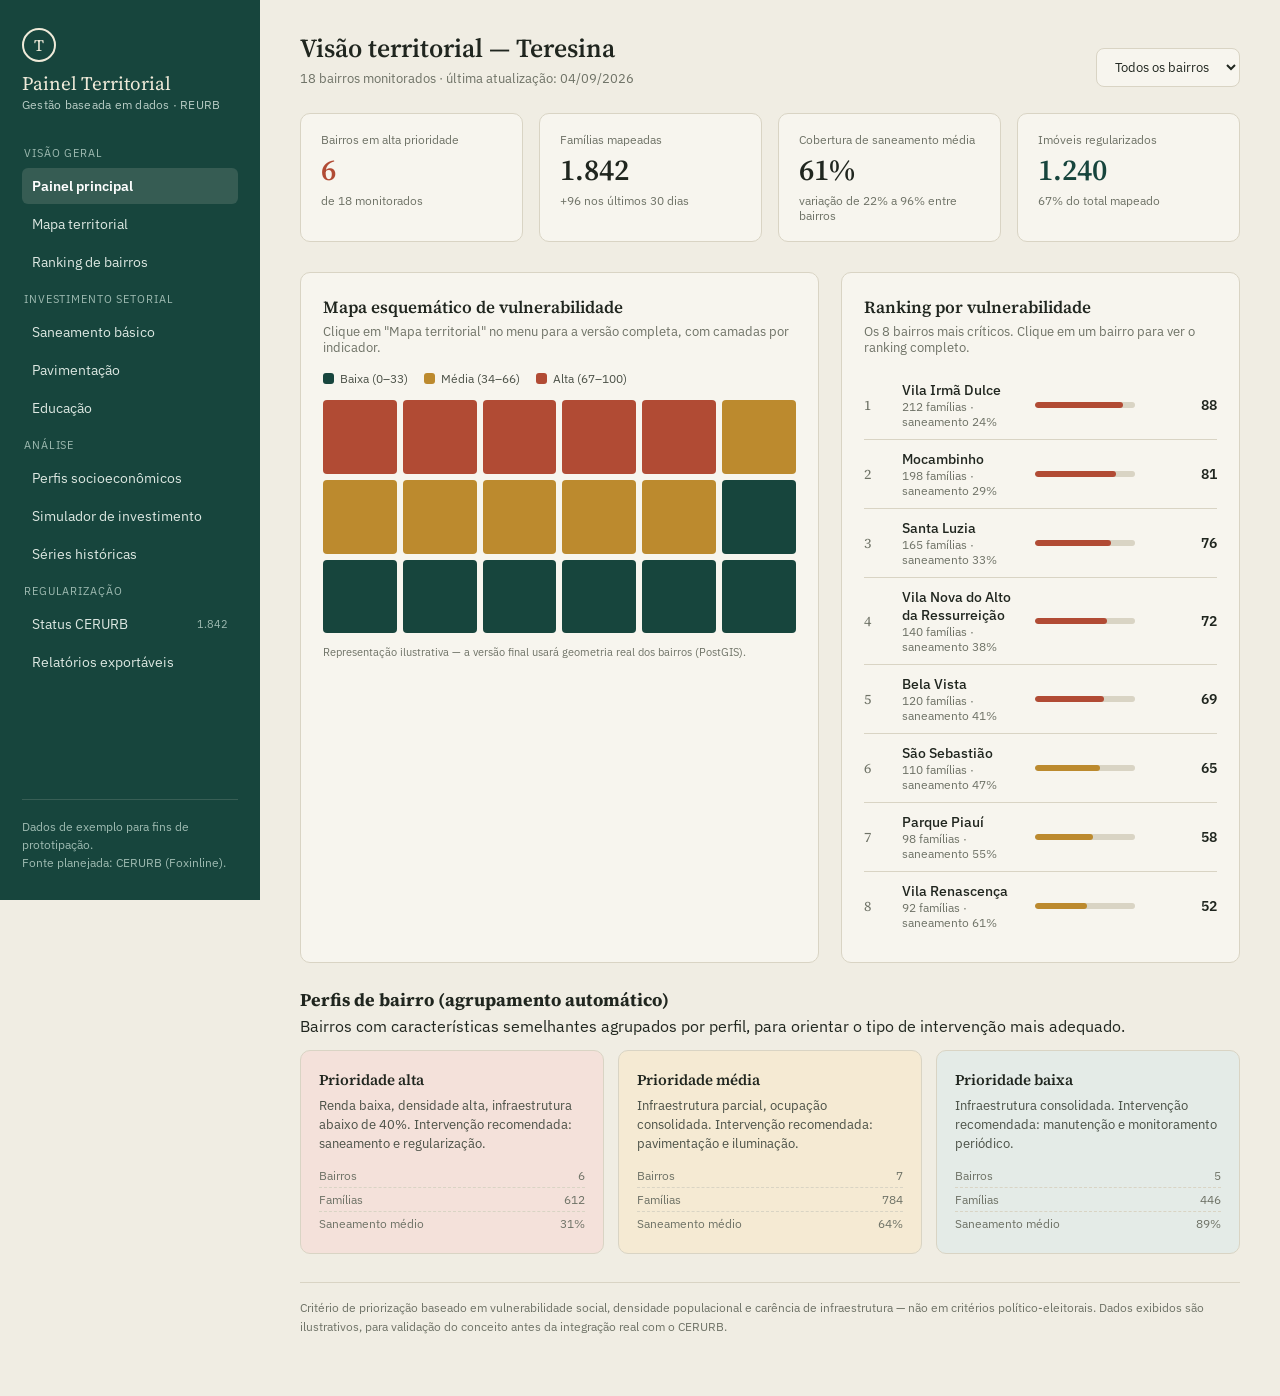
<file: .orca/drops/painel-gestao-municipal (1).html>
<!DOCTYPE html>
<html lang="pt-BR">
<head>
<meta charset="UTF-8">
<meta name="viewport" content="width=device-width, initial-scale=1.0">
<title>Painel de Gestão Territorial</title>
<link rel="preconnect" href="https://fonts.googleapis.com">
<link href="https://fonts.googleapis.com/css2?family=Source+Serif+4:opsz,wght@8..60,400;8..60,600;8..60,700&family=IBM+Plex+Sans:wght@400;500;600;700&display=swap" rel="stylesheet">
<style>
  :root{
    --paper:#F0EDE3;
    --paper-raised:#F7F5EE;
    --ink:#20261F;
    --ink-soft:#4B5147;
    --teal:#17453D;
    --teal-soft:#E4EBE7;
    --ochre:#BC8A2E;
    --ochre-soft:#F5EAD3;
    --terracotta:#B14B34;
    --terracotta-soft:#F4E1DA;
    --blue:#2E5C8A;
    --blue-soft:#E2EAF2;
    --slate:#6E7266;
    --line:#D9D4C4;
  }
  *{box-sizing:border-box;}
  html,body{margin:0;padding:0;background:var(--paper);color:var(--ink);font-family:'IBM Plex Sans',sans-serif;}
  h1,h2,h3,.serif{font-family:'Source Serif 4',serif;}
  .app{display:grid;grid-template-columns:260px 1fr;min-height:100vh;}

  .sidebar{background:var(--teal);color:#EFEAD9;padding:28px 22px;display:flex;flex-direction:column;gap:22px;position:sticky;top:0;height:100vh;overflow-y:auto;}
  .brand{display:flex;flex-direction:column;gap:2px;}
  .brand .mark{width:34px;height:34px;border:2px solid #EFEAD9;border-radius:50%;display:flex;align-items:center;justify-content:center;font-family:'Source Serif 4',serif;font-size:16px;margin-bottom:8px;}
  .brand .name{font-family:'Source Serif 4',serif;font-size:19px;line-height:1.2;}
  .brand .sub{font-size:12px;color:#B9CDC6;letter-spacing:.02em;}

  .nav-group{display:flex;flex-direction:column;gap:2px;}
  .nav-label{font-size:11px;color:#9FBBB2;text-transform:uppercase;letter-spacing:.08em;margin:12px 0 6px 2px;}
  .nav-item{padding:9px 10px;border-radius:6px;font-size:14px;color:#DCE7E1;cursor:pointer;display:flex;align-items:center;justify-content:space-between;border:none;background:none;text-align:left;width:100%;font-family:'IBM Plex Sans';}
  .nav-item.active{background:rgba(239,234,217,.14);color:#fff;font-weight:600;}
  .nav-item:hover:not(.active){background:rgba(239,234,217,.07);}
  .nav-item .count{font-size:11px;color:#9FBBB2;}

  .sidebar-foot{margin-top:auto;padding-top:18px;border-top:1px solid rgba(239,234,217,.15);font-size:12px;color:#9FBBB2;line-height:1.5;}

  .main{padding:30px 40px 60px;max-width:1180px;}
  .page{display:none;}
  .page.active{display:block;animation:fade .18s ease;}
  @keyframes fade{from{opacity:0;transform:translateY(4px);}to{opacity:1;transform:translateY(0);}}

  .topbar{display:flex;align-items:flex-end;justify-content:space-between;margin-bottom:26px;flex-wrap:wrap;gap:14px;}
  .topbar h1{font-size:26px;margin:0 0 4px;font-weight:600;}
  .topbar .meta{font-size:13px;color:var(--slate);}
  .select-region{background:var(--paper-raised);border:1px solid var(--line);border-radius:8px;padding:9px 14px;font-family:'IBM Plex Sans';font-size:13px;color:var(--ink);}

  .kpis{display:grid;grid-template-columns:repeat(4,1fr);gap:16px;margin-bottom:30px;}
  .kpi{background:var(--paper-raised);border:1px solid var(--line);border-radius:10px;padding:18px 20px;}
  .kpi .label{font-size:12px;color:var(--slate);margin-bottom:8px;}
  .kpi .value{font-family:'Source Serif 4',serif;font-size:30px;font-weight:600;line-height:1;}
  .kpi .delta{font-size:12px;margin-top:8px;color:var(--slate);}
  .kpi.alert .value{color:var(--terracotta);}
  .kpi.good .value{color:var(--teal);}
  .kpi.info .value{color:var(--blue);}

  .grid{display:grid;grid-template-columns:1.3fr 1fr;gap:22px;margin-bottom:24px;}
  .panel{background:var(--paper-raised);border:1px solid var(--line);border-radius:10px;padding:22px;}
  .panel h2{font-size:17px;margin:0 0 4px;font-weight:600;}
  .panel .desc{font-size:12.5px;color:var(--slate);margin-bottom:16px;}

  .map-legend{display:flex;gap:16px;margin-bottom:14px;font-size:12px;color:var(--ink-soft);flex-wrap:wrap;}
  .map-legend span{display:inline-flex;align-items:center;gap:6px;}
  .swatch{width:11px;height:11px;border-radius:3px;display:inline-block;}
  .map-grid{display:grid;grid-template-columns:repeat(6,1fr);gap:6px;}
  .map-grid.big{grid-template-columns:repeat(6,1fr);gap:10px;}
  .cell{aspect-ratio:1;border-radius:4px;position:relative;cursor:pointer;transition:transform .12s ease;}
  .cell:hover{transform:scale(1.06);z-index:2;}
  .cell .tip{position:absolute;bottom:100%;left:50%;transform:translateX(-50%);background:var(--ink);color:#fff;font-size:11px;padding:6px 8px;border-radius:6px;white-space:nowrap;opacity:0;pointer-events:none;transition:opacity .12s;margin-bottom:6px;}
  .cell:hover .tip{opacity:1;}
  .map-caption{font-size:11px;color:var(--slate);margin-top:12px;}
  .map-toggle{display:flex;gap:8px;margin-bottom:16px;flex-wrap:wrap;}
  .map-toggle button{padding:7px 13px;border-radius:7px;border:1px solid var(--line);background:#fff;font-size:12.5px;cursor:pointer;color:var(--ink-soft);font-family:'IBM Plex Sans';}
  .map-toggle button.active{background:var(--teal);color:#fff;border-color:var(--teal);}

  .rank-row{display:grid;grid-template-columns:26px 1fr auto 70px;align-items:center;gap:12px;padding:10px 0;border-bottom:1px solid var(--line);font-size:13.5px;cursor:pointer;}
  .rank-row:last-child{border-bottom:none;}
  .rank-row:hover{background:rgba(0,0,0,.02);}
  .rank-num{font-family:'Source Serif 4',serif;color:var(--slate);font-size:14px;}
  .rank-name{font-weight:500;}
  .rank-sub{font-size:11.5px;color:var(--slate);}
  .bar-track{height:6px;background:var(--line);border-radius:3px;width:100px;overflow:hidden;}
  .bar-fill{height:100%;border-radius:3px;}
  .rank-val{font-weight:600;text-align:right;font-variant-numeric:tabular-nums;}

  .clusters{display:grid;grid-template-columns:repeat(3,1fr);gap:14px;margin-bottom:24px;}
  .cluster-card{border-radius:10px;padding:18px;border:1px solid var(--line);}
  .cluster-card h3{font-size:15px;margin:0 0 6px;font-weight:600;}
  .cluster-card p{font-size:12.5px;color:var(--ink-soft);margin:0 0 12px;line-height:1.5;}
  .cluster-card .stat{font-size:12px;color:var(--slate);display:flex;justify-content:space-between;padding:4px 0;border-top:1px dashed var(--line);}
  .cluster-card .stat:first-of-type{border-top:none;}
  .c-high{background:var(--terracotta-soft);}
  .c-mid{background:var(--ochre-soft);}
  .c-low{background:var(--teal-soft);}
  .c-info{background:var(--blue-soft);}

  .sim-panel{background:var(--paper-raised);border:1px solid var(--line);border-radius:10px;padding:24px;margin-bottom:24px;}
  .sim-head{display:flex;justify-content:space-between;align-items:flex-start;margin-bottom:18px;flex-wrap:wrap;gap:10px;}
  .sim-controls{display:flex;gap:10px;flex-wrap:wrap;}
  .sim-btn{padding:8px 14px;border-radius:7px;border:1px solid var(--line);background:#fff;font-size:12.5px;cursor:pointer;color:var(--ink-soft);font-family:'IBM Plex Sans';}
  .sim-btn.active{background:var(--teal);color:#fff;border-color:var(--teal);}
  .sim-region-select{margin:14px 0;}
  .sim-region-select select{background:#fff;border:1px solid var(--line);border-radius:7px;padding:8px 12px;font-size:12.5px;font-family:'IBM Plex Sans';color:var(--ink);}
  .sim-result{display:grid;grid-template-columns:repeat(3,1fr);gap:16px;margin-top:16px;}
  .sim-result .box{background:#fff;border:1px solid var(--line);border-radius:8px;padding:14px 16px;}
  .sim-result .box .n{font-family:'Source Serif 4',serif;font-size:22px;font-weight:600;}
  .sim-result .box .l{font-size:11.5px;color:var(--slate);margin-top:4px;}

  .data-table{width:100%;border-collapse:collapse;font-size:13px;}
  .data-table th{text-align:left;font-size:11px;text-transform:uppercase;letter-spacing:.05em;color:var(--slate);padding:8px 10px;border-bottom:1px solid var(--line);font-weight:600;}
  .data-table td{padding:9px 10px;border-bottom:1px solid var(--line);}
  .data-table tr:hover td{background:rgba(0,0,0,.02);}
  .tag{display:inline-block;padding:2px 8px;border-radius:99px;font-size:11px;font-weight:600;}
  .tag.high{background:var(--terracotta-soft);color:var(--terracotta);}
  .tag.mid{background:var(--ochre-soft);color:var(--ochre);}
  .tag.low{background:var(--teal-soft);color:var(--teal);}

  .report-grid{display:grid;grid-template-columns:repeat(3,1fr);gap:16px;}
  .report-card{background:var(--paper-raised);border:1px solid var(--line);border-radius:10px;padding:18px;}
  .report-card h3{font-size:14.5px;margin:0 0 6px;}
  .report-card p{font-size:12px;color:var(--slate);margin:0 0 14px;line-height:1.5;}
  .report-card button{background:var(--teal);color:#fff;border:none;padding:8px 14px;border-radius:7px;font-size:12.5px;cursor:pointer;font-family:'IBM Plex Sans';}

  .trend-wrap{background:#fff;border:1px solid var(--line);border-radius:8px;padding:18px;}

  .footnote{font-size:11.5px;color:var(--slate);margin-top:28px;line-height:1.6;border-top:1px solid var(--line);padding-top:16px;}
</style>
</head>
<body>
<div class="app">

  <aside class="sidebar">
    <div class="brand">
      <div class="mark">T</div>
      <div class="name">Painel Territorial</div>
      <div class="sub">Gestão baseada em dados · REURB</div>
    </div>

    <nav>
      <div class="nav-group">
        <div class="nav-label">Visão geral</div>
        <button class="nav-item" data-page="overview">Painel principal</button>
        <button class="nav-item" data-page="mapa">Mapa territorial</button>
        <button class="nav-item" data-page="ranking">Ranking de bairros</button>
      </div>
      <div class="nav-group">
        <div class="nav-label">Investimento setorial</div>
        <button class="nav-item" data-page="saneamento">Saneamento básico</button>
        <button class="nav-item" data-page="pavimentacao">Pavimentação</button>
        <button class="nav-item" data-page="educacao">Educação</button>
      </div>
      <div class="nav-group">
        <div class="nav-label">Análise</div>
        <button class="nav-item" data-page="perfis">Perfis socioeconômicos</button>
        <button class="nav-item" data-page="simulador">Simulador de investimento</button>
        <button class="nav-item" data-page="historico">Séries históricas</button>
      </div>
      <div class="nav-group">
        <div class="nav-label">Regularização</div>
        <button class="nav-item" data-page="cerurb">Status CERURB <span class="count">1.842</span></button>
        <button class="nav-item" data-page="relatorios">Relatórios exportáveis</button>
      </div>
    </nav>

    <div class="sidebar-foot">
      Dados de exemplo para fins de prototipação.<br>Fonte planejada: CERURB (Foxinline).
    </div>
  </aside>

  <main class="main">

    <section class="page active" id="page-overview">
      <div class="topbar">
        <div>
          <h1>Visão territorial — Teresina</h1>
          <div class="meta">18 bairros monitorados · última atualização: 04/09/2026</div>
        </div>
        <select class="select-region">
          <option>Todos os bairros</option>
          <option>Zona Sudeste</option>
          <option>Zona Norte</option>
          <option>Zona Sul</option>
        </select>
      </div>

      <section class="kpis">
        <div class="kpi alert">
          <div class="label">Bairros em alta prioridade</div>
          <div class="value">6</div>
          <div class="delta">de 18 monitorados</div>
        </div>
        <div class="kpi">
          <div class="label">Famílias mapeadas</div>
          <div class="value">1.842</div>
          <div class="delta">+96 nos últimos 30 dias</div>
        </div>
        <div class="kpi">
          <div class="label">Cobertura de saneamento média</div>
          <div class="value">61%</div>
          <div class="delta">variação de 22% a 96% entre bairros</div>
        </div>
        <div class="kpi good">
          <div class="label">Imóveis regularizados</div>
          <div class="value">1.240</div>
          <div class="delta">67% do total mapeado</div>
        </div>
      </section>

      <section class="grid">
        <div class="panel">
          <h2>Mapa esquemático de vulnerabilidade</h2>
          <div class="desc">Clique em "Mapa territorial" no menu para a versão completa, com camadas por indicador.</div>
          <div class="map-legend">
            <span><i class="swatch" style="background:var(--teal)"></i>Baixa (0–33)</span>
            <span><i class="swatch" style="background:var(--ochre)"></i>Média (34–66)</span>
            <span><i class="swatch" style="background:var(--terracotta)"></i>Alta (67–100)</span>
          </div>
          <div class="map-grid" id="mapGridOverview"></div>
          <div class="map-caption">Representação ilustrativa — a versão final usará geometria real dos bairros (PostGIS).</div>
        </div>

        <div class="panel">
          <h2>Ranking por vulnerabilidade</h2>
          <div class="desc">Os 8 bairros mais críticos. Clique em um bairro para ver o ranking completo.</div>
          <div id="rankListOverview"></div>
        </div>
      </section>

      <section>
        <h2 style="font-size:18px;margin:0 0 4px;">Perfis de bairro (agrupamento automático)</h2>
        <div class="desc" style="margin-bottom:14px;">Bairros com características semelhantes agrupados por perfil, para orientar o tipo de intervenção mais adequado.</div>
        <div class="clusters">
          <div class="cluster-card c-high">
            <h3>Prioridade alta</h3>
            <p>Renda baixa, densidade alta, infraestrutura abaixo de 40%. Intervenção recomendada: saneamento e regularização.</p>
            <div class="stat"><span>Bairros</span><span>6</span></div>
            <div class="stat"><span>Famílias</span><span>612</span></div>
            <div class="stat"><span>Saneamento médio</span><span>31%</span></div>
          </div>
          <div class="cluster-card c-mid">
            <h3>Prioridade média</h3>
            <p>Infraestrutura parcial, ocupação consolidada. Intervenção recomendada: pavimentação e iluminação.</p>
            <div class="stat"><span>Bairros</span><span>7</span></div>
            <div class="stat"><span>Famílias</span><span>784</span></div>
            <div class="stat"><span>Saneamento médio</span><span>64%</span></div>
          </div>
          <div class="cluster-card c-low">
            <h3>Prioridade baixa</h3>
            <p>Infraestrutura consolidada. Intervenção recomendada: manutenção e monitoramento periódico.</p>
            <div class="stat"><span>Bairros</span><span>5</span></div>
            <div class="stat"><span>Famílias</span><span>446</span></div>
            <div class="stat"><span>Saneamento médio</span><span>89%</span></div>
          </div>
        </div>
      </section>

      <div class="footnote">
        Critério de priorização baseado em vulnerabilidade social, densidade populacional e carência de infraestrutura — não em critérios político-eleitorais. Dados exibidos são ilustrativos, para validação do conceito antes da integração real com o CERURB.
      </div>
    </section>

    <section class="page" id="page-mapa">
      <div class="topbar">
        <div><h1>Mapa territorial</h1><div class="meta">Alterne entre indicadores para visualizar diferentes camadas</div></div>
      </div>
      <div class="panel">
        <div class="map-toggle" id="mapLayerToggle">
          <button class="active" data-layer="iv">Vulnerabilidade</button>
          <button data-layer="saneamento">Saneamento</button>
          <button data-layer="pavimentacao">Pavimentação</button>
          <button data-layer="educacao">Evasão escolar</button>
        </div>
        <div class="map-legend" id="mapLegendBig"></div>
        <div class="map-grid big" id="mapGridBig"></div>
        <div class="map-caption">Representação ilustrativa em grade — a versão final usará geometria real dos bairros via PostGIS.</div>
      </div>
    </section>

    <section class="page" id="page-ranking">
      <div class="topbar">
        <div><h1>Ranking de bairros</h1><div class="meta">Todos os 18 bairros monitorados, por índice de vulnerabilidade</div></div>
      </div>
      <div class="panel">
        <table class="data-table">
          <thead><tr><th>#</th><th>Bairro</th><th>IV</th><th>Saneamento</th><th>Pavimentação</th><th>Evasão escolar</th><th>Famílias</th><th>Prioridade</th></tr></thead>
          <tbody id="rankingTableBody"></tbody>
        </table>
      </div>
    </section>

    <section class="page" id="page-saneamento">
      <div class="topbar">
        <div><h1>Saneamento básico</h1><div class="meta">Cobertura de água tratada, esgoto e coleta de resíduos por bairro</div></div>
      </div>
      <section class="kpis" id="kpiSaneamento"></section>
      <div class="panel">
        <h2>Bairros com menor cobertura</h2>
        <div class="desc">Ordenados do mais crítico ao menos crítico — candidatos prioritários a investimento.</div>
        <div id="rankSaneamento"></div>
      </div>
    </section>

    <section class="page" id="page-pavimentacao">
      <div class="topbar">
        <div><h1>Pavimentação</h1><div class="meta">Cobertura de vias pavimentadas e estimativa de extensão pendente</div></div>
      </div>
      <section class="kpis" id="kpiPavimentacao"></section>
      <div class="grid">
        <div class="panel">
          <h2>Bairros com menor cobertura de pavimentação</h2>
          <div class="desc">Km estimados de vias sem pavimentação, por bairro.</div>
          <div id="rankPavimentacao"></div>
        </div>
        <div class="panel">
          <h2>Classificação por urgência</h2>
          <div class="desc">Combinação de cobertura de pavimentação e densidade populacional.</div>
          <div class="clusters" style="grid-template-columns:1fr;">
            <div class="cluster-card c-high"><h3>Urgente</h3><p>Cobertura abaixo de 40% em áreas densamente povoadas.</p><div class="stat"><span>Bairros</span><span id="pav-urgente-n">-</span></div></div>
            <div class="cluster-card c-mid"><h3>Atenção</h3><p>Cobertura entre 40% e 70%, com deterioração progressiva das vias.</p><div class="stat"><span>Bairros</span><span id="pav-atencao-n">-</span></div></div>
            <div class="cluster-card c-low"><h3>Estável</h3><p>Cobertura acima de 70%, foco em manutenção preventiva.</p><div class="stat"><span>Bairros</span><span id="pav-estavel-n">-</span></div></div>
          </div>
        </div>
      </div>
    </section>

    <section class="page" id="page-educacao">
      <div class="topbar">
        <div><h1>Educação</h1><div class="meta">Distância média até a escola, evasão escolar e matrículas por bairro</div></div>
      </div>
      <section class="kpis" id="kpiEducacao"></section>
      <div class="grid">
        <div class="panel">
          <h2>Bairros com maior taxa de evasão</h2>
          <div class="desc">Prioridade para ações de permanência escolar e transporte.</div>
          <div id="rankEducacao"></div>
        </div>
        <div class="panel">
          <h2>Cobertura escolar</h2>
          <div class="desc">Distância média até a unidade escolar mais próxima, por bairro.</div>
          <table class="data-table">
            <thead><tr><th>Bairro</th><th>Escolas</th><th>Distância média</th><th>Matrículas</th></tr></thead>
            <tbody id="tabelaEducacao"></tbody>
          </table>
        </div>
      </div>
    </section>

    <section class="page" id="page-perfis">
      <div class="topbar">
        <div><h1>Perfis socioeconômicos</h1><div class="meta">Composição familiar, renda e condições de moradia por bairro</div></div>
      </div>
      <div class="panel">
        <table class="data-table">
          <thead><tr><th>Bairro</th><th>Renda predominante</th><th>Moradores/domicílio</th><th>Presença de idosos</th><th>Presença de crianças</th><th>Tipo de posse predominante</th></tr></thead>
          <tbody id="tabelaPerfis"></tbody>
        </table>
      </div>
    </section>

    <section class="page" id="page-simulador">
      <div class="topbar">
        <div><h1>Simulador de investimento</h1><div class="meta">Estime o custo-benefício social antes de decidir onde alocar recursos</div></div>
      </div>
      <div class="sim-panel">
        <div class="sim-head">
          <div>
            <h2 style="font-size:17px;margin:0 0 4px;">Parâmetros da simulação</h2>
            <div class="desc" style="margin:0;">Escolha o tipo de investimento e o bairro para estimar o impacto.</div>
          </div>
          <div class="sim-controls" id="simTypeButtons">
            <button class="sim-btn active" data-t="saneamento">Saneamento</button>
            <button class="sim-btn" data-t="pavimentacao">Pavimentação</button>
            <button class="sim-btn" data-t="iluminacao">Iluminação</button>
            <button class="sim-btn" data-t="educacao">Educação</button>
          </div>
        </div>
        <div class="sim-region-select">
          <label style="font-size:12.5px;color:var(--slate);margin-right:8px;">Bairro:</label>
          <select id="simRegionSelect"></select>
        </div>
        <div class="sim-result" id="simResult"></div>
      </div>
      <div class="footnote">
        Custo-benefício social = população beneficiada estimada / valor investido. Critério técnico e auditável, alternativo ao uso político-eleitoral de dados públicos.
      </div>
    </section>

    <section class="page" id="page-historico">
      <div class="topbar">
        <div><h1>Séries históricas</h1><div class="meta">Evolução dos indicadores ao longo do tempo</div></div>
      </div>
      <div class="panel">
        <h2>Cobertura média de saneamento no município</h2>
        <div class="desc">Últimos 6 semestres — evolução acumulada com os investimentos realizados.</div>
        <div class="trend-wrap"><svg id="trendChart" width="100%" height="220" viewBox="0 0 640 220"></svg></div>
      </div>
    </section>

    <section class="page" id="page-cerurb">
      <div class="topbar">
        <div><h1>Status CERURB</h1><div class="meta">Andamento da regularização fundiária por bairro</div></div>
      </div>
      <section class="kpis">
        <div class="kpi good"><div class="label">Regularizados</div><div class="value">1.240</div><div class="delta">67% do total</div></div>
        <div class="kpi info"><div class="label">Em análise</div><div class="value">402</div><div class="delta">22% do total</div></div>
        <div class="kpi alert"><div class="label">Pendentes</div><div class="value">200</div><div class="delta">11% do total</div></div>
        <div class="kpi"><div class="label">Tempo médio do processo</div><div class="value">7,4</div><div class="delta">meses, do cadastro ao registro</div></div>
      </section>
      <div class="panel">
        <h2>Status por bairro</h2>
        <table class="data-table">
          <thead><tr><th>Bairro</th><th>Regularizados</th><th>Em análise</th><th>Pendentes</th></tr></thead>
          <tbody id="tabelaCerurb"></tbody>
        </table>
      </div>
    </section>

    <section class="page" id="page-relatorios">
      <div class="topbar">
        <div><h1>Relatórios exportáveis</h1><div class="meta">Modelos prontos para prestação de contas e planejamento</div></div>
      </div>
      <div class="report-grid">
        <div class="report-card"><h3>Relatório de vulnerabilidade territorial</h3><p>Ranking completo, metodologia do índice e recomendações por bairro.</p><button>Gerar PDF</button></div>
        <div class="report-card"><h3>Relatório de saneamento básico</h3><p>Cobertura por bairro, evolução histórica e priorização de investimento.</p><button>Gerar PDF</button></div>
        <div class="report-card"><h3>Relatório de pavimentação</h3><p>Km pavimentados, pendentes e classificação de urgência por bairro.</p><button>Gerar PDF</button></div>
        <div class="report-card"><h3>Relatório de educação</h3><p>Evasão escolar, cobertura e distância média por bairro.</p><button>Gerar PDF</button></div>
        <div class="report-card"><h3>Relatório de regularização fundiária</h3><p>Status consolidado do CERURB, por bairro e por etapa do processo.</p><button>Gerar PDF</button></div>
        <div class="report-card"><h3>Relatório de simulações de investimento</h3><p>Histórico de simulações realizadas e cenários comparados.</p><button>Gerar PDF</button></div>
      </div>
    </section>

  </main>
</div>

<script>
const bairros = [
  {nome:"Vila Irmã Dulce", iv:88, saneamento:24, pavimentacao:31, evasao:14.2, escolas:1, distEscola:2.4, matriculas:410, familias:212, renda:"até 1 SM", moradores:4.6, idosos:true, criancas:true, posse:"Posseiro", pendentes:64, analise:58, regularizados:90},
  {nome:"Mocambinho", iv:81, saneamento:29, pavimentacao:36, evasao:12.8, escolas:1, distEscola:2.1, matriculas:380, familias:198, renda:"até 1 SM", moradores:4.3, idosos:true, criancas:true, posse:"Posseiro", pendentes:52, analise:60, regularizados:86},
  {nome:"Santa Luzia", iv:76, saneamento:33, pavimentacao:41, evasao:11.5, escolas:2, distEscola:1.8, matriculas:355, familias:165, renda:"1–2 SM", moradores:4.1, idosos:false, criancas:true, posse:"Cessão", pendentes:38, analise:49, regularizados:78},
  {nome:"Vila Nova do Alto da Ressurreição", iv:72, saneamento:38, pavimentacao:44, evasao:10.9, escolas:2, distEscola:1.7, matriculas:330, familias:140, renda:"1–2 SM", moradores:4.0, idosos:true, criancas:true, posse:"Posseiro", pendentes:24, analise:44, regularizados:72},
  {nome:"Bela Vista", iv:69, saneamento:41, pavimentacao:47, evasao:9.8, escolas:2, distEscola:1.6, matriculas:300, familias:120, renda:"1–2 SM", moradores:3.9, idosos:false, criancas:true, posse:"Cessão", pendentes:18, analise:38, regularizados:64},
  {nome:"São Sebastião", iv:65, saneamento:47, pavimentacao:53, evasao:9.1, escolas:2, distEscola:1.5, matriculas:290, familias:110, renda:"1–2 SM", moradores:3.8, idosos:true, criancas:true, posse:"Proprietário informal", pendentes:14, analise:31, regularizados:65},
  {nome:"Parque Piauí", iv:58, saneamento:55, pavimentacao:58, evasao:8.0, escolas:2, distEscola:1.3, matriculas:270, familias:98, renda:"2–3 SM", moradores:3.6, idosos:false, criancas:true, posse:"Proprietário informal", pendentes:10, analise:24, regularizados:64},
  {nome:"Vila Renascença", iv:52, saneamento:61, pavimentacao:63, evasao:7.2, escolas:3, distEscola:1.2, matriculas:255, familias:92, renda:"2–3 SM", moradores:3.5, idosos:false, criancas:true, posse:"Proprietário informal", pendentes:7, analise:19, regularizados:66},
  {nome:"Todos os Santos", iv:47, saneamento:66, pavimentacao:68, evasao:6.4, escolas:3, distEscola:1.1, matriculas:240, familias:88, renda:"2–3 SM", moradores:3.4, idosos:true, criancas:false, posse:"Proprietário informal", pendentes:5, analise:15, regularizados:68},
  {nome:"Aeroporto", iv:41, saneamento:72, pavimentacao:74, evasao:5.6, escolas:3, distEscola:1.0, matriculas:220, familias:80, renda:"2–3 SM", moradores:3.2, idosos:false, criancas:false, posse:"Proprietário", pendentes:4, analise:12, regularizados:64},
  {nome:"Ilhotas", iv:34, saneamento:79, pavimentacao:80, evasao:4.9, escolas:3, distEscola:0.9, matriculas:205, familias:70, renda:"3+ SM", moradores:3.1, idosos:false, criancas:false, posse:"Proprietário", pendentes:3, analise:9, regularizados:58},
  {nome:"Horto Florestal", iv:29, saneamento:84, pavimentacao:83, evasao:4.2, escolas:4, distEscola:0.8, matriculas:190, familias:64, renda:"3+ SM", moradores:3.0, idosos:false, criancas:false, posse:"Proprietário", pendentes:2, analise:7, regularizados:55},
  {nome:"Fátima", iv:24, saneamento:88, pavimentacao:87, evasao:3.6, escolas:4, distEscola:0.7, matriculas:180, familias:60, renda:"3+ SM", moradores:2.9, idosos:false, criancas:false, posse:"Proprietário", pendentes:1, analise:5, regularizados:54},
  {nome:"Jóquei", iv:20, saneamento:91, pavimentacao:90, evasao:3.1, escolas:4, distEscola:0.6, matriculas:170, familias:55, renda:"3+ SM", moradores:2.8, idosos:false, criancas:false, posse:"Proprietário", pendentes:1, analise:4, regularizados:50},
  {nome:"Noivos", iv:17, saneamento:93, pavimentacao:92, evasao:2.8, escolas:4, distEscola:0.6, matriculas:160, familias:50, renda:"3+ SM", moradores:2.7, idosos:false, criancas:false, posse:"Proprietário", pendentes:0, analise:3, regularizados:47},
  {nome:"Cabral", iv:14, saneamento:94, pavimentacao:93, evasao:2.5, escolas:5, distEscola:0.5, matriculas:150, familias:48, renda:"3+ SM", moradores:2.6, idosos:false, criancas:false, posse:"Proprietário", pendentes:0, analise:2, regularizados:46},
  {nome:"São Cristóvão", iv:12, saneamento:94, pavimentacao:94, evasao:2.3, escolas:5, distEscola:0.5, matriculas:145, familias:44, renda:"3+ SM", moradores:2.5, idosos:false, criancas:false, posse:"Proprietário", pendentes:0, analise:2, regularizados:42},
  {nome:"Centro", iv:9, saneamento:96, pavimentacao:96, evasao:1.9, escolas:6, distEscola:0.4, matriculas:140, familias:40, renda:"3+ SM", moradores:2.4, idosos:false, criancas:false, posse:"Proprietário", pendentes:0, analise:1, regularizados:39},
];

const cv = getComputedStyle(document.documentElement);
function colorFor(val){
  if(val >= 67) return cv.getPropertyValue('--terracotta');
  if(val >= 34) return cv.getPropertyValue('--ochre');
  return cv.getPropertyValue('--teal');
}
function colorForInverse(val){
  if(val < 40) return cv.getPropertyValue('--terracotta');
  if(val < 70) return cv.getPropertyValue('--ochre');
  return cv.getPropertyValue('--teal');
}
function prioTag(iv){
  if(iv>=67) return '<span class="tag high">Alta</span>';
  if(iv>=34) return '<span class="tag mid">Média</span>';
  return '<span class="tag low">Baixa</span>';
}
function fmtPct(n){ return n + '%'; }

const navItems = document.querySelectorAll('.nav-item[data-page]');
const pages = document.querySelectorAll('.page');
function goToPage(id){
  pages.forEach(p=>p.classList.toggle('active', p.id === 'page-'+id));
  navItems.forEach(n=>n.classList.toggle('active', n.dataset.page === id));
  window.scrollTo(0,0);
  window.location.hash = id;
}
navItems.forEach(item=>{
  item.addEventListener('click', ()=> goToPage(item.dataset.page));
});
window.addEventListener('DOMContentLoaded', ()=>{
  const initial = window.location.hash.replace('#','') || 'overview';
  goToPage(initial);
});

function buildMiniMap(containerId){
  const el = document.getElementById(containerId);
  bairros.forEach(b=>{
    const cell = document.createElement('div');
    cell.className='cell';
    cell.style.background = colorFor(b.iv);
    cell.innerHTML = `<div class="tip">${b.nome} · IV ${b.iv}</div>`;
    cell.addEventListener('click', ()=>goToPage('ranking'));
    el.appendChild(cell);
  });
}
buildMiniMap('mapGridOverview');

function buildRankMini(containerId, limit){
  const el = document.getElementById(containerId);
  const sorted = [...bairros].sort((a,b)=>b.iv-a.iv).slice(0,limit);
  sorted.forEach((b,i)=>{
    const row = document.createElement('div');
    row.className='rank-row';
    row.innerHTML = `
      <div class="rank-num">${i+1}</div>
      <div><div class="rank-name">${b.nome}</div><div class="rank-sub">${b.familias} famílias · saneamento ${b.saneamento}%</div></div>
      <div class="bar-track"><div class="bar-fill" style="width:${b.iv}%;background:${colorFor(b.iv)}"></div></div>
      <div class="rank-val">${b.iv}</div>`;
    row.addEventListener('click', ()=>goToPage('ranking'));
    el.appendChild(row);
  });
}
buildRankMini('rankListOverview', 8);

const layerConfig = {
  iv:{label:'Índice de vulnerabilidade', getVal:b=>b.iv, color:colorFor, legend:[['Baixa (0–33)','--teal'],['Média (34–66)','--ochre'],['Alta (67–100)','--terracotta']]},
  saneamento:{label:'Cobertura de saneamento', getVal:b=>b.saneamento, color:colorForInverse, legend:[['Crítica (<40%)','--terracotta'],['Parcial (40–70%)','--ochre'],['Boa (>70%)','--teal']]},
  pavimentacao:{label:'Cobertura de pavimentação', getVal:b=>b.pavimentacao, color:colorForInverse, legend:[['Crítica (<40%)','--terracotta'],['Parcial (40–70%)','--ochre'],['Boa (>70%)','--teal']]},
  educacao:{label:'Taxa de evasão escolar', getVal:b=>b.evasao*6, color:colorFor, legend:[['Baixa evasão','--teal'],['Média evasão','--ochre'],['Alta evasão','--terracotta']]},
};
const mapGridBig = document.getElementById('mapGridBig');
const mapLegendBig = document.getElementById('mapLegendBig');
function renderBigMap(layerKey){
  const cfg = layerConfig[layerKey];
  mapGridBig.innerHTML = '';
  bairros.forEach(b=>{
    const val = cfg.getVal(b);
    const cell = document.createElement('div');
    cell.className='cell';
    cell.style.background = cfg.color(val);
    cell.innerHTML = `<div class="tip">${b.nome} · ${cfg.label}: ${layerKey==='educacao'? b.evasao+'%':Math.round(val)}</div>`;
    cell.addEventListener('click', ()=>goToPage('ranking'));
    mapGridBig.appendChild(cell);
  });
  mapLegendBig.innerHTML = cfg.legend.map(([label,varName])=>
    `<span><i class="swatch" style="background:${cv.getPropertyValue(varName)}"></i>${label}</span>`).join('');
}
document.querySelectorAll('#mapLayerToggle button').forEach(btn=>{
  btn.addEventListener('click', ()=>{
    document.querySelectorAll('#mapLayerToggle button').forEach(b=>b.classList.remove('active'));
    btn.classList.add('active');
    renderBigMap(btn.dataset.layer);
  });
});
renderBigMap('iv');

const rankingBody = document.getElementById('rankingTableBody');
[...bairros].sort((a,b)=>b.iv-a.iv).forEach((b,i)=>{
  const tr = document.createElement('tr');
  tr.innerHTML = `<td>${i+1}</td><td>${b.nome}</td><td>${b.iv}</td><td>${fmtPct(b.saneamento)}</td><td>${fmtPct(b.pavimentacao)}</td><td>${b.evasao}%</td><td>${b.familias}</td><td>${prioTag(b.iv)}</td>`;
  rankingBody.appendChild(tr);
});

const saneamentoMedio = Math.round(bairros.reduce((s,b)=>s+b.saneamento,0)/bairros.length);
const criticosSaneamento = bairros.filter(b=>b.saneamento<40).length;
document.getElementById('kpiSaneamento').innerHTML = `
  <div class="kpi"><div class="label">Cobertura média</div><div class="value">${saneamentoMedio}%</div><div class="delta">média entre os 18 bairros</div></div>
  <div class="kpi alert"><div class="label">Bairros críticos</div><div class="value">${criticosSaneamento}</div><div class="delta">cobertura abaixo de 40%</div></div>
  <div class="kpi">
    <div class="label">Menor cobertura</div><div class="value">${Math.min(...bairros.map(b=>b.saneamento))}%</div><div class="delta">${bairros.reduce((a,b)=>a.saneamento<b.saneamento?a:b).nome}</div>
  </div>
  <div class="kpi good"><div class="label">Maior cobertura</div><div class="value">${Math.max(...bairros.map(b=>b.saneamento))}%</div><div class="delta">${bairros.reduce((a,b)=>a.saneamento>b.saneamento?a:b).nome}</div></div>
`;
const rankSaneamentoEl = document.getElementById('rankSaneamento');
[...bairros].sort((a,b)=>a.saneamento-b.saneamento).slice(0,10).forEach((b,i)=>{
  const row = document.createElement('div');
  row.className='rank-row';
  row.innerHTML = `<div class="rank-num">${i+1}</div><div><div class="rank-name">${b.nome}</div><div class="rank-sub">${b.familias} famílias</div></div>
  <div class="bar-track"><div class="bar-fill" style="width:${b.saneamento}%;background:${colorForInverse(b.saneamento)}"></div></div>
  <div class="rank-val">${b.saneamento}%</div>`;
  rankSaneamentoEl.appendChild(row);
});

const pavMedio = Math.round(bairros.reduce((s,b)=>s+b.pavimentacao,0)/bairros.length);
const kmPendentes = bairros.reduce((s,b)=>s + Math.round((100-b.pavimentacao)*0.18),0);
document.getElementById('kpiPavimentacao').innerHTML = `
  <div class="kpi"><div class="label">Cobertura média</div><div class="value">${pavMedio}%</div><div class="delta">média entre os 18 bairros</div></div>
  <div class="kpi alert"><div class="label">Km estimados sem pavimentação</div><div class="value">${kmPendentes}</div><div class="delta">estimativa a partir da cobertura declarada</div></div>
  <div class="kpi"><div class="label">Bairros abaixo de 50%</div><div class="value">${bairros.filter(b=>b.pavimentacao<50).length}</div><div class="delta">candidatos a investimento prioritário</div></div>
  <div class="kpi good"><div class="label">Bairros acima de 85%</div><div class="value">${bairros.filter(b=>b.pavimentacao>=85).length}</div><div class="delta">foco em manutenção</div></div>
`;
const rankPavEl = document.getElementById('rankPavimentacao');
[...bairros].sort((a,b)=>a.pavimentacao-b.pavimentacao).slice(0,10).forEach((b,i)=>{
  const kmFalta = Math.round((100-b.pavimentacao)*0.18);
  const row = document.createElement('div');
  row.className='rank-row';
  row.innerHTML = `<div class="rank-num">${i+1}</div><div><div class="rank-name">${b.nome}</div><div class="rank-sub">~${kmFalta} km sem pavimentação</div></div>
  <div class="bar-track"><div class="bar-fill" style="width:${b.pavimentacao}%;background:${colorForInverse(b.pavimentacao)}"></div></div>
  <div class="rank-val">${b.pavimentacao}%</div>`;
  rankPavEl.appendChild(row);
});
document.getElementById('pav-urgente-n').textContent = bairros.filter(b=>b.pavimentacao<40).length;
document.getElementById('pav-atencao-n').textContent = bairros.filter(b=>b.pavimentacao>=40 && b.pavimentacao<70).length;
document.getElementById('pav-estavel-n').textContent = bairros.filter(b=>b.pavimentacao>=70).length;

const evasaoMedia = (bairros.reduce((s,b)=>s+b.evasao,0)/bairros.length).toFixed(1);
const distMedia = (bairros.reduce((s,b)=>s+b.distEscola,0)/bairros.length).toFixed(1);
const totalEscolas = bairros.reduce((s,b)=>s+b.escolas,0);
const totalMatriculas = bairros.reduce((s,b)=>s+b.matriculas,0);
document.getElementById('kpiEducacao').innerHTML = `
  <div class="kpi alert"><div class="label">Taxa de evasão média</div><div class="value">${evasaoMedia}%</div><div class="delta">variação de ${Math.min(...bairros.map(b=>b.evasao))}% a ${Math.max(...bairros.map(b=>b.evasao))}%</div></div>
  <div class="kpi"><div class="label">Distância média até a escola</div><div class="value">${distMedia} km</div><div class="delta">média entre os 18 bairros</div></div>
  <div class="kpi"><div class="label">Escolas mapeadas</div><div class="value">${totalEscolas}</div><div class="delta">unidades na área monitorada</div></div>
  <div class="kpi good"><div class="label">Matrículas ativas</div><div class="value">${totalMatriculas.toLocaleString('pt-BR')}</div><div class="delta">total na área monitorada</div></div>
`;
const rankEducEl = document.getElementById('rankEducacao');
[...bairros].sort((a,b)=>b.evasao-a.evasao).slice(0,10).forEach((b,i)=>{
  const row = document.createElement('div');
  row.className='rank-row';
  row.innerHTML = `<div class="rank-num">${i+1}</div><div><div class="rank-name">${b.nome}</div><div class="rank-sub">${b.distEscola} km até a escola mais próxima</div></div>
  <div class="bar-track"><div class="bar-fill" style="width:${b.evasao*6}%;background:${colorFor(b.evasao*6)}"></div></div>
  <div class="rank-val">${b.evasao}%</div>`;
  rankEducEl.appendChild(row);
});
const tabelaEducEl = document.getElementById('tabelaEducacao');
bairros.forEach(b=>{
  const tr = document.createElement('tr');
  tr.innerHTML = `<td>${b.nome}</td><td>${b.escolas}</td><td>${b.distEscola} km</td><td>${b.matriculas}</td>`;
  tabelaEducEl.appendChild(tr);
});

const tabelaPerfisEl = document.getElementById('tabelaPerfis');
bairros.forEach(b=>{
  const tr = document.createElement('tr');
  tr.innerHTML = `<td>${b.nome}</td><td>${b.renda}</td><td>${b.moradores}</td><td>${b.idosos?'Sim':'Não'}</td><td>${b.criancas?'Sim':'Não'}</td><td>${b.posse}</td>`;
  tabelaPerfisEl.appendChild(tr);
});

const tabelaCerurbEl = document.getElementById('tabelaCerurb');
bairros.forEach(b=>{
  const tr = document.createElement('tr');
  tr.innerHTML = `<td>${b.nome}</td><td>${b.regularizados}</td><td>${b.analise}</td><td>${b.pendentes}</td>`;
  tabelaCerurbEl.appendChild(tr);
});

const simRegionSelect = document.getElementById('simRegionSelect');
bairros.forEach(b=>{
  const opt = document.createElement('option');
  opt.value = b.nome; opt.textContent = b.nome;
  simRegionSelect.appendChild(opt);
});
simRegionSelect.value = 'Vila Irmã Dulce';

const simFormulas = {
  saneamento:{custoPorFamilia:2260, reducaoPorFamiliaAtendida:0.09, labelValor:'Investimento estimado em saneamento'},
  pavimentacao:{custoPorFamilia:1450, reducaoPorFamiliaAtendida:0.05, labelValor:'Investimento estimado em pavimentação'},
  iluminacao:{custoPorFamilia:480, reducaoPorFamiliaAtendida:0.03, labelValor:'Investimento estimado em iluminação'},
  educacao:{custoPorFamilia:610, reducaoPorFamiliaAtendida:0.06, labelValor:'Investimento estimado em ações educacionais'},
};
let simType = 'saneamento';
function runSimulation(){
  const b = bairros.find(x=>x.nome === simRegionSelect.value);
  const f = simFormulas[simType];
  const valor = Math.round(b.familias * f.custoPorFamilia);
  const pessoas = Math.round(b.familias * b.moradores);
  const reducao = Math.min(30, Math.round(b.familias * f.reducaoPorFamiliaAtendida));
  document.getElementById('simResult').innerHTML = `
    <div class="box"><div class="n">R$ ${valor.toLocaleString('pt-BR')}</div><div class="l">${f.labelValor}</div></div>
    <div class="box"><div class="n">${pessoas.toLocaleString('pt-BR')}</div><div class="l">Pessoas beneficiadas (estimativa)</div></div>
    <div class="box"><div class="n">-${reducao} pts</div><div class="l">Redução estimada no índice de vulnerabilidade</div></div>
  `;
}
document.querySelectorAll('#simTypeButtons .sim-btn').forEach(btn=>{
  btn.addEventListener('click', ()=>{
    document.querySelectorAll('#simTypeButtons .sim-btn').forEach(b=>b.classList.remove('active'));
    btn.classList.add('active');
    simType = btn.dataset.t;
    runSimulation();
  });
});
simRegionSelect.addEventListener('change', runSimulation);
runSimulation();

const trendData = [42,47,51,55,58,61];
const trendLabels = ['2024.1','2024.2','2025.1','2025.2','2026.1','2026.2'];
const svg = document.getElementById('trendChart');
const w=640,h=220,pad=36;
const maxV=100, minV=0;
const stepX = (w-pad*2)/(trendData.length-1);
function xFor(i){return pad+i*stepX;}
function yFor(v){return h-pad-((v-minV)/(maxV-minV))*(h-pad*2);}
let path = `M ${xFor(0)} ${yFor(trendData[0])}`;
trendData.forEach((v,i)=>{ if(i>0) path += ` L ${xFor(i)} ${yFor(v)}`; });
let svgHtml = `<line x1="${pad}" y1="${h-pad}" x2="${w-pad}" y2="${h-pad}" stroke="${cv.getPropertyValue('--line')}" stroke-width="1"/>`;
svgHtml += `<path d="${path}" fill="none" stroke="${cv.getPropertyValue('--teal')}" stroke-width="2.5"/>`;
trendData.forEach((v,i)=>{
  svgHtml += `<circle cx="${xFor(i)}" cy="${yFor(v)}" r="4" fill="${cv.getPropertyValue('--teal')}"/>`;
  svgHtml += `<text x="${xFor(i)}" y="${h-pad+18}" font-size="10.5" fill="${cv.getPropertyValue('--slate')}" text-anchor="middle" font-family="IBM Plex Sans">${trendLabels[i]}</text>`;
  svgHtml += `<text x="${xFor(i)}" y="${yFor(v)-10}" font-size="11" fill="${cv.getPropertyValue('--ink')}" text-anchor="middle" font-family="IBM Plex Sans" font-weight="600">${v}%</text>`;
});
svg.innerHTML = svgHtml;
</script>
</body>
</html>
</file>
<file: painel/vendor/leaflet/leaflet.css>
/* required styles */

.leaflet-pane,
.leaflet-tile,
.leaflet-marker-icon,
.leaflet-marker-shadow,
.leaflet-tile-container,
.leaflet-pane > svg,
.leaflet-pane > canvas,
.leaflet-zoom-box,
.leaflet-image-layer,
.leaflet-layer {
	position: absolute;
	left: 0;
	top: 0;
	}
.leaflet-container {
	overflow: hidden;
	}
.leaflet-tile,
.leaflet-marker-icon,
.leaflet-marker-shadow {
	-webkit-user-select: none;
	   -moz-user-select: none;
	        user-select: none;
	  -webkit-user-drag: none;
	}
/* Prevents IE11 from highlighting tiles in blue */
.leaflet-tile::selection {
	background: transparent;
}
/* Safari renders non-retina tile on retina better with this, but Chrome is worse */
.leaflet-safari .leaflet-tile {
	image-rendering: -webkit-optimize-contrast;
	}
/* hack that prevents hw layers "stretching" when loading new tiles */
.leaflet-safari .leaflet-tile-container {
	width: 1600px;
	height: 1600px;
	-webkit-transform-origin: 0 0;
	}
.leaflet-marker-icon,
.leaflet-marker-shadow {
	display: block;
	}
/* .leaflet-container svg: reset svg max-width decleration shipped in Joomla! (joomla.org) 3.x */
/* .leaflet-container img: map is broken in FF if you have max-width: 100% on tiles */
.leaflet-container .leaflet-overlay-pane svg {
	max-width: none !important;
	max-height: none !important;
	}
.leaflet-container .leaflet-marker-pane img,
.leaflet-container .leaflet-shadow-pane img,
.leaflet-container .leaflet-tile-pane img,
.leaflet-container img.leaflet-image-layer,
.leaflet-container .leaflet-tile {
	max-width: none !important;
	max-height: none !important;
	width: auto;
	padding: 0;
	}

.leaflet-container img.leaflet-tile {
	/* See: https://bugs.chromium.org/p/chromium/issues/detail?id=600120 */
	mix-blend-mode: plus-lighter;
}

.leaflet-container.leaflet-touch-zoom {
	-ms-touch-action: pan-x pan-y;
	touch-action: pan-x pan-y;
	}
.leaflet-container.leaflet-touch-drag {
	-ms-touch-action: pinch-zoom;
	/* Fallback for FF which doesn't support pinch-zoom */
	touch-action: none;
	touch-action: pinch-zoom;
}
.leaflet-container.leaflet-touch-drag.leaflet-touch-zoom {
	-ms-touch-action: none;
	touch-action: none;
}
.leaflet-container {
	-webkit-tap-highlight-color: transparent;
}
.leaflet-container a {
	-webkit-tap-highlight-color: rgba(51, 181, 229, 0.4);
}
.leaflet-tile {
	filter: inherit;
	visibility: hidden;
	}
.leaflet-tile-loaded {
	visibility: inherit;
	}
.leaflet-zoom-box {
	width: 0;
	height: 0;
	-moz-box-sizing: border-box;
	     box-sizing: border-box;
	z-index: 800;
	}
/* workaround for https://bugzilla.mozilla.org/show_bug.cgi?id=888319 */
.leaflet-overlay-pane svg {
	-moz-user-select: none;
	}

.leaflet-pane         { z-index: 400; }

.leaflet-tile-pane    { z-index: 200; }
.leaflet-overlay-pane { z-index: 400; }
.leaflet-shadow-pane  { z-index: 500; }
.leaflet-marker-pane  { z-index: 600; }
.leaflet-tooltip-pane   { z-index: 650; }
.leaflet-popup-pane   { z-index: 700; }

.leaflet-map-pane canvas { z-index: 100; }
.leaflet-map-pane svg    { z-index: 200; }

.leaflet-vml-shape {
	width: 1px;
	height: 1px;
	}
.lvml {
	behavior: url(#default#VML);
	display: inline-block;
	position: absolute;
	}


/* control positioning */

.leaflet-control {
	position: relative;
	z-index: 800;
	pointer-events: visiblePainted; /* IE 9-10 doesn't have auto */
	pointer-events: auto;
	}
.leaflet-top,
.leaflet-bottom {
	position: absolute;
	z-index: 1000;
	pointer-events: none;
	}
.leaflet-top {
	top: 0;
	}
.leaflet-right {
	right: 0;
	}
.leaflet-bottom {
	bottom: 0;
	}
.leaflet-left {
	left: 0;
	}
.leaflet-control {
	float: left;
	clear: both;
	}
.leaflet-right .leaflet-control {
	float: right;
	}
.leaflet-top .leaflet-control {
	margin-top: 10px;
	}
.leaflet-bottom .leaflet-control {
	margin-bottom: 10px;
	}
.leaflet-left .leaflet-control {
	margin-left: 10px;
	}
.leaflet-right .leaflet-control {
	margin-right: 10px;
	}


/* zoom and fade animations */

.leaflet-fade-anim .leaflet-popup {
	opacity: 0;
	-webkit-transition: opacity 0.2s linear;
	   -moz-transition: opacity 0.2s linear;
	        transition: opacity 0.2s linear;
	}
.leaflet-fade-anim .leaflet-map-pane .leaflet-popup {
	opacity: 1;
	}
.leaflet-zoom-animated {
	-webkit-transform-origin: 0 0;
	    -ms-transform-origin: 0 0;
	        transform-origin: 0 0;
	}
svg.leaflet-zoom-animated {
	will-change: transform;
}

.leaflet-zoom-anim .leaflet-zoom-animated {
	-webkit-transition: -webkit-transform 0.25s cubic-bezier(0,0,0.25,1);
	   -moz-transition:    -moz-transform 0.25s cubic-bezier(0,0,0.25,1);
	        transition:         transform 0.25s cubic-bezier(0,0,0.25,1);
	}
.leaflet-zoom-anim .leaflet-tile,
.leaflet-pan-anim .leaflet-tile {
	-webkit-transition: none;
	   -moz-transition: none;
	        transition: none;
	}

.leaflet-zoom-anim .leaflet-zoom-hide {
	visibility: hidden;
	}


/* cursors */

.leaflet-interactive {
	cursor: pointer;
	}
.leaflet-grab {
	cursor: -webkit-grab;
	cursor:    -moz-grab;
	cursor:         grab;
	}
.leaflet-crosshair,
.leaflet-crosshair .leaflet-interactive {
	cursor: crosshair;
	}
.leaflet-popup-pane,
.leaflet-control {
	cursor: auto;
	}
.leaflet-dragging .leaflet-grab,
.leaflet-dragging .leaflet-grab .leaflet-interactive,
.leaflet-dragging .leaflet-marker-draggable {
	cursor: move;
	cursor: -webkit-grabbing;
	cursor:    -moz-grabbing;
	cursor:         grabbing;
	}

/* marker & overlays interactivity */
.leaflet-marker-icon,
.leaflet-marker-shadow,
.leaflet-image-layer,
.leaflet-pane > svg path,
.leaflet-tile-container {
	pointer-events: none;
	}

.leaflet-marker-icon.leaflet-interactive,
.leaflet-image-layer.leaflet-interactive,
.leaflet-pane > svg path.leaflet-interactive,
svg.leaflet-image-layer.leaflet-interactive path {
	pointer-events: visiblePainted; /* IE 9-10 doesn't have auto */
	pointer-events: auto;
	}

/* visual tweaks */

.leaflet-container {
	background: #ddd;
	outline-offset: 1px;
	}
.leaflet-container a {
	color: #0078A8;
	}
.leaflet-zoom-box {
	border: 2px dotted #38f;
	background: rgba(255,255,255,0.5);
	}


/* general typography */
.leaflet-container {
	font-family: "Helvetica Neue", Arial, Helvetica, sans-serif;
	font-size: 12px;
	font-size: 0.75rem;
	line-height: 1.5;
	}


/* general toolbar styles */

.leaflet-bar {
	box-shadow: 0 1px 5px rgba(0,0,0,0.65);
	border-radius: 4px;
	}
.leaflet-bar a {
	background-color: #fff;
	border-bottom: 1px solid #ccc;
	width: 26px;
	height: 26px;
	line-height: 26px;
	display: block;
	text-align: center;
	text-decoration: none;
	color: black;
	}
.leaflet-bar a,
.leaflet-control-layers-toggle {
	background-position: 50% 50%;
	background-repeat: no-repeat;
	display: block;
	}
.leaflet-bar a:hover,
.leaflet-bar a:focus {
	background-color: #f4f4f4;
	}
.leaflet-bar a:first-child {
	border-top-left-radius: 4px;
	border-top-right-radius: 4px;
	}
.leaflet-bar a:last-child {
	border-bottom-left-radius: 4px;
	border-bottom-right-radius: 4px;
	border-bottom: none;
	}
.leaflet-bar a.leaflet-disabled {
	cursor: default;
	background-color: #f4f4f4;
	color: #bbb;
	}

.leaflet-touch .leaflet-bar a {
	width: 30px;
	height: 30px;
	line-height: 30px;
	}
.leaflet-touch .leaflet-bar a:first-child {
	border-top-left-radius: 2px;
	border-top-right-radius: 2px;
	}
.leaflet-touch .leaflet-bar a:last-child {
	border-bottom-left-radius: 2px;
	border-bottom-right-radius: 2px;
	}

/* zoom control */

.leaflet-control-zoom-in,
.leaflet-control-zoom-out {
	font: bold 18px 'Lucida Console', Monaco, monospace;
	text-indent: 1px;
	}

.leaflet-touch .leaflet-control-zoom-in, .leaflet-touch .leaflet-control-zoom-out  {
	font-size: 22px;
	}


/* layers control */

.leaflet-control-layers {
	box-shadow: 0 1px 5px rgba(0,0,0,0.4);
	background: #fff;
	border-radius: 5px;
	}
.leaflet-control-layers-toggle {
	background-image: url(images/layers.png);
	width: 36px;
	height: 36px;
	}
.leaflet-retina .leaflet-control-layers-toggle {
	background-image: url(images/layers-2x.png);
	background-size: 26px 26px;
	}
.leaflet-touch .leaflet-control-layers-toggle {
	width: 44px;
	height: 44px;
	}
.leaflet-control-layers .leaflet-control-layers-list,
.leaflet-control-layers-expanded .leaflet-control-layers-toggle {
	display: none;
	}
.leaflet-control-layers-expanded .leaflet-control-layers-list {
	display: block;
	position: relative;
	}
.leaflet-control-layers-expanded {
	padding: 6px 10px 6px 6px;
	color: #333;
	background: #fff;
	}
.leaflet-control-layers-scrollbar {
	overflow-y: scroll;
	overflow-x: hidden;
	padding-right: 5px;
	}
.leaflet-control-layers-selector {
	margin-top: 2px;
	position: relative;
	top: 1px;
	}
.leaflet-control-layers label {
	display: block;
	font-size: 13px;
	font-size: 1.08333em;
	}
.leaflet-control-layers-separator {
	height: 0;
	border-top: 1px solid #ddd;
	margin: 5px -10px 5px -6px;
	}

/* Default icon URLs */
.leaflet-default-icon-path { /* used only in path-guessing heuristic, see L.Icon.Default */
	background-image: url(images/marker-icon.png);
	}


/* attribution and scale controls */

.leaflet-container .leaflet-control-attribution {
	background: #fff;
	background: rgba(255, 255, 255, 0.8);
	margin: 0;
	}
.leaflet-control-attribution,
.leaflet-control-scale-line {
	padding: 0 5px;
	color: #333;
	line-height: 1.4;
	}
.leaflet-control-attribution a {
	text-decoration: none;
	}
.leaflet-control-attribution a:hover,
.leaflet-control-attribution a:focus {
	text-decoration: underline;
	}
.leaflet-attribution-flag {
	display: inline !important;
	vertical-align: baseline !important;
	width: 1em;
	height: 0.6669em;
	}
.leaflet-left .leaflet-control-scale {
	margin-left: 5px;
	}
.leaflet-bottom .leaflet-control-scale {
	margin-bottom: 5px;
	}
.leaflet-control-scale-line {
	border: 2px solid #777;
	border-top: none;
	line-height: 1.1;
	padding: 2px 5px 1px;
	white-space: nowrap;
	-moz-box-sizing: border-box;
	     box-sizing: border-box;
	background: rgba(255, 255, 255, 0.8);
	text-shadow: 1px 1px #fff;
	}
.leaflet-control-scale-line:not(:first-child) {
	border-top: 2px solid #777;
	border-bottom: none;
	margin-top: -2px;
	}
.leaflet-control-scale-line:not(:first-child):not(:last-child) {
	border-bottom: 2px solid #777;
	}

.leaflet-touch .leaflet-control-attribution,
.leaflet-touch .leaflet-control-layers,
.leaflet-touch .leaflet-bar {
	box-shadow: none;
	}
.leaflet-touch .leaflet-control-layers,
.leaflet-touch .leaflet-bar {
	border: 2px solid rgba(0,0,0,0.2);
	background-clip: padding-box;
	}


/* popup */

.leaflet-popup {
	position: absolute;
	text-align: center;
	margin-bottom: 20px;
	}
.leaflet-popup-content-wrapper {
	padding: 1px;
	text-align: left;
	border-radius: 12px;
	}
.leaflet-popup-content {
	margin: 13px 24px 13px 20px;
	line-height: 1.3;
	font-size: 13px;
	font-size: 1.08333em;
	min-height: 1px;
	}
.leaflet-popup-content p {
	margin: 17px 0;
	margin: 1.3em 0;
	}
.leaflet-popup-tip-container {
	width: 40px;
	height: 20px;
	position: absolute;
	left: 50%;
	margin-top: -1px;
	margin-left: -20px;
	overflow: hidden;
	pointer-events: none;
	}
.leaflet-popup-tip {
	width: 17px;
	height: 17px;
	padding: 1px;

	margin: -10px auto 0;
	pointer-events: auto;

	-webkit-transform: rotate(45deg);
	   -moz-transform: rotate(45deg);
	    -ms-transform: rotate(45deg);
	        transform: rotate(45deg);
	}
.leaflet-popup-content-wrapper,
.leaflet-popup-tip {
	background: white;
	color: #333;
	box-shadow: 0 3px 14px rgba(0,0,0,0.4);
	}
.leaflet-container a.leaflet-popup-close-button {
	position: absolute;
	top: 0;
	right: 0;
	border: none;
	text-align: center;
	width: 24px;
	height: 24px;
	font: 16px/24px Tahoma, Verdana, sans-serif;
	color: #757575;
	text-decoration: none;
	background: transparent;
	}
.leaflet-container a.leaflet-popup-close-button:hover,
.leaflet-container a.leaflet-popup-close-button:focus {
	color: #585858;
	}
.leaflet-popup-scrolled {
	overflow: auto;
	}

.leaflet-oldie .leaflet-popup-content-wrapper {
	-ms-zoom: 1;
	}
.leaflet-oldie .leaflet-popup-tip {
	width: 24px;
	margin: 0 auto;

	-ms-filter: "progid:DXImageTransform.Microsoft.Matrix(M11=0.70710678, M12=0.70710678, M21=-0.70710678, M22=0.70710678)";
	filter: progid:DXImageTransform.Microsoft.Matrix(M11=0.70710678, M12=0.70710678, M21=-0.70710678, M22=0.70710678);
	}

.leaflet-oldie .leaflet-control-zoom,
.leaflet-oldie .leaflet-control-layers,
.leaflet-oldie .leaflet-popup-content-wrapper,
.leaflet-oldie .leaflet-popup-tip {
	border: 1px solid #999;
	}


/* div icon */

.leaflet-div-icon {
	background: #fff;
	border: 1px solid #666;
	}


/* Tooltip */
/* Base styles for the element that has a tooltip */
.leaflet-tooltip {
	position: absolute;
	padding: 6px;
	background-color: #fff;
	border: 1px solid #fff;
	border-radius: 3px;
	color: #222;
	white-space: nowrap;
	-webkit-user-select: none;
	-moz-user-select: none;
	-ms-user-select: none;
	user-select: none;
	pointer-events: none;
	box-shadow: 0 1px 3px rgba(0,0,0,0.4);
	}
.leaflet-tooltip.leaflet-interactive {
	cursor: pointer;
	pointer-events: auto;
	}
.leaflet-tooltip-top:before,
.leaflet-tooltip-bottom:before,
.leaflet-tooltip-left:before,
.leaflet-tooltip-right:before {
	position: absolute;
	pointer-events: none;
	border: 6px solid transparent;
	background: transparent;
	content: "";
	}

/* Directions */

.leaflet-tooltip-bottom {
	margin-top: 6px;
}
.leaflet-tooltip-top {
	margin-top: -6px;
}
.leaflet-tooltip-bottom:before,
.leaflet-tooltip-top:before {
	left: 50%;
	margin-left: -6px;
	}
.leaflet-tooltip-top:before {
	bottom: 0;
	margin-bottom: -12px;
	border-top-color: #fff;
	}
.leaflet-tooltip-bottom:before {
	top: 0;
	margin-top: -12px;
	margin-left: -6px;
	border-bottom-color: #fff;
	}
.leaflet-tooltip-left {
	margin-left: -6px;
}
.leaflet-tooltip-right {
	margin-left: 6px;
}
.leaflet-tooltip-left:before,
.leaflet-tooltip-right:before {
	top: 50%;
	margin-top: -6px;
	}
.leaflet-tooltip-left:before {
	right: 0;
	margin-right: -12px;
	border-left-color: #fff;
	}
.leaflet-tooltip-right:before {
	left: 0;
	margin-left: -12px;
	border-right-color: #fff;
	}

/* Printing */

@media print {
	/* Prevent printers from removing background-images of controls. */
	.leaflet-control {
		-webkit-print-color-adjust: exact;
		print-color-adjust: exact;
		}
	}
</file>
